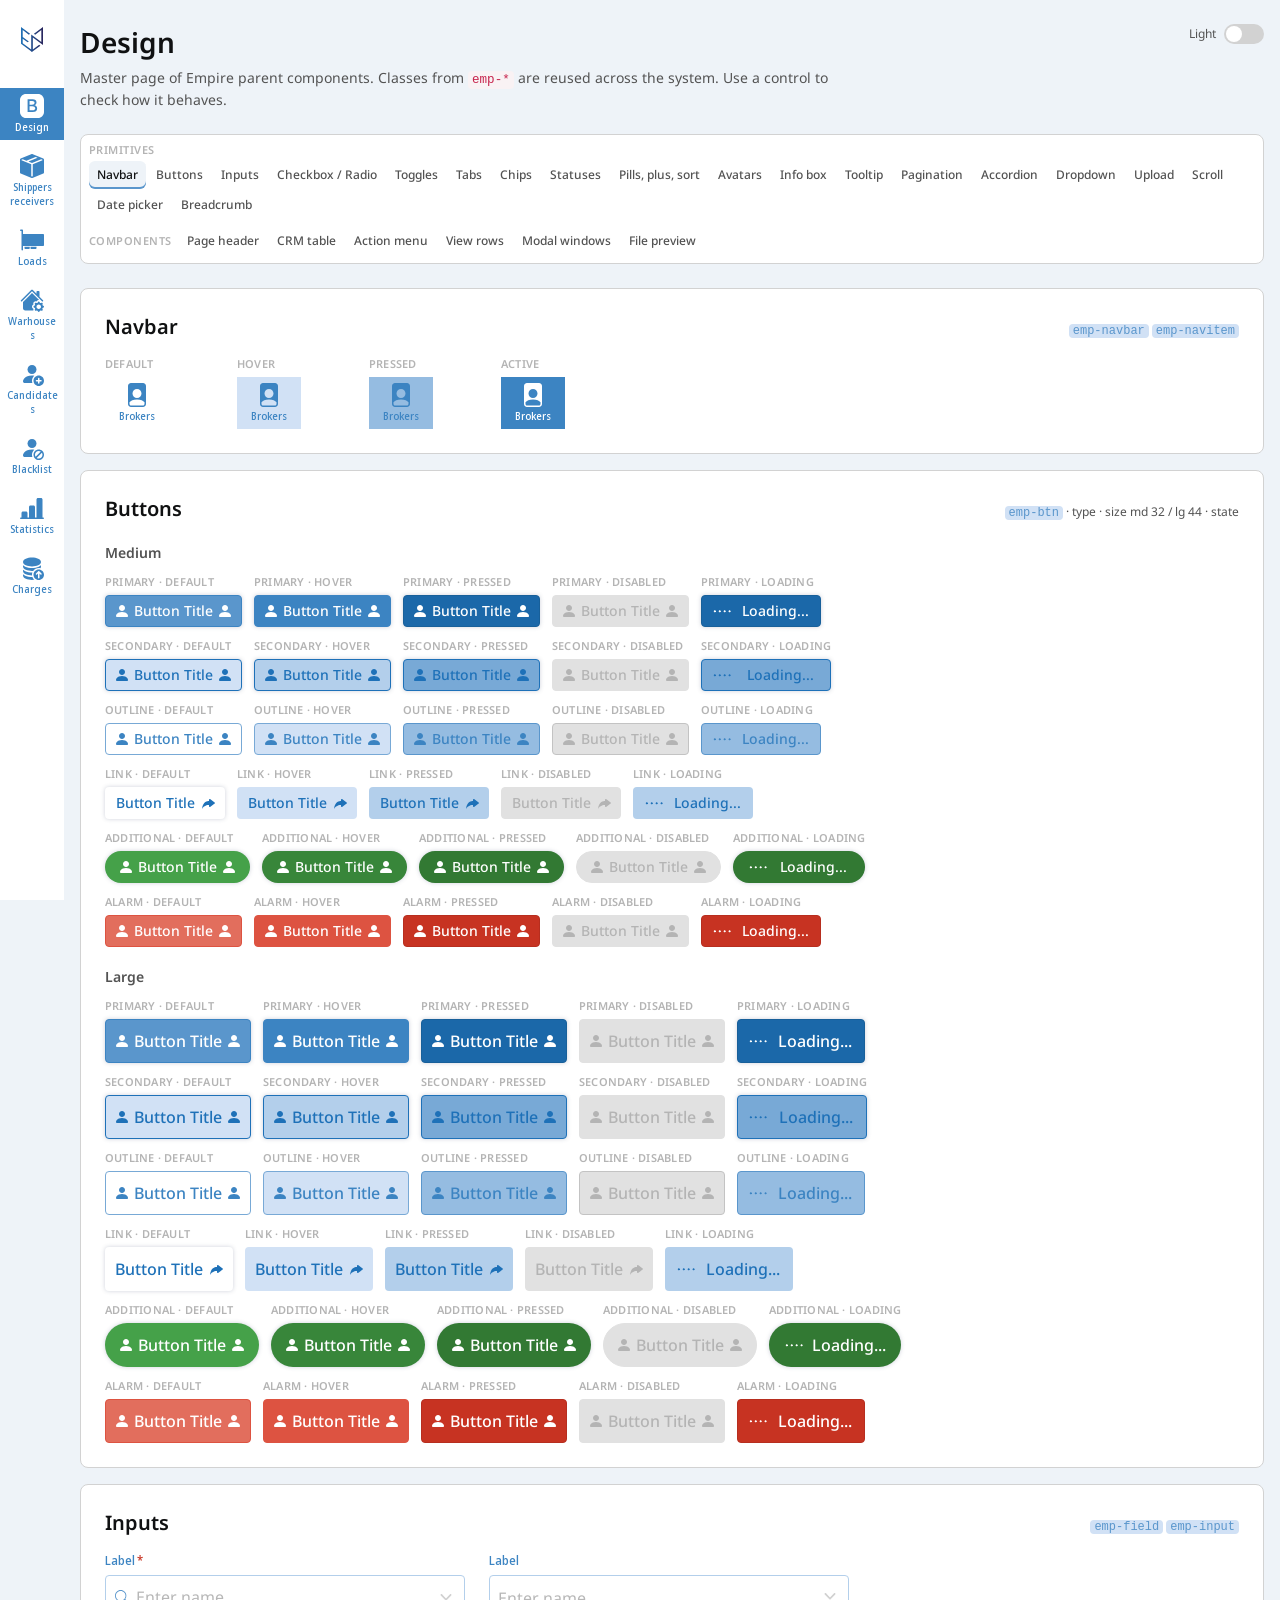
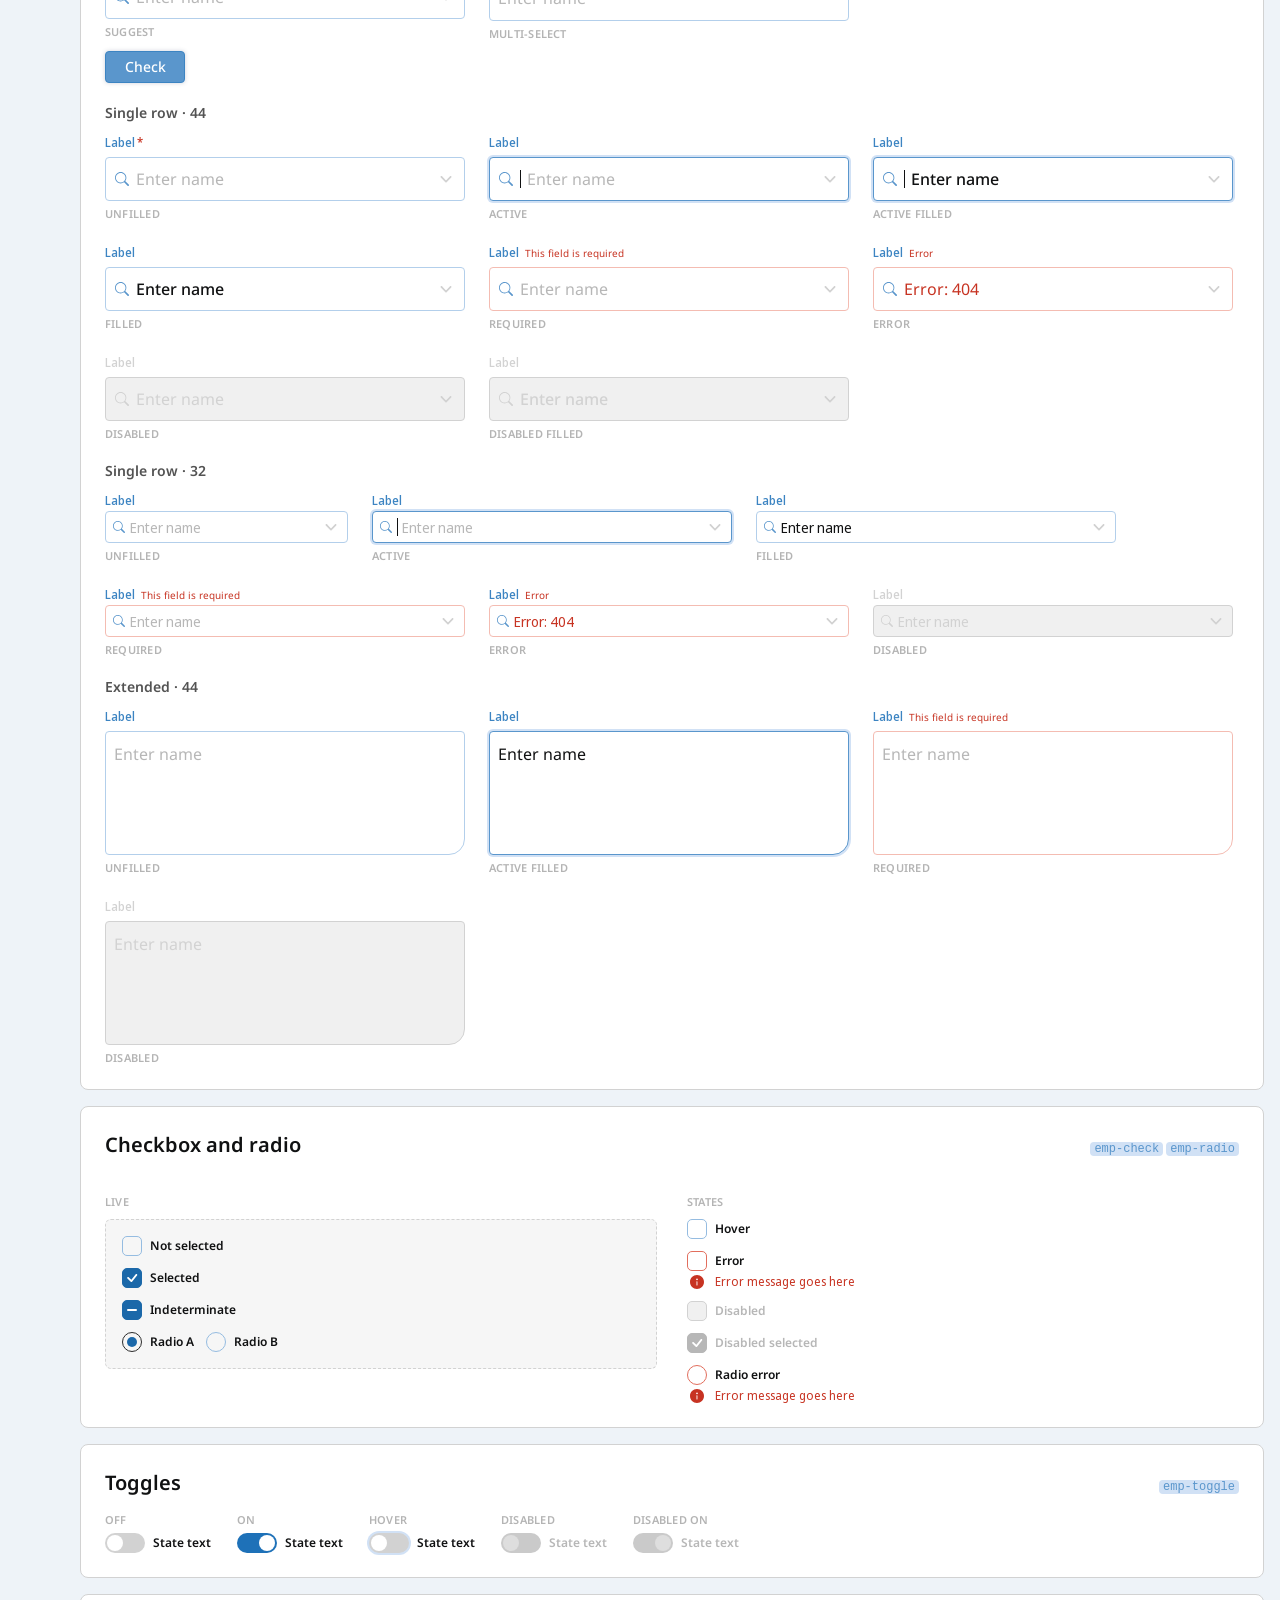
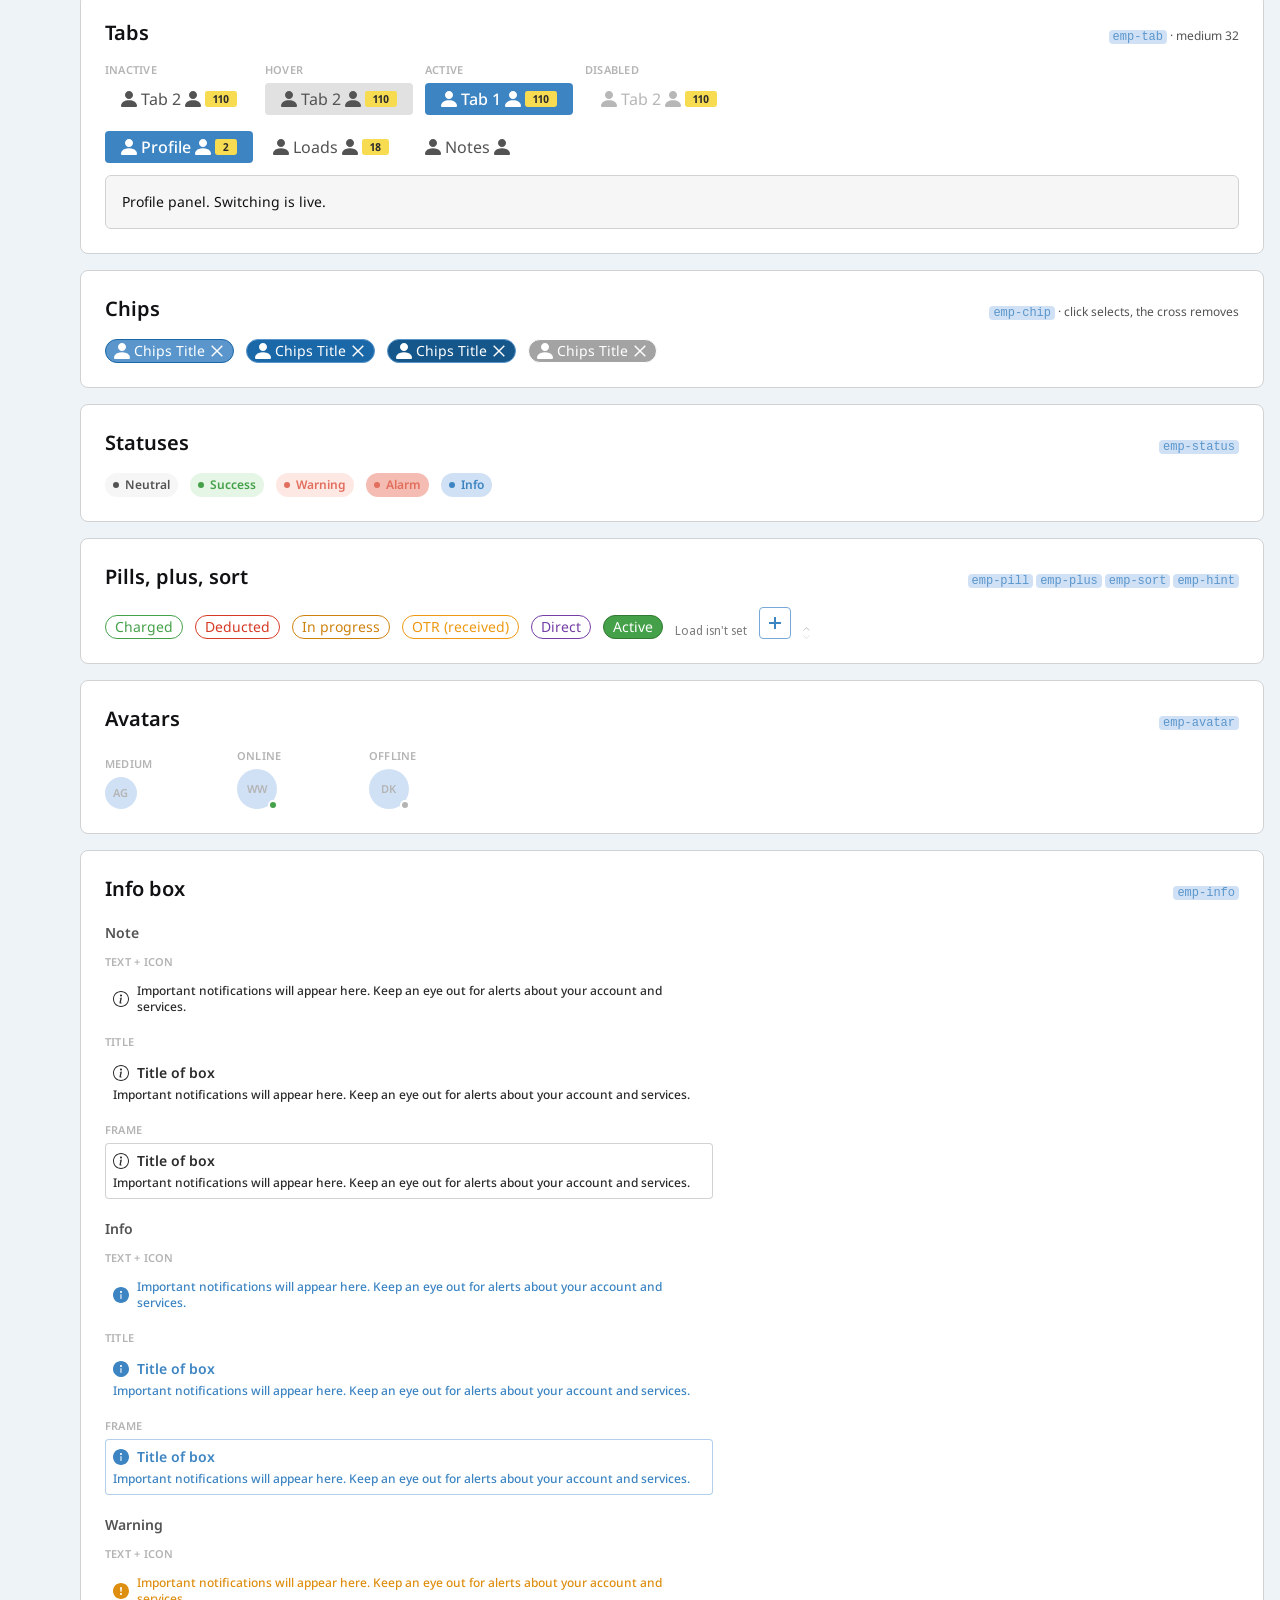
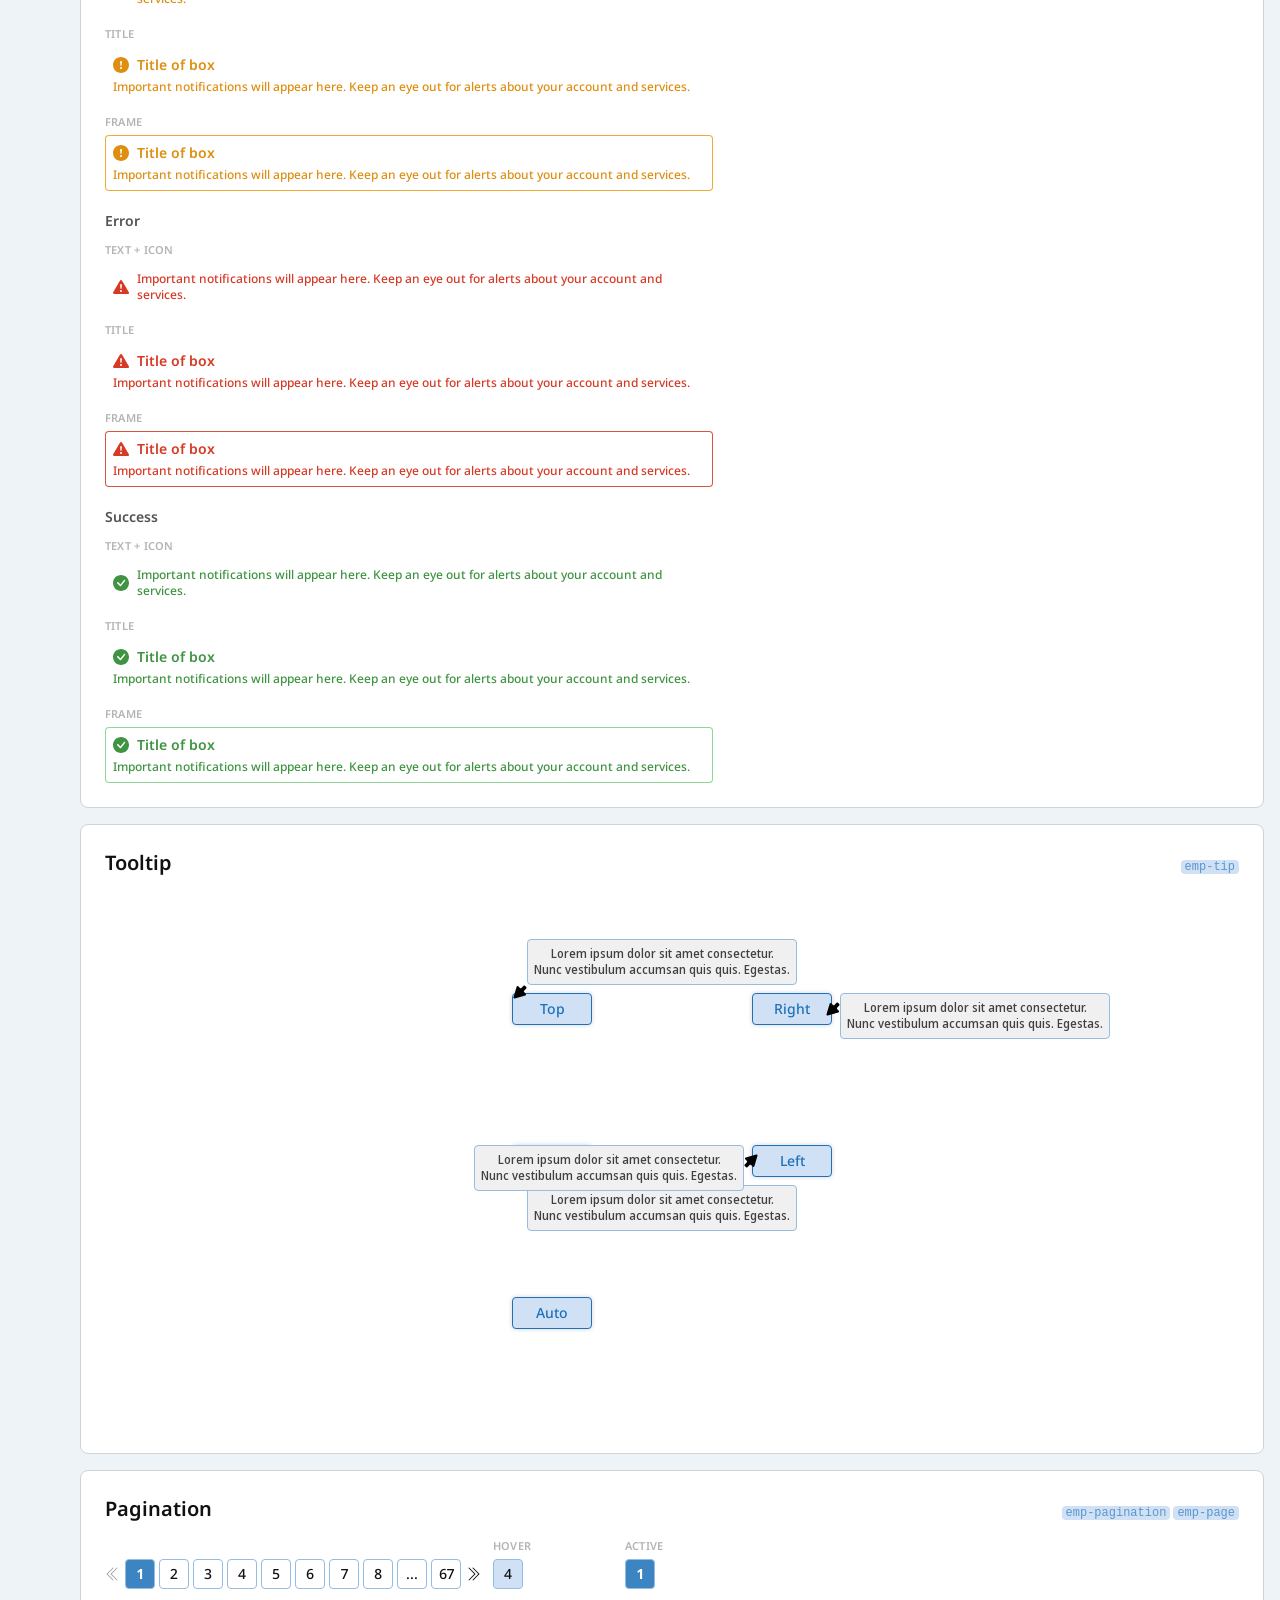
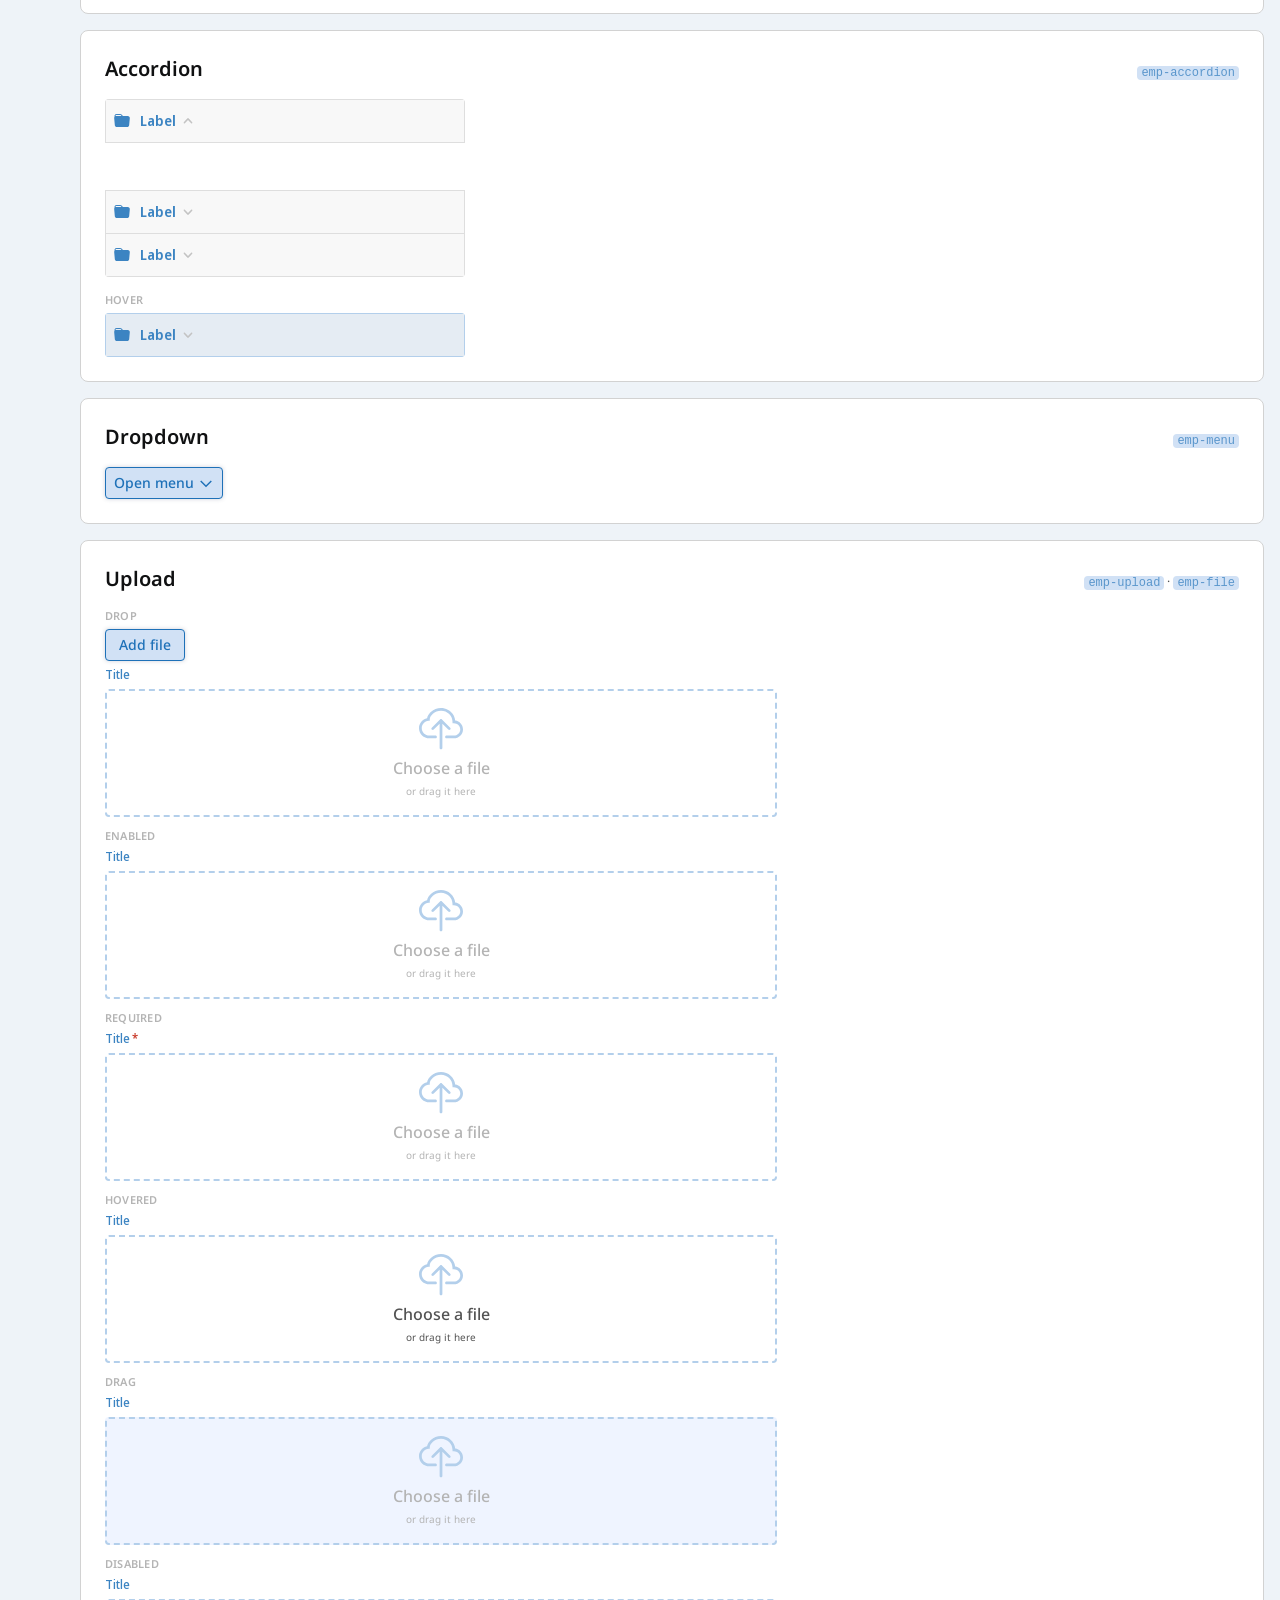
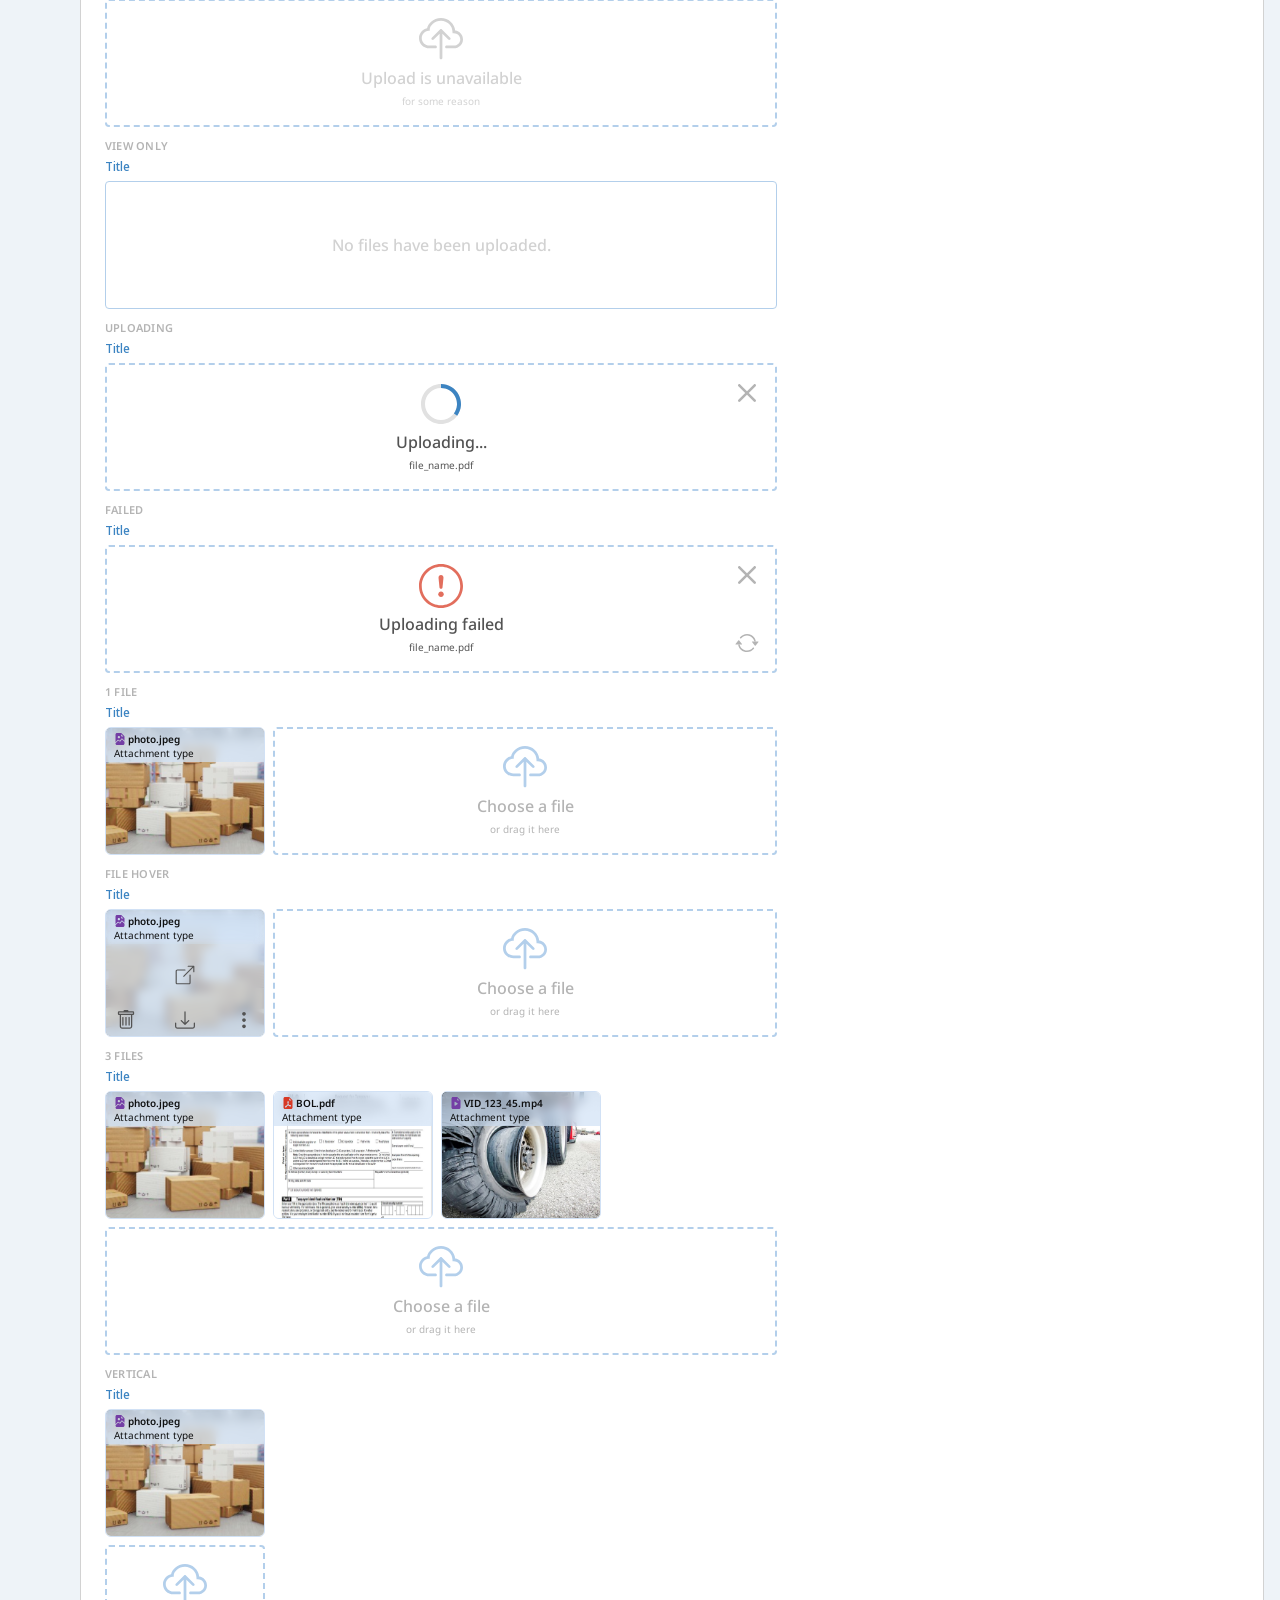
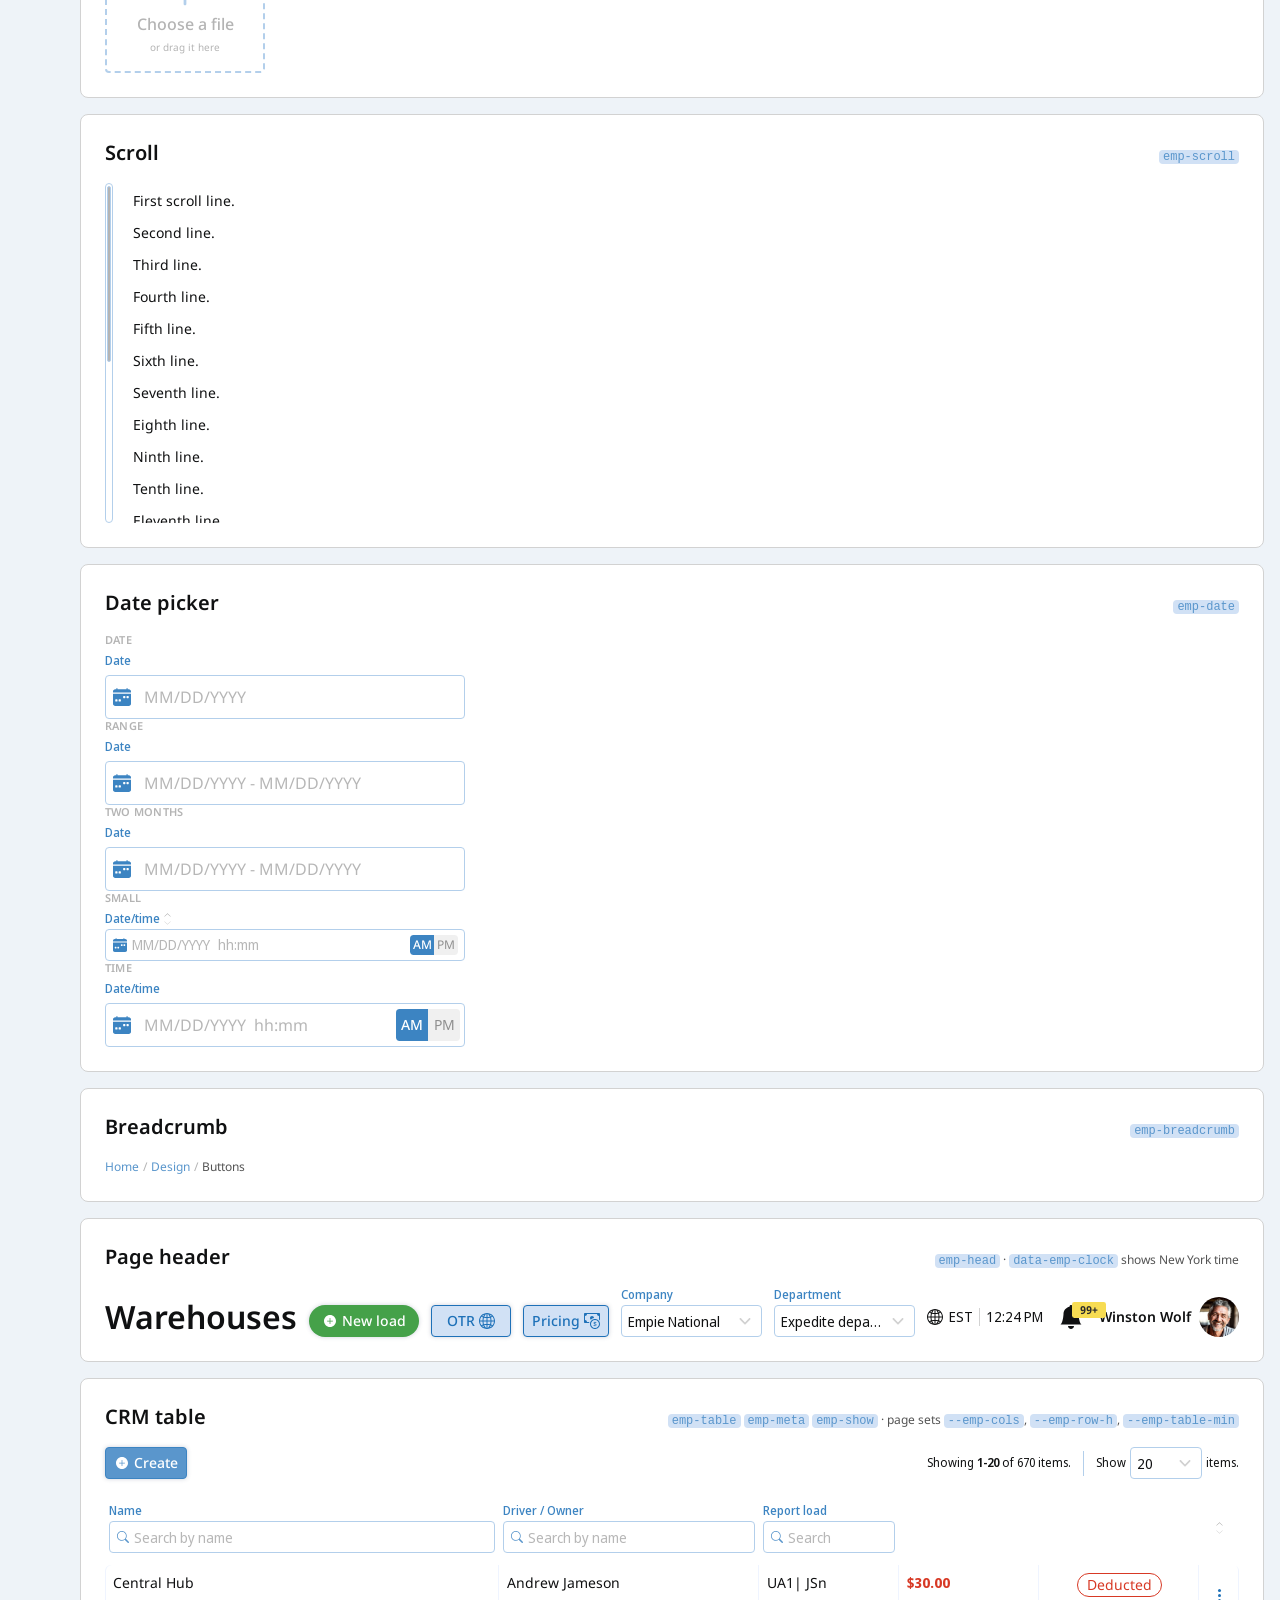
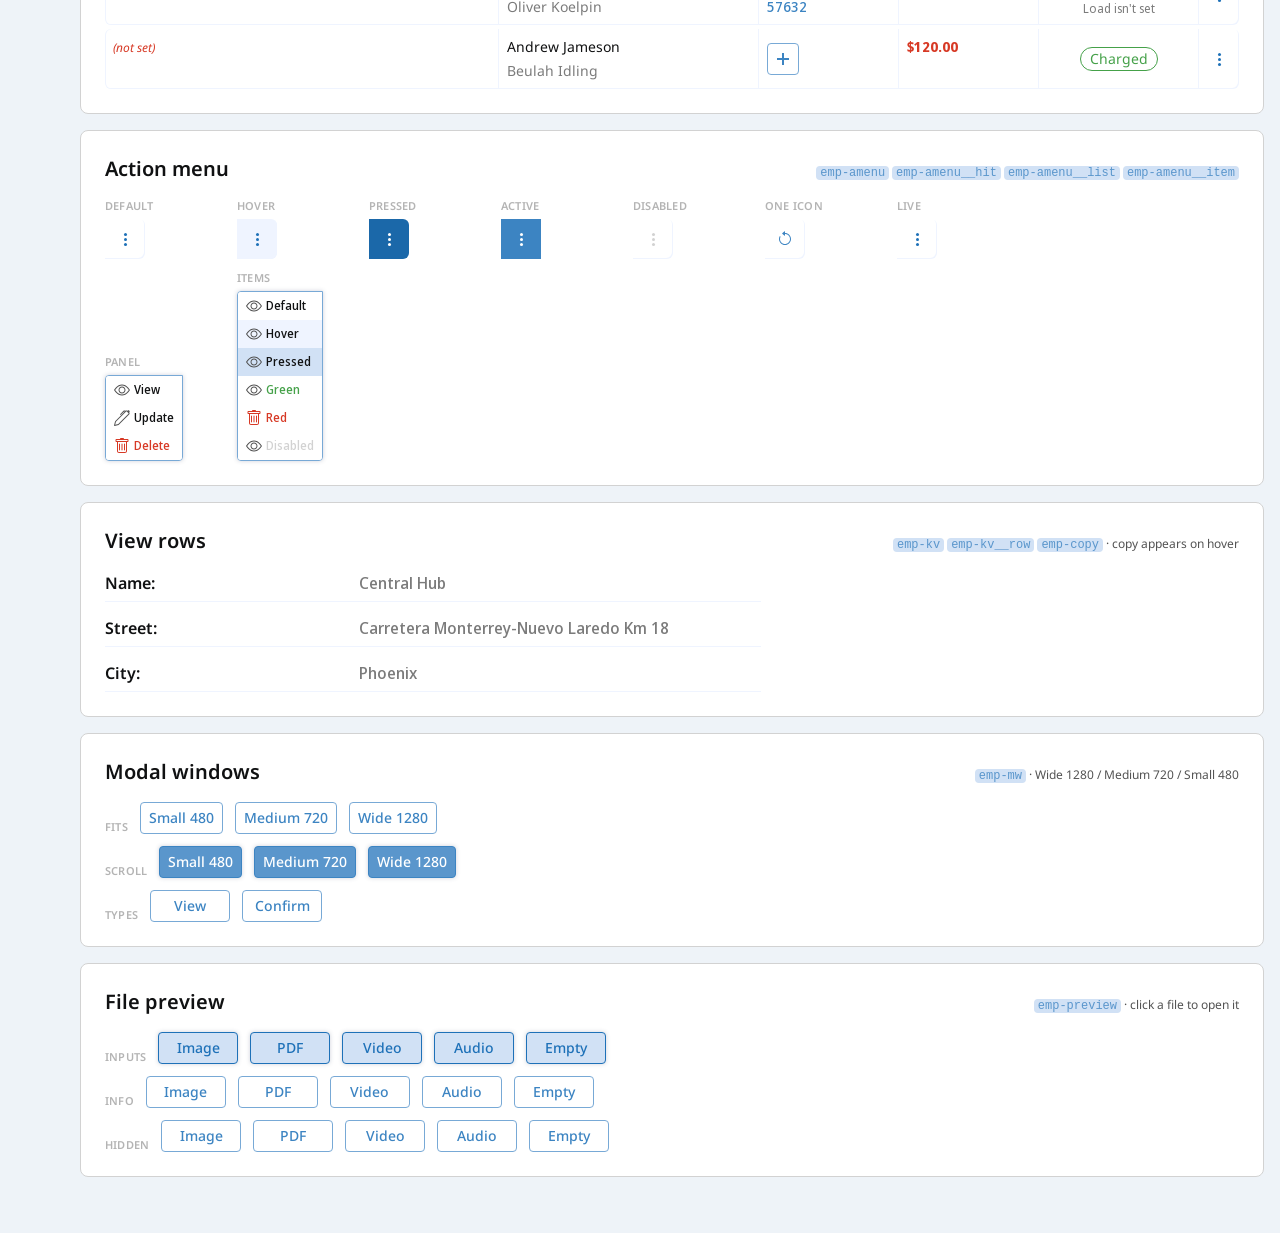
<file: index.html>
<!DOCTYPE html>
<html lang="en">
<head>
    <meta charset="UTF-8">
    <meta name="viewport" content="width=device-width, initial-scale=1.0">
    <title>Design — Empire</title>
    <link rel="preconnect" href="https://fonts.googleapis.com">
    <link rel="preconnect" href="https://fonts.gstatic.com" crossorigin>
    <link href="https://fonts.googleapis.com/css2?family=Noto+Sans+Display:wght@400;500;600&family=Noto+Sans:wdth,wght@87.5,700;100,400;100,500;100,600;100,700&display=swap" rel="stylesheet">
    <link rel="stylesheet" href="https://cdn.jsdelivr.net/npm/bootstrap@3.4.1/dist/css/bootstrap.min.css">
    <link rel="stylesheet" href="css/empire.css?v=ds7">
    <link rel="stylesheet" href="css/header.css?v=ds2">
    <link rel="stylesheet" href="css/toast.css?v=t2">
    <link rel="stylesheet" href="css/design.css?v=ds2">
    <script>
        (function () {
            var theme = localStorage.getItem("emp-theme");
            if (theme === "dark" || theme === "light") {
                document.documentElement.setAttribute("data-theme", theme);
            }
        })();
    </script>
</head>
<body>
    <svg class="emp-sprite" aria-hidden="true">
        <symbol id="i-person" viewBox="0 0 12 12"><path fill="currentColor" d="M1 12C1 12 0 12 0 11C0 10 1 7 6 7C11 7 12 10 12 11C12 12 11 12 11 12H1Z"/><path fill="currentColor" d="M6 6C7.65685 6 9 4.65685 9 3C9 1.34315 7.65685 0 6 0C4.34315 0 3 1.34315 3 3C3 4.65685 4.34315 6 6 6Z"/></symbol>
        <symbol id="i-reply" viewBox="0 0 16 16"><path fill="currentColor" d="M5.92131 11.9003L1.35312 8.61889C0.882292 8.34142 0.882292 7.65858 1.35312 7.38111L5.92131 4.09969C6.39406 3.82109 7 4.15806 7 4.71858V6C8.5 6 13 6 14 14C11.5 9.5 7 10 7 10V11.2814C7 11.8419 6.39406 12.1789 5.92131 11.9003Z"/></symbol>
        <symbol id="i-plus" viewBox="0 0 16 16"><path d="M7 2h2v5h5v2H9v5H7V9H2V7h5V2z"/></symbol>
        <symbol id="i-x" viewBox="0 0 16 16"><path d="M3.2 2.2 8 7l4.8-4.8 1 1L9 8l4.8 4.8-1 1L8 9l-4.8 4.8-1-1L7 8 2.2 3.2l1-1z"/></symbol>
        <symbol id="i-x-lg" viewBox="0 0 24 24"><path fill="currentColor" d="M3.37658 3.37658C3.87868 2.87447 4.69275 2.87447 5.19485 3.37658L12 10.1817L18.8051 3.37658C19.3073 2.87447 20.1213 2.87447 20.6234 3.37658C21.1255 3.87868 21.1255 4.69275 20.6234 5.19485L13.8183 12L20.6234 18.8051C21.1255 19.3073 21.1255 20.1213 20.6234 20.6234C20.1213 21.1255 19.3073 21.1255 18.8051 20.6234L12 13.8183L5.19485 20.6234C4.69275 21.1255 3.87868 21.1255 3.37658 20.6234C2.87447 20.1213 2.87447 19.3073 3.37658 18.8051L10.1817 12L3.37658 5.19485C2.87447 4.69275 2.87447 3.87868 3.37658 3.37658Z"/></symbol>
        <symbol id="i-zoom-in" viewBox="0 0 24 24"><path fill="currentColor" fill-rule="evenodd" d="M9.75 18C14.3063 18 18 14.3063 18 9.75C18 5.19365 14.3063 1.5 9.75 1.5C5.19365 1.5 1.5 5.19365 1.5 9.75C1.5 14.3063 5.19365 18 9.75 18ZM19.5 9.75C19.5 15.1348 15.1348 19.5 9.75 19.5C4.36522 19.5 0 15.1348 0 9.75C0 4.36522 4.36522 0 9.75 0C15.1348 0 19.5 4.36522 19.5 9.75Z"/><path fill="currentColor" d="M15.5158 17.6132C15.5601 17.6732 15.6093 17.7307 15.6636 17.785L21.4393 23.5607C22.0251 24.1465 22.9749 24.1465 23.5607 23.5607C24.1465 22.9749 24.1465 22.0251 23.5607 21.4393L17.785 15.6636C17.7307 15.6093 17.6732 15.5601 17.6132 15.5158C17.0248 16.3169 16.3169 17.0248 15.5158 17.6132Z"/><path fill="currentColor" fill-rule="evenodd" d="M9.75 4.5C10.1642 4.5 10.5 4.83579 10.5 5.25V9H14.25C14.6642 9 15 9.33579 15 9.75C15 10.1642 14.6642 10.5 14.25 10.5H10.5V14.25C10.5 14.6642 10.1642 15 9.75 15C9.33579 15 9 14.6642 9 14.25V10.5H5.25C4.83579 10.5 4.5 10.1642 4.5 9.75C4.5 9.33579 4.83579 9 5.25 9H9V5.25C9 4.83579 9.33579 4.5 9.75 4.5Z"/></symbol>
        <symbol id="i-zoom-out" viewBox="0 0 24 24"><path fill="currentColor" fill-rule="evenodd" d="M9.75 18C14.3063 18 18 14.3063 18 9.75C18 5.19365 14.3063 1.5 9.75 1.5C5.19365 1.5 1.5 5.19365 1.5 9.75C1.5 14.3063 5.19365 18 9.75 18ZM19.5 9.75C19.5 15.1348 15.1348 19.5 9.75 19.5C4.36522 19.5 0 15.1348 0 9.75C0 4.36522 4.36522 0 9.75 0C15.1348 0 19.5 4.36522 19.5 9.75Z"/><path fill="currentColor" d="M15.5158 17.6132C15.5601 17.6732 15.6093 17.7307 15.6636 17.785L21.4393 23.5607C22.0251 24.1465 22.9749 24.1465 23.5607 23.5607C24.1465 22.9749 24.1465 22.0251 23.5607 21.4393L17.785 15.6636C17.7307 15.6093 17.6732 15.5601 17.6132 15.5158C17.0248 16.3169 16.3169 17.0248 15.5158 17.6132Z"/><path fill="currentColor" fill-rule="evenodd" d="M4.5 9.75C4.5 9.33579 4.83579 9 5.25 9H14.25C14.6642 9 15 9.33579 15 9.75C15 10.1642 14.6642 10.5 14.25 10.5H5.25C4.83579 10.5 4.5 10.1642 4.5 9.75Z"/></symbol>
        <symbol id="i-play" viewBox="0 0 24 24"><path fill="currentColor" d="M18.8946 13.0449L9.34919 18.5827C8.53875 19.0529 7.5 18.4842 7.5 17.5383V6.46269C7.5 5.51674 8.53875 4.94806 9.34919 5.41824L18.8946 10.956C19.7018 11.4243 19.7018 12.5767 18.8946 13.0449Z"/></symbol>
        <symbol id="i-play-lg" viewBox="0 0 40 40"><path fill="currentColor" d="M31.4911 21.7416L15.582 30.9712C14.2313 31.7549 12.5 30.8071 12.5 29.2305V10.7711C12.5 9.19456 14.2313 8.24677 15.582 9.0304L31.4911 18.2601C32.8363 19.0405 32.8363 20.9611 31.4911 21.7416Z"/></symbol>
        <symbol id="i-volume" viewBox="0 0 24 24"><path fill="currentColor" d="M17.3033 21.0156C19.6106 18.7083 21.0377 15.5208 21.0377 12C21.0377 8.47919 19.6106 5.29169 17.3033 2.98439L16.2426 4.04505C18.2785 6.0809 19.5377 8.8934 19.5377 12C19.5377 15.1066 18.2785 17.9191 16.2426 19.955L17.3033 21.0156Z"/><path fill="currentColor" d="M15.182 18.8943C16.9464 17.1299 18.0377 14.6924 18.0377 12C18.0377 9.30761 16.9464 6.87011 15.182 5.10571L14.1213 6.16637C15.6143 7.65933 16.5377 9.72183 16.5377 12C16.5377 14.2782 15.6143 16.3407 14.1213 17.8336L15.182 18.8943Z"/><path fill="currentColor" d="M13.0607 16.773C14.2822 15.5515 15.0377 13.864 15.0377 12C15.0377 10.136 14.2822 8.44854 13.0607 7.22703L12 8.28769C12.9501 9.23775 13.5377 10.5503 13.5377 12C13.5377 13.4497 12.9501 14.7622 12 15.7123L13.0607 16.773Z"/><path fill="currentColor" d="M10.0749 5.32403C10.3347 5.44892 10.5 5.7117 10.5 6.00001V18C10.5 18.2883 10.3347 18.5511 10.0749 18.676C9.81504 18.8009 9.50661 18.7658 9.28148 18.5857L5.73691 15.75H2.25C1.83579 15.75 1.5 15.4142 1.5 15V9.00001C1.5 8.58579 1.83579 8.25001 2.25 8.25001H5.73691L9.28148 5.41436C9.50661 5.23425 9.81504 5.19914 10.0749 5.32403Z"/></symbol>
        <symbol id="i-dots" viewBox="0 0 24 24"><path fill="currentColor" d="M14.25 19.5C14.25 20.7426 13.2426 21.75 12 21.75C10.7574 21.75 9.75 20.7426 9.75 19.5C9.75 18.2574 10.7574 17.25 12 17.25C13.2426 17.25 14.25 18.2574 14.25 19.5ZM14.25 12C14.25 13.2426 13.2426 14.25 12 14.25C10.7574 14.25 9.75 13.2426 9.75 12C9.75 10.7574 10.7574 9.75 12 9.75C13.2426 9.75 14.25 10.7574 14.25 12ZM14.25 4.5C14.25 5.74264 13.2426 6.75 12 6.75C10.7574 6.75 9.75 5.74264 9.75 4.5C9.75 3.25736 10.7574 2.25 12 2.25C13.2426 2.25 14.25 3.25736 14.25 4.5Z"/></symbol>
        <symbol id="i-expand" viewBox="0 0 24 24"><g transform="translate(0.038 15.037)"><path fill="currentColor" fill-rule="evenodd" d="M8.70495 0.21967C8.41206 -0.0732233 7.93718 -0.0732233 7.64429 0.21967L1.5 6.36396L1.5 2.2123C1.5 1.79809 1.16421 1.4623 0.750001 1.4623C0.335788 1.4623 0 1.79809 5.05762e-07 2.2123L0 8.17462C0 8.58883 0.335788 8.92462 0.750001 8.92462L6.71225 8.92462C7.12647 8.92462 7.46225 8.58883 7.46225 8.17462C7.46225 7.7604 7.12647 7.42462 6.71225 7.42462L2.56066 7.42462L8.70495 1.28033C8.99784 0.987437 8.99784 0.512563 8.70495 0.21967Z"/></g><g transform="translate(23.962 8.963) scale(-1 -1)"><path fill="currentColor" fill-rule="evenodd" d="M8.70495 0.21967C8.41206 -0.0732233 7.93718 -0.0732233 7.64429 0.21967L1.5 6.36396L1.5 2.2123C1.5 1.79809 1.16421 1.4623 0.750001 1.4623C0.335788 1.4623 0 1.79809 5.05762e-07 2.2123L0 8.17462C0 8.58883 0.335788 8.92462 0.750001 8.92462L6.71225 8.92462C7.12647 8.92462 7.46225 8.58883 7.46225 8.17462C7.46225 7.7604 7.12647 7.42462 6.71225 7.42462L2.56066 7.42462L8.70495 1.28033C8.99784 0.987437 8.99784 0.512563 8.70495 0.21967Z"/></g></symbol>
        <symbol id="i-fullscreen" viewBox="0 0 24 24"><g transform="translate(0.038 15.037)"><path fill="currentColor" fill-rule="evenodd" d="M8.70495 0.21967C8.41206 -0.0732233 7.93718 -0.0732233 7.64429 0.21967L1.5 6.36396L1.5 2.2123C1.5 1.79809 1.16421 1.4623 0.750001 1.4623C0.335788 1.4623 0 1.79809 5.05762e-07 2.2123L0 8.17462C0 8.58883 0.335788 8.92462 0.750001 8.92462L6.71225 8.92462C7.12647 8.92462 7.46225 8.58883 7.46225 8.17462C7.46225 7.7604 7.12647 7.42462 6.71225 7.42462L2.56066 7.42462L8.70495 1.28033C8.99784 0.987437 8.99784 0.512563 8.70495 0.21967Z"/></g><g transform="translate(23.962 15.037) scale(-1 1)"><path fill="currentColor" fill-rule="evenodd" d="M8.70495 0.21967C8.41206 -0.0732233 7.93718 -0.0732233 7.64429 0.21967L1.5 6.36396L1.5 2.2123C1.5 1.79809 1.16421 1.4623 0.750001 1.4623C0.335788 1.4623 0 1.79809 5.05762e-07 2.2123L0 8.17462C0 8.58883 0.335788 8.92462 0.750001 8.92462L6.71225 8.92462C7.12647 8.92462 7.46225 8.58883 7.46225 8.17462C7.46225 7.7604 7.12647 7.42462 6.71225 7.42462L2.56066 7.42462L8.70495 1.28033C8.99784 0.987437 8.99784 0.512563 8.70495 0.21967Z"/></g><g transform="translate(23.962 8.963) scale(-1 -1)"><path fill="currentColor" fill-rule="evenodd" d="M8.70495 0.21967C8.41206 -0.0732233 7.93718 -0.0732233 7.64429 0.21967L1.5 6.36396L1.5 2.2123C1.5 1.79809 1.16421 1.4623 0.750001 1.4623C0.335788 1.4623 0 1.79809 5.05762e-07 2.2123L0 8.17462C0 8.58883 0.335788 8.92462 0.750001 8.92462L6.71225 8.92462C7.12647 8.92462 7.46225 8.58883 7.46225 8.17462C7.46225 7.7604 7.12647 7.42462 6.71225 7.42462L2.56066 7.42462L8.70495 1.28033C8.99784 0.987437 8.99784 0.512563 8.70495 0.21967Z"/></g><g transform="translate(0.038 8.963) scale(1 -1)"><path fill="currentColor" fill-rule="evenodd" d="M8.70495 0.21967C8.41206 -0.0732233 7.93718 -0.0732233 7.64429 0.21967L1.5 6.36396L1.5 2.2123C1.5 1.79809 1.16421 1.4623 0.750001 1.4623C0.335788 1.4623 0 1.79809 5.05762e-07 2.2123L0 8.17462C0 8.58883 0.335788 8.92462 0.750001 8.92462L6.71225 8.92462C7.12647 8.92462 7.46225 8.58883 7.46225 8.17462C7.46225 7.7604 7.12647 7.42462 6.71225 7.42462L2.56066 7.42462L8.70495 1.28033C8.99784 0.987437 8.99784 0.512563 8.70495 0.21967Z"/></g></symbol>
        <symbol id="i-chevron" viewBox="0 0 16 16"><path d="M3.2 5.5 8 10.3l4.8-4.8 1 1L8 12.3 2.2 6.5l1-1z"/></symbol>
        <symbol id="i-chevron-sm" viewBox="0 0 16 16"><path fill="currentColor" fill-rule="evenodd" d="M4.09012 6.09298C4.21028 5.969 4.4051 5.969 4.52526 6.09298L8 9.67802L11.4747 6.09298C11.5949 5.969 11.7897 5.969 11.9099 6.09298C12.03 6.21695 12.03 6.41796 11.9099 6.54194L8.21757 10.3515C8.09741 10.4754 7.90259 10.4754 7.78243 10.3515L4.09012 6.54194C3.96996 6.41796 3.96996 6.21695 4.09012 6.09298Z"/><path fill="currentColor" fill-rule="evenodd" d="M3.80289 5.81459C4.08021 5.52847 4.53517 5.52847 4.81249 5.81459L8 9.10329L11.1875 5.81459C11.4648 5.52847 11.9198 5.52847 12.1971 5.81459C12.4676 6.0937 12.4676 6.54121 12.1971 6.82032L11.9099 6.54194L12.1971 6.82032L8.5048 10.6298C8.22748 10.916 7.77252 10.916 7.4952 10.6298L3.80289 6.82032C3.53237 6.54121 3.53237 6.0937 3.80289 5.81459"/></symbol>
        <symbol id="i-folder" viewBox="0 0 16 16"><path fill="currentColor" d="M9.82843 3H13.8099C14.986 3 15.9082 4.00984 15.8017 5.18107L15.1654 12.1811C15.0717 13.2112 14.208 14 13.1736 14H2.82643C1.79202 14 0.928294 13.2112 0.834643 12.1811L0.19828 5.18107C0.154224 4.69646 0.286278 4.23948 0.539556 3.87023L0.5 3C0.5 1.89543 1.39543 1 2.5 1H6.17157C6.70201 1 7.21071 1.21071 7.58579 1.58579L8.41421 2.41421C8.78929 2.78929 9.29799 3 9.82843 3ZM1.50647 3.11964C1.71927 3.04231 1.94935 3 2.19007 3H7.58579L6.87868 2.29289C6.69114 2.10536 6.43679 2 6.17157 2H2.5C1.95402 2 1.51024 2.43755 1.50017 2.98112L1.50647 3.11964Z"/></symbol>
        <symbol id="i-chevron-left" viewBox="0 0 16 16"><path fill="currentColor" fill-rule="evenodd" d="M8.35355 1.64645C8.54882 1.84171 8.54882 2.15829 8.35355 2.35355L2.70711 8L8.35355 13.6464C8.54882 13.8417 8.54882 14.1583 8.35355 14.3536C8.15829 14.5488 7.84171 14.5488 7.64645 14.3536L1.64645 8.35355C1.45118 8.15829 1.45118 7.84171 1.64645 7.64645L7.64645 1.64645C7.84171 1.45118 8.15829 1.45118 8.35355 1.64645Z"/><path fill="currentColor" fill-rule="evenodd" d="M12.3536 1.64645C12.5488 1.84171 12.5488 2.15829 12.3536 2.35355L6.70711 8L12.3536 13.6464C12.5488 13.8417 12.5488 14.1583 12.3536 14.3536C12.1583 14.5488 11.8417 14.5488 11.6464 14.3536L5.64645 8.35355C5.45118 8.15829 5.45118 7.84171 5.64645 7.64645L11.6464 1.64645C11.8417 1.45118 12.1583 1.45118 12.3536 1.64645Z"/></symbol>
        <symbol id="i-chevron-right" viewBox="0 0 16 16"><path fill="currentColor" fill-rule="evenodd" d="M3.64645 1.64645C3.84171 1.45118 4.15829 1.45118 4.35355 1.64645L10.3536 7.64645C10.5488 7.84171 10.5488 8.15829 10.3536 8.35355L4.35355 14.3536C4.15829 14.5488 3.84171 14.5488 3.64645 14.3536C3.45118 14.1583 3.45118 13.8417 3.64645 13.6464L9.29289 8L3.64645 2.35355C3.45118 2.15829 3.45118 1.84171 3.64645 1.64645Z"/><path fill="currentColor" fill-rule="evenodd" d="M7.64645 1.64645C7.84171 1.45118 8.15829 1.45118 8.35355 1.64645L14.3536 7.64645C14.5488 7.84171 14.5488 8.15829 14.3536 8.35355L8.35355 14.3536C8.15829 14.5488 7.84171 14.5488 7.64645 14.3536C7.45118 14.1583 7.45118 13.8417 7.64645 13.6464L13.2929 8L7.64645 2.35355C7.45118 2.15829 7.45118 1.84171 7.64645 1.64645Z"/></symbol>
        <symbol id="i-search" viewBox="0 0 16 16"><path d="M7 1.5a5.5 5.5 0 0 1 4.4 8.8l3 3-1.1 1.1-3-3A5.5 5.5 0 1 1 7 1.5zm0 2a3.5 3.5 0 1 0 0 7 3.5 3.5 0 0 0 0-7z"/></symbol>
        <symbol id="i-input-search" viewBox="0 0 14 14"><path fill="currentColor" d="M10.2744 9.0509C10.9663 8.10889 11.375 6.94592 11.375 5.6875C11.375 2.54638 8.82862 0 5.6875 0C2.54638 0 0 2.54638 0 5.6875C0 8.82862 2.54638 11.375 5.6875 11.375C6.94626 11.375 8.10951 10.9661 9.05166 10.2738L9.0509 10.2744C9.07671 10.3094 9.10545 10.3429 9.13713 10.3746L12.5063 13.7437C12.848 14.0854 13.402 14.0854 13.7437 13.7437C14.0854 13.402 14.0854 12.848 13.7437 12.5063L10.3746 9.13713C10.3429 9.10545 10.3094 9.07671 10.2744 9.0509ZM10.5 5.6875C10.5 8.34537 8.34537 10.5 5.6875 10.5C3.02963 10.5 0.875 8.34537 0.875 5.6875C0.875 3.02963 3.02963 0.875 5.6875 0.875C8.34537 0.875 10.5 3.02963 10.5 5.6875Z"/></symbol>
        <symbol id="i-input-search-sm" viewBox="0 0 12 12"><path fill="currentColor" d="M8.80662 7.75792C9.39969 6.95048 9.75 5.95365 9.75 4.875C9.75 2.18261 7.56739 0 4.875 0C2.18261 0 0 2.18261 0 4.875C0 7.56739 2.18261 9.75 4.875 9.75C5.95394 9.75 6.95101 9.3995 7.75856 8.80614L7.75792 8.80662C7.78004 8.83661 7.80467 8.86533 7.83182 8.89248L10.7197 11.7803C11.0126 12.0732 11.4874 12.0732 11.7803 11.7803C12.0732 11.4874 12.0732 11.0126 11.7803 10.7197L8.89248 7.83182C8.86533 7.80467 8.83661 7.78004 8.80662 7.75792ZM9 4.875C9 7.15317 7.15317 9 4.875 9C2.59683 9 0.75 7.15317 0.75 4.875C0.75 2.59683 2.59683 0.75 4.875 0.75C7.15317 0.75 9 2.59683 9 4.875Z"/></symbol>
        <symbol id="i-input-chevron" viewBox="0 0 20 20"><path fill="currentColor" fill-rule="evenodd" d="M5.11265 7.61622C5.26285 7.46125 5.50638 7.46125 5.65658 7.61622L10 12.0975L14.3434 7.61622C14.4936 7.46125 14.7371 7.46125 14.8873 7.61622C15.0376 7.77119 15.0376 8.02245 14.8873 8.17742L10.272 12.9393C10.1218 13.0943 9.87824 13.0943 9.72804 12.9393L5.11265 8.17742C4.96245 8.02245 4.96245 7.77119 5.11265 7.61622Z"/><path fill="currentColor" fill-rule="evenodd" d="M4.75362 7.26824C5.10027 6.91058 5.66896 6.91058 6.01561 7.26824L10 11.3791L13.9844 7.26824C14.331 6.91058 14.8997 6.91058 15.2464 7.26824C15.5845 7.61713 15.5845 8.17651 15.2464 8.52541L14.8873 8.17742M14.8873 8.17742L15.2464 8.52541L10.631 13.2873C10.2843 13.645 9.71565 13.645 9.369 13.2873L4.75362 8.52541C4.41546 8.17651 4.41546 7.61713 4.75362 7.26824"/></symbol>
        <symbol id="i-chip-x" viewBox="0 0 16 16"><path fill="currentColor" d="M2.25105 2.25105C2.58579 1.91632 3.1285 1.91632 3.46323 2.25105L8 6.78782L12.5368 2.25105C12.8715 1.91632 13.4142 1.91632 13.7489 2.25105C14.0837 2.58579 14.0837 3.1285 13.7489 3.46323L9.21218 8L13.7489 12.5368C14.0837 12.8715 14.0837 13.4142 13.7489 13.7489C13.4142 14.0837 12.8715 14.0837 12.5368 13.7489L8 9.21218L3.46323 13.7489C3.1285 14.0837 2.58579 14.0837 2.25105 13.7489C1.91632 13.4142 1.91632 12.8715 2.25105 12.5368L6.78782 8L2.25105 3.46323C1.91632 3.1285 1.91632 2.58579 2.25105 2.25105Z"/></symbol>
<symbol id="i-question" viewBox="0 0 24 24"><path fill="currentColor" d="M6.80977 0.21967C6.95042 0.0790176 7.14118 0 7.3401 0H16.6599C16.8588 0 17.0496 0.0790176 17.1902 0.21967L23.7803 6.80977C23.921 6.95042 24 7.14118 24 7.3401V16.6599C24 16.8588 23.921 17.0496 23.7803 17.1902L17.1902 23.7803C17.0496 23.921 16.8588 24 16.6599 24H7.3401C7.14118 24 6.95042 23.921 6.80977 23.7803L0.21967 17.1902C0.0790176 17.0496 0 16.8588 0 16.6599V7.3401C0 7.14118 0.0790176 6.95042 0.21967 6.80977L6.80977 0.21967ZM7.65076 1.5L1.5 7.65076V16.3492L7.65076 22.5H16.3492L22.5 16.3492V7.65076L16.3492 1.5H7.65076Z"/><path fill="currentColor" d="M7.88267 8.67922C7.87128 8.88355 8.03986 9.04907 8.2445 9.04907H9.48123C9.68834 9.04907 9.85302 8.88019 9.88084 8.67496C10.0143 7.69077 10.6898 6.97339 11.8938 6.97339C12.9221 6.97339 13.8648 7.48755 13.8648 8.72534C13.8648 9.67749 13.303 10.1155 12.4175 10.782C11.4082 11.5151 10.6084 12.3721 10.6656 13.7622L10.67 14.0874C10.6728 14.2925 10.8399 14.4573 11.045 14.4573H12.2615C12.4686 14.4573 12.6365 14.2894 12.6365 14.0823V13.9241C12.6365 12.8481 13.0459 12.5339 14.1504 11.696C15.0645 11.001 16.0166 10.2297 16.0166 8.61108C16.0166 6.34497 14.1028 5.25 12.0081 5.25C10.1075 5.25 8.02446 6.13592 7.88267 8.67922ZM10.218 17.3232C10.218 18.123 10.856 18.7134 11.732 18.7134C12.646 18.7134 13.2744 18.123 13.2744 17.3232C13.2744 16.4949 12.646 15.9141 11.732 15.9141C10.856 15.9141 10.218 16.4949 10.218 17.3232Z"/></symbol>
        <symbol id="i-info" viewBox="0 0 16 16"><path d="M8 1.5a6.5 6.5 0 1 1 0 13 6.5 6.5 0 0 1 0-13zM7.2 7h1.6v5H7.2V7zm0-2.5h1.6V6H7.2V4.5z"/></symbol>
        <symbol id="i-info-fill" viewBox="0 0 14 14"><path fill="currentColor" d="M7 0C10.866 0 14 3.13401 14 7C14 10.866 10.866 14 7 14C3.13401 14 0 10.866 0 7C0 3.13401 3.13401 0 7 0ZM6.99902 6.125C6.75066 6.125 6.54229 6.31342 6.51758 6.56055V9.62891C6.47096 10.0951 6.53054 10.5 6.99902 10.5C7.46705 10.4998 7.48406 10.0977 7.4375 9.63184V6.5625C7.4128 6.31549 7.24719 6.12518 6.99902 6.125ZM7 3.5C6.51675 3.5 6.125 3.89175 6.125 4.375C6.125 4.85825 6.51675 5.25 7 5.25C7.48325 5.25 7.875 4.85825 7.875 4.375C7.875 3.89175 7.48325 3.5 7 3.5Z"/></symbol>
        <symbol id="i-check" viewBox="0 0 20 20"><path fill="currentColor" d="M13.712 6.21209C14.0782 5.84597 14.6717 5.84597 15.0379 6.21209C15.3995 6.57371 15.4039 7.15727 15.0512 7.52434L10.0609 13.7622C10.0537 13.7712 10.046 13.7798 10.0379 13.7879C9.67175 14.154 9.07816 14.154 8.71204 13.7879L5.40398 10.4799C5.03787 10.1137 5.03787 9.52015 5.40398 9.15403C5.7701 8.78791 6.36369 8.78791 6.72981 9.15403L9.34671 11.7709L13.6872 6.24013C13.6949 6.23029 13.7032 6.22093 13.712 6.21209Z"/></symbol>
        <symbol id="i-cursor" viewBox="0 0 14 14"><path fill="currentColor" d="M13.2929 11.9683C13.6834 11.5778 13.6834 10.9446 13.2929 10.5541L11.0968 8.35801C10.7063 7.96749 10.7063 7.33432 11.0968 6.9438L12.7578 5.28284C13.2948 4.74585 13.0608 3.82982 12.3321 3.61614L1.75579 0.514852C0.996979 0.292345 0.29232 0.996988 0.514808 1.75581L3.61581 12.3321C3.82947 13.0608 4.74547 13.2948 5.28248 12.7579L6.9438 11.0967C7.33433 10.7062 7.96746 10.7063 8.35797 11.0968L10.5541 13.2929C10.9446 13.6834 11.5778 13.6834 11.9683 13.2929L13.2929 11.9683Z"/></symbol>
        <symbol id="i-info-circle" viewBox="0 0 16 16"><path fill="currentColor" d="M8 15C4.13401 15 1 11.866 1 8C1 4.13401 4.13401 1 8 1C11.866 1 15 4.13401 15 8C15 11.866 11.866 15 8 15ZM8 16C12.4183 16 16 12.4183 16 8C16 3.58172 12.4183 0 8 0C3.58172 0 0 3.58172 0 8C0 12.4183 3.58172 16 8 16Z"/><path fill="currentColor" d="M8.9307 6.58789L6.63969 6.875L6.55766 7.25586L7.00883 7.33789C7.3018 7.4082 7.36039 7.51367 7.29594 7.80664L6.55766 11.2754C6.3643 12.1719 6.66313 12.5938 7.36625 12.5938C7.91117 12.5938 8.54398 12.3418 8.83109 11.9961L8.91898 11.5801C8.71977 11.7559 8.4268 11.8262 8.23344 11.8262C7.95805 11.8262 7.85844 11.6328 7.92875 11.293L8.9307 6.58789Z"/><path fill="currentColor" d="M9 4.5C9 5.05228 8.55229 5.5 8 5.5C7.44772 5.5 7 5.05228 7 4.5C7 3.94772 7.44772 3.5 8 3.5C8.55229 3.5 9 3.94772 9 4.5Z"/></symbol>
        <symbol id="i-info-circle-fill" viewBox="0 0 16 16"><path fill="currentColor" d="M8 0C12.4183 0 16 3.58172 16 8C16 12.4183 12.4183 16 8 16C3.58172 16 0 12.4183 0 8C0 3.58172 3.58172 0 8 0ZM7.99805 7C7.71452 7.00021 7.47665 7.21497 7.44824 7.49707V11.0049C7.39498 11.5375 7.46303 11.9998 7.99805 12C8.53334 12 8.55323 11.5404 8.5 11.0078V7.5C8.47176 7.21757 8.28189 7 7.99805 7ZM8 4C7.44772 4 7 4.44772 7 5C7 5.55228 7.44772 6 8 6C8.55228 6 9 5.55228 9 5C9 4.44772 8.55228 4 8 4Z"/></symbol>
        <symbol id="i-warn-fill" viewBox="0 0 16 16"><path fill="currentColor" d="M16 8C16 12.4183 12.4183 16 8 16C3.58172 16 0 12.4183 0 8C0 3.58172 3.58172 0 8 0C12.4183 0 16 3.58172 16 8ZM8 4C7.46459 4 7.04623 4.46229 7.0995 4.99504L7.45025 8.50248C7.47849 8.78492 7.71616 9 8 9C8.28384 9 8.52151 8.78492 8.54975 8.50248L8.9005 4.99504C8.95377 4.46228 8.53541 4 8 4ZM8.00154 10C7.44926 10 7.00154 10.4477 7.00154 11C7.00154 11.5523 7.44926 12 8.00154 12C8.55383 12 9.00154 11.5523 9.00154 11C9.00154 10.4477 8.55383 10 8.00154 10Z"/></symbol>
        <symbol id="i-error-fill" viewBox="0 0 16 16"><path fill="currentColor" d="M8.98151 1.56642C8.53763 0.811193 7.46546 0.811193 7.02158 1.56642L0.164626 13.2331C-0.292407 14.0107 0.256279 15 1.14459 15H14.8585C15.7468 15 16.2955 14.0107 15.8385 13.2331L8.98151 1.56642ZM8 5C8.53541 5 8.95377 5.46228 8.9005 5.99504L8.54975 9.50248C8.52151 9.78492 8.28384 10 8 10C7.71616 10 7.47849 9.78492 7.45025 9.50248L7.0995 5.99504C7.04623 5.46229 7.46459 5 8 5ZM8.00154 11C8.55383 11 9.00154 11.4477 9.00154 12C9.00154 12.5523 8.55383 13 8.00154 13C7.44926 13 7.00154 12.5523 7.00154 12C7.00154 11.4477 7.44926 11 8.00154 11Z"/></symbol>
        <symbol id="i-success-fill" viewBox="0 0 16 16"><path fill="currentColor" d="M16 8C16 12.4183 12.4183 16 8 16C3.58172 16 0 12.4183 0 8C0 3.58172 3.58172 0 8 0C12.4183 0 16 3.58172 16 8ZM12.0303 4.96967C11.7374 4.67678 11.2626 4.67678 10.9697 4.96967C10.9626 4.97674 10.9559 4.98424 10.9498 4.9921L7.4774 9.41674L5.38388 7.32322C5.09098 7.03033 4.61611 7.03033 4.32322 7.32322C4.03032 7.61612 4.03032 8.09099 4.32322 8.38388L6.96966 11.0303C7.26256 11.3232 7.73743 11.3232 8.03032 11.0303C8.03685 11.0238 8.043 11.0169 8.04876 11.0097L12.041 6.01947C12.3232 5.72582 12.3196 5.25897 12.0303 4.96967Z"/></symbol>
        <symbol id="i-calendar" viewBox="0 0 16 16"><path d="M4 1.5h1.5V3h5V1.5H12V3h1.5A1.5 1.5 0 0 1 15 4.5v9A1.5 1.5 0 0 1 13.5 15h-11A1.5 1.5 0 0 1 1 13.5v-9A1.5 1.5 0 0 1 2.5 3H4V1.5zM2.5 6v7.5h11V6h-11z"/></symbol>
        <symbol id="i-calendar-fill" viewBox="0 0 18 18"><path fill="currentColor" d="M4.5 0.5625C4.5 0.25184 4.24816 0 3.9375 0C3.62684 0 3.375 0.25184 3.375 0.5625V1.125H2.25C1.00736 1.125 0 2.13236 0 3.375V4.5H18V3.375C18 2.13236 16.9926 1.125 15.75 1.125H14.625V0.5625C14.625 0.25184 14.3732 0 14.0625 0C13.7518 0 13.5 0.25184 13.5 0.5625V1.125H4.5V0.5625Z"/><path fill="currentColor" d="M18 15.75V5.625H0V15.75C0 16.9926 1.00736 18 2.25 18H15.75C16.9926 18 18 16.9926 18 15.75ZM10.6875 7.875H11.8125C12.1232 7.875 12.375 8.12684 12.375 8.4375V9.5625C12.375 9.87316 12.1232 10.125 11.8125 10.125H10.6875C10.3768 10.125 10.125 9.87316 10.125 9.5625V8.4375C10.125 8.12684 10.3768 7.875 10.6875 7.875ZM14.0625 7.875H15.1875C15.4982 7.875 15.75 8.12684 15.75 8.4375V9.5625C15.75 9.87316 15.4982 10.125 15.1875 10.125H14.0625C13.7518 10.125 13.5 9.87316 13.5 9.5625V8.4375C13.5 8.12684 13.7518 7.875 14.0625 7.875ZM2.25 11.8125C2.25 11.5018 2.50184 11.25 2.8125 11.25H3.9375C4.24816 11.25 4.5 11.5018 4.5 11.8125V12.9375C4.5 13.2482 4.24816 13.5 3.9375 13.5H2.8125C2.50184 13.5 2.25 13.2482 2.25 12.9375V11.8125ZM6.1875 11.25H7.3125C7.62316 11.25 7.875 11.5018 7.875 11.8125V12.9375C7.875 13.2482 7.62316 13.5 7.3125 13.5H6.1875C5.87684 13.5 5.625 13.2482 5.625 12.9375V11.8125C5.625 11.5018 5.87684 11.25 6.1875 11.25Z"/></symbol>
        <symbol id="i-date-prev" viewBox="0 0 16 16"><path fill="currentColor" fill-rule="evenodd" d="M10.8536 1.64645C11.0488 1.84171 11.0488 2.15829 10.8536 2.35355L5.20711 8L10.8536 13.6464C11.0488 13.8417 11.0488 14.1583 10.8536 14.3536C10.6583 14.5488 10.3417 14.5488 10.1464 14.3536L4.14645 8.35355C3.95118 8.15829 3.95118 7.84171 4.14645 7.64645L10.1464 1.64645C10.3417 1.45118 10.6583 1.45118 10.8536 1.64645Z"/></symbol>
        <symbol id="i-date-next" viewBox="0 0 16 16"><path fill="currentColor" fill-rule="evenodd" d="M5.14645 1.64645C5.34171 1.45118 5.65829 1.45118 5.85355 1.64645L11.8536 7.64645C12.0488 7.84171 12.0488 8.15829 11.8536 8.35355L5.85355 14.3536C5.65829 14.5488 5.34171 14.5488 5.14645 14.3536C4.95118 14.1583 4.95118 13.8417 5.14645 13.6464L10.7929 8L5.14645 2.35355C4.95118 2.15829 4.95118 1.84171 5.14645 1.64645Z"/></symbol>
        <symbol id="i-sort" viewBox="0 0 7 12"><path fill="#A5A5A5" fill-rule="evenodd" d="M6.61013 3.624C6.51455 3.71855 6.35958 3.71855 6.26399 3.624L3.5 0.88964L0.736006 3.624C0.640423 3.71855 0.485452 3.71855 0.389869 3.624C0.294286 3.52944 0.294286 3.37613 0.389869 3.28157L3.32693 0.376004C3.42252 0.281446 3.57749 0.281446 3.67307 0.376004L6.61013 3.28157C6.70571 3.37613 6.70571 3.52944 6.61013 3.624Z"/><path fill="#D2D2D2" fill-rule="evenodd" d="M0.389869 8.376C0.485452 8.28145 0.640422 8.28145 0.736005 8.376L3.5 11.1104L6.26399 8.376C6.35958 8.28145 6.51455 8.28145 6.61013 8.376C6.70571 8.47056 6.70571 8.62387 6.61013 8.71843L3.67307 11.624C3.57748 11.7186 3.42251 11.7186 3.32693 11.624L0.389869 8.71843C0.294286 8.62387 0.294286 8.47056 0.389869 8.376Z"/></symbol>
        <symbol id="nav-load-board" viewBox="0 0 24 24"><g>
        <g>
        <path d="M11.2939 3.5C11.2939 2.39543 10.3984 1.5 9.29388 1.5H3.5C2.39543 1.5 1.5 2.39543 1.5 3.5V8.93688C1.5 10.0414 2.39543 10.9369 3.5 10.9369H9.29388C10.3984 10.9369 11.2939 10.0414 11.2939 8.93688V3.5Z" fill="currentColor"/>
        <path d="M22.5 3.5C22.5 2.39543 21.6046 1.5 20.5 1.5H14.7061C13.6016 1.5 12.7061 2.39543 12.7061 3.5V8.93688C12.7061 10.0414 13.6016 10.9369 14.7061 10.9369H20.5C21.6046 10.9369 22.5 10.0414 22.5 8.93688V3.5Z" fill="currentColor"/>
        <path d="M11.2939 14.2769C11.2939 13.1724 10.3984 12.2769 9.29388 12.2769H3.5C2.39543 12.2769 1.5 13.1724 1.5 14.2769V20.5C1.5 21.6046 2.39543 22.5 3.5 22.5H9.29388C10.3984 22.5 11.2939 21.6046 11.2939 20.5V14.2769Z" fill="currentColor"/>
        <path d="M22.5 14.2769C22.5 13.1724 21.6046 12.2769 20.5 12.2769H14.7061C13.6016 12.2769 12.7061 13.1724 12.7061 14.2769V20.5C12.7061 21.6046 13.6016 22.5 14.7061 22.5H20.5C21.6046 22.5 22.5 21.6046 22.5 20.5V14.2769Z" fill="currentColor"/>
        </g>
        </g></symbol>
        <symbol id="nav-brokers" viewBox="0 0 24 24"><g>
        <path d="M18 0H6C4.34315 0 3 1.34314 3 3V21C3 22.6569 4.34315 24 6 24H18C19.6569 24 21 22.6569 21 21V3C21 1.34315 19.6569 0 18 0ZM16.5 10.5C16.5 12.9853 14.4853 15 12 15C9.51472 15 7.5 12.9853 7.5 10.5C7.5 8.01472 9.51472 6 12 6C14.4853 6 16.5 8.01472 16.5 10.5ZM12.0001 16.5C15.935 16.5 18.2184 17.7387 19.5 19.133V21C19.5 21.8284 18.8284 22.5 18 22.5H6C5.17157 22.5 4.5 21.8284 4.5 21V19.1331C5.7816 17.7388 8.06497 16.5 12.0001 16.5Z" fill="currentColor"/>
        </g></symbol>
        <symbol id="nav-broker-agents" viewBox="0 0 24 24"><g>
        <path d="M3 3C3 1.34315 4.34315 0 6 0H18C19.6569 0 21 1.34315 21 3V21C21 22.6569 19.6569 24 18 24H6C4.34315 24 3 22.6569 3 21V3ZM9.75 3C9.33579 3 9 3.33579 9 3.75C9 4.16421 9.33579 4.5 9.75 4.5H14.25C14.6642 4.5 15 4.16421 15 3.75C15 3.33579 14.6642 3 14.25 3H9.75ZM12 16.5C14.4853 16.5 16.5 14.4853 16.5 12C16.5 9.51472 14.4853 7.5 12 7.5C9.51472 7.5 7.5 9.51472 7.5 12C7.5 14.4853 9.51472 16.5 12 16.5ZM19.5 20.633C18.2184 19.2387 15.935 18 12.0001 18C8.06497 18 5.7816 19.2388 4.5 20.6331V21C4.5 21.8284 5.17157 22.5 6 22.5H18C18.8284 22.5 19.5 21.8284 19.5 21V20.633Z" fill="currentColor"/>
        </g></symbol>
        <symbol id="nav-owners" viewBox="0 0 18 18"><g>
        <g>
        <path d="M1.5 18C1.5 18 0 18 0 16.5C0 15 1.5 10.5 9 10.5C16.5 10.5 18 15 18 16.5C18 18 16.5 18 16.5 18H1.5Z" fill="currentColor"/>
        <path d="M9 9C11.4853 9 13.5 6.98528 13.5 4.5C13.5 2.01472 11.4853 0 9 0C6.51472 0 4.5 2.01472 4.5 4.5C4.5 6.98528 6.51472 9 9 9Z" fill="currentColor"/>
        </g>
        </g></symbol>
        <symbol id="nav-trucks" viewBox="0 0 24 24"><g>
        <path d="M1.5 3.75C1.5 1.67893 3.17893 0 5.25 0H18.75C20.8211 0 22.5 1.67893 22.5 3.75V17.25C22.5 18.4769 21.9108 19.5661 21 20.2503V23.25C21 23.6642 20.6642 24 20.25 24H17.25C16.8358 24 16.5 23.6642 16.5 23.25V21H7.5V23.25C7.5 23.6642 7.16421 24 6.75 24H3.75C3.33579 24 3 23.6642 3 23.25V20.2503C2.08916 19.5661 1.5 18.4769 1.5 17.25V3.75ZM4.5 4.5C4.5 3.67157 5.17157 3 6 3H18C18.8284 3 19.5 3.67157 19.5 4.5V10.3509C19.5 11.2875 18.6567 11.9876 17.7451 11.8404C16.3869 11.6211 13.8116 11.25 12 11.25C10.1884 11.25 7.61305 11.6211 6.25489 11.8404C5.34328 11.9876 4.5 11.2875 4.5 10.3509V4.5ZM6 18C6.82843 18 7.5 17.3284 7.5 16.5C7.5 15.6716 6.82843 15 6 15C5.17157 15 4.5 15.6716 4.5 16.5C4.5 17.3284 5.17157 18 6 18ZM18 18C18.8284 18 19.5 17.3284 19.5 16.5C19.5 15.6716 18.8284 15 18 15C17.1716 15 16.5 15.6716 16.5 16.5C16.5 17.3284 17.1716 18 18 18ZM10.5 15C9.67157 15 9 15.6716 9 16.5C9 17.3284 9.67157 18 10.5 18H13.5C14.3284 18 15 17.3284 15 16.5C15 15.6716 14.3284 15 13.5 15H10.5Z" fill-rule="evenodd" clip-rule="evenodd" fill="currentColor"/>
        </g></symbol>
        <symbol id="nav-offers" viewBox="0 0 24 24"><g>
        <path d="M24 12C24 17.799 18.6274 22.5 12 22.5C10.7749 22.5 9.59262 22.3394 8.47926 22.0408C7.60348 22.4846 5.59161 23.3376 2.20758 23.8916C1.90906 23.9405 1.68055 23.6282 1.79847 23.3496C2.32962 22.0949 2.80876 20.4242 2.95468 18.9001C1.11459 17.0548 0 14.6413 0 12C0 6.20101 5.37258 1.5 12 1.5C18.6274 1.5 24 6.20101 24 12ZM7.5 12C7.5 11.1716 6.82843 10.5 6 10.5C5.17157 10.5 4.5 11.1716 4.5 12C4.5 12.8284 5.17157 13.5 6 13.5C6.82843 13.5 7.5 12.8284 7.5 12ZM13.5 12C13.5 11.1716 12.8284 10.5 12 10.5C11.1716 10.5 10.5 11.1716 10.5 12C10.5 12.8284 11.1716 13.5 12 13.5C12.8284 13.5 13.5 12.8284 13.5 12ZM18 13.5C18.8284 13.5 19.5 12.8284 19.5 12C19.5 11.1716 18.8284 10.5 18 10.5C17.1716 10.5 16.5 11.1716 16.5 12C16.5 12.8284 17.1716 13.5 18 13.5Z" fill="currentColor"/>
        </g></symbol>
        <symbol id="nav-bids" viewBox="0 0 24 24"><g>
        <path d="M5.75 2C3.67893 2 2 3.67893 2 5.75V18.25C2 20.3211 3.67893 22 5.75 22H18.25C20.3211 22 22 20.3211 22 18.25V5.75C22 3.67893 20.3211 2 18.25 2H5.75ZM8.875 7C8.875 8.03553 8.03553 8.875 7 8.875C5.96447 8.875 5.125 8.03553 5.125 7C5.125 5.96447 5.96447 5.125 7 5.125C8.03553 5.125 8.875 5.96447 8.875 7ZM18.875 7C18.875 8.03553 18.0355 8.875 17 8.875C15.9645 8.875 15.125 8.03553 15.125 7C15.125 5.96447 15.9645 5.125 17 5.125C18.0355 5.125 18.875 5.96447 18.875 7ZM17 18.875C15.9645 18.875 15.125 18.0355 15.125 17C15.125 15.9645 15.9645 15.125 17 15.125C18.0355 15.125 18.875 15.9645 18.875 17C18.875 18.0355 18.0355 18.875 17 18.875ZM8.875 17C8.875 18.0355 8.03553 18.875 7 18.875C5.96447 18.875 5.125 18.0355 5.125 17C5.125 15.9645 5.96447 15.125 7 15.125C8.03553 15.125 8.875 15.9645 8.875 17ZM12 13.875C10.9645 13.875 10.125 13.0355 10.125 12C10.125 10.9645 10.9645 10.125 12 10.125C13.0355 10.125 13.875 10.9645 13.875 12C13.875 13.0355 13.0355 13.875 12 13.875Z" fill="currentColor"/>
        </g></symbol>
        <symbol id="nav-expedite-fleet" viewBox="0 0 24 24"><g>
        <path d="M12 24C12 24 21 15.4706 21 9C21 4.02944 16.9706 0 12 0C7.02944 0 3 4.02944 3 9C3 15.4706 12 24 12 24ZM12 13.5C9.51472 13.5 7.5 11.4853 7.5 9C7.5 6.51472 9.51472 4.5 12 4.5C14.4853 4.5 16.5 6.51472 16.5 9C16.5 11.4853 14.4853 13.5 12 13.5Z" fill="currentColor"/>
        </g></symbol>
        <symbol id="nav-drivers" viewBox="0 0 24 24"><g>
        <path d="M21 3C22.6569 3 24 4.34315 24 6V18C24 19.6569 22.6569 21 21 21H3C1.34315 21 0 19.6569 0 18V6C0 4.34315 1.34315 3 3 3H21ZM7.5 13.5C4.37002 13.5001 1.80064 15.5974 1.52539 18.2734C1.65395 18.9712 2.26509 19.4999 3 19.5H13.4395C13.4795 19.2551 13.5 19.0046 13.5 18.75C13.5 15.8506 10.8136 13.5001 7.5 13.5ZM15.75 15.25C15.4739 15.25 15.25 15.4739 15.25 15.75C15.25 16.0261 15.4739 16.25 15.75 16.25H20.25C20.5261 16.25 20.75 16.0261 20.75 15.75C20.75 15.4739 20.5261 15.25 20.25 15.25H15.75ZM14.25 11.5C13.9739 11.5 13.75 11.7239 13.75 12C13.75 12.2761 13.9739 12.5 14.25 12.5H20.25C20.5261 12.5 20.75 12.2761 20.75 12C20.75 11.7239 20.5261 11.5 20.25 11.5H14.25ZM7.5 6C5.84325 6.00012 4.5 7.34322 4.5 9C4.5 10.6568 5.84325 11.9999 7.5 12C9.15674 11.9999 10.5 10.6568 10.5 9C10.5 7.34323 9.15674 6.00013 7.5 6ZM14.25 7.75C13.9739 7.75 13.75 7.97386 13.75 8.25C13.75 8.52614 13.9739 8.75 14.25 8.75H20.25C20.5261 8.75 20.75 8.52614 20.75 8.25C20.75 7.97386 20.5261 7.75 20.25 7.75H14.25Z" fill="currentColor"/>
        </g></symbol>
        <symbol id="nav-document-checking" viewBox="0 0 24 24"><g>
        <g>
        <path d="M6 0H18C19.6569 0 21 1.34315 21 3V13.5H3V3C3 1.34314 4.34315 0 6 0Z" fill="currentColor"/>
        <path d="M3 18H21V21C21 22.6569 19.6569 24 18 24H6C4.34315 24 3 22.6569 3 21V18Z" fill="currentColor"/>
        <path d="M0.75 15C0.335786 15 0 15.3358 0 15.75C0 16.1642 0.335786 16.5 0.75 16.5H23.25C23.6642 16.5 24 16.1642 24 15.75C24 15.3358 23.6642 15 23.25 15H0.75Z" fill="currentColor"/>
        </g>
        </g></symbol>
        <symbol id="nav-shippers" viewBox="0 0 24 24"><g>
        <path d="M23.2928 4.45939C23.7199 4.63024 24 5.04391 24 5.50393V18.4962C24 18.9562 23.7199 19.3698 23.2928 19.5407L12.4178 23.8907C12.1496 23.998 11.8504 23.998 11.5822 23.8907L0.707186 19.5407C0.28007 19.3698 0 18.9562 0 18.4962V5.50393C0 5.04391 0.28007 4.63024 0.707186 4.45939L11.1644 0.276467C11.169 0.274619 11.1736 0.272788 11.1782 0.270972L11.5822 0.109394C11.8504 0.00210963 12.1496 0.00210923 12.4178 0.109394L12.8218 0.270988C12.8264 0.272798 12.831 0.274625 12.8356 0.276467L23.2928 4.45939ZM15.6055 3.00002L6.375 6.69223L2.76949 5.25002L1.5 5.75782V6.35777L11.25 10.2578V22.1423L12 22.4423L12.75 22.1423V10.2578L22.5 6.35778V5.75782L21.2305 5.25002L12 8.94223L8.39444 7.5L17.6249 3.8078L15.6055 3.00002Z" fill-rule="evenodd" clip-rule="evenodd" fill="currentColor"/>
        </g></symbol>
        <symbol id="nav-loads" viewBox="0 0 24 24"><g>
        <g>
        <path d="M0 2.25C0 1.83579 0.335786 1.5 0.75 1.5H2.25C2.66421 1.5 3 1.83579 3 2.25V6H23.25C23.6642 6 24 6.33579 24 6.75V17.25C24 17.6642 23.6642 18 23.25 18H3V21.75C3 22.1642 2.66421 22.5 2.25 22.5C1.83579 22.5 1.5 22.1642 1.5 21.75V3H0.75C0.335786 3 0 2.66421 0 2.25Z" fill="currentColor"/>
        <path d="M4.5 18.75H9.75V20.25C9.75 20.6642 9.41421 21 9 21H5.25C4.83579 21 4.5 20.6642 4.5 20.25V18.75Z" fill="currentColor"/>
        <path d="M10.5 18.75H16.5V20.25C16.5 20.6642 16.1642 21 15.75 21H11.25C10.8358 21 10.5 20.6642 10.5 20.25V18.75Z" fill="currentColor"/>
        </g>
        </g></symbol>
        <symbol id="nav-warehouses" viewBox="0 0 24 24.0001"><g>
        <g>
        <path d="M16.6045 13.5703C15.763 13.1334 14.7034 13.264 13.9923 13.9619L13.9619 13.9923C13.2639 14.7034 13.1334 15.763 13.5703 16.6045C12.6599 16.8927 12 17.7443 12 18.7501C12 19.7558 12.6599 20.6073 13.5703 20.8955C13.3119 21.3931 13.252 21.967 13.3905 22.5L5.25 22.5001C4.00736 22.5001 3 21.4927 3 20.2501V13.9394L12 4.93941L19.0855 12.0248C18.976 12.0085 18.864 12.0001 18.75 12.0001C17.7443 12.0001 16.8926 12.6599 16.6045 13.5703Z" fill="currentColor"/>
        <path d="M13.0607 2.25007C12.4749 1.66428 11.5251 1.66428 10.9393 2.25007L0.96967 12.2197C0.676777 12.5126 0.676777 12.9875 0.96967 13.2804C1.26256 13.5733 1.73744 13.5733 2.03033 13.2804L12 3.31073L21.9697 13.2804C22.2626 13.5733 22.7374 13.5733 23.0303 13.2804C23.3232 12.9875 23.3232 12.5126 23.0303 12.2197L19.5 8.68941V3.75007C19.5 3.33586 19.1642 3.00007 18.75 3.00007H17.25C16.8358 3.00007 16.5 3.33586 16.5 3.75007V5.68941L13.0607 2.25007Z" fill="currentColor"/>
        <path d="M19.6718 14.1894L19.7375 14.4123C19.9106 14.9995 20.5814 15.2774 21.119 14.9845L21.3231 14.8734C22.1645 14.415 23.085 15.3355 22.6267 16.177L22.5156 16.3811C22.2227 16.9187 22.5005 17.5895 23.0878 17.7626L23.3107 17.8283C24.2298 18.0992 24.2298 19.401 23.3107 19.6719L23.0878 19.7376C22.5005 19.9107 22.2227 20.5814 22.5156 21.1191L22.6267 21.3231C23.085 22.1646 22.1645 23.0851 21.3231 22.6268L21.119 22.5156C20.5814 22.2228 19.9106 22.5006 19.7375 23.0879L19.6718 23.3108C19.4009 24.2298 18.0991 24.2298 17.8282 23.3108L17.7625 23.0879C17.5894 22.5006 16.9186 22.2228 16.381 22.5156L16.1769 22.6268C15.3355 23.0851 14.415 22.1646 14.8733 21.3231L14.9844 21.1191C15.2773 20.5814 14.9995 19.9107 14.4122 19.7376L14.1893 19.6719C13.2702 19.401 13.2702 18.0992 14.1893 17.8283L14.4122 17.7626C14.9995 17.5895 15.2773 16.9187 14.9844 16.3811L14.8733 16.177C14.415 15.3356 15.3355 14.415 16.1769 14.8734L16.381 14.9845C16.9186 15.2774 17.5894 14.9995 17.7625 14.4123L17.8282 14.1894C18.0991 13.2703 19.4009 13.2703 19.6718 14.1894ZM18.75 21.0001C19.9926 21.0001 21 19.9927 21 18.7501C21 17.5074 19.9926 16.5001 18.75 16.5001C17.5074 16.5001 16.5 17.5074 16.5 18.7501C16.5 19.9927 17.5074 21.0001 18.75 21.0001Z" fill-rule="evenodd" clip-rule="evenodd" fill="currentColor"/>
        </g>
        </g></symbol>
        <symbol id="nav-payments" viewBox="0 0 24 24"><g>
        <path d="M0 7.5C0 11.1426 2.59686 14.1788 6.04026 14.858C6.13999 13.7583 6.42234 12.7113 6.85673 11.7476C5.54193 11.3046 4.69815 10.2963 4.49844 8.86628H3.75V8.22674H4.44854V7.57558C4.44854 7.50581 4.44854 7.43605 4.45478 7.37209H3.75V6.73256H4.51715C4.85395 4.86047 6.31965 3.75 8.52131 3.75C8.99532 3.75 9.40697 3.79651 9.75 3.87791V4.97674C9.41944 4.89535 9.01403 4.85465 8.52755 4.85465C7.14917 4.85465 6.21985 5.55233 5.92672 6.73256H8.80198V7.37209H5.83316C5.82692 7.44186 5.82692 7.51744 5.82692 7.59302V8.22674H8.80198V8.86628H5.89553C6.07248 9.76938 6.59772 10.4122 7.40226 10.7096C8.96527 8.12653 11.6933 6.32727 14.858 6.04026C14.1788 2.59686 11.1426 0 7.5 0C3.35786 0 0 3.35786 0 7.5ZM24 15.75C24 20.3063 20.3063 24 15.75 24C11.1937 24 7.5 20.3063 7.5 15.75C7.5 11.1937 11.1937 7.5 15.75 7.5C20.3063 7.5 24 11.1937 24 15.75ZM12.375 17.7332C12.478 18.9847 13.4943 19.9603 15.3208 20.0758V21H16.1311V20.0694C18.0195 19.941 19.125 18.959 19.125 17.5342C19.125 16.2378 18.2804 15.5703 16.7697 15.2237L16.1311 15.0761V12.5602C16.9414 12.6501 17.4564 13.0801 17.58 13.677H19.0014C18.8984 12.4704 17.8341 11.5269 16.1311 11.4242V10.5H15.3208V11.4435C13.7071 11.5975 12.6085 12.541 12.6085 13.8759C12.6085 15.0568 13.4256 15.8078 14.7852 16.1158L15.3208 16.2442V18.9141C14.49 18.7922 13.9406 18.3493 13.817 17.7332H12.375ZM15.314 14.89C14.5174 14.7103 14.0848 14.3444 14.0848 13.7925C14.0848 13.1763 14.5518 12.7142 15.3208 12.5795V14.89H15.314ZM16.2478 16.456C17.216 16.6742 17.6624 17.0272 17.6624 17.6498C17.6624 18.3622 17.1062 18.8499 16.1311 18.9398V16.4303L16.2478 16.456Z" fill="currentColor"/>
        </g></symbol>
        <symbol id="nav-document-signature" viewBox="0 0 24 24"><g>
        <g>
        <path d="M14.25 0C14.6642 0 15 0.335786 15 0.75C15 1.16421 15.3358 1.5 15.75 1.5C16.1642 1.5 16.5 1.83579 16.5 2.25V3C16.5 3.41421 16.1642 3.75 15.75 3.75H8.25C7.83579 3.75 7.5 3.41421 7.5 3V2.25C7.5 1.83579 7.83579 1.5 8.25 1.5C8.66421 1.5 9 1.16421 9 0.75C9 0.335786 9.33579 0 9.75 0H14.25Z" fill="currentColor"/>
        <path d="M5.25 1.5H6.12803C6.04512 1.73458 6 1.98702 6 2.25V3C6 4.24264 7.00736 5.25 8.25 5.25H15.75C16.9926 5.25 18 4.24264 18 3V2.25C18 1.98702 17.9549 1.73458 17.872 1.5H18.75C19.9926 1.5 21 2.50736 21 3.75V21.75C21 22.9926 19.9926 24 18.75 24H5.25C4.00736 24 3 22.9926 3 21.75V3.75C3 2.50736 4.00736 1.5 5.25 1.5ZM16.2803 11.7803C16.5732 11.4874 16.5732 11.0126 16.2803 10.7197C15.9874 10.4268 15.5126 10.4268 15.2197 10.7197L11.25 14.6893L9.53033 12.9697C9.23744 12.6768 8.76256 12.6768 8.46967 12.9697C8.17678 13.2626 8.17678 13.7374 8.46967 14.0303L10.7197 16.2803C10.8603 16.421 11.0511 16.5 11.25 16.5C11.4489 16.5 11.6397 16.421 11.7803 16.2803L16.2803 11.7803Z" fill-rule="evenodd" clip-rule="evenodd" fill="currentColor"/>
        </g>
        </g></symbol>
        <symbol id="nav-users" viewBox="0 0 24 24"><g>
        <g>
        <path d="M10.5 21C10.5 21 9 21 9 19.5C9 18 10.5 13.5 16.5 13.5C22.5 13.5 24 18 24 19.5C24 21 22.5 21 22.5 21H10.5Z" fill="currentColor"/>
        <path d="M16.5 12C18.9853 12 21 9.98528 21 7.5C21 5.01472 18.9853 3 16.5 3C14.0147 3 12 5.01472 12 7.5C12 9.98528 14.0147 12 16.5 12Z" fill="currentColor"/>
        <path d="M7.82454 21C7.61334 20.5739 7.5 20.0687 7.5 19.5C7.5 17.4668 8.51858 15.3758 10.4039 13.9199C9.57914 13.6561 8.61764 13.5 7.5 13.5C1.5 13.5 0 18 0 19.5C0 21 1.5 21 1.5 21H7.82454Z" fill="currentColor"/>
        <path d="M6.75 12C8.82107 12 10.5 10.3211 10.5 8.25C10.5 6.17893 8.82107 4.5 6.75 4.5C4.67893 4.5 3 6.17893 3 8.25C3 10.3211 4.67893 12 6.75 12Z" fill="currentColor"/>
        </g>
        </g></symbol>
        <symbol id="nav-candidates" viewBox="0 0 24 24"><g>
        <g>
        <path d="M18.75 24C21.6495 24 24 21.6495 24 18.75C24 15.8505 21.6495 13.5 18.75 13.5C15.8505 13.5 13.5 15.8505 13.5 18.75C13.5 21.6495 15.8505 24 18.75 24ZM19.5 16.5V18H21C21.4142 18 21.75 18.3358 21.75 18.75C21.75 19.1642 21.4142 19.5 21 19.5H19.5V21C19.5 21.4142 19.1642 21.75 18.75 21.75C18.3358 21.75 18 21.4142 18 21V19.5H16.5C16.0858 19.5 15.75 19.1642 15.75 18.75C15.75 18.3358 16.0858 18 16.5 18H18V16.5C18 16.0858 18.3358 15.75 18.75 15.75C19.1642 15.75 19.5 16.0858 19.5 16.5Z" fill="currentColor"/>
        <path d="M16.5 7.5C16.5 9.98528 14.4853 12 12 12C9.51472 12 7.5 9.98528 7.5 7.5C7.5 5.01472 9.51472 3 12 3C14.4853 3 16.5 5.01472 16.5 7.5Z" fill="currentColor"/>
        <path d="M3 19.5C3 21 4.5 21 4.5 21H12.3841C12.1353 20.2962 12 19.5389 12 18.75C12 16.7195 12.8965 14.8984 14.3154 13.661C13.6156 13.5573 12.846 13.5 12 13.5C4.5 13.5 3 18 3 19.5Z" fill="currentColor"/>
        </g>
        </g></symbol>
        <symbol id="nav-blacklist" viewBox="0 0 24 24"><g>
        <g>
        <path d="M22.4623 15.0377C20.4121 12.9874 17.0879 12.9874 15.0377 15.0377C12.9874 17.0879 12.9874 20.4121 15.0377 22.4623C17.0879 24.5126 20.4121 24.5126 22.4623 22.4623C24.5126 20.4121 24.5126 17.0879 22.4623 15.0377ZM20.8183 15.6211C19.3623 14.6564 17.3812 14.8155 16.0983 16.0983C14.8155 17.3812 14.6564 19.3623 15.6211 20.8183L20.8183 15.6211ZM21.8789 16.6817L16.6817 21.8789C18.1377 22.8436 20.1188 22.6845 21.4016 21.4016C22.6845 20.1188 22.8436 18.1377 21.8789 16.6817Z" fill-rule="evenodd" clip-rule="evenodd" fill="currentColor"/>
        <path d="M4.5 21C4.5 21 3 21 3 19.5C3 18 4.5 13.5 12 13.5C12.846 13.5 13.6156 13.5573 14.3154 13.661C12.8965 14.8984 12 16.7195 12 18.75C12 19.5389 12.1353 20.2962 12.3841 21H4.5Z" fill="currentColor"/>
        <path d="M12 12C14.4853 12 16.5 9.98528 16.5 7.5C16.5 5.01472 14.4853 3 12 3C9.51472 3 7.5 5.01472 7.5 7.5C7.5 9.98528 9.51472 12 12 12Z" fill="currentColor"/>
        </g>
        </g></symbol>
        <symbol id="nav-statistics" viewBox="0 0 24 21"><path d="M16.5 1.5C16.5 0.671573 17.1716 0 18 0H21C21.8284 0 22.5 0.671574 22.5 1.5V19.5H23.25C23.6642 19.5 24 19.8358 24 20.25C24 20.6642 23.6642 21 23.25 21H0.75C0.335786 21 0 20.6642 0 20.25C0 19.8358 0.335786 19.5 0.75 19.5H1.5V15C1.5 14.1716 2.17157 13.5 3 13.5H6C6.82843 13.5 7.5 14.1716 7.5 15V19.5H9V9C9 8.17157 9.67157 7.5 10.5 7.5H13.5C14.3284 7.5 15 8.17157 15 9V19.5H16.5V1.5Z" fill="currentColor"/></symbol>
        <symbol id="nav-task-manager" viewBox="0 0 24 24"><g>
        <path d="M5.25 0C5.66421 0 6 0.335786 6 0.75V1.5H18V0.75C18 0.335786 18.3358 0 18.75 0C19.1642 0 19.5 0.335786 19.5 0.75V1.5H21C22.6569 1.5 24 2.84315 24 4.5V21C24 22.6569 22.6569 24 21 24H3C1.34315 24 0 22.6569 0 21V4.5C0 2.84315 1.34315 1.5 3 1.5H4.5V0.75C4.5 0.335786 4.83579 0 5.25 0ZM20.1818 4.5H3.81818C3.36631 4.5 3 4.83579 3 5.25V6.75C3 7.16421 3.36631 7.5 3.81818 7.5H20.1818C20.6337 7.5 21 7.16421 21 6.75V5.25C21 4.83579 20.6337 4.5 20.1818 4.5ZM12.75 10.5C12.3358 10.5 12 10.8358 12 11.25V12.75C12 13.1642 12.3358 13.5 12.75 13.5H14.25C14.6642 13.5 15 13.1642 15 12.75V11.25C15 10.8358 14.6642 10.5 14.25 10.5H12.75ZM17.25 10.5C16.8358 10.5 16.5 10.8358 16.5 11.25V12.75C16.5 13.1642 16.8358 13.5 17.25 13.5H18.75C19.1642 13.5 19.5 13.1642 19.5 12.75V11.25C19.5 10.8358 19.1642 10.5 18.75 10.5H17.25ZM4.5 15.75V17.25C4.5 17.6642 4.83579 18 5.25 18H6.75C7.16421 18 7.5 17.6642 7.5 17.25V15.75C7.5 15.3358 7.16421 15 6.75 15H5.25C4.83579 15 4.5 15.3358 4.5 15.75ZM9.75 15C9.33579 15 9 15.3358 9 15.75V17.25C9 17.6642 9.33579 18 9.75 18H11.25C11.6642 18 12 17.6642 12 17.25V15.75C12 15.3358 11.6642 15 11.25 15H9.75Z" fill="currentColor"/>
        </g></symbol>
        <symbol id="nav-team-tracking" viewBox="0 0 24 24"><g>
        <path d="M9.75 0C9.33579 0 9 0.335786 9 0.75C9 1.16421 9.33579 1.5 9.75 1.5H10.5V3.10641C5.41123 3.83459 1.5 8.21021 1.5 13.5C1.5 19.299 6.20101 24 12 24C17.799 24 22.5 19.299 22.5 13.5C22.5 10.8701 21.5333 8.46623 19.9357 6.62414C19.9422 6.61808 19.9487 6.61189 19.955 6.60556L20.4853 6.07523L21.0156 6.60556C21.3085 6.89845 21.7834 6.89845 22.0763 6.60556C22.3692 6.31267 22.3692 5.83779 22.0763 5.5449L19.955 3.42358C19.6621 3.13069 19.1872 3.13069 18.8943 3.42358C18.6014 3.71647 18.6014 4.19135 18.8943 4.48424L19.4247 5.01457L18.8943 5.5449C18.888 5.55124 18.8818 5.55767 18.8757 5.56418C17.3904 4.27623 15.5398 3.3983 13.5 3.10641V1.5H14.25C14.6642 1.5 15 1.16421 15 0.75C15 0.335786 14.6642 0 14.25 0H9.75ZM12.75 8.39996L12.75 13.5C12.75 13.6989 12.671 13.8897 12.5303 14.0303C12.3897 14.171 12.1989 14.25 12 14.25H6.75C6.33579 14.25 6 13.9142 6 13.5C6 13.0858 6.33579 12.75 6.75 12.75H11.25L11.25 8.39997C11.25 7.98575 11.5858 7.64996 12 7.64996C12.4142 7.64996 12.75 7.98575 12.75 8.39996Z" fill="currentColor"/>
        </g></symbol>
        <symbol id="nav-logs" viewBox="0 0 24 24"><g>
        <path d="M6 0H13.9393C14.3372 0 14.7187 0.158035 15 0.43934L20.5607 6C20.842 6.28131 21 6.66284 21 7.06066V21C21 22.6569 19.6569 24 18 24H6C4.34315 24 3 22.6569 3 21V3C3 1.34315 4.34315 0 6 0ZM14.25 2.25V5.25C14.25 6.07843 14.9216 6.75 15.75 6.75H18.75L14.25 2.25Z" fill="currentColor"/>
        </g></symbol>
        <symbol id="nav-tracking" viewBox="0 0 24 24"><g>
        <path d="M13.9393 0H6C4.34315 0 3 1.34315 3 3V21C3 22.6569 4.34315 24 6 24H18C19.6569 24 21 22.6569 21 21V7.06066C21 6.66284 20.842 6.28131 20.5607 6L15 0.43934C14.7187 0.158035 14.3372 0 13.9393 0ZM14.25 5.25V2.25L18.75 6.75H15.75C14.9216 6.75 14.25 6.07843 14.25 5.25ZM15 20.25V11.25C15 10.8358 15.3358 10.5 15.75 10.5H17.25C17.6642 10.5 18 10.8358 18 11.25V20.25C18 20.6642 17.6642 21 17.25 21H15.75C15.3358 21 15 20.6642 15 20.25ZM11.25 21C10.8358 21 10.5 20.6642 10.5 20.25V14.25C10.5 13.8358 10.8358 13.5 11.25 13.5H12.75C13.1642 13.5 13.5 13.8358 13.5 14.25V20.25C13.5 20.6642 13.1642 21 12.75 21H11.25ZM6.75 21C6.33579 21 6 20.6642 6 20.25V17.25C6 16.8358 6.33579 16.5 6.75 16.5H8.25C8.66421 16.5 9 16.8358 9 17.25V20.25C9 20.6642 8.66421 21 8.25 21H6.75Z" fill="currentColor"/>
        </g></symbol>
        <symbol id="nav-reports" viewBox="0 0 24 24"><g>
        <path d="M18 0H6C4.34315 0 3 1.34314 3 3V21C3 22.6569 4.34315 24 6 24H18C19.6569 24 21 22.6569 21 21V3C21 1.34315 19.6569 0 18 0ZM7.5 6H16.5C16.9142 6 17.25 6.33579 17.25 6.75C17.25 7.16421 16.9142 7.5 16.5 7.5H7.5C7.08579 7.5 6.75 7.16421 6.75 6.75C6.75 6.33579 7.08579 6 7.5 6ZM6.75 9.75C6.75 9.33579 7.08579 9 7.5 9H16.5C16.9142 9 17.25 9.33579 17.25 9.75C17.25 10.1642 16.9142 10.5 16.5 10.5H7.5C7.08579 10.5 6.75 10.1642 6.75 9.75ZM7.5 12H16.5C16.9142 12 17.25 12.3358 17.25 12.75C17.25 13.1642 16.9142 13.5 16.5 13.5H7.5C7.08579 13.5 6.75 13.1642 6.75 12.75C6.75 12.3358 7.08579 12 7.5 12ZM7.5 15H12C12.4142 15 12.75 15.3358 12.75 15.75C12.75 16.1642 12.4142 16.5 12 16.5H7.5C7.08579 16.5 6.75 16.1642 6.75 15.75C6.75 15.3358 7.08579 15 7.5 15Z" fill="currentColor"/>
        </g></symbol>
        <symbol id="nav-chats" viewBox="0 0 24 24"><g>
        <path d="M24 3C24 1.34315 22.6569 0 21 0H3C1.34315 0 0 1.34315 0 3V15C0 16.6569 1.34315 18 3 18H17.3787C17.7765 18 18.158 18.158 18.4393 18.4393L22.7197 22.7197C23.1921 23.1921 24 22.8575 24 22.1893V3ZM5.25 4.5H18.75C19.1642 4.5 19.5 4.83579 19.5 5.25C19.5 5.66421 19.1642 6 18.75 6H5.25C4.83579 6 4.5 5.66421 4.5 5.25C4.5 4.83579 4.83579 4.5 5.25 4.5ZM5.25 8.25H18.75C19.1642 8.25 19.5 8.58579 19.5 9C19.5 9.41421 19.1642 9.75 18.75 9.75H5.25C4.83579 9.75 4.5 9.41421 4.5 9C4.5 8.58579 4.83579 8.25 5.25 8.25ZM5.25 12H12.75C13.1642 12 13.5 12.3358 13.5 12.75C13.5 13.1642 13.1642 13.5 12.75 13.5H5.25C4.83579 13.5 4.5 13.1642 4.5 12.75C4.5 12.3358 4.83579 12 5.25 12Z" fill="currentColor"/>
        </g></symbol>
        <symbol id="nav-options" viewBox="0 0 24 24"><g>
        <path d="M14.107 1.57558C13.4878 -0.525193 10.5122 -0.525193 9.89301 1.57558L9.74284 2.08505C9.3472 3.42735 7.81403 4.06241 6.58512 3.39302L6.11869 3.13896C4.19539 2.09133 2.09133 4.19539 3.13896 6.1187L3.39302 6.58512C4.06241 7.81403 3.42735 9.3472 2.08505 9.74284L1.57558 9.89301C-0.525193 10.5122 -0.525193 13.4878 1.57558 14.107L2.08505 14.2572C3.42735 14.6528 4.06241 16.186 3.39302 17.4149L3.13896 17.8813C2.09133 19.8046 4.19538 21.9087 6.11869 20.861L6.58512 20.607C7.81403 19.9376 9.3472 20.5727 9.74284 21.915L9.89301 22.4244C10.5122 24.5252 13.4878 24.5252 14.107 22.4244L14.2572 21.915C14.6528 20.5727 16.186 19.9376 17.4149 20.607L17.8813 20.861C19.8046 21.9087 21.9087 19.8046 20.861 17.8813L20.607 17.4149C19.9376 16.186 20.5727 14.6528 21.915 14.2572L22.4244 14.107C24.5252 13.4878 24.5252 10.5122 22.4244 9.89301L21.915 9.74284C20.5727 9.3472 19.9376 7.81403 20.607 6.58512L20.861 6.11869C21.9087 4.19538 19.8046 2.09133 17.8813 3.13896L17.4149 3.39302C16.186 4.06241 14.6528 3.42735 14.2572 2.08505L14.107 1.57558ZM12 16.3932C9.57369 16.3932 7.60678 14.4263 7.60678 12C7.60678 9.57369 9.57369 7.60678 12 7.60678C14.4263 7.60678 16.3932 9.57369 16.3932 12C16.3932 14.4263 14.4263 16.3932 12 16.3932Z" fill="currentColor"/>
        </g></symbol>
        <symbol id="nav-charges" viewBox="0 0 24 24"><g>
        <g>
        <path d="M18.75 24C21.6495 24 24 21.6495 24 18.75C24 15.8505 21.6495 13.5 18.75 13.5C15.8505 13.5 13.5 15.8505 13.5 18.75C13.5 21.6495 15.8505 24 18.75 24ZM19.2803 15.2197L21.5303 17.4697C21.8232 17.7626 21.8232 18.2374 21.5303 18.5303C21.2374 18.8232 20.7626 18.8232 20.4697 18.5303L19.5 17.5607V21.75C19.5 22.1642 19.1642 22.5 18.75 22.5C18.3358 22.5 18 22.1642 18 21.75V17.5607L17.0303 18.5303C16.7374 18.8232 16.2626 18.8232 15.9697 18.5303C15.6768 18.2374 15.6768 17.7626 15.9697 17.4697L18.2197 15.2197C18.3603 15.079 18.5511 15 18.75 15C18.9489 15 19.1397 15.079 19.2803 15.2197Z" fill="currentColor"/>
        <path d="M12 1.5C9.63997 1.5 7.46704 1.93329 5.85602 2.66557C4.3127 3.36708 3 4.48951 3 6C3 7.51049 4.3127 8.63292 5.85602 9.33442C7.46704 10.0667 9.63997 10.5 12 10.5C14.36 10.5 16.533 10.0667 18.144 9.33442C19.6873 8.63292 21 7.51049 21 6C21 4.48951 19.6873 3.36708 18.144 2.66557C16.533 1.93329 14.36 1.5 12 1.5Z" fill="currentColor"/>
        <path d="M3 10.5V9.24152C3.6859 9.88915 4.50635 10.3686 5.23531 10.7C7.08248 11.5396 9.47628 12 12 12C14.5237 12 16.9175 11.5396 18.7647 10.7C19.4937 10.3686 20.3141 9.88915 21 9.24152V10.5C21 11.1359 20.7674 11.703 20.3828 12.1988C19.86 12.0689 19.313 12 18.75 12C16.425 12 14.3745 13.1755 13.1605 14.9647C12.78 14.988 12.3926 15 12 15C9.63997 15 7.46704 14.5667 5.85602 13.8344C4.3127 13.1329 3 12.0105 3 10.5Z" fill="currentColor"/>
        <path d="M12.3854 16.4964C12.2573 16.4988 12.1288 16.5 12 16.5C9.47628 16.5 7.08248 16.0396 5.23531 15.2C4.50635 14.8686 3.6859 14.3891 3 13.7415V15C3 16.5105 4.3127 17.6329 5.85602 18.3344C7.46704 19.0667 9.63997 19.5 12 19.5C12.0137 19.5 12.0275 19.5 12.0412 19.5C12.014 19.2537 12 19.0035 12 18.75C12 17.9597 12.1358 17.2012 12.3854 16.4964Z" fill="currentColor"/>
        <path d="M12.3828 20.9965C12.2556 20.9988 12.128 21 12 21C9.47628 21 7.08248 20.5396 5.23531 19.7C4.50635 19.3686 3.6859 18.8891 3 18.2415V19.5C3 21.0105 4.3127 22.1329 5.85602 22.8344C7.46704 23.5667 9.63997 24 12 24C12.8044 24 13.587 23.9497 14.333 23.8543C13.456 23.0948 12.7768 22.1129 12.3828 20.9965Z" fill="currentColor"/>
        </g>
        </g></symbol>
        <symbol id="nav-dnu" viewBox="0 0 24 24"><g>
        <g>
        <path d="M2.82716 0.766614C3.94033 -0.346558 5.77724 -0.232196 6.74375 1.01045L9.4343 4.46974C9.92805 5.10456 10.1025 5.93113 9.90747 6.71134L9.08657 9.99494C8.99991 10.3416 9.10148 10.7083 9.35415 10.961L13.039 14.6459C13.2917 14.8985 13.6584 15.0001 14.0051 14.9134L17.2887 14.0925C18.0689 13.8975 18.8954 14.072 19.5303 14.5657L22.9895 17.2563C24.2322 18.2228 24.3466 20.0597 23.2334 21.1728L21.6825 22.7237C20.5729 23.8333 18.9133 24.3205 17.3666 23.7767C13.5263 22.4266 9.92158 20.2161 6.85273 17.1473C3.78389 14.0784 1.57342 10.4737 0.223257 6.63337C-0.320524 5.08669 0.166695 3.42708 1.27627 2.3175L2.82716 0.766614Z" fill-rule="evenodd" clip-rule="evenodd" fill="currentColor"/>
        </g>
        </g></symbol>
        <symbol id="i-cloud" viewBox="0 0 44 44"><path fill="currentColor" fill-rule="evenodd" d="M12.1158 3.69C14.6073 1.54125 18.0774 0 22 0C29.3982 0 35.5391 5.49846 36.2057 12.5922C40.5848 13.2113 44 16.8755 44 21.375C44 26.3161 39.8814 30.25 34.8906 30.25H27.5C26.7406 30.25 26.125 29.6344 26.125 28.875C26.125 28.1156 26.7406 27.5 27.5 27.5H34.8906C38.443 27.5 41.25 24.7182 41.25 21.375C41.25 18.0318 38.443 15.25 34.8906 15.25H33.5156V13.875C33.5156 7.77041 28.4001 2.75 22 2.75C18.8033 2.75 15.957 4.00875 13.9119 5.7725C11.8313 7.56682 10.7422 9.73032 10.7422 11.425V12.6571L9.51742 12.7918C5.6752 13.2141 2.75 16.3698 2.75 20.125C2.75 24.1585 6.13413 27.5 10.3984 27.5H16.5C17.2594 27.5 17.875 28.1156 17.875 28.875C17.875 29.6344 17.2594 30.25 16.5 30.25H10.3984C4.69573 30.25 0 25.7565 0 20.125C0 15.2766 3.48112 11.2616 8.09112 10.2437C8.48319 7.86968 10.0096 5.50651 12.1158 3.69Z"/><path fill="currentColor" fill-rule="evenodd" d="M21.0277 11.4027C21.5647 10.8658 22.4353 10.8658 22.9723 11.4027L31.2223 19.6527C31.7592 20.1897 31.7592 21.0603 31.2223 21.5973C30.6853 22.1342 29.8147 22.1342 29.2777 21.5973L23.375 15.6945V39.875C23.375 40.6344 22.7594 41.25 22 41.25C21.2406 41.25 20.625 40.6344 20.625 39.875V15.6945L14.7223 21.5973C14.1853 22.1342 13.3147 22.1342 12.7777 21.5973C12.2408 21.0603 12.2408 20.1897 12.7777 19.6527L21.0277 11.4027Z"/></symbol>
        <symbol id="i-progress" viewBox="0 0 40 40"><path fill="#E1E1E1" d="M40 20C40 31.0457 31.0457 40 20 40C8.9543 40 0 31.0457 0 20C0 8.9543 8.9543 0 20 0C31.0457 0 40 8.9543 40 20ZM4 20C4 28.8366 11.1634 36 20 36C28.8366 36 36 28.8366 36 20C36 11.1634 28.8366 4 20 4C11.1634 4 4 11.1634 4 20Z"/><path fill="#3C84C2" d="M20 0C23.6884 4.39843e-08 27.3051 1.01999 30.45 2.9472C33.5949 4.8744 36.1456 7.63376 37.8201 10.9202C39.4947 14.2066 40.2277 17.8921 39.9383 21.5692C39.649 25.2463 38.3484 28.7717 36.1803 31.7557L32.9443 29.4046C34.6787 27.0174 35.7192 24.197 35.9507 21.2553C36.1822 18.3137 35.5957 15.3653 34.2561 12.7362C32.9165 10.107 30.8759 7.89952 28.36 6.35776C25.844 4.81599 22.9508 4 20 4V0Z"/></symbol>
        <symbol id="i-upload-x" viewBox="0 0 24 24"><path fill="currentColor" d="M3.37658 3.37658C3.87868 2.87447 4.69275 2.87447 5.19485 3.37658L12 10.1817L18.8051 3.37658C19.3073 2.87447 20.1213 2.87447 20.6234 3.37658C21.1255 3.87868 21.1255 4.69275 20.6234 5.19485L13.8183 12L20.6234 18.8051C21.1255 19.3073 21.1255 20.1213 20.6234 20.6234C20.1213 21.1255 19.3073 21.1255 18.8051 20.6234L12 13.8183L5.19485 20.6234C4.69275 21.1255 3.87868 21.1255 3.37658 20.6234C2.87447 20.1213 2.87447 19.3073 3.37658 18.8051L10.1817 12L3.37658 5.19485C2.87447 4.69275 2.87447 3.87868 3.37658 3.37658Z"/></symbol>
        <symbol id="i-retry" viewBox="0 0 24 24"><path fill="currentColor" d="M17.3006 10.5H23.1994C23.5173 10.5 23.691 10.8708 23.4874 11.1151L20.5381 14.6543C20.3882 14.8342 20.1118 14.8342 19.9619 14.6543L17.0126 11.1151C16.809 10.8708 16.9827 10.5 17.3006 10.5Z"/><path fill="currentColor" d="M0.800641 13.5H6.69936C7.0173 13.5 7.19098 13.1292 6.98744 12.8849L4.03808 9.3457C3.88816 9.16579 3.61184 9.16579 3.46192 9.3457L0.512557 12.8849C0.309017 13.1292 0.482702 13.5 0.800641 13.5Z"/><path fill="currentColor" fill-rule="evenodd" d="M12 4.5C9.67126 4.5 7.59085 5.56045 6.21403 7.22758C5.95027 7.54696 5.47754 7.59205 5.15816 7.32829C4.83878 7.06452 4.7937 6.59179 5.05746 6.27242C6.70701 4.27504 9.20493 3 12 3C16.4126 3 20.082 6.17476 20.8516 10.3645C20.8599 10.4096 20.8678 10.4547 20.8754 10.5H19.3501C18.6556 7.07667 15.6279 4.5 12 4.5ZM4.64988 13.5C5.3444 16.9233 8.37206 19.5 12 19.5C14.3287 19.5 16.4092 18.4396 17.786 16.7724C18.0497 16.453 18.5225 16.408 18.8418 16.6717C19.1612 16.9355 19.2063 17.4082 18.9425 17.7276C17.293 19.725 14.7951 21 12 21C7.58745 21 3.91797 17.8252 3.14837 13.6355C3.1401 13.5904 3.13216 13.5453 3.12456 13.5H4.64988Z"/></symbol>
        <symbol id="i-alert" viewBox="0 0 44 44"><path fill="#E26E5D" d="M22 41.25C11.3685 41.25 2.75 32.6315 2.75 22C2.75 11.3685 11.3685 2.75 22 2.75C32.6315 2.75 41.25 11.3685 41.25 22C41.25 32.6315 32.6315 41.25 22 41.25ZM22 44C34.1503 44 44 34.1503 44 22C44 9.84974 34.1503 0 22 0C9.84974 0 0 9.84974 0 22C0 34.1503 9.84974 44 22 44Z"/><path fill="#E26E5D" d="M19.2542 30.25C19.2542 28.7312 20.4855 27.5 22.0042 27.5C23.523 27.5 24.7542 28.7312 24.7542 30.25C24.7542 31.7688 23.523 33 22.0042 33C20.4855 33 19.2542 31.7688 19.2542 30.25Z"/><path fill="#E26E5D" d="M19.5236 13.7364C19.3771 12.2713 20.5276 11 22 11C23.4724 11 24.6229 12.2713 24.4764 13.7364L23.5118 23.3818C23.4341 24.1585 22.7806 24.75 22 24.75C21.2194 24.75 20.5659 24.1585 20.4882 23.3818L19.5236 13.7364Z"/></symbol>
        <symbol id="i-trash" viewBox="0 0 20 20"><path fill="currentColor" d="M10.625 7.5C10.625 7.15482 10.3452 6.875 10 6.875C9.65482 6.875 9.375 7.15482 9.375 7.5V15C9.375 15.3452 9.65482 15.625 10 15.625C10.3452 15.625 10.625 15.3452 10.625 15V7.5Z"/><path fill="currentColor" d="M13.125 6.875C13.4702 6.875 13.75 7.15482 13.75 7.5V15C13.75 15.3452 13.4702 15.625 13.125 15.625C12.7798 15.625 12.5 15.3452 12.5 15V7.5C12.5 7.15482 12.7798 6.875 13.125 6.875Z"/><path fill="currentColor" fill-rule="evenodd" d="M16.875 5C17.5654 5 18.125 4.44036 18.125 3.75V2.5C18.125 1.80964 17.5654 1.25 16.875 1.25H12.5C12.5 0.559644 11.9404 0 11.25 0H8.75C8.05964 0 7.5 0.559644 7.5 1.25H3.125C2.43464 1.25 1.875 1.80964 1.875 2.5V3.75C1.875 4.44036 2.43464 5 3.125 5H3.75V16.25C3.75 17.6307 4.86929 18.75 6.25 18.75H13.75C15.1307 18.75 16.25 17.6307 16.25 16.25V5H16.875ZM5.14754 5L5 5.07377V16.25C5 16.9404 5.55964 17.5 6.25 17.5H13.75C14.4404 17.5 15 16.9404 15 16.25V5.07377L14.8525 5H5.14754ZM3.125 3.75V2.5H16.875V3.75H3.125Z"/><path fill="currentColor" d="M7.5 7.5C7.5 7.15482 7.22018 6.875 6.875 6.875C6.52982 6.875 6.25 7.15482 6.25 7.5V15C6.25 15.3452 6.52982 15.625 6.875 15.625C7.22018 15.625 7.5 15.3452 7.5 15V7.5Z"/></symbol>
        <symbol id="i-download" viewBox="0 0 20 20"><path fill="currentColor" d="M0.625 12.375C0.970178 12.375 1.25 12.6549 1.25 13V16.125C1.25 16.8154 1.80964 17.375 2.5 17.375H17.5C18.1904 17.375 18.75 16.8154 18.75 16.125V13C18.75 12.6549 19.0298 12.375 19.375 12.375C19.7202 12.375 20 12.6549 20 13V16.125C20 17.5057 18.8807 18.625 17.5 18.625H2.5C1.11929 18.625 0 17.5057 0 16.125V13C0 12.6549 0.279822 12.375 0.625 12.375Z"/><path fill="currentColor" d="M9.55806 14.8169C9.80214 15.061 10.1979 15.061 10.4419 14.8169L14.1919 11.0669C14.436 10.8229 14.436 10.4271 14.1919 10.1831C13.9479 9.93898 13.5521 9.93898 13.3081 10.1831L10.625 12.8661V1.875C10.625 1.52982 10.3452 1.25 10 1.25C9.65482 1.25 9.375 1.52982 9.375 1.875V12.8661L6.69194 10.1831C6.44786 9.93898 6.05214 9.93898 5.80806 10.1831C5.56398 10.4271 5.56398 10.8229 5.80806 11.0669L9.55806 14.8169Z"/></symbol>
        <symbol id="i-dots" viewBox="0 0 20 20"><path fill="currentColor" d="M11.875 16.25C11.875 17.2855 11.0355 18.125 10 18.125C8.96447 18.125 8.125 17.2855 8.125 16.25C8.125 15.2145 8.96447 14.375 10 14.375C11.0355 14.375 11.875 15.2145 11.875 16.25ZM11.875 10C11.875 11.0355 11.0355 11.875 10 11.875C8.96447 11.875 8.125 11.0355 8.125 10C8.125 8.96447 8.96447 8.125 10 8.125C11.0355 8.125 11.875 8.96447 11.875 10ZM11.875 3.75C11.875 4.78553 11.0355 5.625 10 5.625C8.96447 5.625 8.125 4.78553 8.125 3.75C8.125 2.71447 8.96447 1.875 10 1.875C11.0355 1.875 11.875 2.71447 11.875 3.75Z"/></symbol>
        <symbol id="i-file-open" viewBox="0 0 20 20"><g transform="translate(15.624 4.376) scale(-0.923 0.923)"><path fill="currentColor" fill-rule="evenodd" d="M5.45455 0.625C5.45455 0.279822 5.73437 0 6.07955 0H14.375C15.4105 0 16.25 0.839467 16.25 1.875V14.375C16.25 15.4105 15.4105 16.25 14.375 16.25H1.875C0.839466 16.25 0 15.4105 0 14.375V6.07955C0 5.73437 0.279822 5.45455 0.625 5.45455C0.970178 5.45455 1.25 5.73437 1.25 6.07955V14.375C1.25 14.7202 1.52982 15 1.875 15H14.375C14.7202 15 15 14.7202 15 14.375V1.875C15 1.52982 14.7202 1.25 14.375 1.25H6.07955C5.73437 1.25 5.45455 0.970178 5.45455 0.625Z"/></g><g transform="translate(19.374 0.626) scale(-0.89984 0.89984)"><path fill="currentColor" fill-rule="evenodd" d="M0 0.625C0 0.279822 0.279822 0 0.625 0H6.875C7.22018 0 7.5 0.279822 7.5 0.625C7.5 0.970178 7.22018 1.25 6.875 1.25H2.13388L12.3169 11.4331C12.561 11.6771 12.561 12.0729 12.3169 12.3169C12.0729 12.561 11.6771 12.561 11.4331 12.3169L1.25 2.13388V6.875C1.25 7.22018 0.970178 7.5 0.625 7.5C0.279822 7.5 0 7.22018 0 6.875V0.625Z"/></g></symbol>
        <symbol id="i-file-image" viewBox="0 0 12 12"><path fill="#743EA5" d="M3 0H6.96967C7.16858 0 7.35935 0.0790177 7.5 0.21967L10.2803 3C10.421 3.14065 10.5 3.33142 10.5 3.53033V7.71967L8.45318 5.67285C8.12547 5.34514 7.58193 5.39013 7.31255 5.76725L5.89607 7.75032L4.569 6.95408C4.2739 6.77702 3.89615 6.82352 3.6528 7.06687L1.5 9.21967V1.5C1.5 0.671573 2.17157 0 3 0ZM7.125 1.125V2.625C7.125 3.03921 7.46079 3.375 7.875 3.375H9.375L7.125 1.125ZM6.00114 4.125C6.00114 3.50368 5.49746 3 4.87614 3C4.25482 3 3.75114 3.50368 3.75114 4.125C3.75114 4.74632 4.25482 5.25 4.87614 5.25C5.49746 5.25 6.00114 4.74632 6.00114 4.125Z"/><path fill="#743EA5" d="M7.92285 6.20318L10.5 8.78033V10.5C10.5 11.3284 9.82843 12 9 12H3C2.17157 12 1.5 11.3284 1.5 10.5V10.2803L4.18313 7.5972L6.10393 8.74968L7.92285 6.20318Z"/></symbol>
        <symbol id="i-file-pdf" viewBox="0 0 12 12"><path fill="#D73925" fill-rule="evenodd" d="M3 0H6.96967C7.16858 0 7.35935 0.0790177 7.5 0.21967L10.2803 3C10.421 3.14065 10.5 3.33142 10.5 3.53033V10.5C10.5 11.3284 9.82843 12 9 12H3C2.17157 12 1.5 11.3284 1.5 10.5V1.5C1.5 0.671573 2.17157 0 3 0ZM7.125 1.125V2.625C7.125 3.03921 7.46079 3.375 7.875 3.375H9.375L7.125 1.125ZM3.12352 10.2508C3.19127 10.3863 3.29619 10.508 3.45231 10.565C3.60742 10.6216 3.76099 10.5953 3.88726 10.5433C4.12599 10.4449 4.36378 10.2158 4.5818 9.95304C4.83131 9.65226 5.09414 9.25807 5.3476 8.82068C5.58927 8.74874 5.84162 8.68589 6.09548 8.6343C6.35204 8.58215 6.60503 8.54255 6.84523 8.51645C7.07001 8.80324 7.30288 9.05074 7.52831 9.22876C7.73797 9.39434 7.98002 9.53121 8.2285 9.54119C8.36034 9.54648 8.49216 9.51566 8.61065 9.43812C8.72673 9.36217 8.81325 9.25246 8.87659 9.12578C8.94445 8.99008 8.98506 8.84792 8.97982 8.70409C8.97441 8.55535 8.92042 8.42329 8.82974 8.31512C8.66031 8.11299 8.38272 8.01564 8.10982 7.96654C7.8247 7.91524 7.47986 7.90568 7.10866 7.92917C6.9865 7.7576 6.86601 7.57214 6.75097 7.37804C6.61248 7.14435 6.48485 6.90312 6.37379 6.66479C6.56109 6.16979 6.70147 5.70126 6.76397 5.31883C6.79073 5.15513 6.80463 4.99913 6.79941 4.85871C6.79431 4.72168 6.77036 4.57829 6.7042 4.45496C6.63237 4.32108 6.51254 4.21654 6.34662 4.18106C6.19498 4.14863 6.03926 4.18144 5.89559 4.2389C5.61266 4.35207 5.46372 4.59087 5.40715 4.85622C5.35282 5.11106 5.37734 5.4082 5.44229 5.70856C5.50801 6.01249 5.62065 6.34415 5.76435 6.67973C5.6607 6.93884 5.54384 7.20646 5.41765 7.47369C5.27543 7.77487 5.12342 8.07121 4.96809 8.35C4.55422 8.48564 4.16899 8.64901 3.85617 8.83377C3.5783 8.9979 3.3324 9.19342 3.18404 9.42343C3.02609 9.6683 2.97768 9.95915 3.12352 10.2508Z"/></symbol>
        <symbol id="i-file-play" viewBox="0 0 12 12"><path fill="#743EA5" d="M6.96967 0H3C2.17157 0 1.5 0.671573 1.5 1.5V10.5C1.5 11.3284 2.17157 12 3 12H9C9.82843 12 10.5 11.3284 10.5 10.5V3.53033C10.5 3.33142 10.421 3.14065 10.2803 3L7.5 0.21967C7.35935 0.0790177 7.16858 0 6.96967 0ZM7.125 2.625V1.125L9.375 3.375H7.875C7.46079 3.375 7.125 3.03921 7.125 2.625ZM4.5 5.16232C4.5 4.87084 4.81799 4.69079 5.06794 4.84076L7.71407 6.42844C7.95682 6.57409 7.95682 6.92591 7.71407 7.07156L5.06794 8.65924C4.81799 8.80921 4.5 8.62916 4.5 8.33768V5.16232Z"/></symbol>
        <symbol id="i-file-rich" viewBox="0 0 80 80"><path fill="#B4B4B4" d="M35 21.25C35 23.3211 33.3211 25 31.25 25C29.1789 25 27.5 23.3211 27.5 21.25C27.5 19.1789 29.1789 17.5 31.25 17.5C33.3211 17.5 35 19.1789 35 21.25Z"/><path fill="#B4B4B4" d="M30.6934 28.96L37.3407 33.3915L46.6161 24.1162C46.9966 23.7357 47.5778 23.6414 48.059 23.882L57.5 28.75V37.5C57.5 38.8807 56.3807 40 55 40H25C23.6193 40 22.5 38.8807 22.5 37.5V35C22.5 35 30.1976 28.6295 30.6934 28.96Z"/><path fill="#B4B4B4" d="M25 45C23.6193 45 22.5 46.1193 22.5 47.5C22.5 48.8807 23.6193 50 25 50H55C56.3807 50 57.5 48.8807 57.5 47.5C57.5 46.1193 56.3807 45 55 45H25Z"/><path fill="#B4B4B4" d="M25 55C23.6193 55 22.5 56.1193 22.5 57.5C22.5 58.8807 23.6193 60 25 60H40C41.3807 60 42.5 58.8807 42.5 57.5C42.5 56.1193 41.3807 55 40 55H25Z"/><path fill="#B4B4B4" d="M10 10C10 4.47715 14.4772 0 20 0H60C65.5228 0 70 4.47715 70 10V70C70 75.5229 65.5228 80 60 80H20C14.4772 80 10 75.5229 10 70V10ZM60 5H20C17.2386 5 15 7.23857 15 10V70C15 72.7614 17.2386 75 20 75H60C62.7614 75 65 72.7614 65 70V10C65 7.23858 62.7614 5 60 5Z"/></symbol>
        <symbol id="nav-bootstrap-fill" viewBox="0 0 24.0023 24"><g>
        <g>
        <path d="M9.56188 10.6875V6.9873H12.2338C13.6927 6.9873 14.5453 7.67285 14.5453 8.8418C14.5453 10.0459 13.64 10.6875 11.8998 10.6875H9.56188Z" fill="currentColor"/>
        <path d="M9.56188 16.3301H12.4095C14.1849 16.3301 15.1254 15.6094 15.1254 14.2646C15.1254 12.9375 14.1498 12.2432 12.2953 12.2432H9.56188V16.3301Z" fill="currentColor"/>
        <path d="M6.00231 0C2.6886 0 0.00231171 2.68629 0.00231171 6V18C0.00231171 21.3137 2.6886 24 6.00231 24H18.0023C21.316 24 24.0023 21.3137 24.0023 18V6C24.0023 2.68629 21.316 0 18.0023 0H6.00231ZM7.59313 18V5.31738H12.6908C15.0726 5.31738 16.5052 6.53027 16.5052 8.48145C16.5052 9.80859 15.5297 10.9951 14.2816 11.2061V11.3555C15.9955 11.5312 17.1381 12.7529 17.1381 14.4053C17.1381 16.6377 15.5121 18 12.805 18H7.59313Z" fill="currentColor"/>
        </g>
        </g></symbol>
<symbol id="i-wh-plus" viewBox="0 0 12 12">
<g id="Icon fill/plus-circle-fill">
<path id="Subtract" d="M12 6C12 9.31371 9.31371 12 6 12C2.68629 12 0 9.31371 0 6C0 2.68629 2.68629 0 6 0C9.31371 0 12 2.68629 12 6ZM6.375 3.375C6.375 3.16789 6.20711 3 6 3C5.79289 3 5.625 3.16789 5.625 3.375V5.625H3.375C3.16789 5.625 3 5.79289 3 6C3 6.20711 3.16789 6.375 3.375 6.375H5.625V8.625C5.625 8.83211 5.79289 9 6 9C6.20711 9 6.375 8.83211 6.375 8.625V6.375H8.625C8.83211 6.375 9 6.20711 9 6C9 5.79289 8.83211 5.625 8.625 5.625H6.375V3.375Z" fill="white"/>
</g>
</symbol>
<symbol id="i-wh-globe" viewBox="0 0 16 16">
<g id="icon outline/globe2">
<path id="Subtract" d="M0 8C0 3.58172 3.58172 0 8 0C12.4183 0 16 3.58172 16 8C16 12.4183 12.4183 16 8 16C3.58172 16 0 12.4183 0 8ZM7.5 1.07655C6.83057 1.28128 6.16462 1.89722 5.61275 2.93199C5.46962 3.20034 5.33735 3.49184 5.21771 3.80361C5.92288 3.9609 6.69049 4.06112 7.5 4.09055V1.07655ZM4.24852 3.53944C4.39143 3.15535 4.55268 2.79462 4.73039 2.4614C4.90911 2.1263 5.10862 1.81241 5.32726 1.52835C4.46954 1.88297 3.69766 2.40315 3.05145 3.04904C3.41294 3.23288 3.8141 3.39777 4.24852 3.53944ZM3.50845 7.49999C3.54474 6.42999 3.69684 5.41263 3.94483 4.49229C3.37532 4.30701 2.84978 4.08302 2.38046 3.82544C1.6064 4.86573 1.11439 6.1283 1.01758 7.49999H3.50845ZM4.90869 4.75884C4.68622 5.58644 4.54496 6.51299 4.50906 7.49999H7.5V5.09114C6.5902 5.06026 5.71707 4.94558 4.90869 4.75884ZM8.5 5.09114V7.49999H11.4909C11.455 6.51299 11.3138 5.58644 11.0913 4.75884C10.2829 4.94558 9.40979 5.06026 8.5 5.09114ZM4.50906 8.49999C4.54496 9.487 4.68622 10.4135 4.90869 11.2411C5.71707 11.0544 6.5902 10.9397 7.5 10.9088V8.49999H4.50906ZM8.5 8.49999V10.9088C9.40979 10.9397 10.2829 11.0544 11.0913 11.2411C11.3138 10.4135 11.455 9.487 11.4909 8.49999H8.5ZM5.21771 12.1964C5.33735 12.5081 5.46962 12.7996 5.61275 13.068C6.16462 14.1028 6.83057 14.7187 7.5 14.9234V11.9094C6.69049 11.9389 5.92288 12.0391 5.21771 12.1964ZM5.32726 14.4716C5.10863 14.1876 4.90911 13.8737 4.73039 13.5386C4.55268 13.2054 4.39143 12.8446 4.24852 12.4605C3.8141 12.6022 3.41294 12.7671 3.05145 12.9509C3.69766 13.5968 4.46954 14.117 5.32726 14.4716ZM3.94483 11.5077C3.69684 10.5874 3.54474 9.57 3.50845 8.49999H1.01758C1.11439 9.87169 1.6064 11.1343 2.38046 12.1745C2.84978 11.917 3.37532 11.693 3.94483 11.5077ZM10.6727 14.4716C11.5305 14.117 12.3023 13.5968 12.9485 12.9509C12.5871 12.7671 12.1859 12.6022 11.7515 12.4605C11.6086 12.8446 11.4473 13.2054 11.2696 13.5386C11.0909 13.8737 10.8914 14.1876 10.6727 14.4716ZM8.5 11.9094V14.9234C9.16942 14.7187 9.83537 14.1028 10.3872 13.068C10.5304 12.7996 10.6626 12.5081 10.7823 12.1964C10.0771 12.0391 9.3095 11.9389 8.5 11.9094ZM12.0552 11.5077C12.6247 11.693 13.1502 11.917 13.6195 12.1745C14.3936 11.1343 14.8856 9.87169 14.9824 8.49999H12.4915C12.4552 9.57 12.3032 10.5874 12.0552 11.5077ZM14.9824 7.49999C14.8856 6.1283 14.3936 4.86572 13.6195 3.82544C13.1502 4.08302 12.6247 4.30701 12.0552 4.49229C12.3032 5.41263 12.4552 6.42999 12.4915 7.49999H14.9824ZM11.2696 2.4614C11.4473 2.79462 11.6086 3.15535 11.7515 3.53944C12.1859 3.39777 12.5871 3.23288 12.9485 3.04904C12.3023 2.40315 11.5305 1.88297 10.6727 1.52835C10.8914 1.81241 11.0909 2.1263 11.2696 2.4614ZM10.7823 3.80361C10.6626 3.49184 10.5304 3.20034 10.3872 2.93199C9.83537 1.89722 9.16942 1.28128 8.5 1.07655V4.09055C9.3095 4.06112 10.0771 3.9609 10.7823 3.80361Z" fill="currentColor"/>
</g>
</symbol>
<symbol id="i-wh-cash" viewBox="0 0 16 16">
<g id="icon outline/cash-coin">
<g id="Vector">
<path d="M11 15C13.2091 15 15 13.2091 15 11C15 8.79086 13.2091 7 11 7C8.79086 7 7 8.79086 7 11C7 13.2091 8.79086 15 11 15ZM16 11C16 13.7614 13.7614 16 11 16C8.23858 16 6 13.7614 6 11C6 8.23858 8.23858 6 11 6C13.7614 6 16 8.23858 16 11Z" fill-rule="evenodd" clip-rule="evenodd" fill="currentColor"/>
<path d="M9.4375 11.9444C9.48519 12.5403 9.95568 13.0049 10.8013 13.0599V13.5H11.1764V13.0568C12.0507 12.9957 12.5625 12.5281 12.5625 11.8496C12.5625 11.2323 12.1715 10.9144 11.4721 10.7494L11.1764 10.6791V9.48105C11.5516 9.52384 11.79 9.72861 11.8472 10.0128H12.5053C12.4576 9.43826 11.9648 8.989 11.1764 8.9401V8.5H10.8013V8.94927C10.0542 9.02262 9.54559 9.47188 9.54559 10.1076C9.54559 10.6699 9.92389 11.0275 10.5533 11.1742L10.8013 11.2353V12.5067C10.4166 12.4487 10.1623 12.2378 10.1051 11.9444H9.4375ZM10.7981 10.5905C10.4294 10.5049 10.2291 10.3307 10.2291 10.0678C10.2291 9.77445 10.4453 9.5544 10.8013 9.49022V10.5905H10.7981ZM11.2305 11.3362C11.6787 11.4401 11.8854 11.6082 11.8854 11.9046C11.8854 12.2439 11.6279 12.4762 11.1764 12.5189V11.324L11.2305 11.3362Z" fill="currentColor"/>
<path d="M1 0C0.447715 0 0 0.447716 0 1V9C0 9.55229 0.447715 10 1 10H5.08296C5.1407 9.65585 5.22773 9.32163 5.34141 9H3C3 7.89543 2.10457 7 1 7V3C2.10457 3 3 2.10457 3 1H13C13 2.10457 13.8954 3 15 3V6.52779C15.3801 6.86799 15.7166 7.25594 16 7.68221V1C16 0.447715 15.5523 0 15 0H1Z" fill="currentColor"/>
<path d="M9.9983 5.08325C9.99943 5.05564 10 5.02789 10 5C10 3.89543 9.10457 3 8 3C6.89543 3 6 3.89543 6 5C6 5.6845 6.34387 6.28869 6.86829 6.64924C7.71486 5.84504 8.79591 5.28533 9.9983 5.08325Z" fill="currentColor"/>
</g>
</g>
</symbol>
<symbol id="i-wh-bell" viewBox="0 0 16 16">
<g id="Icon fill/bell-fill">
<g id="Vector">
<path d="M8 16C9.10457 16 10 15.1046 10 14H6C6 15.1046 6.89543 16 8 16Z" fill="currentColor"/>
<path d="M8.99516 1.09903C8.99836 1.06646 9 1.03342 9 1C9 0.447715 8.55228 0 8 0C7.44772 0 7 0.447715 7 1C7 1.03342 7.00164 1.06646 7.00484 1.09904C4.7202 1.56045 3.00002 3.57934 3.00002 6C3.00002 7.0976 2.5 12 1 13H15C13.5 12 13 7.0976 13 6C13 3.57932 11.2798 1.56042 8.99516 1.09903Z" fill="currentColor"/>
</g>
</g>
</symbol>
    </svg>

    <nav class="emp-navbar" aria-label="Navbar">
        <a class="emp-navbar__logo" href="index.html">
            <img src="icons/navbar/logo.svg" alt="Empire National">
        </a>
        <div class="emp-navbar__list">
            <a class="emp-navitem is-active" href="index.html" aria-current="page">
                <span class="emp-navitem__icon">
                    <svg class="emp-navitem__glyph" viewBox="0 0 24.0023 24"><use href="#nav-bootstrap-fill"></use></svg>
                </span>
                <span class="emp-navitem__label">Design</span>
            </a>
            <a hidden class="emp-navitem" href="#">
                <span class="emp-navitem__icon">
                    <svg class="emp-navitem__glyph" viewBox="0 0 24 24"><use href="#nav-load-board"></use></svg>
                </span>
                <span class="emp-navitem__label">Load Board</span>
            </a>
            <a hidden class="emp-navitem" href="#">
                <span class="emp-navitem__icon">
                    <svg class="emp-navitem__glyph" viewBox="0 0 24 24"><use href="#nav-brokers"></use></svg>
                </span>
                <span class="emp-navitem__label">Brokers</span>
            </a>
            <a hidden class="emp-navitem" href="#">
                <span class="emp-navitem__icon">
                    <svg class="emp-navitem__glyph" viewBox="0 0 24 24"><use href="#nav-broker-agents"></use></svg>
                </span>
                <span class="emp-navitem__label">Broker Agents</span>
            </a>
            <a hidden class="emp-navitem" href="#">
                <span class="emp-navitem__icon">
                    <svg class="emp-navitem__glyph emp-navitem__glyph--owners" viewBox="0 0 18 18"><use href="#nav-owners"></use></svg>
                </span>
                <span class="emp-navitem__label">Owners</span>
            </a>
            <a hidden class="emp-navitem" href="#">
                <span class="emp-navitem__icon">
                    <svg class="emp-navitem__glyph" viewBox="0 0 24 24"><use href="#nav-trucks"></use></svg>
                </span>
                <span class="emp-navitem__label">Trucks</span>
            </a>
            <a hidden class="emp-navitem" href="#">
                <span class="emp-navitem__icon">
                    <svg class="emp-navitem__glyph" viewBox="0 0 24 24"><use href="#nav-offers"></use></svg>
                </span>
                <span class="emp-navitem__label">Offers</span>
            </a>
            <a hidden class="emp-navitem" href="#">
                <span class="emp-navitem__icon">
                    <svg class="emp-navitem__glyph" viewBox="0 0 24 24"><use href="#nav-bids"></use></svg>
                </span>
                <span class="emp-navitem__label">Bids</span>
            </a>
            <a hidden class="emp-navitem" href="#">
                <span class="emp-navitem__icon">
                    <svg class="emp-navitem__glyph" viewBox="0 0 24 24"><use href="#nav-expedite-fleet"></use></svg>
                </span>
                <span class="emp-navitem__label">Expedite fleet</span>
            </a>
            <a hidden class="emp-navitem" href="#">
                <span class="emp-navitem__icon">
                    <svg class="emp-navitem__glyph" viewBox="0 0 24 24"><use href="#nav-drivers"></use></svg>
                </span>
                <span class="emp-navitem__label">Drivers</span>
            </a>
            <a hidden class="emp-navitem" href="#">
                <span class="emp-navitem__icon">
                    <svg class="emp-navitem__glyph" viewBox="0 0 24 24"><use href="#nav-document-checking"></use></svg>
                </span>
                <span class="emp-navitem__label">Document cheking</span>
            </a>
            <a class="emp-navitem" href="shippers.html">
                <span class="emp-navitem__icon">
                    <svg class="emp-navitem__glyph" viewBox="0 0 24 24"><use href="#nav-shippers"></use></svg>
                </span>
                <span class="emp-navitem__label">Shippers receivers</span>
            </a>
            <a class="emp-navitem" href="loads.html">
                <span class="emp-navitem__icon">
                    <svg class="emp-navitem__glyph" viewBox="0 0 24 24"><use href="#nav-loads"></use></svg>
                </span>
                <span class="emp-navitem__label">Loads</span>
            </a>
            <a class="emp-navitem" href="warehouses.html">
                <span class="emp-navitem__icon">
                    <svg class="emp-navitem__glyph" viewBox="0 0 24 24"><use href="#nav-warehouses"></use></svg>
                </span>
                <span class="emp-navitem__label">Warhouses</span>
            </a>
            <a hidden class="emp-navitem" href="#">
                <span class="emp-navitem__icon">
                    <svg class="emp-navitem__glyph" viewBox="0 0 24 24"><use href="#nav-payments"></use></svg>
                </span>
                <span class="emp-navitem__label">Payments</span>
            </a>
            <a hidden class="emp-navitem" href="#">
                <span class="emp-navitem__icon">
                    <svg class="emp-navitem__glyph" viewBox="0 0 24 24"><use href="#nav-document-signature"></use></svg>
                </span>
                <span class="emp-navitem__label">Document signamute</span>
            </a>
            <a hidden class="emp-navitem" href="#">
                <span class="emp-navitem__icon">
                    <svg class="emp-navitem__glyph" viewBox="0 0 24 24"><use href="#nav-users"></use></svg>
                </span>
                <span class="emp-navitem__label">Users</span>
            </a>
            <a class="emp-navitem" href="candidates.html">
                <span class="emp-navitem__icon">
                    <svg class="emp-navitem__glyph" viewBox="0 0 24 24"><use href="#nav-candidates"></use></svg>
                </span>
                <span class="emp-navitem__label">Candidates</span>
            </a>
            <a class="emp-navitem" href="blacklist.html">
                <span class="emp-navitem__icon">
                    <svg class="emp-navitem__glyph" viewBox="0 0 24 24"><use href="#nav-blacklist"></use></svg>
                </span>
                <span class="emp-navitem__label">Blacklist</span>
            </a>
            <a class="emp-navitem" href="statistics.html">
                <span class="emp-navitem__icon">
                    <svg class="emp-navitem__glyph emp-navitem__glyph--statistics" viewBox="0 0 24 21"><use href="#nav-statistics"></use></svg>
                </span>
                <span class="emp-navitem__label">Statistics</span>
            </a>
            <a hidden class="emp-navitem" href="#">
                <span class="emp-navitem__icon">
                    <svg class="emp-navitem__glyph" viewBox="0 0 24 24"><use href="#nav-task-manager"></use></svg>
                </span>
                <span class="emp-navitem__label">Task manager</span>
            </a>
            <a hidden class="emp-navitem" href="#">
                <span class="emp-navitem__icon">
                    <svg class="emp-navitem__glyph" viewBox="0 0 24 24"><use href="#nav-team-tracking"></use></svg>
                </span>
                <span class="emp-navitem__label">Team tracking</span>
            </a>
            <a hidden class="emp-navitem" href="#">
                <span class="emp-navitem__icon">
                    <svg class="emp-navitem__glyph" viewBox="0 0 24 24"><use href="#nav-logs"></use></svg>
                </span>
                <span class="emp-navitem__label">Logs</span>
            </a>
            <a hidden class="emp-navitem" href="#">
                <span class="emp-navitem__icon">
                    <svg class="emp-navitem__glyph" viewBox="0 0 24 24"><use href="#nav-tracking"></use></svg>
                </span>
                <span class="emp-navitem__label">Tracking performance</span>
            </a>
            <a hidden class="emp-navitem" href="#">
                <span class="emp-navitem__icon">
                    <svg class="emp-navitem__glyph" viewBox="0 0 24 24"><use href="#nav-reports"></use></svg>
                </span>
                <span class="emp-navitem__label">Reports</span>
            </a>
            <a hidden class="emp-navitem" href="#">
                <span class="emp-navitem__icon">
                    <svg class="emp-navitem__glyph" viewBox="0 0 24 24"><use href="#nav-chats"></use></svg>
                </span>
                <span class="emp-navitem__label">Chats</span>
            </a>
            <a hidden class="emp-navitem" href="#">
                <span class="emp-navitem__icon">
                    <svg class="emp-navitem__glyph" viewBox="0 0 24 24"><use href="#nav-options"></use></svg>
                </span>
                <span class="emp-navitem__label">Options</span>
            </a>
            <a class="emp-navitem" href="charges.html">
                <span class="emp-navitem__icon">
                    <svg class="emp-navitem__glyph" viewBox="0 0 24 24"><use href="#nav-charges"></use></svg>
                </span>
                <span class="emp-navitem__label">Charges</span>
            </a>
            <a hidden class="emp-navitem emp-navitem--dnu" href="#">
                <span class="emp-navitem__icon">
                    <svg class="emp-navitem__glyph" viewBox="0 0 24 24"><use href="#nav-dnu"></use></svg>
                </span>
                <span class="emp-navitem__label">DNU inquiry &amp; recovery check calls</span>
            </a>
        </div>
    </nav>

    <div class="container-fluid ds-shell">
            <main>
                <header class="ds-intro">
                    <div class="ds-intro__copy">
                        <h1>Design</h1>
                        <p>Master page of Empire parent components. Classes from <code>emp-*</code> are reused across the system. Use a control to check how it behaves.</p>
                    </div>
                    <div class="ds-intro__theme">
                        <span id="theme-label">Light</span>
                        <label class="emp-toggle">
                            <input class="emp-toggle__input" id="theme-toggle" type="checkbox" aria-label="Dark theme">
                            <span class="emp-toggle__track"></span>
                        </label>
                    </div>
                </header>

                <nav class="ds-index" aria-label="Catalog">
                    <div class="ds-index__group">
                        <p class="ds-index__label">Primitives</p>
                        <div class="ds-index__links">
                            <a href="#navbar">Navbar</a>
                            <a href="#buttons">Buttons</a>
                            <a href="#fields">Inputs</a>
                            <a href="#checks">Checkbox / Radio</a>
                            <a href="#toggles">Toggles</a>
                            <a href="#tabs">Tabs</a>
                            <a href="#chips">Chips</a>
                            <a href="#statuses">Statuses</a>
                            <a href="#pills">Pills, plus, sort</a>
                            <a href="#avatars">Avatars</a>
                            <a href="#info">Info box</a>
                            <a href="#tooltip">Tooltip</a>
                            <a href="#pagination">Pagination</a>
                            <a href="#accordion">Accordion</a>
                            <a href="#dropdown">Dropdown</a>
                            <a href="#upload">Upload</a>
                            <a href="#scroll">Scroll</a>
                            <a href="#date">Date picker</a>
                            <a href="#breadcrumb">Breadcrumb</a>
                        </div>
                    </div>
                    <div class="ds-index__group">
                        <p class="ds-index__label">Components</p>
                        <div class="ds-index__links">
                            <a href="#page-header">Page header</a>
                            <a href="#crm-table">CRM table</a>
                            <a href="#action-menu">Action menu</a>
                            <a href="#view-rows">View rows</a>
                            <a href="#modal">Modal windows</a>
                            <a href="#preview">File preview</a>
                        </div>
                    </div>
                </nav>

                <section class="ds-section" id="navbar">
                    <div class="ds-section__head">
                        <h2>Navbar</h2>
                        <p><code>emp-navbar</code> <code>emp-navitem</code></p>
                    </div>
                    <div class="ds-row">
                        <div class="ds-specimen"><span>Default</span><a class="emp-navitem" href="#navbar"><span class="emp-navitem__icon"><svg class="emp-navitem__glyph" viewBox="0 0 24 24"><use href="#nav-brokers"></use></svg></span><span class="emp-navitem__label">Brokers</span></a></div>
                        <div class="ds-specimen"><span>Hover</span><a class="emp-navitem is-hover" href="#navbar"><span class="emp-navitem__icon"><svg class="emp-navitem__glyph" viewBox="0 0 24 24"><use href="#nav-brokers"></use></svg></span><span class="emp-navitem__label">Brokers</span></a></div>
                        <div class="ds-specimen"><span>Pressed</span><a class="emp-navitem is-pressed" href="#navbar"><span class="emp-navitem__icon"><svg class="emp-navitem__glyph" viewBox="0 0 24 24"><use href="#nav-brokers"></use></svg></span><span class="emp-navitem__label">Brokers</span></a></div>
                        <div class="ds-specimen"><span>Active</span><a class="emp-navitem is-active" href="#navbar"><span class="emp-navitem__icon"><svg class="emp-navitem__glyph" viewBox="0 0 24 24"><use href="#nav-brokers"></use></svg></span><span class="emp-navitem__label">Brokers</span></a></div>
                    </div>
                </section>

                <section class="ds-section" id="buttons">
                    <div class="ds-section__head">
                        <h2>Buttons</h2>
                        <p><code>emp-btn</code> · type · size md 32 / lg 44 · state</p>
                    </div>
                    <div class="ds-block">
                        <h3>Medium</h3>
                        <div class="ds-stack" id="button-matrix-md"></div>
                    </div>
                    <div class="ds-block">
                        <h3>Large</h3>
                        <div class="ds-stack" id="button-matrix-lg"></div>
                    </div>
                </section>

                <section class="ds-section" id="fields">
                    <div class="ds-section__head">
                        <h2>Inputs</h2>
                        <p><code>emp-field</code> <code>emp-input</code></p>
                    </div>
                    <div class="ds-fields">
                        <form id="field-check" class="ds-stack">
                            <div class="ds-specimen">
                                <div class="emp-combo" data-emp-suggest>
                                    <div class="emp-field">
                                        <div class="emp-field__title">
                                            <span class="emp-field__name">
                                                <span class="emp-field__label">Label</span>
                                                <span class="emp-field__mark">*</span>
                                            </span>
                                            <span class="emp-field__help"></span>
                                        </div>
                                        <div class="emp-combo__anchor">
                                            <div class="emp-input">
                                                <span class="emp-input__icon" aria-hidden="true"><svg class="emp-input__search" viewBox="0 0 14 14"><use href="#i-input-search"></use></svg></span>
                                                <input class="emp-input__control" type="text" placeholder="Enter name" autocomplete="off">
                                                <button class="emp-input__chevron-btn" type="button" aria-label="Open suggestions" aria-expanded="false"><svg class="emp-input__chevron" viewBox="0 0 20 20" aria-hidden="true"><use href="#i-input-chevron"></use></svg></button>
                                            </div>
                                            <div class="emp-drop"></div>
                                        </div>
                                    </div>
                                </div>
                                <span>Suggest</span>
                            </div>
                            <button class="emp-btn emp-btn--primary emp-btn--md" type="submit">Check</button>
                        </form>
                        <div class="ds-specimen">
                            <div class="emp-combo" data-emp-multi>
                                <div class="emp-field">
                                    <div class="emp-field__title"><span class="emp-field__label">Label</span></div>
                                    <div class="emp-combo__anchor">
                                        <div class="emp-input emp-input--multi">
                                            <div class="emp-input__body">
                                                <span class="emp-input__picks"></span>
                                                <input class="emp-input__control" type="text" placeholder="Enter name" autocomplete="off">
                                            </div>
                                            <button class="emp-input__chevron-btn" type="button" aria-label="Open list" aria-expanded="false"><svg class="emp-input__chevron" viewBox="0 0 20 20" aria-hidden="true"><use href="#i-input-chevron"></use></svg></button>
                                        </div>
                                        <div class="emp-drop"></div>
                                    </div>
                                </div>
                            </div>
                            <span>Multi-select</span>
                        </div>
                    </div>
                    <div class="ds-block">
                        <h3>Single row · 44</h3>
                        <div class="ds-fields">
                            <div class="ds-specimen">
                                <div class="emp-field">
                                    <div class="emp-field__title"><span class="emp-field__name"><span class="emp-field__label">Label</span><span class="emp-field__mark">*</span></span></div>
                                    <div class="emp-input">
                                        <span class="emp-input__icon" aria-hidden="true"><svg class="emp-input__search" viewBox="0 0 14 14"><use href="#i-input-search"></use></svg></span>
                                        <input class="emp-input__control" type="text" placeholder="Enter name">
                                        <svg class="emp-input__chevron" viewBox="0 0 20 20" aria-hidden="true"><use href="#i-input-chevron"></use></svg>
                                    </div>
                                </div>
                                <span>Unfilled</span>
                            </div>
                            <div class="ds-specimen">
                                <div class="emp-field">
                                    <div class="emp-field__title"><span class="emp-field__label">Label</span></div>
                                    <div class="emp-input is-active">
                                        <span class="emp-input__icon" aria-hidden="true"><svg class="emp-input__search" viewBox="0 0 14 14"><use href="#i-input-search"></use></svg></span>
                                        <span class="emp-input__caret"></span>
                                        <input class="emp-input__control" type="text" placeholder="Enter name">
                                        <svg class="emp-input__chevron" viewBox="0 0 20 20" aria-hidden="true"><use href="#i-input-chevron"></use></svg>
                                    </div>
                                </div>
                                <span>Active</span>
                            </div>
                            <div class="ds-specimen">
                                <div class="emp-field">
                                    <div class="emp-field__title"><span class="emp-field__label">Label</span></div>
                                    <div class="emp-input is-active">
                                        <span class="emp-input__icon" aria-hidden="true"><svg class="emp-input__search" viewBox="0 0 14 14"><use href="#i-input-search"></use></svg></span>
                                        <span class="emp-input__caret"></span>
                                        <input class="emp-input__control" type="text" value="Enter name">
                                        <svg class="emp-input__chevron" viewBox="0 0 20 20" aria-hidden="true"><use href="#i-input-chevron"></use></svg>
                                    </div>
                                </div>
                                <span>Active filled</span>
                            </div>
                            <div class="ds-specimen">
                                <div class="emp-field">
                                    <div class="emp-field__title"><span class="emp-field__label">Label</span></div>
                                    <div class="emp-input">
                                        <span class="emp-input__icon" aria-hidden="true"><svg class="emp-input__search" viewBox="0 0 14 14"><use href="#i-input-search"></use></svg></span>
                                        <input class="emp-input__control" type="text" value="Enter name">
                                        <svg class="emp-input__chevron" viewBox="0 0 20 20" aria-hidden="true"><use href="#i-input-chevron"></use></svg>
                                    </div>
                                </div>
                                <span>Filled</span>
                            </div>
                            <div class="ds-specimen">
                                <div class="emp-field is-required">
                                    <div class="emp-field__title"><span class="emp-field__label">Label</span><span class="emp-field__help">This field is required</span></div>
                                    <div class="emp-input">
                                        <span class="emp-input__icon" aria-hidden="true"><svg class="emp-input__search" viewBox="0 0 14 14"><use href="#i-input-search"></use></svg></span>
                                        <input class="emp-input__control" type="text" placeholder="Enter name">
                                        <svg class="emp-input__chevron" viewBox="0 0 20 20" aria-hidden="true"><use href="#i-input-chevron"></use></svg>
                                    </div>
                                </div>
                                <span>Required</span>
                            </div>
                            <div class="ds-specimen">
                                <div class="emp-field is-error">
                                    <div class="emp-field__title"><span class="emp-field__label">Label</span><span class="emp-field__help">Error</span></div>
                                    <div class="emp-input">
                                        <span class="emp-input__icon" aria-hidden="true"><svg class="emp-input__search" viewBox="0 0 14 14"><use href="#i-input-search"></use></svg></span>
                                        <input class="emp-input__control" type="text" value="Error: 404">
                                        <svg class="emp-input__chevron" viewBox="0 0 20 20" aria-hidden="true"><use href="#i-input-chevron"></use></svg>
                                    </div>
                                </div>
                                <span>Error</span>
                            </div>
                            <div class="ds-specimen">
                                <div class="emp-field is-disabled">
                                    <div class="emp-field__title"><span class="emp-field__label">Label</span></div>
                                    <div class="emp-input">
                                        <span class="emp-input__icon" aria-hidden="true"><svg class="emp-input__search" viewBox="0 0 14 14"><use href="#i-input-search"></use></svg></span>
                                        <input class="emp-input__control" type="text" placeholder="Enter name" disabled>
                                        <svg class="emp-input__chevron" viewBox="0 0 20 20" aria-hidden="true"><use href="#i-input-chevron"></use></svg>
                                    </div>
                                </div>
                                <span>Disabled</span>
                            </div>
                            <div class="ds-specimen">
                                <div class="emp-field is-disabled">
                                    <div class="emp-field__title"><span class="emp-field__label">Label</span></div>
                                    <div class="emp-input">
                                        <span class="emp-input__icon" aria-hidden="true"><svg class="emp-input__search" viewBox="0 0 14 14"><use href="#i-input-search"></use></svg></span>
                                        <input class="emp-input__control" type="text" value="Enter name" disabled>
                                        <svg class="emp-input__chevron" viewBox="0 0 20 20" aria-hidden="true"><use href="#i-input-chevron"></use></svg>
                                    </div>
                                </div>
                                <span>Disabled filled</span>
                            </div>
                        </div>
                    </div>
                    <div class="ds-block">
                        <h3>Single row · 32</h3>
                        <div class="ds-fields">
                            <div class="ds-specimen">
                                <div class="emp-field emp-field--sm emp-field--narrow">
                                    <div class="emp-field__title"><span class="emp-field__label">Label</span></div>
                                    <div class="emp-input">
                                        <span class="emp-input__icon" aria-hidden="true"><svg class="emp-input__search" viewBox="0 0 12 12"><use href="#i-input-search-sm"></use></svg></span>
                                        <input class="emp-input__control" type="text" placeholder="Enter name">
                                        <svg class="emp-input__chevron" viewBox="0 0 20 20" aria-hidden="true"><use href="#i-input-chevron"></use></svg>
                                    </div>
                                </div>
                                <span>Unfilled</span>
                            </div>
                            <div class="ds-specimen">
                                <div class="emp-field emp-field--sm">
                                    <div class="emp-field__title"><span class="emp-field__label">Label</span></div>
                                    <div class="emp-input is-active">
                                        <span class="emp-input__icon" aria-hidden="true"><svg class="emp-input__search" viewBox="0 0 12 12"><use href="#i-input-search-sm"></use></svg></span>
                                        <span class="emp-input__caret"></span>
                                        <input class="emp-input__control" type="text" placeholder="Enter name">
                                        <svg class="emp-input__chevron" viewBox="0 0 20 20" aria-hidden="true"><use href="#i-input-chevron"></use></svg>
                                    </div>
                                </div>
                                <span>Active</span>
                            </div>
                            <div class="ds-specimen">
                                <div class="emp-field emp-field--sm">
                                    <div class="emp-field__title"><span class="emp-field__label">Label</span></div>
                                    <div class="emp-input">
                                        <span class="emp-input__icon" aria-hidden="true"><svg class="emp-input__search" viewBox="0 0 12 12"><use href="#i-input-search-sm"></use></svg></span>
                                        <input class="emp-input__control" type="text" value="Enter name">
                                        <svg class="emp-input__chevron" viewBox="0 0 20 20" aria-hidden="true"><use href="#i-input-chevron"></use></svg>
                                    </div>
                                </div>
                                <span>Filled</span>
                            </div>
                            <div class="ds-specimen">
                                <div class="emp-field emp-field--sm is-required">
                                    <div class="emp-field__title"><span class="emp-field__label">Label</span><span class="emp-field__help">This field is required</span></div>
                                    <div class="emp-input">
                                        <span class="emp-input__icon" aria-hidden="true"><svg class="emp-input__search" viewBox="0 0 12 12"><use href="#i-input-search-sm"></use></svg></span>
                                        <input class="emp-input__control" type="text" placeholder="Enter name">
                                        <svg class="emp-input__chevron" viewBox="0 0 20 20" aria-hidden="true"><use href="#i-input-chevron"></use></svg>
                                    </div>
                                </div>
                                <span>Required</span>
                            </div>
                            <div class="ds-specimen">
                                <div class="emp-field emp-field--sm is-error">
                                    <div class="emp-field__title"><span class="emp-field__label">Label</span><span class="emp-field__help">Error</span></div>
                                    <div class="emp-input">
                                        <span class="emp-input__icon" aria-hidden="true"><svg class="emp-input__search" viewBox="0 0 12 12"><use href="#i-input-search-sm"></use></svg></span>
                                        <input class="emp-input__control" type="text" value="Error: 404">
                                        <svg class="emp-input__chevron" viewBox="0 0 20 20" aria-hidden="true"><use href="#i-input-chevron"></use></svg>
                                    </div>
                                </div>
                                <span>Error</span>
                            </div>
                            <div class="ds-specimen">
                                <div class="emp-field emp-field--sm is-disabled">
                                    <div class="emp-field__title"><span class="emp-field__label">Label</span></div>
                                    <div class="emp-input">
                                        <span class="emp-input__icon" aria-hidden="true"><svg class="emp-input__search" viewBox="0 0 12 12"><use href="#i-input-search-sm"></use></svg></span>
                                        <input class="emp-input__control" type="text" placeholder="Enter name" disabled>
                                        <svg class="emp-input__chevron" viewBox="0 0 20 20" aria-hidden="true"><use href="#i-input-chevron"></use></svg>
                                    </div>
                                </div>
                                <span>Disabled</span>
                            </div>
                        </div>
                    </div>
                    <div class="ds-block">
                        <h3>Extended · 44</h3>
                        <div class="ds-fields">
                            <div class="ds-specimen">
                                <div class="emp-field">
                                    <div class="emp-field__title"><span class="emp-field__label">Label</span></div>
                                    <div class="emp-input emp-input--extended">
                                        <textarea class="emp-input__control" placeholder="Enter name"></textarea>
                                        <img class="emp-input__resize" src="icons/input/resize.svg" alt="">
                                    </div>
                                </div>
                                <span>Unfilled</span>
                            </div>
                            <div class="ds-specimen">
                                <div class="emp-field">
                                    <div class="emp-field__title"><span class="emp-field__label">Label</span></div>
                                    <div class="emp-input emp-input--extended is-active">
                                        <textarea class="emp-input__control">Enter name</textarea>
                                        <img class="emp-input__resize" src="icons/input/resize.svg" alt="">
                                    </div>
                                </div>
                                <span>Active filled</span>
                            </div>
                            <div class="ds-specimen">
                                <div class="emp-field is-required">
                                    <div class="emp-field__title"><span class="emp-field__label">Label</span><span class="emp-field__help">This field is required</span></div>
                                    <div class="emp-input emp-input--extended">
                                        <textarea class="emp-input__control" placeholder="Enter name"></textarea>
                                        <img class="emp-input__resize" src="icons/input/resize.svg" alt="">
                                    </div>
                                </div>
                                <span>Required</span>
                            </div>
                            <div class="ds-specimen">
                                <div class="emp-field is-disabled">
                                    <div class="emp-field__title"><span class="emp-field__label">Label</span></div>
                                    <div class="emp-input emp-input--extended">
                                        <textarea class="emp-input__control" placeholder="Enter name" disabled></textarea>
                                        <img class="emp-input__resize" src="icons/input/resize.svg" alt="">
                                    </div>
                                </div>
                                <span>Disabled</span>
                            </div>
                        </div>
                    </div>
                </section>

                <section class="ds-section" id="checks">
                    <div class="ds-section__head">
                        <h2>Checkbox and radio</h2>
                        <p><code>emp-check</code> <code>emp-radio</code></p>
                    </div>
                    <div class="row">
                        <div class="col-md-6">
                            <h3 class="ds-caption">Live</h3>
                            <div class="ds-live ds-stack">
                                <label class="emp-check"><input class="emp-check__input" type="checkbox"><span class="emp-check__box"><svg class="emp-check__mark" viewBox="0 0 20 20" aria-hidden="true"><use href="#i-check"></use></svg><span class="emp-check__minus"></span></span><span>Not selected</span></label>
                                <label class="emp-check"><input class="emp-check__input" type="checkbox" checked><span class="emp-check__box"><svg class="emp-check__mark" viewBox="0 0 20 20" aria-hidden="true"><use href="#i-check"></use></svg><span class="emp-check__minus"></span></span><span>Selected</span></label>
                                <label class="emp-check"><input class="emp-check__input" id="check-mixed" type="checkbox"><span class="emp-check__box"><svg class="emp-check__mark" viewBox="0 0 20 20" aria-hidden="true"><use href="#i-check"></use></svg><span class="emp-check__minus"></span></span><span>Indeterminate</span></label>
                                <div class="ds-row">
                                    <label class="emp-radio"><input class="emp-radio__input" type="radio" name="live-radio" checked><span class="emp-radio__box"></span><span>Radio A</span></label>
                                    <label class="emp-radio"><input class="emp-radio__input" type="radio" name="live-radio"><span class="emp-radio__box"></span><span>Radio B</span></label>
                                </div>
                            </div>
                        </div>
                        <div class="col-md-6">
                            <h3 class="ds-caption">States</h3>
                            <div class="ds-stack">
                                <label class="emp-check is-hover"><input class="emp-check__input" type="checkbox"><span class="emp-check__box"><svg class="emp-check__mark" viewBox="0 0 20 20" aria-hidden="true"><use href="#i-check"></use></svg><span class="emp-check__minus"></span></span><span>Hover</span></label>
                                <label class="emp-check is-error"><span class="emp-check__line"><input class="emp-check__input" type="checkbox"><span class="emp-check__box"><svg class="emp-check__mark" viewBox="0 0 20 20" aria-hidden="true"><use href="#i-check"></use></svg><span class="emp-check__minus"></span></span><span>Error</span></span><span class="emp-check__error"><svg class="emp-check__info" viewBox="0 0 14 14" aria-hidden="true"><use href="#i-info-fill"></use></svg>Error message goes here</span></label>
                                <label class="emp-check is-disabled"><input class="emp-check__input" type="checkbox" disabled><span class="emp-check__box"><svg class="emp-check__mark" viewBox="0 0 20 20" aria-hidden="true"><use href="#i-check"></use></svg><span class="emp-check__minus"></span></span><span>Disabled</span></label>
                                <label class="emp-check is-disabled is-checked"><input class="emp-check__input" type="checkbox" checked disabled><span class="emp-check__box"><svg class="emp-check__mark" viewBox="0 0 20 20" aria-hidden="true"><use href="#i-check"></use></svg><span class="emp-check__minus"></span></span><span>Disabled selected</span></label>
                                <label class="emp-radio is-error"><span class="emp-check__line"><input class="emp-radio__input" type="radio"><span class="emp-radio__box"></span><span>Radio error</span></span><span class="emp-check__error"><svg class="emp-check__info" viewBox="0 0 14 14" aria-hidden="true"><use href="#i-info-fill"></use></svg>Error message goes here</span></label>
                            </div>
                        </div>
                    </div>
                </section>

                <section class="ds-section" id="toggles">
                    <div class="ds-section__head">
                        <h2>Toggles</h2>
                        <p><code>emp-toggle</code></p>
                    </div>
                    <div class="ds-row">
                        <div class="ds-specimen"><span>Off</span><label class="emp-toggle"><input class="emp-toggle__input" type="checkbox"><span class="emp-toggle__track"></span><span>State text</span></label></div>
                        <div class="ds-specimen"><span>On</span><label class="emp-toggle"><input class="emp-toggle__input" type="checkbox" checked><span class="emp-toggle__track"></span><span>State text</span></label></div>
                        <div class="ds-specimen"><span>Hover</span><label class="emp-toggle is-hover"><input class="emp-toggle__input" type="checkbox"><span class="emp-toggle__track"></span><span>State text</span></label></div>
                        <div class="ds-specimen"><span>Disabled</span><label class="emp-toggle is-disabled"><input class="emp-toggle__input" type="checkbox" disabled><span class="emp-toggle__track"></span><span>State text</span></label></div>
                        <div class="ds-specimen"><span>Disabled on</span><label class="emp-toggle is-disabled is-checked"><input class="emp-toggle__input" type="checkbox" checked disabled><span class="emp-toggle__track"></span><span>State text</span></label></div>
                    </div>
                </section>

                <section class="ds-section" id="tabs">
                    <div class="ds-section__head">
                        <h2>Tabs</h2>
                        <p><code>emp-tab</code> · medium 32</p>
                    </div>
                    <div class="ds-row ds-tabs-frozen">
                        <div class="ds-specimen"><span>Inactive</span><button class="emp-tab" type="button"><svg class="emp-icon"><use href="#i-person"></use></svg>Tab 2<svg class="emp-icon"><use href="#i-person"></use></svg><span class="emp-tab__count">110</span></button></div>
                        <div class="ds-specimen"><span>Hover</span><button class="emp-tab is-hover" type="button"><svg class="emp-icon"><use href="#i-person"></use></svg>Tab 2<svg class="emp-icon"><use href="#i-person"></use></svg><span class="emp-tab__count">110</span></button></div>
                        <div class="ds-specimen"><span>Active</span><button class="emp-tab is-active" type="button"><svg class="emp-icon"><use href="#i-person"></use></svg>Tab 1<svg class="emp-icon"><use href="#i-person"></use></svg><span class="emp-tab__count">110</span></button></div>
                        <div class="ds-specimen"><span>Disabled</span><button class="emp-tab" type="button" disabled><svg class="emp-icon"><use href="#i-person"></use></svg>Tab 2<svg class="emp-icon"><use href="#i-person"></use></svg><span class="emp-tab__count">110</span></button></div>
                    </div>
                    <div class="emp-tabs" data-emp-tabs>
                        <div class="emp-tabs__list" role="tablist">
                            <button class="emp-tab is-active" type="button" role="tab" aria-selected="true"><svg class="emp-icon"><use href="#i-person"></use></svg>Profile<svg class="emp-icon"><use href="#i-person"></use></svg><span class="emp-tab__count">2</span></button>
                            <button class="emp-tab" type="button" role="tab" aria-selected="false"><svg class="emp-icon"><use href="#i-person"></use></svg>Loads<svg class="emp-icon"><use href="#i-person"></use></svg><span class="emp-tab__count">18</span></button>
                            <button class="emp-tab" type="button" role="tab" aria-selected="false"><svg class="emp-icon"><use href="#i-person"></use></svg>Notes<svg class="emp-icon"><use href="#i-person"></use></svg></button>
                        </div>
                        <div class="emp-tabs__panel" role="tabpanel">Profile panel. Switching is live.</div>
                        <div class="emp-tabs__panel" role="tabpanel" hidden>Loads panel.</div>
                        <div class="emp-tabs__panel" role="tabpanel" hidden>Notes panel.</div>
                    </div>
                </section>

                <section class="ds-section" id="chips">
                    <div class="ds-section__head">
                        <h2>Chips</h2>
                        <p><code>emp-chip</code> · click selects, the cross removes</p>
                    </div>
                    <div class="ds-row">
                        <button class="emp-chip" type="button" data-emp-chip><svg class="emp-icon"><use href="#i-person"></use></svg>Chips Title<span class="emp-chip__x" aria-label="Remove"><svg class="emp-icon"><use href="#i-x"></use></svg></span></button>
                        <button class="emp-chip is-hover" type="button"><svg class="emp-icon"><use href="#i-person"></use></svg>Chips Title<svg class="emp-icon"><use href="#i-x"></use></svg></button>
                        <button class="emp-chip is-active" type="button"><svg class="emp-icon"><use href="#i-person"></use></svg>Chips Title<svg class="emp-icon"><use href="#i-x"></use></svg></button>
                        <button class="emp-chip" type="button" disabled><svg class="emp-icon"><use href="#i-person"></use></svg>Chips Title<svg class="emp-icon"><use href="#i-x"></use></svg></button>
                    </div>
                </section>

                <section class="ds-section" id="statuses">
                    <div class="ds-section__head">
                        <h2>Statuses</h2>
                        <p><code>emp-status</code></p>
                    </div>
                    <div class="ds-row">
                        <span class="emp-status">Neutral</span>
                        <span class="emp-status emp-status--success">Success</span>
                        <span class="emp-status emp-status--warning">Warning</span>
                        <span class="emp-status emp-status--alarm">Alarm</span>
                        <span class="emp-status emp-status--info">Info</span>
                    </div>
                </section>


                <section class="ds-section" id="pills">
                    <div class="ds-section__head">
                        <h2>Pills, plus, sort</h2>
                        <p><code>emp-pill</code> <code>emp-plus</code> <code>emp-sort</code> <code>emp-hint</code></p>
                    </div>
                    <div class="ds-row">
                        <span class="emp-pill emp-pill--success">Charged</span>
                        <span class="emp-pill emp-pill--alarm">Deducted</span>
                        <span class="emp-pill emp-pill--warning">In progress</span>
                        <span class="emp-pill emp-pill--otr">OTR (received)</span>
                        <span class="emp-pill emp-pill--direct">Direct</span>
                        <span class="emp-pill emp-pill--fill">Active</span>
                        <span class="emp-hint">Load isn't set</span>
                        <button class="emp-plus" type="button" aria-label="Add"><svg class="emp-icon" viewBox="0 0 16 16" aria-hidden="true"><use href="#i-plus"></use></svg></button>
                        <button class="emp-sort" type="button" aria-label="Sort"><svg viewBox="0 0 7 12" aria-hidden="true"><use href="#i-sort"></use></svg></button>
                    </div>
                </section>

                <section class="ds-section" id="avatars">
                    <div class="ds-section__head">
                        <h2>Avatars</h2>
                        <p><code>emp-avatar</code></p>
                    </div>
                    <div class="ds-row">
                        <div class="ds-specimen"><span>Medium</span><span class="emp-avatar">AG</span></div>
                        <div class="ds-specimen"><span>Online</span><span class="emp-avatar emp-avatar--lg">WW<span class="emp-avatar__dot"></span></span></div>
                        <div class="ds-specimen"><span>Offline</span><span class="emp-avatar emp-avatar--lg">DK<span class="emp-avatar__dot is-offline"></span></span></div>
                    </div>
                </section>

                <section class="ds-section" id="info">
                    <div class="ds-section__head">
                        <h2>Info box</h2>
                        <p><code>emp-info</code></p>
                    </div>
                    <div class="ds-block">
                        <h3>Note</h3>
                        <div class="ds-stack">
                            <div class="ds-specimen"><span>Text + icon</span><div class="emp-info emp-info--note"><svg class="emp-info__icon" viewBox="0 0 16 16" aria-hidden="true"><use href="#i-info-circle"></use></svg><p>Important notifications will appear here. Keep an eye out for alerts about your account and services.</p></div></div>
                            <div class="ds-specimen"><span>Title</span><div class="emp-info emp-info--note emp-info--title"><div class="emp-info__head"><svg class="emp-info__icon" viewBox="0 0 16 16" aria-hidden="true"><use href="#i-info-circle"></use></svg><strong>Title of box</strong></div><p>Important notifications will appear here. Keep an eye out for alerts about your account and services.</p></div></div>
                            <div class="ds-specimen"><span>Frame</span><div class="emp-info emp-info--note emp-info--frame"><div class="emp-info__head"><svg class="emp-info__icon" viewBox="0 0 16 16" aria-hidden="true"><use href="#i-info-circle"></use></svg><strong>Title of box</strong></div><p>Important notifications will appear here. Keep an eye out for alerts about your account and services.</p></div></div>
                        </div>
                    </div>
                    <div class="ds-block">
                        <h3>Info</h3>
                        <div class="ds-stack">
                            <div class="ds-specimen"><span>Text + icon</span><div class="emp-info emp-info--info"><svg class="emp-info__icon" viewBox="0 0 16 16" aria-hidden="true"><use href="#i-info-circle-fill"></use></svg><p>Important notifications will appear here. Keep an eye out for alerts about your account and services.</p></div></div>
                            <div class="ds-specimen"><span>Title</span><div class="emp-info emp-info--info emp-info--title"><div class="emp-info__head"><svg class="emp-info__icon" viewBox="0 0 16 16" aria-hidden="true"><use href="#i-info-circle-fill"></use></svg><strong>Title of box</strong></div><p>Important notifications will appear here. Keep an eye out for alerts about your account and services.</p></div></div>
                            <div class="ds-specimen"><span>Frame</span><div class="emp-info emp-info--info emp-info--frame"><div class="emp-info__head"><svg class="emp-info__icon" viewBox="0 0 16 16" aria-hidden="true"><use href="#i-info-circle-fill"></use></svg><strong>Title of box</strong></div><p>Important notifications will appear here. Keep an eye out for alerts about your account and services.</p></div></div>
                        </div>
                    </div>
                    <div class="ds-block">
                        <h3>Warning</h3>
                        <div class="ds-stack">
                            <div class="ds-specimen"><span>Text + icon</span><div class="emp-info emp-info--warning"><svg class="emp-info__icon" viewBox="0 0 16 16" aria-hidden="true"><use href="#i-warn-fill"></use></svg><p>Important notifications will appear here. Keep an eye out for alerts about your account and services.</p></div></div>
                            <div class="ds-specimen"><span>Title</span><div class="emp-info emp-info--warning emp-info--title"><div class="emp-info__head"><svg class="emp-info__icon" viewBox="0 0 16 16" aria-hidden="true"><use href="#i-warn-fill"></use></svg><strong>Title of box</strong></div><p>Important notifications will appear here. Keep an eye out for alerts about your account and services.</p></div></div>
                            <div class="ds-specimen"><span>Frame</span><div class="emp-info emp-info--warning emp-info--frame"><div class="emp-info__head"><svg class="emp-info__icon" viewBox="0 0 16 16" aria-hidden="true"><use href="#i-warn-fill"></use></svg><strong>Title of box</strong></div><p>Important notifications will appear here. Keep an eye out for alerts about your account and services.</p></div></div>
                        </div>
                    </div>
                    <div class="ds-block">
                        <h3>Error</h3>
                        <div class="ds-stack">
                            <div class="ds-specimen"><span>Text + icon</span><div class="emp-info emp-info--error"><svg class="emp-info__icon" viewBox="0 0 16 16" aria-hidden="true"><use href="#i-error-fill"></use></svg><p>Important notifications will appear here. Keep an eye out for alerts about your account and services.</p></div></div>
                            <div class="ds-specimen"><span>Title</span><div class="emp-info emp-info--error emp-info--title"><div class="emp-info__head"><svg class="emp-info__icon" viewBox="0 0 16 16" aria-hidden="true"><use href="#i-error-fill"></use></svg><strong>Title of box</strong></div><p>Important notifications will appear here. Keep an eye out for alerts about your account and services.</p></div></div>
                            <div class="ds-specimen"><span>Frame</span><div class="emp-info emp-info--error emp-info--frame"><div class="emp-info__head"><svg class="emp-info__icon" viewBox="0 0 16 16" aria-hidden="true"><use href="#i-error-fill"></use></svg><strong>Title of box</strong></div><p>Important notifications will appear here. Keep an eye out for alerts about your account and services.</p></div></div>
                        </div>
                    </div>
                    <div class="ds-block">
                        <h3>Success</h3>
                        <div class="ds-stack">
                            <div class="ds-specimen"><span>Text + icon</span><div class="emp-info emp-info--success"><svg class="emp-info__icon" viewBox="0 0 16 16" aria-hidden="true"><use href="#i-success-fill"></use></svg><p>Important notifications will appear here. Keep an eye out for alerts about your account and services.</p></div></div>
                            <div class="ds-specimen"><span>Title</span><div class="emp-info emp-info--success emp-info--title"><div class="emp-info__head"><svg class="emp-info__icon" viewBox="0 0 16 16" aria-hidden="true"><use href="#i-success-fill"></use></svg><strong>Title of box</strong></div><p>Important notifications will appear here. Keep an eye out for alerts about your account and services.</p></div></div>
                            <div class="ds-specimen"><span>Frame</span><div class="emp-info emp-info--success emp-info--frame"><div class="emp-info__head"><svg class="emp-info__icon" viewBox="0 0 16 16" aria-hidden="true"><use href="#i-success-fill"></use></svg><strong>Title of box</strong></div><p>Important notifications will appear here. Keep an eye out for alerts about your account and services.</p></div></div>
                        </div>
                    </div>
                </section>

                <section class="ds-section" id="tooltip">
                    <div class="ds-section__head">
                        <h2>Tooltip</h2>
                        <p><code>emp-tip</code></p>
                    </div>
                    <div class="ds-tips">
                        <span class="emp-tip is-open" data-place="top"><button class="emp-btn emp-btn--secondary emp-btn--md" type="button">Top</button><span class="emp-tip__bubble" role="tooltip"><svg class="emp-tip__cursor" viewBox="0 0 14 14" aria-hidden="true"><use href="#i-cursor"></use></svg><span class="emp-tip__line">Lorem ipsum dolor sit amet consectetur.</span><span class="emp-tip__line">Nunc vestibulum accumsan quis quis. Egestas.</span></span></span>
                        <span class="emp-tip is-open" data-place="right"><button class="emp-btn emp-btn--secondary emp-btn--md" type="button">Right</button><span class="emp-tip__bubble" role="tooltip"><svg class="emp-tip__cursor" viewBox="0 0 14 14" aria-hidden="true"><use href="#i-cursor"></use></svg><span class="emp-tip__line">Lorem ipsum dolor sit amet consectetur.</span><span class="emp-tip__line">Nunc vestibulum accumsan quis quis. Egestas.</span></span></span>
                        <span class="emp-tip is-open" data-place="bottom"><button class="emp-btn emp-btn--secondary emp-btn--md" type="button">Bottom</button><span class="emp-tip__bubble" role="tooltip"><svg class="emp-tip__cursor" viewBox="0 0 14 14" aria-hidden="true"><use href="#i-cursor"></use></svg><span class="emp-tip__line">Lorem ipsum dolor sit amet consectetur.</span><span class="emp-tip__line">Nunc vestibulum accumsan quis quis. Egestas.</span></span></span>
                        <span class="emp-tip is-open" data-place="left"><button class="emp-btn emp-btn--secondary emp-btn--md" type="button">Left</button><span class="emp-tip__bubble" role="tooltip"><svg class="emp-tip__cursor" viewBox="0 0 14 14" aria-hidden="true"><use href="#i-cursor"></use></svg><span class="emp-tip__line">Lorem ipsum dolor sit amet consectetur.</span><span class="emp-tip__line">Nunc vestibulum accumsan quis quis. Egestas.</span></span></span>
                        <span class="emp-tip" data-place="auto"><button class="emp-btn emp-btn--secondary emp-btn--md" type="button">Auto</button><span class="emp-tip__bubble" role="tooltip"><svg class="emp-tip__cursor" viewBox="0 0 14 14" aria-hidden="true"><use href="#i-cursor"></use></svg><span class="emp-tip__line">Lorem ipsum dolor sit amet consectetur.</span><span class="emp-tip__line">Nunc vestibulum accumsan quis quis. Egestas.</span></span></span>
                    </div>
                </section>

                <section class="ds-section" id="pagination">
                    <div class="ds-section__head">
                        <h2>Pagination</h2>
                        <p><code>emp-pagination</code> <code>emp-page</code></p>
                    </div>
                    <div class="ds-row">
                        <nav class="emp-pagination" data-emp-pages aria-label="Pages">
                            <button class="emp-page__arrow is-inactive" type="button" aria-label="Back" disabled><svg viewBox="0 0 16 16" aria-hidden="true"><use href="#i-chevron-left"></use></svg></button>
                            <button class="emp-page is-active" type="button" data-page="1">1</button>
                            <button class="emp-page" type="button" data-page="2">2</button>
                            <button class="emp-page" type="button" data-page="3">3</button>
                            <button class="emp-page" type="button" data-page="4">4</button>
                            <button class="emp-page" type="button" data-page="5">5</button>
                            <button class="emp-page" type="button" data-page="6">6</button>
                            <button class="emp-page" type="button" data-page="7">7</button>
                            <button class="emp-page" type="button" data-page="8">8</button>
                            <span class="emp-page" aria-hidden="true">...</span>
                            <button class="emp-page" type="button" data-page="67">67</button>
                            <button class="emp-page__arrow" type="button" aria-label="Forward"><svg viewBox="0 0 16 16" aria-hidden="true"><use href="#i-chevron-right"></use></svg></button>
                        </nav>
                        <div class="ds-specimen"><span>Hover</span><button class="emp-page is-hover" type="button">4</button></div>
                        <div class="ds-specimen"><span>Active</span><button class="emp-page is-active" type="button">1</button></div>
                    </div>
                </section>

                <section class="ds-section" id="accordion">
                    <div class="ds-section__head">
                        <h2>Accordion</h2>
                        <p><code>emp-accordion</code></p>
                    </div>
                    <div class="emp-accordion" data-emp-accordion>
                        <div class="emp-accordion__item is-open">
                            <button class="emp-accordion__trigger" type="button"><svg class="emp-accordion__icon" viewBox="0 0 16 16" aria-hidden="true"><use href="#i-folder"></use></svg><span class="emp-accordion__label"><span class="emp-accordion__title">Label</span><svg class="emp-accordion__chevron" viewBox="0 0 16 16" aria-hidden="true"><use href="#i-chevron-sm"></use></svg></span></button>
                            <div class="emp-accordion__panel"></div>
                        </div>
                        <div class="emp-accordion__item">
                            <button class="emp-accordion__trigger" type="button"><svg class="emp-accordion__icon" viewBox="0 0 16 16" aria-hidden="true"><use href="#i-folder"></use></svg><span class="emp-accordion__label"><span class="emp-accordion__title">Label</span><svg class="emp-accordion__chevron" viewBox="0 0 16 16" aria-hidden="true"><use href="#i-chevron-sm"></use></svg></span></button>
                            <div class="emp-accordion__panel"></div>
                        </div>
                        <div class="emp-accordion__item">
                            <button class="emp-accordion__trigger" type="button"><svg class="emp-accordion__icon" viewBox="0 0 16 16" aria-hidden="true"><use href="#i-folder"></use></svg><span class="emp-accordion__label"><span class="emp-accordion__title">Label</span><svg class="emp-accordion__chevron" viewBox="0 0 16 16" aria-hidden="true"><use href="#i-chevron-sm"></use></svg></span></button>
                            <div class="emp-accordion__panel"></div>
                        </div>
                    </div>
                    <div class="ds-row">
                        <div class="ds-specimen"><span>Hover</span><div class="emp-accordion emp-accordion--solo"><div class="emp-accordion__item is-hover"><button class="emp-accordion__trigger" type="button" tabindex="-1"><svg class="emp-accordion__icon" viewBox="0 0 16 16" aria-hidden="true"><use href="#i-folder"></use></svg><span class="emp-accordion__label"><span class="emp-accordion__title">Label</span><svg class="emp-accordion__chevron" viewBox="0 0 16 16" aria-hidden="true"><use href="#i-chevron-sm"></use></svg></span></button></div></div></div>
                    </div>
                </section>

                <section class="ds-section" id="dropdown">
                    <div class="ds-section__head">
                        <h2>Dropdown</h2>
                        <p><code>emp-menu</code></p>
                    </div>
                    <div class="dropdown">
                        <button class="emp-btn emp-btn--secondary emp-btn--md" type="button" data-toggle="dropdown" aria-haspopup="true" aria-expanded="false">Open menu <svg class="emp-icon"><use href="#i-chevron"></use></svg></button>
                        <ul class="dropdown-menu emp-menu">
                            <li><a class="emp-menu__item" href="#">Edit</a></li>
                            <li><a class="emp-menu__item is-hover" href="#">Hover item</a></li>
                            <li><a class="emp-menu__item is-disabled" href="#">Disabled</a></li>
                        </ul>
                    </div>
                </section>

                <section class="ds-section" id="upload">
                    <div class="ds-section__head">
                        <h2>Upload</h2>
                        <p><code>emp-upload</code> · <code>emp-file</code></p>
                    </div>
                    <div class="ds-stack">
                        <div class="ds-specimen">
                            <span>Drop</span>
                            <div class="ds-row">
                                <button class="emp-btn emp-btn--secondary emp-btn--md" type="button" data-upload-add>Add file</button>
                            </div>
                            <div class="emp-upload" data-emp-upload>
                                <div class="emp-upload__head"><span class="emp-upload__label">Title</span></div>
                                <div class="emp-upload__content">
                                    <div class="emp-upload__drop" tabindex="0">
                                        <input class="emp-upload__file" type="file" multiple>
                                        <span class="emp-upload__pad"></span>
                                        <span class="emp-upload__status">
                                            <span class="emp-upload__mark"><svg class="emp-upload__cloud" viewBox="0 0 44 44" aria-hidden="true"><use href="#i-cloud"></use></svg></span>
                                            <span class="emp-upload__name">Choose a file</span>
                                            <span class="emp-upload__hint">or drag it here</span>
                                        </span>
                                        <span class="emp-upload__tools"></span>
                                    </div>
                                </div>
                            </div>
                        </div>
                        <div class="ds-specimen">
                            <span>Enabled</span>
                            <div class="emp-upload" data-emp-upload>
                                <div class="emp-upload__head"><span class="emp-upload__label">Title</span></div>
                                <div class="emp-upload__content">
                                    <div class="emp-upload__drop" tabindex="0">
                                        <input class="emp-upload__file" type="file" multiple>
                                        <span class="emp-upload__pad"></span>
                                        <span class="emp-upload__status">
                                            <span class="emp-upload__mark"><svg class="emp-upload__cloud" viewBox="0 0 44 44" aria-hidden="true"><use href="#i-cloud"></use></svg></span>
                                            <span class="emp-upload__name">Choose a file</span>
                                            <span class="emp-upload__hint">or drag it here</span>
                                        </span>
                                        <span class="emp-upload__tools"></span>
                                    </div>
                                </div>
                            </div>
                        </div>
                        <div class="ds-specimen">
                            <span>Required</span>
                            <div class="emp-upload is-required">
                                <div class="emp-upload__head"><span class="emp-upload__label">Title</span><span class="emp-upload__star">*</span></div>
                                <div class="emp-upload__content">
                                    <div class="emp-upload__drop">
                                        <span class="emp-upload__pad"></span>
                                        <span class="emp-upload__status">
                                            <span class="emp-upload__mark"><svg class="emp-upload__cloud" viewBox="0 0 44 44" aria-hidden="true"><use href="#i-cloud"></use></svg></span>
                                            <span class="emp-upload__name">Choose a file</span>
                                            <span class="emp-upload__hint">or drag it here</span>
                                        </span>
                                        <span class="emp-upload__tools"></span>
                                    </div>
                                </div>
                            </div>
                        </div>
                        <div class="ds-specimen">
                            <span>Hovered</span>
                            <div class="emp-upload is-hot">
                                <div class="emp-upload__head"><span class="emp-upload__label">Title</span></div>
                                <div class="emp-upload__content">
                                    <div class="emp-upload__drop">
                                        <span class="emp-upload__pad"></span>
                                        <span class="emp-upload__status">
                                            <span class="emp-upload__mark"><svg class="emp-upload__cloud" viewBox="0 0 44 44" aria-hidden="true"><use href="#i-cloud"></use></svg></span>
                                            <span class="emp-upload__name">Choose a file</span>
                                            <span class="emp-upload__hint">or drag it here</span>
                                        </span>
                                        <span class="emp-upload__tools"></span>
                                    </div>
                                </div>
                            </div>
                        </div>
                        <div class="ds-specimen">
                            <span>Drag</span>
                            <div class="emp-upload is-drag">
                                <div class="emp-upload__head"><span class="emp-upload__label">Title</span></div>
                                <div class="emp-upload__content">
                                    <div class="emp-upload__drop">
                                        <span class="emp-upload__pad"></span>
                                        <span class="emp-upload__status">
                                            <span class="emp-upload__mark"><svg class="emp-upload__cloud" viewBox="0 0 44 44" aria-hidden="true"><use href="#i-cloud"></use></svg></span>
                                            <span class="emp-upload__name">Choose a file</span>
                                            <span class="emp-upload__hint">or drag it here</span>
                                        </span>
                                        <span class="emp-upload__tools"></span>
                                    </div>
                                </div>
                            </div>
                        </div>
                        <div class="ds-specimen">
                            <span>Disabled</span>
                            <div class="emp-upload is-disabled">
                                <div class="emp-upload__head"><span class="emp-upload__label">Title</span></div>
                                <div class="emp-upload__content">
                                    <div class="emp-upload__drop">
                                        <span class="emp-upload__pad"></span>
                                        <span class="emp-upload__status">
                                            <span class="emp-upload__mark"><svg class="emp-upload__cloud" viewBox="0 0 44 44" aria-hidden="true"><use href="#i-cloud"></use></svg></span>
                                            <span class="emp-upload__name">Upload is unavailable</span>
                                            <span class="emp-upload__hint">for some reason</span>
                                        </span>
                                        <span class="emp-upload__tools"></span>
                                    </div>
                                </div>
                            </div>
                        </div>
                        <div class="ds-specimen">
                            <span>View only</span>
                            <div class="emp-upload is-view">
                                <div class="emp-upload__head"><span class="emp-upload__label">Title</span></div>
                                <div class="emp-upload__content">
                                    <div class="emp-upload__drop">
                                        <span class="emp-upload__status">
                                            <span class="emp-upload__name">No files have been uploaded.</span>
                                        </span>
                                    </div>
                                </div>
                            </div>
                        </div>
                        <div class="ds-specimen">
                            <span>Uploading</span>
                            <div class="emp-upload is-uploading">
                                <div class="emp-upload__head"><span class="emp-upload__label">Title</span></div>
                                <div class="emp-upload__content">
                                    <div class="emp-upload__drop">
                                        <span class="emp-upload__pad"></span>
                                        <span class="emp-upload__status">
                                            <span class="emp-upload__mark"><svg class="emp-upload__progress" viewBox="0 0 40 40" aria-hidden="true"><use href="#i-progress"></use></svg></span>
                                            <span class="emp-upload__name">Uploading...</span>
                                            <span class="emp-upload__hint">file_name.pdf</span>
                                        </span>
                                        <span class="emp-upload__tools">
                                            <button class="emp-upload__tool" type="button"><span>Cancel</span><svg viewBox="0 0 24 24" aria-hidden="true"><use href="#i-upload-x"></use></svg></button>
                                        </span>
                                    </div>
                                </div>
                            </div>
                        </div>
                        <div class="ds-specimen">
                            <span>Failed</span>
                            <div class="emp-upload is-failed">
                                <div class="emp-upload__head"><span class="emp-upload__label">Title</span></div>
                                <div class="emp-upload__content">
                                    <div class="emp-upload__drop">
                                        <span class="emp-upload__pad"></span>
                                        <span class="emp-upload__status">
                                            <span class="emp-upload__mark"><svg class="emp-upload__alert" viewBox="0 0 44 44" aria-hidden="true"><use href="#i-alert"></use></svg></span>
                                            <span class="emp-upload__name">Uploading failed</span>
                                            <span class="emp-upload__hint">file_name.pdf</span>
                                        </span>
                                        <span class="emp-upload__tools">
                                            <button class="emp-upload__tool" type="button"><span>Cancel</span><svg viewBox="0 0 24 24" aria-hidden="true"><use href="#i-upload-x"></use></svg></button>
                                            <button class="emp-upload__tool emp-upload__tool--retry" type="button"><span>Retry</span><svg viewBox="0 0 24 24" aria-hidden="true"><use href="#i-retry"></use></svg></button>
                                        </span>
                                    </div>
                                </div>
                            </div>
                        </div>
                        <div class="ds-specimen">
                            <span>1 file</span>
                            <div class="emp-upload">
                                <div class="emp-upload__head"><span class="emp-upload__label">Title</span></div>
                                <div class="emp-upload__content">
                                    <article class="emp-file">
                                        <img class="emp-file__img" src="icons/upload/photo.jpeg.png" alt="">
                                        <div class="emp-file__shade">
                                            <div class="emp-file__top">
                                                <span class="emp-file__line"><svg class="emp-file__type" viewBox="0 0 12 12" aria-hidden="true"><use href="#i-file-image"></use></svg><span class="emp-file__name">photo.jpeg</span></span>
                                                <span class="emp-file__kind">Attachment type</span>
                                            </div>
                                            <div class="emp-file__mid"><button class="emp-file__act emp-file__act--open" type="button" aria-label="Open"><svg viewBox="0 0 20 20" aria-hidden="true"><use href="#i-file-open"></use></svg></button></div>
                                            <div class="emp-file__bot">
                                                <button class="emp-file__act emp-file__act--delete" type="button" aria-label="Delete"><svg viewBox="0 0 20 20" aria-hidden="true"><use href="#i-trash"></use></svg></button>
                                                <button class="emp-file__act" type="button" aria-label="Download"><svg viewBox="0 0 20 20" aria-hidden="true"><use href="#i-download"></use></svg></button>
                                                <button class="emp-file__act" type="button" aria-label="More"><svg viewBox="0 0 20 20" aria-hidden="true"><use href="#i-dots"></use></svg></button>
                                            </div>
                                        </div>
                                    </article>
                                    <div class="emp-upload__drop">
                                        <span class="emp-upload__pad"></span>
                                        <span class="emp-upload__status">
                                            <span class="emp-upload__mark"><svg class="emp-upload__cloud" viewBox="0 0 44 44" aria-hidden="true"><use href="#i-cloud"></use></svg></span>
                                            <span class="emp-upload__name">Choose a file</span>
                                            <span class="emp-upload__hint">or drag it here</span>
                                        </span>
                                        <span class="emp-upload__tools"></span>
                                    </div>
                                </div>
                            </div>
                        </div>
                        <div class="ds-specimen">
                            <span>File hover</span>
                            <div class="emp-upload">
                                <div class="emp-upload__head"><span class="emp-upload__label">Title</span></div>
                                <div class="emp-upload__content">
                                    <article class="emp-file is-hover">
                                        <img class="emp-file__img" src="icons/upload/photo.jpeg.png" alt="">
                                        <div class="emp-file__shade">
                                            <div class="emp-file__top">
                                                <span class="emp-file__line"><svg class="emp-file__type" viewBox="0 0 12 12" aria-hidden="true"><use href="#i-file-image"></use></svg><span class="emp-file__name">photo.jpeg</span></span>
                                                <span class="emp-file__kind">Attachment type</span>
                                            </div>
                                            <div class="emp-file__mid"><button class="emp-file__act emp-file__act--open" type="button" aria-label="Open"><svg viewBox="0 0 20 20" aria-hidden="true"><use href="#i-file-open"></use></svg></button></div>
                                            <div class="emp-file__bot">
                                                <button class="emp-file__act emp-file__act--delete" type="button" aria-label="Delete"><svg viewBox="0 0 20 20" aria-hidden="true"><use href="#i-trash"></use></svg></button>
                                                <button class="emp-file__act" type="button" aria-label="Download"><svg viewBox="0 0 20 20" aria-hidden="true"><use href="#i-download"></use></svg></button>
                                                <button class="emp-file__act" type="button" aria-label="More"><svg viewBox="0 0 20 20" aria-hidden="true"><use href="#i-dots"></use></svg></button>
                                            </div>
                                        </div>
                                    </article>
                                    <div class="emp-upload__drop">
                                        <span class="emp-upload__pad"></span>
                                        <span class="emp-upload__status">
                                            <span class="emp-upload__mark"><svg class="emp-upload__cloud" viewBox="0 0 44 44" aria-hidden="true"><use href="#i-cloud"></use></svg></span>
                                            <span class="emp-upload__name">Choose a file</span>
                                            <span class="emp-upload__hint">or drag it here</span>
                                        </span>
                                        <span class="emp-upload__tools"></span>
                                    </div>
                                </div>
                            </div>
                        </div>
                        <div class="ds-specimen">
                            <span>3 files</span>
                            <div class="emp-upload">
                                <div class="emp-upload__head"><span class="emp-upload__label">Title</span></div>
                                <div class="emp-upload__content">
                                    <article class="emp-file">
                                        <img class="emp-file__img" src="icons/upload/photo.jpeg.png" alt="">
                                        <div class="emp-file__shade">
                                            <div class="emp-file__top">
                                                <span class="emp-file__line"><svg class="emp-file__type" viewBox="0 0 12 12" aria-hidden="true"><use href="#i-file-image"></use></svg><span class="emp-file__name">photo.jpeg</span></span>
                                                <span class="emp-file__kind">Attachment type</span>
                                            </div>
                                            <div class="emp-file__mid"><button class="emp-file__act emp-file__act--open" type="button" aria-label="Open"><svg viewBox="0 0 20 20" aria-hidden="true"><use href="#i-file-open"></use></svg></button></div>
                                            <div class="emp-file__bot">
                                                <button class="emp-file__act emp-file__act--delete" type="button" aria-label="Delete"><svg viewBox="0 0 20 20" aria-hidden="true"><use href="#i-trash"></use></svg></button>
                                                <button class="emp-file__act" type="button" aria-label="Download"><svg viewBox="0 0 20 20" aria-hidden="true"><use href="#i-download"></use></svg></button>
                                                <button class="emp-file__act" type="button" aria-label="More"><svg viewBox="0 0 20 20" aria-hidden="true"><use href="#i-dots"></use></svg></button>
                                            </div>
                                        </div>
                                    </article>
                                    <article class="emp-file emp-file--pdf">
                                        <img class="emp-file__img" src="icons/upload/bol.png" alt="">
                                        <div class="emp-file__shade">
                                            <div class="emp-file__top">
                                                <span class="emp-file__line"><svg class="emp-file__type" viewBox="0 0 12 12" aria-hidden="true"><use href="#i-file-pdf"></use></svg><span class="emp-file__name">BOL.pdf</span></span>
                                                <span class="emp-file__kind">Attachment type</span>
                                            </div>
                                            <div class="emp-file__mid"><button class="emp-file__act emp-file__act--open" type="button" aria-label="Open"><svg viewBox="0 0 20 20" aria-hidden="true"><use href="#i-file-open"></use></svg></button></div>
                                            <div class="emp-file__bot">
                                                <button class="emp-file__act emp-file__act--delete" type="button" aria-label="Delete"><svg viewBox="0 0 20 20" aria-hidden="true"><use href="#i-trash"></use></svg></button>
                                                <button class="emp-file__act" type="button" aria-label="Download"><svg viewBox="0 0 20 20" aria-hidden="true"><use href="#i-download"></use></svg></button>
                                                <button class="emp-file__act" type="button" aria-label="More"><svg viewBox="0 0 20 20" aria-hidden="true"><use href="#i-dots"></use></svg></button>
                                            </div>
                                        </div>
                                    </article>
                                    <article class="emp-file">
                                        <img class="emp-file__img" src="icons/upload/video.png" alt="">
                                        <div class="emp-file__shade">
                                            <div class="emp-file__top">
                                                <span class="emp-file__line"><svg class="emp-file__type" viewBox="0 0 12 12" aria-hidden="true"><use href="#i-file-play"></use></svg><span class="emp-file__name">VID_123_45.mp4</span></span>
                                                <span class="emp-file__kind">Attachment type</span>
                                            </div>
                                            <div class="emp-file__mid"><button class="emp-file__act emp-file__act--open" type="button" aria-label="Open"><svg viewBox="0 0 20 20" aria-hidden="true"><use href="#i-file-open"></use></svg></button></div>
                                            <div class="emp-file__bot">
                                                <button class="emp-file__act emp-file__act--delete" type="button" aria-label="Delete"><svg viewBox="0 0 20 20" aria-hidden="true"><use href="#i-trash"></use></svg></button>
                                                <button class="emp-file__act" type="button" aria-label="Download"><svg viewBox="0 0 20 20" aria-hidden="true"><use href="#i-download"></use></svg></button>
                                                <button class="emp-file__act" type="button" aria-label="More"><svg viewBox="0 0 20 20" aria-hidden="true"><use href="#i-dots"></use></svg></button>
                                            </div>
                                        </div>
                                    </article>
                                    <div class="emp-upload__drop">
                                        <span class="emp-upload__pad"></span>
                                        <span class="emp-upload__status">
                                            <span class="emp-upload__mark"><svg class="emp-upload__cloud" viewBox="0 0 44 44" aria-hidden="true"><use href="#i-cloud"></use></svg></span>
                                            <span class="emp-upload__name">Choose a file</span>
                                            <span class="emp-upload__hint">or drag it here</span>
                                        </span>
                                        <span class="emp-upload__tools"></span>
                                    </div>
                                </div>
                            </div>
                        </div>
                        <div class="ds-specimen">
                            <span>Vertical</span>
                            <div class="emp-upload is-vertical">
                                <div class="emp-upload__head"><span class="emp-upload__label">Title</span></div>
                                <div class="emp-upload__content">
                                    <article class="emp-file">
                                        <img class="emp-file__img" src="icons/upload/photo.jpeg.png" alt="">
                                        <div class="emp-file__shade">
                                            <div class="emp-file__top">
                                                <span class="emp-file__line"><svg class="emp-file__type" viewBox="0 0 12 12" aria-hidden="true"><use href="#i-file-image"></use></svg><span class="emp-file__name">photo.jpeg</span></span>
                                                <span class="emp-file__kind">Attachment type</span>
                                            </div>
                                            <div class="emp-file__mid"><button class="emp-file__act emp-file__act--open" type="button" aria-label="Open"><svg viewBox="0 0 20 20" aria-hidden="true"><use href="#i-file-open"></use></svg></button></div>
                                            <div class="emp-file__bot">
                                                <button class="emp-file__act emp-file__act--delete" type="button" aria-label="Delete"><svg viewBox="0 0 20 20" aria-hidden="true"><use href="#i-trash"></use></svg></button>
                                                <button class="emp-file__act" type="button" aria-label="Download"><svg viewBox="0 0 20 20" aria-hidden="true"><use href="#i-download"></use></svg></button>
                                                <button class="emp-file__act" type="button" aria-label="More"><svg viewBox="0 0 20 20" aria-hidden="true"><use href="#i-dots"></use></svg></button>
                                            </div>
                                        </div>
                                    </article>
                                    <div class="emp-upload__drop">
                                        <span class="emp-upload__status">
                                            <span class="emp-upload__mark"><svg class="emp-upload__cloud" viewBox="0 0 44 44" aria-hidden="true"><use href="#i-cloud"></use></svg></span>
                                            <span class="emp-upload__name">Choose a file</span>
                                            <span class="emp-upload__hint">or drag it here</span>
                                        </span>
                                    </div>
                                </div>
                            </div>
                        </div>
                    </div>
                </section>

                <section class="ds-section" id="scroll">
                    <div class="ds-section__head">
                        <h2>Scroll</h2>
                        <p><code>emp-scroll</code></p>
                    </div>
                    <div class="ds-row">
                        <div class="emp-scroll-bar" aria-hidden="true"><span></span></div>
                        <div class="emp-scroll">
                        <p>First scroll line.</p>
                        <p>Second line.</p>
                        <p>Third line.</p>
                        <p>Fourth line.</p>
                        <p>Fifth line.</p>
                        <p>Sixth line.</p>
                        <p>Seventh line.</p>
                        <p>Eighth line.</p>
                        <p>Ninth line.</p>
                        <p>Tenth line.</p>
                        <p>Eleventh line.</p>
                        <p>Twelfth line.</p>
                        </div>
                    </div>
                </section>

                <section class="ds-section" id="date">
                    <div class="ds-section__head">
                        <h2>Date picker</h2>
                        <p><code>emp-date</code></p>
                    </div>
                    <div class="ds-specimen">
                        <span>Date</span>
                        <div class="emp-date" data-emp-date="single">
                            <span class="emp-date__label">Date</span>
                            <button class="emp-date__field" type="button">
                                <svg class="emp-date__icon" viewBox="0 0 18 18" aria-hidden="true"><use href="#i-calendar-fill"></use></svg>
                                <span class="emp-date__value is-empty">MM/DD/YYYY</span>
                            </button>
                            <div class="emp-date__panel"></div>
                        </div>
                    </div>
                    <div class="ds-specimen">
                        <span>Range</span>
                        <div class="emp-date" data-emp-date="range">
                            <span class="emp-date__label">Date</span>
                            <button class="emp-date__field" type="button">
                                <svg class="emp-date__icon" viewBox="0 0 18 18" aria-hidden="true"><use href="#i-calendar-fill"></use></svg>
                                <span class="emp-date__value is-empty">MM/DD/YYYY - MM/DD/YYYY</span>
                            </button>
                            <div class="emp-date__panel"></div>
                        </div>
                    </div>
                    <div class="ds-specimen">
                        <span>Two months</span>
                        <div class="emp-date" data-emp-date="double">
                            <span class="emp-date__label">Date</span>
                            <button class="emp-date__field" type="button">
                                <svg class="emp-date__icon" viewBox="0 0 18 18" aria-hidden="true"><use href="#i-calendar-fill"></use></svg>
                                <span class="emp-date__value is-empty">MM/DD/YYYY - MM/DD/YYYY</span>
                            </button>
                            <div class="emp-date__panel"></div>
                        </div>
                    </div>
                    <div class="ds-specimen">
                        <span>Small</span>
                        <div class="emp-date emp-date--sm" data-emp-date="time">
                            <span class="emp-date__label">Date/time<svg class="emp-date__sort" viewBox="0 0 7 12" aria-hidden="true"><use href="#i-sort"></use></svg></span>
                            <div class="emp-date__field">
                                <svg class="emp-date__icon" viewBox="0 0 18 18" aria-hidden="true"><use href="#i-calendar-fill"></use></svg>
                                <span class="emp-date__text">
                                    <button class="emp-date__open" type="button"><span class="emp-date__value is-empty">MM/DD/YYYY</span></button>
                                    <input class="emp-date__time" type="text" inputmode="numeric" placeholder="hh:mm" aria-label="Time" maxlength="5">
                                </span>
                                <span class="emp-ampm">
                                    <button class="emp-ampm__half is-on" type="button" data-half="am">AM</button>
                                    <button class="emp-ampm__half" type="button" data-half="pm">PM</button>
                                </span>
                            </div>
                            <div class="emp-date__panel"></div>
                        </div>
                    </div>
                    <div class="ds-specimen">
                        <span>Time</span>
                        <div class="emp-date" data-emp-date="time">
                            <span class="emp-date__label">Date/time</span>
                            <div class="emp-date__field">
                                <svg class="emp-date__icon" viewBox="0 0 18 18" aria-hidden="true"><use href="#i-calendar-fill"></use></svg>
                                <span class="emp-date__text">
                                    <button class="emp-date__open" type="button"><span class="emp-date__value is-empty">MM/DD/YYYY</span></button>
                                    <input class="emp-date__time" type="text" inputmode="numeric" placeholder="hh:mm" aria-label="Time" maxlength="5">
                                </span>
                                <span class="emp-ampm">
                                    <button class="emp-ampm__half is-on" type="button" data-half="am">AM</button>
                                    <button class="emp-ampm__half" type="button" data-half="pm">PM</button>
                                </span>
                            </div>
                            <div class="emp-date__panel"></div>
                        </div>
                    </div>
                </section>

                <section class="ds-section" id="breadcrumb">
                    <div class="ds-section__head">
                        <h2>Breadcrumb</h2>
                        <p><code>emp-breadcrumb</code></p>
                    </div>
                    <ol class="emp-breadcrumb">
                        <li><a href="index.html">Home</a></li>
                        <li><a href="#buttons">Design</a></li>
                        <li class="is-active">Buttons</li>
                    </ol>
                </section>


                <section class="ds-section" id="page-header">
                    <div class="ds-section__head">
                        <h2>Page header</h2>
                        <p><code>emp-head</code> · <code>data-emp-clock</code> shows New York time</p>
                    </div>
            <header class="emp-head">
                <div class="emp-head__start">
                    <h1 class="emp-head__title">Warehouses</h1>
                    <button class="emp-btn emp-btn--additional emp-btn--md" type="button">
                        <span class="emp-btn__glyph"><svg class="emp-icon emp-icon--person" viewBox="0 0 12 12" aria-hidden="true"><use href="#i-wh-plus"></use></svg></span>
                        <span class="emp-btn__label">New load</span>
                    </button>
                    <button class="emp-btn emp-btn--secondary emp-btn--md" type="button">
                        <span class="emp-btn__label">OTR</span>
                        <span class="emp-btn__glyph"><svg class="emp-icon" viewBox="0 0 16 16" aria-hidden="true"><use href="#i-wh-globe"></use></svg></span>
                    </button>
                    <button class="emp-btn emp-btn--secondary emp-btn--md" type="button">
                        <span class="emp-btn__label">Pricing</span>
                        <span class="emp-btn__glyph"><svg class="emp-icon" viewBox="0 0 16 16" aria-hidden="true"><use href="#i-wh-cash"></use></svg></span>
                    </button>
                </div>
                <div class="emp-head__center">
                    <div class="emp-head__field"><div class="emp-field emp-field--sm"><div class="emp-field__title"><span class="emp-field__label">Company</span></div><div class="emp-input"><input class="emp-input__control" type="text" value="Empie National" readonly data-emp-options="Empie National|Sierra|Big Trucks|Brokerage"><svg class="emp-input__chevron" viewBox="0 0 20 20" aria-hidden="true"><use href="#i-input-chevron"></use></svg></div></div></div>
                    <div class="emp-head__field"><div class="emp-field emp-field--sm"><div class="emp-field__title"><span class="emp-field__label">Department</span></div><div class="emp-input"><input class="emp-input__control" type="text" value="Expedite department" readonly data-emp-options="Expedite department|OTR|Pricing|Accounting"><svg class="emp-input__chevron" viewBox="0 0 20 20" aria-hidden="true"><use href="#i-input-chevron"></use></svg></div></div></div>
                </div>
                <div class="emp-head__end">
                    <div class="emp-head__clock">
                        <svg class="emp-head__clock-icon" viewBox="0 0 16 16" aria-hidden="true"><use href="#i-wh-globe"></use></svg>
                        <span>EST</span>
                        <span class="emp-head__rule"></span>
                        <span data-emp-clock>10:02 AM</span>
                    </div>
                    <span class="emp-head__bell" aria-label="Notifications">
                        <svg class="emp-head__bell-icon" viewBox="0 0 16 16" aria-hidden="true"><use href="#i-wh-bell"></use></svg>
                        <span class="emp-tab__count">99+</span>
                    </span>
                    <div class="emp-head__who">
                        <span class="emp-head__name">Winston Wolf</span>
                        <img class="emp-head__avatar" src="icons/warehouses/avatar.png" alt="">
                    </div>
                </div>
            </header>
                </section>

                <section class="ds-section" id="crm-table">
                    <div class="ds-section__head">
                        <h2>CRM table</h2>
                        <p><code>emp-table</code> <code>emp-meta</code> <code>emp-show</code> · page sets <code>--emp-cols</code>, <code>--emp-row-h</code>, <code>--emp-table-min</code></p>
                    </div>
                    <section class="emp-table ds-table" aria-label="CRM table">
                        <div class="emp-table__bar">
                            <button class="emp-btn emp-btn--primary emp-btn--md" type="button"><span class="emp-btn__glyph"><svg class="emp-icon emp-icon--person" viewBox="0 0 12 12" aria-hidden="true"><use href="#i-wh-plus"></use></svg></span><span class="emp-btn__label">Create</span></button>
                            <div class="emp-meta"><span>Showing <strong data-emp-show-range>1-20</strong> of 670 items.</span><span class="emp-meta__rule"></span><div class="emp-show"><span>Show</span><div class="emp-show__field"><div class="emp-combo" data-emp-show><div class="emp-field emp-field--sm"><div class="emp-combo__anchor"><div class="emp-input"><input class="emp-input__control" type="text" value="20" readonly aria-label="Items per page"><button class="emp-input__chevron-btn" type="button" aria-label="Items per page" aria-expanded="false"><svg class="emp-input__chevron" viewBox="0 0 20 20" aria-hidden="true"><use href="#i-input-chevron"></use></svg></button></div><div class="emp-drop"><button class="emp-drop__item is-selected" type="button" data-size="20">20</button><button class="emp-drop__item" type="button" data-size="40">40</button><button class="emp-drop__item" type="button" data-size="60">60</button><button class="emp-drop__item" type="button" data-size="80">80</button><button class="emp-drop__item" type="button" data-size="100">100</button><button class="emp-drop__item" type="button" data-size="120">120</button></div></div></div></div></div><span>items.</span></div></div>
                        </div>
                        <div class="emp-table__filters" role="search"><div class="emp-field emp-field--sm"><div class="emp-field__title"><span class="emp-field__label">Name</span></div><div class="emp-input"><span class="emp-input__icon" aria-hidden="true"><svg class="emp-input__search" viewBox="0 0 12 12"><use href="#i-input-search-sm"></use></svg></span><input class="emp-input__control" type="text" placeholder="Search by name" aria-label="Name"></div></div><div class="emp-field emp-field--sm"><div class="emp-field__title"><span class="emp-field__label">Driver / Owner</span></div><div class="emp-input"><span class="emp-input__icon" aria-hidden="true"><svg class="emp-input__search" viewBox="0 0 12 12"><use href="#i-input-search-sm"></use></svg></span><input class="emp-input__control" type="text" placeholder="Search by name" aria-label="Driver / Owner"></div></div><div class="emp-field emp-field--sm"><div class="emp-field__title"><span class="emp-field__label">Report load</span></div><div class="emp-input"><span class="emp-input__icon" aria-hidden="true"><svg class="emp-input__search" viewBox="0 0 12 12"><use href="#i-input-search-sm"></use></svg></span><input class="emp-input__control" type="text" placeholder="Search" aria-label="Report load"></div></div><span class="emp-table__ghost"></span><span class="emp-table__ghost"></span><button class="emp-sort emp-sort--cell" type="button" aria-label="Sort table"><svg viewBox="0 0 7 12" aria-hidden="true"><use href="#i-sort"></use></svg></button></div>
                        <div class="emp-table__rows" role="table">
                            <div class="emp-table__row" role="row"><span>Central Hub</span><div class="emp-table__cell"><span>Andrew Jameson</span><span class="emp-table__muted">Oliver Koelpin</span></div><div class="emp-table__cell"><span>UA1| JSn</span><span class="emp-table__link">57632</span></div><span class="emp-table__money">$30.00</span><div class="emp-table__cell emp-table__cell--center"><span class="emp-pill emp-pill--alarm">Deducted</span><span class="emp-hint">Load isn't set</span></div><div class="emp-amenu"><button class="emp-amenu__hit" type="button" aria-label="Actions" aria-expanded="false"><span class="emp-amenu__dots"></span></button><span class="emp-amenu__list"><button class="emp-amenu__item" type="button"><img src="icons/action-menu/view.svg" alt="" width="16" height="16">View</button><button class="emp-amenu__item" type="button"><img src="icons/action-menu/edit.svg" alt="" width="16" height="16">Update</button><button class="emp-amenu__item emp-amenu__item--red" type="button"><img src="icons/action-menu/delete.svg" alt="" width="16" height="16">Delete</button></span></div></div>
                            <div class="emp-table__row" role="row"><span><span class="emp-table__unset">(not set)</span></span><div class="emp-table__cell"><span>Andrew Jameson</span><span class="emp-table__muted">Beulah Idling</span></div><div class="emp-table__cell"><button class="emp-plus" type="button" aria-label="Add"><svg class="emp-icon" viewBox="0 0 16 16" aria-hidden="true"><use href="#i-plus"></use></svg></button></div><span class="emp-table__money">$120.00</span><div class="emp-table__cell emp-table__cell--center"><span class="emp-pill emp-pill--success">Charged</span></div><div class="emp-amenu"><button class="emp-amenu__hit" type="button" aria-label="Actions" aria-expanded="false"><span class="emp-amenu__dots"></span></button><span class="emp-amenu__list"><button class="emp-amenu__item" type="button"><img src="icons/action-menu/view.svg" alt="" width="16" height="16">View</button><button class="emp-amenu__item" type="button"><img src="icons/action-menu/edit.svg" alt="" width="16" height="16">Update</button><button class="emp-amenu__item emp-amenu__item--red" type="button"><img src="icons/action-menu/delete.svg" alt="" width="16" height="16">Delete</button></span></div></div>
                        </div>
                    </section>
                </section>

                <section class="ds-section" id="action-menu">
                    <div class="ds-section__head">
                        <h2>Action menu</h2>
                        <p><code>emp-amenu</code> <code>emp-amenu__hit</code> <code>emp-amenu__list</code> <code>emp-amenu__item</code></p>
                    </div>
                    <div class="ds-stack">
                        <div class="ds-row">
                            <div class="ds-specimen"><span>Default</span><div class="emp-amenu"><button class="emp-amenu__hit" type="button" aria-label="Actions"><span class="emp-amenu__dots"></span></button></div></div>
                            <div class="ds-specimen"><span>Hover</span><div class="emp-amenu"><button class="emp-amenu__hit is-hover" type="button" aria-label="Actions"><span class="emp-amenu__dots"></span></button></div></div>
                            <div class="ds-specimen"><span>Pressed</span><div class="emp-amenu"><button class="emp-amenu__hit is-pressed" type="button" aria-label="Actions"><span class="emp-amenu__dots"></span></button></div></div>
                            <div class="ds-specimen"><span>Active</span><div class="emp-amenu is-open"><button class="emp-amenu__hit" type="button" aria-label="Actions"><span class="emp-amenu__dots"></span></button></div></div>
                            <div class="ds-specimen"><span>Disabled</span><div class="emp-amenu"><button class="emp-amenu__hit" type="button" aria-label="Actions" disabled><span class="emp-amenu__dots"></span></button></div></div>
                            <div class="ds-specimen"><span>One icon</span><div class="emp-amenu"><button class="emp-amenu__hit" type="button" aria-label="Return"><img src="icons/blacklist/undo.svg" alt="" width="16" height="16"></button></div></div>
                            <div class="ds-specimen"><span>Live</span><div class="emp-amenu"><button class="emp-amenu__hit" type="button" aria-label="Actions" aria-expanded="false"><span class="emp-amenu__dots"></span></button><span class="emp-amenu__list"><button class="emp-amenu__item" type="button"><img src="icons/action-menu/view.svg" alt="" width="16" height="16">View</button><button class="emp-amenu__item" type="button"><img src="icons/action-menu/edit.svg" alt="" width="16" height="16">Update</button><button class="emp-amenu__item emp-amenu__item--red" type="button"><img src="icons/action-menu/delete.svg" alt="" width="16" height="16">Delete</button></span></div></div>
                        </div>
                        <div class="ds-row">
                            <div class="ds-specimen"><span>Panel</span><span class="emp-amenu__list is-static"><button class="emp-amenu__item" type="button"><img src="icons/action-menu/view.svg" alt="" width="16" height="16">View</button><button class="emp-amenu__item" type="button"><img src="icons/action-menu/edit.svg" alt="" width="16" height="16">Update</button><button class="emp-amenu__item emp-amenu__item--red" type="button"><img src="icons/action-menu/delete.svg" alt="" width="16" height="16">Delete</button></span></div>
                            <div class="ds-specimen"><span>Items</span><span class="emp-amenu__list is-static"><button class="emp-amenu__item" type="button"><img src="icons/action-menu/view.svg" alt="" width="16" height="16">Default</button><button class="emp-amenu__item is-hover" type="button"><img src="icons/action-menu/view.svg" alt="" width="16" height="16">Hover</button><button class="emp-amenu__item is-pressed" type="button"><img src="icons/action-menu/view.svg" alt="" width="16" height="16">Pressed</button><button class="emp-amenu__item emp-amenu__item--green" type="button"><img src="icons/action-menu/view.svg" alt="" width="16" height="16">Green</button><button class="emp-amenu__item emp-amenu__item--red" type="button"><img src="icons/action-menu/delete.svg" alt="" width="16" height="16">Red</button><button class="emp-amenu__item" type="button" disabled><img src="icons/action-menu/view.svg" alt="" width="16" height="16">Disabled</button></span></div>
                        </div>
                    </div>
                </section>

                <section class="ds-section" id="view-rows">
                    <div class="ds-section__head">
                        <h2>View rows</h2>
                        <p><code>emp-kv</code> <code>emp-kv__row</code> <code>emp-copy</code> · copy appears on hover</p>
                    </div>
                    <div class="emp-kv ds-kv"><div class="emp-kv__row"><span class="emp-kv__label">Name:</span><span class="emp-kv__value">Central Hub</span><button class="emp-copy" type="button" aria-label="Copy"><img src="icons/action-menu/copy.svg" alt="" width="24" height="24"></button></div><div class="emp-kv__row"><span class="emp-kv__label">Street:</span><span class="emp-kv__value">Carretera Monterrey-Nuevo Laredo Km 18</span><button class="emp-copy" type="button" aria-label="Copy"><img src="icons/action-menu/copy.svg" alt="" width="24" height="24"></button></div><div class="emp-kv__row"><span class="emp-kv__label">City:</span><span class="emp-kv__value">Phoenix</span><button class="emp-copy" type="button" aria-label="Copy"><img src="icons/action-menu/copy.svg" alt="" width="24" height="24"></button></div></div>
                </section>

                <section class="ds-section" id="modal">
                    <div class="ds-section__head">
                        <h2>Modal windows</h2>
                        <p><code>emp-mw</code> · Wide 1280 / Medium 720 / Small 480</p>
                    </div>
                    <div class="ds-stack">
                        <div class="ds-row">
                            <span class="ds-caption">Fits</span>
                            <button class="emp-btn emp-btn--outline emp-btn--md" type="button" data-mw="sm">Small 480</button>
                            <button class="emp-btn emp-btn--outline emp-btn--md" type="button" data-mw="md">Medium 720</button>
                            <button class="emp-btn emp-btn--outline emp-btn--md" type="button" data-mw="lg">Wide 1280</button>
                        </div>
                        <div class="ds-row">
                            <span class="ds-caption">Scroll</span>
                            <button class="emp-btn emp-btn--primary emp-btn--md" type="button" data-mw="sm" data-mw-scroll="1">Small 480</button>
                            <button class="emp-btn emp-btn--primary emp-btn--md" type="button" data-mw="md" data-mw-scroll="1">Medium 720</button>
                            <button class="emp-btn emp-btn--primary emp-btn--md" type="button" data-mw="lg" data-mw-scroll="1">Wide 1280</button>
                        </div>
                        <div class="ds-row">
                            <span class="ds-caption">Types</span>
                            <button class="emp-btn emp-btn--outline emp-btn--md" type="button" data-overlay-open="ds-view-overlay">View</button>
                            <button class="emp-btn emp-btn--outline emp-btn--md" type="button" data-overlay-open="ds-confirm-overlay">Confirm</button>
                        </div>
                    </div>
                </section>

                <section class="ds-section" id="preview">
                    <div class="ds-section__head">
                        <h2>File preview</h2>
                        <p><code>emp-preview</code> · click a file to open it</p>
                    </div>
                    <div class="ds-stack">
                        <div class="ds-row">
                            <span class="ds-caption">Inputs</span>
                            <button class="emp-btn emp-btn--secondary emp-btn--md" type="button" data-preview-open="image" data-preview-panel="inputs">Image</button>
                            <button class="emp-btn emp-btn--secondary emp-btn--md" type="button" data-preview-open="pdf" data-preview-panel="inputs">PDF</button>
                            <button class="emp-btn emp-btn--secondary emp-btn--md" type="button" data-preview-open="video" data-preview-panel="inputs">Video</button>
                            <button class="emp-btn emp-btn--secondary emp-btn--md" type="button" data-preview-open="audio" data-preview-panel="inputs">Audio</button>
                            <button class="emp-btn emp-btn--secondary emp-btn--md" type="button" data-preview-open="empty" data-preview-panel="inputs">Empty</button>
                        </div>
                        <div class="ds-row">
                            <span class="ds-caption">Info</span>
                            <button class="emp-btn emp-btn--outline emp-btn--md" type="button" data-preview-open="image" data-preview-panel="info">Image</button>
                            <button class="emp-btn emp-btn--outline emp-btn--md" type="button" data-preview-open="pdf" data-preview-panel="info">PDF</button>
                            <button class="emp-btn emp-btn--outline emp-btn--md" type="button" data-preview-open="video" data-preview-panel="info">Video</button>
                            <button class="emp-btn emp-btn--outline emp-btn--md" type="button" data-preview-open="audio" data-preview-panel="info">Audio</button>
                            <button class="emp-btn emp-btn--outline emp-btn--md" type="button" data-preview-open="empty" data-preview-panel="info">Empty</button>
                        </div>
                        <div class="ds-row">
                            <span class="ds-caption">Hidden</span>
                            <button class="emp-btn emp-btn--outline emp-btn--md" type="button" data-preview-open="image" data-preview-panel="hidden">Image</button>
                            <button class="emp-btn emp-btn--outline emp-btn--md" type="button" data-preview-open="pdf" data-preview-panel="hidden">PDF</button>
                            <button class="emp-btn emp-btn--outline emp-btn--md" type="button" data-preview-open="video" data-preview-panel="hidden">Video</button>
                            <button class="emp-btn emp-btn--outline emp-btn--md" type="button" data-preview-open="audio" data-preview-panel="hidden">Audio</button>
                            <button class="emp-btn emp-btn--outline emp-btn--md" type="button" data-preview-open="empty" data-preview-panel="hidden">Empty</button>
                        </div>
                    </div>
                </section>
            </main>
    </div>

    <div class="emp-overlay" id="mw-overlay">
        <div class="emp-mw" role="dialog" aria-modal="true" aria-labelledby="mw-title">
            <div class="emp-mw__head">
                <h2 class="emp-mw__title" id="mw-title">Modal window title</h2>
                <button class="emp-mw__close" type="button" data-overlay-close aria-label="Close"><svg viewBox="0 0 24 24" aria-hidden="true"><use href="#i-x-lg"></use></svg></button>
            </div>
            <div class="emp-mw__body">
                <div class="emp-mw__slot" data-mw-slot></div>
                <div class="emp-mw__fade emp-mw__fade--top"></div>
                <div class="emp-mw__fade emp-mw__fade--bottom"></div>
            </div>
            <div class="emp-mw__foot">
                <button class="emp-btn emp-btn--outline emp-btn--lg" type="button" data-overlay-close>Cancel</button>
                <button class="emp-btn emp-btn--primary emp-btn--lg emp-mw__submit" type="button" data-overlay-close>Submit</button>
            </div>
        </div>
    </div>

    <div class="emp-overlay" id="preview-overlay">
        <div class="emp-preview" role="dialog" aria-modal="true" aria-labelledby="preview-title" data-media="image" data-panel="inputs">
            <div class="emp-mw__head">
                <h2 class="emp-mw__title" id="preview-title">Attached document</h2>
                <button class="emp-mw__close" type="button" data-overlay-close aria-label="Close"><svg viewBox="0 0 24 24" aria-hidden="true"><use href="#i-x-lg"></use></svg></button>
            </div>
            <div class="emp-preview__body">
                <div class="emp-preview__list" data-preview-list></div>
                <div class="emp-preview__stage" data-for="doc">
                    <div class="emp-preview__view" data-preview-view>
                        <div class="emp-preview__page">
                            <img alt="" data-preview-sheet>
                            <iframe data-preview-pdf title="PDF" hidden></iframe>
                        </div>
                    </div>
                    <div class="emp-preview__zoom">
                        <button type="button" data-zoom="in" aria-label="Zoom in"><svg viewBox="0 0 24 24"><use href="#i-zoom-in"></use></svg></button>
                        <span data-zoom-label>100%</span>
                        <button type="button" data-zoom="out" aria-label="Zoom out"><svg viewBox="0 0 24 24"><use href="#i-zoom-out"></use></svg></button>
                        <button type="button" data-zoom="full" aria-label="Fullscreen"><svg viewBox="0 0 24 24"><use href="#i-fullscreen"></use></svg></button>
                    </div>
                </div>
                <div class="emp-preview__stage emp-preview__stage--video" data-for="video">
                    <div class="emp-preview__screen">
                        <video data-preview-video playsinline preload="metadata" poster="icons/upload/video.png" src="media/preview.mp4"></video>
                        <button class="emp-preview__play" type="button" data-play aria-label="Play"><svg viewBox="0 0 40 40" aria-hidden="true"><use href="#i-play-lg"></use></svg></button>
                        <div class="emp-preview__player">
                        <div class="emp-preview__player-row">
                            <button type="button" data-play aria-label="Play"><svg viewBox="0 0 24 24" aria-hidden="true"><use href="#i-play"></use></svg></button>
                            <span data-time>0:00 / 0:00</span>
                            <span class="emp-preview__player-space"></span>
                            <button type="button" data-mute aria-label="Volume"><svg viewBox="0 0 24 24" aria-hidden="true"><use href="#i-volume"></use></svg></button>
                            <button type="button" data-full aria-label="Fullscreen"><svg viewBox="0 0 24 24" aria-hidden="true"><use href="#i-expand"></use></svg></button>
                            <button type="button" data-more aria-label="More"><svg viewBox="0 0 24 24" aria-hidden="true"><use href="#i-dots"></use></svg></button>
                        </div>
                        <div class="emp-preview__bar" data-seek>
                            <span class="emp-preview__bar-done" data-seek-done></span>
                            <span class="emp-preview__bar-rest"></span>
                            <span class="emp-preview__knob" data-knob></span>
                        </div>
                    </div>
                    </div>
                </div>
                <div class="emp-preview__stage emp-preview__stage--audio" data-for="audio">
                    <img class="emp-preview__wave" src="icons/preview/soundwave.svg" width="187" height="187" alt="">
                    <audio data-preview-audio preload="metadata" src="media/tone.wav"></audio>
                    <div class="emp-preview__player">
                        <div class="emp-preview__player-row">
                            <button type="button" data-play aria-label="Play"><svg viewBox="0 0 24 24" aria-hidden="true"><use href="#i-play"></use></svg></button>
                            <span data-time>0:00 / 0:00</span>
                            <span class="emp-preview__player-space"></span>
                            <button type="button" data-mute aria-label="Volume"><svg viewBox="0 0 24 24" aria-hidden="true"><use href="#i-volume"></use></svg></button>
                            <button type="button" data-full aria-label="Fullscreen"><svg viewBox="0 0 24 24" aria-hidden="true"><use href="#i-expand"></use></svg></button>
                            <button type="button" data-more aria-label="More"><svg viewBox="0 0 24 24" aria-hidden="true"><use href="#i-dots"></use></svg></button>
                        </div>
                        <div class="emp-preview__bar" data-seek>
                            <span class="emp-preview__bar-done" data-seek-done></span>
                            <span class="emp-preview__bar-rest"></span>
                            <span class="emp-preview__knob" data-knob></span>
                        </div>
                    </div>
                </div>
                <div class="emp-preview__stage emp-preview__stage--empty" data-for="empty">
                    <svg class="emp-preview__ask" viewBox="0 0 24 24" aria-hidden="true"><use href="#i-question"></use></svg>
                    <p>No files found</p>
                </div>
                <aside class="emp-preview__side">
                    <div class="emp-preview__inputs">
                        <label class="emp-preview__field">Attachment type
                            <span class="emp-preview__box" data-preview-type>BOL</span>
                        </label>
                        <label class="emp-preview__field">Description
                            <textarea data-preview-note rows="4"></textarea>
                        </label>
                    </div>
                    <dl class="emp-preview__info">
                        <dt>File name:</dt><dd data-meta="name"></dd>
                        <dt>Attachment type:</dt><dd data-meta="type"></dd>
                        <dt>Upload date:</dt><dd data-meta="date"></dd>
                        <dt>Author:</dt><dd data-meta="author"></dd>
                        <dt>Description:</dt><dd data-meta="note"></dd>
                    </dl>
                    <div class="emp-preview__meta">
                        <p>Upload date:</p>
                        <strong data-meta="date2"></strong>
                        <p>Author:</p>
                        <strong data-meta="author2"></strong>
                    </div>
                </aside>
            </div>
            <div class="emp-mw__foot">
                <button class="emp-btn emp-btn--outline emp-btn--lg" type="button" data-overlay-close>Cancel</button>
                <button class="emp-btn emp-btn--outline emp-btn--lg" type="button">
                    <svg class="emp-btn__glyph" viewBox="0 0 16 16" aria-hidden="true"><path fill="currentColor" d="M0.5 9.90002C0.776142 9.90002 1 10.1239 1 10.4V12.9C1 13.4523 1.44772 13.9 2 13.9H14C14.5523 13.9 15 13.4523 15 12.9V10.4C15 10.1239 15.2239 9.90002 15.5 9.90002C15.7761 9.90002 16 10.1239 16 10.4V12.9C16 14.0046 15.1046 14.9 14 14.9H2C0.895431 14.9 0 14.0046 0 12.9V10.4C0 10.1239 0.223858 9.90002 0.5 9.90002Z"/><path fill="currentColor" d="M7.64645 1.14645C7.84171 0.951184 8.15829 0.951184 8.35355 1.14645L11.3536 4.14645C11.5488 4.34171 11.5488 4.65829 11.3536 4.85355C11.1583 5.04882 10.8417 5.04882 10.6464 4.85355L8.5 2.70711V11.5C8.5 11.7761 8.27614 12 8 12C7.72386 12 7.5 11.7761 7.5 11.5V2.70711L5.35355 4.85355C5.15829 5.04882 4.84171 5.04882 4.64645 4.85355C4.45118 4.65829 4.45118 4.34171 4.64645 4.14645L7.64645 1.14645Z"/></svg>
                    Upload
                </button>
                <button class="emp-btn emp-btn--primary emp-btn--lg emp-mw__submit" type="button">Submit</button>
            </div>
        </div>
    </div>

    <script src="https://code.jquery.com/jquery-3.7.1.min.js"></script>
    <script src="https://cdn.jsdelivr.net/npm/bootstrap@3.4.1/dist/js/bootstrap.min.js"></script>
    <div class="emp-overlay" id="ds-view-overlay">
        <div class="emp-mw emp-mw--md emp-mw--form" role="dialog" aria-modal="true" aria-labelledby="ds-view-title">
            <div class="emp-mw__head"><img class="emp-mw__icon" src="icons/modal/info.svg" width="24" height="24" alt=""><h2 class="emp-mw__title" id="ds-view-title">View warehouse</h2><button class="emp-mw__close" type="button" data-overlay-close aria-label="Close"><svg viewBox="0 0 24 24" aria-hidden="true"><use href="#i-x-lg"></use></svg></button></div>
            <div class="emp-mw__body"><div class="emp-mw__slot"><div class="emp-kv"><div class="emp-kv__row"><span class="emp-kv__label">Name:</span><span class="emp-kv__value">Central Hub</span><button class="emp-copy" type="button" aria-label="Copy"><img src="icons/action-menu/copy.svg" alt="" width="24" height="24"></button></div><div class="emp-kv__row"><span class="emp-kv__label">Street:</span><span class="emp-kv__value">Carretera Monterrey-Nuevo Laredo Km 18</span><button class="emp-copy" type="button" aria-label="Copy"><img src="icons/action-menu/copy.svg" alt="" width="24" height="24"></button></div><div class="emp-kv__row"><span class="emp-kv__label">City:</span><span class="emp-kv__value">Phoenix</span><button class="emp-copy" type="button" aria-label="Copy"><img src="icons/action-menu/copy.svg" alt="" width="24" height="24"></button></div></div></div></div>
        </div>
    </div>
    <div class="emp-overlay" id="ds-confirm-overlay">
        <div class="emp-mw emp-mw--sm emp-mw--confirm" role="dialog" aria-modal="true" aria-labelledby="ds-confirm-title">
            <div class="emp-mw__head"><h2 class="emp-mw__title" id="ds-confirm-title">Delete</h2><button class="emp-mw__close" type="button" data-overlay-close aria-label="Close"><svg viewBox="0 0 24 24" aria-hidden="true"><use href="#i-x-lg"></use></svg></button></div>
            <p class="emp-mw__text">Are you sure you want to delete “Central Hub”</p>
            <div class="emp-mw__foot"><button class="emp-btn emp-btn--outline emp-btn--lg" type="button" data-overlay-close>Cancel</button><button class="emp-btn emp-btn--alarm emp-btn--lg" type="button" data-overlay-close>Delete</button></div>
        </div>
    </div>
    <script src="js/toast.js?v=t2"></script>
    <script src="js/empire.js?v=ds4"></script>
    <script>
        (function () {
            var types = ["primary", "secondary", "outline", "link", "additional", "alarm"];
            var states = [
                { name: "Default", className: "" },
                { name: "Hover", className: "is-hover" },
                { name: "Pressed", className: "is-pressed" },
                { name: "Disabled", className: "", disabled: true },
                { name: "Loading", className: "is-loading" }
            ];

            function glyph(id, kind) {
                return '<span class="emp-btn__glyph"><svg class="emp-icon emp-icon--' + kind + '"><use href="#' + id + '"></use></svg></span>';
            }

            function render(size) {
                var root = document.getElementById("button-matrix-" + size);
                types.forEach(function (type) {
                    var row = document.createElement("div");
                    row.className = "ds-row";
                    states.forEach(function (state) {
                        var specimen = document.createElement("div");
                        specimen.className = "ds-specimen";
                        var caption = document.createElement("span");
                        caption.textContent = type + " · " + state.name;
                        var button = document.createElement("button");
                        button.type = "button";
                        button.className = "emp-btn emp-btn--" + type + " emp-btn--" + size + (state.className ? " " + state.className : "");
                        if (state.disabled) button.disabled = true;
                        if (state.name === "Loading") {
                            button.innerHTML = '<span class="emp-btn__loader" aria-hidden="true"></span><span class="emp-btn__label">Loading...</span>';
                        } else if (type === "link") {
                            button.innerHTML = '<span class="emp-btn__label">Button Title</span>' + glyph("i-reply", "reply");
                        } else {
                            button.innerHTML = glyph("i-person", "person") + '<span class="emp-btn__label">Button Title</span>' + glyph("i-person", "person");
                        }
                        specimen.appendChild(caption);
                        specimen.appendChild(button);
                        row.appendChild(specimen);
                    });
                    root.appendChild(row);
                });
            }

            render("md");
            render("lg");
        })();
    </script>
</body>
</html>
</file>
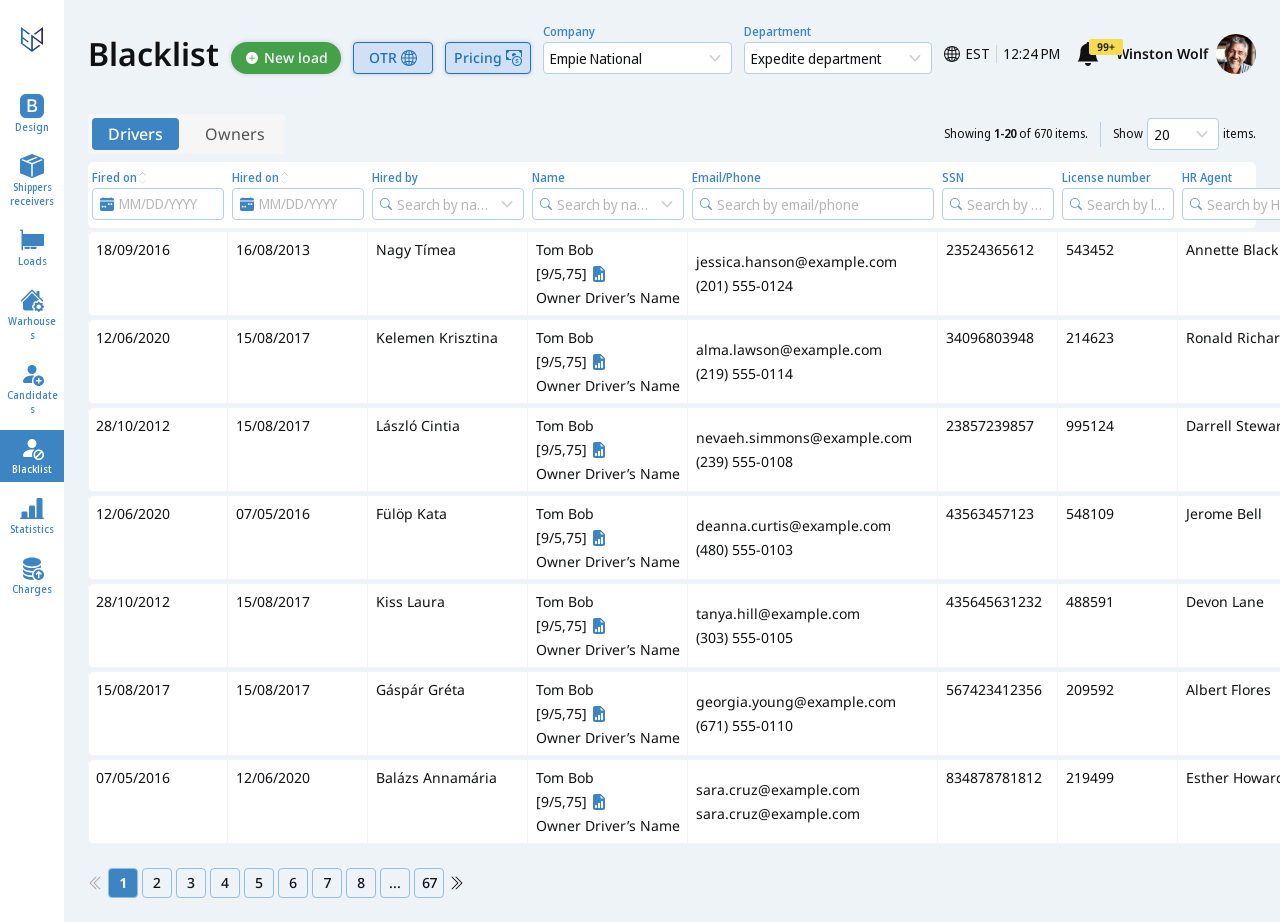
<file: blacklist.html>
<!DOCTYPE html>
<html lang="en">
<head>
    <meta charset="UTF-8">
    <meta name="viewport" content="width=device-width, initial-scale=1.0">
    <title>Blacklist — Empire</title>
    <link rel="preconnect" href="https://fonts.googleapis.com">
    <link rel="preconnect" href="https://fonts.gstatic.com" crossorigin>
    <link href="https://fonts.googleapis.com/css2?family=Noto+Sans+Display:wght@400;500;600&family=Noto+Sans:wdth,wght@87.5,700;100,400;100,500;100,600;100,700&display=swap" rel="stylesheet">
    <link rel="stylesheet" href="https://cdn.jsdelivr.net/npm/bootstrap@3.4.1/dist/css/bootstrap.min.css">
    <link rel="stylesheet" href="css/empire.css?v=ds7">
    <link rel="stylesheet" href="css/header.css?v=ds2">
    <link rel="stylesheet" href="css/blacklist.css?v=ds1">
    <link rel="stylesheet" href="css/toast.css?v=t2">
    <script>
        (function () {
            var theme = localStorage.getItem("emp-theme");
            if (theme === "dark" || theme === "light") {
                document.documentElement.setAttribute("data-theme", theme);
            }
        })();
    </script>
</head>
<body class="emp-app">

    <svg class="emp-sprite" aria-hidden="true">
        <symbol id="i-person" viewBox="0 0 12 12"><path fill="currentColor" d="M1 12C1 12 0 12 0 11C0 10 1 7 6 7C11 7 12 10 12 11C12 12 11 12 11 12H1Z"/><path fill="currentColor" d="M6 6C7.65685 6 9 4.65685 9 3C9 1.34315 7.65685 0 6 0C4.34315 0 3 1.34315 3 3C3 4.65685 4.34315 6 6 6Z"/></symbol>
        <symbol id="i-reply" viewBox="0 0 16 16"><path fill="currentColor" d="M5.92131 11.9003L1.35312 8.61889C0.882292 8.34142 0.882292 7.65858 1.35312 7.38111L5.92131 4.09969C6.39406 3.82109 7 4.15806 7 4.71858V6C8.5 6 13 6 14 14C11.5 9.5 7 10 7 10V11.2814C7 11.8419 6.39406 12.1789 5.92131 11.9003Z"/></symbol>
        <symbol id="i-plus" viewBox="0 0 16 16"><path d="M7 2h2v5h5v2H9v5H7V9H2V7h5V2z"/></symbol>
        <symbol id="i-x" viewBox="0 0 16 16"><path d="M3.2 2.2 8 7l4.8-4.8 1 1L9 8l4.8 4.8-1 1L8 9l-4.8 4.8-1-1L7 8 2.2 3.2l1-1z"/></symbol>
        <symbol id="i-x-lg" viewBox="0 0 24 24"><path fill="currentColor" d="M3.37658 3.37658C3.87868 2.87447 4.69275 2.87447 5.19485 3.37658L12 10.1817L18.8051 3.37658C19.3073 2.87447 20.1213 2.87447 20.6234 3.37658C21.1255 3.87868 21.1255 4.69275 20.6234 5.19485L13.8183 12L20.6234 18.8051C21.1255 19.3073 21.1255 20.1213 20.6234 20.6234C20.1213 21.1255 19.3073 21.1255 18.8051 20.6234L12 13.8183L5.19485 20.6234C4.69275 21.1255 3.87868 21.1255 3.37658 20.6234C2.87447 20.1213 2.87447 19.3073 3.37658 18.8051L10.1817 12L3.37658 5.19485C2.87447 4.69275 2.87447 3.87868 3.37658 3.37658Z"/></symbol>
        <symbol id="i-zoom-in" viewBox="0 0 24 24"><path fill="currentColor" fill-rule="evenodd" d="M9.75 18C14.3063 18 18 14.3063 18 9.75C18 5.19365 14.3063 1.5 9.75 1.5C5.19365 1.5 1.5 5.19365 1.5 9.75C1.5 14.3063 5.19365 18 9.75 18ZM19.5 9.75C19.5 15.1348 15.1348 19.5 9.75 19.5C4.36522 19.5 0 15.1348 0 9.75C0 4.36522 4.36522 0 9.75 0C15.1348 0 19.5 4.36522 19.5 9.75Z"/><path fill="currentColor" d="M15.5158 17.6132C15.5601 17.6732 15.6093 17.7307 15.6636 17.785L21.4393 23.5607C22.0251 24.1465 22.9749 24.1465 23.5607 23.5607C24.1465 22.9749 24.1465 22.0251 23.5607 21.4393L17.785 15.6636C17.7307 15.6093 17.6732 15.5601 17.6132 15.5158C17.0248 16.3169 16.3169 17.0248 15.5158 17.6132Z"/><path fill="currentColor" fill-rule="evenodd" d="M9.75 4.5C10.1642 4.5 10.5 4.83579 10.5 5.25V9H14.25C14.6642 9 15 9.33579 15 9.75C15 10.1642 14.6642 10.5 14.25 10.5H10.5V14.25C10.5 14.6642 10.1642 15 9.75 15C9.33579 15 9 14.6642 9 14.25V10.5H5.25C4.83579 10.5 4.5 10.1642 4.5 9.75C4.5 9.33579 4.83579 9 5.25 9H9V5.25C9 4.83579 9.33579 4.5 9.75 4.5Z"/></symbol>
        <symbol id="i-zoom-out" viewBox="0 0 24 24"><path fill="currentColor" fill-rule="evenodd" d="M9.75 18C14.3063 18 18 14.3063 18 9.75C18 5.19365 14.3063 1.5 9.75 1.5C5.19365 1.5 1.5 5.19365 1.5 9.75C1.5 14.3063 5.19365 18 9.75 18ZM19.5 9.75C19.5 15.1348 15.1348 19.5 9.75 19.5C4.36522 19.5 0 15.1348 0 9.75C0 4.36522 4.36522 0 9.75 0C15.1348 0 19.5 4.36522 19.5 9.75Z"/><path fill="currentColor" d="M15.5158 17.6132C15.5601 17.6732 15.6093 17.7307 15.6636 17.785L21.4393 23.5607C22.0251 24.1465 22.9749 24.1465 23.5607 23.5607C24.1465 22.9749 24.1465 22.0251 23.5607 21.4393L17.785 15.6636C17.7307 15.6093 17.6732 15.5601 17.6132 15.5158C17.0248 16.3169 16.3169 17.0248 15.5158 17.6132Z"/><path fill="currentColor" fill-rule="evenodd" d="M4.5 9.75C4.5 9.33579 4.83579 9 5.25 9H14.25C14.6642 9 15 9.33579 15 9.75C15 10.1642 14.6642 10.5 14.25 10.5H5.25C4.83579 10.5 4.5 10.1642 4.5 9.75Z"/></symbol>
        <symbol id="i-play" viewBox="0 0 24 24"><path fill="currentColor" d="M18.8946 13.0449L9.34919 18.5827C8.53875 19.0529 7.5 18.4842 7.5 17.5383V6.46269C7.5 5.51674 8.53875 4.94806 9.34919 5.41824L18.8946 10.956C19.7018 11.4243 19.7018 12.5767 18.8946 13.0449Z"/></symbol>
        <symbol id="i-play-lg" viewBox="0 0 40 40"><path fill="currentColor" d="M31.4911 21.7416L15.582 30.9712C14.2313 31.7549 12.5 30.8071 12.5 29.2305V10.7711C12.5 9.19456 14.2313 8.24677 15.582 9.0304L31.4911 18.2601C32.8363 19.0405 32.8363 20.9611 31.4911 21.7416Z"/></symbol>
        <symbol id="i-volume" viewBox="0 0 24 24"><path fill="currentColor" d="M17.3033 21.0156C19.6106 18.7083 21.0377 15.5208 21.0377 12C21.0377 8.47919 19.6106 5.29169 17.3033 2.98439L16.2426 4.04505C18.2785 6.0809 19.5377 8.8934 19.5377 12C19.5377 15.1066 18.2785 17.9191 16.2426 19.955L17.3033 21.0156Z"/><path fill="currentColor" d="M15.182 18.8943C16.9464 17.1299 18.0377 14.6924 18.0377 12C18.0377 9.30761 16.9464 6.87011 15.182 5.10571L14.1213 6.16637C15.6143 7.65933 16.5377 9.72183 16.5377 12C16.5377 14.2782 15.6143 16.3407 14.1213 17.8336L15.182 18.8943Z"/><path fill="currentColor" d="M13.0607 16.773C14.2822 15.5515 15.0377 13.864 15.0377 12C15.0377 10.136 14.2822 8.44854 13.0607 7.22703L12 8.28769C12.9501 9.23775 13.5377 10.5503 13.5377 12C13.5377 13.4497 12.9501 14.7622 12 15.7123L13.0607 16.773Z"/><path fill="currentColor" d="M10.0749 5.32403C10.3347 5.44892 10.5 5.7117 10.5 6.00001V18C10.5 18.2883 10.3347 18.5511 10.0749 18.676C9.81504 18.8009 9.50661 18.7658 9.28148 18.5857L5.73691 15.75H2.25C1.83579 15.75 1.5 15.4142 1.5 15V9.00001C1.5 8.58579 1.83579 8.25001 2.25 8.25001H5.73691L9.28148 5.41436C9.50661 5.23425 9.81504 5.19914 10.0749 5.32403Z"/></symbol>
        <symbol id="i-dots" viewBox="0 0 24 24"><path fill="currentColor" d="M14.25 19.5C14.25 20.7426 13.2426 21.75 12 21.75C10.7574 21.75 9.75 20.7426 9.75 19.5C9.75 18.2574 10.7574 17.25 12 17.25C13.2426 17.25 14.25 18.2574 14.25 19.5ZM14.25 12C14.25 13.2426 13.2426 14.25 12 14.25C10.7574 14.25 9.75 13.2426 9.75 12C9.75 10.7574 10.7574 9.75 12 9.75C13.2426 9.75 14.25 10.7574 14.25 12ZM14.25 4.5C14.25 5.74264 13.2426 6.75 12 6.75C10.7574 6.75 9.75 5.74264 9.75 4.5C9.75 3.25736 10.7574 2.25 12 2.25C13.2426 2.25 14.25 3.25736 14.25 4.5Z"/></symbol>
        <symbol id="i-expand" viewBox="0 0 24 24"><g transform="translate(0.038 15.037)"><path fill="currentColor" fill-rule="evenodd" d="M8.70495 0.21967C8.41206 -0.0732233 7.93718 -0.0732233 7.64429 0.21967L1.5 6.36396L1.5 2.2123C1.5 1.79809 1.16421 1.4623 0.750001 1.4623C0.335788 1.4623 0 1.79809 5.05762e-07 2.2123L0 8.17462C0 8.58883 0.335788 8.92462 0.750001 8.92462L6.71225 8.92462C7.12647 8.92462 7.46225 8.58883 7.46225 8.17462C7.46225 7.7604 7.12647 7.42462 6.71225 7.42462L2.56066 7.42462L8.70495 1.28033C8.99784 0.987437 8.99784 0.512563 8.70495 0.21967Z"/></g><g transform="translate(23.962 8.963) scale(-1 -1)"><path fill="currentColor" fill-rule="evenodd" d="M8.70495 0.21967C8.41206 -0.0732233 7.93718 -0.0732233 7.64429 0.21967L1.5 6.36396L1.5 2.2123C1.5 1.79809 1.16421 1.4623 0.750001 1.4623C0.335788 1.4623 0 1.79809 5.05762e-07 2.2123L0 8.17462C0 8.58883 0.335788 8.92462 0.750001 8.92462L6.71225 8.92462C7.12647 8.92462 7.46225 8.58883 7.46225 8.17462C7.46225 7.7604 7.12647 7.42462 6.71225 7.42462L2.56066 7.42462L8.70495 1.28033C8.99784 0.987437 8.99784 0.512563 8.70495 0.21967Z"/></g></symbol>
        <symbol id="i-fullscreen" viewBox="0 0 24 24"><g transform="translate(0.038 15.037)"><path fill="currentColor" fill-rule="evenodd" d="M8.70495 0.21967C8.41206 -0.0732233 7.93718 -0.0732233 7.64429 0.21967L1.5 6.36396L1.5 2.2123C1.5 1.79809 1.16421 1.4623 0.750001 1.4623C0.335788 1.4623 0 1.79809 5.05762e-07 2.2123L0 8.17462C0 8.58883 0.335788 8.92462 0.750001 8.92462L6.71225 8.92462C7.12647 8.92462 7.46225 8.58883 7.46225 8.17462C7.46225 7.7604 7.12647 7.42462 6.71225 7.42462L2.56066 7.42462L8.70495 1.28033C8.99784 0.987437 8.99784 0.512563 8.70495 0.21967Z"/></g><g transform="translate(23.962 15.037) scale(-1 1)"><path fill="currentColor" fill-rule="evenodd" d="M8.70495 0.21967C8.41206 -0.0732233 7.93718 -0.0732233 7.64429 0.21967L1.5 6.36396L1.5 2.2123C1.5 1.79809 1.16421 1.4623 0.750001 1.4623C0.335788 1.4623 0 1.79809 5.05762e-07 2.2123L0 8.17462C0 8.58883 0.335788 8.92462 0.750001 8.92462L6.71225 8.92462C7.12647 8.92462 7.46225 8.58883 7.46225 8.17462C7.46225 7.7604 7.12647 7.42462 6.71225 7.42462L2.56066 7.42462L8.70495 1.28033C8.99784 0.987437 8.99784 0.512563 8.70495 0.21967Z"/></g><g transform="translate(23.962 8.963) scale(-1 -1)"><path fill="currentColor" fill-rule="evenodd" d="M8.70495 0.21967C8.41206 -0.0732233 7.93718 -0.0732233 7.64429 0.21967L1.5 6.36396L1.5 2.2123C1.5 1.79809 1.16421 1.4623 0.750001 1.4623C0.335788 1.4623 0 1.79809 5.05762e-07 2.2123L0 8.17462C0 8.58883 0.335788 8.92462 0.750001 8.92462L6.71225 8.92462C7.12647 8.92462 7.46225 8.58883 7.46225 8.17462C7.46225 7.7604 7.12647 7.42462 6.71225 7.42462L2.56066 7.42462L8.70495 1.28033C8.99784 0.987437 8.99784 0.512563 8.70495 0.21967Z"/></g><g transform="translate(0.038 8.963) scale(1 -1)"><path fill="currentColor" fill-rule="evenodd" d="M8.70495 0.21967C8.41206 -0.0732233 7.93718 -0.0732233 7.64429 0.21967L1.5 6.36396L1.5 2.2123C1.5 1.79809 1.16421 1.4623 0.750001 1.4623C0.335788 1.4623 0 1.79809 5.05762e-07 2.2123L0 8.17462C0 8.58883 0.335788 8.92462 0.750001 8.92462L6.71225 8.92462C7.12647 8.92462 7.46225 8.58883 7.46225 8.17462C7.46225 7.7604 7.12647 7.42462 6.71225 7.42462L2.56066 7.42462L8.70495 1.28033C8.99784 0.987437 8.99784 0.512563 8.70495 0.21967Z"/></g></symbol>
        <symbol id="i-chevron" viewBox="0 0 16 16"><path d="M3.2 5.5 8 10.3l4.8-4.8 1 1L8 12.3 2.2 6.5l1-1z"/></symbol>
        <symbol id="i-chevron-sm" viewBox="0 0 16 16"><path fill="currentColor" fill-rule="evenodd" d="M4.09012 6.09298C4.21028 5.969 4.4051 5.969 4.52526 6.09298L8 9.67802L11.4747 6.09298C11.5949 5.969 11.7897 5.969 11.9099 6.09298C12.03 6.21695 12.03 6.41796 11.9099 6.54194L8.21757 10.3515C8.09741 10.4754 7.90259 10.4754 7.78243 10.3515L4.09012 6.54194C3.96996 6.41796 3.96996 6.21695 4.09012 6.09298Z"/><path fill="currentColor" fill-rule="evenodd" d="M3.80289 5.81459C4.08021 5.52847 4.53517 5.52847 4.81249 5.81459L8 9.10329L11.1875 5.81459C11.4648 5.52847 11.9198 5.52847 12.1971 5.81459C12.4676 6.0937 12.4676 6.54121 12.1971 6.82032L11.9099 6.54194L12.1971 6.82032L8.5048 10.6298C8.22748 10.916 7.77252 10.916 7.4952 10.6298L3.80289 6.82032C3.53237 6.54121 3.53237 6.0937 3.80289 5.81459"/></symbol>
        <symbol id="i-folder" viewBox="0 0 16 16"><path fill="currentColor" d="M9.82843 3H13.8099C14.986 3 15.9082 4.00984 15.8017 5.18107L15.1654 12.1811C15.0717 13.2112 14.208 14 13.1736 14H2.82643C1.79202 14 0.928294 13.2112 0.834643 12.1811L0.19828 5.18107C0.154224 4.69646 0.286278 4.23948 0.539556 3.87023L0.5 3C0.5 1.89543 1.39543 1 2.5 1H6.17157C6.70201 1 7.21071 1.21071 7.58579 1.58579L8.41421 2.41421C8.78929 2.78929 9.29799 3 9.82843 3ZM1.50647 3.11964C1.71927 3.04231 1.94935 3 2.19007 3H7.58579L6.87868 2.29289C6.69114 2.10536 6.43679 2 6.17157 2H2.5C1.95402 2 1.51024 2.43755 1.50017 2.98112L1.50647 3.11964Z"/></symbol>
        <symbol id="i-chevron-left" viewBox="0 0 16 16"><path fill="currentColor" fill-rule="evenodd" d="M8.35355 1.64645C8.54882 1.84171 8.54882 2.15829 8.35355 2.35355L2.70711 8L8.35355 13.6464C8.54882 13.8417 8.54882 14.1583 8.35355 14.3536C8.15829 14.5488 7.84171 14.5488 7.64645 14.3536L1.64645 8.35355C1.45118 8.15829 1.45118 7.84171 1.64645 7.64645L7.64645 1.64645C7.84171 1.45118 8.15829 1.45118 8.35355 1.64645Z"/><path fill="currentColor" fill-rule="evenodd" d="M12.3536 1.64645C12.5488 1.84171 12.5488 2.15829 12.3536 2.35355L6.70711 8L12.3536 13.6464C12.5488 13.8417 12.5488 14.1583 12.3536 14.3536C12.1583 14.5488 11.8417 14.5488 11.6464 14.3536L5.64645 8.35355C5.45118 8.15829 5.45118 7.84171 5.64645 7.64645L11.6464 1.64645C11.8417 1.45118 12.1583 1.45118 12.3536 1.64645Z"/></symbol>
        <symbol id="i-chevron-right" viewBox="0 0 16 16"><path fill="currentColor" fill-rule="evenodd" d="M3.64645 1.64645C3.84171 1.45118 4.15829 1.45118 4.35355 1.64645L10.3536 7.64645C10.5488 7.84171 10.5488 8.15829 10.3536 8.35355L4.35355 14.3536C4.15829 14.5488 3.84171 14.5488 3.64645 14.3536C3.45118 14.1583 3.45118 13.8417 3.64645 13.6464L9.29289 8L3.64645 2.35355C3.45118 2.15829 3.45118 1.84171 3.64645 1.64645Z"/><path fill="currentColor" fill-rule="evenodd" d="M7.64645 1.64645C7.84171 1.45118 8.15829 1.45118 8.35355 1.64645L14.3536 7.64645C14.5488 7.84171 14.5488 8.15829 14.3536 8.35355L8.35355 14.3536C8.15829 14.5488 7.84171 14.5488 7.64645 14.3536C7.45118 14.1583 7.45118 13.8417 7.64645 13.6464L13.2929 8L7.64645 2.35355C7.45118 2.15829 7.45118 1.84171 7.64645 1.64645Z"/></symbol>
        <symbol id="i-search" viewBox="0 0 16 16"><path d="M7 1.5a5.5 5.5 0 0 1 4.4 8.8l3 3-1.1 1.1-3-3A5.5 5.5 0 1 1 7 1.5zm0 2a3.5 3.5 0 1 0 0 7 3.5 3.5 0 0 0 0-7z"/></symbol>
        <symbol id="i-input-search" viewBox="0 0 14 14"><path fill="currentColor" d="M10.2744 9.0509C10.9663 8.10889 11.375 6.94592 11.375 5.6875C11.375 2.54638 8.82862 0 5.6875 0C2.54638 0 0 2.54638 0 5.6875C0 8.82862 2.54638 11.375 5.6875 11.375C6.94626 11.375 8.10951 10.9661 9.05166 10.2738L9.0509 10.2744C9.07671 10.3094 9.10545 10.3429 9.13713 10.3746L12.5063 13.7437C12.848 14.0854 13.402 14.0854 13.7437 13.7437C14.0854 13.402 14.0854 12.848 13.7437 12.5063L10.3746 9.13713C10.3429 9.10545 10.3094 9.07671 10.2744 9.0509ZM10.5 5.6875C10.5 8.34537 8.34537 10.5 5.6875 10.5C3.02963 10.5 0.875 8.34537 0.875 5.6875C0.875 3.02963 3.02963 0.875 5.6875 0.875C8.34537 0.875 10.5 3.02963 10.5 5.6875Z"/></symbol>
        <symbol id="i-input-search-sm" viewBox="0 0 12 12"><path fill="currentColor" d="M8.80662 7.75792C9.39969 6.95048 9.75 5.95365 9.75 4.875C9.75 2.18261 7.56739 0 4.875 0C2.18261 0 0 2.18261 0 4.875C0 7.56739 2.18261 9.75 4.875 9.75C5.95394 9.75 6.95101 9.3995 7.75856 8.80614L7.75792 8.80662C7.78004 8.83661 7.80467 8.86533 7.83182 8.89248L10.7197 11.7803C11.0126 12.0732 11.4874 12.0732 11.7803 11.7803C12.0732 11.4874 12.0732 11.0126 11.7803 10.7197L8.89248 7.83182C8.86533 7.80467 8.83661 7.78004 8.80662 7.75792ZM9 4.875C9 7.15317 7.15317 9 4.875 9C2.59683 9 0.75 7.15317 0.75 4.875C0.75 2.59683 2.59683 0.75 4.875 0.75C7.15317 0.75 9 2.59683 9 4.875Z"/></symbol>
        <symbol id="i-input-chevron" viewBox="0 0 20 20"><path fill="currentColor" fill-rule="evenodd" d="M5.11265 7.61622C5.26285 7.46125 5.50638 7.46125 5.65658 7.61622L10 12.0975L14.3434 7.61622C14.4936 7.46125 14.7371 7.46125 14.8873 7.61622C15.0376 7.77119 15.0376 8.02245 14.8873 8.17742L10.272 12.9393C10.1218 13.0943 9.87824 13.0943 9.72804 12.9393L5.11265 8.17742C4.96245 8.02245 4.96245 7.77119 5.11265 7.61622Z"/><path fill="currentColor" fill-rule="evenodd" d="M4.75362 7.26824C5.10027 6.91058 5.66896 6.91058 6.01561 7.26824L10 11.3791L13.9844 7.26824C14.331 6.91058 14.8997 6.91058 15.2464 7.26824C15.5845 7.61713 15.5845 8.17651 15.2464 8.52541L14.8873 8.17742M14.8873 8.17742L15.2464 8.52541L10.631 13.2873C10.2843 13.645 9.71565 13.645 9.369 13.2873L4.75362 8.52541C4.41546 8.17651 4.41546 7.61713 4.75362 7.26824"/></symbol>
        <symbol id="i-chip-x" viewBox="0 0 16 16"><path fill="currentColor" d="M2.25105 2.25105C2.58579 1.91632 3.1285 1.91632 3.46323 2.25105L8 6.78782L12.5368 2.25105C12.8715 1.91632 13.4142 1.91632 13.7489 2.25105C14.0837 2.58579 14.0837 3.1285 13.7489 3.46323L9.21218 8L13.7489 12.5368C14.0837 12.8715 14.0837 13.4142 13.7489 13.7489C13.4142 14.0837 12.8715 14.0837 12.5368 13.7489L8 9.21218L3.46323 13.7489C3.1285 14.0837 2.58579 14.0837 2.25105 13.7489C1.91632 13.4142 1.91632 12.8715 2.25105 12.5368L6.78782 8L2.25105 3.46323C1.91632 3.1285 1.91632 2.58579 2.25105 2.25105Z"/></symbol>
<symbol id="i-question" viewBox="0 0 24 24"><path fill="currentColor" d="M6.80977 0.21967C6.95042 0.0790176 7.14118 0 7.3401 0H16.6599C16.8588 0 17.0496 0.0790176 17.1902 0.21967L23.7803 6.80977C23.921 6.95042 24 7.14118 24 7.3401V16.6599C24 16.8588 23.921 17.0496 23.7803 17.1902L17.1902 23.7803C17.0496 23.921 16.8588 24 16.6599 24H7.3401C7.14118 24 6.95042 23.921 6.80977 23.7803L0.21967 17.1902C0.0790176 17.0496 0 16.8588 0 16.6599V7.3401C0 7.14118 0.0790176 6.95042 0.21967 6.80977L6.80977 0.21967ZM7.65076 1.5L1.5 7.65076V16.3492L7.65076 22.5H16.3492L22.5 16.3492V7.65076L16.3492 1.5H7.65076Z"/><path fill="currentColor" d="M7.88267 8.67922C7.87128 8.88355 8.03986 9.04907 8.2445 9.04907H9.48123C9.68834 9.04907 9.85302 8.88019 9.88084 8.67496C10.0143 7.69077 10.6898 6.97339 11.8938 6.97339C12.9221 6.97339 13.8648 7.48755 13.8648 8.72534C13.8648 9.67749 13.303 10.1155 12.4175 10.782C11.4082 11.5151 10.6084 12.3721 10.6656 13.7622L10.67 14.0874C10.6728 14.2925 10.8399 14.4573 11.045 14.4573H12.2615C12.4686 14.4573 12.6365 14.2894 12.6365 14.0823V13.9241C12.6365 12.8481 13.0459 12.5339 14.1504 11.696C15.0645 11.001 16.0166 10.2297 16.0166 8.61108C16.0166 6.34497 14.1028 5.25 12.0081 5.25C10.1075 5.25 8.02446 6.13592 7.88267 8.67922ZM10.218 17.3232C10.218 18.123 10.856 18.7134 11.732 18.7134C12.646 18.7134 13.2744 18.123 13.2744 17.3232C13.2744 16.4949 12.646 15.9141 11.732 15.9141C10.856 15.9141 10.218 16.4949 10.218 17.3232Z"/></symbol>
        <symbol id="i-info" viewBox="0 0 16 16"><path d="M8 1.5a6.5 6.5 0 1 1 0 13 6.5 6.5 0 0 1 0-13zM7.2 7h1.6v5H7.2V7zm0-2.5h1.6V6H7.2V4.5z"/></symbol>
        <symbol id="i-info-fill" viewBox="0 0 14 14"><path fill="currentColor" d="M7 0C10.866 0 14 3.13401 14 7C14 10.866 10.866 14 7 14C3.13401 14 0 10.866 0 7C0 3.13401 3.13401 0 7 0ZM6.99902 6.125C6.75066 6.125 6.54229 6.31342 6.51758 6.56055V9.62891C6.47096 10.0951 6.53054 10.5 6.99902 10.5C7.46705 10.4998 7.48406 10.0977 7.4375 9.63184V6.5625C7.4128 6.31549 7.24719 6.12518 6.99902 6.125ZM7 3.5C6.51675 3.5 6.125 3.89175 6.125 4.375C6.125 4.85825 6.51675 5.25 7 5.25C7.48325 5.25 7.875 4.85825 7.875 4.375C7.875 3.89175 7.48325 3.5 7 3.5Z"/></symbol>
        <symbol id="i-check" viewBox="0 0 20 20"><path fill="currentColor" d="M13.712 6.21209C14.0782 5.84597 14.6717 5.84597 15.0379 6.21209C15.3995 6.57371 15.4039 7.15727 15.0512 7.52434L10.0609 13.7622C10.0537 13.7712 10.046 13.7798 10.0379 13.7879C9.67175 14.154 9.07816 14.154 8.71204 13.7879L5.40398 10.4799C5.03787 10.1137 5.03787 9.52015 5.40398 9.15403C5.7701 8.78791 6.36369 8.78791 6.72981 9.15403L9.34671 11.7709L13.6872 6.24013C13.6949 6.23029 13.7032 6.22093 13.712 6.21209Z"/></symbol>
        <symbol id="i-cursor" viewBox="0 0 14 14"><path fill="currentColor" d="M13.2929 11.9683C13.6834 11.5778 13.6834 10.9446 13.2929 10.5541L11.0968 8.35801C10.7063 7.96749 10.7063 7.33432 11.0968 6.9438L12.7578 5.28284C13.2948 4.74585 13.0608 3.82982 12.3321 3.61614L1.75579 0.514852C0.996979 0.292345 0.29232 0.996988 0.514808 1.75581L3.61581 12.3321C3.82947 13.0608 4.74547 13.2948 5.28248 12.7579L6.9438 11.0967C7.33433 10.7062 7.96746 10.7063 8.35797 11.0968L10.5541 13.2929C10.9446 13.6834 11.5778 13.6834 11.9683 13.2929L13.2929 11.9683Z"/></symbol>
        <symbol id="i-info-circle" viewBox="0 0 16 16"><path fill="currentColor" d="M8 15C4.13401 15 1 11.866 1 8C1 4.13401 4.13401 1 8 1C11.866 1 15 4.13401 15 8C15 11.866 11.866 15 8 15ZM8 16C12.4183 16 16 12.4183 16 8C16 3.58172 12.4183 0 8 0C3.58172 0 0 3.58172 0 8C0 12.4183 3.58172 16 8 16Z"/><path fill="currentColor" d="M8.9307 6.58789L6.63969 6.875L6.55766 7.25586L7.00883 7.33789C7.3018 7.4082 7.36039 7.51367 7.29594 7.80664L6.55766 11.2754C6.3643 12.1719 6.66313 12.5938 7.36625 12.5938C7.91117 12.5938 8.54398 12.3418 8.83109 11.9961L8.91898 11.5801C8.71977 11.7559 8.4268 11.8262 8.23344 11.8262C7.95805 11.8262 7.85844 11.6328 7.92875 11.293L8.9307 6.58789Z"/><path fill="currentColor" d="M9 4.5C9 5.05228 8.55229 5.5 8 5.5C7.44772 5.5 7 5.05228 7 4.5C7 3.94772 7.44772 3.5 8 3.5C8.55229 3.5 9 3.94772 9 4.5Z"/></symbol>
        <symbol id="i-info-circle-fill" viewBox="0 0 16 16"><path fill="currentColor" d="M8 0C12.4183 0 16 3.58172 16 8C16 12.4183 12.4183 16 8 16C3.58172 16 0 12.4183 0 8C0 3.58172 3.58172 0 8 0ZM7.99805 7C7.71452 7.00021 7.47665 7.21497 7.44824 7.49707V11.0049C7.39498 11.5375 7.46303 11.9998 7.99805 12C8.53334 12 8.55323 11.5404 8.5 11.0078V7.5C8.47176 7.21757 8.28189 7 7.99805 7ZM8 4C7.44772 4 7 4.44772 7 5C7 5.55228 7.44772 6 8 6C8.55228 6 9 5.55228 9 5C9 4.44772 8.55228 4 8 4Z"/></symbol>
        <symbol id="i-warn-fill" viewBox="0 0 16 16"><path fill="currentColor" d="M16 8C16 12.4183 12.4183 16 8 16C3.58172 16 0 12.4183 0 8C0 3.58172 3.58172 0 8 0C12.4183 0 16 3.58172 16 8ZM8 4C7.46459 4 7.04623 4.46229 7.0995 4.99504L7.45025 8.50248C7.47849 8.78492 7.71616 9 8 9C8.28384 9 8.52151 8.78492 8.54975 8.50248L8.9005 4.99504C8.95377 4.46228 8.53541 4 8 4ZM8.00154 10C7.44926 10 7.00154 10.4477 7.00154 11C7.00154 11.5523 7.44926 12 8.00154 12C8.55383 12 9.00154 11.5523 9.00154 11C9.00154 10.4477 8.55383 10 8.00154 10Z"/></symbol>
        <symbol id="i-error-fill" viewBox="0 0 16 16"><path fill="currentColor" d="M8.98151 1.56642C8.53763 0.811193 7.46546 0.811193 7.02158 1.56642L0.164626 13.2331C-0.292407 14.0107 0.256279 15 1.14459 15H14.8585C15.7468 15 16.2955 14.0107 15.8385 13.2331L8.98151 1.56642ZM8 5C8.53541 5 8.95377 5.46228 8.9005 5.99504L8.54975 9.50248C8.52151 9.78492 8.28384 10 8 10C7.71616 10 7.47849 9.78492 7.45025 9.50248L7.0995 5.99504C7.04623 5.46229 7.46459 5 8 5ZM8.00154 11C8.55383 11 9.00154 11.4477 9.00154 12C9.00154 12.5523 8.55383 13 8.00154 13C7.44926 13 7.00154 12.5523 7.00154 12C7.00154 11.4477 7.44926 11 8.00154 11Z"/></symbol>
        <symbol id="i-success-fill" viewBox="0 0 16 16"><path fill="currentColor" d="M16 8C16 12.4183 12.4183 16 8 16C3.58172 16 0 12.4183 0 8C0 3.58172 3.58172 0 8 0C12.4183 0 16 3.58172 16 8ZM12.0303 4.96967C11.7374 4.67678 11.2626 4.67678 10.9697 4.96967C10.9626 4.97674 10.9559 4.98424 10.9498 4.9921L7.4774 9.41674L5.38388 7.32322C5.09098 7.03033 4.61611 7.03033 4.32322 7.32322C4.03032 7.61612 4.03032 8.09099 4.32322 8.38388L6.96966 11.0303C7.26256 11.3232 7.73743 11.3232 8.03032 11.0303C8.03685 11.0238 8.043 11.0169 8.04876 11.0097L12.041 6.01947C12.3232 5.72582 12.3196 5.25897 12.0303 4.96967Z"/></symbol>
        <symbol id="i-calendar" viewBox="0 0 16 16"><path d="M4 1.5h1.5V3h5V1.5H12V3h1.5A1.5 1.5 0 0 1 15 4.5v9A1.5 1.5 0 0 1 13.5 15h-11A1.5 1.5 0 0 1 1 13.5v-9A1.5 1.5 0 0 1 2.5 3H4V1.5zM2.5 6v7.5h11V6h-11z"/></symbol>
        <symbol id="i-calendar-fill" viewBox="0 0 18 18"><path fill="currentColor" d="M4.5 0.5625C4.5 0.25184 4.24816 0 3.9375 0C3.62684 0 3.375 0.25184 3.375 0.5625V1.125H2.25C1.00736 1.125 0 2.13236 0 3.375V4.5H18V3.375C18 2.13236 16.9926 1.125 15.75 1.125H14.625V0.5625C14.625 0.25184 14.3732 0 14.0625 0C13.7518 0 13.5 0.25184 13.5 0.5625V1.125H4.5V0.5625Z"/><path fill="currentColor" d="M18 15.75V5.625H0V15.75C0 16.9926 1.00736 18 2.25 18H15.75C16.9926 18 18 16.9926 18 15.75ZM10.6875 7.875H11.8125C12.1232 7.875 12.375 8.12684 12.375 8.4375V9.5625C12.375 9.87316 12.1232 10.125 11.8125 10.125H10.6875C10.3768 10.125 10.125 9.87316 10.125 9.5625V8.4375C10.125 8.12684 10.3768 7.875 10.6875 7.875ZM14.0625 7.875H15.1875C15.4982 7.875 15.75 8.12684 15.75 8.4375V9.5625C15.75 9.87316 15.4982 10.125 15.1875 10.125H14.0625C13.7518 10.125 13.5 9.87316 13.5 9.5625V8.4375C13.5 8.12684 13.7518 7.875 14.0625 7.875ZM2.25 11.8125C2.25 11.5018 2.50184 11.25 2.8125 11.25H3.9375C4.24816 11.25 4.5 11.5018 4.5 11.8125V12.9375C4.5 13.2482 4.24816 13.5 3.9375 13.5H2.8125C2.50184 13.5 2.25 13.2482 2.25 12.9375V11.8125ZM6.1875 11.25H7.3125C7.62316 11.25 7.875 11.5018 7.875 11.8125V12.9375C7.875 13.2482 7.62316 13.5 7.3125 13.5H6.1875C5.87684 13.5 5.625 13.2482 5.625 12.9375V11.8125C5.625 11.5018 5.87684 11.25 6.1875 11.25Z"/></symbol>
        <symbol id="i-date-prev" viewBox="0 0 16 16"><path fill="currentColor" fill-rule="evenodd" d="M10.8536 1.64645C11.0488 1.84171 11.0488 2.15829 10.8536 2.35355L5.20711 8L10.8536 13.6464C11.0488 13.8417 11.0488 14.1583 10.8536 14.3536C10.6583 14.5488 10.3417 14.5488 10.1464 14.3536L4.14645 8.35355C3.95118 8.15829 3.95118 7.84171 4.14645 7.64645L10.1464 1.64645C10.3417 1.45118 10.6583 1.45118 10.8536 1.64645Z"/></symbol>
        <symbol id="i-date-next" viewBox="0 0 16 16"><path fill="currentColor" fill-rule="evenodd" d="M5.14645 1.64645C5.34171 1.45118 5.65829 1.45118 5.85355 1.64645L11.8536 7.64645C12.0488 7.84171 12.0488 8.15829 11.8536 8.35355L5.85355 14.3536C5.65829 14.5488 5.34171 14.5488 5.14645 14.3536C4.95118 14.1583 4.95118 13.8417 5.14645 13.6464L10.7929 8L5.14645 2.35355C4.95118 2.15829 4.95118 1.84171 5.14645 1.64645Z"/></symbol>
        <symbol id="i-sort" viewBox="0 0 7 12"><path fill="#A5A5A5" fill-rule="evenodd" d="M6.61013 3.624C6.51455 3.71855 6.35958 3.71855 6.26399 3.624L3.5 0.88964L0.736006 3.624C0.640423 3.71855 0.485452 3.71855 0.389869 3.624C0.294286 3.52944 0.294286 3.37613 0.389869 3.28157L3.32693 0.376004C3.42252 0.281446 3.57749 0.281446 3.67307 0.376004L6.61013 3.28157C6.70571 3.37613 6.70571 3.52944 6.61013 3.624Z"/><path fill="#D2D2D2" fill-rule="evenodd" d="M0.389869 8.376C0.485452 8.28145 0.640422 8.28145 0.736005 8.376L3.5 11.1104L6.26399 8.376C6.35958 8.28145 6.51455 8.28145 6.61013 8.376C6.70571 8.47056 6.70571 8.62387 6.61013 8.71843L3.67307 11.624C3.57748 11.7186 3.42251 11.7186 3.32693 11.624L0.389869 8.71843C0.294286 8.62387 0.294286 8.47056 0.389869 8.376Z"/></symbol>
        <symbol id="nav-load-board" viewBox="0 0 24 24"><g>
        <g>
        <path d="M11.2939 3.5C11.2939 2.39543 10.3984 1.5 9.29388 1.5H3.5C2.39543 1.5 1.5 2.39543 1.5 3.5V8.93688C1.5 10.0414 2.39543 10.9369 3.5 10.9369H9.29388C10.3984 10.9369 11.2939 10.0414 11.2939 8.93688V3.5Z" fill="currentColor"/>
        <path d="M22.5 3.5C22.5 2.39543 21.6046 1.5 20.5 1.5H14.7061C13.6016 1.5 12.7061 2.39543 12.7061 3.5V8.93688C12.7061 10.0414 13.6016 10.9369 14.7061 10.9369H20.5C21.6046 10.9369 22.5 10.0414 22.5 8.93688V3.5Z" fill="currentColor"/>
        <path d="M11.2939 14.2769C11.2939 13.1724 10.3984 12.2769 9.29388 12.2769H3.5C2.39543 12.2769 1.5 13.1724 1.5 14.2769V20.5C1.5 21.6046 2.39543 22.5 3.5 22.5H9.29388C10.3984 22.5 11.2939 21.6046 11.2939 20.5V14.2769Z" fill="currentColor"/>
        <path d="M22.5 14.2769C22.5 13.1724 21.6046 12.2769 20.5 12.2769H14.7061C13.6016 12.2769 12.7061 13.1724 12.7061 14.2769V20.5C12.7061 21.6046 13.6016 22.5 14.7061 22.5H20.5C21.6046 22.5 22.5 21.6046 22.5 20.5V14.2769Z" fill="currentColor"/>
        </g>
        </g></symbol>
        <symbol id="nav-brokers" viewBox="0 0 24 24"><g>
        <path d="M18 0H6C4.34315 0 3 1.34314 3 3V21C3 22.6569 4.34315 24 6 24H18C19.6569 24 21 22.6569 21 21V3C21 1.34315 19.6569 0 18 0ZM16.5 10.5C16.5 12.9853 14.4853 15 12 15C9.51472 15 7.5 12.9853 7.5 10.5C7.5 8.01472 9.51472 6 12 6C14.4853 6 16.5 8.01472 16.5 10.5ZM12.0001 16.5C15.935 16.5 18.2184 17.7387 19.5 19.133V21C19.5 21.8284 18.8284 22.5 18 22.5H6C5.17157 22.5 4.5 21.8284 4.5 21V19.1331C5.7816 17.7388 8.06497 16.5 12.0001 16.5Z" fill="currentColor"/>
        </g></symbol>
        <symbol id="nav-broker-agents" viewBox="0 0 24 24"><g>
        <path d="M3 3C3 1.34315 4.34315 0 6 0H18C19.6569 0 21 1.34315 21 3V21C21 22.6569 19.6569 24 18 24H6C4.34315 24 3 22.6569 3 21V3ZM9.75 3C9.33579 3 9 3.33579 9 3.75C9 4.16421 9.33579 4.5 9.75 4.5H14.25C14.6642 4.5 15 4.16421 15 3.75C15 3.33579 14.6642 3 14.25 3H9.75ZM12 16.5C14.4853 16.5 16.5 14.4853 16.5 12C16.5 9.51472 14.4853 7.5 12 7.5C9.51472 7.5 7.5 9.51472 7.5 12C7.5 14.4853 9.51472 16.5 12 16.5ZM19.5 20.633C18.2184 19.2387 15.935 18 12.0001 18C8.06497 18 5.7816 19.2388 4.5 20.6331V21C4.5 21.8284 5.17157 22.5 6 22.5H18C18.8284 22.5 19.5 21.8284 19.5 21V20.633Z" fill="currentColor"/>
        </g></symbol>
        <symbol id="nav-owners" viewBox="0 0 18 18"><g>
        <g>
        <path d="M1.5 18C1.5 18 0 18 0 16.5C0 15 1.5 10.5 9 10.5C16.5 10.5 18 15 18 16.5C18 18 16.5 18 16.5 18H1.5Z" fill="currentColor"/>
        <path d="M9 9C11.4853 9 13.5 6.98528 13.5 4.5C13.5 2.01472 11.4853 0 9 0C6.51472 0 4.5 2.01472 4.5 4.5C4.5 6.98528 6.51472 9 9 9Z" fill="currentColor"/>
        </g>
        </g></symbol>
        <symbol id="nav-trucks" viewBox="0 0 24 24"><g>
        <path d="M1.5 3.75C1.5 1.67893 3.17893 0 5.25 0H18.75C20.8211 0 22.5 1.67893 22.5 3.75V17.25C22.5 18.4769 21.9108 19.5661 21 20.2503V23.25C21 23.6642 20.6642 24 20.25 24H17.25C16.8358 24 16.5 23.6642 16.5 23.25V21H7.5V23.25C7.5 23.6642 7.16421 24 6.75 24H3.75C3.33579 24 3 23.6642 3 23.25V20.2503C2.08916 19.5661 1.5 18.4769 1.5 17.25V3.75ZM4.5 4.5C4.5 3.67157 5.17157 3 6 3H18C18.8284 3 19.5 3.67157 19.5 4.5V10.3509C19.5 11.2875 18.6567 11.9876 17.7451 11.8404C16.3869 11.6211 13.8116 11.25 12 11.25C10.1884 11.25 7.61305 11.6211 6.25489 11.8404C5.34328 11.9876 4.5 11.2875 4.5 10.3509V4.5ZM6 18C6.82843 18 7.5 17.3284 7.5 16.5C7.5 15.6716 6.82843 15 6 15C5.17157 15 4.5 15.6716 4.5 16.5C4.5 17.3284 5.17157 18 6 18ZM18 18C18.8284 18 19.5 17.3284 19.5 16.5C19.5 15.6716 18.8284 15 18 15C17.1716 15 16.5 15.6716 16.5 16.5C16.5 17.3284 17.1716 18 18 18ZM10.5 15C9.67157 15 9 15.6716 9 16.5C9 17.3284 9.67157 18 10.5 18H13.5C14.3284 18 15 17.3284 15 16.5C15 15.6716 14.3284 15 13.5 15H10.5Z" fill-rule="evenodd" clip-rule="evenodd" fill="currentColor"/>
        </g></symbol>
        <symbol id="nav-offers" viewBox="0 0 24 24"><g>
        <path d="M24 12C24 17.799 18.6274 22.5 12 22.5C10.7749 22.5 9.59262 22.3394 8.47926 22.0408C7.60348 22.4846 5.59161 23.3376 2.20758 23.8916C1.90906 23.9405 1.68055 23.6282 1.79847 23.3496C2.32962 22.0949 2.80876 20.4242 2.95468 18.9001C1.11459 17.0548 0 14.6413 0 12C0 6.20101 5.37258 1.5 12 1.5C18.6274 1.5 24 6.20101 24 12ZM7.5 12C7.5 11.1716 6.82843 10.5 6 10.5C5.17157 10.5 4.5 11.1716 4.5 12C4.5 12.8284 5.17157 13.5 6 13.5C6.82843 13.5 7.5 12.8284 7.5 12ZM13.5 12C13.5 11.1716 12.8284 10.5 12 10.5C11.1716 10.5 10.5 11.1716 10.5 12C10.5 12.8284 11.1716 13.5 12 13.5C12.8284 13.5 13.5 12.8284 13.5 12ZM18 13.5C18.8284 13.5 19.5 12.8284 19.5 12C19.5 11.1716 18.8284 10.5 18 10.5C17.1716 10.5 16.5 11.1716 16.5 12C16.5 12.8284 17.1716 13.5 18 13.5Z" fill="currentColor"/>
        </g></symbol>
        <symbol id="nav-bids" viewBox="0 0 24 24"><g>
        <path d="M5.75 2C3.67893 2 2 3.67893 2 5.75V18.25C2 20.3211 3.67893 22 5.75 22H18.25C20.3211 22 22 20.3211 22 18.25V5.75C22 3.67893 20.3211 2 18.25 2H5.75ZM8.875 7C8.875 8.03553 8.03553 8.875 7 8.875C5.96447 8.875 5.125 8.03553 5.125 7C5.125 5.96447 5.96447 5.125 7 5.125C8.03553 5.125 8.875 5.96447 8.875 7ZM18.875 7C18.875 8.03553 18.0355 8.875 17 8.875C15.9645 8.875 15.125 8.03553 15.125 7C15.125 5.96447 15.9645 5.125 17 5.125C18.0355 5.125 18.875 5.96447 18.875 7ZM17 18.875C15.9645 18.875 15.125 18.0355 15.125 17C15.125 15.9645 15.9645 15.125 17 15.125C18.0355 15.125 18.875 15.9645 18.875 17C18.875 18.0355 18.0355 18.875 17 18.875ZM8.875 17C8.875 18.0355 8.03553 18.875 7 18.875C5.96447 18.875 5.125 18.0355 5.125 17C5.125 15.9645 5.96447 15.125 7 15.125C8.03553 15.125 8.875 15.9645 8.875 17ZM12 13.875C10.9645 13.875 10.125 13.0355 10.125 12C10.125 10.9645 10.9645 10.125 12 10.125C13.0355 10.125 13.875 10.9645 13.875 12C13.875 13.0355 13.0355 13.875 12 13.875Z" fill="currentColor"/>
        </g></symbol>
        <symbol id="nav-expedite-fleet" viewBox="0 0 24 24"><g>
        <path d="M12 24C12 24 21 15.4706 21 9C21 4.02944 16.9706 0 12 0C7.02944 0 3 4.02944 3 9C3 15.4706 12 24 12 24ZM12 13.5C9.51472 13.5 7.5 11.4853 7.5 9C7.5 6.51472 9.51472 4.5 12 4.5C14.4853 4.5 16.5 6.51472 16.5 9C16.5 11.4853 14.4853 13.5 12 13.5Z" fill="currentColor"/>
        </g></symbol>
        <symbol id="nav-drivers" viewBox="0 0 24 24"><g>
        <path d="M21 3C22.6569 3 24 4.34315 24 6V18C24 19.6569 22.6569 21 21 21H3C1.34315 21 0 19.6569 0 18V6C0 4.34315 1.34315 3 3 3H21ZM7.5 13.5C4.37002 13.5001 1.80064 15.5974 1.52539 18.2734C1.65395 18.9712 2.26509 19.4999 3 19.5H13.4395C13.4795 19.2551 13.5 19.0046 13.5 18.75C13.5 15.8506 10.8136 13.5001 7.5 13.5ZM15.75 15.25C15.4739 15.25 15.25 15.4739 15.25 15.75C15.25 16.0261 15.4739 16.25 15.75 16.25H20.25C20.5261 16.25 20.75 16.0261 20.75 15.75C20.75 15.4739 20.5261 15.25 20.25 15.25H15.75ZM14.25 11.5C13.9739 11.5 13.75 11.7239 13.75 12C13.75 12.2761 13.9739 12.5 14.25 12.5H20.25C20.5261 12.5 20.75 12.2761 20.75 12C20.75 11.7239 20.5261 11.5 20.25 11.5H14.25ZM7.5 6C5.84325 6.00012 4.5 7.34322 4.5 9C4.5 10.6568 5.84325 11.9999 7.5 12C9.15674 11.9999 10.5 10.6568 10.5 9C10.5 7.34323 9.15674 6.00013 7.5 6ZM14.25 7.75C13.9739 7.75 13.75 7.97386 13.75 8.25C13.75 8.52614 13.9739 8.75 14.25 8.75H20.25C20.5261 8.75 20.75 8.52614 20.75 8.25C20.75 7.97386 20.5261 7.75 20.25 7.75H14.25Z" fill="currentColor"/>
        </g></symbol>
        <symbol id="nav-document-checking" viewBox="0 0 24 24"><g>
        <g>
        <path d="M6 0H18C19.6569 0 21 1.34315 21 3V13.5H3V3C3 1.34314 4.34315 0 6 0Z" fill="currentColor"/>
        <path d="M3 18H21V21C21 22.6569 19.6569 24 18 24H6C4.34315 24 3 22.6569 3 21V18Z" fill="currentColor"/>
        <path d="M0.75 15C0.335786 15 0 15.3358 0 15.75C0 16.1642 0.335786 16.5 0.75 16.5H23.25C23.6642 16.5 24 16.1642 24 15.75C24 15.3358 23.6642 15 23.25 15H0.75Z" fill="currentColor"/>
        </g>
        </g></symbol>
        <symbol id="nav-shippers" viewBox="0 0 24 24"><g>
        <path d="M23.2928 4.45939C23.7199 4.63024 24 5.04391 24 5.50393V18.4962C24 18.9562 23.7199 19.3698 23.2928 19.5407L12.4178 23.8907C12.1496 23.998 11.8504 23.998 11.5822 23.8907L0.707186 19.5407C0.28007 19.3698 0 18.9562 0 18.4962V5.50393C0 5.04391 0.28007 4.63024 0.707186 4.45939L11.1644 0.276467C11.169 0.274619 11.1736 0.272788 11.1782 0.270972L11.5822 0.109394C11.8504 0.00210963 12.1496 0.00210923 12.4178 0.109394L12.8218 0.270988C12.8264 0.272798 12.831 0.274625 12.8356 0.276467L23.2928 4.45939ZM15.6055 3.00002L6.375 6.69223L2.76949 5.25002L1.5 5.75782V6.35777L11.25 10.2578V22.1423L12 22.4423L12.75 22.1423V10.2578L22.5 6.35778V5.75782L21.2305 5.25002L12 8.94223L8.39444 7.5L17.6249 3.8078L15.6055 3.00002Z" fill-rule="evenodd" clip-rule="evenodd" fill="currentColor"/>
        </g></symbol>
        <symbol id="nav-loads" viewBox="0 0 24 24"><g>
        <g>
        <path d="M0 2.25C0 1.83579 0.335786 1.5 0.75 1.5H2.25C2.66421 1.5 3 1.83579 3 2.25V6H23.25C23.6642 6 24 6.33579 24 6.75V17.25C24 17.6642 23.6642 18 23.25 18H3V21.75C3 22.1642 2.66421 22.5 2.25 22.5C1.83579 22.5 1.5 22.1642 1.5 21.75V3H0.75C0.335786 3 0 2.66421 0 2.25Z" fill="currentColor"/>
        <path d="M4.5 18.75H9.75V20.25C9.75 20.6642 9.41421 21 9 21H5.25C4.83579 21 4.5 20.6642 4.5 20.25V18.75Z" fill="currentColor"/>
        <path d="M10.5 18.75H16.5V20.25C16.5 20.6642 16.1642 21 15.75 21H11.25C10.8358 21 10.5 20.6642 10.5 20.25V18.75Z" fill="currentColor"/>
        </g>
        </g></symbol>
        <symbol id="nav-warehouses" viewBox="0 0 24 24.0001"><g>
        <g>
        <path d="M16.6045 13.5703C15.763 13.1334 14.7034 13.264 13.9923 13.9619L13.9619 13.9923C13.2639 14.7034 13.1334 15.763 13.5703 16.6045C12.6599 16.8927 12 17.7443 12 18.7501C12 19.7558 12.6599 20.6073 13.5703 20.8955C13.3119 21.3931 13.252 21.967 13.3905 22.5L5.25 22.5001C4.00736 22.5001 3 21.4927 3 20.2501V13.9394L12 4.93941L19.0855 12.0248C18.976 12.0085 18.864 12.0001 18.75 12.0001C17.7443 12.0001 16.8926 12.6599 16.6045 13.5703Z" fill="currentColor"/>
        <path d="M13.0607 2.25007C12.4749 1.66428 11.5251 1.66428 10.9393 2.25007L0.96967 12.2197C0.676777 12.5126 0.676777 12.9875 0.96967 13.2804C1.26256 13.5733 1.73744 13.5733 2.03033 13.2804L12 3.31073L21.9697 13.2804C22.2626 13.5733 22.7374 13.5733 23.0303 13.2804C23.3232 12.9875 23.3232 12.5126 23.0303 12.2197L19.5 8.68941V3.75007C19.5 3.33586 19.1642 3.00007 18.75 3.00007H17.25C16.8358 3.00007 16.5 3.33586 16.5 3.75007V5.68941L13.0607 2.25007Z" fill="currentColor"/>
        <path d="M19.6718 14.1894L19.7375 14.4123C19.9106 14.9995 20.5814 15.2774 21.119 14.9845L21.3231 14.8734C22.1645 14.415 23.085 15.3355 22.6267 16.177L22.5156 16.3811C22.2227 16.9187 22.5005 17.5895 23.0878 17.7626L23.3107 17.8283C24.2298 18.0992 24.2298 19.401 23.3107 19.6719L23.0878 19.7376C22.5005 19.9107 22.2227 20.5814 22.5156 21.1191L22.6267 21.3231C23.085 22.1646 22.1645 23.0851 21.3231 22.6268L21.119 22.5156C20.5814 22.2228 19.9106 22.5006 19.7375 23.0879L19.6718 23.3108C19.4009 24.2298 18.0991 24.2298 17.8282 23.3108L17.7625 23.0879C17.5894 22.5006 16.9186 22.2228 16.381 22.5156L16.1769 22.6268C15.3355 23.0851 14.415 22.1646 14.8733 21.3231L14.9844 21.1191C15.2773 20.5814 14.9995 19.9107 14.4122 19.7376L14.1893 19.6719C13.2702 19.401 13.2702 18.0992 14.1893 17.8283L14.4122 17.7626C14.9995 17.5895 15.2773 16.9187 14.9844 16.3811L14.8733 16.177C14.415 15.3356 15.3355 14.415 16.1769 14.8734L16.381 14.9845C16.9186 15.2774 17.5894 14.9995 17.7625 14.4123L17.8282 14.1894C18.0991 13.2703 19.4009 13.2703 19.6718 14.1894ZM18.75 21.0001C19.9926 21.0001 21 19.9927 21 18.7501C21 17.5074 19.9926 16.5001 18.75 16.5001C17.5074 16.5001 16.5 17.5074 16.5 18.7501C16.5 19.9927 17.5074 21.0001 18.75 21.0001Z" fill-rule="evenodd" clip-rule="evenodd" fill="currentColor"/>
        </g>
        </g></symbol>
        <symbol id="nav-payments" viewBox="0 0 24 24"><g>
        <path d="M0 7.5C0 11.1426 2.59686 14.1788 6.04026 14.858C6.13999 13.7583 6.42234 12.7113 6.85673 11.7476C5.54193 11.3046 4.69815 10.2963 4.49844 8.86628H3.75V8.22674H4.44854V7.57558C4.44854 7.50581 4.44854 7.43605 4.45478 7.37209H3.75V6.73256H4.51715C4.85395 4.86047 6.31965 3.75 8.52131 3.75C8.99532 3.75 9.40697 3.79651 9.75 3.87791V4.97674C9.41944 4.89535 9.01403 4.85465 8.52755 4.85465C7.14917 4.85465 6.21985 5.55233 5.92672 6.73256H8.80198V7.37209H5.83316C5.82692 7.44186 5.82692 7.51744 5.82692 7.59302V8.22674H8.80198V8.86628H5.89553C6.07248 9.76938 6.59772 10.4122 7.40226 10.7096C8.96527 8.12653 11.6933 6.32727 14.858 6.04026C14.1788 2.59686 11.1426 0 7.5 0C3.35786 0 0 3.35786 0 7.5ZM24 15.75C24 20.3063 20.3063 24 15.75 24C11.1937 24 7.5 20.3063 7.5 15.75C7.5 11.1937 11.1937 7.5 15.75 7.5C20.3063 7.5 24 11.1937 24 15.75ZM12.375 17.7332C12.478 18.9847 13.4943 19.9603 15.3208 20.0758V21H16.1311V20.0694C18.0195 19.941 19.125 18.959 19.125 17.5342C19.125 16.2378 18.2804 15.5703 16.7697 15.2237L16.1311 15.0761V12.5602C16.9414 12.6501 17.4564 13.0801 17.58 13.677H19.0014C18.8984 12.4704 17.8341 11.5269 16.1311 11.4242V10.5H15.3208V11.4435C13.7071 11.5975 12.6085 12.541 12.6085 13.8759C12.6085 15.0568 13.4256 15.8078 14.7852 16.1158L15.3208 16.2442V18.9141C14.49 18.7922 13.9406 18.3493 13.817 17.7332H12.375ZM15.314 14.89C14.5174 14.7103 14.0848 14.3444 14.0848 13.7925C14.0848 13.1763 14.5518 12.7142 15.3208 12.5795V14.89H15.314ZM16.2478 16.456C17.216 16.6742 17.6624 17.0272 17.6624 17.6498C17.6624 18.3622 17.1062 18.8499 16.1311 18.9398V16.4303L16.2478 16.456Z" fill="currentColor"/>
        </g></symbol>
        <symbol id="nav-document-signature" viewBox="0 0 24 24"><g>
        <g>
        <path d="M14.25 0C14.6642 0 15 0.335786 15 0.75C15 1.16421 15.3358 1.5 15.75 1.5C16.1642 1.5 16.5 1.83579 16.5 2.25V3C16.5 3.41421 16.1642 3.75 15.75 3.75H8.25C7.83579 3.75 7.5 3.41421 7.5 3V2.25C7.5 1.83579 7.83579 1.5 8.25 1.5C8.66421 1.5 9 1.16421 9 0.75C9 0.335786 9.33579 0 9.75 0H14.25Z" fill="currentColor"/>
        <path d="M5.25 1.5H6.12803C6.04512 1.73458 6 1.98702 6 2.25V3C6 4.24264 7.00736 5.25 8.25 5.25H15.75C16.9926 5.25 18 4.24264 18 3V2.25C18 1.98702 17.9549 1.73458 17.872 1.5H18.75C19.9926 1.5 21 2.50736 21 3.75V21.75C21 22.9926 19.9926 24 18.75 24H5.25C4.00736 24 3 22.9926 3 21.75V3.75C3 2.50736 4.00736 1.5 5.25 1.5ZM16.2803 11.7803C16.5732 11.4874 16.5732 11.0126 16.2803 10.7197C15.9874 10.4268 15.5126 10.4268 15.2197 10.7197L11.25 14.6893L9.53033 12.9697C9.23744 12.6768 8.76256 12.6768 8.46967 12.9697C8.17678 13.2626 8.17678 13.7374 8.46967 14.0303L10.7197 16.2803C10.8603 16.421 11.0511 16.5 11.25 16.5C11.4489 16.5 11.6397 16.421 11.7803 16.2803L16.2803 11.7803Z" fill-rule="evenodd" clip-rule="evenodd" fill="currentColor"/>
        </g>
        </g></symbol>
        <symbol id="nav-users" viewBox="0 0 24 24"><g>
        <g>
        <path d="M10.5 21C10.5 21 9 21 9 19.5C9 18 10.5 13.5 16.5 13.5C22.5 13.5 24 18 24 19.5C24 21 22.5 21 22.5 21H10.5Z" fill="currentColor"/>
        <path d="M16.5 12C18.9853 12 21 9.98528 21 7.5C21 5.01472 18.9853 3 16.5 3C14.0147 3 12 5.01472 12 7.5C12 9.98528 14.0147 12 16.5 12Z" fill="currentColor"/>
        <path d="M7.82454 21C7.61334 20.5739 7.5 20.0687 7.5 19.5C7.5 17.4668 8.51858 15.3758 10.4039 13.9199C9.57914 13.6561 8.61764 13.5 7.5 13.5C1.5 13.5 0 18 0 19.5C0 21 1.5 21 1.5 21H7.82454Z" fill="currentColor"/>
        <path d="M6.75 12C8.82107 12 10.5 10.3211 10.5 8.25C10.5 6.17893 8.82107 4.5 6.75 4.5C4.67893 4.5 3 6.17893 3 8.25C3 10.3211 4.67893 12 6.75 12Z" fill="currentColor"/>
        </g>
        </g></symbol>
        <symbol id="nav-candidates" viewBox="0 0 24 24"><g>
        <g>
        <path d="M18.75 24C21.6495 24 24 21.6495 24 18.75C24 15.8505 21.6495 13.5 18.75 13.5C15.8505 13.5 13.5 15.8505 13.5 18.75C13.5 21.6495 15.8505 24 18.75 24ZM19.5 16.5V18H21C21.4142 18 21.75 18.3358 21.75 18.75C21.75 19.1642 21.4142 19.5 21 19.5H19.5V21C19.5 21.4142 19.1642 21.75 18.75 21.75C18.3358 21.75 18 21.4142 18 21V19.5H16.5C16.0858 19.5 15.75 19.1642 15.75 18.75C15.75 18.3358 16.0858 18 16.5 18H18V16.5C18 16.0858 18.3358 15.75 18.75 15.75C19.1642 15.75 19.5 16.0858 19.5 16.5Z" fill="currentColor"/>
        <path d="M16.5 7.5C16.5 9.98528 14.4853 12 12 12C9.51472 12 7.5 9.98528 7.5 7.5C7.5 5.01472 9.51472 3 12 3C14.4853 3 16.5 5.01472 16.5 7.5Z" fill="currentColor"/>
        <path d="M3 19.5C3 21 4.5 21 4.5 21H12.3841C12.1353 20.2962 12 19.5389 12 18.75C12 16.7195 12.8965 14.8984 14.3154 13.661C13.6156 13.5573 12.846 13.5 12 13.5C4.5 13.5 3 18 3 19.5Z" fill="currentColor"/>
        </g>
        </g></symbol>
        <symbol id="nav-blacklist" viewBox="0 0 24 24"><g>
        <g>
        <path d="M22.4623 15.0377C20.4121 12.9874 17.0879 12.9874 15.0377 15.0377C12.9874 17.0879 12.9874 20.4121 15.0377 22.4623C17.0879 24.5126 20.4121 24.5126 22.4623 22.4623C24.5126 20.4121 24.5126 17.0879 22.4623 15.0377ZM20.8183 15.6211C19.3623 14.6564 17.3812 14.8155 16.0983 16.0983C14.8155 17.3812 14.6564 19.3623 15.6211 20.8183L20.8183 15.6211ZM21.8789 16.6817L16.6817 21.8789C18.1377 22.8436 20.1188 22.6845 21.4016 21.4016C22.6845 20.1188 22.8436 18.1377 21.8789 16.6817Z" fill-rule="evenodd" clip-rule="evenodd" fill="currentColor"/>
        <path d="M4.5 21C4.5 21 3 21 3 19.5C3 18 4.5 13.5 12 13.5C12.846 13.5 13.6156 13.5573 14.3154 13.661C12.8965 14.8984 12 16.7195 12 18.75C12 19.5389 12.1353 20.2962 12.3841 21H4.5Z" fill="currentColor"/>
        <path d="M12 12C14.4853 12 16.5 9.98528 16.5 7.5C16.5 5.01472 14.4853 3 12 3C9.51472 3 7.5 5.01472 7.5 7.5C7.5 9.98528 9.51472 12 12 12Z" fill="currentColor"/>
        </g>
        </g></symbol>
        <symbol id="nav-statistics" viewBox="0 0 24 21"><path d="M16.5 1.5C16.5 0.671573 17.1716 0 18 0H21C21.8284 0 22.5 0.671574 22.5 1.5V19.5H23.25C23.6642 19.5 24 19.8358 24 20.25C24 20.6642 23.6642 21 23.25 21H0.75C0.335786 21 0 20.6642 0 20.25C0 19.8358 0.335786 19.5 0.75 19.5H1.5V15C1.5 14.1716 2.17157 13.5 3 13.5H6C6.82843 13.5 7.5 14.1716 7.5 15V19.5H9V9C9 8.17157 9.67157 7.5 10.5 7.5H13.5C14.3284 7.5 15 8.17157 15 9V19.5H16.5V1.5Z" fill="currentColor"/></symbol>
        <symbol id="nav-task-manager" viewBox="0 0 24 24"><g>
        <path d="M5.25 0C5.66421 0 6 0.335786 6 0.75V1.5H18V0.75C18 0.335786 18.3358 0 18.75 0C19.1642 0 19.5 0.335786 19.5 0.75V1.5H21C22.6569 1.5 24 2.84315 24 4.5V21C24 22.6569 22.6569 24 21 24H3C1.34315 24 0 22.6569 0 21V4.5C0 2.84315 1.34315 1.5 3 1.5H4.5V0.75C4.5 0.335786 4.83579 0 5.25 0ZM20.1818 4.5H3.81818C3.36631 4.5 3 4.83579 3 5.25V6.75C3 7.16421 3.36631 7.5 3.81818 7.5H20.1818C20.6337 7.5 21 7.16421 21 6.75V5.25C21 4.83579 20.6337 4.5 20.1818 4.5ZM12.75 10.5C12.3358 10.5 12 10.8358 12 11.25V12.75C12 13.1642 12.3358 13.5 12.75 13.5H14.25C14.6642 13.5 15 13.1642 15 12.75V11.25C15 10.8358 14.6642 10.5 14.25 10.5H12.75ZM17.25 10.5C16.8358 10.5 16.5 10.8358 16.5 11.25V12.75C16.5 13.1642 16.8358 13.5 17.25 13.5H18.75C19.1642 13.5 19.5 13.1642 19.5 12.75V11.25C19.5 10.8358 19.1642 10.5 18.75 10.5H17.25ZM4.5 15.75V17.25C4.5 17.6642 4.83579 18 5.25 18H6.75C7.16421 18 7.5 17.6642 7.5 17.25V15.75C7.5 15.3358 7.16421 15 6.75 15H5.25C4.83579 15 4.5 15.3358 4.5 15.75ZM9.75 15C9.33579 15 9 15.3358 9 15.75V17.25C9 17.6642 9.33579 18 9.75 18H11.25C11.6642 18 12 17.6642 12 17.25V15.75C12 15.3358 11.6642 15 11.25 15H9.75Z" fill="currentColor"/>
        </g></symbol>
        <symbol id="nav-team-tracking" viewBox="0 0 24 24"><g>
        <path d="M9.75 0C9.33579 0 9 0.335786 9 0.75C9 1.16421 9.33579 1.5 9.75 1.5H10.5V3.10641C5.41123 3.83459 1.5 8.21021 1.5 13.5C1.5 19.299 6.20101 24 12 24C17.799 24 22.5 19.299 22.5 13.5C22.5 10.8701 21.5333 8.46623 19.9357 6.62414C19.9422 6.61808 19.9487 6.61189 19.955 6.60556L20.4853 6.07523L21.0156 6.60556C21.3085 6.89845 21.7834 6.89845 22.0763 6.60556C22.3692 6.31267 22.3692 5.83779 22.0763 5.5449L19.955 3.42358C19.6621 3.13069 19.1872 3.13069 18.8943 3.42358C18.6014 3.71647 18.6014 4.19135 18.8943 4.48424L19.4247 5.01457L18.8943 5.5449C18.888 5.55124 18.8818 5.55767 18.8757 5.56418C17.3904 4.27623 15.5398 3.3983 13.5 3.10641V1.5H14.25C14.6642 1.5 15 1.16421 15 0.75C15 0.335786 14.6642 0 14.25 0H9.75ZM12.75 8.39996L12.75 13.5C12.75 13.6989 12.671 13.8897 12.5303 14.0303C12.3897 14.171 12.1989 14.25 12 14.25H6.75C6.33579 14.25 6 13.9142 6 13.5C6 13.0858 6.33579 12.75 6.75 12.75H11.25L11.25 8.39997C11.25 7.98575 11.5858 7.64996 12 7.64996C12.4142 7.64996 12.75 7.98575 12.75 8.39996Z" fill="currentColor"/>
        </g></symbol>
        <symbol id="nav-logs" viewBox="0 0 24 24"><g>
        <path d="M6 0H13.9393C14.3372 0 14.7187 0.158035 15 0.43934L20.5607 6C20.842 6.28131 21 6.66284 21 7.06066V21C21 22.6569 19.6569 24 18 24H6C4.34315 24 3 22.6569 3 21V3C3 1.34315 4.34315 0 6 0ZM14.25 2.25V5.25C14.25 6.07843 14.9216 6.75 15.75 6.75H18.75L14.25 2.25Z" fill="currentColor"/>
        </g></symbol>
        <symbol id="nav-tracking" viewBox="0 0 24 24"><g>
        <path d="M13.9393 0H6C4.34315 0 3 1.34315 3 3V21C3 22.6569 4.34315 24 6 24H18C19.6569 24 21 22.6569 21 21V7.06066C21 6.66284 20.842 6.28131 20.5607 6L15 0.43934C14.7187 0.158035 14.3372 0 13.9393 0ZM14.25 5.25V2.25L18.75 6.75H15.75C14.9216 6.75 14.25 6.07843 14.25 5.25ZM15 20.25V11.25C15 10.8358 15.3358 10.5 15.75 10.5H17.25C17.6642 10.5 18 10.8358 18 11.25V20.25C18 20.6642 17.6642 21 17.25 21H15.75C15.3358 21 15 20.6642 15 20.25ZM11.25 21C10.8358 21 10.5 20.6642 10.5 20.25V14.25C10.5 13.8358 10.8358 13.5 11.25 13.5H12.75C13.1642 13.5 13.5 13.8358 13.5 14.25V20.25C13.5 20.6642 13.1642 21 12.75 21H11.25ZM6.75 21C6.33579 21 6 20.6642 6 20.25V17.25C6 16.8358 6.33579 16.5 6.75 16.5H8.25C8.66421 16.5 9 16.8358 9 17.25V20.25C9 20.6642 8.66421 21 8.25 21H6.75Z" fill="currentColor"/>
        </g></symbol>
        <symbol id="nav-reports" viewBox="0 0 24 24"><g>
        <path d="M18 0H6C4.34315 0 3 1.34314 3 3V21C3 22.6569 4.34315 24 6 24H18C19.6569 24 21 22.6569 21 21V3C21 1.34315 19.6569 0 18 0ZM7.5 6H16.5C16.9142 6 17.25 6.33579 17.25 6.75C17.25 7.16421 16.9142 7.5 16.5 7.5H7.5C7.08579 7.5 6.75 7.16421 6.75 6.75C6.75 6.33579 7.08579 6 7.5 6ZM6.75 9.75C6.75 9.33579 7.08579 9 7.5 9H16.5C16.9142 9 17.25 9.33579 17.25 9.75C17.25 10.1642 16.9142 10.5 16.5 10.5H7.5C7.08579 10.5 6.75 10.1642 6.75 9.75ZM7.5 12H16.5C16.9142 12 17.25 12.3358 17.25 12.75C17.25 13.1642 16.9142 13.5 16.5 13.5H7.5C7.08579 13.5 6.75 13.1642 6.75 12.75C6.75 12.3358 7.08579 12 7.5 12ZM7.5 15H12C12.4142 15 12.75 15.3358 12.75 15.75C12.75 16.1642 12.4142 16.5 12 16.5H7.5C7.08579 16.5 6.75 16.1642 6.75 15.75C6.75 15.3358 7.08579 15 7.5 15Z" fill="currentColor"/>
        </g></symbol>
        <symbol id="nav-chats" viewBox="0 0 24 24"><g>
        <path d="M24 3C24 1.34315 22.6569 0 21 0H3C1.34315 0 0 1.34315 0 3V15C0 16.6569 1.34315 18 3 18H17.3787C17.7765 18 18.158 18.158 18.4393 18.4393L22.7197 22.7197C23.1921 23.1921 24 22.8575 24 22.1893V3ZM5.25 4.5H18.75C19.1642 4.5 19.5 4.83579 19.5 5.25C19.5 5.66421 19.1642 6 18.75 6H5.25C4.83579 6 4.5 5.66421 4.5 5.25C4.5 4.83579 4.83579 4.5 5.25 4.5ZM5.25 8.25H18.75C19.1642 8.25 19.5 8.58579 19.5 9C19.5 9.41421 19.1642 9.75 18.75 9.75H5.25C4.83579 9.75 4.5 9.41421 4.5 9C4.5 8.58579 4.83579 8.25 5.25 8.25ZM5.25 12H12.75C13.1642 12 13.5 12.3358 13.5 12.75C13.5 13.1642 13.1642 13.5 12.75 13.5H5.25C4.83579 13.5 4.5 13.1642 4.5 12.75C4.5 12.3358 4.83579 12 5.25 12Z" fill="currentColor"/>
        </g></symbol>
        <symbol id="nav-options" viewBox="0 0 24 24"><g>
        <path d="M14.107 1.57558C13.4878 -0.525193 10.5122 -0.525193 9.89301 1.57558L9.74284 2.08505C9.3472 3.42735 7.81403 4.06241 6.58512 3.39302L6.11869 3.13896C4.19539 2.09133 2.09133 4.19539 3.13896 6.1187L3.39302 6.58512C4.06241 7.81403 3.42735 9.3472 2.08505 9.74284L1.57558 9.89301C-0.525193 10.5122 -0.525193 13.4878 1.57558 14.107L2.08505 14.2572C3.42735 14.6528 4.06241 16.186 3.39302 17.4149L3.13896 17.8813C2.09133 19.8046 4.19538 21.9087 6.11869 20.861L6.58512 20.607C7.81403 19.9376 9.3472 20.5727 9.74284 21.915L9.89301 22.4244C10.5122 24.5252 13.4878 24.5252 14.107 22.4244L14.2572 21.915C14.6528 20.5727 16.186 19.9376 17.4149 20.607L17.8813 20.861C19.8046 21.9087 21.9087 19.8046 20.861 17.8813L20.607 17.4149C19.9376 16.186 20.5727 14.6528 21.915 14.2572L22.4244 14.107C24.5252 13.4878 24.5252 10.5122 22.4244 9.89301L21.915 9.74284C20.5727 9.3472 19.9376 7.81403 20.607 6.58512L20.861 6.11869C21.9087 4.19538 19.8046 2.09133 17.8813 3.13896L17.4149 3.39302C16.186 4.06241 14.6528 3.42735 14.2572 2.08505L14.107 1.57558ZM12 16.3932C9.57369 16.3932 7.60678 14.4263 7.60678 12C7.60678 9.57369 9.57369 7.60678 12 7.60678C14.4263 7.60678 16.3932 9.57369 16.3932 12C16.3932 14.4263 14.4263 16.3932 12 16.3932Z" fill="currentColor"/>
        </g></symbol>
        <symbol id="nav-charges" viewBox="0 0 24 24"><g>
        <g>
        <path d="M18.75 24C21.6495 24 24 21.6495 24 18.75C24 15.8505 21.6495 13.5 18.75 13.5C15.8505 13.5 13.5 15.8505 13.5 18.75C13.5 21.6495 15.8505 24 18.75 24ZM19.2803 15.2197L21.5303 17.4697C21.8232 17.7626 21.8232 18.2374 21.5303 18.5303C21.2374 18.8232 20.7626 18.8232 20.4697 18.5303L19.5 17.5607V21.75C19.5 22.1642 19.1642 22.5 18.75 22.5C18.3358 22.5 18 22.1642 18 21.75V17.5607L17.0303 18.5303C16.7374 18.8232 16.2626 18.8232 15.9697 18.5303C15.6768 18.2374 15.6768 17.7626 15.9697 17.4697L18.2197 15.2197C18.3603 15.079 18.5511 15 18.75 15C18.9489 15 19.1397 15.079 19.2803 15.2197Z" fill="currentColor"/>
        <path d="M12 1.5C9.63997 1.5 7.46704 1.93329 5.85602 2.66557C4.3127 3.36708 3 4.48951 3 6C3 7.51049 4.3127 8.63292 5.85602 9.33442C7.46704 10.0667 9.63997 10.5 12 10.5C14.36 10.5 16.533 10.0667 18.144 9.33442C19.6873 8.63292 21 7.51049 21 6C21 4.48951 19.6873 3.36708 18.144 2.66557C16.533 1.93329 14.36 1.5 12 1.5Z" fill="currentColor"/>
        <path d="M3 10.5V9.24152C3.6859 9.88915 4.50635 10.3686 5.23531 10.7C7.08248 11.5396 9.47628 12 12 12C14.5237 12 16.9175 11.5396 18.7647 10.7C19.4937 10.3686 20.3141 9.88915 21 9.24152V10.5C21 11.1359 20.7674 11.703 20.3828 12.1988C19.86 12.0689 19.313 12 18.75 12C16.425 12 14.3745 13.1755 13.1605 14.9647C12.78 14.988 12.3926 15 12 15C9.63997 15 7.46704 14.5667 5.85602 13.8344C4.3127 13.1329 3 12.0105 3 10.5Z" fill="currentColor"/>
        <path d="M12.3854 16.4964C12.2573 16.4988 12.1288 16.5 12 16.5C9.47628 16.5 7.08248 16.0396 5.23531 15.2C4.50635 14.8686 3.6859 14.3891 3 13.7415V15C3 16.5105 4.3127 17.6329 5.85602 18.3344C7.46704 19.0667 9.63997 19.5 12 19.5C12.0137 19.5 12.0275 19.5 12.0412 19.5C12.014 19.2537 12 19.0035 12 18.75C12 17.9597 12.1358 17.2012 12.3854 16.4964Z" fill="currentColor"/>
        <path d="M12.3828 20.9965C12.2556 20.9988 12.128 21 12 21C9.47628 21 7.08248 20.5396 5.23531 19.7C4.50635 19.3686 3.6859 18.8891 3 18.2415V19.5C3 21.0105 4.3127 22.1329 5.85602 22.8344C7.46704 23.5667 9.63997 24 12 24C12.8044 24 13.587 23.9497 14.333 23.8543C13.456 23.0948 12.7768 22.1129 12.3828 20.9965Z" fill="currentColor"/>
        </g>
        </g></symbol>
        <symbol id="nav-dnu" viewBox="0 0 24 24"><g>
        <g>
        <path d="M2.82716 0.766614C3.94033 -0.346558 5.77724 -0.232196 6.74375 1.01045L9.4343 4.46974C9.92805 5.10456 10.1025 5.93113 9.90747 6.71134L9.08657 9.99494C8.99991 10.3416 9.10148 10.7083 9.35415 10.961L13.039 14.6459C13.2917 14.8985 13.6584 15.0001 14.0051 14.9134L17.2887 14.0925C18.0689 13.8975 18.8954 14.072 19.5303 14.5657L22.9895 17.2563C24.2322 18.2228 24.3466 20.0597 23.2334 21.1728L21.6825 22.7237C20.5729 23.8333 18.9133 24.3205 17.3666 23.7767C13.5263 22.4266 9.92158 20.2161 6.85273 17.1473C3.78389 14.0784 1.57342 10.4737 0.223257 6.63337C-0.320524 5.08669 0.166695 3.42708 1.27627 2.3175L2.82716 0.766614Z" fill-rule="evenodd" clip-rule="evenodd" fill="currentColor"/>
        </g>
        </g></symbol>
        <symbol id="i-cloud" viewBox="0 0 44 44"><path fill="currentColor" fill-rule="evenodd" d="M12.1158 3.69C14.6073 1.54125 18.0774 0 22 0C29.3982 0 35.5391 5.49846 36.2057 12.5922C40.5848 13.2113 44 16.8755 44 21.375C44 26.3161 39.8814 30.25 34.8906 30.25H27.5C26.7406 30.25 26.125 29.6344 26.125 28.875C26.125 28.1156 26.7406 27.5 27.5 27.5H34.8906C38.443 27.5 41.25 24.7182 41.25 21.375C41.25 18.0318 38.443 15.25 34.8906 15.25H33.5156V13.875C33.5156 7.77041 28.4001 2.75 22 2.75C18.8033 2.75 15.957 4.00875 13.9119 5.7725C11.8313 7.56682 10.7422 9.73032 10.7422 11.425V12.6571L9.51742 12.7918C5.6752 13.2141 2.75 16.3698 2.75 20.125C2.75 24.1585 6.13413 27.5 10.3984 27.5H16.5C17.2594 27.5 17.875 28.1156 17.875 28.875C17.875 29.6344 17.2594 30.25 16.5 30.25H10.3984C4.69573 30.25 0 25.7565 0 20.125C0 15.2766 3.48112 11.2616 8.09112 10.2437C8.48319 7.86968 10.0096 5.50651 12.1158 3.69Z"/><path fill="currentColor" fill-rule="evenodd" d="M21.0277 11.4027C21.5647 10.8658 22.4353 10.8658 22.9723 11.4027L31.2223 19.6527C31.7592 20.1897 31.7592 21.0603 31.2223 21.5973C30.6853 22.1342 29.8147 22.1342 29.2777 21.5973L23.375 15.6945V39.875C23.375 40.6344 22.7594 41.25 22 41.25C21.2406 41.25 20.625 40.6344 20.625 39.875V15.6945L14.7223 21.5973C14.1853 22.1342 13.3147 22.1342 12.7777 21.5973C12.2408 21.0603 12.2408 20.1897 12.7777 19.6527L21.0277 11.4027Z"/></symbol>
        <symbol id="i-progress" viewBox="0 0 40 40"><path fill="#E1E1E1" d="M40 20C40 31.0457 31.0457 40 20 40C8.9543 40 0 31.0457 0 20C0 8.9543 8.9543 0 20 0C31.0457 0 40 8.9543 40 20ZM4 20C4 28.8366 11.1634 36 20 36C28.8366 36 36 28.8366 36 20C36 11.1634 28.8366 4 20 4C11.1634 4 4 11.1634 4 20Z"/><path fill="#3C84C2" d="M20 0C23.6884 4.39843e-08 27.3051 1.01999 30.45 2.9472C33.5949 4.8744 36.1456 7.63376 37.8201 10.9202C39.4947 14.2066 40.2277 17.8921 39.9383 21.5692C39.649 25.2463 38.3484 28.7717 36.1803 31.7557L32.9443 29.4046C34.6787 27.0174 35.7192 24.197 35.9507 21.2553C36.1822 18.3137 35.5957 15.3653 34.2561 12.7362C32.9165 10.107 30.8759 7.89952 28.36 6.35776C25.844 4.81599 22.9508 4 20 4V0Z"/></symbol>
        <symbol id="i-upload-x" viewBox="0 0 24 24"><path fill="currentColor" d="M3.37658 3.37658C3.87868 2.87447 4.69275 2.87447 5.19485 3.37658L12 10.1817L18.8051 3.37658C19.3073 2.87447 20.1213 2.87447 20.6234 3.37658C21.1255 3.87868 21.1255 4.69275 20.6234 5.19485L13.8183 12L20.6234 18.8051C21.1255 19.3073 21.1255 20.1213 20.6234 20.6234C20.1213 21.1255 19.3073 21.1255 18.8051 20.6234L12 13.8183L5.19485 20.6234C4.69275 21.1255 3.87868 21.1255 3.37658 20.6234C2.87447 20.1213 2.87447 19.3073 3.37658 18.8051L10.1817 12L3.37658 5.19485C2.87447 4.69275 2.87447 3.87868 3.37658 3.37658Z"/></symbol>
        <symbol id="i-retry" viewBox="0 0 24 24"><path fill="currentColor" d="M17.3006 10.5H23.1994C23.5173 10.5 23.691 10.8708 23.4874 11.1151L20.5381 14.6543C20.3882 14.8342 20.1118 14.8342 19.9619 14.6543L17.0126 11.1151C16.809 10.8708 16.9827 10.5 17.3006 10.5Z"/><path fill="currentColor" d="M0.800641 13.5H6.69936C7.0173 13.5 7.19098 13.1292 6.98744 12.8849L4.03808 9.3457C3.88816 9.16579 3.61184 9.16579 3.46192 9.3457L0.512557 12.8849C0.309017 13.1292 0.482702 13.5 0.800641 13.5Z"/><path fill="currentColor" fill-rule="evenodd" d="M12 4.5C9.67126 4.5 7.59085 5.56045 6.21403 7.22758C5.95027 7.54696 5.47754 7.59205 5.15816 7.32829C4.83878 7.06452 4.7937 6.59179 5.05746 6.27242C6.70701 4.27504 9.20493 3 12 3C16.4126 3 20.082 6.17476 20.8516 10.3645C20.8599 10.4096 20.8678 10.4547 20.8754 10.5H19.3501C18.6556 7.07667 15.6279 4.5 12 4.5ZM4.64988 13.5C5.3444 16.9233 8.37206 19.5 12 19.5C14.3287 19.5 16.4092 18.4396 17.786 16.7724C18.0497 16.453 18.5225 16.408 18.8418 16.6717C19.1612 16.9355 19.2063 17.4082 18.9425 17.7276C17.293 19.725 14.7951 21 12 21C7.58745 21 3.91797 17.8252 3.14837 13.6355C3.1401 13.5904 3.13216 13.5453 3.12456 13.5H4.64988Z"/></symbol>
        <symbol id="i-alert" viewBox="0 0 44 44"><path fill="#E26E5D" d="M22 41.25C11.3685 41.25 2.75 32.6315 2.75 22C2.75 11.3685 11.3685 2.75 22 2.75C32.6315 2.75 41.25 11.3685 41.25 22C41.25 32.6315 32.6315 41.25 22 41.25ZM22 44C34.1503 44 44 34.1503 44 22C44 9.84974 34.1503 0 22 0C9.84974 0 0 9.84974 0 22C0 34.1503 9.84974 44 22 44Z"/><path fill="#E26E5D" d="M19.2542 30.25C19.2542 28.7312 20.4855 27.5 22.0042 27.5C23.523 27.5 24.7542 28.7312 24.7542 30.25C24.7542 31.7688 23.523 33 22.0042 33C20.4855 33 19.2542 31.7688 19.2542 30.25Z"/><path fill="#E26E5D" d="M19.5236 13.7364C19.3771 12.2713 20.5276 11 22 11C23.4724 11 24.6229 12.2713 24.4764 13.7364L23.5118 23.3818C23.4341 24.1585 22.7806 24.75 22 24.75C21.2194 24.75 20.5659 24.1585 20.4882 23.3818L19.5236 13.7364Z"/></symbol>
        <symbol id="i-trash" viewBox="0 0 20 20"><path fill="currentColor" d="M10.625 7.5C10.625 7.15482 10.3452 6.875 10 6.875C9.65482 6.875 9.375 7.15482 9.375 7.5V15C9.375 15.3452 9.65482 15.625 10 15.625C10.3452 15.625 10.625 15.3452 10.625 15V7.5Z"/><path fill="currentColor" d="M13.125 6.875C13.4702 6.875 13.75 7.15482 13.75 7.5V15C13.75 15.3452 13.4702 15.625 13.125 15.625C12.7798 15.625 12.5 15.3452 12.5 15V7.5C12.5 7.15482 12.7798 6.875 13.125 6.875Z"/><path fill="currentColor" fill-rule="evenodd" d="M16.875 5C17.5654 5 18.125 4.44036 18.125 3.75V2.5C18.125 1.80964 17.5654 1.25 16.875 1.25H12.5C12.5 0.559644 11.9404 0 11.25 0H8.75C8.05964 0 7.5 0.559644 7.5 1.25H3.125C2.43464 1.25 1.875 1.80964 1.875 2.5V3.75C1.875 4.44036 2.43464 5 3.125 5H3.75V16.25C3.75 17.6307 4.86929 18.75 6.25 18.75H13.75C15.1307 18.75 16.25 17.6307 16.25 16.25V5H16.875ZM5.14754 5L5 5.07377V16.25C5 16.9404 5.55964 17.5 6.25 17.5H13.75C14.4404 17.5 15 16.9404 15 16.25V5.07377L14.8525 5H5.14754ZM3.125 3.75V2.5H16.875V3.75H3.125Z"/><path fill="currentColor" d="M7.5 7.5C7.5 7.15482 7.22018 6.875 6.875 6.875C6.52982 6.875 6.25 7.15482 6.25 7.5V15C6.25 15.3452 6.52982 15.625 6.875 15.625C7.22018 15.625 7.5 15.3452 7.5 15V7.5Z"/></symbol>
        <symbol id="i-download" viewBox="0 0 20 20"><path fill="currentColor" d="M0.625 12.375C0.970178 12.375 1.25 12.6549 1.25 13V16.125C1.25 16.8154 1.80964 17.375 2.5 17.375H17.5C18.1904 17.375 18.75 16.8154 18.75 16.125V13C18.75 12.6549 19.0298 12.375 19.375 12.375C19.7202 12.375 20 12.6549 20 13V16.125C20 17.5057 18.8807 18.625 17.5 18.625H2.5C1.11929 18.625 0 17.5057 0 16.125V13C0 12.6549 0.279822 12.375 0.625 12.375Z"/><path fill="currentColor" d="M9.55806 14.8169C9.80214 15.061 10.1979 15.061 10.4419 14.8169L14.1919 11.0669C14.436 10.8229 14.436 10.4271 14.1919 10.1831C13.9479 9.93898 13.5521 9.93898 13.3081 10.1831L10.625 12.8661V1.875C10.625 1.52982 10.3452 1.25 10 1.25C9.65482 1.25 9.375 1.52982 9.375 1.875V12.8661L6.69194 10.1831C6.44786 9.93898 6.05214 9.93898 5.80806 10.1831C5.56398 10.4271 5.56398 10.8229 5.80806 11.0669L9.55806 14.8169Z"/></symbol>
        <symbol id="i-dots" viewBox="0 0 20 20"><path fill="currentColor" d="M11.875 16.25C11.875 17.2855 11.0355 18.125 10 18.125C8.96447 18.125 8.125 17.2855 8.125 16.25C8.125 15.2145 8.96447 14.375 10 14.375C11.0355 14.375 11.875 15.2145 11.875 16.25ZM11.875 10C11.875 11.0355 11.0355 11.875 10 11.875C8.96447 11.875 8.125 11.0355 8.125 10C8.125 8.96447 8.96447 8.125 10 8.125C11.0355 8.125 11.875 8.96447 11.875 10ZM11.875 3.75C11.875 4.78553 11.0355 5.625 10 5.625C8.96447 5.625 8.125 4.78553 8.125 3.75C8.125 2.71447 8.96447 1.875 10 1.875C11.0355 1.875 11.875 2.71447 11.875 3.75Z"/></symbol>
        <symbol id="i-file-open" viewBox="0 0 20 20"><g transform="translate(15.624 4.376) scale(-0.923 0.923)"><path fill="currentColor" fill-rule="evenodd" d="M5.45455 0.625C5.45455 0.279822 5.73437 0 6.07955 0H14.375C15.4105 0 16.25 0.839467 16.25 1.875V14.375C16.25 15.4105 15.4105 16.25 14.375 16.25H1.875C0.839466 16.25 0 15.4105 0 14.375V6.07955C0 5.73437 0.279822 5.45455 0.625 5.45455C0.970178 5.45455 1.25 5.73437 1.25 6.07955V14.375C1.25 14.7202 1.52982 15 1.875 15H14.375C14.7202 15 15 14.7202 15 14.375V1.875C15 1.52982 14.7202 1.25 14.375 1.25H6.07955C5.73437 1.25 5.45455 0.970178 5.45455 0.625Z"/></g><g transform="translate(19.374 0.626) scale(-0.89984 0.89984)"><path fill="currentColor" fill-rule="evenodd" d="M0 0.625C0 0.279822 0.279822 0 0.625 0H6.875C7.22018 0 7.5 0.279822 7.5 0.625C7.5 0.970178 7.22018 1.25 6.875 1.25H2.13388L12.3169 11.4331C12.561 11.6771 12.561 12.0729 12.3169 12.3169C12.0729 12.561 11.6771 12.561 11.4331 12.3169L1.25 2.13388V6.875C1.25 7.22018 0.970178 7.5 0.625 7.5C0.279822 7.5 0 7.22018 0 6.875V0.625Z"/></g></symbol>
        <symbol id="i-file-image" viewBox="0 0 12 12"><path fill="#743EA5" d="M3 0H6.96967C7.16858 0 7.35935 0.0790177 7.5 0.21967L10.2803 3C10.421 3.14065 10.5 3.33142 10.5 3.53033V7.71967L8.45318 5.67285C8.12547 5.34514 7.58193 5.39013 7.31255 5.76725L5.89607 7.75032L4.569 6.95408C4.2739 6.77702 3.89615 6.82352 3.6528 7.06687L1.5 9.21967V1.5C1.5 0.671573 2.17157 0 3 0ZM7.125 1.125V2.625C7.125 3.03921 7.46079 3.375 7.875 3.375H9.375L7.125 1.125ZM6.00114 4.125C6.00114 3.50368 5.49746 3 4.87614 3C4.25482 3 3.75114 3.50368 3.75114 4.125C3.75114 4.74632 4.25482 5.25 4.87614 5.25C5.49746 5.25 6.00114 4.74632 6.00114 4.125Z"/><path fill="#743EA5" d="M7.92285 6.20318L10.5 8.78033V10.5C10.5 11.3284 9.82843 12 9 12H3C2.17157 12 1.5 11.3284 1.5 10.5V10.2803L4.18313 7.5972L6.10393 8.74968L7.92285 6.20318Z"/></symbol>
        <symbol id="i-file-pdf" viewBox="0 0 12 12"><path fill="#D73925" fill-rule="evenodd" d="M3 0H6.96967C7.16858 0 7.35935 0.0790177 7.5 0.21967L10.2803 3C10.421 3.14065 10.5 3.33142 10.5 3.53033V10.5C10.5 11.3284 9.82843 12 9 12H3C2.17157 12 1.5 11.3284 1.5 10.5V1.5C1.5 0.671573 2.17157 0 3 0ZM7.125 1.125V2.625C7.125 3.03921 7.46079 3.375 7.875 3.375H9.375L7.125 1.125ZM3.12352 10.2508C3.19127 10.3863 3.29619 10.508 3.45231 10.565C3.60742 10.6216 3.76099 10.5953 3.88726 10.5433C4.12599 10.4449 4.36378 10.2158 4.5818 9.95304C4.83131 9.65226 5.09414 9.25807 5.3476 8.82068C5.58927 8.74874 5.84162 8.68589 6.09548 8.6343C6.35204 8.58215 6.60503 8.54255 6.84523 8.51645C7.07001 8.80324 7.30288 9.05074 7.52831 9.22876C7.73797 9.39434 7.98002 9.53121 8.2285 9.54119C8.36034 9.54648 8.49216 9.51566 8.61065 9.43812C8.72673 9.36217 8.81325 9.25246 8.87659 9.12578C8.94445 8.99008 8.98506 8.84792 8.97982 8.70409C8.97441 8.55535 8.92042 8.42329 8.82974 8.31512C8.66031 8.11299 8.38272 8.01564 8.10982 7.96654C7.8247 7.91524 7.47986 7.90568 7.10866 7.92917C6.9865 7.7576 6.86601 7.57214 6.75097 7.37804C6.61248 7.14435 6.48485 6.90312 6.37379 6.66479C6.56109 6.16979 6.70147 5.70126 6.76397 5.31883C6.79073 5.15513 6.80463 4.99913 6.79941 4.85871C6.79431 4.72168 6.77036 4.57829 6.7042 4.45496C6.63237 4.32108 6.51254 4.21654 6.34662 4.18106C6.19498 4.14863 6.03926 4.18144 5.89559 4.2389C5.61266 4.35207 5.46372 4.59087 5.40715 4.85622C5.35282 5.11106 5.37734 5.4082 5.44229 5.70856C5.50801 6.01249 5.62065 6.34415 5.76435 6.67973C5.6607 6.93884 5.54384 7.20646 5.41765 7.47369C5.27543 7.77487 5.12342 8.07121 4.96809 8.35C4.55422 8.48564 4.16899 8.64901 3.85617 8.83377C3.5783 8.9979 3.3324 9.19342 3.18404 9.42343C3.02609 9.6683 2.97768 9.95915 3.12352 10.2508Z"/></symbol>
        <symbol id="i-file-play" viewBox="0 0 12 12"><path fill="#743EA5" d="M6.96967 0H3C2.17157 0 1.5 0.671573 1.5 1.5V10.5C1.5 11.3284 2.17157 12 3 12H9C9.82843 12 10.5 11.3284 10.5 10.5V3.53033C10.5 3.33142 10.421 3.14065 10.2803 3L7.5 0.21967C7.35935 0.0790177 7.16858 0 6.96967 0ZM7.125 2.625V1.125L9.375 3.375H7.875C7.46079 3.375 7.125 3.03921 7.125 2.625ZM4.5 5.16232C4.5 4.87084 4.81799 4.69079 5.06794 4.84076L7.71407 6.42844C7.95682 6.57409 7.95682 6.92591 7.71407 7.07156L5.06794 8.65924C4.81799 8.80921 4.5 8.62916 4.5 8.33768V5.16232Z"/></symbol>
        <symbol id="i-file-music" viewBox="0 0 12 12"><path fill="#743EA5" d="M6.96967 0H3C2.17157 0 1.5 0.671573 1.5 1.5V10.5C1.5 11.3284 2.17157 12 3 12H9C9.82843 12 10.5 11.3284 10.5 10.5V3.53033C10.5 3.33142 10.421 3.14065 10.2803 3L7.5 0.21967C7.35935 0.0790177 7.16858 0 6.96967 0ZM7.125 2.625V1.125L9.375 3.375H7.875C7.46079 3.375 7.125 3.03921 7.125 2.625ZM8.25 4.98029V6.29279L6.75 6.66779V9.375C6.75 9.7465 6.52414 10.0369 6.25351 10.2173C5.98026 10.3995 5.62437 10.5 5.25 10.5C4.87563 10.5 4.51974 10.3995 4.24649 10.2173C3.97586 10.0369 3.75 9.7465 3.75 9.375C3.75 9.0035 3.97586 8.71307 4.24649 8.53265C4.51974 8.35048 4.87563 8.25 5.25 8.25C5.51719 8.25 5.77496 8.30118 6 8.39672V5.16779C6 4.82364 6.23422 4.52365 6.5681 4.44018L7.3181 4.25268C7.79146 4.13434 8.25 4.49236 8.25 4.98029Z"/></symbol>
        <symbol id="i-file-rich" viewBox="0 0 80 80"><path fill="#B4B4B4" d="M35 21.25C35 23.3211 33.3211 25 31.25 25C29.1789 25 27.5 23.3211 27.5 21.25C27.5 19.1789 29.1789 17.5 31.25 17.5C33.3211 17.5 35 19.1789 35 21.25Z"/><path fill="#B4B4B4" d="M30.6934 28.96L37.3407 33.3915L46.6161 24.1162C46.9966 23.7357 47.5778 23.6414 48.059 23.882L57.5 28.75V37.5C57.5 38.8807 56.3807 40 55 40H25C23.6193 40 22.5 38.8807 22.5 37.5V35C22.5 35 30.1976 28.6295 30.6934 28.96Z"/><path fill="#B4B4B4" d="M25 45C23.6193 45 22.5 46.1193 22.5 47.5C22.5 48.8807 23.6193 50 25 50H55C56.3807 50 57.5 48.8807 57.5 47.5C57.5 46.1193 56.3807 45 55 45H25Z"/><path fill="#B4B4B4" d="M25 55C23.6193 55 22.5 56.1193 22.5 57.5C22.5 58.8807 23.6193 60 25 60H40C41.3807 60 42.5 58.8807 42.5 57.5C42.5 56.1193 41.3807 55 40 55H25Z"/><path fill="#B4B4B4" d="M10 10C10 4.47715 14.4772 0 20 0H60C65.5228 0 70 4.47715 70 10V70C70 75.5229 65.5228 80 60 80H20C14.4772 80 10 75.5229 10 70V10ZM60 5H20C17.2386 5 15 7.23857 15 10V70C15 72.7614 17.2386 75 20 75H60C62.7614 75 65 72.7614 65 70V10C65 7.23858 62.7614 5 60 5Z"/></symbol>
        <symbol id="nav-bootstrap-fill" viewBox="0 0 24.0023 24"><g>
        <g>
        <path d="M9.56188 10.6875V6.9873H12.2338C13.6927 6.9873 14.5453 7.67285 14.5453 8.8418C14.5453 10.0459 13.64 10.6875 11.8998 10.6875H9.56188Z" fill="currentColor"/>
        <path d="M9.56188 16.3301H12.4095C14.1849 16.3301 15.1254 15.6094 15.1254 14.2646C15.1254 12.9375 14.1498 12.2432 12.2953 12.2432H9.56188V16.3301Z" fill="currentColor"/>
        <path d="M6.00231 0C2.6886 0 0.00231171 2.68629 0.00231171 6V18C0.00231171 21.3137 2.6886 24 6.00231 24H18.0023C21.316 24 24.0023 21.3137 24.0023 18V6C24.0023 2.68629 21.316 0 18.0023 0H6.00231ZM7.59313 18V5.31738H12.6908C15.0726 5.31738 16.5052 6.53027 16.5052 8.48145C16.5052 9.80859 15.5297 10.9951 14.2816 11.2061V11.3555C15.9955 11.5312 17.1381 12.7529 17.1381 14.4053C17.1381 16.6377 15.5121 18 12.805 18H7.59313Z" fill="currentColor"/>
        </g>
        </g></symbol>
    <symbol id="i-wh-plus" viewBox="0 0 12 12">
<g id="Icon fill/plus-circle-fill">
<path id="Subtract" d="M12 6C12 9.31371 9.31371 12 6 12C2.68629 12 0 9.31371 0 6C0 2.68629 2.68629 0 6 0C9.31371 0 12 2.68629 12 6ZM6.375 3.375C6.375 3.16789 6.20711 3 6 3C5.79289 3 5.625 3.16789 5.625 3.375V5.625H3.375C3.16789 5.625 3 5.79289 3 6C3 6.20711 3.16789 6.375 3.375 6.375H5.625V8.625C5.625 8.83211 5.79289 9 6 9C6.20711 9 6.375 8.83211 6.375 8.625V6.375H8.625C8.83211 6.375 9 6.20711 9 6C9 5.79289 8.83211 5.625 8.625 5.625H6.375V3.375Z" fill="white"/>
</g>
</symbol><symbol id="i-wh-globe" viewBox="0 0 16 16">
<g id="icon outline/globe2">
<path id="Subtract" d="M0 8C0 3.58172 3.58172 0 8 0C12.4183 0 16 3.58172 16 8C16 12.4183 12.4183 16 8 16C3.58172 16 0 12.4183 0 8ZM7.5 1.07655C6.83057 1.28128 6.16462 1.89722 5.61275 2.93199C5.46962 3.20034 5.33735 3.49184 5.21771 3.80361C5.92288 3.9609 6.69049 4.06112 7.5 4.09055V1.07655ZM4.24852 3.53944C4.39143 3.15535 4.55268 2.79462 4.73039 2.4614C4.90911 2.1263 5.10862 1.81241 5.32726 1.52835C4.46954 1.88297 3.69766 2.40315 3.05145 3.04904C3.41294 3.23288 3.8141 3.39777 4.24852 3.53944ZM3.50845 7.49999C3.54474 6.42999 3.69684 5.41263 3.94483 4.49229C3.37532 4.30701 2.84978 4.08302 2.38046 3.82544C1.6064 4.86573 1.11439 6.1283 1.01758 7.49999H3.50845ZM4.90869 4.75884C4.68622 5.58644 4.54496 6.51299 4.50906 7.49999H7.5V5.09114C6.5902 5.06026 5.71707 4.94558 4.90869 4.75884ZM8.5 5.09114V7.49999H11.4909C11.455 6.51299 11.3138 5.58644 11.0913 4.75884C10.2829 4.94558 9.40979 5.06026 8.5 5.09114ZM4.50906 8.49999C4.54496 9.487 4.68622 10.4135 4.90869 11.2411C5.71707 11.0544 6.5902 10.9397 7.5 10.9088V8.49999H4.50906ZM8.5 8.49999V10.9088C9.40979 10.9397 10.2829 11.0544 11.0913 11.2411C11.3138 10.4135 11.455 9.487 11.4909 8.49999H8.5ZM5.21771 12.1964C5.33735 12.5081 5.46962 12.7996 5.61275 13.068C6.16462 14.1028 6.83057 14.7187 7.5 14.9234V11.9094C6.69049 11.9389 5.92288 12.0391 5.21771 12.1964ZM5.32726 14.4716C5.10863 14.1876 4.90911 13.8737 4.73039 13.5386C4.55268 13.2054 4.39143 12.8446 4.24852 12.4605C3.8141 12.6022 3.41294 12.7671 3.05145 12.9509C3.69766 13.5968 4.46954 14.117 5.32726 14.4716ZM3.94483 11.5077C3.69684 10.5874 3.54474 9.57 3.50845 8.49999H1.01758C1.11439 9.87169 1.6064 11.1343 2.38046 12.1745C2.84978 11.917 3.37532 11.693 3.94483 11.5077ZM10.6727 14.4716C11.5305 14.117 12.3023 13.5968 12.9485 12.9509C12.5871 12.7671 12.1859 12.6022 11.7515 12.4605C11.6086 12.8446 11.4473 13.2054 11.2696 13.5386C11.0909 13.8737 10.8914 14.1876 10.6727 14.4716ZM8.5 11.9094V14.9234C9.16942 14.7187 9.83537 14.1028 10.3872 13.068C10.5304 12.7996 10.6626 12.5081 10.7823 12.1964C10.0771 12.0391 9.3095 11.9389 8.5 11.9094ZM12.0552 11.5077C12.6247 11.693 13.1502 11.917 13.6195 12.1745C14.3936 11.1343 14.8856 9.87169 14.9824 8.49999H12.4915C12.4552 9.57 12.3032 10.5874 12.0552 11.5077ZM14.9824 7.49999C14.8856 6.1283 14.3936 4.86572 13.6195 3.82544C13.1502 4.08302 12.6247 4.30701 12.0552 4.49229C12.3032 5.41263 12.4552 6.42999 12.4915 7.49999H14.9824ZM11.2696 2.4614C11.4473 2.79462 11.6086 3.15535 11.7515 3.53944C12.1859 3.39777 12.5871 3.23288 12.9485 3.04904C12.3023 2.40315 11.5305 1.88297 10.6727 1.52835C10.8914 1.81241 11.0909 2.1263 11.2696 2.4614ZM10.7823 3.80361C10.6626 3.49184 10.5304 3.20034 10.3872 2.93199C9.83537 1.89722 9.16942 1.28128 8.5 1.07655V4.09055C9.3095 4.06112 10.0771 3.9609 10.7823 3.80361Z" fill="currentColor"/>
</g>
</symbol><symbol id="i-wh-cash" viewBox="0 0 16 16">
<g id="icon outline/cash-coin">
<g id="Vector">
<path d="M11 15C13.2091 15 15 13.2091 15 11C15 8.79086 13.2091 7 11 7C8.79086 7 7 8.79086 7 11C7 13.2091 8.79086 15 11 15ZM16 11C16 13.7614 13.7614 16 11 16C8.23858 16 6 13.7614 6 11C6 8.23858 8.23858 6 11 6C13.7614 6 16 8.23858 16 11Z" fill-rule="evenodd" clip-rule="evenodd" fill="currentColor"/>
<path d="M9.4375 11.9444C9.48519 12.5403 9.95568 13.0049 10.8013 13.0599V13.5H11.1764V13.0568C12.0507 12.9957 12.5625 12.5281 12.5625 11.8496C12.5625 11.2323 12.1715 10.9144 11.4721 10.7494L11.1764 10.6791V9.48105C11.5516 9.52384 11.79 9.72861 11.8472 10.0128H12.5053C12.4576 9.43826 11.9648 8.989 11.1764 8.9401V8.5H10.8013V8.94927C10.0542 9.02262 9.54559 9.47188 9.54559 10.1076C9.54559 10.6699 9.92389 11.0275 10.5533 11.1742L10.8013 11.2353V12.5067C10.4166 12.4487 10.1623 12.2378 10.1051 11.9444H9.4375ZM10.7981 10.5905C10.4294 10.5049 10.2291 10.3307 10.2291 10.0678C10.2291 9.77445 10.4453 9.5544 10.8013 9.49022V10.5905H10.7981ZM11.2305 11.3362C11.6787 11.4401 11.8854 11.6082 11.8854 11.9046C11.8854 12.2439 11.6279 12.4762 11.1764 12.5189V11.324L11.2305 11.3362Z" fill="currentColor"/>
<path d="M1 0C0.447715 0 0 0.447716 0 1V9C0 9.55229 0.447715 10 1 10H5.08296C5.1407 9.65585 5.22773 9.32163 5.34141 9H3C3 7.89543 2.10457 7 1 7V3C2.10457 3 3 2.10457 3 1H13C13 2.10457 13.8954 3 15 3V6.52779C15.3801 6.86799 15.7166 7.25594 16 7.68221V1C16 0.447715 15.5523 0 15 0H1Z" fill="currentColor"/>
<path d="M9.9983 5.08325C9.99943 5.05564 10 5.02789 10 5C10 3.89543 9.10457 3 8 3C6.89543 3 6 3.89543 6 5C6 5.6845 6.34387 6.28869 6.86829 6.64924C7.71486 5.84504 8.79591 5.28533 9.9983 5.08325Z" fill="currentColor"/>
</g>
</g>
</symbol><symbol id="i-wh-bell" viewBox="0 0 16 16">
<g id="Icon fill/bell-fill">
<g id="Vector">
<path d="M8 16C9.10457 16 10 15.1046 10 14H6C6 15.1046 6.89543 16 8 16Z" fill="currentColor"/>
<path d="M8.99516 1.09903C8.99836 1.06646 9 1.03342 9 1C9 0.447715 8.55228 0 8 0C7.44772 0 7 0.447715 7 1C7 1.03342 7.00164 1.06646 7.00484 1.09904C4.7202 1.56045 3.00002 3.57934 3.00002 6C3.00002 7.0976 2.5 12 1 13H15C13.5 12 13 7.0976 13 6C13 3.57932 11.2798 1.56042 8.99516 1.09903Z" fill="currentColor"/>
</g>
</g>
</symbol></svg>

    <nav class="emp-navbar" aria-label="Navbar">
        <a class="emp-navbar__logo" href="index.html">
            <img src="icons/navbar/logo.svg" alt="Empire National">
        </a>
        <div class="emp-navbar__list">
            <a class="emp-navitem" href="index.html">
                <span class="emp-navitem__icon">
                    <svg class="emp-navitem__glyph" viewBox="0 0 24.0023 24"><use href="#nav-bootstrap-fill"></use></svg>
                </span>
                <span class="emp-navitem__label">Design</span>
            </a>
            <a hidden class="emp-navitem" href="#">
                <span class="emp-navitem__icon">
                    <svg class="emp-navitem__glyph" viewBox="0 0 24 24"><use href="#nav-load-board"></use></svg>
                </span>
                <span class="emp-navitem__label">Load Board</span>
            </a>
            <a hidden class="emp-navitem" href="#">
                <span class="emp-navitem__icon">
                    <svg class="emp-navitem__glyph" viewBox="0 0 24 24"><use href="#nav-brokers"></use></svg>
                </span>
                <span class="emp-navitem__label">Brokers</span>
            </a>
            <a hidden class="emp-navitem" href="#">
                <span class="emp-navitem__icon">
                    <svg class="emp-navitem__glyph" viewBox="0 0 24 24"><use href="#nav-broker-agents"></use></svg>
                </span>
                <span class="emp-navitem__label">Broker Agents</span>
            </a>
            <a hidden class="emp-navitem" href="#">
                <span class="emp-navitem__icon">
                    <svg class="emp-navitem__glyph emp-navitem__glyph--owners" viewBox="0 0 18 18"><use href="#nav-owners"></use></svg>
                </span>
                <span class="emp-navitem__label">Owners</span>
            </a>
            <a hidden class="emp-navitem" href="#">
                <span class="emp-navitem__icon">
                    <svg class="emp-navitem__glyph" viewBox="0 0 24 24"><use href="#nav-trucks"></use></svg>
                </span>
                <span class="emp-navitem__label">Trucks</span>
            </a>
            <a hidden class="emp-navitem" href="#">
                <span class="emp-navitem__icon">
                    <svg class="emp-navitem__glyph" viewBox="0 0 24 24"><use href="#nav-offers"></use></svg>
                </span>
                <span class="emp-navitem__label">Offers</span>
            </a>
            <a hidden class="emp-navitem" href="#">
                <span class="emp-navitem__icon">
                    <svg class="emp-navitem__glyph" viewBox="0 0 24 24"><use href="#nav-bids"></use></svg>
                </span>
                <span class="emp-navitem__label">Bids</span>
            </a>
            <a hidden class="emp-navitem" href="#">
                <span class="emp-navitem__icon">
                    <svg class="emp-navitem__glyph" viewBox="0 0 24 24"><use href="#nav-expedite-fleet"></use></svg>
                </span>
                <span class="emp-navitem__label">Expedite fleet</span>
            </a>
            <a hidden class="emp-navitem" href="#">
                <span class="emp-navitem__icon">
                    <svg class="emp-navitem__glyph" viewBox="0 0 24 24"><use href="#nav-drivers"></use></svg>
                </span>
                <span class="emp-navitem__label">Drivers</span>
            </a>
            <a hidden class="emp-navitem" href="#">
                <span class="emp-navitem__icon">
                    <svg class="emp-navitem__glyph" viewBox="0 0 24 24"><use href="#nav-document-checking"></use></svg>
                </span>
                <span class="emp-navitem__label">Document cheking</span>
            </a>
            <a class="emp-navitem" href="shippers.html">
                <span class="emp-navitem__icon">
                    <svg class="emp-navitem__glyph" viewBox="0 0 24 24"><use href="#nav-shippers"></use></svg>
                </span>
                <span class="emp-navitem__label">Shippers receivers</span>
            </a>
            <a class="emp-navitem" href="loads.html">
                <span class="emp-navitem__icon">
                    <svg class="emp-navitem__glyph" viewBox="0 0 24 24"><use href="#nav-loads"></use></svg>
                </span>
                <span class="emp-navitem__label">Loads</span>
            </a>
            <a class="emp-navitem" href="warehouses.html">
                <span class="emp-navitem__icon">
                    <svg class="emp-navitem__glyph" viewBox="0 0 24 24"><use href="#nav-warehouses"></use></svg>
                </span>
                <span class="emp-navitem__label">Warhouses</span>
            </a>
            <a hidden class="emp-navitem" href="#">
                <span class="emp-navitem__icon">
                    <svg class="emp-navitem__glyph" viewBox="0 0 24 24"><use href="#nav-payments"></use></svg>
                </span>
                <span class="emp-navitem__label">Payments</span>
            </a>
            <a hidden class="emp-navitem" href="#">
                <span class="emp-navitem__icon">
                    <svg class="emp-navitem__glyph" viewBox="0 0 24 24"><use href="#nav-document-signature"></use></svg>
                </span>
                <span class="emp-navitem__label">Document signamute</span>
            </a>
            <a hidden class="emp-navitem" href="#">
                <span class="emp-navitem__icon">
                    <svg class="emp-navitem__glyph" viewBox="0 0 24 24"><use href="#nav-users"></use></svg>
                </span>
                <span class="emp-navitem__label">Users</span>
            </a>
            <a class="emp-navitem" href="candidates.html">
                <span class="emp-navitem__icon">
                    <svg class="emp-navitem__glyph" viewBox="0 0 24 24"><use href="#nav-candidates"></use></svg>
                </span>
                <span class="emp-navitem__label">Candidates</span>
            </a>
            <a class="emp-navitem is-active" href="blacklist.html" aria-current="page">
                <span class="emp-navitem__icon">
                    <svg class="emp-navitem__glyph" viewBox="0 0 24 24"><use href="#nav-blacklist"></use></svg>
                </span>
                <span class="emp-navitem__label">Blacklist</span>
            </a>
            <a class="emp-navitem" href="statistics.html">
                <span class="emp-navitem__icon">
                    <svg class="emp-navitem__glyph emp-navitem__glyph--statistics" viewBox="0 0 24 21"><use href="#nav-statistics"></use></svg>
                </span>
                <span class="emp-navitem__label">Statistics</span>
            </a>
            <a hidden class="emp-navitem" href="#">
                <span class="emp-navitem__icon">
                    <svg class="emp-navitem__glyph" viewBox="0 0 24 24"><use href="#nav-task-manager"></use></svg>
                </span>
                <span class="emp-navitem__label">Task manager</span>
            </a>
            <a hidden class="emp-navitem" href="#">
                <span class="emp-navitem__icon">
                    <svg class="emp-navitem__glyph" viewBox="0 0 24 24"><use href="#nav-team-tracking"></use></svg>
                </span>
                <span class="emp-navitem__label">Team tracking</span>
            </a>
            <a hidden class="emp-navitem" href="#">
                <span class="emp-navitem__icon">
                    <svg class="emp-navitem__glyph" viewBox="0 0 24 24"><use href="#nav-logs"></use></svg>
                </span>
                <span class="emp-navitem__label">Logs</span>
            </a>
            <a hidden class="emp-navitem" href="#">
                <span class="emp-navitem__icon">
                    <svg class="emp-navitem__glyph" viewBox="0 0 24 24"><use href="#nav-tracking"></use></svg>
                </span>
                <span class="emp-navitem__label">Tracking performance</span>
            </a>
            <a hidden class="emp-navitem" href="#">
                <span class="emp-navitem__icon">
                    <svg class="emp-navitem__glyph" viewBox="0 0 24 24"><use href="#nav-reports"></use></svg>
                </span>
                <span class="emp-navitem__label">Reports</span>
            </a>
            <a hidden class="emp-navitem" href="#">
                <span class="emp-navitem__icon">
                    <svg class="emp-navitem__glyph" viewBox="0 0 24 24"><use href="#nav-chats"></use></svg>
                </span>
                <span class="emp-navitem__label">Chats</span>
            </a>
            <a hidden class="emp-navitem" href="#">
                <span class="emp-navitem__icon">
                    <svg class="emp-navitem__glyph" viewBox="0 0 24 24"><use href="#nav-options"></use></svg>
                </span>
                <span class="emp-navitem__label">Options</span>
            </a>
            <a class="emp-navitem" href="charges.html">
                <span class="emp-navitem__icon">
                    <svg class="emp-navitem__glyph" viewBox="0 0 24 24"><use href="#nav-charges"></use></svg>
                </span>
                <span class="emp-navitem__label">Charges</span>
            </a>
            <a hidden class="emp-navitem emp-navitem--dnu" href="#">
                <span class="emp-navitem__icon">
                    <svg class="emp-navitem__glyph" viewBox="0 0 24 24"><use href="#nav-dnu"></use></svg>
                </span>
                <span class="emp-navitem__label">DNU inquiry &amp; recovery check calls</span>
            </a>
        </div>
    </nav>
    <div class="emp-app__main bl">
<header class="emp-head">
<div class="emp-head__start">
<h1 class="emp-head__title">Blacklist</h1>
<button class="emp-btn emp-btn--additional emp-btn--md" type="button"><span class="emp-btn__glyph"><svg class="emp-icon emp-icon--person" viewBox="0 0 12 12" aria-hidden="true"><use href="#i-wh-plus"></use></svg></span><span class="emp-btn__label">New load</span></button>
<a class="emp-btn emp-btn--secondary emp-btn--md" href="brokers.html"><span class="emp-btn__label">OTR</span><span class="emp-btn__glyph"><svg class="emp-icon" viewBox="0 0 16 16" aria-hidden="true"><use href="#i-wh-globe"></use></svg></span></a>
<button class="emp-btn emp-btn--secondary emp-btn--md" type="button"><span class="emp-btn__label">Pricing</span><span class="emp-btn__glyph"><svg class="emp-icon" viewBox="0 0 16 16" aria-hidden="true"><use href="#i-wh-cash"></use></svg></span></button>
</div>
<div class="emp-head__center">
<div class="emp-head__field"><div class="emp-field emp-field--sm"><div class="emp-field__title"><span class="emp-field__label">Company</span></div><div class="emp-input"><input class="emp-input__control" type="text" value="Empie National" readonly data-emp-options="Empie National|Sierra|Big Trucks|Brokerage"><svg class="emp-input__chevron" viewBox="0 0 20 20" aria-hidden="true"><use href="#i-input-chevron"></use></svg></div></div></div>
<div class="emp-head__field"><div class="emp-field emp-field--sm"><div class="emp-field__title"><span class="emp-field__label">Department</span></div><div class="emp-input"><input class="emp-input__control" type="text" value="Expedite department" readonly data-emp-options="Expedite department|OTR|Pricing|Accounting"><svg class="emp-input__chevron" viewBox="0 0 20 20" aria-hidden="true"><use href="#i-input-chevron"></use></svg></div></div></div>
</div>
<div class="emp-head__end">
<div class="emp-head__clock"><svg class="emp-head__clock-icon" viewBox="0 0 16 16" aria-hidden="true"><use href="#i-wh-globe"></use></svg><span>EST</span><span class="emp-head__rule"></span><span id="bl-clock" data-emp-clock>10:02 AM</span></div>
<span class="emp-head__bell" aria-label="Notifications"><svg class="emp-head__bell-icon" viewBox="0 0 16 16" aria-hidden="true"><use href="#i-wh-bell"></use></svg><span class="emp-tab__count">99+</span></span>
<div class="emp-head__who"><span class="emp-head__name">Winston Wolf</span><img class="emp-head__avatar" src="icons/warehouses/avatar.png" alt=""></div>
</div>
</header>
<section class="emp-table bl-table" aria-label="Blacklist">
<div class="emp-table__bar bl-bar">
<div class="emp-tabs__list emp-tabs__list--boxed" role="tablist">
<button class="emp-tab is-active" type="button" role="tab" aria-selected="true" data-bl-tab="drivers">Drivers</button>
<button class="emp-tab" type="button" role="tab" aria-selected="false" data-bl-tab="owners">Owners</button>
</div>
<div class="emp-meta"><span>Showing <strong id="bl-range" data-emp-show-range>1-20</strong> of 670 items.</span><span class="emp-meta__rule"></span><div class="emp-show"><span>Show</span><div class="emp-show__field"><div class="emp-combo" id="bl-page-size" data-emp-show><div class="emp-field emp-field--sm"><div class="emp-combo__anchor"><div class="emp-input"><input class="emp-input__control" id="bl-page-size-value" type="text" value="20" readonly aria-label="Items per page"><button class="emp-input__chevron-btn" type="button" aria-label="Items per page" aria-expanded="false"><svg class="emp-input__chevron" viewBox="0 0 20 20" aria-hidden="true"><use href="#i-input-chevron"></use></svg></button></div><div class="emp-drop"><button class="emp-drop__item is-selected" type="button" data-size="20">20</button><button class="emp-drop__item" type="button" data-size="40">40</button><button class="emp-drop__item" type="button" data-size="60">60</button><button class="emp-drop__item" type="button" data-size="80">80</button><button class="emp-drop__item" type="button" data-size="100">100</button><button class="emp-drop__item" type="button" data-size="120">120</button></div></div></div></div></div><span>items.</span></div></div>
</div>
<div class="bl-panel" data-tab="drivers">
<div class="emp-table__filters" role="search"><div class="emp-date emp-date--sm" data-emp-date="single" data-bl-date="fired"><span class="emp-date__label">Fired on<svg class="emp-date__sort" viewBox="0 0 7 12" aria-hidden="true"><use href="#i-sort"></use></svg></span><button class="emp-date__field" type="button"><svg class="emp-date__icon" viewBox="0 0 18 18" aria-hidden="true"><use href="#i-calendar-fill"></use></svg><span class="emp-date__value is-empty">MM/DD/YYYY</span></button><div class="emp-date__panel"></div></div><div class="emp-date emp-date--sm" data-emp-date="single" data-bl-date="hired"><span class="emp-date__label">Hired on<svg class="emp-date__sort" viewBox="0 0 7 12" aria-hidden="true"><use href="#i-sort"></use></svg></span><button class="emp-date__field" type="button"><svg class="emp-date__icon" viewBox="0 0 18 18" aria-hidden="true"><use href="#i-calendar-fill"></use></svg><span class="emp-date__value is-empty">MM/DD/YYYY</span></button><div class="emp-date__panel"></div></div><div class="emp-field emp-field--sm"><div class="emp-field__title"><span class="emp-field__label">Hired by</span></div><div class="emp-input"><span class="emp-input__icon" aria-hidden="true"><svg class="emp-input__search" viewBox="0 0 12 12"><use href="#i-input-search-sm"></use></svg></span><input class="emp-input__control" type="text" placeholder="Search by name" data-bl-filter="by" aria-label="Hired by" data-emp-options="Nagy Tímea|Kelemen Krisztina|László Cintia|Fülöp Kata|Kiss Laura|Gáspár Gréta|Balázs Annamária"><svg class="emp-input__chevron" viewBox="0 0 20 20" aria-hidden="true"><use href="#i-input-chevron"></use></svg></div></div><div class="emp-field emp-field--sm"><div class="emp-field__title"><span class="emp-field__label">Name</span></div><div class="emp-input"><span class="emp-input__icon" aria-hidden="true"><svg class="emp-input__search" viewBox="0 0 12 12"><use href="#i-input-search-sm"></use></svg></span><input class="emp-input__control" type="text" placeholder="Search by name" data-bl-filter="name" aria-label="Name" data-emp-options="Tom Bob|Owner Driver’s Name"><svg class="emp-input__chevron" viewBox="0 0 20 20" aria-hidden="true"><use href="#i-input-chevron"></use></svg></div></div><div class="emp-field emp-field--sm"><div class="emp-field__title"><span class="emp-field__label">Email/Phone</span></div><div class="emp-input"><span class="emp-input__icon" aria-hidden="true"><svg class="emp-input__search" viewBox="0 0 12 12"><use href="#i-input-search-sm"></use></svg></span><input class="emp-input__control" type="text" placeholder="Search by email/phone" data-bl-filter="email" aria-label="Email/Phone"></div></div><div class="emp-field emp-field--sm"><div class="emp-field__title"><span class="emp-field__label">SSN</span></div><div class="emp-input"><span class="emp-input__icon" aria-hidden="true"><svg class="emp-input__search" viewBox="0 0 12 12"><use href="#i-input-search-sm"></use></svg></span><input class="emp-input__control" type="text" placeholder="Search by SSN" data-bl-filter="ssn" aria-label="SSN"></div></div><div class="emp-field emp-field--sm"><div class="emp-field__title"><span class="emp-field__label">License number</span></div><div class="emp-input"><span class="emp-input__icon" aria-hidden="true"><svg class="emp-input__search" viewBox="0 0 12 12"><use href="#i-input-search-sm"></use></svg></span><input class="emp-input__control" type="text" placeholder="Search by license number" data-bl-filter="license" aria-label="License number"></div></div><div class="emp-field emp-field--sm"><div class="emp-field__title"><span class="emp-field__label">HR Agent</span></div><div class="emp-input"><span class="emp-input__icon" aria-hidden="true"><svg class="emp-input__search" viewBox="0 0 12 12"><use href="#i-input-search-sm"></use></svg></span><input class="emp-input__control" type="text" placeholder="Search by HR Agent" data-bl-filter="agent" aria-label="HR Agent"></div></div><div class="emp-field emp-field--sm emp-table__ghost"><div class="emp-field__title"><span class="emp-field__label">Blacklist reason</span></div><div class="emp-input"><input class="emp-input__control" type="text" tabindex="-1" aria-hidden="true"></div></div><span></span></div>
<div class="emp-table__rows"><div class="emp-table__row"><span data-col="fired">18/09/2016</span><span data-col="hired">16/08/2013</span><span data-col="by">Nagy Tímea</span><span class="emp-table__cell" data-col="name"><p>Tom Bob</p><p class="bl-score"><span>[9/5,75]</span><button class="bl-hit" type="button" data-open="rating" aria-label="Driver rating list"><img src="icons/blacklist/graph.svg" alt="" width="16" height="16"></button></p><p>Owner Driver’s Name</p></span><span class="emp-table__cell" data-col="email"><p>jessica.hanson@example.com</p><p>(201) 555-0124</p></span><span data-col="ssn">23524365612</span><span data-col="license">543452</span><span data-col="agent">Annette Black</span><span class="emp-table__wrap" data-col="reason">How to design a product that can grow itself 10x in year:</span><div class="emp-amenu"><button class="emp-amenu__hit" type="button" data-open="return-driver" aria-label="Return from blacklist"><img src="icons/blacklist/undo.svg" alt="" width="16" height="16"></button></div></div><div class="emp-table__row"><span data-col="fired">12/06/2020</span><span data-col="hired">15/08/2017</span><span data-col="by">Kelemen Krisztina</span><span class="emp-table__cell" data-col="name"><p>Tom Bob</p><p class="bl-score"><span>[9/5,75]</span><button class="bl-hit" type="button" data-open="rating" aria-label="Driver rating list"><img src="icons/blacklist/graph.svg" alt="" width="16" height="16"></button></p><p>Owner Driver’s Name</p></span><span class="emp-table__cell" data-col="email"><p>alma.lawson@example.com</p><p>(219) 555-0114</p></span><span data-col="ssn">34096803948</span><span data-col="license">214623</span><span data-col="agent">Ronald Richards</span><span class="emp-table__wrap" data-col="reason">How to design a product that can grow itself 10x in year:</span><div class="emp-amenu"><button class="emp-amenu__hit" type="button" data-open="return-driver" aria-label="Return from blacklist"><img src="icons/blacklist/undo.svg" alt="" width="16" height="16"></button></div></div><div class="emp-table__row"><span data-col="fired">28/10/2012</span><span data-col="hired">15/08/2017</span><span data-col="by">László Cintia</span><span class="emp-table__cell" data-col="name"><p>Tom Bob</p><p class="bl-score"><span>[9/5,75]</span><button class="bl-hit" type="button" data-open="rating" aria-label="Driver rating list"><img src="icons/blacklist/graph.svg" alt="" width="16" height="16"></button></p><p>Owner Driver’s Name</p></span><span class="emp-table__cell" data-col="email"><p>nevaeh.simmons@example.com</p><p>(239) 555-0108</p></span><span data-col="ssn">23857239857</span><span data-col="license">995124</span><span data-col="agent">Darrell Steward</span><span class="emp-table__wrap" data-col="reason">Understanding color theory: the color wheel and finding complementary colors</span><div class="emp-amenu"><button class="emp-amenu__hit" type="button" data-open="return-driver" aria-label="Return from blacklist"><img src="icons/blacklist/undo.svg" alt="" width="16" height="16"></button></div></div><div class="emp-table__row"><span data-col="fired">12/06/2020</span><span data-col="hired">07/05/2016</span><span data-col="by">Fülöp Kata</span><span class="emp-table__cell" data-col="name"><p>Tom Bob</p><p class="bl-score"><span>[9/5,75]</span><button class="bl-hit" type="button" data-open="rating" aria-label="Driver rating list"><img src="icons/blacklist/graph.svg" alt="" width="16" height="16"></button></p><p>Owner Driver’s Name</p></span><span class="emp-table__cell" data-col="email"><p>deanna.curtis@example.com</p><p>(480) 555-0103</p></span><span data-col="ssn">43563457123</span><span data-col="license">548109</span><span data-col="agent">Jerome Bell</span><span class="emp-table__wrap" data-col="reason">The More Important the Work, the More Important the Rest</span><div class="emp-amenu"><button class="emp-amenu__hit" type="button" data-open="return-driver" aria-label="Return from blacklist"><img src="icons/blacklist/undo.svg" alt="" width="16" height="16"></button></div></div><div class="emp-table__row"><span data-col="fired">28/10/2012</span><span data-col="hired">15/08/2017</span><span data-col="by">Kiss Laura</span><span class="emp-table__cell" data-col="name"><p>Tom Bob</p><p class="bl-score"><span>[9/5,75]</span><button class="bl-hit" type="button" data-open="rating" aria-label="Driver rating list"><img src="icons/blacklist/graph.svg" alt="" width="16" height="16"></button></p><p>Owner Driver’s Name</p></span><span class="emp-table__cell" data-col="email"><p>tanya.hill@example.com</p><p>(303) 555-0105</p></span><span data-col="ssn">435645631232</span><span data-col="license">488591</span><span data-col="agent">Devon Lane</span><span class="emp-table__wrap" data-col="reason">Any mechanical keyboard enthusiasts in design?</span><div class="emp-amenu"><button class="emp-amenu__hit" type="button" data-open="return-driver" aria-label="Return from blacklist"><img src="icons/blacklist/undo.svg" alt="" width="16" height="16"></button></div></div><div class="emp-table__row"><span data-col="fired">15/08/2017</span><span data-col="hired">15/08/2017</span><span data-col="by">Gáspár Gréta</span><span class="emp-table__cell" data-col="name"><p>Tom Bob</p><p class="bl-score"><span>[9/5,75]</span><button class="bl-hit" type="button" data-open="rating" aria-label="Driver rating list"><img src="icons/blacklist/graph.svg" alt="" width="16" height="16"></button></p><p>Owner Driver’s Name</p></span><span class="emp-table__cell" data-col="email"><p>georgia.young@example.com</p><p>(671) 555-0110</p></span><span data-col="ssn">567423412356</span><span data-col="license">209592</span><span data-col="agent">Albert Flores</span><span class="emp-table__wrap" data-col="reason">How to design a product that can grow itself 10x in year:</span><div class="emp-amenu"><button class="emp-amenu__hit" type="button" data-open="return-driver" aria-label="Return from blacklist"><img src="icons/blacklist/undo.svg" alt="" width="16" height="16"></button></div></div><div class="emp-table__row"><span data-col="fired">07/05/2016</span><span data-col="hired">12/06/2020</span><span data-col="by">Balázs Annamária</span><span class="emp-table__cell" data-col="name"><p>Tom Bob</p><p class="bl-score"><span>[9/5,75]</span><button class="bl-hit" type="button" data-open="rating" aria-label="Driver rating list"><img src="icons/blacklist/graph.svg" alt="" width="16" height="16"></button></p><p>Owner Driver’s Name</p></span><span class="emp-table__cell" data-col="email"><p>sara.cruz@example.com</p><p>sara.cruz@example.com</p></span><span data-col="ssn">834878781812</span><span data-col="license">219499</span><span data-col="agent">Esther Howard</span><span class="emp-table__wrap" data-col="reason">How to design a product that can grow itself 10x in year:</span><div class="emp-amenu"><button class="emp-amenu__hit" type="button" data-open="return-driver" aria-label="Return from blacklist"><img src="icons/blacklist/undo.svg" alt="" width="16" height="16"></button></div></div></div>
</div>
<div class="bl-panel" data-tab="owners" hidden>
<div class="emp-table__filters" role="search"><div class="emp-date emp-date--sm" data-emp-date="single" data-bl-date="fired"><span class="emp-date__label">Fired on<svg class="emp-date__sort" viewBox="0 0 7 12" aria-hidden="true"><use href="#i-sort"></use></svg></span><button class="emp-date__field" type="button"><svg class="emp-date__icon" viewBox="0 0 18 18" aria-hidden="true"><use href="#i-calendar-fill"></use></svg><span class="emp-date__value is-empty">MM/DD/YYYY</span></button><div class="emp-date__panel"></div></div><div class="emp-field emp-field--sm"><div class="emp-field__title"><span class="emp-field__label">Fired by</span></div><div class="emp-input"><span class="emp-input__icon" aria-hidden="true"><svg class="emp-input__search" viewBox="0 0 12 12"><use href="#i-input-search-sm"></use></svg></span><input class="emp-input__control" type="text" placeholder="Search by name" data-bl-filter="by" aria-label="Fired by" data-emp-options="Nagy Tímea|Kelemen Krisztina|László Cintia|Fülöp Kata|Kiss Laura|Gáspár Gréta|Hajdú Dominika|Balázs Annamária"><svg class="emp-input__chevron" viewBox="0 0 20 20" aria-hidden="true"><use href="#i-input-chevron"></use></svg></div></div><div class="emp-field emp-field--sm"><div class="emp-field__title"><span class="emp-field__label">Type</span></div><div class="emp-input"><span class="emp-input__icon" aria-hidden="true"><svg class="emp-input__search" viewBox="0 0 12 12"><use href="#i-input-search-sm"></use></svg></span><input class="emp-input__control" type="text" placeholder="Search type" data-bl-filter="type" aria-label="Type" data-emp-options="Company|Person"><svg class="emp-input__chevron" viewBox="0 0 20 20" aria-hidden="true"><use href="#i-input-chevron"></use></svg></div></div><div class="emp-field emp-field--sm"><div class="emp-field__title"><span class="emp-field__label">Name</span></div><div class="emp-input"><span class="emp-input__icon" aria-hidden="true"><svg class="emp-input__search" viewBox="0 0 12 12"><use href="#i-input-search-sm"></use></svg></span><input class="emp-input__control" type="text" placeholder="Search by name" data-bl-filter="name" aria-label="Name"></div></div><div class="emp-field emp-field--sm"><div class="emp-field__title"><span class="emp-field__label">Email/Phone</span></div><div class="emp-input"><span class="emp-input__icon" aria-hidden="true"><svg class="emp-input__search" viewBox="0 0 12 12"><use href="#i-input-search-sm"></use></svg></span><input class="emp-input__control" type="text" placeholder="Search by SSN" data-bl-filter="email" aria-label="Email/Phone"></div></div><div class="emp-field emp-field--sm"><div class="emp-field__title"><span class="emp-field__label">EIN</span></div><div class="emp-input"><span class="emp-input__icon" aria-hidden="true"><svg class="emp-input__search" viewBox="0 0 12 12"><use href="#i-input-search-sm"></use></svg></span><input class="emp-input__control" type="text" placeholder="Search by license number" data-bl-filter="ein" aria-label="EIN"></div></div><div class="emp-field emp-field--sm"><div class="emp-field__title"><span class="emp-field__label">Drivers were assigned</span></div><div class="emp-input"><span class="emp-input__icon" aria-hidden="true"><svg class="emp-input__search" viewBox="0 0 12 12"><use href="#i-input-search-sm"></use></svg></span><input class="emp-input__control" type="text" placeholder="Search by HR Agent" data-bl-filter="drivers" aria-label="Drivers were assigned"></div></div><div class="emp-field emp-field--sm emp-table__ghost"><div class="emp-field__title"><span class="emp-field__label">Blacklist reason</span></div><div class="emp-input"><input class="emp-input__control" type="text" tabindex="-1" aria-hidden="true"></div></div><span></span></div>
<div class="emp-table__rows"><div class="emp-table__row"><span data-col="fired">18/09/2016</span><span data-col="by">Nagy Tímea</span><span data-col="type">Company</span><span data-col="name">Leslie Alexander</span><span class="emp-table__cell" data-col="email"><p>jackson.graham@example.com</p><p>(229) 555-0109</p></span><span data-col="ein">543452</span><span class="emp-table__cell bl-assign" data-col="drivers"><span class="bl-assign__line"><span class="bl-muted">No truck assigned</span><span class="bl-assign__unit"><button class="bl-name" type="button" data-open="driver">Jacob Jones</button><span class="bl-chip">Fired</span></span></span><span class="bl-assign__line"><span class="bl-muted">No truck assigned</span><span class="bl-assign__unit"><button class="bl-name" type="button" data-open="driver">Annette Black</button><span class="bl-chip">Fired</span></span></span><span class="bl-assign__line"><span class="bl-assign__unit">1245<img src="icons/blacklist/edit.svg" alt="" width="16" height="16"></span><span class="bl-assign__unit"><button class="bl-name" type="button" data-open="driver">Floyd Miles</button><span class="bl-chip">Fired</span></span></span><span class="bl-assign__line"><span class="bl-assign__unit">3445<img src="icons/blacklist/edit.svg" alt="" width="16" height="16"></span><span class="bl-assign__unit"><button class="bl-name" type="button" data-open="driver">Esther Howard</button><span class="bl-chip bl-chip--quit">Quitted</span></span></span></span><span class="emp-table__wrap" data-col="reason">How to design a product that can grow itself 10x in year:</span><div class="emp-amenu"><button class="emp-amenu__hit" type="button" data-open="return-owner" aria-label="Return from blacklist"><img src="icons/blacklist/undo.svg" alt="" width="16" height="16"></button></div></div><div class="emp-table__row"><span data-col="fired">12/06/2020</span><span data-col="by">Kelemen Krisztina</span><span data-col="type">Person</span><span data-col="name">Theresa Webb</span><span class="emp-table__cell" data-col="email"><p>jessica.hanson@example.com</p><p>(480) 555-0103</p></span><span data-col="ein">214623</span><span class="emp-table__cell bl-assign" data-col="drivers"><span class="bl-assign__line"><span class="bl-muted">No asset assigned</span></span></span><span class="emp-table__wrap" data-col="reason">How to design a product that can grow itself 10x in year:</span><div class="emp-amenu"><button class="emp-amenu__hit" type="button" data-open="return-owner" aria-label="Return from blacklist"><img src="icons/blacklist/undo.svg" alt="" width="16" height="16"></button></div></div><div class="emp-table__row"><span data-col="fired">28/10/2012</span><span data-col="by">László Cintia</span><span data-col="type">Company</span><span data-col="name">Darrell Steward</span><span class="emp-table__cell" data-col="email"><p>nevaeh.simmons@example.com</p><p>(205) 555-0100</p></span><span data-col="ein">995124</span><span class="emp-table__cell bl-assign" data-col="drivers"><span class="bl-assign__line"><span class="bl-assign__unit">1245<img src="icons/blacklist/edit.svg" alt="" width="16" height="16"></span><span class="bl-assign__unit"><button class="bl-name" type="button" data-open="driver">Darrell Steward</button><span class="bl-chip bl-chip--quit">Quitted</span></span></span></span><span class="emp-table__wrap" data-col="reason">Understanding color theory: the color wheel and finding complementary colors</span><div class="emp-amenu"><button class="emp-amenu__hit" type="button" data-open="return-owner" aria-label="Return from blacklist"><img src="icons/blacklist/undo.svg" alt="" width="16" height="16"></button></div></div><div class="emp-table__row"><span data-col="fired">12/06/2020</span><span data-col="by">Fülöp Kata</span><span data-col="type">Company</span><span data-col="name">Wade Warren</span><span class="emp-table__cell" data-col="email"><p>deanna.curtis@example.com</p><p>(702) 555-0122</p></span><span data-col="ein">548109</span><span class="emp-table__cell bl-assign" data-col="drivers"><span class="bl-assign__line"><span class="bl-muted">No truck assigned</span><span class="bl-assign__unit"><button class="bl-name" type="button" data-open="driver">Annette Black</button><span class="bl-chip">Fired</span></span></span></span><span class="emp-table__wrap" data-col="reason">The More Important the Work, the More Important the Rest</span><div class="emp-amenu"><button class="emp-amenu__hit" type="button" data-open="return-owner" aria-label="Return from blacklist"><img src="icons/blacklist/undo.svg" alt="" width="16" height="16"></button></div></div><div class="emp-table__row"><span data-col="fired">28/10/2012</span><span data-col="by">Kiss Laura</span><span data-col="type">Person</span><span data-col="name">Savannah Nguyen</span><span class="emp-table__cell" data-col="email"><p>alma.lawson@example.com</p><p>(603) 555-0123</p></span><span data-col="ein">488591</span><span class="emp-table__cell bl-assign" data-col="drivers"><span class="bl-assign__line"><span class="bl-assign__unit">3445<img src="icons/blacklist/edit.svg" alt="" width="16" height="16"></span><span class="bl-assign__unit"><button class="bl-name" type="button" data-open="driver">Esther Howard</button><span class="bl-chip bl-chip--quit">Quitted</span></span></span></span><span class="emp-table__wrap" data-col="reason">Any mechanical keyboard enthusiasts in design?</span><div class="emp-amenu"><button class="emp-amenu__hit" type="button" data-open="return-owner" aria-label="Return from blacklist"><img src="icons/blacklist/undo.svg" alt="" width="16" height="16"></button></div></div><div class="emp-table__row"><span data-col="fired">15/08/2017</span><span data-col="by">Gáspár Gréta</span><span data-col="type">Company</span><span data-col="name">Devon Lane</span><span class="emp-table__cell" data-col="email"><p>bill.sanders@example.com</p><p>(907) 555-0101</p></span><span data-col="ein">209592</span><span class="emp-table__cell bl-assign" data-col="drivers"><span class="bl-assign__line"><span class="bl-assign__unit">1245<img src="icons/blacklist/edit.svg" alt="" width="16" height="16"></span><span class="bl-assign__unit"><button class="bl-name" type="button" data-open="driver">Annette Black</button><span class="bl-chip">Fired</span></span></span><span class="bl-assign__line"><span class="bl-assign__unit">1245<img src="icons/blacklist/edit.svg" alt="" width="16" height="16"></span><span class="bl-assign__unit"><button class="bl-name" type="button" data-open="driver">Cody Fisher</button><span class="bl-chip bl-chip--quit">Quitted</span></span></span></span><span class="emp-table__wrap" data-col="reason">How to design a product that can grow itself 10x in year:</span><div class="emp-amenu"><button class="emp-amenu__hit" type="button" data-open="return-owner" aria-label="Return from blacklist"><img src="icons/blacklist/undo.svg" alt="" width="16" height="16"></button></div></div><div class="emp-table__row"><span data-col="fired">18/09/2016</span><span data-col="by">Hajdú Dominika</span><span data-col="type">Company</span><span data-col="name">Courtney Henry</span><span class="emp-table__cell" data-col="email"><p>willie.jennings@example.com</p><p>(684) 555-0102</p></span><span data-col="ein">140943</span><span class="emp-table__cell bl-assign" data-col="drivers"><span class="bl-assign__line"><span class="bl-assign__unit">3445<img src="icons/blacklist/edit.svg" alt="" width="16" height="16"></span><span class="bl-assign__unit"><button class="bl-name" type="button" data-open="driver">Esther Howard</button><span class="bl-chip">Fired</span></span></span></span><span class="emp-table__wrap" data-col="reason">How to design a product that can grow itself 10x in year:</span><div class="emp-amenu"><button class="emp-amenu__hit" type="button" data-open="return-owner" aria-label="Return from blacklist"><img src="icons/blacklist/undo.svg" alt="" width="16" height="16"></button></div></div><div class="emp-table__row"><span data-col="fired">07/05/2016</span><span data-col="by">Balázs Annamária</span><span data-col="type">Company</span><span data-col="name">Ronald Richards</span><span class="emp-table__cell" data-col="email"><p>kenzi.lawson@example.com</p><p>(217) 555-0113</p></span><span data-col="ein">219499</span><span class="emp-table__cell bl-assign" data-col="drivers"><span class="bl-assign__line"><span class="bl-muted">No asset assigned</span></span></span><span class="emp-table__wrap" data-col="reason">How to design a product that can grow itself 10x in year:</span><div class="emp-amenu"><button class="emp-amenu__hit" type="button" data-open="return-owner" aria-label="Return from blacklist"><img src="icons/blacklist/undo.svg" alt="" width="16" height="16"></button></div></div></div>
</div>
<nav class="emp-pagination emp-table__pages" aria-label="Pages"><button class="emp-page__arrow is-inactive" type="button" aria-label="Back" disabled><svg viewBox="0 0 16 16" aria-hidden="true"><use href="#i-chevron-left"></use></svg></button><button class="emp-page is-active" type="button">1</button><button class="emp-page" type="button">2</button><button class="emp-page" type="button">3</button><button class="emp-page" type="button">4</button><button class="emp-page" type="button">5</button><button class="emp-page" type="button">6</button><button class="emp-page" type="button">7</button><button class="emp-page" type="button">8</button><span class="emp-page" aria-hidden="true">...</span><button class="emp-page" type="button">67</button><button class="emp-page__arrow" type="button" aria-label="Forward"><svg viewBox="0 0 16 16" aria-hidden="true"><use href="#i-chevron-right"></use></svg></button></nav>
</section>
</div>

<div class="emp-overlay" id="bl-return-driver" hidden>
<div class="emp-mw emp-mw--sm emp-mw--confirm" role="dialog" aria-modal="true" aria-labelledby="bl-return-driver-title">
<div class="emp-mw__head"><h2 class="emp-mw__title" id="bl-return-driver-title">Return from blacklist</h2><button class="emp-mw__close" type="button" data-bl-close aria-label="Close"><svg viewBox="0 0 24 24" aria-hidden="true"><use href="#i-x-lg"></use></svg></button></div>
<p class="emp-mw__text">Are you sure you want to get back this driver from blacklist?</p>
<div class="emp-mw__foot"><button class="emp-btn emp-btn--outline emp-btn--lg" type="button" data-bl-close>Cancel</button><button class="emp-btn emp-btn--primary emp-btn--lg" type="button" data-bl-archive>Archive</button></div>
</div></div>
<div class="emp-overlay" id="bl-return-owner" hidden>
<div class="emp-mw emp-mw--sm emp-mw--confirm" role="dialog" aria-modal="true" aria-labelledby="bl-return-owner-title">
<div class="emp-mw__head"><h2 class="emp-mw__title" id="bl-return-owner-title">Return from blacklist</h2><button class="emp-mw__close" type="button" data-bl-close aria-label="Close"><svg viewBox="0 0 24 24" aria-hidden="true"><use href="#i-x-lg"></use></svg></button></div>
<p class="emp-mw__text">Are you sure you want to remove this owner from the blacklist?</p>
<div class="emp-mw__foot"><button class="emp-btn emp-btn--outline emp-btn--lg" type="button" data-bl-close>Cancel</button><button class="emp-btn emp-btn--primary emp-btn--lg" type="button" data-bl-archive>Archive</button></div>
</div></div>
<div class="emp-overlay" id="bl-rating" hidden>
<div class="emp-mw emp-mw--lg bl-rating" role="dialog" aria-modal="true" aria-labelledby="bl-rating-title">
<div class="emp-mw__head"><h2 class="emp-mw__title" id="bl-rating-title">Driver rating list</h2><button class="emp-mw__close" type="button" data-bl-close aria-label="Close"><svg viewBox="0 0 24 24" aria-hidden="true"><use href="#i-x-lg"></use></svg></button></div>
<div class="emp-mw__body"><div class="emp-mw__slot">
<div class="bl-rating__head"><div class="emp-field emp-field--sm"><div class="emp-field__title"><span class="emp-field__label">Dispatcher</span></div><div class="emp-input"><input class="emp-input__control" type="text" placeholder="Select dispatcher" readonly aria-label="Dispatcher" data-emp-options="Bessie Cooper|Floyd Miles|Jane Cooper|Courtney Henry"><svg class="emp-input__chevron" viewBox="0 0 20 20" aria-hidden="true"><use href="#i-input-chevron"></use></svg></div></div></div>
<div class="emp-tabs__list emp-tabs__list--boxed bl-rating__tabs" role="tablist">
<button class="emp-tab is-active" type="button" data-rate-tab="loads" aria-selected="true">Loads history <span class="emp-tab__count">110</span></button>
<button class="emp-tab" type="button" data-rate-tab="reports" aria-selected="false">Reports history <span class="emp-tab__count">110</span></button>
</div>
<div data-rate-panel="loads"><table class="bl-rate-table"><tr><th>Date</th><th>User</th><th>Dispatcher</th><th>Pro#</th><th>Distance</th><th>Rate/mile</th><th>PU</th><th>DEL</th><th>Scores</th><th>Comment</th><th>Outcome</th><th>Action</th></tr><tr><td>02/21/2025<span class="bl-time">4:00 AM</span></td><td>Gáspár Gréta</td><td>Bessie Cooper</td><td>12234</td><td>12466mi</td><td>$2.1</td><td>1901 Thornridge Cir. Shiloh, Hawaii 81063</td><td>2715 Ash Dr. San Jose, South Dakota 83475</td><td>9</td><td>Alcohol based exposures through inadvertently consuming hand sanitizer, have been observed to produc</td><td>The study was repeated with three brands of hand sanitizers containing 55%, 85%, and 95% ethanol. Th</td><td><button class="bl-hit" type="button" aria-label="Comment"><img src="icons/blacklist/chat.svg" alt="" width="16" height="16"></button></td></tr><tr><td>02/21/2025<span class="bl-time">4:00 AM</span></td><td>Somogyi Adél</td><td>Floyd Miles</td><td>00001</td><td>2366mi</td><td>$1.0</td><td>3891 Ranchview Dr. Richardson, California 62639</td><td>4517 Washington Ave. Manchester, Kentucky 39495</td><td>9.5</td><td>So yes, the alcohol (ethanol) in hand sanitizers can be absorbed through the skin, but no, it would </td><td><span class="emp-plus"><img src="icons/blacklist/plus.svg" alt="" width="18.2857" height="18.2857"></span></td><td><button class="bl-hit" type="button" aria-label="Comment"><img src="icons/blacklist/chat.svg" alt="" width="16" height="16"></button></td></tr><tr><td>02/21/2025<span class="bl-time">4:00 AM</span></td><td>Molnár Fruzsina</td><td>Jane Cooper</td><td>55555</td><td>550mi</td><td>$0.8</td><td>3517 W. Gray St. Utica, Pennsylvania 57867</td><td>2715 Ash Dr. San Jose, South Dakota 83475</td><td>9.5</td><td>An average healthy 7 year old boy weighs about 50 lb (23 kg). If we suppose the same amount of alcoh</td><td><span class="emp-plus is-hidden"><img src="icons/blacklist/plus.svg" alt="" width="18.2857" height="18.2857"></span></td><td><button class="bl-hit" type="button" aria-label="Comment"><img src="icons/blacklist/chat.svg" alt="" width="16" height="16"></button></td></tr><tr><td>02/21/2025<span class="bl-time">4:00 AM</span></td><td>Pintér Beatrix</td><td>Courtney Henry</td><td>77775</td><td>54mi</td><td>$0.9</td><td>2972 Westheimer Rd. Santa Ana, Illinois 85486 </td><td>8502 Preston Rd. Inglewood, Maine 98380</td><td>5.5</td><td>The study was repeated with three brands of hand sanitizers containing 55%, 85%, and 95% ethanol. Th</td><td><span class="emp-plus"><img src="icons/blacklist/plus.svg" alt="" width="18.2857" height="18.2857"></span></td><td><button class="bl-hit" type="button" aria-label="Comment"><img src="icons/blacklist/chat.svg" alt="" width="16" height="16"></button></td></tr></table></div>
<div data-rate-panel="reports" hidden><table class="bl-rate-table"><tr><th>Date</th><th>Unit</th><th>Pro#</th><th>Report category</th><th>Sub-category</th><th>Driver support</th><th>HR Agent</th><th>Status HR Only</th><th>Sanctions</th><th>Note/Outcome</th><th>Show report</th></tr><tr><td>02/21/2025<span class="bl-time">4:00 AM</span></td><td>2145</td><td>345656</td><td>No on-site notification</td><td>PU</td><td>Courtney Henry</td><td>Wade Warren</td><td class="bl-status--new">New</td><td>OOS</td><td>Alcohol based exposures through inadvertently consuming hand sanitizer, have been observed to produc</td><td><button class="bl-hit" type="button" data-open="report" aria-label="Show report"><img src="icons/blacklist/eye.svg" alt="" width="16" height="16"></button></td></tr><tr><td>02/21/2025<span class="bl-time">4:00 AM</span></td><td>6546</td><td>346534</td><td>No on-site notification</td><td>DEL</td><td>Darrell Steward</td><td>Dianne Russell</td><td class="bl-status--resolved">Resolved</td><td>Warnings</td><td>So yes, the alcohol (ethanol) in hand sanitizers can be absorbed through the skin, but no, it would </td><td><button class="bl-hit" type="button" data-open="report" aria-label="Show report"><img src="icons/blacklist/eye.svg" alt="" width="16" height="16"></button></td></tr><tr><td>02/21/2025<span class="bl-time">4:00 AM</span></td><td>4563</td><td>878676</td><td>No on-site notification</td><td>PU</td><td>Kathryn Murphy</td><td>Cameron Williamson</td><td class="bl-status--progress">In Progress</td><td>OOS</td><td>An average healthy 7 year old boy weighs about 50 lb (23 kg). If we suppose the same amount of alcoh</td><td><button class="bl-hit" type="button" data-open="report" aria-label="Show report"><img src="icons/blacklist/eye.svg" alt="" width="16" height="16"></button></td></tr><tr><td>02/21/2025<span class="bl-time">4:00 AM</span></td><td>4356</td><td>867887</td><td>No on-site notification</td><td>DEL</td><td>Annette Black</td><td>Brooklyn Simmons</td><td class="bl-status--new">New</td><td>Warnings</td><td>The study was repeated with three brands of hand sanitizers containing 55%, 85%, and 95% ethanol. Th</td><td><button class="bl-hit" type="button" data-open="report" aria-label="Show report"><img src="icons/blacklist/eye.svg" alt="" width="16" height="16"></button></td></tr></table></div>
</div></div>
<div class="emp-mw__foot"><button class="emp-btn emp-btn--outline emp-btn--lg" type="button" data-bl-close>Cancel</button><button class="emp-btn emp-btn--primary emp-btn--lg" type="button" data-bl-close>Submit</button></div>
</div></div>
<div class="emp-overlay" id="bl-report" hidden>
<div class="emp-mw emp-mw--md emp-mw--fit bl-report" role="dialog" aria-modal="true" aria-labelledby="bl-report-title">
<div class="emp-mw__head"><img class="emp-mw__icon" src="icons/modal/info.svg" width="24" height="24" alt=""><h2 class="emp-mw__title" id="bl-report-title">Report: Not following instructions</h2><button class="emp-mw__close" type="button" data-bl-close aria-label="Close"><svg viewBox="0 0 24 24" aria-hidden="true"><use href="#i-x-lg"></use></svg></button></div>
<div class="emp-mw__body"><div class="emp-mw__slot">
<div class="bl-report__form">
<div class="bl-report__usage"><b>Application usage</b><span class="emp-pill emp-pill--alarm">New</span></div>
<div class="emp-kv">
<div class="emp-kv__row"><span class="emp-kv__label">Date:</span><span class="emp-kv__value">04/02/2026 07:42 AM</span><button class="emp-copy" type="button" aria-label="Copy"><img src="icons/action-menu/copy.svg" alt="" width="24" height="24"></button></div>
<div class="emp-kv__row"><span class="emp-kv__label">PRO #:</span><span class="emp-kv__value">46697</span><button class="emp-copy" type="button" aria-label="Copy"><img src="icons/action-menu/copy.svg" alt="" width="24" height="24"></button></div>
<div class="emp-kv__row"><span class="emp-kv__label">User:</span><span class="emp-kv__value">Test Admin</span><button class="emp-copy" type="button" aria-label="Copy"><img src="icons/action-menu/copy.svg" alt="" width="24" height="24"></button></div>
<div class="emp-kv__row"><span class="emp-kv__label">Driver:</span><span class="emp-kv__value">Winston Wolf</span><button class="emp-copy" type="button" aria-label="Copy"><img src="icons/action-menu/copy.svg" alt="" width="24" height="24"></button></div>
<div class="emp-kv__row"><span class="emp-kv__label">Unit:</span><span class="emp-kv__value">1609</span><button class="emp-copy" type="button" aria-label="Copy"><img src="icons/action-menu/copy.svg" alt="" width="24" height="24"></button></div>
<div class="emp-kv__row"><span class="emp-kv__label">Status:</span><span class="emp-kv__value">New</span><button class="emp-copy" type="button" aria-label="Copy"><img src="icons/action-menu/copy.svg" alt="" width="24" height="24"></button></div>
<div class="emp-kv__row"><span class="emp-kv__label">Category:</span><span class="emp-kv__value">Rudeness</span><button class="emp-copy" type="button" aria-label="Copy"><img src="icons/action-menu/copy.svg" alt="" width="24" height="24"></button></div>
<div class="emp-kv__row"><span class="emp-kv__label">Sub-category:</span><span class="emp-kv__value">Impatience at PU/DEL</span><button class="emp-copy" type="button" aria-label="Copy"><img src="icons/action-menu/copy.svg" alt="" width="24" height="24"></button></div>
<div class="emp-kv__row"><span class="emp-kv__label">Note:</span><span class="emp-kv__value">-</span><button class="emp-copy" type="button" aria-label="Copy"><img src="icons/action-menu/copy.svg" alt="" width="24" height="24"></button></div>
</div>
<div class="bl-upload">
<p class="bl-upload__label">Photos/Videos <i>*</i></p>
<div class="bl-files">
<article class="emp-file"><img class="emp-file__img" src="icons/upload/photo.jpeg.png" alt=""><div class="emp-file__shade"><div class="emp-file__top"><span class="emp-file__line"><svg class="emp-file__type" viewBox="0 0 12 12" aria-hidden="true"><use href="#i-file-image"></use></svg><span class="emp-file__name">photo.jpeg</span></span><span class="emp-file__kind">Attachment type</span></div><div class="emp-file__mid"><button class="emp-file__act emp-file__act--open" type="button" aria-label="Open"><svg viewBox="0 0 20 20" aria-hidden="true"><use href="#i-file-open"></use></svg></button></div><div class="emp-file__bot"><button class="emp-file__act emp-file__act--delete" type="button" aria-label="Delete"><svg viewBox="0 0 20 20" aria-hidden="true"><use href="#i-trash"></use></svg></button><button class="emp-file__act" type="button" aria-label="Download"><svg viewBox="0 0 20 20" aria-hidden="true"><use href="#i-download"></use></svg></button><button class="emp-file__act" type="button" aria-label="More"><svg viewBox="0 0 20 20" aria-hidden="true"><use href="#i-dots"></use></svg></button></div></div></article>
<article class="emp-file"><img class="emp-file__img" src="icons/upload/video.png" alt=""><div class="emp-file__shade"><div class="emp-file__top"><span class="emp-file__line"><svg class="emp-file__type" viewBox="0 0 12 12" aria-hidden="true"><use href="#i-file-play"></use></svg><span class="emp-file__name">VID_123_45.mp4</span></span><span class="emp-file__kind">Attachment type</span></div><div class="emp-file__mid"><button class="emp-file__act emp-file__act--open" type="button" aria-label="Open"><svg viewBox="0 0 20 20" aria-hidden="true"><use href="#i-file-open"></use></svg></button></div><div class="emp-file__bot"><button class="emp-file__act emp-file__act--delete" type="button" aria-label="Delete"><svg viewBox="0 0 20 20" aria-hidden="true"><use href="#i-trash"></use></svg></button><button class="emp-file__act" type="button" aria-label="Download"><svg viewBox="0 0 20 20" aria-hidden="true"><use href="#i-download"></use></svg></button><button class="emp-file__act" type="button" aria-label="More"><svg viewBox="0 0 20 20" aria-hidden="true"><use href="#i-dots"></use></svg></button></div></div></article>
<article class="emp-file"><img class="emp-file__img" src="icons/upload/video.png" alt=""><div class="emp-file__shade"><div class="emp-file__top"><span class="emp-file__line"><svg class="emp-file__type" viewBox="0 0 12 12" aria-hidden="true"><use href="#i-file-play"></use></svg><span class="emp-file__name">VID_123_45.mp4</span></span><span class="emp-file__kind">Attachment type</span></div><div class="emp-file__mid"><button class="emp-file__act emp-file__act--open" type="button" aria-label="Open"><svg viewBox="0 0 20 20" aria-hidden="true"><use href="#i-file-open"></use></svg></button></div><div class="emp-file__bot"><button class="emp-file__act emp-file__act--delete" type="button" aria-label="Delete"><svg viewBox="0 0 20 20" aria-hidden="true"><use href="#i-trash"></use></svg></button><button class="emp-file__act" type="button" aria-label="Download"><svg viewBox="0 0 20 20" aria-hidden="true"><use href="#i-download"></use></svg></button><button class="emp-file__act" type="button" aria-label="More"><svg viewBox="0 0 20 20" aria-hidden="true"><use href="#i-dots"></use></svg></button></div></div></article>
</div>
</div>
<div class="bl-upload">
<p class="bl-upload__label">Audio <i>*</i></p>
<div class="bl-files">
<article class="emp-file"><img class="emp-file__ghost" src="icons/upload/soundwave.svg" alt="" width="80" height="80"><div class="emp-file__shade"><div class="emp-file__top"><span class="emp-file__line"><svg class="emp-file__type" viewBox="0 0 12 12" aria-hidden="true"><use href="#i-file-music"></use></svg><span class="emp-file__name">Record.mp3</span></span><span class="emp-file__kind">Attachment type</span></div><div class="emp-file__mid"><button class="emp-file__act emp-file__act--open" type="button" aria-label="Open"><svg viewBox="0 0 20 20" aria-hidden="true"><use href="#i-file-open"></use></svg></button></div><div class="emp-file__bot"><button class="emp-file__act emp-file__act--delete" type="button" aria-label="Delete"><svg viewBox="0 0 20 20" aria-hidden="true"><use href="#i-trash"></use></svg></button><button class="emp-file__act" type="button" aria-label="Download"><svg viewBox="0 0 20 20" aria-hidden="true"><use href="#i-download"></use></svg></button><button class="emp-file__act" type="button" aria-label="More"><svg viewBox="0 0 20 20" aria-hidden="true"><use href="#i-dots"></use></svg></button></div></div></article>
</div>
</div>
<button class="emp-btn emp-btn--additional emp-btn--md" type="button"><svg class="emp-btn__glyph" viewBox="0 0 16 16" aria-hidden="true"><path fill="currentColor" d="M7.25 1.75h1.5V7.25H14.25v1.5H8.75V14.25h-1.5V8.75H1.75v-1.5H7.25V1.75z"/></svg><span class="emp-btn__label">Add report check call</span></button>
</div>
</div></div>
<div class="emp-mw__foot"><button class="emp-btn emp-btn--outline emp-btn--lg" type="button" data-bl-close>Cancel</button><button class="emp-btn emp-btn--primary emp-btn--lg" type="button" data-bl-close>Submit</button></div>
</div></div>
<div class="emp-overlay" id="bl-driver" hidden>
<div class="emp-mw bl-view" role="dialog" aria-modal="true" aria-labelledby="bl-driver-title">
<div class="emp-mw__head" data-copy-row><img class="emp-mw__icon" src="icons/modal/info.svg" width="24" height="24" alt=""><h2 class="emp-mw__title" id="bl-driver-title" data-copy>View driver — Diego Fernando-Carrera</h2><button class="emp-copy emp-copy--title" type="button" aria-label="Copy"><img src="icons/blacklist/copy.svg" alt="" width="20" height="20"></button><button class="emp-mw__close" type="button" data-bl-close aria-label="Close"><svg viewBox="0 0 24 24" aria-hidden="true"><use href="#i-x-lg"></use></svg></button></div>
<div class="emp-mw__body"><div class="emp-mw__slot"><div class="bl-view__body">
<aside class="bl-driver">
<div class="bl-driver__top"><img class="bl-driver__avatar" src="icons/blacklist/avatar.png" alt=""><span class="emp-pill emp-pill--fill">Active</span></div>
<div class="bl-driver__who"><span class="bl-dot"></span><strong>Diego Fernando-Carrera</strong></div>
<div class="bl-badges"><span class="bl-loads">260</span><span class="bl-rate">9.28<img src="icons/blacklist/star.svg" alt="" width="14.0013" height="14"></span></div>
<p class="bl-owner-link">Owner LLC</p>
<p class="bl-contact" data-copy-row><img src="icons/blacklist/phone.svg" alt="" width="16" height="16"><span data-copy>+1 (235) 462-3542</span><button class="emp-copy" type="button" aria-label="Copy"><img src="icons/action-menu/copy.svg" alt="" width="24" height="24"></button></p>
<p class="bl-contact" data-copy-row><img src="icons/blacklist/mail.svg" alt="" width="16" height="16"><span data-copy>rhemail@tbd.com</span><button class="emp-copy" type="button" aria-label="Copy"><img src="icons/action-menu/copy.svg" alt="" width="24" height="24"></button></p>
<p class="bl-contact" data-copy-row><img src="icons/blacklist/truck.svg" alt="" width="16" height="16"><span data-copy>+1 (235) 462-3542</span><button class="emp-copy" type="button" aria-label="Copy"><img src="icons/action-menu/copy.svg" alt="" width="24" height="24"></button></p>
<p class="bl-note"><img src="icons/blacklist/pen.svg" alt="" width="16" height="16"> Gorillas are fascinating creatures, often displaying remarkable intelligence and strong social bonds within their troops.</p>
</aside>
<div class="bl-main">
<div class="emp-tabs__list emp-tabs__list--boxed" role="tablist">
<button class="emp-tab is-active" type="button" data-view-tab="general" aria-selected="true"><svg class="bl-tab-icon" width="16" height="16" viewBox="0 0 16 16" aria-hidden="true"><path fill="currentColor" d="M0 2C0 0.895431 0.895431 0 2 0H14C15.1046 0 16 0.895431 16 2V14C16 15.1046 15.1046 16 14 16H2C0.895431 16 0 15.1046 0 14V2ZM8.9307 6.58789L6.63969 6.875L6.55766 7.25586L7.00883 7.33789C7.3018 7.4082 7.36039 7.51367 7.29594 7.80664L6.55766 11.2754C6.3643 12.1719 6.66313 12.5938 7.36625 12.5938C7.91117 12.5938 8.54398 12.3418 8.83109 11.9961L8.91898 11.5801C8.71977 11.7559 8.4268 11.8262 8.23344 11.8262C7.95805 11.8262 7.85844 11.6328 7.92875 11.293L8.9307 6.58789ZM8 5.5C8.55229 5.5 9 5.05228 9 4.5C9 3.94772 8.55229 3.5 8 3.5C7.44772 3.5 7 3.94772 7 4.5C7 5.05228 7.44772 5.5 8 5.5Z"/></svg>General</button>
<button class="emp-tab" type="button" data-view-tab="contacts" aria-selected="false"><svg class="bl-tab-icon" width="16" height="16" viewBox="0 0 16 16" aria-hidden="true"><path fill="currentColor" d="M12 0H4C2.89543 0 2 0.89543 2 2V14C2 15.1046 2.89543 16 4 16H12C13.1046 16 14 15.1046 14 14V2C14 0.89543 13.1046 0 12 0ZM11 7C11 8.65685 9.65685 10 8 10C6.34315 10 5 8.65685 5 7C5 5.34315 6.34315 4 8 4C9.65685 4 11 5.34315 11 7ZM8.00005 11C10.6234 11 12.1456 11.8258 13 12.7553V14C13 14.5523 12.5523 15 12 15H4C3.44772 15 3 14.5523 3 14V12.7554C3.8544 11.8259 5.37665 11 8.00005 11Z"/></svg>Contacts</button>
</div>
<div class="emp-kv bl-fields" data-view-panel="general">
<div class="emp-kv__row"><span class="emp-kv__label">SSN:</span><span class="emp-kv__value">***-**-4320</span><button class="emp-copy" type="button" aria-label="Copy"><img src="icons/action-menu/copy.svg" alt="" width="24" height="24"></button></div>
<div class="emp-kv__row"><span class="emp-kv__label">HR content:</span><span class="emp-kv__value"></span><button class="emp-copy" type="button" aria-label="Copy"><img src="icons/action-menu/copy.svg" alt="" width="24" height="24"></button></div>
<div class="emp-kv__row"><span class="emp-kv__label">Date of birth:</span><span class="emp-kv__value">07/18/1964</span><button class="emp-copy" type="button" aria-label="Copy"><img src="icons/action-menu/copy.svg" alt="" width="24" height="24"></button></div>
<div class="emp-kv__row"><span class="emp-kv__label">Driver Support:</span><span class="emp-kv__value">Damon Pierce</span><button class="emp-copy" type="button" aria-label="Copy"><img src="icons/action-menu/copy.svg" alt="" width="24" height="24"></button></div>
<div class="emp-kv__row"><span class="emp-kv__label">Active:</span><span class="emp-kv__value">Yes</span><button class="emp-copy" type="button" aria-label="Copy"><img src="icons/action-menu/copy.svg" alt="" width="24" height="24"></button></div>
<div class="emp-kv__row"><span class="emp-kv__label">Is SMS Friendly:</span><span class="emp-kv__value">No</span><button class="emp-copy" type="button" aria-label="Copy"><img src="icons/action-menu/copy.svg" alt="" width="24" height="24"></button></div>
<div class="emp-kv__row"><span class="emp-kv__label">Hired on:</span><span class="emp-kv__value">02/02/2026</span><button class="emp-copy" type="button" aria-label="Copy"><img src="icons/action-menu/copy.svg" alt="" width="24" height="24"></button></div>
<div class="emp-kv__row"><span class="emp-kv__label">Is Bold Phone Number:</span><span class="emp-kv__value">+1 (123) 124-124</span><button class="emp-copy" type="button" aria-label="Copy"><img src="icons/action-menu/copy.svg" alt="" width="24" height="24"></button></div>
<div class="emp-kv__row"><span class="emp-kv__label">HR agent:</span><span class="emp-kv__value">Agent003 HR</span><button class="emp-copy" type="button" aria-label="Copy"><img src="icons/action-menu/copy.svg" alt="" width="24" height="24"></button></div>
</div>
<div data-view-panel="contacts" hidden></div>
<div class="bl-main__foot"><button class="emp-btn emp-btn--outline emp-btn--md" type="button">Reset password</button></div>
</div>
</div></div></div>
</div></div>
<div class="emp-overlay" id="preview-overlay">
<div class="emp-preview" role="dialog" aria-modal="true" aria-labelledby="preview-title" data-media="image" data-panel="inputs">
<div class="emp-mw__head"><h2 class="emp-mw__title" id="preview-title">Attached document</h2><button class="emp-mw__close" type="button" data-overlay-close aria-label="Close"><svg viewBox="0 0 24 24" aria-hidden="true"><use href="#i-x-lg"></use></svg></button></div>
<div class="emp-preview__body">
<div class="emp-preview__list" data-preview-list></div>
<div class="emp-preview__stage" data-for="doc">
<div class="emp-preview__view" data-preview-view><div class="emp-preview__page"><img alt="" data-preview-sheet><iframe data-preview-pdf title="PDF" hidden></iframe></div></div>
<div class="emp-preview__zoom"><button type="button" data-zoom="in" aria-label="Zoom in"><svg viewBox="0 0 24 24"><use href="#i-zoom-in"></use></svg></button><span data-zoom-label>100%</span><button type="button" data-zoom="out" aria-label="Zoom out"><svg viewBox="0 0 24 24"><use href="#i-zoom-out"></use></svg></button><button type="button" data-zoom="full" aria-label="Fullscreen"><svg viewBox="0 0 24 24"><use href="#i-fullscreen"></use></svg></button></div>
</div>
<div class="emp-preview__stage emp-preview__stage--video" data-for="video">
<div class="emp-preview__screen">
<video data-preview-video playsinline preload="metadata" poster="icons/upload/video.png" src="media/preview.mp4"></video>
<button class="emp-preview__play" type="button" data-play aria-label="Play"><svg viewBox="0 0 40 40" aria-hidden="true"><use href="#i-play-lg"></use></svg></button>
<div class="emp-preview__player">
<div class="emp-preview__player-row"><button type="button" data-play aria-label="Play"><svg viewBox="0 0 24 24" aria-hidden="true"><use href="#i-play"></use></svg></button><span data-time>0:00 / 0:00</span><span class="emp-preview__player-space"></span><button type="button" data-mute aria-label="Volume"><svg viewBox="0 0 24 24" aria-hidden="true"><use href="#i-volume"></use></svg></button><button type="button" data-full aria-label="Fullscreen"><svg viewBox="0 0 24 24" aria-hidden="true"><use href="#i-expand"></use></svg></button><button type="button" data-more aria-label="More"><svg viewBox="0 0 24 24" aria-hidden="true"><use href="#i-dots"></use></svg></button></div>
<div class="emp-preview__bar" data-seek><span class="emp-preview__bar-done" data-seek-done></span><span class="emp-preview__bar-rest"></span><span class="emp-preview__knob" data-knob></span></div>
</div>
</div>
</div>
<div class="emp-preview__stage emp-preview__stage--audio" data-for="audio">
<img class="emp-preview__wave" src="icons/preview/soundwave.svg" width="187" height="187" alt="">
<audio data-preview-audio preload="metadata" src="media/tone.wav"></audio>
<div class="emp-preview__player">
<div class="emp-preview__player-row"><button type="button" data-play aria-label="Play"><svg viewBox="0 0 24 24" aria-hidden="true"><use href="#i-play"></use></svg></button><span data-time>0:00 / 0:00</span><span class="emp-preview__player-space"></span><button type="button" data-mute aria-label="Volume"><svg viewBox="0 0 24 24" aria-hidden="true"><use href="#i-volume"></use></svg></button><button type="button" data-full aria-label="Fullscreen"><svg viewBox="0 0 24 24" aria-hidden="true"><use href="#i-expand"></use></svg></button><button type="button" data-more aria-label="More"><svg viewBox="0 0 24 24" aria-hidden="true"><use href="#i-dots"></use></svg></button></div>
<div class="emp-preview__bar" data-seek><span class="emp-preview__bar-done" data-seek-done></span><span class="emp-preview__bar-rest"></span><span class="emp-preview__knob" data-knob></span></div>
</div>
</div>
<div class="emp-preview__stage emp-preview__stage--empty" data-for="empty"><svg class="emp-preview__ask" viewBox="0 0 24 24" aria-hidden="true"><use href="#i-question"></use></svg><p>No files found</p></div>
<aside class="emp-preview__side">
<div class="emp-preview__inputs">
<label class="emp-preview__field">Attachment type<span class="emp-preview__box" data-preview-type>BOL</span></label>
<label class="emp-preview__field">Description<textarea data-preview-note rows="4"></textarea></label>
</div>
<dl class="emp-preview__info"><dt>File name:</dt><dd data-meta="name"></dd><dt>Attachment type:</dt><dd data-meta="type"></dd><dt>Upload date:</dt><dd data-meta="date"></dd><dt>Author:</dt><dd data-meta="author"></dd><dt>Description:</dt><dd data-meta="note"></dd></dl>
<div class="emp-preview__meta"><p>Upload date:</p><strong data-meta="date2"></strong><p>Author:</p><strong data-meta="author2"></strong></div>
</aside>
</div>
<div class="emp-mw__foot"><button class="emp-btn emp-btn--outline emp-btn--lg" type="button" data-overlay-close>Cancel</button><button class="emp-btn emp-btn--outline emp-btn--lg" type="button"><svg class="emp-btn__glyph" viewBox="0 0 16 16" aria-hidden="true"><path fill="currentColor" d="M0.5 9.90002C0.776142 9.90002 1 10.1239 1 10.4V12.9C1 13.4523 1.44772 13.9 2 13.9H14C14.5523 13.9 15 13.4523 15 12.9V10.4C15 10.1239 15.2239 9.90002 15.5 9.90002C15.7761 9.90002 16 10.1239 16 10.4V12.9C16 14.0046 15.1046 14.9 14 14.9H2C0.895431 14.9 0 14.0046 0 12.9V10.4C0 10.1239 0.223858 9.90002 0.5 9.90002Z"/><path fill="currentColor" d="M7.64645 1.14645C7.84171 0.951184 8.15829 0.951184 8.35355 1.14645L11.3536 4.14645C11.5488 4.34171 11.5488 4.65829 11.3536 4.85355C11.1583 5.04882 10.8417 5.04882 10.6464 4.85355L8.5 2.70711V11.5C8.5 11.7761 8.27614 12 8 12C7.72386 12 7.5 11.7761 7.5 11.5V2.70711L5.35355 4.85355C5.15829 5.04882 4.84171 5.04882 4.64645 4.85355C4.45118 4.65829 4.45118 4.34171 4.64645 4.14645L7.64645 1.14645Z"/></svg>Upload</button><button class="emp-btn emp-btn--primary emp-btn--lg emp-mw__submit" type="button">Submit</button></div>
</div>
</div>
<script src="js/toast.js?v=t2"></script>
<script src="js/empire.js?v=ds4"></script>
<script src="js/blacklist.js?v=ds1"></script>
</body>
</html>
</file>
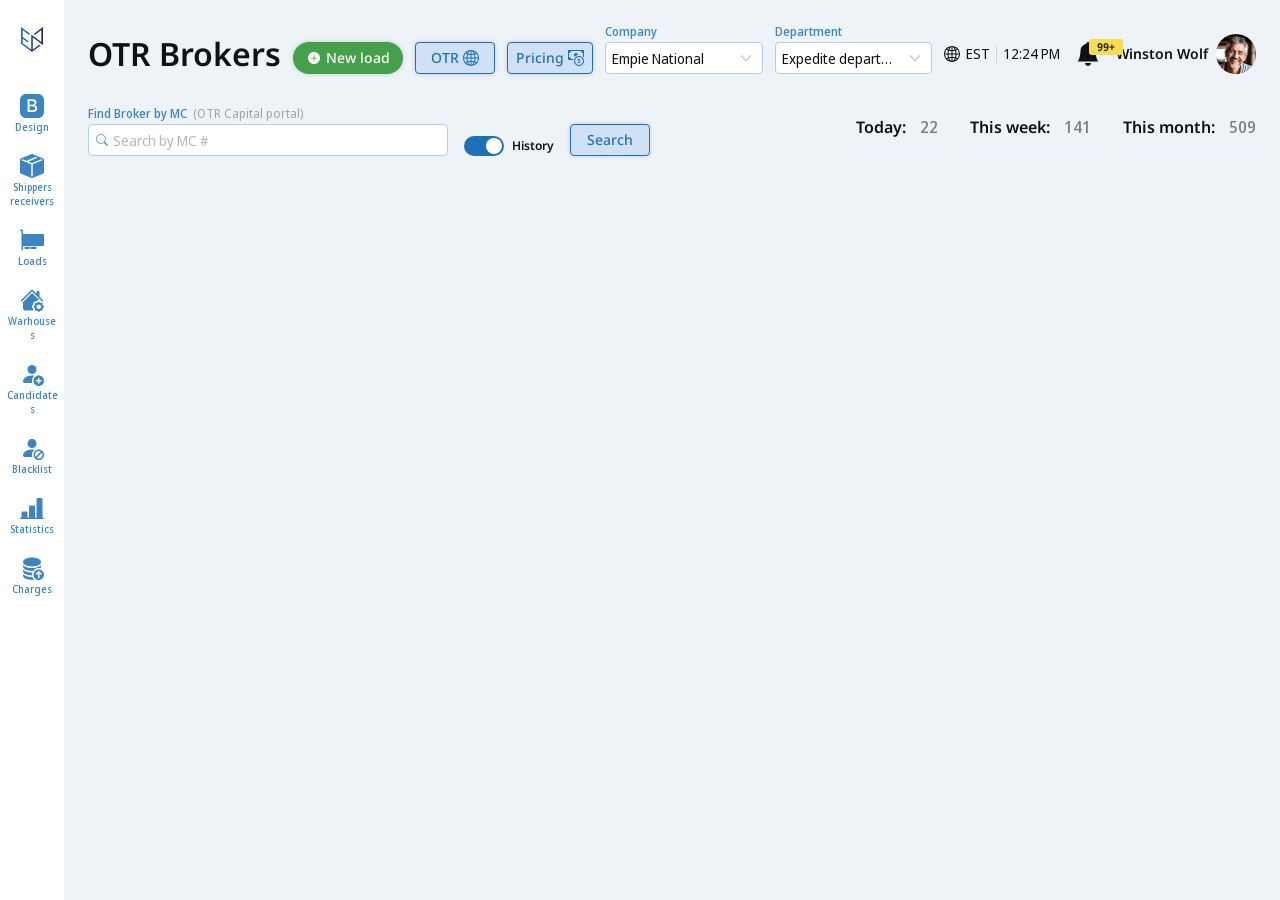
<file: brokers.html>
<!DOCTYPE html>
<html lang="en">
<head>
    <meta charset="UTF-8">
    <meta name="viewport" content="width=device-width, initial-scale=1.0">
    <title>OTR Brokers — Empire</title>
    <link rel="preconnect" href="https://fonts.googleapis.com">
    <link rel="preconnect" href="https://fonts.gstatic.com" crossorigin>
    <link href="https://fonts.googleapis.com/css2?family=Noto+Sans+Display:wght@400;500;600&family=Noto+Sans:wdth,wght@87.5,700;100,400;100,500;100,600;100,700&display=swap" rel="stylesheet">
    <link rel="stylesheet" href="https://cdn.jsdelivr.net/npm/bootstrap@3.4.1/dist/css/bootstrap.min.css">
    <link rel="stylesheet" href="css/empire.css?v=ds7">
    <link rel="stylesheet" href="css/header.css?v=ds2">
    <link rel="stylesheet" href="css/brokers.css?v=br6">
    <link rel="stylesheet" href="css/toast.css?v=t2">
    <script>
        (function () {
            var theme = localStorage.getItem("emp-theme");
            if (theme === "dark" || theme === "light") {
                document.documentElement.setAttribute("data-theme", theme);
            }
        })();
    </script>
</head>
<body class="emp-app">

    <svg class="emp-sprite" aria-hidden="true">
        <symbol id="i-person" viewBox="0 0 12 12"><path fill="currentColor" d="M1 12C1 12 0 12 0 11C0 10 1 7 6 7C11 7 12 10 12 11C12 12 11 12 11 12H1Z"/><path fill="currentColor" d="M6 6C7.65685 6 9 4.65685 9 3C9 1.34315 7.65685 0 6 0C4.34315 0 3 1.34315 3 3C3 4.65685 4.34315 6 6 6Z"/></symbol>
        <symbol id="i-reply" viewBox="0 0 16 16"><path fill="currentColor" d="M5.92131 11.9003L1.35312 8.61889C0.882292 8.34142 0.882292 7.65858 1.35312 7.38111L5.92131 4.09969C6.39406 3.82109 7 4.15806 7 4.71858V6C8.5 6 13 6 14 14C11.5 9.5 7 10 7 10V11.2814C7 11.8419 6.39406 12.1789 5.92131 11.9003Z"/></symbol>
        <symbol id="i-plus" viewBox="0 0 16 16"><path d="M7 2h2v5h5v2H9v5H7V9H2V7h5V2z"/></symbol>
        <symbol id="i-x" viewBox="0 0 16 16"><path d="M3.2 2.2 8 7l4.8-4.8 1 1L9 8l4.8 4.8-1 1L8 9l-4.8 4.8-1-1L7 8 2.2 3.2l1-1z"/></symbol>
        <symbol id="i-x-lg" viewBox="0 0 24 24"><path fill="currentColor" d="M3.37658 3.37658C3.87868 2.87447 4.69275 2.87447 5.19485 3.37658L12 10.1817L18.8051 3.37658C19.3073 2.87447 20.1213 2.87447 20.6234 3.37658C21.1255 3.87868 21.1255 4.69275 20.6234 5.19485L13.8183 12L20.6234 18.8051C21.1255 19.3073 21.1255 20.1213 20.6234 20.6234C20.1213 21.1255 19.3073 21.1255 18.8051 20.6234L12 13.8183L5.19485 20.6234C4.69275 21.1255 3.87868 21.1255 3.37658 20.6234C2.87447 20.1213 2.87447 19.3073 3.37658 18.8051L10.1817 12L3.37658 5.19485C2.87447 4.69275 2.87447 3.87868 3.37658 3.37658Z"/></symbol>
        <symbol id="i-zoom-in" viewBox="0 0 24 24"><path fill="currentColor" fill-rule="evenodd" d="M9.75 18C14.3063 18 18 14.3063 18 9.75C18 5.19365 14.3063 1.5 9.75 1.5C5.19365 1.5 1.5 5.19365 1.5 9.75C1.5 14.3063 5.19365 18 9.75 18ZM19.5 9.75C19.5 15.1348 15.1348 19.5 9.75 19.5C4.36522 19.5 0 15.1348 0 9.75C0 4.36522 4.36522 0 9.75 0C15.1348 0 19.5 4.36522 19.5 9.75Z"/><path fill="currentColor" d="M15.5158 17.6132C15.5601 17.6732 15.6093 17.7307 15.6636 17.785L21.4393 23.5607C22.0251 24.1465 22.9749 24.1465 23.5607 23.5607C24.1465 22.9749 24.1465 22.0251 23.5607 21.4393L17.785 15.6636C17.7307 15.6093 17.6732 15.5601 17.6132 15.5158C17.0248 16.3169 16.3169 17.0248 15.5158 17.6132Z"/><path fill="currentColor" fill-rule="evenodd" d="M9.75 4.5C10.1642 4.5 10.5 4.83579 10.5 5.25V9H14.25C14.6642 9 15 9.33579 15 9.75C15 10.1642 14.6642 10.5 14.25 10.5H10.5V14.25C10.5 14.6642 10.1642 15 9.75 15C9.33579 15 9 14.6642 9 14.25V10.5H5.25C4.83579 10.5 4.5 10.1642 4.5 9.75C4.5 9.33579 4.83579 9 5.25 9H9V5.25C9 4.83579 9.33579 4.5 9.75 4.5Z"/></symbol>
        <symbol id="i-zoom-out" viewBox="0 0 24 24"><path fill="currentColor" fill-rule="evenodd" d="M9.75 18C14.3063 18 18 14.3063 18 9.75C18 5.19365 14.3063 1.5 9.75 1.5C5.19365 1.5 1.5 5.19365 1.5 9.75C1.5 14.3063 5.19365 18 9.75 18ZM19.5 9.75C19.5 15.1348 15.1348 19.5 9.75 19.5C4.36522 19.5 0 15.1348 0 9.75C0 4.36522 4.36522 0 9.75 0C15.1348 0 19.5 4.36522 19.5 9.75Z"/><path fill="currentColor" d="M15.5158 17.6132C15.5601 17.6732 15.6093 17.7307 15.6636 17.785L21.4393 23.5607C22.0251 24.1465 22.9749 24.1465 23.5607 23.5607C24.1465 22.9749 24.1465 22.0251 23.5607 21.4393L17.785 15.6636C17.7307 15.6093 17.6732 15.5601 17.6132 15.5158C17.0248 16.3169 16.3169 17.0248 15.5158 17.6132Z"/><path fill="currentColor" fill-rule="evenodd" d="M4.5 9.75C4.5 9.33579 4.83579 9 5.25 9H14.25C14.6642 9 15 9.33579 15 9.75C15 10.1642 14.6642 10.5 14.25 10.5H5.25C4.83579 10.5 4.5 10.1642 4.5 9.75Z"/></symbol>
        <symbol id="i-play" viewBox="0 0 24 24"><path fill="currentColor" d="M18.8946 13.0449L9.34919 18.5827C8.53875 19.0529 7.5 18.4842 7.5 17.5383V6.46269C7.5 5.51674 8.53875 4.94806 9.34919 5.41824L18.8946 10.956C19.7018 11.4243 19.7018 12.5767 18.8946 13.0449Z"/></symbol>
        <symbol id="i-play-lg" viewBox="0 0 40 40"><path fill="currentColor" d="M31.4911 21.7416L15.582 30.9712C14.2313 31.7549 12.5 30.8071 12.5 29.2305V10.7711C12.5 9.19456 14.2313 8.24677 15.582 9.0304L31.4911 18.2601C32.8363 19.0405 32.8363 20.9611 31.4911 21.7416Z"/></symbol>
        <symbol id="i-volume" viewBox="0 0 24 24"><path fill="currentColor" d="M17.3033 21.0156C19.6106 18.7083 21.0377 15.5208 21.0377 12C21.0377 8.47919 19.6106 5.29169 17.3033 2.98439L16.2426 4.04505C18.2785 6.0809 19.5377 8.8934 19.5377 12C19.5377 15.1066 18.2785 17.9191 16.2426 19.955L17.3033 21.0156Z"/><path fill="currentColor" d="M15.182 18.8943C16.9464 17.1299 18.0377 14.6924 18.0377 12C18.0377 9.30761 16.9464 6.87011 15.182 5.10571L14.1213 6.16637C15.6143 7.65933 16.5377 9.72183 16.5377 12C16.5377 14.2782 15.6143 16.3407 14.1213 17.8336L15.182 18.8943Z"/><path fill="currentColor" d="M13.0607 16.773C14.2822 15.5515 15.0377 13.864 15.0377 12C15.0377 10.136 14.2822 8.44854 13.0607 7.22703L12 8.28769C12.9501 9.23775 13.5377 10.5503 13.5377 12C13.5377 13.4497 12.9501 14.7622 12 15.7123L13.0607 16.773Z"/><path fill="currentColor" d="M10.0749 5.32403C10.3347 5.44892 10.5 5.7117 10.5 6.00001V18C10.5 18.2883 10.3347 18.5511 10.0749 18.676C9.81504 18.8009 9.50661 18.7658 9.28148 18.5857L5.73691 15.75H2.25C1.83579 15.75 1.5 15.4142 1.5 15V9.00001C1.5 8.58579 1.83579 8.25001 2.25 8.25001H5.73691L9.28148 5.41436C9.50661 5.23425 9.81504 5.19914 10.0749 5.32403Z"/></symbol>
        <symbol id="i-dots" viewBox="0 0 24 24"><path fill="currentColor" d="M14.25 19.5C14.25 20.7426 13.2426 21.75 12 21.75C10.7574 21.75 9.75 20.7426 9.75 19.5C9.75 18.2574 10.7574 17.25 12 17.25C13.2426 17.25 14.25 18.2574 14.25 19.5ZM14.25 12C14.25 13.2426 13.2426 14.25 12 14.25C10.7574 14.25 9.75 13.2426 9.75 12C9.75 10.7574 10.7574 9.75 12 9.75C13.2426 9.75 14.25 10.7574 14.25 12ZM14.25 4.5C14.25 5.74264 13.2426 6.75 12 6.75C10.7574 6.75 9.75 5.74264 9.75 4.5C9.75 3.25736 10.7574 2.25 12 2.25C13.2426 2.25 14.25 3.25736 14.25 4.5Z"/></symbol>
        <symbol id="i-expand" viewBox="0 0 24 24"><g transform="translate(0.038 15.037)"><path fill="currentColor" fill-rule="evenodd" d="M8.70495 0.21967C8.41206 -0.0732233 7.93718 -0.0732233 7.64429 0.21967L1.5 6.36396L1.5 2.2123C1.5 1.79809 1.16421 1.4623 0.750001 1.4623C0.335788 1.4623 0 1.79809 5.05762e-07 2.2123L0 8.17462C0 8.58883 0.335788 8.92462 0.750001 8.92462L6.71225 8.92462C7.12647 8.92462 7.46225 8.58883 7.46225 8.17462C7.46225 7.7604 7.12647 7.42462 6.71225 7.42462L2.56066 7.42462L8.70495 1.28033C8.99784 0.987437 8.99784 0.512563 8.70495 0.21967Z"/></g><g transform="translate(23.962 8.963) scale(-1 -1)"><path fill="currentColor" fill-rule="evenodd" d="M8.70495 0.21967C8.41206 -0.0732233 7.93718 -0.0732233 7.64429 0.21967L1.5 6.36396L1.5 2.2123C1.5 1.79809 1.16421 1.4623 0.750001 1.4623C0.335788 1.4623 0 1.79809 5.05762e-07 2.2123L0 8.17462C0 8.58883 0.335788 8.92462 0.750001 8.92462L6.71225 8.92462C7.12647 8.92462 7.46225 8.58883 7.46225 8.17462C7.46225 7.7604 7.12647 7.42462 6.71225 7.42462L2.56066 7.42462L8.70495 1.28033C8.99784 0.987437 8.99784 0.512563 8.70495 0.21967Z"/></g></symbol>
        <symbol id="i-fullscreen" viewBox="0 0 24 24"><g transform="translate(0.038 15.037)"><path fill="currentColor" fill-rule="evenodd" d="M8.70495 0.21967C8.41206 -0.0732233 7.93718 -0.0732233 7.64429 0.21967L1.5 6.36396L1.5 2.2123C1.5 1.79809 1.16421 1.4623 0.750001 1.4623C0.335788 1.4623 0 1.79809 5.05762e-07 2.2123L0 8.17462C0 8.58883 0.335788 8.92462 0.750001 8.92462L6.71225 8.92462C7.12647 8.92462 7.46225 8.58883 7.46225 8.17462C7.46225 7.7604 7.12647 7.42462 6.71225 7.42462L2.56066 7.42462L8.70495 1.28033C8.99784 0.987437 8.99784 0.512563 8.70495 0.21967Z"/></g><g transform="translate(23.962 15.037) scale(-1 1)"><path fill="currentColor" fill-rule="evenodd" d="M8.70495 0.21967C8.41206 -0.0732233 7.93718 -0.0732233 7.64429 0.21967L1.5 6.36396L1.5 2.2123C1.5 1.79809 1.16421 1.4623 0.750001 1.4623C0.335788 1.4623 0 1.79809 5.05762e-07 2.2123L0 8.17462C0 8.58883 0.335788 8.92462 0.750001 8.92462L6.71225 8.92462C7.12647 8.92462 7.46225 8.58883 7.46225 8.17462C7.46225 7.7604 7.12647 7.42462 6.71225 7.42462L2.56066 7.42462L8.70495 1.28033C8.99784 0.987437 8.99784 0.512563 8.70495 0.21967Z"/></g><g transform="translate(23.962 8.963) scale(-1 -1)"><path fill="currentColor" fill-rule="evenodd" d="M8.70495 0.21967C8.41206 -0.0732233 7.93718 -0.0732233 7.64429 0.21967L1.5 6.36396L1.5 2.2123C1.5 1.79809 1.16421 1.4623 0.750001 1.4623C0.335788 1.4623 0 1.79809 5.05762e-07 2.2123L0 8.17462C0 8.58883 0.335788 8.92462 0.750001 8.92462L6.71225 8.92462C7.12647 8.92462 7.46225 8.58883 7.46225 8.17462C7.46225 7.7604 7.12647 7.42462 6.71225 7.42462L2.56066 7.42462L8.70495 1.28033C8.99784 0.987437 8.99784 0.512563 8.70495 0.21967Z"/></g><g transform="translate(0.038 8.963) scale(1 -1)"><path fill="currentColor" fill-rule="evenodd" d="M8.70495 0.21967C8.41206 -0.0732233 7.93718 -0.0732233 7.64429 0.21967L1.5 6.36396L1.5 2.2123C1.5 1.79809 1.16421 1.4623 0.750001 1.4623C0.335788 1.4623 0 1.79809 5.05762e-07 2.2123L0 8.17462C0 8.58883 0.335788 8.92462 0.750001 8.92462L6.71225 8.92462C7.12647 8.92462 7.46225 8.58883 7.46225 8.17462C7.46225 7.7604 7.12647 7.42462 6.71225 7.42462L2.56066 7.42462L8.70495 1.28033C8.99784 0.987437 8.99784 0.512563 8.70495 0.21967Z"/></g></symbol>
        <symbol id="i-chevron" viewBox="0 0 16 16"><path d="M3.2 5.5 8 10.3l4.8-4.8 1 1L8 12.3 2.2 6.5l1-1z"/></symbol>
        <symbol id="i-chevron-sm" viewBox="0 0 16 16"><path fill="currentColor" fill-rule="evenodd" d="M4.09012 6.09298C4.21028 5.969 4.4051 5.969 4.52526 6.09298L8 9.67802L11.4747 6.09298C11.5949 5.969 11.7897 5.969 11.9099 6.09298C12.03 6.21695 12.03 6.41796 11.9099 6.54194L8.21757 10.3515C8.09741 10.4754 7.90259 10.4754 7.78243 10.3515L4.09012 6.54194C3.96996 6.41796 3.96996 6.21695 4.09012 6.09298Z"/><path fill="currentColor" fill-rule="evenodd" d="M3.80289 5.81459C4.08021 5.52847 4.53517 5.52847 4.81249 5.81459L8 9.10329L11.1875 5.81459C11.4648 5.52847 11.9198 5.52847 12.1971 5.81459C12.4676 6.0937 12.4676 6.54121 12.1971 6.82032L11.9099 6.54194L12.1971 6.82032L8.5048 10.6298C8.22748 10.916 7.77252 10.916 7.4952 10.6298L3.80289 6.82032C3.53237 6.54121 3.53237 6.0937 3.80289 5.81459"/></symbol>
        <symbol id="i-folder" viewBox="0 0 16 16"><path fill="currentColor" d="M9.82843 3H13.8099C14.986 3 15.9082 4.00984 15.8017 5.18107L15.1654 12.1811C15.0717 13.2112 14.208 14 13.1736 14H2.82643C1.79202 14 0.928294 13.2112 0.834643 12.1811L0.19828 5.18107C0.154224 4.69646 0.286278 4.23948 0.539556 3.87023L0.5 3C0.5 1.89543 1.39543 1 2.5 1H6.17157C6.70201 1 7.21071 1.21071 7.58579 1.58579L8.41421 2.41421C8.78929 2.78929 9.29799 3 9.82843 3ZM1.50647 3.11964C1.71927 3.04231 1.94935 3 2.19007 3H7.58579L6.87868 2.29289C6.69114 2.10536 6.43679 2 6.17157 2H2.5C1.95402 2 1.51024 2.43755 1.50017 2.98112L1.50647 3.11964Z"/></symbol>
        <symbol id="i-chevron-left" viewBox="0 0 16 16"><path fill="currentColor" fill-rule="evenodd" d="M8.35355 1.64645C8.54882 1.84171 8.54882 2.15829 8.35355 2.35355L2.70711 8L8.35355 13.6464C8.54882 13.8417 8.54882 14.1583 8.35355 14.3536C8.15829 14.5488 7.84171 14.5488 7.64645 14.3536L1.64645 8.35355C1.45118 8.15829 1.45118 7.84171 1.64645 7.64645L7.64645 1.64645C7.84171 1.45118 8.15829 1.45118 8.35355 1.64645Z"/><path fill="currentColor" fill-rule="evenodd" d="M12.3536 1.64645C12.5488 1.84171 12.5488 2.15829 12.3536 2.35355L6.70711 8L12.3536 13.6464C12.5488 13.8417 12.5488 14.1583 12.3536 14.3536C12.1583 14.5488 11.8417 14.5488 11.6464 14.3536L5.64645 8.35355C5.45118 8.15829 5.45118 7.84171 5.64645 7.64645L11.6464 1.64645C11.8417 1.45118 12.1583 1.45118 12.3536 1.64645Z"/></symbol>
        <symbol id="i-chevron-right" viewBox="0 0 16 16"><path fill="currentColor" fill-rule="evenodd" d="M3.64645 1.64645C3.84171 1.45118 4.15829 1.45118 4.35355 1.64645L10.3536 7.64645C10.5488 7.84171 10.5488 8.15829 10.3536 8.35355L4.35355 14.3536C4.15829 14.5488 3.84171 14.5488 3.64645 14.3536C3.45118 14.1583 3.45118 13.8417 3.64645 13.6464L9.29289 8L3.64645 2.35355C3.45118 2.15829 3.45118 1.84171 3.64645 1.64645Z"/><path fill="currentColor" fill-rule="evenodd" d="M7.64645 1.64645C7.84171 1.45118 8.15829 1.45118 8.35355 1.64645L14.3536 7.64645C14.5488 7.84171 14.5488 8.15829 14.3536 8.35355L8.35355 14.3536C8.15829 14.5488 7.84171 14.5488 7.64645 14.3536C7.45118 14.1583 7.45118 13.8417 7.64645 13.6464L13.2929 8L7.64645 2.35355C7.45118 2.15829 7.45118 1.84171 7.64645 1.64645Z"/></symbol>
        <symbol id="i-search" viewBox="0 0 16 16"><path d="M7 1.5a5.5 5.5 0 0 1 4.4 8.8l3 3-1.1 1.1-3-3A5.5 5.5 0 1 1 7 1.5zm0 2a3.5 3.5 0 1 0 0 7 3.5 3.5 0 0 0 0-7z"/></symbol>
        <symbol id="i-input-search" viewBox="0 0 14 14"><path fill="currentColor" d="M10.2744 9.0509C10.9663 8.10889 11.375 6.94592 11.375 5.6875C11.375 2.54638 8.82862 0 5.6875 0C2.54638 0 0 2.54638 0 5.6875C0 8.82862 2.54638 11.375 5.6875 11.375C6.94626 11.375 8.10951 10.9661 9.05166 10.2738L9.0509 10.2744C9.07671 10.3094 9.10545 10.3429 9.13713 10.3746L12.5063 13.7437C12.848 14.0854 13.402 14.0854 13.7437 13.7437C14.0854 13.402 14.0854 12.848 13.7437 12.5063L10.3746 9.13713C10.3429 9.10545 10.3094 9.07671 10.2744 9.0509ZM10.5 5.6875C10.5 8.34537 8.34537 10.5 5.6875 10.5C3.02963 10.5 0.875 8.34537 0.875 5.6875C0.875 3.02963 3.02963 0.875 5.6875 0.875C8.34537 0.875 10.5 3.02963 10.5 5.6875Z"/></symbol>
        <symbol id="i-input-search-sm" viewBox="0 0 12 12"><path fill="currentColor" d="M8.80662 7.75792C9.39969 6.95048 9.75 5.95365 9.75 4.875C9.75 2.18261 7.56739 0 4.875 0C2.18261 0 0 2.18261 0 4.875C0 7.56739 2.18261 9.75 4.875 9.75C5.95394 9.75 6.95101 9.3995 7.75856 8.80614L7.75792 8.80662C7.78004 8.83661 7.80467 8.86533 7.83182 8.89248L10.7197 11.7803C11.0126 12.0732 11.4874 12.0732 11.7803 11.7803C12.0732 11.4874 12.0732 11.0126 11.7803 10.7197L8.89248 7.83182C8.86533 7.80467 8.83661 7.78004 8.80662 7.75792ZM9 4.875C9 7.15317 7.15317 9 4.875 9C2.59683 9 0.75 7.15317 0.75 4.875C0.75 2.59683 2.59683 0.75 4.875 0.75C7.15317 0.75 9 2.59683 9 4.875Z"/></symbol>
        <symbol id="i-input-chevron" viewBox="0 0 20 20"><path fill="currentColor" fill-rule="evenodd" d="M5.11265 7.61622C5.26285 7.46125 5.50638 7.46125 5.65658 7.61622L10 12.0975L14.3434 7.61622C14.4936 7.46125 14.7371 7.46125 14.8873 7.61622C15.0376 7.77119 15.0376 8.02245 14.8873 8.17742L10.272 12.9393C10.1218 13.0943 9.87824 13.0943 9.72804 12.9393L5.11265 8.17742C4.96245 8.02245 4.96245 7.77119 5.11265 7.61622Z"/><path fill="currentColor" fill-rule="evenodd" d="M4.75362 7.26824C5.10027 6.91058 5.66896 6.91058 6.01561 7.26824L10 11.3791L13.9844 7.26824C14.331 6.91058 14.8997 6.91058 15.2464 7.26824C15.5845 7.61713 15.5845 8.17651 15.2464 8.52541L14.8873 8.17742M14.8873 8.17742L15.2464 8.52541L10.631 13.2873C10.2843 13.645 9.71565 13.645 9.369 13.2873L4.75362 8.52541C4.41546 8.17651 4.41546 7.61713 4.75362 7.26824"/></symbol>
        <symbol id="i-chip-x" viewBox="0 0 16 16"><path fill="currentColor" d="M2.25105 2.25105C2.58579 1.91632 3.1285 1.91632 3.46323 2.25105L8 6.78782L12.5368 2.25105C12.8715 1.91632 13.4142 1.91632 13.7489 2.25105C14.0837 2.58579 14.0837 3.1285 13.7489 3.46323L9.21218 8L13.7489 12.5368C14.0837 12.8715 14.0837 13.4142 13.7489 13.7489C13.4142 14.0837 12.8715 14.0837 12.5368 13.7489L8 9.21218L3.46323 13.7489C3.1285 14.0837 2.58579 14.0837 2.25105 13.7489C1.91632 13.4142 1.91632 12.8715 2.25105 12.5368L6.78782 8L2.25105 3.46323C1.91632 3.1285 1.91632 2.58579 2.25105 2.25105Z"/></symbol>
<symbol id="i-question" viewBox="0 0 24 24"><path fill="currentColor" d="M6.80977 0.21967C6.95042 0.0790176 7.14118 0 7.3401 0H16.6599C16.8588 0 17.0496 0.0790176 17.1902 0.21967L23.7803 6.80977C23.921 6.95042 24 7.14118 24 7.3401V16.6599C24 16.8588 23.921 17.0496 23.7803 17.1902L17.1902 23.7803C17.0496 23.921 16.8588 24 16.6599 24H7.3401C7.14118 24 6.95042 23.921 6.80977 23.7803L0.21967 17.1902C0.0790176 17.0496 0 16.8588 0 16.6599V7.3401C0 7.14118 0.0790176 6.95042 0.21967 6.80977L6.80977 0.21967ZM7.65076 1.5L1.5 7.65076V16.3492L7.65076 22.5H16.3492L22.5 16.3492V7.65076L16.3492 1.5H7.65076Z"/><path fill="currentColor" d="M7.88267 8.67922C7.87128 8.88355 8.03986 9.04907 8.2445 9.04907H9.48123C9.68834 9.04907 9.85302 8.88019 9.88084 8.67496C10.0143 7.69077 10.6898 6.97339 11.8938 6.97339C12.9221 6.97339 13.8648 7.48755 13.8648 8.72534C13.8648 9.67749 13.303 10.1155 12.4175 10.782C11.4082 11.5151 10.6084 12.3721 10.6656 13.7622L10.67 14.0874C10.6728 14.2925 10.8399 14.4573 11.045 14.4573H12.2615C12.4686 14.4573 12.6365 14.2894 12.6365 14.0823V13.9241C12.6365 12.8481 13.0459 12.5339 14.1504 11.696C15.0645 11.001 16.0166 10.2297 16.0166 8.61108C16.0166 6.34497 14.1028 5.25 12.0081 5.25C10.1075 5.25 8.02446 6.13592 7.88267 8.67922ZM10.218 17.3232C10.218 18.123 10.856 18.7134 11.732 18.7134C12.646 18.7134 13.2744 18.123 13.2744 17.3232C13.2744 16.4949 12.646 15.9141 11.732 15.9141C10.856 15.9141 10.218 16.4949 10.218 17.3232Z"/></symbol>
        <symbol id="i-info" viewBox="0 0 16 16"><path d="M8 1.5a6.5 6.5 0 1 1 0 13 6.5 6.5 0 0 1 0-13zM7.2 7h1.6v5H7.2V7zm0-2.5h1.6V6H7.2V4.5z"/></symbol>
        <symbol id="i-info-fill" viewBox="0 0 14 14"><path fill="currentColor" d="M7 0C10.866 0 14 3.13401 14 7C14 10.866 10.866 14 7 14C3.13401 14 0 10.866 0 7C0 3.13401 3.13401 0 7 0ZM6.99902 6.125C6.75066 6.125 6.54229 6.31342 6.51758 6.56055V9.62891C6.47096 10.0951 6.53054 10.5 6.99902 10.5C7.46705 10.4998 7.48406 10.0977 7.4375 9.63184V6.5625C7.4128 6.31549 7.24719 6.12518 6.99902 6.125ZM7 3.5C6.51675 3.5 6.125 3.89175 6.125 4.375C6.125 4.85825 6.51675 5.25 7 5.25C7.48325 5.25 7.875 4.85825 7.875 4.375C7.875 3.89175 7.48325 3.5 7 3.5Z"/></symbol>
        <symbol id="i-check" viewBox="0 0 20 20"><path fill="currentColor" d="M13.712 6.21209C14.0782 5.84597 14.6717 5.84597 15.0379 6.21209C15.3995 6.57371 15.4039 7.15727 15.0512 7.52434L10.0609 13.7622C10.0537 13.7712 10.046 13.7798 10.0379 13.7879C9.67175 14.154 9.07816 14.154 8.71204 13.7879L5.40398 10.4799C5.03787 10.1137 5.03787 9.52015 5.40398 9.15403C5.7701 8.78791 6.36369 8.78791 6.72981 9.15403L9.34671 11.7709L13.6872 6.24013C13.6949 6.23029 13.7032 6.22093 13.712 6.21209Z"/></symbol>
        <symbol id="i-cursor" viewBox="0 0 14 14"><path fill="currentColor" d="M13.2929 11.9683C13.6834 11.5778 13.6834 10.9446 13.2929 10.5541L11.0968 8.35801C10.7063 7.96749 10.7063 7.33432 11.0968 6.9438L12.7578 5.28284C13.2948 4.74585 13.0608 3.82982 12.3321 3.61614L1.75579 0.514852C0.996979 0.292345 0.29232 0.996988 0.514808 1.75581L3.61581 12.3321C3.82947 13.0608 4.74547 13.2948 5.28248 12.7579L6.9438 11.0967C7.33433 10.7062 7.96746 10.7063 8.35797 11.0968L10.5541 13.2929C10.9446 13.6834 11.5778 13.6834 11.9683 13.2929L13.2929 11.9683Z"/></symbol>
        <symbol id="i-info-circle" viewBox="0 0 16 16"><path fill="currentColor" d="M8 15C4.13401 15 1 11.866 1 8C1 4.13401 4.13401 1 8 1C11.866 1 15 4.13401 15 8C15 11.866 11.866 15 8 15ZM8 16C12.4183 16 16 12.4183 16 8C16 3.58172 12.4183 0 8 0C3.58172 0 0 3.58172 0 8C0 12.4183 3.58172 16 8 16Z"/><path fill="currentColor" d="M8.9307 6.58789L6.63969 6.875L6.55766 7.25586L7.00883 7.33789C7.3018 7.4082 7.36039 7.51367 7.29594 7.80664L6.55766 11.2754C6.3643 12.1719 6.66313 12.5938 7.36625 12.5938C7.91117 12.5938 8.54398 12.3418 8.83109 11.9961L8.91898 11.5801C8.71977 11.7559 8.4268 11.8262 8.23344 11.8262C7.95805 11.8262 7.85844 11.6328 7.92875 11.293L8.9307 6.58789Z"/><path fill="currentColor" d="M9 4.5C9 5.05228 8.55229 5.5 8 5.5C7.44772 5.5 7 5.05228 7 4.5C7 3.94772 7.44772 3.5 8 3.5C8.55229 3.5 9 3.94772 9 4.5Z"/></symbol>
        <symbol id="i-info-circle-fill" viewBox="0 0 16 16"><path fill="currentColor" d="M8 0C12.4183 0 16 3.58172 16 8C16 12.4183 12.4183 16 8 16C3.58172 16 0 12.4183 0 8C0 3.58172 3.58172 0 8 0ZM7.99805 7C7.71452 7.00021 7.47665 7.21497 7.44824 7.49707V11.0049C7.39498 11.5375 7.46303 11.9998 7.99805 12C8.53334 12 8.55323 11.5404 8.5 11.0078V7.5C8.47176 7.21757 8.28189 7 7.99805 7ZM8 4C7.44772 4 7 4.44772 7 5C7 5.55228 7.44772 6 8 6C8.55228 6 9 5.55228 9 5C9 4.44772 8.55228 4 8 4Z"/></symbol>
        <symbol id="i-warn-fill" viewBox="0 0 16 16"><path fill="currentColor" d="M16 8C16 12.4183 12.4183 16 8 16C3.58172 16 0 12.4183 0 8C0 3.58172 3.58172 0 8 0C12.4183 0 16 3.58172 16 8ZM8 4C7.46459 4 7.04623 4.46229 7.0995 4.99504L7.45025 8.50248C7.47849 8.78492 7.71616 9 8 9C8.28384 9 8.52151 8.78492 8.54975 8.50248L8.9005 4.99504C8.95377 4.46228 8.53541 4 8 4ZM8.00154 10C7.44926 10 7.00154 10.4477 7.00154 11C7.00154 11.5523 7.44926 12 8.00154 12C8.55383 12 9.00154 11.5523 9.00154 11C9.00154 10.4477 8.55383 10 8.00154 10Z"/></symbol>
        <symbol id="i-error-fill" viewBox="0 0 16 16"><path fill="currentColor" d="M8.98151 1.56642C8.53763 0.811193 7.46546 0.811193 7.02158 1.56642L0.164626 13.2331C-0.292407 14.0107 0.256279 15 1.14459 15H14.8585C15.7468 15 16.2955 14.0107 15.8385 13.2331L8.98151 1.56642ZM8 5C8.53541 5 8.95377 5.46228 8.9005 5.99504L8.54975 9.50248C8.52151 9.78492 8.28384 10 8 10C7.71616 10 7.47849 9.78492 7.45025 9.50248L7.0995 5.99504C7.04623 5.46229 7.46459 5 8 5ZM8.00154 11C8.55383 11 9.00154 11.4477 9.00154 12C9.00154 12.5523 8.55383 13 8.00154 13C7.44926 13 7.00154 12.5523 7.00154 12C7.00154 11.4477 7.44926 11 8.00154 11Z"/></symbol>
        <symbol id="i-success-fill" viewBox="0 0 16 16"><path fill="currentColor" d="M16 8C16 12.4183 12.4183 16 8 16C3.58172 16 0 12.4183 0 8C0 3.58172 3.58172 0 8 0C12.4183 0 16 3.58172 16 8ZM12.0303 4.96967C11.7374 4.67678 11.2626 4.67678 10.9697 4.96967C10.9626 4.97674 10.9559 4.98424 10.9498 4.9921L7.4774 9.41674L5.38388 7.32322C5.09098 7.03033 4.61611 7.03033 4.32322 7.32322C4.03032 7.61612 4.03032 8.09099 4.32322 8.38388L6.96966 11.0303C7.26256 11.3232 7.73743 11.3232 8.03032 11.0303C8.03685 11.0238 8.043 11.0169 8.04876 11.0097L12.041 6.01947C12.3232 5.72582 12.3196 5.25897 12.0303 4.96967Z"/></symbol>
        <symbol id="i-calendar" viewBox="0 0 16 16"><path d="M4 1.5h1.5V3h5V1.5H12V3h1.5A1.5 1.5 0 0 1 15 4.5v9A1.5 1.5 0 0 1 13.5 15h-11A1.5 1.5 0 0 1 1 13.5v-9A1.5 1.5 0 0 1 2.5 3H4V1.5zM2.5 6v7.5h11V6h-11z"/></symbol>
        <symbol id="i-calendar-fill" viewBox="0 0 18 18"><path fill="currentColor" d="M4.5 0.5625C4.5 0.25184 4.24816 0 3.9375 0C3.62684 0 3.375 0.25184 3.375 0.5625V1.125H2.25C1.00736 1.125 0 2.13236 0 3.375V4.5H18V3.375C18 2.13236 16.9926 1.125 15.75 1.125H14.625V0.5625C14.625 0.25184 14.3732 0 14.0625 0C13.7518 0 13.5 0.25184 13.5 0.5625V1.125H4.5V0.5625Z"/><path fill="currentColor" d="M18 15.75V5.625H0V15.75C0 16.9926 1.00736 18 2.25 18H15.75C16.9926 18 18 16.9926 18 15.75ZM10.6875 7.875H11.8125C12.1232 7.875 12.375 8.12684 12.375 8.4375V9.5625C12.375 9.87316 12.1232 10.125 11.8125 10.125H10.6875C10.3768 10.125 10.125 9.87316 10.125 9.5625V8.4375C10.125 8.12684 10.3768 7.875 10.6875 7.875ZM14.0625 7.875H15.1875C15.4982 7.875 15.75 8.12684 15.75 8.4375V9.5625C15.75 9.87316 15.4982 10.125 15.1875 10.125H14.0625C13.7518 10.125 13.5 9.87316 13.5 9.5625V8.4375C13.5 8.12684 13.7518 7.875 14.0625 7.875ZM2.25 11.8125C2.25 11.5018 2.50184 11.25 2.8125 11.25H3.9375C4.24816 11.25 4.5 11.5018 4.5 11.8125V12.9375C4.5 13.2482 4.24816 13.5 3.9375 13.5H2.8125C2.50184 13.5 2.25 13.2482 2.25 12.9375V11.8125ZM6.1875 11.25H7.3125C7.62316 11.25 7.875 11.5018 7.875 11.8125V12.9375C7.875 13.2482 7.62316 13.5 7.3125 13.5H6.1875C5.87684 13.5 5.625 13.2482 5.625 12.9375V11.8125C5.625 11.5018 5.87684 11.25 6.1875 11.25Z"/></symbol>
        <symbol id="i-date-prev" viewBox="0 0 16 16"><path fill="currentColor" fill-rule="evenodd" d="M10.8536 1.64645C11.0488 1.84171 11.0488 2.15829 10.8536 2.35355L5.20711 8L10.8536 13.6464C11.0488 13.8417 11.0488 14.1583 10.8536 14.3536C10.6583 14.5488 10.3417 14.5488 10.1464 14.3536L4.14645 8.35355C3.95118 8.15829 3.95118 7.84171 4.14645 7.64645L10.1464 1.64645C10.3417 1.45118 10.6583 1.45118 10.8536 1.64645Z"/></symbol>
        <symbol id="i-date-next" viewBox="0 0 16 16"><path fill="currentColor" fill-rule="evenodd" d="M5.14645 1.64645C5.34171 1.45118 5.65829 1.45118 5.85355 1.64645L11.8536 7.64645C12.0488 7.84171 12.0488 8.15829 11.8536 8.35355L5.85355 14.3536C5.65829 14.5488 5.34171 14.5488 5.14645 14.3536C4.95118 14.1583 4.95118 13.8417 5.14645 13.6464L10.7929 8L5.14645 2.35355C4.95118 2.15829 4.95118 1.84171 5.14645 1.64645Z"/></symbol>
        <symbol id="i-sort" viewBox="0 0 7 12"><path fill="#A5A5A5" fill-rule="evenodd" d="M6.61013 3.624C6.51455 3.71855 6.35958 3.71855 6.26399 3.624L3.5 0.88964L0.736006 3.624C0.640423 3.71855 0.485452 3.71855 0.389869 3.624C0.294286 3.52944 0.294286 3.37613 0.389869 3.28157L3.32693 0.376004C3.42252 0.281446 3.57749 0.281446 3.67307 0.376004L6.61013 3.28157C6.70571 3.37613 6.70571 3.52944 6.61013 3.624Z"/><path fill="#D2D2D2" fill-rule="evenodd" d="M0.389869 8.376C0.485452 8.28145 0.640422 8.28145 0.736005 8.376L3.5 11.1104L6.26399 8.376C6.35958 8.28145 6.51455 8.28145 6.61013 8.376C6.70571 8.47056 6.70571 8.62387 6.61013 8.71843L3.67307 11.624C3.57748 11.7186 3.42251 11.7186 3.32693 11.624L0.389869 8.71843C0.294286 8.62387 0.294286 8.47056 0.389869 8.376Z"/></symbol>
        <symbol id="nav-load-board" viewBox="0 0 24 24"><g>
        <g>
        <path d="M11.2939 3.5C11.2939 2.39543 10.3984 1.5 9.29388 1.5H3.5C2.39543 1.5 1.5 2.39543 1.5 3.5V8.93688C1.5 10.0414 2.39543 10.9369 3.5 10.9369H9.29388C10.3984 10.9369 11.2939 10.0414 11.2939 8.93688V3.5Z" fill="currentColor"/>
        <path d="M22.5 3.5C22.5 2.39543 21.6046 1.5 20.5 1.5H14.7061C13.6016 1.5 12.7061 2.39543 12.7061 3.5V8.93688C12.7061 10.0414 13.6016 10.9369 14.7061 10.9369H20.5C21.6046 10.9369 22.5 10.0414 22.5 8.93688V3.5Z" fill="currentColor"/>
        <path d="M11.2939 14.2769C11.2939 13.1724 10.3984 12.2769 9.29388 12.2769H3.5C2.39543 12.2769 1.5 13.1724 1.5 14.2769V20.5C1.5 21.6046 2.39543 22.5 3.5 22.5H9.29388C10.3984 22.5 11.2939 21.6046 11.2939 20.5V14.2769Z" fill="currentColor"/>
        <path d="M22.5 14.2769C22.5 13.1724 21.6046 12.2769 20.5 12.2769H14.7061C13.6016 12.2769 12.7061 13.1724 12.7061 14.2769V20.5C12.7061 21.6046 13.6016 22.5 14.7061 22.5H20.5C21.6046 22.5 22.5 21.6046 22.5 20.5V14.2769Z" fill="currentColor"/>
        </g>
        </g></symbol>
        <symbol id="nav-brokers" viewBox="0 0 24 24"><g>
        <path d="M18 0H6C4.34315 0 3 1.34314 3 3V21C3 22.6569 4.34315 24 6 24H18C19.6569 24 21 22.6569 21 21V3C21 1.34315 19.6569 0 18 0ZM16.5 10.5C16.5 12.9853 14.4853 15 12 15C9.51472 15 7.5 12.9853 7.5 10.5C7.5 8.01472 9.51472 6 12 6C14.4853 6 16.5 8.01472 16.5 10.5ZM12.0001 16.5C15.935 16.5 18.2184 17.7387 19.5 19.133V21C19.5 21.8284 18.8284 22.5 18 22.5H6C5.17157 22.5 4.5 21.8284 4.5 21V19.1331C5.7816 17.7388 8.06497 16.5 12.0001 16.5Z" fill="currentColor"/>
        </g></symbol>
        <symbol id="nav-broker-agents" viewBox="0 0 24 24"><g>
        <path d="M3 3C3 1.34315 4.34315 0 6 0H18C19.6569 0 21 1.34315 21 3V21C21 22.6569 19.6569 24 18 24H6C4.34315 24 3 22.6569 3 21V3ZM9.75 3C9.33579 3 9 3.33579 9 3.75C9 4.16421 9.33579 4.5 9.75 4.5H14.25C14.6642 4.5 15 4.16421 15 3.75C15 3.33579 14.6642 3 14.25 3H9.75ZM12 16.5C14.4853 16.5 16.5 14.4853 16.5 12C16.5 9.51472 14.4853 7.5 12 7.5C9.51472 7.5 7.5 9.51472 7.5 12C7.5 14.4853 9.51472 16.5 12 16.5ZM19.5 20.633C18.2184 19.2387 15.935 18 12.0001 18C8.06497 18 5.7816 19.2388 4.5 20.6331V21C4.5 21.8284 5.17157 22.5 6 22.5H18C18.8284 22.5 19.5 21.8284 19.5 21V20.633Z" fill="currentColor"/>
        </g></symbol>
        <symbol id="nav-owners" viewBox="0 0 18 18"><g>
        <g>
        <path d="M1.5 18C1.5 18 0 18 0 16.5C0 15 1.5 10.5 9 10.5C16.5 10.5 18 15 18 16.5C18 18 16.5 18 16.5 18H1.5Z" fill="currentColor"/>
        <path d="M9 9C11.4853 9 13.5 6.98528 13.5 4.5C13.5 2.01472 11.4853 0 9 0C6.51472 0 4.5 2.01472 4.5 4.5C4.5 6.98528 6.51472 9 9 9Z" fill="currentColor"/>
        </g>
        </g></symbol>
        <symbol id="nav-trucks" viewBox="0 0 24 24"><g>
        <path d="M1.5 3.75C1.5 1.67893 3.17893 0 5.25 0H18.75C20.8211 0 22.5 1.67893 22.5 3.75V17.25C22.5 18.4769 21.9108 19.5661 21 20.2503V23.25C21 23.6642 20.6642 24 20.25 24H17.25C16.8358 24 16.5 23.6642 16.5 23.25V21H7.5V23.25C7.5 23.6642 7.16421 24 6.75 24H3.75C3.33579 24 3 23.6642 3 23.25V20.2503C2.08916 19.5661 1.5 18.4769 1.5 17.25V3.75ZM4.5 4.5C4.5 3.67157 5.17157 3 6 3H18C18.8284 3 19.5 3.67157 19.5 4.5V10.3509C19.5 11.2875 18.6567 11.9876 17.7451 11.8404C16.3869 11.6211 13.8116 11.25 12 11.25C10.1884 11.25 7.61305 11.6211 6.25489 11.8404C5.34328 11.9876 4.5 11.2875 4.5 10.3509V4.5ZM6 18C6.82843 18 7.5 17.3284 7.5 16.5C7.5 15.6716 6.82843 15 6 15C5.17157 15 4.5 15.6716 4.5 16.5C4.5 17.3284 5.17157 18 6 18ZM18 18C18.8284 18 19.5 17.3284 19.5 16.5C19.5 15.6716 18.8284 15 18 15C17.1716 15 16.5 15.6716 16.5 16.5C16.5 17.3284 17.1716 18 18 18ZM10.5 15C9.67157 15 9 15.6716 9 16.5C9 17.3284 9.67157 18 10.5 18H13.5C14.3284 18 15 17.3284 15 16.5C15 15.6716 14.3284 15 13.5 15H10.5Z" fill-rule="evenodd" clip-rule="evenodd" fill="currentColor"/>
        </g></symbol>
        <symbol id="nav-offers" viewBox="0 0 24 24"><g>
        <path d="M24 12C24 17.799 18.6274 22.5 12 22.5C10.7749 22.5 9.59262 22.3394 8.47926 22.0408C7.60348 22.4846 5.59161 23.3376 2.20758 23.8916C1.90906 23.9405 1.68055 23.6282 1.79847 23.3496C2.32962 22.0949 2.80876 20.4242 2.95468 18.9001C1.11459 17.0548 0 14.6413 0 12C0 6.20101 5.37258 1.5 12 1.5C18.6274 1.5 24 6.20101 24 12ZM7.5 12C7.5 11.1716 6.82843 10.5 6 10.5C5.17157 10.5 4.5 11.1716 4.5 12C4.5 12.8284 5.17157 13.5 6 13.5C6.82843 13.5 7.5 12.8284 7.5 12ZM13.5 12C13.5 11.1716 12.8284 10.5 12 10.5C11.1716 10.5 10.5 11.1716 10.5 12C10.5 12.8284 11.1716 13.5 12 13.5C12.8284 13.5 13.5 12.8284 13.5 12ZM18 13.5C18.8284 13.5 19.5 12.8284 19.5 12C19.5 11.1716 18.8284 10.5 18 10.5C17.1716 10.5 16.5 11.1716 16.5 12C16.5 12.8284 17.1716 13.5 18 13.5Z" fill="currentColor"/>
        </g></symbol>
        <symbol id="nav-bids" viewBox="0 0 24 24"><g>
        <path d="M5.75 2C3.67893 2 2 3.67893 2 5.75V18.25C2 20.3211 3.67893 22 5.75 22H18.25C20.3211 22 22 20.3211 22 18.25V5.75C22 3.67893 20.3211 2 18.25 2H5.75ZM8.875 7C8.875 8.03553 8.03553 8.875 7 8.875C5.96447 8.875 5.125 8.03553 5.125 7C5.125 5.96447 5.96447 5.125 7 5.125C8.03553 5.125 8.875 5.96447 8.875 7ZM18.875 7C18.875 8.03553 18.0355 8.875 17 8.875C15.9645 8.875 15.125 8.03553 15.125 7C15.125 5.96447 15.9645 5.125 17 5.125C18.0355 5.125 18.875 5.96447 18.875 7ZM17 18.875C15.9645 18.875 15.125 18.0355 15.125 17C15.125 15.9645 15.9645 15.125 17 15.125C18.0355 15.125 18.875 15.9645 18.875 17C18.875 18.0355 18.0355 18.875 17 18.875ZM8.875 17C8.875 18.0355 8.03553 18.875 7 18.875C5.96447 18.875 5.125 18.0355 5.125 17C5.125 15.9645 5.96447 15.125 7 15.125C8.03553 15.125 8.875 15.9645 8.875 17ZM12 13.875C10.9645 13.875 10.125 13.0355 10.125 12C10.125 10.9645 10.9645 10.125 12 10.125C13.0355 10.125 13.875 10.9645 13.875 12C13.875 13.0355 13.0355 13.875 12 13.875Z" fill="currentColor"/>
        </g></symbol>
        <symbol id="nav-expedite-fleet" viewBox="0 0 24 24"><g>
        <path d="M12 24C12 24 21 15.4706 21 9C21 4.02944 16.9706 0 12 0C7.02944 0 3 4.02944 3 9C3 15.4706 12 24 12 24ZM12 13.5C9.51472 13.5 7.5 11.4853 7.5 9C7.5 6.51472 9.51472 4.5 12 4.5C14.4853 4.5 16.5 6.51472 16.5 9C16.5 11.4853 14.4853 13.5 12 13.5Z" fill="currentColor"/>
        </g></symbol>
        <symbol id="nav-drivers" viewBox="0 0 24 24"><g>
        <path d="M21 3C22.6569 3 24 4.34315 24 6V18C24 19.6569 22.6569 21 21 21H3C1.34315 21 0 19.6569 0 18V6C0 4.34315 1.34315 3 3 3H21ZM7.5 13.5C4.37002 13.5001 1.80064 15.5974 1.52539 18.2734C1.65395 18.9712 2.26509 19.4999 3 19.5H13.4395C13.4795 19.2551 13.5 19.0046 13.5 18.75C13.5 15.8506 10.8136 13.5001 7.5 13.5ZM15.75 15.25C15.4739 15.25 15.25 15.4739 15.25 15.75C15.25 16.0261 15.4739 16.25 15.75 16.25H20.25C20.5261 16.25 20.75 16.0261 20.75 15.75C20.75 15.4739 20.5261 15.25 20.25 15.25H15.75ZM14.25 11.5C13.9739 11.5 13.75 11.7239 13.75 12C13.75 12.2761 13.9739 12.5 14.25 12.5H20.25C20.5261 12.5 20.75 12.2761 20.75 12C20.75 11.7239 20.5261 11.5 20.25 11.5H14.25ZM7.5 6C5.84325 6.00012 4.5 7.34322 4.5 9C4.5 10.6568 5.84325 11.9999 7.5 12C9.15674 11.9999 10.5 10.6568 10.5 9C10.5 7.34323 9.15674 6.00013 7.5 6ZM14.25 7.75C13.9739 7.75 13.75 7.97386 13.75 8.25C13.75 8.52614 13.9739 8.75 14.25 8.75H20.25C20.5261 8.75 20.75 8.52614 20.75 8.25C20.75 7.97386 20.5261 7.75 20.25 7.75H14.25Z" fill="currentColor"/>
        </g></symbol>
        <symbol id="nav-document-checking" viewBox="0 0 24 24"><g>
        <g>
        <path d="M6 0H18C19.6569 0 21 1.34315 21 3V13.5H3V3C3 1.34314 4.34315 0 6 0Z" fill="currentColor"/>
        <path d="M3 18H21V21C21 22.6569 19.6569 24 18 24H6C4.34315 24 3 22.6569 3 21V18Z" fill="currentColor"/>
        <path d="M0.75 15C0.335786 15 0 15.3358 0 15.75C0 16.1642 0.335786 16.5 0.75 16.5H23.25C23.6642 16.5 24 16.1642 24 15.75C24 15.3358 23.6642 15 23.25 15H0.75Z" fill="currentColor"/>
        </g>
        </g></symbol>
        <symbol id="nav-shippers" viewBox="0 0 24 24"><g>
        <path d="M23.2928 4.45939C23.7199 4.63024 24 5.04391 24 5.50393V18.4962C24 18.9562 23.7199 19.3698 23.2928 19.5407L12.4178 23.8907C12.1496 23.998 11.8504 23.998 11.5822 23.8907L0.707186 19.5407C0.28007 19.3698 0 18.9562 0 18.4962V5.50393C0 5.04391 0.28007 4.63024 0.707186 4.45939L11.1644 0.276467C11.169 0.274619 11.1736 0.272788 11.1782 0.270972L11.5822 0.109394C11.8504 0.00210963 12.1496 0.00210923 12.4178 0.109394L12.8218 0.270988C12.8264 0.272798 12.831 0.274625 12.8356 0.276467L23.2928 4.45939ZM15.6055 3.00002L6.375 6.69223L2.76949 5.25002L1.5 5.75782V6.35777L11.25 10.2578V22.1423L12 22.4423L12.75 22.1423V10.2578L22.5 6.35778V5.75782L21.2305 5.25002L12 8.94223L8.39444 7.5L17.6249 3.8078L15.6055 3.00002Z" fill-rule="evenodd" clip-rule="evenodd" fill="currentColor"/>
        </g></symbol>
        <symbol id="nav-loads" viewBox="0 0 24 24"><g>
        <g>
        <path d="M0 2.25C0 1.83579 0.335786 1.5 0.75 1.5H2.25C2.66421 1.5 3 1.83579 3 2.25V6H23.25C23.6642 6 24 6.33579 24 6.75V17.25C24 17.6642 23.6642 18 23.25 18H3V21.75C3 22.1642 2.66421 22.5 2.25 22.5C1.83579 22.5 1.5 22.1642 1.5 21.75V3H0.75C0.335786 3 0 2.66421 0 2.25Z" fill="currentColor"/>
        <path d="M4.5 18.75H9.75V20.25C9.75 20.6642 9.41421 21 9 21H5.25C4.83579 21 4.5 20.6642 4.5 20.25V18.75Z" fill="currentColor"/>
        <path d="M10.5 18.75H16.5V20.25C16.5 20.6642 16.1642 21 15.75 21H11.25C10.8358 21 10.5 20.6642 10.5 20.25V18.75Z" fill="currentColor"/>
        </g>
        </g></symbol>
        <symbol id="nav-warehouses" viewBox="0 0 24 24.0001"><g>
        <g>
        <path d="M16.6045 13.5703C15.763 13.1334 14.7034 13.264 13.9923 13.9619L13.9619 13.9923C13.2639 14.7034 13.1334 15.763 13.5703 16.6045C12.6599 16.8927 12 17.7443 12 18.7501C12 19.7558 12.6599 20.6073 13.5703 20.8955C13.3119 21.3931 13.252 21.967 13.3905 22.5L5.25 22.5001C4.00736 22.5001 3 21.4927 3 20.2501V13.9394L12 4.93941L19.0855 12.0248C18.976 12.0085 18.864 12.0001 18.75 12.0001C17.7443 12.0001 16.8926 12.6599 16.6045 13.5703Z" fill="currentColor"/>
        <path d="M13.0607 2.25007C12.4749 1.66428 11.5251 1.66428 10.9393 2.25007L0.96967 12.2197C0.676777 12.5126 0.676777 12.9875 0.96967 13.2804C1.26256 13.5733 1.73744 13.5733 2.03033 13.2804L12 3.31073L21.9697 13.2804C22.2626 13.5733 22.7374 13.5733 23.0303 13.2804C23.3232 12.9875 23.3232 12.5126 23.0303 12.2197L19.5 8.68941V3.75007C19.5 3.33586 19.1642 3.00007 18.75 3.00007H17.25C16.8358 3.00007 16.5 3.33586 16.5 3.75007V5.68941L13.0607 2.25007Z" fill="currentColor"/>
        <path d="M19.6718 14.1894L19.7375 14.4123C19.9106 14.9995 20.5814 15.2774 21.119 14.9845L21.3231 14.8734C22.1645 14.415 23.085 15.3355 22.6267 16.177L22.5156 16.3811C22.2227 16.9187 22.5005 17.5895 23.0878 17.7626L23.3107 17.8283C24.2298 18.0992 24.2298 19.401 23.3107 19.6719L23.0878 19.7376C22.5005 19.9107 22.2227 20.5814 22.5156 21.1191L22.6267 21.3231C23.085 22.1646 22.1645 23.0851 21.3231 22.6268L21.119 22.5156C20.5814 22.2228 19.9106 22.5006 19.7375 23.0879L19.6718 23.3108C19.4009 24.2298 18.0991 24.2298 17.8282 23.3108L17.7625 23.0879C17.5894 22.5006 16.9186 22.2228 16.381 22.5156L16.1769 22.6268C15.3355 23.0851 14.415 22.1646 14.8733 21.3231L14.9844 21.1191C15.2773 20.5814 14.9995 19.9107 14.4122 19.7376L14.1893 19.6719C13.2702 19.401 13.2702 18.0992 14.1893 17.8283L14.4122 17.7626C14.9995 17.5895 15.2773 16.9187 14.9844 16.3811L14.8733 16.177C14.415 15.3356 15.3355 14.415 16.1769 14.8734L16.381 14.9845C16.9186 15.2774 17.5894 14.9995 17.7625 14.4123L17.8282 14.1894C18.0991 13.2703 19.4009 13.2703 19.6718 14.1894ZM18.75 21.0001C19.9926 21.0001 21 19.9927 21 18.7501C21 17.5074 19.9926 16.5001 18.75 16.5001C17.5074 16.5001 16.5 17.5074 16.5 18.7501C16.5 19.9927 17.5074 21.0001 18.75 21.0001Z" fill-rule="evenodd" clip-rule="evenodd" fill="currentColor"/>
        </g>
        </g></symbol>
        <symbol id="nav-payments" viewBox="0 0 24 24"><g>
        <path d="M0 7.5C0 11.1426 2.59686 14.1788 6.04026 14.858C6.13999 13.7583 6.42234 12.7113 6.85673 11.7476C5.54193 11.3046 4.69815 10.2963 4.49844 8.86628H3.75V8.22674H4.44854V7.57558C4.44854 7.50581 4.44854 7.43605 4.45478 7.37209H3.75V6.73256H4.51715C4.85395 4.86047 6.31965 3.75 8.52131 3.75C8.99532 3.75 9.40697 3.79651 9.75 3.87791V4.97674C9.41944 4.89535 9.01403 4.85465 8.52755 4.85465C7.14917 4.85465 6.21985 5.55233 5.92672 6.73256H8.80198V7.37209H5.83316C5.82692 7.44186 5.82692 7.51744 5.82692 7.59302V8.22674H8.80198V8.86628H5.89553C6.07248 9.76938 6.59772 10.4122 7.40226 10.7096C8.96527 8.12653 11.6933 6.32727 14.858 6.04026C14.1788 2.59686 11.1426 0 7.5 0C3.35786 0 0 3.35786 0 7.5ZM24 15.75C24 20.3063 20.3063 24 15.75 24C11.1937 24 7.5 20.3063 7.5 15.75C7.5 11.1937 11.1937 7.5 15.75 7.5C20.3063 7.5 24 11.1937 24 15.75ZM12.375 17.7332C12.478 18.9847 13.4943 19.9603 15.3208 20.0758V21H16.1311V20.0694C18.0195 19.941 19.125 18.959 19.125 17.5342C19.125 16.2378 18.2804 15.5703 16.7697 15.2237L16.1311 15.0761V12.5602C16.9414 12.6501 17.4564 13.0801 17.58 13.677H19.0014C18.8984 12.4704 17.8341 11.5269 16.1311 11.4242V10.5H15.3208V11.4435C13.7071 11.5975 12.6085 12.541 12.6085 13.8759C12.6085 15.0568 13.4256 15.8078 14.7852 16.1158L15.3208 16.2442V18.9141C14.49 18.7922 13.9406 18.3493 13.817 17.7332H12.375ZM15.314 14.89C14.5174 14.7103 14.0848 14.3444 14.0848 13.7925C14.0848 13.1763 14.5518 12.7142 15.3208 12.5795V14.89H15.314ZM16.2478 16.456C17.216 16.6742 17.6624 17.0272 17.6624 17.6498C17.6624 18.3622 17.1062 18.8499 16.1311 18.9398V16.4303L16.2478 16.456Z" fill="currentColor"/>
        </g></symbol>
        <symbol id="nav-document-signature" viewBox="0 0 24 24"><g>
        <g>
        <path d="M14.25 0C14.6642 0 15 0.335786 15 0.75C15 1.16421 15.3358 1.5 15.75 1.5C16.1642 1.5 16.5 1.83579 16.5 2.25V3C16.5 3.41421 16.1642 3.75 15.75 3.75H8.25C7.83579 3.75 7.5 3.41421 7.5 3V2.25C7.5 1.83579 7.83579 1.5 8.25 1.5C8.66421 1.5 9 1.16421 9 0.75C9 0.335786 9.33579 0 9.75 0H14.25Z" fill="currentColor"/>
        <path d="M5.25 1.5H6.12803C6.04512 1.73458 6 1.98702 6 2.25V3C6 4.24264 7.00736 5.25 8.25 5.25H15.75C16.9926 5.25 18 4.24264 18 3V2.25C18 1.98702 17.9549 1.73458 17.872 1.5H18.75C19.9926 1.5 21 2.50736 21 3.75V21.75C21 22.9926 19.9926 24 18.75 24H5.25C4.00736 24 3 22.9926 3 21.75V3.75C3 2.50736 4.00736 1.5 5.25 1.5ZM16.2803 11.7803C16.5732 11.4874 16.5732 11.0126 16.2803 10.7197C15.9874 10.4268 15.5126 10.4268 15.2197 10.7197L11.25 14.6893L9.53033 12.9697C9.23744 12.6768 8.76256 12.6768 8.46967 12.9697C8.17678 13.2626 8.17678 13.7374 8.46967 14.0303L10.7197 16.2803C10.8603 16.421 11.0511 16.5 11.25 16.5C11.4489 16.5 11.6397 16.421 11.7803 16.2803L16.2803 11.7803Z" fill-rule="evenodd" clip-rule="evenodd" fill="currentColor"/>
        </g>
        </g></symbol>
        <symbol id="nav-users" viewBox="0 0 24 24"><g>
        <g>
        <path d="M10.5 21C10.5 21 9 21 9 19.5C9 18 10.5 13.5 16.5 13.5C22.5 13.5 24 18 24 19.5C24 21 22.5 21 22.5 21H10.5Z" fill="currentColor"/>
        <path d="M16.5 12C18.9853 12 21 9.98528 21 7.5C21 5.01472 18.9853 3 16.5 3C14.0147 3 12 5.01472 12 7.5C12 9.98528 14.0147 12 16.5 12Z" fill="currentColor"/>
        <path d="M7.82454 21C7.61334 20.5739 7.5 20.0687 7.5 19.5C7.5 17.4668 8.51858 15.3758 10.4039 13.9199C9.57914 13.6561 8.61764 13.5 7.5 13.5C1.5 13.5 0 18 0 19.5C0 21 1.5 21 1.5 21H7.82454Z" fill="currentColor"/>
        <path d="M6.75 12C8.82107 12 10.5 10.3211 10.5 8.25C10.5 6.17893 8.82107 4.5 6.75 4.5C4.67893 4.5 3 6.17893 3 8.25C3 10.3211 4.67893 12 6.75 12Z" fill="currentColor"/>
        </g>
        </g></symbol>
        <symbol id="nav-candidates" viewBox="0 0 24 24"><g>
        <g>
        <path d="M18.75 24C21.6495 24 24 21.6495 24 18.75C24 15.8505 21.6495 13.5 18.75 13.5C15.8505 13.5 13.5 15.8505 13.5 18.75C13.5 21.6495 15.8505 24 18.75 24ZM19.5 16.5V18H21C21.4142 18 21.75 18.3358 21.75 18.75C21.75 19.1642 21.4142 19.5 21 19.5H19.5V21C19.5 21.4142 19.1642 21.75 18.75 21.75C18.3358 21.75 18 21.4142 18 21V19.5H16.5C16.0858 19.5 15.75 19.1642 15.75 18.75C15.75 18.3358 16.0858 18 16.5 18H18V16.5C18 16.0858 18.3358 15.75 18.75 15.75C19.1642 15.75 19.5 16.0858 19.5 16.5Z" fill="currentColor"/>
        <path d="M16.5 7.5C16.5 9.98528 14.4853 12 12 12C9.51472 12 7.5 9.98528 7.5 7.5C7.5 5.01472 9.51472 3 12 3C14.4853 3 16.5 5.01472 16.5 7.5Z" fill="currentColor"/>
        <path d="M3 19.5C3 21 4.5 21 4.5 21H12.3841C12.1353 20.2962 12 19.5389 12 18.75C12 16.7195 12.8965 14.8984 14.3154 13.661C13.6156 13.5573 12.846 13.5 12 13.5C4.5 13.5 3 18 3 19.5Z" fill="currentColor"/>
        </g>
        </g></symbol>
        <symbol id="nav-blacklist" viewBox="0 0 24 24"><g>
        <g>
        <path d="M22.4623 15.0377C20.4121 12.9874 17.0879 12.9874 15.0377 15.0377C12.9874 17.0879 12.9874 20.4121 15.0377 22.4623C17.0879 24.5126 20.4121 24.5126 22.4623 22.4623C24.5126 20.4121 24.5126 17.0879 22.4623 15.0377ZM20.8183 15.6211C19.3623 14.6564 17.3812 14.8155 16.0983 16.0983C14.8155 17.3812 14.6564 19.3623 15.6211 20.8183L20.8183 15.6211ZM21.8789 16.6817L16.6817 21.8789C18.1377 22.8436 20.1188 22.6845 21.4016 21.4016C22.6845 20.1188 22.8436 18.1377 21.8789 16.6817Z" fill-rule="evenodd" clip-rule="evenodd" fill="currentColor"/>
        <path d="M4.5 21C4.5 21 3 21 3 19.5C3 18 4.5 13.5 12 13.5C12.846 13.5 13.6156 13.5573 14.3154 13.661C12.8965 14.8984 12 16.7195 12 18.75C12 19.5389 12.1353 20.2962 12.3841 21H4.5Z" fill="currentColor"/>
        <path d="M12 12C14.4853 12 16.5 9.98528 16.5 7.5C16.5 5.01472 14.4853 3 12 3C9.51472 3 7.5 5.01472 7.5 7.5C7.5 9.98528 9.51472 12 12 12Z" fill="currentColor"/>
        </g>
        </g></symbol>
        <symbol id="nav-statistics" viewBox="0 0 24 21"><path d="M16.5 1.5C16.5 0.671573 17.1716 0 18 0H21C21.8284 0 22.5 0.671574 22.5 1.5V19.5H23.25C23.6642 19.5 24 19.8358 24 20.25C24 20.6642 23.6642 21 23.25 21H0.75C0.335786 21 0 20.6642 0 20.25C0 19.8358 0.335786 19.5 0.75 19.5H1.5V15C1.5 14.1716 2.17157 13.5 3 13.5H6C6.82843 13.5 7.5 14.1716 7.5 15V19.5H9V9C9 8.17157 9.67157 7.5 10.5 7.5H13.5C14.3284 7.5 15 8.17157 15 9V19.5H16.5V1.5Z" fill="currentColor"/></symbol>
        <symbol id="nav-task-manager" viewBox="0 0 24 24"><g>
        <path d="M5.25 0C5.66421 0 6 0.335786 6 0.75V1.5H18V0.75C18 0.335786 18.3358 0 18.75 0C19.1642 0 19.5 0.335786 19.5 0.75V1.5H21C22.6569 1.5 24 2.84315 24 4.5V21C24 22.6569 22.6569 24 21 24H3C1.34315 24 0 22.6569 0 21V4.5C0 2.84315 1.34315 1.5 3 1.5H4.5V0.75C4.5 0.335786 4.83579 0 5.25 0ZM20.1818 4.5H3.81818C3.36631 4.5 3 4.83579 3 5.25V6.75C3 7.16421 3.36631 7.5 3.81818 7.5H20.1818C20.6337 7.5 21 7.16421 21 6.75V5.25C21 4.83579 20.6337 4.5 20.1818 4.5ZM12.75 10.5C12.3358 10.5 12 10.8358 12 11.25V12.75C12 13.1642 12.3358 13.5 12.75 13.5H14.25C14.6642 13.5 15 13.1642 15 12.75V11.25C15 10.8358 14.6642 10.5 14.25 10.5H12.75ZM17.25 10.5C16.8358 10.5 16.5 10.8358 16.5 11.25V12.75C16.5 13.1642 16.8358 13.5 17.25 13.5H18.75C19.1642 13.5 19.5 13.1642 19.5 12.75V11.25C19.5 10.8358 19.1642 10.5 18.75 10.5H17.25ZM4.5 15.75V17.25C4.5 17.6642 4.83579 18 5.25 18H6.75C7.16421 18 7.5 17.6642 7.5 17.25V15.75C7.5 15.3358 7.16421 15 6.75 15H5.25C4.83579 15 4.5 15.3358 4.5 15.75ZM9.75 15C9.33579 15 9 15.3358 9 15.75V17.25C9 17.6642 9.33579 18 9.75 18H11.25C11.6642 18 12 17.6642 12 17.25V15.75C12 15.3358 11.6642 15 11.25 15H9.75Z" fill="currentColor"/>
        </g></symbol>
        <symbol id="nav-team-tracking" viewBox="0 0 24 24"><g>
        <path d="M9.75 0C9.33579 0 9 0.335786 9 0.75C9 1.16421 9.33579 1.5 9.75 1.5H10.5V3.10641C5.41123 3.83459 1.5 8.21021 1.5 13.5C1.5 19.299 6.20101 24 12 24C17.799 24 22.5 19.299 22.5 13.5C22.5 10.8701 21.5333 8.46623 19.9357 6.62414C19.9422 6.61808 19.9487 6.61189 19.955 6.60556L20.4853 6.07523L21.0156 6.60556C21.3085 6.89845 21.7834 6.89845 22.0763 6.60556C22.3692 6.31267 22.3692 5.83779 22.0763 5.5449L19.955 3.42358C19.6621 3.13069 19.1872 3.13069 18.8943 3.42358C18.6014 3.71647 18.6014 4.19135 18.8943 4.48424L19.4247 5.01457L18.8943 5.5449C18.888 5.55124 18.8818 5.55767 18.8757 5.56418C17.3904 4.27623 15.5398 3.3983 13.5 3.10641V1.5H14.25C14.6642 1.5 15 1.16421 15 0.75C15 0.335786 14.6642 0 14.25 0H9.75ZM12.75 8.39996L12.75 13.5C12.75 13.6989 12.671 13.8897 12.5303 14.0303C12.3897 14.171 12.1989 14.25 12 14.25H6.75C6.33579 14.25 6 13.9142 6 13.5C6 13.0858 6.33579 12.75 6.75 12.75H11.25L11.25 8.39997C11.25 7.98575 11.5858 7.64996 12 7.64996C12.4142 7.64996 12.75 7.98575 12.75 8.39996Z" fill="currentColor"/>
        </g></symbol>
        <symbol id="nav-logs" viewBox="0 0 24 24"><g>
        <path d="M6 0H13.9393C14.3372 0 14.7187 0.158035 15 0.43934L20.5607 6C20.842 6.28131 21 6.66284 21 7.06066V21C21 22.6569 19.6569 24 18 24H6C4.34315 24 3 22.6569 3 21V3C3 1.34315 4.34315 0 6 0ZM14.25 2.25V5.25C14.25 6.07843 14.9216 6.75 15.75 6.75H18.75L14.25 2.25Z" fill="currentColor"/>
        </g></symbol>
        <symbol id="nav-tracking" viewBox="0 0 24 24"><g>
        <path d="M13.9393 0H6C4.34315 0 3 1.34315 3 3V21C3 22.6569 4.34315 24 6 24H18C19.6569 24 21 22.6569 21 21V7.06066C21 6.66284 20.842 6.28131 20.5607 6L15 0.43934C14.7187 0.158035 14.3372 0 13.9393 0ZM14.25 5.25V2.25L18.75 6.75H15.75C14.9216 6.75 14.25 6.07843 14.25 5.25ZM15 20.25V11.25C15 10.8358 15.3358 10.5 15.75 10.5H17.25C17.6642 10.5 18 10.8358 18 11.25V20.25C18 20.6642 17.6642 21 17.25 21H15.75C15.3358 21 15 20.6642 15 20.25ZM11.25 21C10.8358 21 10.5 20.6642 10.5 20.25V14.25C10.5 13.8358 10.8358 13.5 11.25 13.5H12.75C13.1642 13.5 13.5 13.8358 13.5 14.25V20.25C13.5 20.6642 13.1642 21 12.75 21H11.25ZM6.75 21C6.33579 21 6 20.6642 6 20.25V17.25C6 16.8358 6.33579 16.5 6.75 16.5H8.25C8.66421 16.5 9 16.8358 9 17.25V20.25C9 20.6642 8.66421 21 8.25 21H6.75Z" fill="currentColor"/>
        </g></symbol>
        <symbol id="nav-reports" viewBox="0 0 24 24"><g>
        <path d="M18 0H6C4.34315 0 3 1.34314 3 3V21C3 22.6569 4.34315 24 6 24H18C19.6569 24 21 22.6569 21 21V3C21 1.34315 19.6569 0 18 0ZM7.5 6H16.5C16.9142 6 17.25 6.33579 17.25 6.75C17.25 7.16421 16.9142 7.5 16.5 7.5H7.5C7.08579 7.5 6.75 7.16421 6.75 6.75C6.75 6.33579 7.08579 6 7.5 6ZM6.75 9.75C6.75 9.33579 7.08579 9 7.5 9H16.5C16.9142 9 17.25 9.33579 17.25 9.75C17.25 10.1642 16.9142 10.5 16.5 10.5H7.5C7.08579 10.5 6.75 10.1642 6.75 9.75ZM7.5 12H16.5C16.9142 12 17.25 12.3358 17.25 12.75C17.25 13.1642 16.9142 13.5 16.5 13.5H7.5C7.08579 13.5 6.75 13.1642 6.75 12.75C6.75 12.3358 7.08579 12 7.5 12ZM7.5 15H12C12.4142 15 12.75 15.3358 12.75 15.75C12.75 16.1642 12.4142 16.5 12 16.5H7.5C7.08579 16.5 6.75 16.1642 6.75 15.75C6.75 15.3358 7.08579 15 7.5 15Z" fill="currentColor"/>
        </g></symbol>
        <symbol id="nav-chats" viewBox="0 0 24 24"><g>
        <path d="M24 3C24 1.34315 22.6569 0 21 0H3C1.34315 0 0 1.34315 0 3V15C0 16.6569 1.34315 18 3 18H17.3787C17.7765 18 18.158 18.158 18.4393 18.4393L22.7197 22.7197C23.1921 23.1921 24 22.8575 24 22.1893V3ZM5.25 4.5H18.75C19.1642 4.5 19.5 4.83579 19.5 5.25C19.5 5.66421 19.1642 6 18.75 6H5.25C4.83579 6 4.5 5.66421 4.5 5.25C4.5 4.83579 4.83579 4.5 5.25 4.5ZM5.25 8.25H18.75C19.1642 8.25 19.5 8.58579 19.5 9C19.5 9.41421 19.1642 9.75 18.75 9.75H5.25C4.83579 9.75 4.5 9.41421 4.5 9C4.5 8.58579 4.83579 8.25 5.25 8.25ZM5.25 12H12.75C13.1642 12 13.5 12.3358 13.5 12.75C13.5 13.1642 13.1642 13.5 12.75 13.5H5.25C4.83579 13.5 4.5 13.1642 4.5 12.75C4.5 12.3358 4.83579 12 5.25 12Z" fill="currentColor"/>
        </g></symbol>
        <symbol id="nav-options" viewBox="0 0 24 24"><g>
        <path d="M14.107 1.57558C13.4878 -0.525193 10.5122 -0.525193 9.89301 1.57558L9.74284 2.08505C9.3472 3.42735 7.81403 4.06241 6.58512 3.39302L6.11869 3.13896C4.19539 2.09133 2.09133 4.19539 3.13896 6.1187L3.39302 6.58512C4.06241 7.81403 3.42735 9.3472 2.08505 9.74284L1.57558 9.89301C-0.525193 10.5122 -0.525193 13.4878 1.57558 14.107L2.08505 14.2572C3.42735 14.6528 4.06241 16.186 3.39302 17.4149L3.13896 17.8813C2.09133 19.8046 4.19538 21.9087 6.11869 20.861L6.58512 20.607C7.81403 19.9376 9.3472 20.5727 9.74284 21.915L9.89301 22.4244C10.5122 24.5252 13.4878 24.5252 14.107 22.4244L14.2572 21.915C14.6528 20.5727 16.186 19.9376 17.4149 20.607L17.8813 20.861C19.8046 21.9087 21.9087 19.8046 20.861 17.8813L20.607 17.4149C19.9376 16.186 20.5727 14.6528 21.915 14.2572L22.4244 14.107C24.5252 13.4878 24.5252 10.5122 22.4244 9.89301L21.915 9.74284C20.5727 9.3472 19.9376 7.81403 20.607 6.58512L20.861 6.11869C21.9087 4.19538 19.8046 2.09133 17.8813 3.13896L17.4149 3.39302C16.186 4.06241 14.6528 3.42735 14.2572 2.08505L14.107 1.57558ZM12 16.3932C9.57369 16.3932 7.60678 14.4263 7.60678 12C7.60678 9.57369 9.57369 7.60678 12 7.60678C14.4263 7.60678 16.3932 9.57369 16.3932 12C16.3932 14.4263 14.4263 16.3932 12 16.3932Z" fill="currentColor"/>
        </g></symbol>
        <symbol id="nav-charges" viewBox="0 0 24 24"><g>
        <g>
        <path d="M18.75 24C21.6495 24 24 21.6495 24 18.75C24 15.8505 21.6495 13.5 18.75 13.5C15.8505 13.5 13.5 15.8505 13.5 18.75C13.5 21.6495 15.8505 24 18.75 24ZM19.2803 15.2197L21.5303 17.4697C21.8232 17.7626 21.8232 18.2374 21.5303 18.5303C21.2374 18.8232 20.7626 18.8232 20.4697 18.5303L19.5 17.5607V21.75C19.5 22.1642 19.1642 22.5 18.75 22.5C18.3358 22.5 18 22.1642 18 21.75V17.5607L17.0303 18.5303C16.7374 18.8232 16.2626 18.8232 15.9697 18.5303C15.6768 18.2374 15.6768 17.7626 15.9697 17.4697L18.2197 15.2197C18.3603 15.079 18.5511 15 18.75 15C18.9489 15 19.1397 15.079 19.2803 15.2197Z" fill="currentColor"/>
        <path d="M12 1.5C9.63997 1.5 7.46704 1.93329 5.85602 2.66557C4.3127 3.36708 3 4.48951 3 6C3 7.51049 4.3127 8.63292 5.85602 9.33442C7.46704 10.0667 9.63997 10.5 12 10.5C14.36 10.5 16.533 10.0667 18.144 9.33442C19.6873 8.63292 21 7.51049 21 6C21 4.48951 19.6873 3.36708 18.144 2.66557C16.533 1.93329 14.36 1.5 12 1.5Z" fill="currentColor"/>
        <path d="M3 10.5V9.24152C3.6859 9.88915 4.50635 10.3686 5.23531 10.7C7.08248 11.5396 9.47628 12 12 12C14.5237 12 16.9175 11.5396 18.7647 10.7C19.4937 10.3686 20.3141 9.88915 21 9.24152V10.5C21 11.1359 20.7674 11.703 20.3828 12.1988C19.86 12.0689 19.313 12 18.75 12C16.425 12 14.3745 13.1755 13.1605 14.9647C12.78 14.988 12.3926 15 12 15C9.63997 15 7.46704 14.5667 5.85602 13.8344C4.3127 13.1329 3 12.0105 3 10.5Z" fill="currentColor"/>
        <path d="M12.3854 16.4964C12.2573 16.4988 12.1288 16.5 12 16.5C9.47628 16.5 7.08248 16.0396 5.23531 15.2C4.50635 14.8686 3.6859 14.3891 3 13.7415V15C3 16.5105 4.3127 17.6329 5.85602 18.3344C7.46704 19.0667 9.63997 19.5 12 19.5C12.0137 19.5 12.0275 19.5 12.0412 19.5C12.014 19.2537 12 19.0035 12 18.75C12 17.9597 12.1358 17.2012 12.3854 16.4964Z" fill="currentColor"/>
        <path d="M12.3828 20.9965C12.2556 20.9988 12.128 21 12 21C9.47628 21 7.08248 20.5396 5.23531 19.7C4.50635 19.3686 3.6859 18.8891 3 18.2415V19.5C3 21.0105 4.3127 22.1329 5.85602 22.8344C7.46704 23.5667 9.63997 24 12 24C12.8044 24 13.587 23.9497 14.333 23.8543C13.456 23.0948 12.7768 22.1129 12.3828 20.9965Z" fill="currentColor"/>
        </g>
        </g></symbol>
        <symbol id="nav-dnu" viewBox="0 0 24 24"><g>
        <g>
        <path d="M2.82716 0.766614C3.94033 -0.346558 5.77724 -0.232196 6.74375 1.01045L9.4343 4.46974C9.92805 5.10456 10.1025 5.93113 9.90747 6.71134L9.08657 9.99494C8.99991 10.3416 9.10148 10.7083 9.35415 10.961L13.039 14.6459C13.2917 14.8985 13.6584 15.0001 14.0051 14.9134L17.2887 14.0925C18.0689 13.8975 18.8954 14.072 19.5303 14.5657L22.9895 17.2563C24.2322 18.2228 24.3466 20.0597 23.2334 21.1728L21.6825 22.7237C20.5729 23.8333 18.9133 24.3205 17.3666 23.7767C13.5263 22.4266 9.92158 20.2161 6.85273 17.1473C3.78389 14.0784 1.57342 10.4737 0.223257 6.63337C-0.320524 5.08669 0.166695 3.42708 1.27627 2.3175L2.82716 0.766614Z" fill-rule="evenodd" clip-rule="evenodd" fill="currentColor"/>
        </g>
        </g></symbol>
        <symbol id="i-cloud" viewBox="0 0 44 44"><path fill="currentColor" fill-rule="evenodd" d="M12.1158 3.69C14.6073 1.54125 18.0774 0 22 0C29.3982 0 35.5391 5.49846 36.2057 12.5922C40.5848 13.2113 44 16.8755 44 21.375C44 26.3161 39.8814 30.25 34.8906 30.25H27.5C26.7406 30.25 26.125 29.6344 26.125 28.875C26.125 28.1156 26.7406 27.5 27.5 27.5H34.8906C38.443 27.5 41.25 24.7182 41.25 21.375C41.25 18.0318 38.443 15.25 34.8906 15.25H33.5156V13.875C33.5156 7.77041 28.4001 2.75 22 2.75C18.8033 2.75 15.957 4.00875 13.9119 5.7725C11.8313 7.56682 10.7422 9.73032 10.7422 11.425V12.6571L9.51742 12.7918C5.6752 13.2141 2.75 16.3698 2.75 20.125C2.75 24.1585 6.13413 27.5 10.3984 27.5H16.5C17.2594 27.5 17.875 28.1156 17.875 28.875C17.875 29.6344 17.2594 30.25 16.5 30.25H10.3984C4.69573 30.25 0 25.7565 0 20.125C0 15.2766 3.48112 11.2616 8.09112 10.2437C8.48319 7.86968 10.0096 5.50651 12.1158 3.69Z"/><path fill="currentColor" fill-rule="evenodd" d="M21.0277 11.4027C21.5647 10.8658 22.4353 10.8658 22.9723 11.4027L31.2223 19.6527C31.7592 20.1897 31.7592 21.0603 31.2223 21.5973C30.6853 22.1342 29.8147 22.1342 29.2777 21.5973L23.375 15.6945V39.875C23.375 40.6344 22.7594 41.25 22 41.25C21.2406 41.25 20.625 40.6344 20.625 39.875V15.6945L14.7223 21.5973C14.1853 22.1342 13.3147 22.1342 12.7777 21.5973C12.2408 21.0603 12.2408 20.1897 12.7777 19.6527L21.0277 11.4027Z"/></symbol>
        <symbol id="i-progress" viewBox="0 0 40 40"><path fill="#E1E1E1" d="M40 20C40 31.0457 31.0457 40 20 40C8.9543 40 0 31.0457 0 20C0 8.9543 8.9543 0 20 0C31.0457 0 40 8.9543 40 20ZM4 20C4 28.8366 11.1634 36 20 36C28.8366 36 36 28.8366 36 20C36 11.1634 28.8366 4 20 4C11.1634 4 4 11.1634 4 20Z"/><path fill="#3C84C2" d="M20 0C23.6884 4.39843e-08 27.3051 1.01999 30.45 2.9472C33.5949 4.8744 36.1456 7.63376 37.8201 10.9202C39.4947 14.2066 40.2277 17.8921 39.9383 21.5692C39.649 25.2463 38.3484 28.7717 36.1803 31.7557L32.9443 29.4046C34.6787 27.0174 35.7192 24.197 35.9507 21.2553C36.1822 18.3137 35.5957 15.3653 34.2561 12.7362C32.9165 10.107 30.8759 7.89952 28.36 6.35776C25.844 4.81599 22.9508 4 20 4V0Z"/></symbol>
        <symbol id="i-upload-x" viewBox="0 0 24 24"><path fill="currentColor" d="M3.37658 3.37658C3.87868 2.87447 4.69275 2.87447 5.19485 3.37658L12 10.1817L18.8051 3.37658C19.3073 2.87447 20.1213 2.87447 20.6234 3.37658C21.1255 3.87868 21.1255 4.69275 20.6234 5.19485L13.8183 12L20.6234 18.8051C21.1255 19.3073 21.1255 20.1213 20.6234 20.6234C20.1213 21.1255 19.3073 21.1255 18.8051 20.6234L12 13.8183L5.19485 20.6234C4.69275 21.1255 3.87868 21.1255 3.37658 20.6234C2.87447 20.1213 2.87447 19.3073 3.37658 18.8051L10.1817 12L3.37658 5.19485C2.87447 4.69275 2.87447 3.87868 3.37658 3.37658Z"/></symbol>
        <symbol id="i-retry" viewBox="0 0 24 24"><path fill="currentColor" d="M17.3006 10.5H23.1994C23.5173 10.5 23.691 10.8708 23.4874 11.1151L20.5381 14.6543C20.3882 14.8342 20.1118 14.8342 19.9619 14.6543L17.0126 11.1151C16.809 10.8708 16.9827 10.5 17.3006 10.5Z"/><path fill="currentColor" d="M0.800641 13.5H6.69936C7.0173 13.5 7.19098 13.1292 6.98744 12.8849L4.03808 9.3457C3.88816 9.16579 3.61184 9.16579 3.46192 9.3457L0.512557 12.8849C0.309017 13.1292 0.482702 13.5 0.800641 13.5Z"/><path fill="currentColor" fill-rule="evenodd" d="M12 4.5C9.67126 4.5 7.59085 5.56045 6.21403 7.22758C5.95027 7.54696 5.47754 7.59205 5.15816 7.32829C4.83878 7.06452 4.7937 6.59179 5.05746 6.27242C6.70701 4.27504 9.20493 3 12 3C16.4126 3 20.082 6.17476 20.8516 10.3645C20.8599 10.4096 20.8678 10.4547 20.8754 10.5H19.3501C18.6556 7.07667 15.6279 4.5 12 4.5ZM4.64988 13.5C5.3444 16.9233 8.37206 19.5 12 19.5C14.3287 19.5 16.4092 18.4396 17.786 16.7724C18.0497 16.453 18.5225 16.408 18.8418 16.6717C19.1612 16.9355 19.2063 17.4082 18.9425 17.7276C17.293 19.725 14.7951 21 12 21C7.58745 21 3.91797 17.8252 3.14837 13.6355C3.1401 13.5904 3.13216 13.5453 3.12456 13.5H4.64988Z"/></symbol>
        <symbol id="i-alert" viewBox="0 0 44 44"><path fill="#E26E5D" d="M22 41.25C11.3685 41.25 2.75 32.6315 2.75 22C2.75 11.3685 11.3685 2.75 22 2.75C32.6315 2.75 41.25 11.3685 41.25 22C41.25 32.6315 32.6315 41.25 22 41.25ZM22 44C34.1503 44 44 34.1503 44 22C44 9.84974 34.1503 0 22 0C9.84974 0 0 9.84974 0 22C0 34.1503 9.84974 44 22 44Z"/><path fill="#E26E5D" d="M19.2542 30.25C19.2542 28.7312 20.4855 27.5 22.0042 27.5C23.523 27.5 24.7542 28.7312 24.7542 30.25C24.7542 31.7688 23.523 33 22.0042 33C20.4855 33 19.2542 31.7688 19.2542 30.25Z"/><path fill="#E26E5D" d="M19.5236 13.7364C19.3771 12.2713 20.5276 11 22 11C23.4724 11 24.6229 12.2713 24.4764 13.7364L23.5118 23.3818C23.4341 24.1585 22.7806 24.75 22 24.75C21.2194 24.75 20.5659 24.1585 20.4882 23.3818L19.5236 13.7364Z"/></symbol>
        <symbol id="i-trash" viewBox="0 0 20 20"><path fill="currentColor" d="M10.625 7.5C10.625 7.15482 10.3452 6.875 10 6.875C9.65482 6.875 9.375 7.15482 9.375 7.5V15C9.375 15.3452 9.65482 15.625 10 15.625C10.3452 15.625 10.625 15.3452 10.625 15V7.5Z"/><path fill="currentColor" d="M13.125 6.875C13.4702 6.875 13.75 7.15482 13.75 7.5V15C13.75 15.3452 13.4702 15.625 13.125 15.625C12.7798 15.625 12.5 15.3452 12.5 15V7.5C12.5 7.15482 12.7798 6.875 13.125 6.875Z"/><path fill="currentColor" fill-rule="evenodd" d="M16.875 5C17.5654 5 18.125 4.44036 18.125 3.75V2.5C18.125 1.80964 17.5654 1.25 16.875 1.25H12.5C12.5 0.559644 11.9404 0 11.25 0H8.75C8.05964 0 7.5 0.559644 7.5 1.25H3.125C2.43464 1.25 1.875 1.80964 1.875 2.5V3.75C1.875 4.44036 2.43464 5 3.125 5H3.75V16.25C3.75 17.6307 4.86929 18.75 6.25 18.75H13.75C15.1307 18.75 16.25 17.6307 16.25 16.25V5H16.875ZM5.14754 5L5 5.07377V16.25C5 16.9404 5.55964 17.5 6.25 17.5H13.75C14.4404 17.5 15 16.9404 15 16.25V5.07377L14.8525 5H5.14754ZM3.125 3.75V2.5H16.875V3.75H3.125Z"/><path fill="currentColor" d="M7.5 7.5C7.5 7.15482 7.22018 6.875 6.875 6.875C6.52982 6.875 6.25 7.15482 6.25 7.5V15C6.25 15.3452 6.52982 15.625 6.875 15.625C7.22018 15.625 7.5 15.3452 7.5 15V7.5Z"/></symbol>
        <symbol id="i-download" viewBox="0 0 20 20"><path fill="currentColor" d="M0.625 12.375C0.970178 12.375 1.25 12.6549 1.25 13V16.125C1.25 16.8154 1.80964 17.375 2.5 17.375H17.5C18.1904 17.375 18.75 16.8154 18.75 16.125V13C18.75 12.6549 19.0298 12.375 19.375 12.375C19.7202 12.375 20 12.6549 20 13V16.125C20 17.5057 18.8807 18.625 17.5 18.625H2.5C1.11929 18.625 0 17.5057 0 16.125V13C0 12.6549 0.279822 12.375 0.625 12.375Z"/><path fill="currentColor" d="M9.55806 14.8169C9.80214 15.061 10.1979 15.061 10.4419 14.8169L14.1919 11.0669C14.436 10.8229 14.436 10.4271 14.1919 10.1831C13.9479 9.93898 13.5521 9.93898 13.3081 10.1831L10.625 12.8661V1.875C10.625 1.52982 10.3452 1.25 10 1.25C9.65482 1.25 9.375 1.52982 9.375 1.875V12.8661L6.69194 10.1831C6.44786 9.93898 6.05214 9.93898 5.80806 10.1831C5.56398 10.4271 5.56398 10.8229 5.80806 11.0669L9.55806 14.8169Z"/></symbol>
        <symbol id="i-dots" viewBox="0 0 20 20"><path fill="currentColor" d="M11.875 16.25C11.875 17.2855 11.0355 18.125 10 18.125C8.96447 18.125 8.125 17.2855 8.125 16.25C8.125 15.2145 8.96447 14.375 10 14.375C11.0355 14.375 11.875 15.2145 11.875 16.25ZM11.875 10C11.875 11.0355 11.0355 11.875 10 11.875C8.96447 11.875 8.125 11.0355 8.125 10C8.125 8.96447 8.96447 8.125 10 8.125C11.0355 8.125 11.875 8.96447 11.875 10ZM11.875 3.75C11.875 4.78553 11.0355 5.625 10 5.625C8.96447 5.625 8.125 4.78553 8.125 3.75C8.125 2.71447 8.96447 1.875 10 1.875C11.0355 1.875 11.875 2.71447 11.875 3.75Z"/></symbol>
        <symbol id="i-file-open" viewBox="0 0 20 20"><g transform="translate(15.624 4.376) scale(-0.923 0.923)"><path fill="currentColor" fill-rule="evenodd" d="M5.45455 0.625C5.45455 0.279822 5.73437 0 6.07955 0H14.375C15.4105 0 16.25 0.839467 16.25 1.875V14.375C16.25 15.4105 15.4105 16.25 14.375 16.25H1.875C0.839466 16.25 0 15.4105 0 14.375V6.07955C0 5.73437 0.279822 5.45455 0.625 5.45455C0.970178 5.45455 1.25 5.73437 1.25 6.07955V14.375C1.25 14.7202 1.52982 15 1.875 15H14.375C14.7202 15 15 14.7202 15 14.375V1.875C15 1.52982 14.7202 1.25 14.375 1.25H6.07955C5.73437 1.25 5.45455 0.970178 5.45455 0.625Z"/></g><g transform="translate(19.374 0.626) scale(-0.89984 0.89984)"><path fill="currentColor" fill-rule="evenodd" d="M0 0.625C0 0.279822 0.279822 0 0.625 0H6.875C7.22018 0 7.5 0.279822 7.5 0.625C7.5 0.970178 7.22018 1.25 6.875 1.25H2.13388L12.3169 11.4331C12.561 11.6771 12.561 12.0729 12.3169 12.3169C12.0729 12.561 11.6771 12.561 11.4331 12.3169L1.25 2.13388V6.875C1.25 7.22018 0.970178 7.5 0.625 7.5C0.279822 7.5 0 7.22018 0 6.875V0.625Z"/></g></symbol>
        <symbol id="i-file-image" viewBox="0 0 12 12"><path fill="#743EA5" d="M3 0H6.96967C7.16858 0 7.35935 0.0790177 7.5 0.21967L10.2803 3C10.421 3.14065 10.5 3.33142 10.5 3.53033V7.71967L8.45318 5.67285C8.12547 5.34514 7.58193 5.39013 7.31255 5.76725L5.89607 7.75032L4.569 6.95408C4.2739 6.77702 3.89615 6.82352 3.6528 7.06687L1.5 9.21967V1.5C1.5 0.671573 2.17157 0 3 0ZM7.125 1.125V2.625C7.125 3.03921 7.46079 3.375 7.875 3.375H9.375L7.125 1.125ZM6.00114 4.125C6.00114 3.50368 5.49746 3 4.87614 3C4.25482 3 3.75114 3.50368 3.75114 4.125C3.75114 4.74632 4.25482 5.25 4.87614 5.25C5.49746 5.25 6.00114 4.74632 6.00114 4.125Z"/><path fill="#743EA5" d="M7.92285 6.20318L10.5 8.78033V10.5C10.5 11.3284 9.82843 12 9 12H3C2.17157 12 1.5 11.3284 1.5 10.5V10.2803L4.18313 7.5972L6.10393 8.74968L7.92285 6.20318Z"/></symbol>
        <symbol id="i-file-pdf" viewBox="0 0 12 12"><path fill="#D73925" fill-rule="evenodd" d="M3 0H6.96967C7.16858 0 7.35935 0.0790177 7.5 0.21967L10.2803 3C10.421 3.14065 10.5 3.33142 10.5 3.53033V10.5C10.5 11.3284 9.82843 12 9 12H3C2.17157 12 1.5 11.3284 1.5 10.5V1.5C1.5 0.671573 2.17157 0 3 0ZM7.125 1.125V2.625C7.125 3.03921 7.46079 3.375 7.875 3.375H9.375L7.125 1.125ZM3.12352 10.2508C3.19127 10.3863 3.29619 10.508 3.45231 10.565C3.60742 10.6216 3.76099 10.5953 3.88726 10.5433C4.12599 10.4449 4.36378 10.2158 4.5818 9.95304C4.83131 9.65226 5.09414 9.25807 5.3476 8.82068C5.58927 8.74874 5.84162 8.68589 6.09548 8.6343C6.35204 8.58215 6.60503 8.54255 6.84523 8.51645C7.07001 8.80324 7.30288 9.05074 7.52831 9.22876C7.73797 9.39434 7.98002 9.53121 8.2285 9.54119C8.36034 9.54648 8.49216 9.51566 8.61065 9.43812C8.72673 9.36217 8.81325 9.25246 8.87659 9.12578C8.94445 8.99008 8.98506 8.84792 8.97982 8.70409C8.97441 8.55535 8.92042 8.42329 8.82974 8.31512C8.66031 8.11299 8.38272 8.01564 8.10982 7.96654C7.8247 7.91524 7.47986 7.90568 7.10866 7.92917C6.9865 7.7576 6.86601 7.57214 6.75097 7.37804C6.61248 7.14435 6.48485 6.90312 6.37379 6.66479C6.56109 6.16979 6.70147 5.70126 6.76397 5.31883C6.79073 5.15513 6.80463 4.99913 6.79941 4.85871C6.79431 4.72168 6.77036 4.57829 6.7042 4.45496C6.63237 4.32108 6.51254 4.21654 6.34662 4.18106C6.19498 4.14863 6.03926 4.18144 5.89559 4.2389C5.61266 4.35207 5.46372 4.59087 5.40715 4.85622C5.35282 5.11106 5.37734 5.4082 5.44229 5.70856C5.50801 6.01249 5.62065 6.34415 5.76435 6.67973C5.6607 6.93884 5.54384 7.20646 5.41765 7.47369C5.27543 7.77487 5.12342 8.07121 4.96809 8.35C4.55422 8.48564 4.16899 8.64901 3.85617 8.83377C3.5783 8.9979 3.3324 9.19342 3.18404 9.42343C3.02609 9.6683 2.97768 9.95915 3.12352 10.2508Z"/></symbol>
        <symbol id="i-file-play" viewBox="0 0 12 12"><path fill="#743EA5" d="M6.96967 0H3C2.17157 0 1.5 0.671573 1.5 1.5V10.5C1.5 11.3284 2.17157 12 3 12H9C9.82843 12 10.5 11.3284 10.5 10.5V3.53033C10.5 3.33142 10.421 3.14065 10.2803 3L7.5 0.21967C7.35935 0.0790177 7.16858 0 6.96967 0ZM7.125 2.625V1.125L9.375 3.375H7.875C7.46079 3.375 7.125 3.03921 7.125 2.625ZM4.5 5.16232C4.5 4.87084 4.81799 4.69079 5.06794 4.84076L7.71407 6.42844C7.95682 6.57409 7.95682 6.92591 7.71407 7.07156L5.06794 8.65924C4.81799 8.80921 4.5 8.62916 4.5 8.33768V5.16232Z"/></symbol>
        <symbol id="i-file-rich" viewBox="0 0 80 80"><path fill="#B4B4B4" d="M35 21.25C35 23.3211 33.3211 25 31.25 25C29.1789 25 27.5 23.3211 27.5 21.25C27.5 19.1789 29.1789 17.5 31.25 17.5C33.3211 17.5 35 19.1789 35 21.25Z"/><path fill="#B4B4B4" d="M30.6934 28.96L37.3407 33.3915L46.6161 24.1162C46.9966 23.7357 47.5778 23.6414 48.059 23.882L57.5 28.75V37.5C57.5 38.8807 56.3807 40 55 40H25C23.6193 40 22.5 38.8807 22.5 37.5V35C22.5 35 30.1976 28.6295 30.6934 28.96Z"/><path fill="#B4B4B4" d="M25 45C23.6193 45 22.5 46.1193 22.5 47.5C22.5 48.8807 23.6193 50 25 50H55C56.3807 50 57.5 48.8807 57.5 47.5C57.5 46.1193 56.3807 45 55 45H25Z"/><path fill="#B4B4B4" d="M25 55C23.6193 55 22.5 56.1193 22.5 57.5C22.5 58.8807 23.6193 60 25 60H40C41.3807 60 42.5 58.8807 42.5 57.5C42.5 56.1193 41.3807 55 40 55H25Z"/><path fill="#B4B4B4" d="M10 10C10 4.47715 14.4772 0 20 0H60C65.5228 0 70 4.47715 70 10V70C70 75.5229 65.5228 80 60 80H20C14.4772 80 10 75.5229 10 70V10ZM60 5H20C17.2386 5 15 7.23857 15 10V70C15 72.7614 17.2386 75 20 75H60C62.7614 75 65 72.7614 65 70V10C65 7.23858 62.7614 5 60 5Z"/></symbol>
        <symbol id="nav-bootstrap-fill" viewBox="0 0 24.0023 24"><g>
        <g>
        <path d="M9.56188 10.6875V6.9873H12.2338C13.6927 6.9873 14.5453 7.67285 14.5453 8.8418C14.5453 10.0459 13.64 10.6875 11.8998 10.6875H9.56188Z" fill="currentColor"/>
        <path d="M9.56188 16.3301H12.4095C14.1849 16.3301 15.1254 15.6094 15.1254 14.2646C15.1254 12.9375 14.1498 12.2432 12.2953 12.2432H9.56188V16.3301Z" fill="currentColor"/>
        <path d="M6.00231 0C2.6886 0 0.00231171 2.68629 0.00231171 6V18C0.00231171 21.3137 2.6886 24 6.00231 24H18.0023C21.316 24 24.0023 21.3137 24.0023 18V6C24.0023 2.68629 21.316 0 18.0023 0H6.00231ZM7.59313 18V5.31738H12.6908C15.0726 5.31738 16.5052 6.53027 16.5052 8.48145C16.5052 9.80859 15.5297 10.9951 14.2816 11.2061V11.3555C15.9955 11.5312 17.1381 12.7529 17.1381 14.4053C17.1381 16.6377 15.5121 18 12.805 18H7.59313Z" fill="currentColor"/>
        </g>
        </g></symbol>
    <symbol id="i-wh-plus" viewBox="0 0 12 12">
<g id="Icon fill/plus-circle-fill">
<path id="Subtract" d="M12 6C12 9.31371 9.31371 12 6 12C2.68629 12 0 9.31371 0 6C0 2.68629 2.68629 0 6 0C9.31371 0 12 2.68629 12 6ZM6.375 3.375C6.375 3.16789 6.20711 3 6 3C5.79289 3 5.625 3.16789 5.625 3.375V5.625H3.375C3.16789 5.625 3 5.79289 3 6C3 6.20711 3.16789 6.375 3.375 6.375H5.625V8.625C5.625 8.83211 5.79289 9 6 9C6.20711 9 6.375 8.83211 6.375 8.625V6.375H8.625C8.83211 6.375 9 6.20711 9 6C9 5.79289 8.83211 5.625 8.625 5.625H6.375V3.375Z" fill="white"/>
</g>
</symbol><symbol id="i-wh-globe" viewBox="0 0 16 16">
<g id="icon outline/globe2">
<path id="Subtract" d="M0 8C0 3.58172 3.58172 0 8 0C12.4183 0 16 3.58172 16 8C16 12.4183 12.4183 16 8 16C3.58172 16 0 12.4183 0 8ZM7.5 1.07655C6.83057 1.28128 6.16462 1.89722 5.61275 2.93199C5.46962 3.20034 5.33735 3.49184 5.21771 3.80361C5.92288 3.9609 6.69049 4.06112 7.5 4.09055V1.07655ZM4.24852 3.53944C4.39143 3.15535 4.55268 2.79462 4.73039 2.4614C4.90911 2.1263 5.10862 1.81241 5.32726 1.52835C4.46954 1.88297 3.69766 2.40315 3.05145 3.04904C3.41294 3.23288 3.8141 3.39777 4.24852 3.53944ZM3.50845 7.49999C3.54474 6.42999 3.69684 5.41263 3.94483 4.49229C3.37532 4.30701 2.84978 4.08302 2.38046 3.82544C1.6064 4.86573 1.11439 6.1283 1.01758 7.49999H3.50845ZM4.90869 4.75884C4.68622 5.58644 4.54496 6.51299 4.50906 7.49999H7.5V5.09114C6.5902 5.06026 5.71707 4.94558 4.90869 4.75884ZM8.5 5.09114V7.49999H11.4909C11.455 6.51299 11.3138 5.58644 11.0913 4.75884C10.2829 4.94558 9.40979 5.06026 8.5 5.09114ZM4.50906 8.49999C4.54496 9.487 4.68622 10.4135 4.90869 11.2411C5.71707 11.0544 6.5902 10.9397 7.5 10.9088V8.49999H4.50906ZM8.5 8.49999V10.9088C9.40979 10.9397 10.2829 11.0544 11.0913 11.2411C11.3138 10.4135 11.455 9.487 11.4909 8.49999H8.5ZM5.21771 12.1964C5.33735 12.5081 5.46962 12.7996 5.61275 13.068C6.16462 14.1028 6.83057 14.7187 7.5 14.9234V11.9094C6.69049 11.9389 5.92288 12.0391 5.21771 12.1964ZM5.32726 14.4716C5.10863 14.1876 4.90911 13.8737 4.73039 13.5386C4.55268 13.2054 4.39143 12.8446 4.24852 12.4605C3.8141 12.6022 3.41294 12.7671 3.05145 12.9509C3.69766 13.5968 4.46954 14.117 5.32726 14.4716ZM3.94483 11.5077C3.69684 10.5874 3.54474 9.57 3.50845 8.49999H1.01758C1.11439 9.87169 1.6064 11.1343 2.38046 12.1745C2.84978 11.917 3.37532 11.693 3.94483 11.5077ZM10.6727 14.4716C11.5305 14.117 12.3023 13.5968 12.9485 12.9509C12.5871 12.7671 12.1859 12.6022 11.7515 12.4605C11.6086 12.8446 11.4473 13.2054 11.2696 13.5386C11.0909 13.8737 10.8914 14.1876 10.6727 14.4716ZM8.5 11.9094V14.9234C9.16942 14.7187 9.83537 14.1028 10.3872 13.068C10.5304 12.7996 10.6626 12.5081 10.7823 12.1964C10.0771 12.0391 9.3095 11.9389 8.5 11.9094ZM12.0552 11.5077C12.6247 11.693 13.1502 11.917 13.6195 12.1745C14.3936 11.1343 14.8856 9.87169 14.9824 8.49999H12.4915C12.4552 9.57 12.3032 10.5874 12.0552 11.5077ZM14.9824 7.49999C14.8856 6.1283 14.3936 4.86572 13.6195 3.82544C13.1502 4.08302 12.6247 4.30701 12.0552 4.49229C12.3032 5.41263 12.4552 6.42999 12.4915 7.49999H14.9824ZM11.2696 2.4614C11.4473 2.79462 11.6086 3.15535 11.7515 3.53944C12.1859 3.39777 12.5871 3.23288 12.9485 3.04904C12.3023 2.40315 11.5305 1.88297 10.6727 1.52835C10.8914 1.81241 11.0909 2.1263 11.2696 2.4614ZM10.7823 3.80361C10.6626 3.49184 10.5304 3.20034 10.3872 2.93199C9.83537 1.89722 9.16942 1.28128 8.5 1.07655V4.09055C9.3095 4.06112 10.0771 3.9609 10.7823 3.80361Z" fill="currentColor"/>
</g>
</symbol><symbol id="i-wh-cash" viewBox="0 0 16 16">
<g id="icon outline/cash-coin">
<g id="Vector">
<path d="M11 15C13.2091 15 15 13.2091 15 11C15 8.79086 13.2091 7 11 7C8.79086 7 7 8.79086 7 11C7 13.2091 8.79086 15 11 15ZM16 11C16 13.7614 13.7614 16 11 16C8.23858 16 6 13.7614 6 11C6 8.23858 8.23858 6 11 6C13.7614 6 16 8.23858 16 11Z" fill-rule="evenodd" clip-rule="evenodd" fill="currentColor"/>
<path d="M9.4375 11.9444C9.48519 12.5403 9.95568 13.0049 10.8013 13.0599V13.5H11.1764V13.0568C12.0507 12.9957 12.5625 12.5281 12.5625 11.8496C12.5625 11.2323 12.1715 10.9144 11.4721 10.7494L11.1764 10.6791V9.48105C11.5516 9.52384 11.79 9.72861 11.8472 10.0128H12.5053C12.4576 9.43826 11.9648 8.989 11.1764 8.9401V8.5H10.8013V8.94927C10.0542 9.02262 9.54559 9.47188 9.54559 10.1076C9.54559 10.6699 9.92389 11.0275 10.5533 11.1742L10.8013 11.2353V12.5067C10.4166 12.4487 10.1623 12.2378 10.1051 11.9444H9.4375ZM10.7981 10.5905C10.4294 10.5049 10.2291 10.3307 10.2291 10.0678C10.2291 9.77445 10.4453 9.5544 10.8013 9.49022V10.5905H10.7981ZM11.2305 11.3362C11.6787 11.4401 11.8854 11.6082 11.8854 11.9046C11.8854 12.2439 11.6279 12.4762 11.1764 12.5189V11.324L11.2305 11.3362Z" fill="currentColor"/>
<path d="M1 0C0.447715 0 0 0.447716 0 1V9C0 9.55229 0.447715 10 1 10H5.08296C5.1407 9.65585 5.22773 9.32163 5.34141 9H3C3 7.89543 2.10457 7 1 7V3C2.10457 3 3 2.10457 3 1H13C13 2.10457 13.8954 3 15 3V6.52779C15.3801 6.86799 15.7166 7.25594 16 7.68221V1C16 0.447715 15.5523 0 15 0H1Z" fill="currentColor"/>
<path d="M9.9983 5.08325C9.99943 5.05564 10 5.02789 10 5C10 3.89543 9.10457 3 8 3C6.89543 3 6 3.89543 6 5C6 5.6845 6.34387 6.28869 6.86829 6.64924C7.71486 5.84504 8.79591 5.28533 9.9983 5.08325Z" fill="currentColor"/>
</g>
</g>
</symbol><symbol id="i-wh-bell" viewBox="0 0 16 16">
<g id="Icon fill/bell-fill">
<g id="Vector">
<path d="M8 16C9.10457 16 10 15.1046 10 14H6C6 15.1046 6.89543 16 8 16Z" fill="currentColor"/>
<path d="M8.99516 1.09903C8.99836 1.06646 9 1.03342 9 1C9 0.447715 8.55228 0 8 0C7.44772 0 7 0.447715 7 1C7 1.03342 7.00164 1.06646 7.00484 1.09904C4.7202 1.56045 3.00002 3.57934 3.00002 6C3.00002 7.0976 2.5 12 1 13H15C13.5 12 13 7.0976 13 6C13 3.57932 11.2798 1.56042 8.99516 1.09903Z" fill="currentColor"/>
</g>
</g>
<symbol id="i-br-mail" viewBox="0 0 16 16"><path fill="currentColor" d="M0 4a2 2 0 0 1 2-2h12a2 2 0 0 1 2 2v8a2 2 0 0 1-2 2H2a2 2 0 0 1-2-2zm2-1a1 1 0 0 0-1 1v.217l7 4.2 7-4.2V4a1 1 0 0 0-1-1zm13 2.383-4.708 2.825L15 11.105zm-.034 6.876-5.64-3.471L8 9.583l-1.326-.795-5.64 3.47A1 1 0 0 0 2 13h12a1 1 0 0 0 .966-.741M1 11.105l4.708-2.897L1 5.383z"/></symbol>
<symbol id="i-br-phone" viewBox="0 0 16 16"><path fill="currentColor" d="M3.654 1.328a.678.678 0 0 0-1.015-.063L1.605 2.3c-.483.484-.661 1.169-.45 1.77a17.568 17.568 0 0 0 4.168 6.608 17.569 17.569 0 0 0 6.608 4.168c.601.211 1.286.033 1.77-.45l1.034-1.034a.678.678 0 0 0-.063-1.015l-2.307-1.794a.678.678 0 0 0-.58-.122l-2.19.547a1.745 1.745 0 0 1-1.657-.459L5.482 8.062a1.745 1.745 0 0 1-.46-1.657l.548-2.19a.678.678 0 0 0-.122-.58L3.654 1.328z"/></symbol>
</symbol></svg>

    <nav class="emp-navbar" aria-label="Navbar">
        <a class="emp-navbar__logo" href="index.html">
            <img src="icons/navbar/logo.svg" alt="Empire National">
        </a>
        <div class="emp-navbar__list">
            <a class="emp-navitem" href="index.html">
                <span class="emp-navitem__icon">
                    <svg class="emp-navitem__glyph" viewBox="0 0 24.0023 24"><use href="#nav-bootstrap-fill"></use></svg>
                </span>
                <span class="emp-navitem__label">Design</span>
            </a>
            <a hidden class="emp-navitem" href="#">
                <span class="emp-navitem__icon">
                    <svg class="emp-navitem__glyph" viewBox="0 0 24 24"><use href="#nav-load-board"></use></svg>
                </span>
                <span class="emp-navitem__label">Load Board</span>
            </a>
            <a hidden class="emp-navitem" href="#">
                <span class="emp-navitem__icon">
                    <svg class="emp-navitem__glyph" viewBox="0 0 24 24"><use href="#nav-brokers"></use></svg>
                </span>
                <span class="emp-navitem__label">Brokers</span>
            </a>
            <a hidden class="emp-navitem" href="#">
                <span class="emp-navitem__icon">
                    <svg class="emp-navitem__glyph" viewBox="0 0 24 24"><use href="#nav-broker-agents"></use></svg>
                </span>
                <span class="emp-navitem__label">Broker Agents</span>
            </a>
            <a hidden class="emp-navitem" href="#">
                <span class="emp-navitem__icon">
                    <svg class="emp-navitem__glyph emp-navitem__glyph--owners" viewBox="0 0 18 18"><use href="#nav-owners"></use></svg>
                </span>
                <span class="emp-navitem__label">Owners</span>
            </a>
            <a hidden class="emp-navitem" href="#">
                <span class="emp-navitem__icon">
                    <svg class="emp-navitem__glyph" viewBox="0 0 24 24"><use href="#nav-trucks"></use></svg>
                </span>
                <span class="emp-navitem__label">Trucks</span>
            </a>
            <a hidden class="emp-navitem" href="#">
                <span class="emp-navitem__icon">
                    <svg class="emp-navitem__glyph" viewBox="0 0 24 24"><use href="#nav-offers"></use></svg>
                </span>
                <span class="emp-navitem__label">Offers</span>
            </a>
            <a hidden class="emp-navitem" href="#">
                <span class="emp-navitem__icon">
                    <svg class="emp-navitem__glyph" viewBox="0 0 24 24"><use href="#nav-bids"></use></svg>
                </span>
                <span class="emp-navitem__label">Bids</span>
            </a>
            <a hidden class="emp-navitem" href="#">
                <span class="emp-navitem__icon">
                    <svg class="emp-navitem__glyph" viewBox="0 0 24 24"><use href="#nav-expedite-fleet"></use></svg>
                </span>
                <span class="emp-navitem__label">Expedite fleet</span>
            </a>
            <a hidden class="emp-navitem" href="#">
                <span class="emp-navitem__icon">
                    <svg class="emp-navitem__glyph" viewBox="0 0 24 24"><use href="#nav-drivers"></use></svg>
                </span>
                <span class="emp-navitem__label">Drivers</span>
            </a>
            <a hidden class="emp-navitem" href="#">
                <span class="emp-navitem__icon">
                    <svg class="emp-navitem__glyph" viewBox="0 0 24 24"><use href="#nav-document-checking"></use></svg>
                </span>
                <span class="emp-navitem__label">Document cheking</span>
            </a>
            <a class="emp-navitem" href="shippers.html">
                <span class="emp-navitem__icon">
                    <svg class="emp-navitem__glyph" viewBox="0 0 24 24"><use href="#nav-shippers"></use></svg>
                </span>
                <span class="emp-navitem__label">Shippers receivers</span>
            </a>
            <a class="emp-navitem" href="loads.html">
                <span class="emp-navitem__icon">
                    <svg class="emp-navitem__glyph" viewBox="0 0 24 24"><use href="#nav-loads"></use></svg>
                </span>
                <span class="emp-navitem__label">Loads</span>
            </a>
            <a class="emp-navitem" href="warehouses.html">
                <span class="emp-navitem__icon">
                    <svg class="emp-navitem__glyph" viewBox="0 0 24 24"><use href="#nav-warehouses"></use></svg>
                </span>
                <span class="emp-navitem__label">Warhouses</span>
            </a>
            <a hidden class="emp-navitem" href="#">
                <span class="emp-navitem__icon">
                    <svg class="emp-navitem__glyph" viewBox="0 0 24 24"><use href="#nav-payments"></use></svg>
                </span>
                <span class="emp-navitem__label">Payments</span>
            </a>
            <a hidden class="emp-navitem" href="#">
                <span class="emp-navitem__icon">
                    <svg class="emp-navitem__glyph" viewBox="0 0 24 24"><use href="#nav-document-signature"></use></svg>
                </span>
                <span class="emp-navitem__label">Document signamute</span>
            </a>
            <a hidden class="emp-navitem" href="#">
                <span class="emp-navitem__icon">
                    <svg class="emp-navitem__glyph" viewBox="0 0 24 24"><use href="#nav-users"></use></svg>
                </span>
                <span class="emp-navitem__label">Users</span>
            </a>
            <a class="emp-navitem" href="candidates.html">
                <span class="emp-navitem__icon">
                    <svg class="emp-navitem__glyph" viewBox="0 0 24 24"><use href="#nav-candidates"></use></svg>
                </span>
                <span class="emp-navitem__label">Candidates</span>
            </a>
            <a class="emp-navitem" href="blacklist.html">
                <span class="emp-navitem__icon">
                    <svg class="emp-navitem__glyph" viewBox="0 0 24 24"><use href="#nav-blacklist"></use></svg>
                </span>
                <span class="emp-navitem__label">Blacklist</span>
            </a>
            <a class="emp-navitem" href="statistics.html">
                <span class="emp-navitem__icon">
                    <svg class="emp-navitem__glyph emp-navitem__glyph--statistics" viewBox="0 0 24 21"><use href="#nav-statistics"></use></svg>
                </span>
                <span class="emp-navitem__label">Statistics</span>
            </a>
            <a hidden class="emp-navitem" href="#">
                <span class="emp-navitem__icon">
                    <svg class="emp-navitem__glyph" viewBox="0 0 24 24"><use href="#nav-task-manager"></use></svg>
                </span>
                <span class="emp-navitem__label">Task manager</span>
            </a>
            <a hidden class="emp-navitem" href="#">
                <span class="emp-navitem__icon">
                    <svg class="emp-navitem__glyph" viewBox="0 0 24 24"><use href="#nav-team-tracking"></use></svg>
                </span>
                <span class="emp-navitem__label">Team tracking</span>
            </a>
            <a hidden class="emp-navitem" href="#">
                <span class="emp-navitem__icon">
                    <svg class="emp-navitem__glyph" viewBox="0 0 24 24"><use href="#nav-logs"></use></svg>
                </span>
                <span class="emp-navitem__label">Logs</span>
            </a>
            <a hidden class="emp-navitem" href="#">
                <span class="emp-navitem__icon">
                    <svg class="emp-navitem__glyph" viewBox="0 0 24 24"><use href="#nav-tracking"></use></svg>
                </span>
                <span class="emp-navitem__label">Tracking performance</span>
            </a>
            <a hidden class="emp-navitem" href="#">
                <span class="emp-navitem__icon">
                    <svg class="emp-navitem__glyph" viewBox="0 0 24 24"><use href="#nav-reports"></use></svg>
                </span>
                <span class="emp-navitem__label">Reports</span>
            </a>
            <a hidden class="emp-navitem" href="#">
                <span class="emp-navitem__icon">
                    <svg class="emp-navitem__glyph" viewBox="0 0 24 24"><use href="#nav-chats"></use></svg>
                </span>
                <span class="emp-navitem__label">Chats</span>
            </a>
            <a hidden class="emp-navitem" href="#">
                <span class="emp-navitem__icon">
                    <svg class="emp-navitem__glyph" viewBox="0 0 24 24"><use href="#nav-options"></use></svg>
                </span>
                <span class="emp-navitem__label">Options</span>
            </a>
            <a class="emp-navitem" href="charges.html">
                <span class="emp-navitem__icon">
                    <svg class="emp-navitem__glyph" viewBox="0 0 24 24"><use href="#nav-charges"></use></svg>
                </span>
                <span class="emp-navitem__label">Charges</span>
            </a>
            <a hidden class="emp-navitem emp-navitem--dnu" href="#">
                <span class="emp-navitem__icon">
                    <svg class="emp-navitem__glyph" viewBox="0 0 24 24"><use href="#nav-dnu"></use></svg>
                </span>
                <span class="emp-navitem__label">DNU inquiry &amp; recovery check calls</span>
            </a>
        </div>
    </nav>
        <div class="emp-app__main br">
        <header class="emp-head">
            <div class="emp-head__start">
                <h1 class="emp-head__title">OTR Brokers</h1>
                <button class="emp-btn emp-btn--additional emp-btn--md" type="button">
                    <span class="emp-btn__glyph"><svg class="emp-icon emp-icon--person" viewBox="0 0 12 12" aria-hidden="true"><use href="#i-wh-plus"></use></svg></span>
                    <span class="emp-btn__label">New load</span>
                </button>
                <a class="emp-btn emp-btn--secondary emp-btn--md" href="brokers.html">
                    <span class="emp-btn__label">OTR</span>
                    <span class="emp-btn__glyph"><svg class="emp-icon" viewBox="0 0 16 16" aria-hidden="true"><use href="#i-wh-globe"></use></svg></span>
                </a>
                <button class="emp-btn emp-btn--secondary emp-btn--md" type="button">
                    <span class="emp-btn__label">Pricing</span>
                    <span class="emp-btn__glyph"><svg class="emp-icon" viewBox="0 0 16 16" aria-hidden="true"><use href="#i-wh-cash"></use></svg></span>
                </button>
            </div>
            <div class="emp-head__center">
                <div class="emp-head__field"><div class="emp-field emp-field--sm"><div class="emp-field__title"><span class="emp-field__label">Company</span></div><div class="emp-input"><input class="emp-input__control" type="text" value="Empie National" readonly data-emp-options="Empie National|Sierra|Big Trucks|Brokerage"><svg class="emp-input__chevron" viewBox="0 0 20 20" aria-hidden="true"><use href="#i-input-chevron"></use></svg></div></div></div>
                <div class="emp-head__field"><div class="emp-field emp-field--sm"><div class="emp-field__title"><span class="emp-field__label">Department</span></div><div class="emp-input"><input class="emp-input__control" type="text" value="Expedite department" readonly data-emp-options="Expedite department|OTR|Pricing|Accounting"><svg class="emp-input__chevron" viewBox="0 0 20 20" aria-hidden="true"><use href="#i-input-chevron"></use></svg></div></div></div>
            </div>
            <div class="emp-head__end">
                <div class="emp-head__clock">
                    <svg class="emp-head__clock-icon" viewBox="0 0 16 16" aria-hidden="true"><use href="#i-wh-globe"></use></svg>
                    <span>EST</span>
                    <span class="emp-head__rule"></span>
                    <span data-emp-clock>10:02 AM</span>
                </div>
                <span class="emp-head__bell" aria-label="Notifications">
                    <svg class="emp-head__bell-icon" viewBox="0 0 16 16" aria-hidden="true"><use href="#i-wh-bell"></use></svg>
                    <span class="emp-tab__count">99+</span>
                </span>
                <div class="emp-head__who">
                    <span class="emp-head__name">Winston Wolf</span>
                    <img class="emp-head__avatar" src="icons/warehouses/avatar.png" alt="">
                </div>
            </div>
        </header>

        <section class="br-board" aria-label="OTR Brokers">
            <div class="br-bar">
                <form class="br-search" id="br-search">
                    <div class="emp-field emp-field--sm br-mc">
                        <div class="emp-field__title">
                            <span class="emp-field__label" id="br-label">Find Broker by MC</span>
                            <span class="br-aside" id="br-note">(OTR Capital portal)</span>
                            <span class="br-aside br-aside--error" id="br-error" hidden>Invalid MC number format</span>
                        </div>
                        <div class="emp-input">
                            <span class="emp-input__icon" aria-hidden="true"><svg class="emp-input__search" viewBox="0 0 12 12"><use href="#i-input-search-sm"></use></svg></span>
                            <input class="emp-input__control" id="br-mc" type="text" inputmode="numeric" placeholder="Search by MC #" autocomplete="off" aria-label="Search by MC number">
                        </div>
                    </div>
                    <label class="emp-toggle">
                        <input class="emp-toggle__input" type="checkbox" checked>
                        <span class="emp-toggle__track"></span>
                        <span>History</span>
                    </label>
                    <button class="emp-btn emp-btn--secondary emp-btn--md" type="submit">
                        <span class="emp-btn__label">Search</span>
                    </button>
                </form>
                <div class="br-stats">
                    <p class="br-stat">Today:<span>22</span></p>
                    <p class="br-stat">This week:<span>141</span></p>
                    <p class="br-stat">This month:<span>509</span></p>
                </div>
            </div>

            <div class="br-result" id="br-result" hidden>
                <div class="br-top">
                    <div class="br-facts">
                        <div class="emp-kv">
                            <div class="emp-kv__row"><span class="emp-kv__label">Broker name:</span><span class="emp-kv__value">HUB GROUP Inc</span></div>
                            <div class="emp-kv__row"><span class="emp-kv__label">MC / MX:</span><span class="emp-kv__value" data-br-mc>507885</span></div>
                            <div class="emp-kv__row"><span class="emp-kv__label">FF:</span><span class="emp-kv__value">-</span></div>
                            <div class="emp-kv__row"><span class="emp-kv__label">DOT #:</span><span class="emp-kv__value">270112</span></div>
                            <div class="emp-kv__row"><span class="emp-kv__label">DOT status:</span><span class="emp-kv__value">Active</span></div>
                            <div class="emp-kv__row"><span class="emp-kv__label">DBA name:</span><span class="emp-kv__value">-</span></div>
                            <div class="emp-kv__row"><span class="emp-kv__label">Year established:</span><span class="emp-kv__value">2026</span></div>
                        </div>
                        <div class="br-sources">
                            <div class="br-source"><img src="icons/brokers/lightbulb-alarm.svg" alt="" width="24" height="24">CRM</div>
                            <div class="br-source"><img src="icons/brokers/lightbulb-alarm.svg" alt="" width="24" height="24">OTR</div>
                            <div class="br-source"><img src="icons/brokers/lightbulb-ok.svg" alt="" width="24" height="24">BrokerSnapshot</div>
                        </div>
                    </div>
                    <div class="br-pills">
                        <span class="emp-pill br-pill--info">Original</span>
                        <span class="emp-pill emp-pill--success">OTR Approved</span>
                        <span class="emp-pill br-pill--year">Less than 1 years</span>
                        <span class="emp-pill emp-pill--alarm">OTR not approved</span>
                        <span class="emp-pill emp-pill--otr">Warning</span>
                        <span class="emp-pill emp-pill--alarm">DNU: 3B</span>
                    </div>
                </div>

                <section class="br-block">
                    <h2 class="br-title">General information</h2>
                    <div class="br-sheet">
                        <table class="br-grid br-grid--general">
                            <colgroup>
                                <col class="br-col br-col--side">
                                <col class="br-col br-col--wide">
                                <col class="br-col br-col--wide">
                                <col class="br-col br-col--side">
                                <col class="br-col br-col--side">
                            </colgroup>
                            <thead>
                                <tr>
                                    <th>Names</th>
                                    <th>Addresses</th>
                                    <th>Contact info</th>
                                    <th>Credit amount</th>
                                    <th>Exceed amount</th>
                                </tr>
                            </thead>
                            <tbody>
                                <tr>
                                    <td class="br-link">HUB GROUP INC</td>
                                    <td>3517 W. Gray St. Utica, PE 57867</td>
                                    <td><span class="br-pair br-link"><svg class="br-glyph" viewBox="0 0 16 16" aria-hidden="true"><use href="#i-br-mail"></use></svg><span>alexeyseva@gmail.con</span></span></td>
                                    <td class="br-ok">$5,000.00</td>
                                    <td class="br-ok">$5,000.00</td>
                                </tr>
                                <tr>
                                    <td class="br-muted">Tom Bob inc.</td>
                                    <td class="br-muted">1901 Thornridge Cir. Shiloh, HA 81063</td>
                                    <td><span class="br-pair br-link"><svg class="br-glyph" viewBox="0 0 16 16" aria-hidden="true"><use href="#i-br-phone"></use></svg><span>+991 125 1551</span></span></td>
                                    <td class="br-muted">$4,900.00</td>
                                    <td class="br-bad">$5,200.00</td>
                                </tr>
                                <tr>
                                    <td class="br-muted">IKEA</td>
                                    <td class="br-muted">4140 Parker Rd. Allentown, NM 31134</td>
                                    <td><span class="br-pair br-link"><svg class="br-glyph" viewBox="0 0 16 16" aria-hidden="true"><use href="#i-wh-globe"></use></svg><span>www.tombob.ua</span></span></td>
                                    <td class="br-muted">$2,500.00</td>
                                    <td class="br-muted">$2,500.00</td>
                                </tr>
                                <tr>
                                    <td></td>
                                    <td class="br-muted">2972 Westheimer Rd. Santa Ana, IL 85486</td>
                                    <td data-copy-row><span class="br-pair br-link"><svg class="br-glyph" viewBox="0 0 16 16" aria-hidden="true"><use href="#i-br-mail"></use></svg><span data-copy>felicia.reid@example.com</span></span><button class="emp-copy" type="button" aria-label="Copy"><img src="icons/action-menu/copy.svg" alt="" width="24" height="24"></button></td>
                                    <td></td>
                                    <td></td>
                                </tr>
                                <tr>
                                    <td></td>
                                    <td></td>
                                    <td><span class="br-pair br-link"><svg class="br-glyph" viewBox="0 0 12 12" aria-hidden="true"><use href="#i-person"></use></svg><span>Tom Bob</span></span></td>
                                    <td></td>
                                    <td></td>
                                </tr>
                                <tr>
                                    <td></td>
                                    <td></td>
                                    <td><span class="br-pair br-quiet"><svg class="br-glyph" viewBox="0 0 16 16" aria-hidden="true"><use href="#i-br-phone"></use></svg><span>+991 125 1551</span></span></td>
                                    <td></td>
                                    <td></td>
                                </tr>
                                <tr>
                                    <td></td>
                                    <td></td>
                                    <td><span class="br-pair br-quiet"><svg class="br-glyph" viewBox="0 0 16 16" aria-hidden="true"><use href="#i-wh-globe"></use></svg><span>www.tombob.ua</span></span></td>
                                    <td></td>
                                    <td></td>
                                </tr>
                                <tr>
                                    <td></td>
                                    <td></td>
                                    <td><span class="br-pair br-quiet"><svg class="br-glyph" viewBox="0 0 16 16" aria-hidden="true"><use href="#i-br-mail"></use></svg><span>felicia.reid@example.com</span></span></td>
                                    <td></td>
                                    <td></td>
                                </tr>
                                <tr>
                                    <td></td>
                                    <td></td>
                                    <td><span class="br-pair br-quiet"><svg class="br-glyph" viewBox="0 0 16 16" aria-hidden="true"><use href="#i-br-mail"></use></svg><span>felicia.reid@example.com</span></span></td>
                                    <td></td>
                                    <td></td>
                                </tr>
                            </tbody>
                        </table>
                    </div>
                </section>

                <div class="emp-field emp-field--sm br-loads">
                    <div class="emp-input">
                        <input class="emp-input__control" type="text" value="Loads: 145" readonly aria-label="Loads">
                        <svg class="emp-input__chevron" viewBox="0 0 20 20" aria-hidden="true"><use href="#i-input-chevron"></use></svg>
                    </div>
                </div>

                <div class="emp-tabs" id="br-years">
                    <div class="emp-tabs__list" role="tablist" aria-label="Year">
                        <button class="emp-tab" type="button" role="tab" aria-selected="false" data-year="2014">2014</button>
                        <button class="emp-tab" type="button" role="tab" aria-selected="false" data-year="2015">2015</button>
                        <button class="emp-tab" type="button" role="tab" aria-selected="false" data-year="2016">2016</button>
                        <button class="emp-tab" type="button" role="tab" aria-selected="false" data-year="2017">2017</button>
                        <button class="emp-tab" type="button" role="tab" aria-selected="false" data-year="2018">2018</button>
                        <button class="emp-tab" type="button" role="tab" aria-selected="false" data-year="2019">2019</button>
                        <button class="emp-tab" type="button" role="tab" aria-selected="false" data-year="2020">2020</button>
                        <button class="emp-tab is-active" type="button" role="tab" aria-selected="true" data-year="2021">2021</button>
                        <button class="emp-tab" type="button" role="tab" aria-selected="false" data-year="2022">2022</button>
                        <button class="emp-tab" type="button" role="tab" aria-selected="false" data-year="2023">2023</button>
                        <button class="emp-tab" type="button" role="tab" aria-selected="false" data-year="2024">2024</button>
                        <button class="emp-tab" type="button" role="tab" aria-selected="false" data-year="2025">2025</button>
                        <button class="emp-tab" type="button" role="tab" aria-selected="false" data-year="2026">2026</button>
                    </div>
                </div>

                <div class="br-split">
                    <div class="br-sheet">
                        <table class="br-grid br-grid--pair">
                            <colgroup><col class="br-col br-col--label"><col></colgroup>
                            <tbody>
                                <tr><td>DOT status</td><td>Active</td></tr>
                                <tr><td>Operating status</td><td>Not available</td></tr>
                                <tr><td>Entity type</td><td>Broker</td></tr>
                                <tr><td>DBA name</td><td>-</td></tr>
                                <tr><td>DOT number</td><td>23224565</td></tr>
                                <tr><td>MC / MX /FF</td><td>MC54578</td></tr>
                                <tr><td>Added</td><td>01/19/2014</td></tr>
                                <tr><td>Changed</td><td>08/21/2026</td></tr>
                                <tr><td>ID</td><td>9146372845197</td></tr>
                            </tbody>
                        </table>
                    </div>
                    <div class="br-sheet">
                        <table class="br-grid br-grid--pair">
                            <colgroup><col class="br-col br-col--label"><col></colgroup>
                            <tbody>
                                <tr><td>Common</td><td>-</td></tr>
                                <tr><td>Contact</td><td>-</td></tr>
                                <tr><td>Broker</td><td>Active (12 years)</td></tr>
                                <tr><td>Authority</td><td>Property</td></tr>
                                <tr><td>SmartWay</td><td>-</td></tr>
                            </tbody>
                        </table>
                    </div>
                    <div class="br-sheet">
                        <table class="br-grid br-grid--pair">
                            <colgroup><col class="br-col br-col--label"><col></colgroup>
                            <tbody>
                                <tr><td>Physical address</td><td>3517 W. Gray St. Utica, PE 57867</td></tr>
                                <tr><td>Mailing address</td><td>1901 Thornridge Cir. Shiloh, HA 81063</td></tr>
                                <tr><td>Phone</td><td>+1 (828) 555-0123</td></tr>
                                <tr><td>Cell</td><td>+1 (336) 555-0123</td></tr>
                                <tr><td>Mail phone</td><td>-</td></tr>
                                <tr><td>Contact name</td><td>Steven Sven</td></tr>
                                <tr><td>Fax</td><td>+1 (909) 555-0123</td></tr>
                                <tr><td>Email</td><td>www.tombob.ua</td></tr>
                            </tbody>
                        </table>
                    </div>
                </div>

                <section class="br-block">
                    <h2 class="br-title">Related companies</h2>
                    <div class="br-sheet">
                        <table class="br-grid br-grid--related">
                            <colgroup>
                                <col class="br-col br-col--status">
                                <col class="br-col br-col--short">
                                <col class="br-col br-col--short">
                                <col class="br-col br-col--company">
                                <col class="br-col br-col--address">
                                <col class="br-col br-col--contact">
                                <col class="br-col br-col--short">
                            </colgroup>
                            <thead>
                                <tr>
                                    <th>Operating status</th>
                                    <th>Docket</th>
                                    <th>DOT</th>
                                    <th>Company</th>
                                    <th>Address</th>
                                    <th>Contact info</th>
                                    <th>Inspections</th>
                                </tr>
                            </thead>
                            <tbody>
                                <tr>
                                    <td class="br-status br-ok">Authorized for property</td>
                                    <td>FF12345</td>
                                    <td>DOT012345</td>
                                    <td class="br-link">Crimson Wood Studio</td>
                                    <td>3517 Washington St. North Little Rock, AK 57867 |USA</td>
                                    <td>+1 (828) 555-0123</td>
                                    <td>123</td>
                                </tr>
                                <tr>
                                    <td class="br-status br-ok">Authorized for broker property</td>
                                    <td>FF12345</td>
                                    <td>DOT012345</td>
                                    <td class="br-link">Significant Trade Goods corp</td>
                                    <td>1203 Elm Street, Vancouver, British Columbia 80203 |Canada</td>
                                    <td>+1 (909) 555-0123</td>
                                    <td>123</td>
                                </tr>
                                <tr>
                                    <td class="br-status br-bad">Not authorized</td>
                                    <td>FF12345</td>
                                    <td>DOT012345</td>
                                    <td class="br-link">Azure Pine Collective</td>
                                    <td>4829 Maple Avenue, Springfield, IL 62704 |USA</td>
                                    <td>+1 (734) 555-0198</td>
                                    <td>123</td>
                                </tr>
                                <tr>
                                    <td class="br-status br-bad">Out of service</td>
                                    <td>FF12345</td>
                                    <td>DOT012345</td>
                                    <td class="br-link">Prime Meridian Ventures</td>
                                    <td>978, 4/B Martin Luther King square, Oklahoma City, OK 880224 |USA</td>
                                    <td>+1 (617) 555-0247</td>
                                    <td>123</td>
                                </tr>
                            </tbody>
                        </table>
                    </div>
                </section>
            </div>
        </section>
        </div>

    <script src="js/toast.js?v=t2"></script>
    <script src="js/empire.js?v=ds4"></script>
    <script src="js/brokers.js?v=br3"></script>
</body>
</html>
</file>
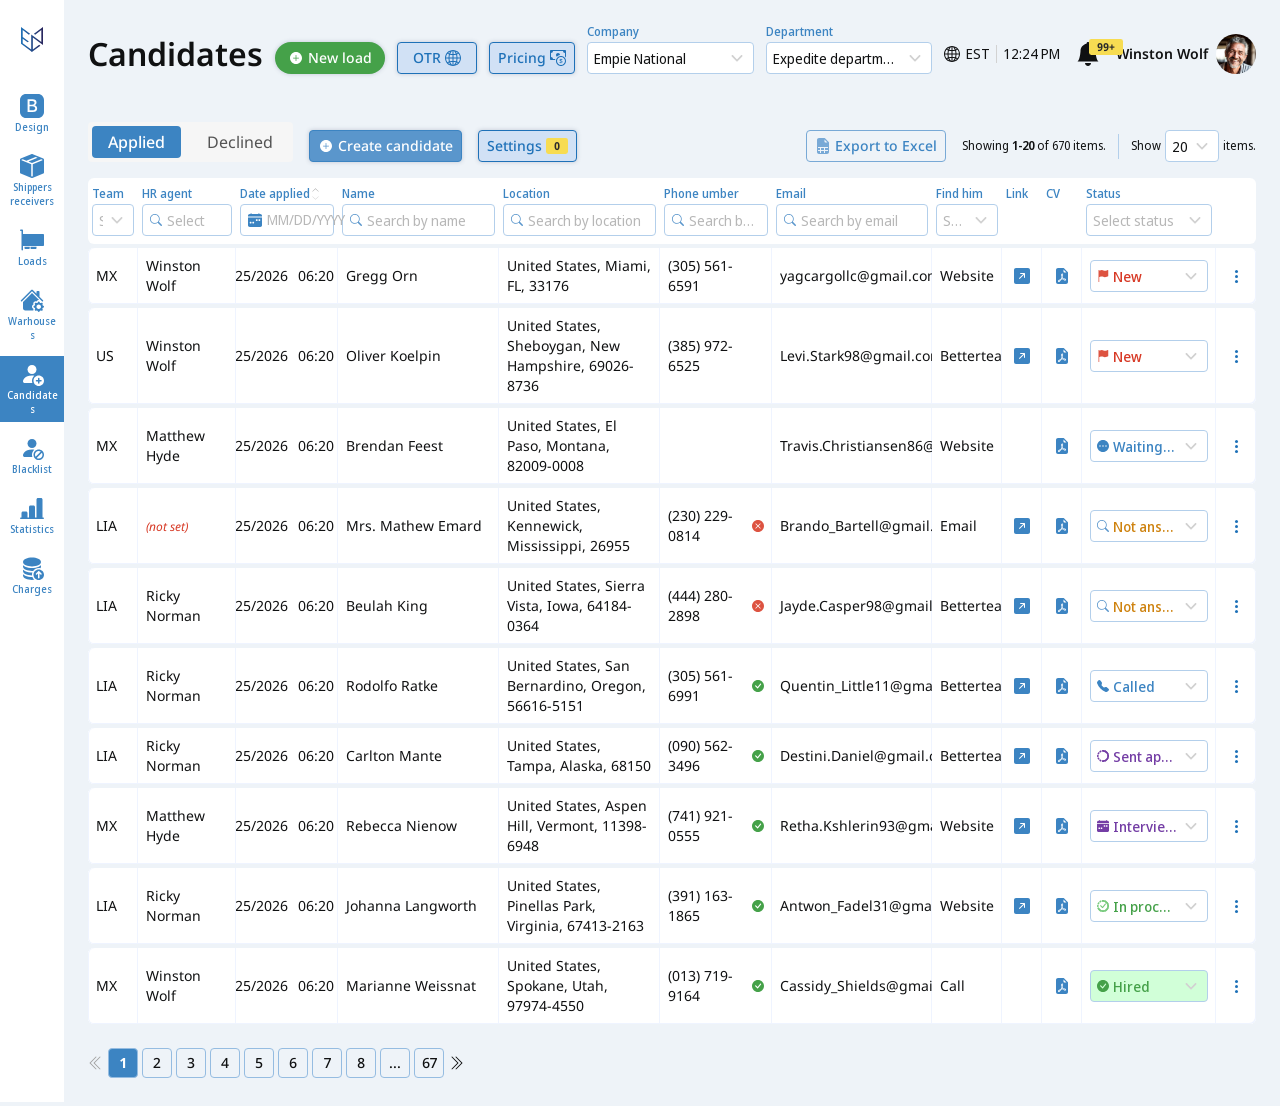
<file: candidates.html>
<!DOCTYPE html>
<html lang="en">
<head>
    <meta charset="UTF-8">
    <meta name="viewport" content="width=device-width, initial-scale=1.0">
    <title>Candidates — Empire</title>
    <link rel="preconnect" href="https://fonts.googleapis.com">
    <link rel="preconnect" href="https://fonts.gstatic.com" crossorigin>
    <link href="https://fonts.googleapis.com/css2?family=Noto+Sans+Display:wght@400;500;600&family=Noto+Sans:wdth,wght@87.5,700;100,400;100,500;100,600;100,700&display=swap" rel="stylesheet">
    <link rel="stylesheet" href="https://cdn.jsdelivr.net/npm/bootstrap@3.4.1/dist/css/bootstrap.min.css">
    <link rel="stylesheet" href="css/empire.css?v=ds7">
    <link rel="stylesheet" href="css/header.css?v=ds2">
    <link rel="stylesheet" href="css/candidates.css?v=cd3">
    <link rel="stylesheet" href="css/toast.css?v=t2">
    <script>
        (function () {
            var theme = localStorage.getItem("emp-theme");
            if (theme === "dark" || theme === "light") {
                document.documentElement.setAttribute("data-theme", theme);
            }
        })();
    </script>
</head>
<body class="emp-app">

    <svg class="emp-sprite" aria-hidden="true">
        <symbol id="i-person" viewBox="0 0 12 12"><path fill="currentColor" d="M1 12C1 12 0 12 0 11C0 10 1 7 6 7C11 7 12 10 12 11C12 12 11 12 11 12H1Z"/><path fill="currentColor" d="M6 6C7.65685 6 9 4.65685 9 3C9 1.34315 7.65685 0 6 0C4.34315 0 3 1.34315 3 3C3 4.65685 4.34315 6 6 6Z"/></symbol>
        <symbol id="i-reply" viewBox="0 0 16 16"><path fill="currentColor" d="M5.92131 11.9003L1.35312 8.61889C0.882292 8.34142 0.882292 7.65858 1.35312 7.38111L5.92131 4.09969C6.39406 3.82109 7 4.15806 7 4.71858V6C8.5 6 13 6 14 14C11.5 9.5 7 10 7 10V11.2814C7 11.8419 6.39406 12.1789 5.92131 11.9003Z"/></symbol>
        <symbol id="i-plus" viewBox="0 0 16 16"><path d="M7 2h2v5h5v2H9v5H7V9H2V7h5V2z"/></symbol>
        <symbol id="i-x" viewBox="0 0 16 16"><path d="M3.2 2.2 8 7l4.8-4.8 1 1L9 8l4.8 4.8-1 1L8 9l-4.8 4.8-1-1L7 8 2.2 3.2l1-1z"/></symbol>
        <symbol id="i-x-lg" viewBox="0 0 24 24"><path fill="currentColor" d="M3.37658 3.37658C3.87868 2.87447 4.69275 2.87447 5.19485 3.37658L12 10.1817L18.8051 3.37658C19.3073 2.87447 20.1213 2.87447 20.6234 3.37658C21.1255 3.87868 21.1255 4.69275 20.6234 5.19485L13.8183 12L20.6234 18.8051C21.1255 19.3073 21.1255 20.1213 20.6234 20.6234C20.1213 21.1255 19.3073 21.1255 18.8051 20.6234L12 13.8183L5.19485 20.6234C4.69275 21.1255 3.87868 21.1255 3.37658 20.6234C2.87447 20.1213 2.87447 19.3073 3.37658 18.8051L10.1817 12L3.37658 5.19485C2.87447 4.69275 2.87447 3.87868 3.37658 3.37658Z"/></symbol>
        <symbol id="i-zoom-in" viewBox="0 0 24 24"><path fill="currentColor" fill-rule="evenodd" d="M9.75 18C14.3063 18 18 14.3063 18 9.75C18 5.19365 14.3063 1.5 9.75 1.5C5.19365 1.5 1.5 5.19365 1.5 9.75C1.5 14.3063 5.19365 18 9.75 18ZM19.5 9.75C19.5 15.1348 15.1348 19.5 9.75 19.5C4.36522 19.5 0 15.1348 0 9.75C0 4.36522 4.36522 0 9.75 0C15.1348 0 19.5 4.36522 19.5 9.75Z"/><path fill="currentColor" d="M15.5158 17.6132C15.5601 17.6732 15.6093 17.7307 15.6636 17.785L21.4393 23.5607C22.0251 24.1465 22.9749 24.1465 23.5607 23.5607C24.1465 22.9749 24.1465 22.0251 23.5607 21.4393L17.785 15.6636C17.7307 15.6093 17.6732 15.5601 17.6132 15.5158C17.0248 16.3169 16.3169 17.0248 15.5158 17.6132Z"/><path fill="currentColor" fill-rule="evenodd" d="M9.75 4.5C10.1642 4.5 10.5 4.83579 10.5 5.25V9H14.25C14.6642 9 15 9.33579 15 9.75C15 10.1642 14.6642 10.5 14.25 10.5H10.5V14.25C10.5 14.6642 10.1642 15 9.75 15C9.33579 15 9 14.6642 9 14.25V10.5H5.25C4.83579 10.5 4.5 10.1642 4.5 9.75C4.5 9.33579 4.83579 9 5.25 9H9V5.25C9 4.83579 9.33579 4.5 9.75 4.5Z"/></symbol>
        <symbol id="i-zoom-out" viewBox="0 0 24 24"><path fill="currentColor" fill-rule="evenodd" d="M9.75 18C14.3063 18 18 14.3063 18 9.75C18 5.19365 14.3063 1.5 9.75 1.5C5.19365 1.5 1.5 5.19365 1.5 9.75C1.5 14.3063 5.19365 18 9.75 18ZM19.5 9.75C19.5 15.1348 15.1348 19.5 9.75 19.5C4.36522 19.5 0 15.1348 0 9.75C0 4.36522 4.36522 0 9.75 0C15.1348 0 19.5 4.36522 19.5 9.75Z"/><path fill="currentColor" d="M15.5158 17.6132C15.5601 17.6732 15.6093 17.7307 15.6636 17.785L21.4393 23.5607C22.0251 24.1465 22.9749 24.1465 23.5607 23.5607C24.1465 22.9749 24.1465 22.0251 23.5607 21.4393L17.785 15.6636C17.7307 15.6093 17.6732 15.5601 17.6132 15.5158C17.0248 16.3169 16.3169 17.0248 15.5158 17.6132Z"/><path fill="currentColor" fill-rule="evenodd" d="M4.5 9.75C4.5 9.33579 4.83579 9 5.25 9H14.25C14.6642 9 15 9.33579 15 9.75C15 10.1642 14.6642 10.5 14.25 10.5H5.25C4.83579 10.5 4.5 10.1642 4.5 9.75Z"/></symbol>
        <symbol id="i-play" viewBox="0 0 24 24"><path fill="currentColor" d="M18.8946 13.0449L9.34919 18.5827C8.53875 19.0529 7.5 18.4842 7.5 17.5383V6.46269C7.5 5.51674 8.53875 4.94806 9.34919 5.41824L18.8946 10.956C19.7018 11.4243 19.7018 12.5767 18.8946 13.0449Z"/></symbol>
        <symbol id="i-play-lg" viewBox="0 0 40 40"><path fill="currentColor" d="M31.4911 21.7416L15.582 30.9712C14.2313 31.7549 12.5 30.8071 12.5 29.2305V10.7711C12.5 9.19456 14.2313 8.24677 15.582 9.0304L31.4911 18.2601C32.8363 19.0405 32.8363 20.9611 31.4911 21.7416Z"/></symbol>
        <symbol id="i-volume" viewBox="0 0 24 24"><path fill="currentColor" d="M17.3033 21.0156C19.6106 18.7083 21.0377 15.5208 21.0377 12C21.0377 8.47919 19.6106 5.29169 17.3033 2.98439L16.2426 4.04505C18.2785 6.0809 19.5377 8.8934 19.5377 12C19.5377 15.1066 18.2785 17.9191 16.2426 19.955L17.3033 21.0156Z"/><path fill="currentColor" d="M15.182 18.8943C16.9464 17.1299 18.0377 14.6924 18.0377 12C18.0377 9.30761 16.9464 6.87011 15.182 5.10571L14.1213 6.16637C15.6143 7.65933 16.5377 9.72183 16.5377 12C16.5377 14.2782 15.6143 16.3407 14.1213 17.8336L15.182 18.8943Z"/><path fill="currentColor" d="M13.0607 16.773C14.2822 15.5515 15.0377 13.864 15.0377 12C15.0377 10.136 14.2822 8.44854 13.0607 7.22703L12 8.28769C12.9501 9.23775 13.5377 10.5503 13.5377 12C13.5377 13.4497 12.9501 14.7622 12 15.7123L13.0607 16.773Z"/><path fill="currentColor" d="M10.0749 5.32403C10.3347 5.44892 10.5 5.7117 10.5 6.00001V18C10.5 18.2883 10.3347 18.5511 10.0749 18.676C9.81504 18.8009 9.50661 18.7658 9.28148 18.5857L5.73691 15.75H2.25C1.83579 15.75 1.5 15.4142 1.5 15V9.00001C1.5 8.58579 1.83579 8.25001 2.25 8.25001H5.73691L9.28148 5.41436C9.50661 5.23425 9.81504 5.19914 10.0749 5.32403Z"/></symbol>
        <symbol id="i-dots" viewBox="0 0 24 24"><path fill="currentColor" d="M14.25 19.5C14.25 20.7426 13.2426 21.75 12 21.75C10.7574 21.75 9.75 20.7426 9.75 19.5C9.75 18.2574 10.7574 17.25 12 17.25C13.2426 17.25 14.25 18.2574 14.25 19.5ZM14.25 12C14.25 13.2426 13.2426 14.25 12 14.25C10.7574 14.25 9.75 13.2426 9.75 12C9.75 10.7574 10.7574 9.75 12 9.75C13.2426 9.75 14.25 10.7574 14.25 12ZM14.25 4.5C14.25 5.74264 13.2426 6.75 12 6.75C10.7574 6.75 9.75 5.74264 9.75 4.5C9.75 3.25736 10.7574 2.25 12 2.25C13.2426 2.25 14.25 3.25736 14.25 4.5Z"/></symbol>
        <symbol id="i-expand" viewBox="0 0 24 24"><g transform="translate(0.038 15.037)"><path fill="currentColor" fill-rule="evenodd" d="M8.70495 0.21967C8.41206 -0.0732233 7.93718 -0.0732233 7.64429 0.21967L1.5 6.36396L1.5 2.2123C1.5 1.79809 1.16421 1.4623 0.750001 1.4623C0.335788 1.4623 0 1.79809 5.05762e-07 2.2123L0 8.17462C0 8.58883 0.335788 8.92462 0.750001 8.92462L6.71225 8.92462C7.12647 8.92462 7.46225 8.58883 7.46225 8.17462C7.46225 7.7604 7.12647 7.42462 6.71225 7.42462L2.56066 7.42462L8.70495 1.28033C8.99784 0.987437 8.99784 0.512563 8.70495 0.21967Z"/></g><g transform="translate(23.962 8.963) scale(-1 -1)"><path fill="currentColor" fill-rule="evenodd" d="M8.70495 0.21967C8.41206 -0.0732233 7.93718 -0.0732233 7.64429 0.21967L1.5 6.36396L1.5 2.2123C1.5 1.79809 1.16421 1.4623 0.750001 1.4623C0.335788 1.4623 0 1.79809 5.05762e-07 2.2123L0 8.17462C0 8.58883 0.335788 8.92462 0.750001 8.92462L6.71225 8.92462C7.12647 8.92462 7.46225 8.58883 7.46225 8.17462C7.46225 7.7604 7.12647 7.42462 6.71225 7.42462L2.56066 7.42462L8.70495 1.28033C8.99784 0.987437 8.99784 0.512563 8.70495 0.21967Z"/></g></symbol>
        <symbol id="i-fullscreen" viewBox="0 0 24 24"><g transform="translate(0.038 15.037)"><path fill="currentColor" fill-rule="evenodd" d="M8.70495 0.21967C8.41206 -0.0732233 7.93718 -0.0732233 7.64429 0.21967L1.5 6.36396L1.5 2.2123C1.5 1.79809 1.16421 1.4623 0.750001 1.4623C0.335788 1.4623 0 1.79809 5.05762e-07 2.2123L0 8.17462C0 8.58883 0.335788 8.92462 0.750001 8.92462L6.71225 8.92462C7.12647 8.92462 7.46225 8.58883 7.46225 8.17462C7.46225 7.7604 7.12647 7.42462 6.71225 7.42462L2.56066 7.42462L8.70495 1.28033C8.99784 0.987437 8.99784 0.512563 8.70495 0.21967Z"/></g><g transform="translate(23.962 15.037) scale(-1 1)"><path fill="currentColor" fill-rule="evenodd" d="M8.70495 0.21967C8.41206 -0.0732233 7.93718 -0.0732233 7.64429 0.21967L1.5 6.36396L1.5 2.2123C1.5 1.79809 1.16421 1.4623 0.750001 1.4623C0.335788 1.4623 0 1.79809 5.05762e-07 2.2123L0 8.17462C0 8.58883 0.335788 8.92462 0.750001 8.92462L6.71225 8.92462C7.12647 8.92462 7.46225 8.58883 7.46225 8.17462C7.46225 7.7604 7.12647 7.42462 6.71225 7.42462L2.56066 7.42462L8.70495 1.28033C8.99784 0.987437 8.99784 0.512563 8.70495 0.21967Z"/></g><g transform="translate(23.962 8.963) scale(-1 -1)"><path fill="currentColor" fill-rule="evenodd" d="M8.70495 0.21967C8.41206 -0.0732233 7.93718 -0.0732233 7.64429 0.21967L1.5 6.36396L1.5 2.2123C1.5 1.79809 1.16421 1.4623 0.750001 1.4623C0.335788 1.4623 0 1.79809 5.05762e-07 2.2123L0 8.17462C0 8.58883 0.335788 8.92462 0.750001 8.92462L6.71225 8.92462C7.12647 8.92462 7.46225 8.58883 7.46225 8.17462C7.46225 7.7604 7.12647 7.42462 6.71225 7.42462L2.56066 7.42462L8.70495 1.28033C8.99784 0.987437 8.99784 0.512563 8.70495 0.21967Z"/></g><g transform="translate(0.038 8.963) scale(1 -1)"><path fill="currentColor" fill-rule="evenodd" d="M8.70495 0.21967C8.41206 -0.0732233 7.93718 -0.0732233 7.64429 0.21967L1.5 6.36396L1.5 2.2123C1.5 1.79809 1.16421 1.4623 0.750001 1.4623C0.335788 1.4623 0 1.79809 5.05762e-07 2.2123L0 8.17462C0 8.58883 0.335788 8.92462 0.750001 8.92462L6.71225 8.92462C7.12647 8.92462 7.46225 8.58883 7.46225 8.17462C7.46225 7.7604 7.12647 7.42462 6.71225 7.42462L2.56066 7.42462L8.70495 1.28033C8.99784 0.987437 8.99784 0.512563 8.70495 0.21967Z"/></g></symbol>
        <symbol id="i-chevron" viewBox="0 0 16 16"><path d="M3.2 5.5 8 10.3l4.8-4.8 1 1L8 12.3 2.2 6.5l1-1z"/></symbol>
        <symbol id="i-chevron-sm" viewBox="0 0 16 16"><path fill="currentColor" fill-rule="evenodd" d="M4.09012 6.09298C4.21028 5.969 4.4051 5.969 4.52526 6.09298L8 9.67802L11.4747 6.09298C11.5949 5.969 11.7897 5.969 11.9099 6.09298C12.03 6.21695 12.03 6.41796 11.9099 6.54194L8.21757 10.3515C8.09741 10.4754 7.90259 10.4754 7.78243 10.3515L4.09012 6.54194C3.96996 6.41796 3.96996 6.21695 4.09012 6.09298Z"/><path fill="currentColor" fill-rule="evenodd" d="M3.80289 5.81459C4.08021 5.52847 4.53517 5.52847 4.81249 5.81459L8 9.10329L11.1875 5.81459C11.4648 5.52847 11.9198 5.52847 12.1971 5.81459C12.4676 6.0937 12.4676 6.54121 12.1971 6.82032L11.9099 6.54194L12.1971 6.82032L8.5048 10.6298C8.22748 10.916 7.77252 10.916 7.4952 10.6298L3.80289 6.82032C3.53237 6.54121 3.53237 6.0937 3.80289 5.81459"/></symbol>
        <symbol id="i-folder" viewBox="0 0 16 16"><path fill="currentColor" d="M9.82843 3H13.8099C14.986 3 15.9082 4.00984 15.8017 5.18107L15.1654 12.1811C15.0717 13.2112 14.208 14 13.1736 14H2.82643C1.79202 14 0.928294 13.2112 0.834643 12.1811L0.19828 5.18107C0.154224 4.69646 0.286278 4.23948 0.539556 3.87023L0.5 3C0.5 1.89543 1.39543 1 2.5 1H6.17157C6.70201 1 7.21071 1.21071 7.58579 1.58579L8.41421 2.41421C8.78929 2.78929 9.29799 3 9.82843 3ZM1.50647 3.11964C1.71927 3.04231 1.94935 3 2.19007 3H7.58579L6.87868 2.29289C6.69114 2.10536 6.43679 2 6.17157 2H2.5C1.95402 2 1.51024 2.43755 1.50017 2.98112L1.50647 3.11964Z"/></symbol>
        <symbol id="i-chevron-left" viewBox="0 0 16 16"><path fill="currentColor" fill-rule="evenodd" d="M8.35355 1.64645C8.54882 1.84171 8.54882 2.15829 8.35355 2.35355L2.70711 8L8.35355 13.6464C8.54882 13.8417 8.54882 14.1583 8.35355 14.3536C8.15829 14.5488 7.84171 14.5488 7.64645 14.3536L1.64645 8.35355C1.45118 8.15829 1.45118 7.84171 1.64645 7.64645L7.64645 1.64645C7.84171 1.45118 8.15829 1.45118 8.35355 1.64645Z"/><path fill="currentColor" fill-rule="evenodd" d="M12.3536 1.64645C12.5488 1.84171 12.5488 2.15829 12.3536 2.35355L6.70711 8L12.3536 13.6464C12.5488 13.8417 12.5488 14.1583 12.3536 14.3536C12.1583 14.5488 11.8417 14.5488 11.6464 14.3536L5.64645 8.35355C5.45118 8.15829 5.45118 7.84171 5.64645 7.64645L11.6464 1.64645C11.8417 1.45118 12.1583 1.45118 12.3536 1.64645Z"/></symbol>
        <symbol id="i-chevron-right" viewBox="0 0 16 16"><path fill="currentColor" fill-rule="evenodd" d="M3.64645 1.64645C3.84171 1.45118 4.15829 1.45118 4.35355 1.64645L10.3536 7.64645C10.5488 7.84171 10.5488 8.15829 10.3536 8.35355L4.35355 14.3536C4.15829 14.5488 3.84171 14.5488 3.64645 14.3536C3.45118 14.1583 3.45118 13.8417 3.64645 13.6464L9.29289 8L3.64645 2.35355C3.45118 2.15829 3.45118 1.84171 3.64645 1.64645Z"/><path fill="currentColor" fill-rule="evenodd" d="M7.64645 1.64645C7.84171 1.45118 8.15829 1.45118 8.35355 1.64645L14.3536 7.64645C14.5488 7.84171 14.5488 8.15829 14.3536 8.35355L8.35355 14.3536C8.15829 14.5488 7.84171 14.5488 7.64645 14.3536C7.45118 14.1583 7.45118 13.8417 7.64645 13.6464L13.2929 8L7.64645 2.35355C7.45118 2.15829 7.45118 1.84171 7.64645 1.64645Z"/></symbol>
        <symbol id="i-search" viewBox="0 0 16 16"><path d="M7 1.5a5.5 5.5 0 0 1 4.4 8.8l3 3-1.1 1.1-3-3A5.5 5.5 0 1 1 7 1.5zm0 2a3.5 3.5 0 1 0 0 7 3.5 3.5 0 0 0 0-7z"/></symbol>
        <symbol id="i-input-search" viewBox="0 0 14 14"><path fill="currentColor" d="M10.2744 9.0509C10.9663 8.10889 11.375 6.94592 11.375 5.6875C11.375 2.54638 8.82862 0 5.6875 0C2.54638 0 0 2.54638 0 5.6875C0 8.82862 2.54638 11.375 5.6875 11.375C6.94626 11.375 8.10951 10.9661 9.05166 10.2738L9.0509 10.2744C9.07671 10.3094 9.10545 10.3429 9.13713 10.3746L12.5063 13.7437C12.848 14.0854 13.402 14.0854 13.7437 13.7437C14.0854 13.402 14.0854 12.848 13.7437 12.5063L10.3746 9.13713C10.3429 9.10545 10.3094 9.07671 10.2744 9.0509ZM10.5 5.6875C10.5 8.34537 8.34537 10.5 5.6875 10.5C3.02963 10.5 0.875 8.34537 0.875 5.6875C0.875 3.02963 3.02963 0.875 5.6875 0.875C8.34537 0.875 10.5 3.02963 10.5 5.6875Z"/></symbol>
        <symbol id="i-input-search-sm" viewBox="0 0 12 12"><path fill="currentColor" d="M8.80662 7.75792C9.39969 6.95048 9.75 5.95365 9.75 4.875C9.75 2.18261 7.56739 0 4.875 0C2.18261 0 0 2.18261 0 4.875C0 7.56739 2.18261 9.75 4.875 9.75C5.95394 9.75 6.95101 9.3995 7.75856 8.80614L7.75792 8.80662C7.78004 8.83661 7.80467 8.86533 7.83182 8.89248L10.7197 11.7803C11.0126 12.0732 11.4874 12.0732 11.7803 11.7803C12.0732 11.4874 12.0732 11.0126 11.7803 10.7197L8.89248 7.83182C8.86533 7.80467 8.83661 7.78004 8.80662 7.75792ZM9 4.875C9 7.15317 7.15317 9 4.875 9C2.59683 9 0.75 7.15317 0.75 4.875C0.75 2.59683 2.59683 0.75 4.875 0.75C7.15317 0.75 9 2.59683 9 4.875Z"/></symbol>
        <symbol id="i-input-chevron" viewBox="0 0 20 20"><path fill="currentColor" fill-rule="evenodd" d="M5.11265 7.61622C5.26285 7.46125 5.50638 7.46125 5.65658 7.61622L10 12.0975L14.3434 7.61622C14.4936 7.46125 14.7371 7.46125 14.8873 7.61622C15.0376 7.77119 15.0376 8.02245 14.8873 8.17742L10.272 12.9393C10.1218 13.0943 9.87824 13.0943 9.72804 12.9393L5.11265 8.17742C4.96245 8.02245 4.96245 7.77119 5.11265 7.61622Z"/><path fill="currentColor" fill-rule="evenodd" d="M4.75362 7.26824C5.10027 6.91058 5.66896 6.91058 6.01561 7.26824L10 11.3791L13.9844 7.26824C14.331 6.91058 14.8997 6.91058 15.2464 7.26824C15.5845 7.61713 15.5845 8.17651 15.2464 8.52541L14.8873 8.17742M14.8873 8.17742L15.2464 8.52541L10.631 13.2873C10.2843 13.645 9.71565 13.645 9.369 13.2873L4.75362 8.52541C4.41546 8.17651 4.41546 7.61713 4.75362 7.26824"/></symbol>
        <symbol id="i-chip-x" viewBox="0 0 16 16"><path fill="currentColor" d="M2.25105 2.25105C2.58579 1.91632 3.1285 1.91632 3.46323 2.25105L8 6.78782L12.5368 2.25105C12.8715 1.91632 13.4142 1.91632 13.7489 2.25105C14.0837 2.58579 14.0837 3.1285 13.7489 3.46323L9.21218 8L13.7489 12.5368C14.0837 12.8715 14.0837 13.4142 13.7489 13.7489C13.4142 14.0837 12.8715 14.0837 12.5368 13.7489L8 9.21218L3.46323 13.7489C3.1285 14.0837 2.58579 14.0837 2.25105 13.7489C1.91632 13.4142 1.91632 12.8715 2.25105 12.5368L6.78782 8L2.25105 3.46323C1.91632 3.1285 1.91632 2.58579 2.25105 2.25105Z"/></symbol>
<symbol id="i-question" viewBox="0 0 24 24"><path fill="currentColor" d="M6.80977 0.21967C6.95042 0.0790176 7.14118 0 7.3401 0H16.6599C16.8588 0 17.0496 0.0790176 17.1902 0.21967L23.7803 6.80977C23.921 6.95042 24 7.14118 24 7.3401V16.6599C24 16.8588 23.921 17.0496 23.7803 17.1902L17.1902 23.7803C17.0496 23.921 16.8588 24 16.6599 24H7.3401C7.14118 24 6.95042 23.921 6.80977 23.7803L0.21967 17.1902C0.0790176 17.0496 0 16.8588 0 16.6599V7.3401C0 7.14118 0.0790176 6.95042 0.21967 6.80977L6.80977 0.21967ZM7.65076 1.5L1.5 7.65076V16.3492L7.65076 22.5H16.3492L22.5 16.3492V7.65076L16.3492 1.5H7.65076Z"/><path fill="currentColor" d="M7.88267 8.67922C7.87128 8.88355 8.03986 9.04907 8.2445 9.04907H9.48123C9.68834 9.04907 9.85302 8.88019 9.88084 8.67496C10.0143 7.69077 10.6898 6.97339 11.8938 6.97339C12.9221 6.97339 13.8648 7.48755 13.8648 8.72534C13.8648 9.67749 13.303 10.1155 12.4175 10.782C11.4082 11.5151 10.6084 12.3721 10.6656 13.7622L10.67 14.0874C10.6728 14.2925 10.8399 14.4573 11.045 14.4573H12.2615C12.4686 14.4573 12.6365 14.2894 12.6365 14.0823V13.9241C12.6365 12.8481 13.0459 12.5339 14.1504 11.696C15.0645 11.001 16.0166 10.2297 16.0166 8.61108C16.0166 6.34497 14.1028 5.25 12.0081 5.25C10.1075 5.25 8.02446 6.13592 7.88267 8.67922ZM10.218 17.3232C10.218 18.123 10.856 18.7134 11.732 18.7134C12.646 18.7134 13.2744 18.123 13.2744 17.3232C13.2744 16.4949 12.646 15.9141 11.732 15.9141C10.856 15.9141 10.218 16.4949 10.218 17.3232Z"/></symbol>
        <symbol id="i-info" viewBox="0 0 16 16"><path d="M8 1.5a6.5 6.5 0 1 1 0 13 6.5 6.5 0 0 1 0-13zM7.2 7h1.6v5H7.2V7zm0-2.5h1.6V6H7.2V4.5z"/></symbol>
        <symbol id="i-info-fill" viewBox="0 0 14 14"><path fill="currentColor" d="M7 0C10.866 0 14 3.13401 14 7C14 10.866 10.866 14 7 14C3.13401 14 0 10.866 0 7C0 3.13401 3.13401 0 7 0ZM6.99902 6.125C6.75066 6.125 6.54229 6.31342 6.51758 6.56055V9.62891C6.47096 10.0951 6.53054 10.5 6.99902 10.5C7.46705 10.4998 7.48406 10.0977 7.4375 9.63184V6.5625C7.4128 6.31549 7.24719 6.12518 6.99902 6.125ZM7 3.5C6.51675 3.5 6.125 3.89175 6.125 4.375C6.125 4.85825 6.51675 5.25 7 5.25C7.48325 5.25 7.875 4.85825 7.875 4.375C7.875 3.89175 7.48325 3.5 7 3.5Z"/></symbol>
        <symbol id="i-check" viewBox="0 0 20 20"><path fill="currentColor" d="M13.712 6.21209C14.0782 5.84597 14.6717 5.84597 15.0379 6.21209C15.3995 6.57371 15.4039 7.15727 15.0512 7.52434L10.0609 13.7622C10.0537 13.7712 10.046 13.7798 10.0379 13.7879C9.67175 14.154 9.07816 14.154 8.71204 13.7879L5.40398 10.4799C5.03787 10.1137 5.03787 9.52015 5.40398 9.15403C5.7701 8.78791 6.36369 8.78791 6.72981 9.15403L9.34671 11.7709L13.6872 6.24013C13.6949 6.23029 13.7032 6.22093 13.712 6.21209Z"/></symbol>
        <symbol id="i-cursor" viewBox="0 0 14 14"><path fill="currentColor" d="M13.2929 11.9683C13.6834 11.5778 13.6834 10.9446 13.2929 10.5541L11.0968 8.35801C10.7063 7.96749 10.7063 7.33432 11.0968 6.9438L12.7578 5.28284C13.2948 4.74585 13.0608 3.82982 12.3321 3.61614L1.75579 0.514852C0.996979 0.292345 0.29232 0.996988 0.514808 1.75581L3.61581 12.3321C3.82947 13.0608 4.74547 13.2948 5.28248 12.7579L6.9438 11.0967C7.33433 10.7062 7.96746 10.7063 8.35797 11.0968L10.5541 13.2929C10.9446 13.6834 11.5778 13.6834 11.9683 13.2929L13.2929 11.9683Z"/></symbol>
        <symbol id="i-info-circle" viewBox="0 0 16 16"><path fill="currentColor" d="M8 15C4.13401 15 1 11.866 1 8C1 4.13401 4.13401 1 8 1C11.866 1 15 4.13401 15 8C15 11.866 11.866 15 8 15ZM8 16C12.4183 16 16 12.4183 16 8C16 3.58172 12.4183 0 8 0C3.58172 0 0 3.58172 0 8C0 12.4183 3.58172 16 8 16Z"/><path fill="currentColor" d="M8.9307 6.58789L6.63969 6.875L6.55766 7.25586L7.00883 7.33789C7.3018 7.4082 7.36039 7.51367 7.29594 7.80664L6.55766 11.2754C6.3643 12.1719 6.66313 12.5938 7.36625 12.5938C7.91117 12.5938 8.54398 12.3418 8.83109 11.9961L8.91898 11.5801C8.71977 11.7559 8.4268 11.8262 8.23344 11.8262C7.95805 11.8262 7.85844 11.6328 7.92875 11.293L8.9307 6.58789Z"/><path fill="currentColor" d="M9 4.5C9 5.05228 8.55229 5.5 8 5.5C7.44772 5.5 7 5.05228 7 4.5C7 3.94772 7.44772 3.5 8 3.5C8.55229 3.5 9 3.94772 9 4.5Z"/></symbol>
        <symbol id="i-info-circle-fill" viewBox="0 0 16 16"><path fill="currentColor" d="M8 0C12.4183 0 16 3.58172 16 8C16 12.4183 12.4183 16 8 16C3.58172 16 0 12.4183 0 8C0 3.58172 3.58172 0 8 0ZM7.99805 7C7.71452 7.00021 7.47665 7.21497 7.44824 7.49707V11.0049C7.39498 11.5375 7.46303 11.9998 7.99805 12C8.53334 12 8.55323 11.5404 8.5 11.0078V7.5C8.47176 7.21757 8.28189 7 7.99805 7ZM8 4C7.44772 4 7 4.44772 7 5C7 5.55228 7.44772 6 8 6C8.55228 6 9 5.55228 9 5C9 4.44772 8.55228 4 8 4Z"/></symbol>
        <symbol id="i-warn-fill" viewBox="0 0 16 16"><path fill="currentColor" d="M16 8C16 12.4183 12.4183 16 8 16C3.58172 16 0 12.4183 0 8C0 3.58172 3.58172 0 8 0C12.4183 0 16 3.58172 16 8ZM8 4C7.46459 4 7.04623 4.46229 7.0995 4.99504L7.45025 8.50248C7.47849 8.78492 7.71616 9 8 9C8.28384 9 8.52151 8.78492 8.54975 8.50248L8.9005 4.99504C8.95377 4.46228 8.53541 4 8 4ZM8.00154 10C7.44926 10 7.00154 10.4477 7.00154 11C7.00154 11.5523 7.44926 12 8.00154 12C8.55383 12 9.00154 11.5523 9.00154 11C9.00154 10.4477 8.55383 10 8.00154 10Z"/></symbol>
        <symbol id="i-error-fill" viewBox="0 0 16 16"><path fill="currentColor" d="M8.98151 1.56642C8.53763 0.811193 7.46546 0.811193 7.02158 1.56642L0.164626 13.2331C-0.292407 14.0107 0.256279 15 1.14459 15H14.8585C15.7468 15 16.2955 14.0107 15.8385 13.2331L8.98151 1.56642ZM8 5C8.53541 5 8.95377 5.46228 8.9005 5.99504L8.54975 9.50248C8.52151 9.78492 8.28384 10 8 10C7.71616 10 7.47849 9.78492 7.45025 9.50248L7.0995 5.99504C7.04623 5.46229 7.46459 5 8 5ZM8.00154 11C8.55383 11 9.00154 11.4477 9.00154 12C9.00154 12.5523 8.55383 13 8.00154 13C7.44926 13 7.00154 12.5523 7.00154 12C7.00154 11.4477 7.44926 11 8.00154 11Z"/></symbol>
        <symbol id="i-success-fill" viewBox="0 0 16 16"><path fill="currentColor" d="M16 8C16 12.4183 12.4183 16 8 16C3.58172 16 0 12.4183 0 8C0 3.58172 3.58172 0 8 0C12.4183 0 16 3.58172 16 8ZM12.0303 4.96967C11.7374 4.67678 11.2626 4.67678 10.9697 4.96967C10.9626 4.97674 10.9559 4.98424 10.9498 4.9921L7.4774 9.41674L5.38388 7.32322C5.09098 7.03033 4.61611 7.03033 4.32322 7.32322C4.03032 7.61612 4.03032 8.09099 4.32322 8.38388L6.96966 11.0303C7.26256 11.3232 7.73743 11.3232 8.03032 11.0303C8.03685 11.0238 8.043 11.0169 8.04876 11.0097L12.041 6.01947C12.3232 5.72582 12.3196 5.25897 12.0303 4.96967Z"/></symbol>
        <symbol id="i-calendar" viewBox="0 0 16 16"><path d="M4 1.5h1.5V3h5V1.5H12V3h1.5A1.5 1.5 0 0 1 15 4.5v9A1.5 1.5 0 0 1 13.5 15h-11A1.5 1.5 0 0 1 1 13.5v-9A1.5 1.5 0 0 1 2.5 3H4V1.5zM2.5 6v7.5h11V6h-11z"/></symbol>
        <symbol id="i-calendar-fill" viewBox="0 0 18 18"><path fill="currentColor" d="M4.5 0.5625C4.5 0.25184 4.24816 0 3.9375 0C3.62684 0 3.375 0.25184 3.375 0.5625V1.125H2.25C1.00736 1.125 0 2.13236 0 3.375V4.5H18V3.375C18 2.13236 16.9926 1.125 15.75 1.125H14.625V0.5625C14.625 0.25184 14.3732 0 14.0625 0C13.7518 0 13.5 0.25184 13.5 0.5625V1.125H4.5V0.5625Z"/><path fill="currentColor" d="M18 15.75V5.625H0V15.75C0 16.9926 1.00736 18 2.25 18H15.75C16.9926 18 18 16.9926 18 15.75ZM10.6875 7.875H11.8125C12.1232 7.875 12.375 8.12684 12.375 8.4375V9.5625C12.375 9.87316 12.1232 10.125 11.8125 10.125H10.6875C10.3768 10.125 10.125 9.87316 10.125 9.5625V8.4375C10.125 8.12684 10.3768 7.875 10.6875 7.875ZM14.0625 7.875H15.1875C15.4982 7.875 15.75 8.12684 15.75 8.4375V9.5625C15.75 9.87316 15.4982 10.125 15.1875 10.125H14.0625C13.7518 10.125 13.5 9.87316 13.5 9.5625V8.4375C13.5 8.12684 13.7518 7.875 14.0625 7.875ZM2.25 11.8125C2.25 11.5018 2.50184 11.25 2.8125 11.25H3.9375C4.24816 11.25 4.5 11.5018 4.5 11.8125V12.9375C4.5 13.2482 4.24816 13.5 3.9375 13.5H2.8125C2.50184 13.5 2.25 13.2482 2.25 12.9375V11.8125ZM6.1875 11.25H7.3125C7.62316 11.25 7.875 11.5018 7.875 11.8125V12.9375C7.875 13.2482 7.62316 13.5 7.3125 13.5H6.1875C5.87684 13.5 5.625 13.2482 5.625 12.9375V11.8125C5.625 11.5018 5.87684 11.25 6.1875 11.25Z"/></symbol>
        <symbol id="i-date-prev" viewBox="0 0 16 16"><path fill="currentColor" fill-rule="evenodd" d="M10.8536 1.64645C11.0488 1.84171 11.0488 2.15829 10.8536 2.35355L5.20711 8L10.8536 13.6464C11.0488 13.8417 11.0488 14.1583 10.8536 14.3536C10.6583 14.5488 10.3417 14.5488 10.1464 14.3536L4.14645 8.35355C3.95118 8.15829 3.95118 7.84171 4.14645 7.64645L10.1464 1.64645C10.3417 1.45118 10.6583 1.45118 10.8536 1.64645Z"/></symbol>
        <symbol id="i-date-next" viewBox="0 0 16 16"><path fill="currentColor" fill-rule="evenodd" d="M5.14645 1.64645C5.34171 1.45118 5.65829 1.45118 5.85355 1.64645L11.8536 7.64645C12.0488 7.84171 12.0488 8.15829 11.8536 8.35355L5.85355 14.3536C5.65829 14.5488 5.34171 14.5488 5.14645 14.3536C4.95118 14.1583 4.95118 13.8417 5.14645 13.6464L10.7929 8L5.14645 2.35355C4.95118 2.15829 4.95118 1.84171 5.14645 1.64645Z"/></symbol>
        <symbol id="i-sort" viewBox="0 0 7 12"><path fill="#A5A5A5" fill-rule="evenodd" d="M6.61013 3.624C6.51455 3.71855 6.35958 3.71855 6.26399 3.624L3.5 0.88964L0.736006 3.624C0.640423 3.71855 0.485452 3.71855 0.389869 3.624C0.294286 3.52944 0.294286 3.37613 0.389869 3.28157L3.32693 0.376004C3.42252 0.281446 3.57749 0.281446 3.67307 0.376004L6.61013 3.28157C6.70571 3.37613 6.70571 3.52944 6.61013 3.624Z"/><path fill="#D2D2D2" fill-rule="evenodd" d="M0.389869 8.376C0.485452 8.28145 0.640422 8.28145 0.736005 8.376L3.5 11.1104L6.26399 8.376C6.35958 8.28145 6.51455 8.28145 6.61013 8.376C6.70571 8.47056 6.70571 8.62387 6.61013 8.71843L3.67307 11.624C3.57748 11.7186 3.42251 11.7186 3.32693 11.624L0.389869 8.71843C0.294286 8.62387 0.294286 8.47056 0.389869 8.376Z"/></symbol>
        <symbol id="nav-load-board" viewBox="0 0 24 24"><g>
        <g>
        <path d="M11.2939 3.5C11.2939 2.39543 10.3984 1.5 9.29388 1.5H3.5C2.39543 1.5 1.5 2.39543 1.5 3.5V8.93688C1.5 10.0414 2.39543 10.9369 3.5 10.9369H9.29388C10.3984 10.9369 11.2939 10.0414 11.2939 8.93688V3.5Z" fill="currentColor"/>
        <path d="M22.5 3.5C22.5 2.39543 21.6046 1.5 20.5 1.5H14.7061C13.6016 1.5 12.7061 2.39543 12.7061 3.5V8.93688C12.7061 10.0414 13.6016 10.9369 14.7061 10.9369H20.5C21.6046 10.9369 22.5 10.0414 22.5 8.93688V3.5Z" fill="currentColor"/>
        <path d="M11.2939 14.2769C11.2939 13.1724 10.3984 12.2769 9.29388 12.2769H3.5C2.39543 12.2769 1.5 13.1724 1.5 14.2769V20.5C1.5 21.6046 2.39543 22.5 3.5 22.5H9.29388C10.3984 22.5 11.2939 21.6046 11.2939 20.5V14.2769Z" fill="currentColor"/>
        <path d="M22.5 14.2769C22.5 13.1724 21.6046 12.2769 20.5 12.2769H14.7061C13.6016 12.2769 12.7061 13.1724 12.7061 14.2769V20.5C12.7061 21.6046 13.6016 22.5 14.7061 22.5H20.5C21.6046 22.5 22.5 21.6046 22.5 20.5V14.2769Z" fill="currentColor"/>
        </g>
        </g></symbol>
        <symbol id="nav-brokers" viewBox="0 0 24 24"><g>
        <path d="M18 0H6C4.34315 0 3 1.34314 3 3V21C3 22.6569 4.34315 24 6 24H18C19.6569 24 21 22.6569 21 21V3C21 1.34315 19.6569 0 18 0ZM16.5 10.5C16.5 12.9853 14.4853 15 12 15C9.51472 15 7.5 12.9853 7.5 10.5C7.5 8.01472 9.51472 6 12 6C14.4853 6 16.5 8.01472 16.5 10.5ZM12.0001 16.5C15.935 16.5 18.2184 17.7387 19.5 19.133V21C19.5 21.8284 18.8284 22.5 18 22.5H6C5.17157 22.5 4.5 21.8284 4.5 21V19.1331C5.7816 17.7388 8.06497 16.5 12.0001 16.5Z" fill="currentColor"/>
        </g></symbol>
        <symbol id="nav-broker-agents" viewBox="0 0 24 24"><g>
        <path d="M3 3C3 1.34315 4.34315 0 6 0H18C19.6569 0 21 1.34315 21 3V21C21 22.6569 19.6569 24 18 24H6C4.34315 24 3 22.6569 3 21V3ZM9.75 3C9.33579 3 9 3.33579 9 3.75C9 4.16421 9.33579 4.5 9.75 4.5H14.25C14.6642 4.5 15 4.16421 15 3.75C15 3.33579 14.6642 3 14.25 3H9.75ZM12 16.5C14.4853 16.5 16.5 14.4853 16.5 12C16.5 9.51472 14.4853 7.5 12 7.5C9.51472 7.5 7.5 9.51472 7.5 12C7.5 14.4853 9.51472 16.5 12 16.5ZM19.5 20.633C18.2184 19.2387 15.935 18 12.0001 18C8.06497 18 5.7816 19.2388 4.5 20.6331V21C4.5 21.8284 5.17157 22.5 6 22.5H18C18.8284 22.5 19.5 21.8284 19.5 21V20.633Z" fill="currentColor"/>
        </g></symbol>
        <symbol id="nav-owners" viewBox="0 0 18 18"><g>
        <g>
        <path d="M1.5 18C1.5 18 0 18 0 16.5C0 15 1.5 10.5 9 10.5C16.5 10.5 18 15 18 16.5C18 18 16.5 18 16.5 18H1.5Z" fill="currentColor"/>
        <path d="M9 9C11.4853 9 13.5 6.98528 13.5 4.5C13.5 2.01472 11.4853 0 9 0C6.51472 0 4.5 2.01472 4.5 4.5C4.5 6.98528 6.51472 9 9 9Z" fill="currentColor"/>
        </g>
        </g></symbol>
        <symbol id="nav-trucks" viewBox="0 0 24 24"><g>
        <path d="M1.5 3.75C1.5 1.67893 3.17893 0 5.25 0H18.75C20.8211 0 22.5 1.67893 22.5 3.75V17.25C22.5 18.4769 21.9108 19.5661 21 20.2503V23.25C21 23.6642 20.6642 24 20.25 24H17.25C16.8358 24 16.5 23.6642 16.5 23.25V21H7.5V23.25C7.5 23.6642 7.16421 24 6.75 24H3.75C3.33579 24 3 23.6642 3 23.25V20.2503C2.08916 19.5661 1.5 18.4769 1.5 17.25V3.75ZM4.5 4.5C4.5 3.67157 5.17157 3 6 3H18C18.8284 3 19.5 3.67157 19.5 4.5V10.3509C19.5 11.2875 18.6567 11.9876 17.7451 11.8404C16.3869 11.6211 13.8116 11.25 12 11.25C10.1884 11.25 7.61305 11.6211 6.25489 11.8404C5.34328 11.9876 4.5 11.2875 4.5 10.3509V4.5ZM6 18C6.82843 18 7.5 17.3284 7.5 16.5C7.5 15.6716 6.82843 15 6 15C5.17157 15 4.5 15.6716 4.5 16.5C4.5 17.3284 5.17157 18 6 18ZM18 18C18.8284 18 19.5 17.3284 19.5 16.5C19.5 15.6716 18.8284 15 18 15C17.1716 15 16.5 15.6716 16.5 16.5C16.5 17.3284 17.1716 18 18 18ZM10.5 15C9.67157 15 9 15.6716 9 16.5C9 17.3284 9.67157 18 10.5 18H13.5C14.3284 18 15 17.3284 15 16.5C15 15.6716 14.3284 15 13.5 15H10.5Z" fill-rule="evenodd" clip-rule="evenodd" fill="currentColor"/>
        </g></symbol>
        <symbol id="nav-offers" viewBox="0 0 24 24"><g>
        <path d="M24 12C24 17.799 18.6274 22.5 12 22.5C10.7749 22.5 9.59262 22.3394 8.47926 22.0408C7.60348 22.4846 5.59161 23.3376 2.20758 23.8916C1.90906 23.9405 1.68055 23.6282 1.79847 23.3496C2.32962 22.0949 2.80876 20.4242 2.95468 18.9001C1.11459 17.0548 0 14.6413 0 12C0 6.20101 5.37258 1.5 12 1.5C18.6274 1.5 24 6.20101 24 12ZM7.5 12C7.5 11.1716 6.82843 10.5 6 10.5C5.17157 10.5 4.5 11.1716 4.5 12C4.5 12.8284 5.17157 13.5 6 13.5C6.82843 13.5 7.5 12.8284 7.5 12ZM13.5 12C13.5 11.1716 12.8284 10.5 12 10.5C11.1716 10.5 10.5 11.1716 10.5 12C10.5 12.8284 11.1716 13.5 12 13.5C12.8284 13.5 13.5 12.8284 13.5 12ZM18 13.5C18.8284 13.5 19.5 12.8284 19.5 12C19.5 11.1716 18.8284 10.5 18 10.5C17.1716 10.5 16.5 11.1716 16.5 12C16.5 12.8284 17.1716 13.5 18 13.5Z" fill="currentColor"/>
        </g></symbol>
        <symbol id="nav-bids" viewBox="0 0 24 24"><g>
        <path d="M5.75 2C3.67893 2 2 3.67893 2 5.75V18.25C2 20.3211 3.67893 22 5.75 22H18.25C20.3211 22 22 20.3211 22 18.25V5.75C22 3.67893 20.3211 2 18.25 2H5.75ZM8.875 7C8.875 8.03553 8.03553 8.875 7 8.875C5.96447 8.875 5.125 8.03553 5.125 7C5.125 5.96447 5.96447 5.125 7 5.125C8.03553 5.125 8.875 5.96447 8.875 7ZM18.875 7C18.875 8.03553 18.0355 8.875 17 8.875C15.9645 8.875 15.125 8.03553 15.125 7C15.125 5.96447 15.9645 5.125 17 5.125C18.0355 5.125 18.875 5.96447 18.875 7ZM17 18.875C15.9645 18.875 15.125 18.0355 15.125 17C15.125 15.9645 15.9645 15.125 17 15.125C18.0355 15.125 18.875 15.9645 18.875 17C18.875 18.0355 18.0355 18.875 17 18.875ZM8.875 17C8.875 18.0355 8.03553 18.875 7 18.875C5.96447 18.875 5.125 18.0355 5.125 17C5.125 15.9645 5.96447 15.125 7 15.125C8.03553 15.125 8.875 15.9645 8.875 17ZM12 13.875C10.9645 13.875 10.125 13.0355 10.125 12C10.125 10.9645 10.9645 10.125 12 10.125C13.0355 10.125 13.875 10.9645 13.875 12C13.875 13.0355 13.0355 13.875 12 13.875Z" fill="currentColor"/>
        </g></symbol>
        <symbol id="nav-expedite-fleet" viewBox="0 0 24 24"><g>
        <path d="M12 24C12 24 21 15.4706 21 9C21 4.02944 16.9706 0 12 0C7.02944 0 3 4.02944 3 9C3 15.4706 12 24 12 24ZM12 13.5C9.51472 13.5 7.5 11.4853 7.5 9C7.5 6.51472 9.51472 4.5 12 4.5C14.4853 4.5 16.5 6.51472 16.5 9C16.5 11.4853 14.4853 13.5 12 13.5Z" fill="currentColor"/>
        </g></symbol>
        <symbol id="nav-drivers" viewBox="0 0 24 24"><g>
        <path d="M21 3C22.6569 3 24 4.34315 24 6V18C24 19.6569 22.6569 21 21 21H3C1.34315 21 0 19.6569 0 18V6C0 4.34315 1.34315 3 3 3H21ZM7.5 13.5C4.37002 13.5001 1.80064 15.5974 1.52539 18.2734C1.65395 18.9712 2.26509 19.4999 3 19.5H13.4395C13.4795 19.2551 13.5 19.0046 13.5 18.75C13.5 15.8506 10.8136 13.5001 7.5 13.5ZM15.75 15.25C15.4739 15.25 15.25 15.4739 15.25 15.75C15.25 16.0261 15.4739 16.25 15.75 16.25H20.25C20.5261 16.25 20.75 16.0261 20.75 15.75C20.75 15.4739 20.5261 15.25 20.25 15.25H15.75ZM14.25 11.5C13.9739 11.5 13.75 11.7239 13.75 12C13.75 12.2761 13.9739 12.5 14.25 12.5H20.25C20.5261 12.5 20.75 12.2761 20.75 12C20.75 11.7239 20.5261 11.5 20.25 11.5H14.25ZM7.5 6C5.84325 6.00012 4.5 7.34322 4.5 9C4.5 10.6568 5.84325 11.9999 7.5 12C9.15674 11.9999 10.5 10.6568 10.5 9C10.5 7.34323 9.15674 6.00013 7.5 6ZM14.25 7.75C13.9739 7.75 13.75 7.97386 13.75 8.25C13.75 8.52614 13.9739 8.75 14.25 8.75H20.25C20.5261 8.75 20.75 8.52614 20.75 8.25C20.75 7.97386 20.5261 7.75 20.25 7.75H14.25Z" fill="currentColor"/>
        </g></symbol>
        <symbol id="nav-document-checking" viewBox="0 0 24 24"><g>
        <g>
        <path d="M6 0H18C19.6569 0 21 1.34315 21 3V13.5H3V3C3 1.34314 4.34315 0 6 0Z" fill="currentColor"/>
        <path d="M3 18H21V21C21 22.6569 19.6569 24 18 24H6C4.34315 24 3 22.6569 3 21V18Z" fill="currentColor"/>
        <path d="M0.75 15C0.335786 15 0 15.3358 0 15.75C0 16.1642 0.335786 16.5 0.75 16.5H23.25C23.6642 16.5 24 16.1642 24 15.75C24 15.3358 23.6642 15 23.25 15H0.75Z" fill="currentColor"/>
        </g>
        </g></symbol>
        <symbol id="nav-shippers" viewBox="0 0 24 24"><g>
        <path d="M23.2928 4.45939C23.7199 4.63024 24 5.04391 24 5.50393V18.4962C24 18.9562 23.7199 19.3698 23.2928 19.5407L12.4178 23.8907C12.1496 23.998 11.8504 23.998 11.5822 23.8907L0.707186 19.5407C0.28007 19.3698 0 18.9562 0 18.4962V5.50393C0 5.04391 0.28007 4.63024 0.707186 4.45939L11.1644 0.276467C11.169 0.274619 11.1736 0.272788 11.1782 0.270972L11.5822 0.109394C11.8504 0.00210963 12.1496 0.00210923 12.4178 0.109394L12.8218 0.270988C12.8264 0.272798 12.831 0.274625 12.8356 0.276467L23.2928 4.45939ZM15.6055 3.00002L6.375 6.69223L2.76949 5.25002L1.5 5.75782V6.35777L11.25 10.2578V22.1423L12 22.4423L12.75 22.1423V10.2578L22.5 6.35778V5.75782L21.2305 5.25002L12 8.94223L8.39444 7.5L17.6249 3.8078L15.6055 3.00002Z" fill-rule="evenodd" clip-rule="evenodd" fill="currentColor"/>
        </g></symbol>
        <symbol id="nav-loads" viewBox="0 0 24 24"><g>
        <g>
        <path d="M0 2.25C0 1.83579 0.335786 1.5 0.75 1.5H2.25C2.66421 1.5 3 1.83579 3 2.25V6H23.25C23.6642 6 24 6.33579 24 6.75V17.25C24 17.6642 23.6642 18 23.25 18H3V21.75C3 22.1642 2.66421 22.5 2.25 22.5C1.83579 22.5 1.5 22.1642 1.5 21.75V3H0.75C0.335786 3 0 2.66421 0 2.25Z" fill="currentColor"/>
        <path d="M4.5 18.75H9.75V20.25C9.75 20.6642 9.41421 21 9 21H5.25C4.83579 21 4.5 20.6642 4.5 20.25V18.75Z" fill="currentColor"/>
        <path d="M10.5 18.75H16.5V20.25C16.5 20.6642 16.1642 21 15.75 21H11.25C10.8358 21 10.5 20.6642 10.5 20.25V18.75Z" fill="currentColor"/>
        </g>
        </g></symbol>
        <symbol id="nav-warehouses" viewBox="0 0 24 24.0001"><g>
        <g>
        <path d="M16.6045 13.5703C15.763 13.1334 14.7034 13.264 13.9923 13.9619L13.9619 13.9923C13.2639 14.7034 13.1334 15.763 13.5703 16.6045C12.6599 16.8927 12 17.7443 12 18.7501C12 19.7558 12.6599 20.6073 13.5703 20.8955C13.3119 21.3931 13.252 21.967 13.3905 22.5L5.25 22.5001C4.00736 22.5001 3 21.4927 3 20.2501V13.9394L12 4.93941L19.0855 12.0248C18.976 12.0085 18.864 12.0001 18.75 12.0001C17.7443 12.0001 16.8926 12.6599 16.6045 13.5703Z" fill="currentColor"/>
        <path d="M13.0607 2.25007C12.4749 1.66428 11.5251 1.66428 10.9393 2.25007L0.96967 12.2197C0.676777 12.5126 0.676777 12.9875 0.96967 13.2804C1.26256 13.5733 1.73744 13.5733 2.03033 13.2804L12 3.31073L21.9697 13.2804C22.2626 13.5733 22.7374 13.5733 23.0303 13.2804C23.3232 12.9875 23.3232 12.5126 23.0303 12.2197L19.5 8.68941V3.75007C19.5 3.33586 19.1642 3.00007 18.75 3.00007H17.25C16.8358 3.00007 16.5 3.33586 16.5 3.75007V5.68941L13.0607 2.25007Z" fill="currentColor"/>
        <path d="M19.6718 14.1894L19.7375 14.4123C19.9106 14.9995 20.5814 15.2774 21.119 14.9845L21.3231 14.8734C22.1645 14.415 23.085 15.3355 22.6267 16.177L22.5156 16.3811C22.2227 16.9187 22.5005 17.5895 23.0878 17.7626L23.3107 17.8283C24.2298 18.0992 24.2298 19.401 23.3107 19.6719L23.0878 19.7376C22.5005 19.9107 22.2227 20.5814 22.5156 21.1191L22.6267 21.3231C23.085 22.1646 22.1645 23.0851 21.3231 22.6268L21.119 22.5156C20.5814 22.2228 19.9106 22.5006 19.7375 23.0879L19.6718 23.3108C19.4009 24.2298 18.0991 24.2298 17.8282 23.3108L17.7625 23.0879C17.5894 22.5006 16.9186 22.2228 16.381 22.5156L16.1769 22.6268C15.3355 23.0851 14.415 22.1646 14.8733 21.3231L14.9844 21.1191C15.2773 20.5814 14.9995 19.9107 14.4122 19.7376L14.1893 19.6719C13.2702 19.401 13.2702 18.0992 14.1893 17.8283L14.4122 17.7626C14.9995 17.5895 15.2773 16.9187 14.9844 16.3811L14.8733 16.177C14.415 15.3356 15.3355 14.415 16.1769 14.8734L16.381 14.9845C16.9186 15.2774 17.5894 14.9995 17.7625 14.4123L17.8282 14.1894C18.0991 13.2703 19.4009 13.2703 19.6718 14.1894ZM18.75 21.0001C19.9926 21.0001 21 19.9927 21 18.7501C21 17.5074 19.9926 16.5001 18.75 16.5001C17.5074 16.5001 16.5 17.5074 16.5 18.7501C16.5 19.9927 17.5074 21.0001 18.75 21.0001Z" fill-rule="evenodd" clip-rule="evenodd" fill="currentColor"/>
        </g>
        </g></symbol>
        <symbol id="nav-payments" viewBox="0 0 24 24"><g>
        <path d="M0 7.5C0 11.1426 2.59686 14.1788 6.04026 14.858C6.13999 13.7583 6.42234 12.7113 6.85673 11.7476C5.54193 11.3046 4.69815 10.2963 4.49844 8.86628H3.75V8.22674H4.44854V7.57558C4.44854 7.50581 4.44854 7.43605 4.45478 7.37209H3.75V6.73256H4.51715C4.85395 4.86047 6.31965 3.75 8.52131 3.75C8.99532 3.75 9.40697 3.79651 9.75 3.87791V4.97674C9.41944 4.89535 9.01403 4.85465 8.52755 4.85465C7.14917 4.85465 6.21985 5.55233 5.92672 6.73256H8.80198V7.37209H5.83316C5.82692 7.44186 5.82692 7.51744 5.82692 7.59302V8.22674H8.80198V8.86628H5.89553C6.07248 9.76938 6.59772 10.4122 7.40226 10.7096C8.96527 8.12653 11.6933 6.32727 14.858 6.04026C14.1788 2.59686 11.1426 0 7.5 0C3.35786 0 0 3.35786 0 7.5ZM24 15.75C24 20.3063 20.3063 24 15.75 24C11.1937 24 7.5 20.3063 7.5 15.75C7.5 11.1937 11.1937 7.5 15.75 7.5C20.3063 7.5 24 11.1937 24 15.75ZM12.375 17.7332C12.478 18.9847 13.4943 19.9603 15.3208 20.0758V21H16.1311V20.0694C18.0195 19.941 19.125 18.959 19.125 17.5342C19.125 16.2378 18.2804 15.5703 16.7697 15.2237L16.1311 15.0761V12.5602C16.9414 12.6501 17.4564 13.0801 17.58 13.677H19.0014C18.8984 12.4704 17.8341 11.5269 16.1311 11.4242V10.5H15.3208V11.4435C13.7071 11.5975 12.6085 12.541 12.6085 13.8759C12.6085 15.0568 13.4256 15.8078 14.7852 16.1158L15.3208 16.2442V18.9141C14.49 18.7922 13.9406 18.3493 13.817 17.7332H12.375ZM15.314 14.89C14.5174 14.7103 14.0848 14.3444 14.0848 13.7925C14.0848 13.1763 14.5518 12.7142 15.3208 12.5795V14.89H15.314ZM16.2478 16.456C17.216 16.6742 17.6624 17.0272 17.6624 17.6498C17.6624 18.3622 17.1062 18.8499 16.1311 18.9398V16.4303L16.2478 16.456Z" fill="currentColor"/>
        </g></symbol>
        <symbol id="nav-document-signature" viewBox="0 0 24 24"><g>
        <g>
        <path d="M14.25 0C14.6642 0 15 0.335786 15 0.75C15 1.16421 15.3358 1.5 15.75 1.5C16.1642 1.5 16.5 1.83579 16.5 2.25V3C16.5 3.41421 16.1642 3.75 15.75 3.75H8.25C7.83579 3.75 7.5 3.41421 7.5 3V2.25C7.5 1.83579 7.83579 1.5 8.25 1.5C8.66421 1.5 9 1.16421 9 0.75C9 0.335786 9.33579 0 9.75 0H14.25Z" fill="currentColor"/>
        <path d="M5.25 1.5H6.12803C6.04512 1.73458 6 1.98702 6 2.25V3C6 4.24264 7.00736 5.25 8.25 5.25H15.75C16.9926 5.25 18 4.24264 18 3V2.25C18 1.98702 17.9549 1.73458 17.872 1.5H18.75C19.9926 1.5 21 2.50736 21 3.75V21.75C21 22.9926 19.9926 24 18.75 24H5.25C4.00736 24 3 22.9926 3 21.75V3.75C3 2.50736 4.00736 1.5 5.25 1.5ZM16.2803 11.7803C16.5732 11.4874 16.5732 11.0126 16.2803 10.7197C15.9874 10.4268 15.5126 10.4268 15.2197 10.7197L11.25 14.6893L9.53033 12.9697C9.23744 12.6768 8.76256 12.6768 8.46967 12.9697C8.17678 13.2626 8.17678 13.7374 8.46967 14.0303L10.7197 16.2803C10.8603 16.421 11.0511 16.5 11.25 16.5C11.4489 16.5 11.6397 16.421 11.7803 16.2803L16.2803 11.7803Z" fill-rule="evenodd" clip-rule="evenodd" fill="currentColor"/>
        </g>
        </g></symbol>
        <symbol id="nav-users" viewBox="0 0 24 24"><g>
        <g>
        <path d="M10.5 21C10.5 21 9 21 9 19.5C9 18 10.5 13.5 16.5 13.5C22.5 13.5 24 18 24 19.5C24 21 22.5 21 22.5 21H10.5Z" fill="currentColor"/>
        <path d="M16.5 12C18.9853 12 21 9.98528 21 7.5C21 5.01472 18.9853 3 16.5 3C14.0147 3 12 5.01472 12 7.5C12 9.98528 14.0147 12 16.5 12Z" fill="currentColor"/>
        <path d="M7.82454 21C7.61334 20.5739 7.5 20.0687 7.5 19.5C7.5 17.4668 8.51858 15.3758 10.4039 13.9199C9.57914 13.6561 8.61764 13.5 7.5 13.5C1.5 13.5 0 18 0 19.5C0 21 1.5 21 1.5 21H7.82454Z" fill="currentColor"/>
        <path d="M6.75 12C8.82107 12 10.5 10.3211 10.5 8.25C10.5 6.17893 8.82107 4.5 6.75 4.5C4.67893 4.5 3 6.17893 3 8.25C3 10.3211 4.67893 12 6.75 12Z" fill="currentColor"/>
        </g>
        </g></symbol>
        <symbol id="nav-candidates" viewBox="0 0 24 24"><g>
        <g>
        <path d="M18.75 24C21.6495 24 24 21.6495 24 18.75C24 15.8505 21.6495 13.5 18.75 13.5C15.8505 13.5 13.5 15.8505 13.5 18.75C13.5 21.6495 15.8505 24 18.75 24ZM19.5 16.5V18H21C21.4142 18 21.75 18.3358 21.75 18.75C21.75 19.1642 21.4142 19.5 21 19.5H19.5V21C19.5 21.4142 19.1642 21.75 18.75 21.75C18.3358 21.75 18 21.4142 18 21V19.5H16.5C16.0858 19.5 15.75 19.1642 15.75 18.75C15.75 18.3358 16.0858 18 16.5 18H18V16.5C18 16.0858 18.3358 15.75 18.75 15.75C19.1642 15.75 19.5 16.0858 19.5 16.5Z" fill="currentColor"/>
        <path d="M16.5 7.5C16.5 9.98528 14.4853 12 12 12C9.51472 12 7.5 9.98528 7.5 7.5C7.5 5.01472 9.51472 3 12 3C14.4853 3 16.5 5.01472 16.5 7.5Z" fill="currentColor"/>
        <path d="M3 19.5C3 21 4.5 21 4.5 21H12.3841C12.1353 20.2962 12 19.5389 12 18.75C12 16.7195 12.8965 14.8984 14.3154 13.661C13.6156 13.5573 12.846 13.5 12 13.5C4.5 13.5 3 18 3 19.5Z" fill="currentColor"/>
        </g>
        </g></symbol>
        <symbol id="nav-blacklist" viewBox="0 0 24 24"><g>
        <g>
        <path d="M22.4623 15.0377C20.4121 12.9874 17.0879 12.9874 15.0377 15.0377C12.9874 17.0879 12.9874 20.4121 15.0377 22.4623C17.0879 24.5126 20.4121 24.5126 22.4623 22.4623C24.5126 20.4121 24.5126 17.0879 22.4623 15.0377ZM20.8183 15.6211C19.3623 14.6564 17.3812 14.8155 16.0983 16.0983C14.8155 17.3812 14.6564 19.3623 15.6211 20.8183L20.8183 15.6211ZM21.8789 16.6817L16.6817 21.8789C18.1377 22.8436 20.1188 22.6845 21.4016 21.4016C22.6845 20.1188 22.8436 18.1377 21.8789 16.6817Z" fill-rule="evenodd" clip-rule="evenodd" fill="currentColor"/>
        <path d="M4.5 21C4.5 21 3 21 3 19.5C3 18 4.5 13.5 12 13.5C12.846 13.5 13.6156 13.5573 14.3154 13.661C12.8965 14.8984 12 16.7195 12 18.75C12 19.5389 12.1353 20.2962 12.3841 21H4.5Z" fill="currentColor"/>
        <path d="M12 12C14.4853 12 16.5 9.98528 16.5 7.5C16.5 5.01472 14.4853 3 12 3C9.51472 3 7.5 5.01472 7.5 7.5C7.5 9.98528 9.51472 12 12 12Z" fill="currentColor"/>
        </g>
        </g></symbol>
        <symbol id="nav-statistics" viewBox="0 0 24 21"><path d="M16.5 1.5C16.5 0.671573 17.1716 0 18 0H21C21.8284 0 22.5 0.671574 22.5 1.5V19.5H23.25C23.6642 19.5 24 19.8358 24 20.25C24 20.6642 23.6642 21 23.25 21H0.75C0.335786 21 0 20.6642 0 20.25C0 19.8358 0.335786 19.5 0.75 19.5H1.5V15C1.5 14.1716 2.17157 13.5 3 13.5H6C6.82843 13.5 7.5 14.1716 7.5 15V19.5H9V9C9 8.17157 9.67157 7.5 10.5 7.5H13.5C14.3284 7.5 15 8.17157 15 9V19.5H16.5V1.5Z" fill="currentColor"/></symbol>
        <symbol id="nav-task-manager" viewBox="0 0 24 24"><g>
        <path d="M5.25 0C5.66421 0 6 0.335786 6 0.75V1.5H18V0.75C18 0.335786 18.3358 0 18.75 0C19.1642 0 19.5 0.335786 19.5 0.75V1.5H21C22.6569 1.5 24 2.84315 24 4.5V21C24 22.6569 22.6569 24 21 24H3C1.34315 24 0 22.6569 0 21V4.5C0 2.84315 1.34315 1.5 3 1.5H4.5V0.75C4.5 0.335786 4.83579 0 5.25 0ZM20.1818 4.5H3.81818C3.36631 4.5 3 4.83579 3 5.25V6.75C3 7.16421 3.36631 7.5 3.81818 7.5H20.1818C20.6337 7.5 21 7.16421 21 6.75V5.25C21 4.83579 20.6337 4.5 20.1818 4.5ZM12.75 10.5C12.3358 10.5 12 10.8358 12 11.25V12.75C12 13.1642 12.3358 13.5 12.75 13.5H14.25C14.6642 13.5 15 13.1642 15 12.75V11.25C15 10.8358 14.6642 10.5 14.25 10.5H12.75ZM17.25 10.5C16.8358 10.5 16.5 10.8358 16.5 11.25V12.75C16.5 13.1642 16.8358 13.5 17.25 13.5H18.75C19.1642 13.5 19.5 13.1642 19.5 12.75V11.25C19.5 10.8358 19.1642 10.5 18.75 10.5H17.25ZM4.5 15.75V17.25C4.5 17.6642 4.83579 18 5.25 18H6.75C7.16421 18 7.5 17.6642 7.5 17.25V15.75C7.5 15.3358 7.16421 15 6.75 15H5.25C4.83579 15 4.5 15.3358 4.5 15.75ZM9.75 15C9.33579 15 9 15.3358 9 15.75V17.25C9 17.6642 9.33579 18 9.75 18H11.25C11.6642 18 12 17.6642 12 17.25V15.75C12 15.3358 11.6642 15 11.25 15H9.75Z" fill="currentColor"/>
        </g></symbol>
        <symbol id="nav-team-tracking" viewBox="0 0 24 24"><g>
        <path d="M9.75 0C9.33579 0 9 0.335786 9 0.75C9 1.16421 9.33579 1.5 9.75 1.5H10.5V3.10641C5.41123 3.83459 1.5 8.21021 1.5 13.5C1.5 19.299 6.20101 24 12 24C17.799 24 22.5 19.299 22.5 13.5C22.5 10.8701 21.5333 8.46623 19.9357 6.62414C19.9422 6.61808 19.9487 6.61189 19.955 6.60556L20.4853 6.07523L21.0156 6.60556C21.3085 6.89845 21.7834 6.89845 22.0763 6.60556C22.3692 6.31267 22.3692 5.83779 22.0763 5.5449L19.955 3.42358C19.6621 3.13069 19.1872 3.13069 18.8943 3.42358C18.6014 3.71647 18.6014 4.19135 18.8943 4.48424L19.4247 5.01457L18.8943 5.5449C18.888 5.55124 18.8818 5.55767 18.8757 5.56418C17.3904 4.27623 15.5398 3.3983 13.5 3.10641V1.5H14.25C14.6642 1.5 15 1.16421 15 0.75C15 0.335786 14.6642 0 14.25 0H9.75ZM12.75 8.39996L12.75 13.5C12.75 13.6989 12.671 13.8897 12.5303 14.0303C12.3897 14.171 12.1989 14.25 12 14.25H6.75C6.33579 14.25 6 13.9142 6 13.5C6 13.0858 6.33579 12.75 6.75 12.75H11.25L11.25 8.39997C11.25 7.98575 11.5858 7.64996 12 7.64996C12.4142 7.64996 12.75 7.98575 12.75 8.39996Z" fill="currentColor"/>
        </g></symbol>
        <symbol id="nav-logs" viewBox="0 0 24 24"><g>
        <path d="M6 0H13.9393C14.3372 0 14.7187 0.158035 15 0.43934L20.5607 6C20.842 6.28131 21 6.66284 21 7.06066V21C21 22.6569 19.6569 24 18 24H6C4.34315 24 3 22.6569 3 21V3C3 1.34315 4.34315 0 6 0ZM14.25 2.25V5.25C14.25 6.07843 14.9216 6.75 15.75 6.75H18.75L14.25 2.25Z" fill="currentColor"/>
        </g></symbol>
        <symbol id="nav-tracking" viewBox="0 0 24 24"><g>
        <path d="M13.9393 0H6C4.34315 0 3 1.34315 3 3V21C3 22.6569 4.34315 24 6 24H18C19.6569 24 21 22.6569 21 21V7.06066C21 6.66284 20.842 6.28131 20.5607 6L15 0.43934C14.7187 0.158035 14.3372 0 13.9393 0ZM14.25 5.25V2.25L18.75 6.75H15.75C14.9216 6.75 14.25 6.07843 14.25 5.25ZM15 20.25V11.25C15 10.8358 15.3358 10.5 15.75 10.5H17.25C17.6642 10.5 18 10.8358 18 11.25V20.25C18 20.6642 17.6642 21 17.25 21H15.75C15.3358 21 15 20.6642 15 20.25ZM11.25 21C10.8358 21 10.5 20.6642 10.5 20.25V14.25C10.5 13.8358 10.8358 13.5 11.25 13.5H12.75C13.1642 13.5 13.5 13.8358 13.5 14.25V20.25C13.5 20.6642 13.1642 21 12.75 21H11.25ZM6.75 21C6.33579 21 6 20.6642 6 20.25V17.25C6 16.8358 6.33579 16.5 6.75 16.5H8.25C8.66421 16.5 9 16.8358 9 17.25V20.25C9 20.6642 8.66421 21 8.25 21H6.75Z" fill="currentColor"/>
        </g></symbol>
        <symbol id="nav-reports" viewBox="0 0 24 24"><g>
        <path d="M18 0H6C4.34315 0 3 1.34314 3 3V21C3 22.6569 4.34315 24 6 24H18C19.6569 24 21 22.6569 21 21V3C21 1.34315 19.6569 0 18 0ZM7.5 6H16.5C16.9142 6 17.25 6.33579 17.25 6.75C17.25 7.16421 16.9142 7.5 16.5 7.5H7.5C7.08579 7.5 6.75 7.16421 6.75 6.75C6.75 6.33579 7.08579 6 7.5 6ZM6.75 9.75C6.75 9.33579 7.08579 9 7.5 9H16.5C16.9142 9 17.25 9.33579 17.25 9.75C17.25 10.1642 16.9142 10.5 16.5 10.5H7.5C7.08579 10.5 6.75 10.1642 6.75 9.75ZM7.5 12H16.5C16.9142 12 17.25 12.3358 17.25 12.75C17.25 13.1642 16.9142 13.5 16.5 13.5H7.5C7.08579 13.5 6.75 13.1642 6.75 12.75C6.75 12.3358 7.08579 12 7.5 12ZM7.5 15H12C12.4142 15 12.75 15.3358 12.75 15.75C12.75 16.1642 12.4142 16.5 12 16.5H7.5C7.08579 16.5 6.75 16.1642 6.75 15.75C6.75 15.3358 7.08579 15 7.5 15Z" fill="currentColor"/>
        </g></symbol>
        <symbol id="nav-chats" viewBox="0 0 24 24"><g>
        <path d="M24 3C24 1.34315 22.6569 0 21 0H3C1.34315 0 0 1.34315 0 3V15C0 16.6569 1.34315 18 3 18H17.3787C17.7765 18 18.158 18.158 18.4393 18.4393L22.7197 22.7197C23.1921 23.1921 24 22.8575 24 22.1893V3ZM5.25 4.5H18.75C19.1642 4.5 19.5 4.83579 19.5 5.25C19.5 5.66421 19.1642 6 18.75 6H5.25C4.83579 6 4.5 5.66421 4.5 5.25C4.5 4.83579 4.83579 4.5 5.25 4.5ZM5.25 8.25H18.75C19.1642 8.25 19.5 8.58579 19.5 9C19.5 9.41421 19.1642 9.75 18.75 9.75H5.25C4.83579 9.75 4.5 9.41421 4.5 9C4.5 8.58579 4.83579 8.25 5.25 8.25ZM5.25 12H12.75C13.1642 12 13.5 12.3358 13.5 12.75C13.5 13.1642 13.1642 13.5 12.75 13.5H5.25C4.83579 13.5 4.5 13.1642 4.5 12.75C4.5 12.3358 4.83579 12 5.25 12Z" fill="currentColor"/>
        </g></symbol>
        <symbol id="nav-options" viewBox="0 0 24 24"><g>
        <path d="M14.107 1.57558C13.4878 -0.525193 10.5122 -0.525193 9.89301 1.57558L9.74284 2.08505C9.3472 3.42735 7.81403 4.06241 6.58512 3.39302L6.11869 3.13896C4.19539 2.09133 2.09133 4.19539 3.13896 6.1187L3.39302 6.58512C4.06241 7.81403 3.42735 9.3472 2.08505 9.74284L1.57558 9.89301C-0.525193 10.5122 -0.525193 13.4878 1.57558 14.107L2.08505 14.2572C3.42735 14.6528 4.06241 16.186 3.39302 17.4149L3.13896 17.8813C2.09133 19.8046 4.19538 21.9087 6.11869 20.861L6.58512 20.607C7.81403 19.9376 9.3472 20.5727 9.74284 21.915L9.89301 22.4244C10.5122 24.5252 13.4878 24.5252 14.107 22.4244L14.2572 21.915C14.6528 20.5727 16.186 19.9376 17.4149 20.607L17.8813 20.861C19.8046 21.9087 21.9087 19.8046 20.861 17.8813L20.607 17.4149C19.9376 16.186 20.5727 14.6528 21.915 14.2572L22.4244 14.107C24.5252 13.4878 24.5252 10.5122 22.4244 9.89301L21.915 9.74284C20.5727 9.3472 19.9376 7.81403 20.607 6.58512L20.861 6.11869C21.9087 4.19538 19.8046 2.09133 17.8813 3.13896L17.4149 3.39302C16.186 4.06241 14.6528 3.42735 14.2572 2.08505L14.107 1.57558ZM12 16.3932C9.57369 16.3932 7.60678 14.4263 7.60678 12C7.60678 9.57369 9.57369 7.60678 12 7.60678C14.4263 7.60678 16.3932 9.57369 16.3932 12C16.3932 14.4263 14.4263 16.3932 12 16.3932Z" fill="currentColor"/>
        </g></symbol>
        <symbol id="nav-charges" viewBox="0 0 24 24"><g>
        <g>
        <path d="M18.75 24C21.6495 24 24 21.6495 24 18.75C24 15.8505 21.6495 13.5 18.75 13.5C15.8505 13.5 13.5 15.8505 13.5 18.75C13.5 21.6495 15.8505 24 18.75 24ZM19.2803 15.2197L21.5303 17.4697C21.8232 17.7626 21.8232 18.2374 21.5303 18.5303C21.2374 18.8232 20.7626 18.8232 20.4697 18.5303L19.5 17.5607V21.75C19.5 22.1642 19.1642 22.5 18.75 22.5C18.3358 22.5 18 22.1642 18 21.75V17.5607L17.0303 18.5303C16.7374 18.8232 16.2626 18.8232 15.9697 18.5303C15.6768 18.2374 15.6768 17.7626 15.9697 17.4697L18.2197 15.2197C18.3603 15.079 18.5511 15 18.75 15C18.9489 15 19.1397 15.079 19.2803 15.2197Z" fill="currentColor"/>
        <path d="M12 1.5C9.63997 1.5 7.46704 1.93329 5.85602 2.66557C4.3127 3.36708 3 4.48951 3 6C3 7.51049 4.3127 8.63292 5.85602 9.33442C7.46704 10.0667 9.63997 10.5 12 10.5C14.36 10.5 16.533 10.0667 18.144 9.33442C19.6873 8.63292 21 7.51049 21 6C21 4.48951 19.6873 3.36708 18.144 2.66557C16.533 1.93329 14.36 1.5 12 1.5Z" fill="currentColor"/>
        <path d="M3 10.5V9.24152C3.6859 9.88915 4.50635 10.3686 5.23531 10.7C7.08248 11.5396 9.47628 12 12 12C14.5237 12 16.9175 11.5396 18.7647 10.7C19.4937 10.3686 20.3141 9.88915 21 9.24152V10.5C21 11.1359 20.7674 11.703 20.3828 12.1988C19.86 12.0689 19.313 12 18.75 12C16.425 12 14.3745 13.1755 13.1605 14.9647C12.78 14.988 12.3926 15 12 15C9.63997 15 7.46704 14.5667 5.85602 13.8344C4.3127 13.1329 3 12.0105 3 10.5Z" fill="currentColor"/>
        <path d="M12.3854 16.4964C12.2573 16.4988 12.1288 16.5 12 16.5C9.47628 16.5 7.08248 16.0396 5.23531 15.2C4.50635 14.8686 3.6859 14.3891 3 13.7415V15C3 16.5105 4.3127 17.6329 5.85602 18.3344C7.46704 19.0667 9.63997 19.5 12 19.5C12.0137 19.5 12.0275 19.5 12.0412 19.5C12.014 19.2537 12 19.0035 12 18.75C12 17.9597 12.1358 17.2012 12.3854 16.4964Z" fill="currentColor"/>
        <path d="M12.3828 20.9965C12.2556 20.9988 12.128 21 12 21C9.47628 21 7.08248 20.5396 5.23531 19.7C4.50635 19.3686 3.6859 18.8891 3 18.2415V19.5C3 21.0105 4.3127 22.1329 5.85602 22.8344C7.46704 23.5667 9.63997 24 12 24C12.8044 24 13.587 23.9497 14.333 23.8543C13.456 23.0948 12.7768 22.1129 12.3828 20.9965Z" fill="currentColor"/>
        </g>
        </g></symbol>
        <symbol id="nav-dnu" viewBox="0 0 24 24"><g>
        <g>
        <path d="M2.82716 0.766614C3.94033 -0.346558 5.77724 -0.232196 6.74375 1.01045L9.4343 4.46974C9.92805 5.10456 10.1025 5.93113 9.90747 6.71134L9.08657 9.99494C8.99991 10.3416 9.10148 10.7083 9.35415 10.961L13.039 14.6459C13.2917 14.8985 13.6584 15.0001 14.0051 14.9134L17.2887 14.0925C18.0689 13.8975 18.8954 14.072 19.5303 14.5657L22.9895 17.2563C24.2322 18.2228 24.3466 20.0597 23.2334 21.1728L21.6825 22.7237C20.5729 23.8333 18.9133 24.3205 17.3666 23.7767C13.5263 22.4266 9.92158 20.2161 6.85273 17.1473C3.78389 14.0784 1.57342 10.4737 0.223257 6.63337C-0.320524 5.08669 0.166695 3.42708 1.27627 2.3175L2.82716 0.766614Z" fill-rule="evenodd" clip-rule="evenodd" fill="currentColor"/>
        </g>
        </g></symbol>
        <symbol id="i-cloud" viewBox="0 0 44 44"><path fill="currentColor" fill-rule="evenodd" d="M12.1158 3.69C14.6073 1.54125 18.0774 0 22 0C29.3982 0 35.5391 5.49846 36.2057 12.5922C40.5848 13.2113 44 16.8755 44 21.375C44 26.3161 39.8814 30.25 34.8906 30.25H27.5C26.7406 30.25 26.125 29.6344 26.125 28.875C26.125 28.1156 26.7406 27.5 27.5 27.5H34.8906C38.443 27.5 41.25 24.7182 41.25 21.375C41.25 18.0318 38.443 15.25 34.8906 15.25H33.5156V13.875C33.5156 7.77041 28.4001 2.75 22 2.75C18.8033 2.75 15.957 4.00875 13.9119 5.7725C11.8313 7.56682 10.7422 9.73032 10.7422 11.425V12.6571L9.51742 12.7918C5.6752 13.2141 2.75 16.3698 2.75 20.125C2.75 24.1585 6.13413 27.5 10.3984 27.5H16.5C17.2594 27.5 17.875 28.1156 17.875 28.875C17.875 29.6344 17.2594 30.25 16.5 30.25H10.3984C4.69573 30.25 0 25.7565 0 20.125C0 15.2766 3.48112 11.2616 8.09112 10.2437C8.48319 7.86968 10.0096 5.50651 12.1158 3.69Z"/><path fill="currentColor" fill-rule="evenodd" d="M21.0277 11.4027C21.5647 10.8658 22.4353 10.8658 22.9723 11.4027L31.2223 19.6527C31.7592 20.1897 31.7592 21.0603 31.2223 21.5973C30.6853 22.1342 29.8147 22.1342 29.2777 21.5973L23.375 15.6945V39.875C23.375 40.6344 22.7594 41.25 22 41.25C21.2406 41.25 20.625 40.6344 20.625 39.875V15.6945L14.7223 21.5973C14.1853 22.1342 13.3147 22.1342 12.7777 21.5973C12.2408 21.0603 12.2408 20.1897 12.7777 19.6527L21.0277 11.4027Z"/></symbol>
        <symbol id="i-progress" viewBox="0 0 40 40"><path fill="#E1E1E1" d="M40 20C40 31.0457 31.0457 40 20 40C8.9543 40 0 31.0457 0 20C0 8.9543 8.9543 0 20 0C31.0457 0 40 8.9543 40 20ZM4 20C4 28.8366 11.1634 36 20 36C28.8366 36 36 28.8366 36 20C36 11.1634 28.8366 4 20 4C11.1634 4 4 11.1634 4 20Z"/><path fill="#3C84C2" d="M20 0C23.6884 4.39843e-08 27.3051 1.01999 30.45 2.9472C33.5949 4.8744 36.1456 7.63376 37.8201 10.9202C39.4947 14.2066 40.2277 17.8921 39.9383 21.5692C39.649 25.2463 38.3484 28.7717 36.1803 31.7557L32.9443 29.4046C34.6787 27.0174 35.7192 24.197 35.9507 21.2553C36.1822 18.3137 35.5957 15.3653 34.2561 12.7362C32.9165 10.107 30.8759 7.89952 28.36 6.35776C25.844 4.81599 22.9508 4 20 4V0Z"/></symbol>
        <symbol id="i-upload-x" viewBox="0 0 24 24"><path fill="currentColor" d="M3.37658 3.37658C3.87868 2.87447 4.69275 2.87447 5.19485 3.37658L12 10.1817L18.8051 3.37658C19.3073 2.87447 20.1213 2.87447 20.6234 3.37658C21.1255 3.87868 21.1255 4.69275 20.6234 5.19485L13.8183 12L20.6234 18.8051C21.1255 19.3073 21.1255 20.1213 20.6234 20.6234C20.1213 21.1255 19.3073 21.1255 18.8051 20.6234L12 13.8183L5.19485 20.6234C4.69275 21.1255 3.87868 21.1255 3.37658 20.6234C2.87447 20.1213 2.87447 19.3073 3.37658 18.8051L10.1817 12L3.37658 5.19485C2.87447 4.69275 2.87447 3.87868 3.37658 3.37658Z"/></symbol>
        <symbol id="i-retry" viewBox="0 0 24 24"><path fill="currentColor" d="M17.3006 10.5H23.1994C23.5173 10.5 23.691 10.8708 23.4874 11.1151L20.5381 14.6543C20.3882 14.8342 20.1118 14.8342 19.9619 14.6543L17.0126 11.1151C16.809 10.8708 16.9827 10.5 17.3006 10.5Z"/><path fill="currentColor" d="M0.800641 13.5H6.69936C7.0173 13.5 7.19098 13.1292 6.98744 12.8849L4.03808 9.3457C3.88816 9.16579 3.61184 9.16579 3.46192 9.3457L0.512557 12.8849C0.309017 13.1292 0.482702 13.5 0.800641 13.5Z"/><path fill="currentColor" fill-rule="evenodd" d="M12 4.5C9.67126 4.5 7.59085 5.56045 6.21403 7.22758C5.95027 7.54696 5.47754 7.59205 5.15816 7.32829C4.83878 7.06452 4.7937 6.59179 5.05746 6.27242C6.70701 4.27504 9.20493 3 12 3C16.4126 3 20.082 6.17476 20.8516 10.3645C20.8599 10.4096 20.8678 10.4547 20.8754 10.5H19.3501C18.6556 7.07667 15.6279 4.5 12 4.5ZM4.64988 13.5C5.3444 16.9233 8.37206 19.5 12 19.5C14.3287 19.5 16.4092 18.4396 17.786 16.7724C18.0497 16.453 18.5225 16.408 18.8418 16.6717C19.1612 16.9355 19.2063 17.4082 18.9425 17.7276C17.293 19.725 14.7951 21 12 21C7.58745 21 3.91797 17.8252 3.14837 13.6355C3.1401 13.5904 3.13216 13.5453 3.12456 13.5H4.64988Z"/></symbol>
        <symbol id="i-alert" viewBox="0 0 44 44"><path fill="#E26E5D" d="M22 41.25C11.3685 41.25 2.75 32.6315 2.75 22C2.75 11.3685 11.3685 2.75 22 2.75C32.6315 2.75 41.25 11.3685 41.25 22C41.25 32.6315 32.6315 41.25 22 41.25ZM22 44C34.1503 44 44 34.1503 44 22C44 9.84974 34.1503 0 22 0C9.84974 0 0 9.84974 0 22C0 34.1503 9.84974 44 22 44Z"/><path fill="#E26E5D" d="M19.2542 30.25C19.2542 28.7312 20.4855 27.5 22.0042 27.5C23.523 27.5 24.7542 28.7312 24.7542 30.25C24.7542 31.7688 23.523 33 22.0042 33C20.4855 33 19.2542 31.7688 19.2542 30.25Z"/><path fill="#E26E5D" d="M19.5236 13.7364C19.3771 12.2713 20.5276 11 22 11C23.4724 11 24.6229 12.2713 24.4764 13.7364L23.5118 23.3818C23.4341 24.1585 22.7806 24.75 22 24.75C21.2194 24.75 20.5659 24.1585 20.4882 23.3818L19.5236 13.7364Z"/></symbol>
        <symbol id="i-trash" viewBox="0 0 20 20"><path fill="currentColor" d="M10.625 7.5C10.625 7.15482 10.3452 6.875 10 6.875C9.65482 6.875 9.375 7.15482 9.375 7.5V15C9.375 15.3452 9.65482 15.625 10 15.625C10.3452 15.625 10.625 15.3452 10.625 15V7.5Z"/><path fill="currentColor" d="M13.125 6.875C13.4702 6.875 13.75 7.15482 13.75 7.5V15C13.75 15.3452 13.4702 15.625 13.125 15.625C12.7798 15.625 12.5 15.3452 12.5 15V7.5C12.5 7.15482 12.7798 6.875 13.125 6.875Z"/><path fill="currentColor" fill-rule="evenodd" d="M16.875 5C17.5654 5 18.125 4.44036 18.125 3.75V2.5C18.125 1.80964 17.5654 1.25 16.875 1.25H12.5C12.5 0.559644 11.9404 0 11.25 0H8.75C8.05964 0 7.5 0.559644 7.5 1.25H3.125C2.43464 1.25 1.875 1.80964 1.875 2.5V3.75C1.875 4.44036 2.43464 5 3.125 5H3.75V16.25C3.75 17.6307 4.86929 18.75 6.25 18.75H13.75C15.1307 18.75 16.25 17.6307 16.25 16.25V5H16.875ZM5.14754 5L5 5.07377V16.25C5 16.9404 5.55964 17.5 6.25 17.5H13.75C14.4404 17.5 15 16.9404 15 16.25V5.07377L14.8525 5H5.14754ZM3.125 3.75V2.5H16.875V3.75H3.125Z"/><path fill="currentColor" d="M7.5 7.5C7.5 7.15482 7.22018 6.875 6.875 6.875C6.52982 6.875 6.25 7.15482 6.25 7.5V15C6.25 15.3452 6.52982 15.625 6.875 15.625C7.22018 15.625 7.5 15.3452 7.5 15V7.5Z"/></symbol>
        <symbol id="i-download" viewBox="0 0 20 20"><path fill="currentColor" d="M0.625 12.375C0.970178 12.375 1.25 12.6549 1.25 13V16.125C1.25 16.8154 1.80964 17.375 2.5 17.375H17.5C18.1904 17.375 18.75 16.8154 18.75 16.125V13C18.75 12.6549 19.0298 12.375 19.375 12.375C19.7202 12.375 20 12.6549 20 13V16.125C20 17.5057 18.8807 18.625 17.5 18.625H2.5C1.11929 18.625 0 17.5057 0 16.125V13C0 12.6549 0.279822 12.375 0.625 12.375Z"/><path fill="currentColor" d="M9.55806 14.8169C9.80214 15.061 10.1979 15.061 10.4419 14.8169L14.1919 11.0669C14.436 10.8229 14.436 10.4271 14.1919 10.1831C13.9479 9.93898 13.5521 9.93898 13.3081 10.1831L10.625 12.8661V1.875C10.625 1.52982 10.3452 1.25 10 1.25C9.65482 1.25 9.375 1.52982 9.375 1.875V12.8661L6.69194 10.1831C6.44786 9.93898 6.05214 9.93898 5.80806 10.1831C5.56398 10.4271 5.56398 10.8229 5.80806 11.0669L9.55806 14.8169Z"/></symbol>
        <symbol id="i-dots" viewBox="0 0 20 20"><path fill="currentColor" d="M11.875 16.25C11.875 17.2855 11.0355 18.125 10 18.125C8.96447 18.125 8.125 17.2855 8.125 16.25C8.125 15.2145 8.96447 14.375 10 14.375C11.0355 14.375 11.875 15.2145 11.875 16.25ZM11.875 10C11.875 11.0355 11.0355 11.875 10 11.875C8.96447 11.875 8.125 11.0355 8.125 10C8.125 8.96447 8.96447 8.125 10 8.125C11.0355 8.125 11.875 8.96447 11.875 10ZM11.875 3.75C11.875 4.78553 11.0355 5.625 10 5.625C8.96447 5.625 8.125 4.78553 8.125 3.75C8.125 2.71447 8.96447 1.875 10 1.875C11.0355 1.875 11.875 2.71447 11.875 3.75Z"/></symbol>
        <symbol id="i-file-open" viewBox="0 0 20 20"><g transform="translate(15.624 4.376) scale(-0.923 0.923)"><path fill="currentColor" fill-rule="evenodd" d="M5.45455 0.625C5.45455 0.279822 5.73437 0 6.07955 0H14.375C15.4105 0 16.25 0.839467 16.25 1.875V14.375C16.25 15.4105 15.4105 16.25 14.375 16.25H1.875C0.839466 16.25 0 15.4105 0 14.375V6.07955C0 5.73437 0.279822 5.45455 0.625 5.45455C0.970178 5.45455 1.25 5.73437 1.25 6.07955V14.375C1.25 14.7202 1.52982 15 1.875 15H14.375C14.7202 15 15 14.7202 15 14.375V1.875C15 1.52982 14.7202 1.25 14.375 1.25H6.07955C5.73437 1.25 5.45455 0.970178 5.45455 0.625Z"/></g><g transform="translate(19.374 0.626) scale(-0.89984 0.89984)"><path fill="currentColor" fill-rule="evenodd" d="M0 0.625C0 0.279822 0.279822 0 0.625 0H6.875C7.22018 0 7.5 0.279822 7.5 0.625C7.5 0.970178 7.22018 1.25 6.875 1.25H2.13388L12.3169 11.4331C12.561 11.6771 12.561 12.0729 12.3169 12.3169C12.0729 12.561 11.6771 12.561 11.4331 12.3169L1.25 2.13388V6.875C1.25 7.22018 0.970178 7.5 0.625 7.5C0.279822 7.5 0 7.22018 0 6.875V0.625Z"/></g></symbol>
        <symbol id="i-file-image" viewBox="0 0 12 12"><path fill="#743EA5" d="M3 0H6.96967C7.16858 0 7.35935 0.0790177 7.5 0.21967L10.2803 3C10.421 3.14065 10.5 3.33142 10.5 3.53033V7.71967L8.45318 5.67285C8.12547 5.34514 7.58193 5.39013 7.31255 5.76725L5.89607 7.75032L4.569 6.95408C4.2739 6.77702 3.89615 6.82352 3.6528 7.06687L1.5 9.21967V1.5C1.5 0.671573 2.17157 0 3 0ZM7.125 1.125V2.625C7.125 3.03921 7.46079 3.375 7.875 3.375H9.375L7.125 1.125ZM6.00114 4.125C6.00114 3.50368 5.49746 3 4.87614 3C4.25482 3 3.75114 3.50368 3.75114 4.125C3.75114 4.74632 4.25482 5.25 4.87614 5.25C5.49746 5.25 6.00114 4.74632 6.00114 4.125Z"/><path fill="#743EA5" d="M7.92285 6.20318L10.5 8.78033V10.5C10.5 11.3284 9.82843 12 9 12H3C2.17157 12 1.5 11.3284 1.5 10.5V10.2803L4.18313 7.5972L6.10393 8.74968L7.92285 6.20318Z"/></symbol>
        <symbol id="i-file-pdf" viewBox="0 0 12 12"><path fill="#D73925" fill-rule="evenodd" d="M3 0H6.96967C7.16858 0 7.35935 0.0790177 7.5 0.21967L10.2803 3C10.421 3.14065 10.5 3.33142 10.5 3.53033V10.5C10.5 11.3284 9.82843 12 9 12H3C2.17157 12 1.5 11.3284 1.5 10.5V1.5C1.5 0.671573 2.17157 0 3 0ZM7.125 1.125V2.625C7.125 3.03921 7.46079 3.375 7.875 3.375H9.375L7.125 1.125ZM3.12352 10.2508C3.19127 10.3863 3.29619 10.508 3.45231 10.565C3.60742 10.6216 3.76099 10.5953 3.88726 10.5433C4.12599 10.4449 4.36378 10.2158 4.5818 9.95304C4.83131 9.65226 5.09414 9.25807 5.3476 8.82068C5.58927 8.74874 5.84162 8.68589 6.09548 8.6343C6.35204 8.58215 6.60503 8.54255 6.84523 8.51645C7.07001 8.80324 7.30288 9.05074 7.52831 9.22876C7.73797 9.39434 7.98002 9.53121 8.2285 9.54119C8.36034 9.54648 8.49216 9.51566 8.61065 9.43812C8.72673 9.36217 8.81325 9.25246 8.87659 9.12578C8.94445 8.99008 8.98506 8.84792 8.97982 8.70409C8.97441 8.55535 8.92042 8.42329 8.82974 8.31512C8.66031 8.11299 8.38272 8.01564 8.10982 7.96654C7.8247 7.91524 7.47986 7.90568 7.10866 7.92917C6.9865 7.7576 6.86601 7.57214 6.75097 7.37804C6.61248 7.14435 6.48485 6.90312 6.37379 6.66479C6.56109 6.16979 6.70147 5.70126 6.76397 5.31883C6.79073 5.15513 6.80463 4.99913 6.79941 4.85871C6.79431 4.72168 6.77036 4.57829 6.7042 4.45496C6.63237 4.32108 6.51254 4.21654 6.34662 4.18106C6.19498 4.14863 6.03926 4.18144 5.89559 4.2389C5.61266 4.35207 5.46372 4.59087 5.40715 4.85622C5.35282 5.11106 5.37734 5.4082 5.44229 5.70856C5.50801 6.01249 5.62065 6.34415 5.76435 6.67973C5.6607 6.93884 5.54384 7.20646 5.41765 7.47369C5.27543 7.77487 5.12342 8.07121 4.96809 8.35C4.55422 8.48564 4.16899 8.64901 3.85617 8.83377C3.5783 8.9979 3.3324 9.19342 3.18404 9.42343C3.02609 9.6683 2.97768 9.95915 3.12352 10.2508Z"/></symbol>
        <symbol id="i-file-play" viewBox="0 0 12 12"><path fill="#743EA5" d="M6.96967 0H3C2.17157 0 1.5 0.671573 1.5 1.5V10.5C1.5 11.3284 2.17157 12 3 12H9C9.82843 12 10.5 11.3284 10.5 10.5V3.53033C10.5 3.33142 10.421 3.14065 10.2803 3L7.5 0.21967C7.35935 0.0790177 7.16858 0 6.96967 0ZM7.125 2.625V1.125L9.375 3.375H7.875C7.46079 3.375 7.125 3.03921 7.125 2.625ZM4.5 5.16232C4.5 4.87084 4.81799 4.69079 5.06794 4.84076L7.71407 6.42844C7.95682 6.57409 7.95682 6.92591 7.71407 7.07156L5.06794 8.65924C4.81799 8.80921 4.5 8.62916 4.5 8.33768V5.16232Z"/></symbol>
        <symbol id="i-file-rich" viewBox="0 0 80 80"><path fill="#B4B4B4" d="M35 21.25C35 23.3211 33.3211 25 31.25 25C29.1789 25 27.5 23.3211 27.5 21.25C27.5 19.1789 29.1789 17.5 31.25 17.5C33.3211 17.5 35 19.1789 35 21.25Z"/><path fill="#B4B4B4" d="M30.6934 28.96L37.3407 33.3915L46.6161 24.1162C46.9966 23.7357 47.5778 23.6414 48.059 23.882L57.5 28.75V37.5C57.5 38.8807 56.3807 40 55 40H25C23.6193 40 22.5 38.8807 22.5 37.5V35C22.5 35 30.1976 28.6295 30.6934 28.96Z"/><path fill="#B4B4B4" d="M25 45C23.6193 45 22.5 46.1193 22.5 47.5C22.5 48.8807 23.6193 50 25 50H55C56.3807 50 57.5 48.8807 57.5 47.5C57.5 46.1193 56.3807 45 55 45H25Z"/><path fill="#B4B4B4" d="M25 55C23.6193 55 22.5 56.1193 22.5 57.5C22.5 58.8807 23.6193 60 25 60H40C41.3807 60 42.5 58.8807 42.5 57.5C42.5 56.1193 41.3807 55 40 55H25Z"/><path fill="#B4B4B4" d="M10 10C10 4.47715 14.4772 0 20 0H60C65.5228 0 70 4.47715 70 10V70C70 75.5229 65.5228 80 60 80H20C14.4772 80 10 75.5229 10 70V10ZM60 5H20C17.2386 5 15 7.23857 15 10V70C15 72.7614 17.2386 75 20 75H60C62.7614 75 65 72.7614 65 70V10C65 7.23858 62.7614 5 60 5Z"/></symbol>
        <symbol id="nav-bootstrap-fill" viewBox="0 0 24.0023 24"><g>
        <g>
        <path d="M9.56188 10.6875V6.9873H12.2338C13.6927 6.9873 14.5453 7.67285 14.5453 8.8418C14.5453 10.0459 13.64 10.6875 11.8998 10.6875H9.56188Z" fill="currentColor"/>
        <path d="M9.56188 16.3301H12.4095C14.1849 16.3301 15.1254 15.6094 15.1254 14.2646C15.1254 12.9375 14.1498 12.2432 12.2953 12.2432H9.56188V16.3301Z" fill="currentColor"/>
        <path d="M6.00231 0C2.6886 0 0.00231171 2.68629 0.00231171 6V18C0.00231171 21.3137 2.6886 24 6.00231 24H18.0023C21.316 24 24.0023 21.3137 24.0023 18V6C24.0023 2.68629 21.316 0 18.0023 0H6.00231ZM7.59313 18V5.31738H12.6908C15.0726 5.31738 16.5052 6.53027 16.5052 8.48145C16.5052 9.80859 15.5297 10.9951 14.2816 11.2061V11.3555C15.9955 11.5312 17.1381 12.7529 17.1381 14.4053C17.1381 16.6377 15.5121 18 12.805 18H7.59313Z" fill="currentColor"/>
        </g>
        </g></symbol>
    <symbol id="i-wh-plus" viewBox="0 0 12 12">
<g id="Icon fill/plus-circle-fill">
<path id="Subtract" d="M12 6C12 9.31371 9.31371 12 6 12C2.68629 12 0 9.31371 0 6C0 2.68629 2.68629 0 6 0C9.31371 0 12 2.68629 12 6ZM6.375 3.375C6.375 3.16789 6.20711 3 6 3C5.79289 3 5.625 3.16789 5.625 3.375V5.625H3.375C3.16789 5.625 3 5.79289 3 6C3 6.20711 3.16789 6.375 3.375 6.375H5.625V8.625C5.625 8.83211 5.79289 9 6 9C6.20711 9 6.375 8.83211 6.375 8.625V6.375H8.625C8.83211 6.375 9 6.20711 9 6C9 5.79289 8.83211 5.625 8.625 5.625H6.375V3.375Z" fill="white"/>
</g>
</symbol><symbol id="i-wh-globe" viewBox="0 0 16 16">
<g id="icon outline/globe2">
<path id="Subtract" d="M0 8C0 3.58172 3.58172 0 8 0C12.4183 0 16 3.58172 16 8C16 12.4183 12.4183 16 8 16C3.58172 16 0 12.4183 0 8ZM7.5 1.07655C6.83057 1.28128 6.16462 1.89722 5.61275 2.93199C5.46962 3.20034 5.33735 3.49184 5.21771 3.80361C5.92288 3.9609 6.69049 4.06112 7.5 4.09055V1.07655ZM4.24852 3.53944C4.39143 3.15535 4.55268 2.79462 4.73039 2.4614C4.90911 2.1263 5.10862 1.81241 5.32726 1.52835C4.46954 1.88297 3.69766 2.40315 3.05145 3.04904C3.41294 3.23288 3.8141 3.39777 4.24852 3.53944ZM3.50845 7.49999C3.54474 6.42999 3.69684 5.41263 3.94483 4.49229C3.37532 4.30701 2.84978 4.08302 2.38046 3.82544C1.6064 4.86573 1.11439 6.1283 1.01758 7.49999H3.50845ZM4.90869 4.75884C4.68622 5.58644 4.54496 6.51299 4.50906 7.49999H7.5V5.09114C6.5902 5.06026 5.71707 4.94558 4.90869 4.75884ZM8.5 5.09114V7.49999H11.4909C11.455 6.51299 11.3138 5.58644 11.0913 4.75884C10.2829 4.94558 9.40979 5.06026 8.5 5.09114ZM4.50906 8.49999C4.54496 9.487 4.68622 10.4135 4.90869 11.2411C5.71707 11.0544 6.5902 10.9397 7.5 10.9088V8.49999H4.50906ZM8.5 8.49999V10.9088C9.40979 10.9397 10.2829 11.0544 11.0913 11.2411C11.3138 10.4135 11.455 9.487 11.4909 8.49999H8.5ZM5.21771 12.1964C5.33735 12.5081 5.46962 12.7996 5.61275 13.068C6.16462 14.1028 6.83057 14.7187 7.5 14.9234V11.9094C6.69049 11.9389 5.92288 12.0391 5.21771 12.1964ZM5.32726 14.4716C5.10863 14.1876 4.90911 13.8737 4.73039 13.5386C4.55268 13.2054 4.39143 12.8446 4.24852 12.4605C3.8141 12.6022 3.41294 12.7671 3.05145 12.9509C3.69766 13.5968 4.46954 14.117 5.32726 14.4716ZM3.94483 11.5077C3.69684 10.5874 3.54474 9.57 3.50845 8.49999H1.01758C1.11439 9.87169 1.6064 11.1343 2.38046 12.1745C2.84978 11.917 3.37532 11.693 3.94483 11.5077ZM10.6727 14.4716C11.5305 14.117 12.3023 13.5968 12.9485 12.9509C12.5871 12.7671 12.1859 12.6022 11.7515 12.4605C11.6086 12.8446 11.4473 13.2054 11.2696 13.5386C11.0909 13.8737 10.8914 14.1876 10.6727 14.4716ZM8.5 11.9094V14.9234C9.16942 14.7187 9.83537 14.1028 10.3872 13.068C10.5304 12.7996 10.6626 12.5081 10.7823 12.1964C10.0771 12.0391 9.3095 11.9389 8.5 11.9094ZM12.0552 11.5077C12.6247 11.693 13.1502 11.917 13.6195 12.1745C14.3936 11.1343 14.8856 9.87169 14.9824 8.49999H12.4915C12.4552 9.57 12.3032 10.5874 12.0552 11.5077ZM14.9824 7.49999C14.8856 6.1283 14.3936 4.86572 13.6195 3.82544C13.1502 4.08302 12.6247 4.30701 12.0552 4.49229C12.3032 5.41263 12.4552 6.42999 12.4915 7.49999H14.9824ZM11.2696 2.4614C11.4473 2.79462 11.6086 3.15535 11.7515 3.53944C12.1859 3.39777 12.5871 3.23288 12.9485 3.04904C12.3023 2.40315 11.5305 1.88297 10.6727 1.52835C10.8914 1.81241 11.0909 2.1263 11.2696 2.4614ZM10.7823 3.80361C10.6626 3.49184 10.5304 3.20034 10.3872 2.93199C9.83537 1.89722 9.16942 1.28128 8.5 1.07655V4.09055C9.3095 4.06112 10.0771 3.9609 10.7823 3.80361Z" fill="currentColor"/>
</g>
</symbol><symbol id="i-wh-cash" viewBox="0 0 16 16">
<g id="icon outline/cash-coin">
<g id="Vector">
<path d="M11 15C13.2091 15 15 13.2091 15 11C15 8.79086 13.2091 7 11 7C8.79086 7 7 8.79086 7 11C7 13.2091 8.79086 15 11 15ZM16 11C16 13.7614 13.7614 16 11 16C8.23858 16 6 13.7614 6 11C6 8.23858 8.23858 6 11 6C13.7614 6 16 8.23858 16 11Z" fill-rule="evenodd" clip-rule="evenodd" fill="currentColor"/>
<path d="M9.4375 11.9444C9.48519 12.5403 9.95568 13.0049 10.8013 13.0599V13.5H11.1764V13.0568C12.0507 12.9957 12.5625 12.5281 12.5625 11.8496C12.5625 11.2323 12.1715 10.9144 11.4721 10.7494L11.1764 10.6791V9.48105C11.5516 9.52384 11.79 9.72861 11.8472 10.0128H12.5053C12.4576 9.43826 11.9648 8.989 11.1764 8.9401V8.5H10.8013V8.94927C10.0542 9.02262 9.54559 9.47188 9.54559 10.1076C9.54559 10.6699 9.92389 11.0275 10.5533 11.1742L10.8013 11.2353V12.5067C10.4166 12.4487 10.1623 12.2378 10.1051 11.9444H9.4375ZM10.7981 10.5905C10.4294 10.5049 10.2291 10.3307 10.2291 10.0678C10.2291 9.77445 10.4453 9.5544 10.8013 9.49022V10.5905H10.7981ZM11.2305 11.3362C11.6787 11.4401 11.8854 11.6082 11.8854 11.9046C11.8854 12.2439 11.6279 12.4762 11.1764 12.5189V11.324L11.2305 11.3362Z" fill="currentColor"/>
<path d="M1 0C0.447715 0 0 0.447716 0 1V9C0 9.55229 0.447715 10 1 10H5.08296C5.1407 9.65585 5.22773 9.32163 5.34141 9H3C3 7.89543 2.10457 7 1 7V3C2.10457 3 3 2.10457 3 1H13C13 2.10457 13.8954 3 15 3V6.52779C15.3801 6.86799 15.7166 7.25594 16 7.68221V1C16 0.447715 15.5523 0 15 0H1Z" fill="currentColor"/>
<path d="M9.9983 5.08325C9.99943 5.05564 10 5.02789 10 5C10 3.89543 9.10457 3 8 3C6.89543 3 6 3.89543 6 5C6 5.6845 6.34387 6.28869 6.86829 6.64924C7.71486 5.84504 8.79591 5.28533 9.9983 5.08325Z" fill="currentColor"/>
</g>
</g>
</symbol><symbol id="i-wh-bell" viewBox="0 0 16 16">
<g id="Icon fill/bell-fill">
<g id="Vector">
<path d="M8 16C9.10457 16 10 15.1046 10 14H6C6 15.1046 6.89543 16 8 16Z" fill="currentColor"/>
<path d="M8.99516 1.09903C8.99836 1.06646 9 1.03342 9 1C9 0.447715 8.55228 0 8 0C7.44772 0 7 0.447715 7 1C7 1.03342 7.00164 1.06646 7.00484 1.09904C4.7202 1.56045 3.00002 3.57934 3.00002 6C3.00002 7.0976 2.5 12 1 13H15C13.5 12 13 7.0976 13 6C13 3.57932 11.2798 1.56042 8.99516 1.09903Z" fill="currentColor"/>
</g>
</g>
</symbol></svg>

    <nav class="emp-navbar" aria-label="Navbar">
        <a class="emp-navbar__logo" href="index.html">
            <img src="icons/navbar/logo.svg" alt="Empire National">
        </a>
        <div class="emp-navbar__list">
            <a class="emp-navitem" href="index.html">
                <span class="emp-navitem__icon">
                    <svg class="emp-navitem__glyph" viewBox="0 0 24.0023 24"><use href="#nav-bootstrap-fill"></use></svg>
                </span>
                <span class="emp-navitem__label">Design</span>
            </a>
            <a hidden class="emp-navitem" href="#">
                <span class="emp-navitem__icon">
                    <svg class="emp-navitem__glyph" viewBox="0 0 24 24"><use href="#nav-load-board"></use></svg>
                </span>
                <span class="emp-navitem__label">Load Board</span>
            </a>
            <a hidden class="emp-navitem" href="#">
                <span class="emp-navitem__icon">
                    <svg class="emp-navitem__glyph" viewBox="0 0 24 24"><use href="#nav-brokers"></use></svg>
                </span>
                <span class="emp-navitem__label">Brokers</span>
            </a>
            <a hidden class="emp-navitem" href="#">
                <span class="emp-navitem__icon">
                    <svg class="emp-navitem__glyph" viewBox="0 0 24 24"><use href="#nav-broker-agents"></use></svg>
                </span>
                <span class="emp-navitem__label">Broker Agents</span>
            </a>
            <a hidden class="emp-navitem" href="#">
                <span class="emp-navitem__icon">
                    <svg class="emp-navitem__glyph emp-navitem__glyph--owners" viewBox="0 0 18 18"><use href="#nav-owners"></use></svg>
                </span>
                <span class="emp-navitem__label">Owners</span>
            </a>
            <a hidden class="emp-navitem" href="#">
                <span class="emp-navitem__icon">
                    <svg class="emp-navitem__glyph" viewBox="0 0 24 24"><use href="#nav-trucks"></use></svg>
                </span>
                <span class="emp-navitem__label">Trucks</span>
            </a>
            <a hidden class="emp-navitem" href="#">
                <span class="emp-navitem__icon">
                    <svg class="emp-navitem__glyph" viewBox="0 0 24 24"><use href="#nav-offers"></use></svg>
                </span>
                <span class="emp-navitem__label">Offers</span>
            </a>
            <a hidden class="emp-navitem" href="#">
                <span class="emp-navitem__icon">
                    <svg class="emp-navitem__glyph" viewBox="0 0 24 24"><use href="#nav-bids"></use></svg>
                </span>
                <span class="emp-navitem__label">Bids</span>
            </a>
            <a hidden class="emp-navitem" href="#">
                <span class="emp-navitem__icon">
                    <svg class="emp-navitem__glyph" viewBox="0 0 24 24"><use href="#nav-expedite-fleet"></use></svg>
                </span>
                <span class="emp-navitem__label">Expedite fleet</span>
            </a>
            <a hidden class="emp-navitem" href="#">
                <span class="emp-navitem__icon">
                    <svg class="emp-navitem__glyph" viewBox="0 0 24 24"><use href="#nav-drivers"></use></svg>
                </span>
                <span class="emp-navitem__label">Drivers</span>
            </a>
            <a hidden class="emp-navitem" href="#">
                <span class="emp-navitem__icon">
                    <svg class="emp-navitem__glyph" viewBox="0 0 24 24"><use href="#nav-document-checking"></use></svg>
                </span>
                <span class="emp-navitem__label">Document cheking</span>
            </a>
            <a class="emp-navitem" href="shippers.html">
                <span class="emp-navitem__icon">
                    <svg class="emp-navitem__glyph" viewBox="0 0 24 24"><use href="#nav-shippers"></use></svg>
                </span>
                <span class="emp-navitem__label">Shippers receivers</span>
            </a>
            <a class="emp-navitem" href="loads.html">
                <span class="emp-navitem__icon">
                    <svg class="emp-navitem__glyph" viewBox="0 0 24 24"><use href="#nav-loads"></use></svg>
                </span>
                <span class="emp-navitem__label">Loads</span>
            </a>
            <a class="emp-navitem" href="warehouses.html">
                <span class="emp-navitem__icon">
                    <svg class="emp-navitem__glyph" viewBox="0 0 24 24"><use href="#nav-warehouses"></use></svg>
                </span>
                <span class="emp-navitem__label">Warhouses</span>
            </a>
            <a hidden class="emp-navitem" href="#">
                <span class="emp-navitem__icon">
                    <svg class="emp-navitem__glyph" viewBox="0 0 24 24"><use href="#nav-payments"></use></svg>
                </span>
                <span class="emp-navitem__label">Payments</span>
            </a>
            <a hidden class="emp-navitem" href="#">
                <span class="emp-navitem__icon">
                    <svg class="emp-navitem__glyph" viewBox="0 0 24 24"><use href="#nav-document-signature"></use></svg>
                </span>
                <span class="emp-navitem__label">Document signamute</span>
            </a>
            <a hidden class="emp-navitem" href="#">
                <span class="emp-navitem__icon">
                    <svg class="emp-navitem__glyph" viewBox="0 0 24 24"><use href="#nav-users"></use></svg>
                </span>
                <span class="emp-navitem__label">Users</span>
            </a>
            <a class="emp-navitem is-active" href="candidates.html" aria-current="page">
                <span class="emp-navitem__icon">
                    <svg class="emp-navitem__glyph" viewBox="0 0 24 24"><use href="#nav-candidates"></use></svg>
                </span>
                <span class="emp-navitem__label">Candidates</span>
            </a>
            <a class="emp-navitem" href="blacklist.html">
                <span class="emp-navitem__icon">
                    <svg class="emp-navitem__glyph" viewBox="0 0 24 24"><use href="#nav-blacklist"></use></svg>
                </span>
                <span class="emp-navitem__label">Blacklist</span>
            </a>
            <a class="emp-navitem" href="statistics.html">
                <span class="emp-navitem__icon">
                    <svg class="emp-navitem__glyph emp-navitem__glyph--statistics" viewBox="0 0 24 21"><use href="#nav-statistics"></use></svg>
                </span>
                <span class="emp-navitem__label">Statistics</span>
            </a>
            <a hidden class="emp-navitem" href="#">
                <span class="emp-navitem__icon">
                    <svg class="emp-navitem__glyph" viewBox="0 0 24 24"><use href="#nav-task-manager"></use></svg>
                </span>
                <span class="emp-navitem__label">Task manager</span>
            </a>
            <a hidden class="emp-navitem" href="#">
                <span class="emp-navitem__icon">
                    <svg class="emp-navitem__glyph" viewBox="0 0 24 24"><use href="#nav-team-tracking"></use></svg>
                </span>
                <span class="emp-navitem__label">Team tracking</span>
            </a>
            <a hidden class="emp-navitem" href="#">
                <span class="emp-navitem__icon">
                    <svg class="emp-navitem__glyph" viewBox="0 0 24 24"><use href="#nav-logs"></use></svg>
                </span>
                <span class="emp-navitem__label">Logs</span>
            </a>
            <a hidden class="emp-navitem" href="#">
                <span class="emp-navitem__icon">
                    <svg class="emp-navitem__glyph" viewBox="0 0 24 24"><use href="#nav-tracking"></use></svg>
                </span>
                <span class="emp-navitem__label">Tracking performance</span>
            </a>
            <a hidden class="emp-navitem" href="#">
                <span class="emp-navitem__icon">
                    <svg class="emp-navitem__glyph" viewBox="0 0 24 24"><use href="#nav-reports"></use></svg>
                </span>
                <span class="emp-navitem__label">Reports</span>
            </a>
            <a hidden class="emp-navitem" href="#">
                <span class="emp-navitem__icon">
                    <svg class="emp-navitem__glyph" viewBox="0 0 24 24"><use href="#nav-chats"></use></svg>
                </span>
                <span class="emp-navitem__label">Chats</span>
            </a>
            <a hidden class="emp-navitem" href="#">
                <span class="emp-navitem__icon">
                    <svg class="emp-navitem__glyph" viewBox="0 0 24 24"><use href="#nav-options"></use></svg>
                </span>
                <span class="emp-navitem__label">Options</span>
            </a>
            <a class="emp-navitem" href="charges.html">
                <span class="emp-navitem__icon">
                    <svg class="emp-navitem__glyph" viewBox="0 0 24 24"><use href="#nav-charges"></use></svg>
                </span>
                <span class="emp-navitem__label">Charges</span>
            </a>
            <a hidden class="emp-navitem emp-navitem--dnu" href="#">
                <span class="emp-navitem__icon">
                    <svg class="emp-navitem__glyph" viewBox="0 0 24 24"><use href="#nav-dnu"></use></svg>
                </span>
                <span class="emp-navitem__label">DNU inquiry &amp; recovery check calls</span>
            </a>
        </div>
    </nav>
        <div class="emp-app__main cd">
        <header class="emp-head">
            <div class="emp-head__start">
                <h1 class="emp-head__title">Candidates</h1>
                <button class="emp-btn emp-btn--additional emp-btn--md" type="button">
                    <span class="emp-btn__glyph"><svg class="emp-icon emp-icon--person" viewBox="0 0 12 12" aria-hidden="true"><use href="#i-wh-plus"></use></svg></span>
                    <span class="emp-btn__label">New load</span>
                </button>
                <a class="emp-btn emp-btn--secondary emp-btn--md" href="brokers.html">
                    <span class="emp-btn__label">OTR</span>
                    <span class="emp-btn__glyph"><svg class="emp-icon" viewBox="0 0 16 16" aria-hidden="true"><use href="#i-wh-globe"></use></svg></span>
                </a>
                <button class="emp-btn emp-btn--secondary emp-btn--md" type="button">
                    <span class="emp-btn__label">Pricing</span>
                    <span class="emp-btn__glyph"><svg class="emp-icon" viewBox="0 0 16 16" aria-hidden="true"><use href="#i-wh-cash"></use></svg></span>
                </button>
            </div>
            <div class="emp-head__center">
                <div class="emp-head__field"><div class="emp-field emp-field--sm"><div class="emp-field__title"><span class="emp-field__label">Company</span></div><div class="emp-input"><input class="emp-input__control" type="text" value="Empie National" readonly data-emp-options="Empie National|Sierra|Big Trucks|Brokerage"><svg class="emp-input__chevron" viewBox="0 0 20 20" aria-hidden="true"><use href="#i-input-chevron"></use></svg></div></div></div>
                <div class="emp-head__field"><div class="emp-field emp-field--sm"><div class="emp-field__title"><span class="emp-field__label">Department</span></div><div class="emp-input"><input class="emp-input__control" type="text" value="Expedite department" readonly data-emp-options="Expedite department|OTR|Pricing|Accounting"><svg class="emp-input__chevron" viewBox="0 0 20 20" aria-hidden="true"><use href="#i-input-chevron"></use></svg></div></div></div>
            </div>
            <div class="emp-head__end">
                <div class="emp-head__clock">
                    <svg class="emp-head__clock-icon" viewBox="0 0 16 16" aria-hidden="true"><use href="#i-wh-globe"></use></svg>
                    <span>EST</span>
                    <span class="emp-head__rule"></span>
                    <span data-emp-clock>10:02 AM</span>
                </div>
                <span class="emp-head__bell" aria-label="Notifications">
                    <svg class="emp-head__bell-icon" viewBox="0 0 16 16" aria-hidden="true"><use href="#i-wh-bell"></use></svg>
                    <span class="emp-tab__count">99+</span>
                </span>
                <div class="emp-head__who">
                    <span class="emp-head__name">Winston Wolf</span>
                    <img class="emp-head__avatar" src="icons/warehouses/avatar.png" alt="">
                </div>
            </div>
        </header>
        <section class="emp-table cd-table" aria-label="Candidates">
            <div class="emp-table__bar">
                <div class="cd-tools" data-emp-tabs>
                    <div class="emp-tabs__list emp-tabs__list--boxed" role="tablist">
                        <button class="emp-tab is-active" type="button" role="tab" aria-selected="true" data-cd-tab="applied">Applied</button>
                        <button class="emp-tab" type="button" role="tab" aria-selected="false" data-cd-tab="declined">Declined</button>
                    </div>
                    <button class="emp-btn emp-btn--primary emp-btn--md cd-create" type="button" data-cd-open="cd-create">
                        <span class="emp-btn__glyph"><img src="icons/candidates/person.svg" alt="" width="12" height="12"></span>
                        <span class="emp-btn__label">Create candidate</span>
                    </button>
                    <button class="emp-btn emp-btn--secondary emp-btn--md" type="button" data-cd-open="cd-settings">
                        <span class="emp-btn__label">Settings</span>
                        <span class="emp-tab__count">0</span>
                    </button>
                </div>
                <div class="cd-tools">
                    <button class="emp-btn emp-btn--outline emp-btn--md" type="button" data-cd-open="cd-export">
                        <span class="emp-btn__glyph"><img src="icons/loads/file-spreadsheet.svg" alt="" width="16" height="16"></span>
                        <span class="emp-btn__label">Export to Excel</span>
                    </button>
                    <div class="emp-meta"><span>Showing <strong data-emp-show-range>1-20</strong> of 670 items.</span><span class="emp-meta__rule"></span><div class="emp-show"><span>Show</span><div class="emp-show__field"><div class="emp-combo" data-emp-show><div class="emp-field emp-field--sm"><div class="emp-combo__anchor"><div class="emp-input"><input class="emp-input__control" id="cd-page-size" type="text" value="20" readonly aria-label="Items per page"><button class="emp-input__chevron-btn" type="button" aria-label="Items per page" aria-expanded="false"><svg class="emp-input__chevron" viewBox="0 0 20 20" aria-hidden="true"><use href="#i-input-chevron"></use></svg></button></div><div class="emp-drop"><button class="emp-drop__item is-selected" type="button" data-size="20">20</button><button class="emp-drop__item" type="button" data-size="40">40</button><button class="emp-drop__item" type="button" data-size="60">60</button><button class="emp-drop__item" type="button" data-size="80">80</button><button class="emp-drop__item" type="button" data-size="100">100</button><button class="emp-drop__item" type="button" data-size="120">120</button></div></div></div></div></div><span>items.</span></div></div>
                </div>
            </div>
            <div class="emp-table__filters" role="search">
                <div class="emp-field emp-field--sm"><div class="emp-field__title"><span class="emp-field__label">Team</span></div><div class="emp-input"><input class="emp-input__control" type="text" placeholder="Select" readonly data-emp-options="MX|US|LIA" data-cd-filter="team" aria-label="Team"><svg class="emp-input__chevron" viewBox="0 0 20 20" aria-hidden="true"><use href="#i-input-chevron"></use></svg></div></div>
                <div class="emp-field emp-field--sm"><div class="emp-field__title"><span class="emp-field__label">HR agent</span></div><div class="emp-input"><span class="emp-input__icon" aria-hidden="true"><svg class="emp-input__search" viewBox="0 0 12 12"><use href="#i-input-search-sm"></use></svg></span><input class="emp-input__control" type="text" placeholder="Select" data-cd-filter="hr" aria-label="HR agent"></div></div>
                <div class="emp-date emp-date--sm" data-emp-date="single"><span class="emp-date__label">Date applied<button class="emp-sort" type="button" aria-label="Sort by date"><svg class="emp-date__sort" viewBox="0 0 7 12" aria-hidden="true"><use href="#i-sort"></use></svg></button></span><button class="emp-date__field" type="button"><svg class="emp-date__icon" viewBox="0 0 18 18" aria-hidden="true"><use href="#i-calendar-fill"></use></svg><span class="emp-date__value is-empty">MM/DD/YYYY</span></button><div class="emp-date__panel"></div></div>
                <div class="emp-field emp-field--sm"><div class="emp-field__title"><span class="emp-field__label">Name</span></div><div class="emp-input"><span class="emp-input__icon" aria-hidden="true"><svg class="emp-input__search" viewBox="0 0 12 12"><use href="#i-input-search-sm"></use></svg></span><input class="emp-input__control" type="text" placeholder="Search by name" data-cd-filter="name" aria-label="Name"></div></div>
                <div class="emp-field emp-field--sm"><div class="emp-field__title"><span class="emp-field__label">Location</span></div><div class="emp-input"><span class="emp-input__icon" aria-hidden="true"><svg class="emp-input__search" viewBox="0 0 12 12"><use href="#i-input-search-sm"></use></svg></span><input class="emp-input__control" type="text" placeholder="Search by location" data-cd-filter="place" aria-label="Location"></div></div>
                <div class="emp-field emp-field--sm"><div class="emp-field__title"><span class="emp-field__label" id="cd-phone-label">Phone umber</span></div><div class="emp-input"><span class="emp-input__icon" aria-hidden="true"><svg class="emp-input__search" viewBox="0 0 12 12"><use href="#i-input-search-sm"></use></svg></span><input class="emp-input__control" type="text" placeholder="Search by phone number" data-cd-filter="phone" aria-label="Phone umber"></div></div>
                <div class="emp-field emp-field--sm"><div class="emp-field__title"><span class="emp-field__label">Email</span></div><div class="emp-input"><span class="emp-input__icon" aria-hidden="true"><svg class="emp-input__search" viewBox="0 0 12 12"><use href="#i-input-search-sm"></use></svg></span><input class="emp-input__control" type="text" placeholder="Search by email" data-cd-filter="email" aria-label="Email"></div></div>
                <div class="emp-field emp-field--sm"><div class="emp-field__title"><span class="emp-field__label">Find him</span></div><div class="emp-input"><input class="emp-input__control" type="text" placeholder="Select" readonly data-emp-options="Website|Betterteam|Email|Call" data-cd-filter="find" aria-label="Find him"><svg class="emp-input__chevron" viewBox="0 0 20 20" aria-hidden="true"><use href="#i-input-chevron"></use></svg></div></div>
                <div class="emp-field emp-field--sm"><div class="emp-field__title"><span class="emp-field__label">Link</span></div></div>
                <div class="emp-field emp-field--sm"><div class="emp-field__title"><span class="emp-field__label">CV</span></div></div>
                <div class="emp-field emp-field--sm"><div class="emp-field__title"><span class="emp-field__label" id="cd-last-label">Status</span></div><div class="emp-input"><input class="emp-input__control" type="text" placeholder="Select status" readonly data-emp-options="New|Waiting for Pictures|Not answered|Called|Sent application|Interview Scheduled|In process of hiring|Hired|Declined" data-cd-filter="status" aria-label="Status"><svg class="emp-input__chevron" viewBox="0 0 20 20" aria-hidden="true"><use href="#i-input-chevron"></use></svg></div></div>
                <span></span>
            </div>
            <div class="emp-table__rows" id="cd-rows" role="table"></div>
            <nav class="emp-pagination emp-table__pages" aria-label="Pages">
                <button class="emp-page__arrow is-inactive" type="button" aria-label="Back" disabled><svg viewBox="0 0 16 16" aria-hidden="true"><use href="#i-chevron-left"></use></svg></button>
                <button class="emp-page is-active" type="button">1</button>
                <button class="emp-page" type="button">2</button>
                <button class="emp-page" type="button">3</button>
                <button class="emp-page" type="button">4</button>
                <button class="emp-page" type="button">5</button>
                <button class="emp-page" type="button">6</button>
                <button class="emp-page" type="button">7</button>
                <button class="emp-page" type="button">8</button>
                <span class="emp-page" aria-hidden="true">...</span>
                <button class="emp-page" type="button">67</button>
                <button class="emp-page__arrow" type="button" aria-label="Forward"><svg viewBox="0 0 16 16" aria-hidden="true"><use href="#i-chevron-right"></use></svg></button>
            </nav>
        </section>
    </div>

    <div class="emp-overlay" id="cd-view">
        <div class="emp-mw emp-mw--md emp-mw--form" role="dialog" aria-modal="true" aria-labelledby="cd-view-title">
            <div class="emp-mw__head">
                <img class="emp-mw__icon" src="icons/modal/info.svg" alt="" width="24" height="24">
                <h2 class="emp-mw__title" id="cd-view-title">View candidate</h2>
                <button class="emp-mw__close" type="button" data-overlay-close aria-label="Close"><svg viewBox="0 0 24 24" aria-hidden="true"><use href="#i-x-lg"></use></svg></button>
            </div>
            <div class="cd-who">
                <div class="cd-who__id">
                    <p class="cd-who__name" id="cd-view-name">Gregg Orn</p>
                    <span class="emp-pill cd-pill cd-tone--new" id="cd-view-pill"><img src="icons/candidates/flag.svg" alt="" width="12" height="12"><span>New</span></span>
                </div>
            </div>
            <div class="emp-kv">
                <div class="emp-kv__row"><span class="emp-kv__label">Location</span><span class="emp-kv__value" id="cd-view-location"></span><button class="emp-copy" type="button" aria-label="Copy"><img src="icons/action-menu/copy.svg" alt="" width="24" height="24"></button></div>
                <div class="emp-kv__row"><span class="emp-kv__label">Phone umber</span><span class="emp-kv__value" id="cd-view-phone"></span><button class="emp-copy" type="button" aria-label="Copy"><img src="icons/action-menu/copy.svg" alt="" width="24" height="24"></button></div>
                <div class="emp-kv__row"><span class="emp-kv__label">Email</span><span class="emp-kv__value emp-table__link" id="cd-view-email"></span><button class="emp-copy" type="button" aria-label="Copy"><img src="icons/action-menu/copy.svg" alt="" width="24" height="24"></button></div>
                <div class="emp-kv__row"><span class="emp-kv__label">Find him</span><span class="emp-kv__value" id="cd-view-find"></span><button class="emp-copy" type="button" aria-label="Copy"><img src="icons/action-menu/copy.svg" alt="" width="24" height="24"></button></div>
                <div class="emp-kv__row"><span class="emp-kv__label">HR agent</span><span class="emp-kv__value" id="cd-view-hr"></span><button class="emp-copy" type="button" aria-label="Copy"><img src="icons/action-menu/copy.svg" alt="" width="24" height="24"></button></div>
                <div class="emp-kv__row"><span class="emp-kv__label">Note</span><span class="emp-kv__value" id="cd-view-note">—</span><button class="emp-copy" type="button" aria-label="Copy"><img src="icons/action-menu/copy.svg" alt="" width="24" height="24"></button></div>
            </div>
        </div>
    </div>

    <div class="emp-overlay" id="cd-create">
        <form class="emp-mw emp-mw--md emp-mw--form" role="dialog" aria-modal="true" aria-labelledby="cd-create-title">
            <div class="emp-mw__head">
                <h2 class="emp-mw__title" id="cd-create-title">Create candidate</h2>
                <button class="emp-mw__close" type="button" data-overlay-close aria-label="Close"><svg viewBox="0 0 24 24" aria-hidden="true"><use href="#i-x-lg"></use></svg></button>
            </div>
            <div class="emp-form">
                <label class="emp-field"><span class="emp-field__title"><span class="emp-field__label">Name</span></span><span class="emp-input"><input class="emp-input__control" id="cd-create-name" type="text" placeholder="Enter name"></span></label>
                <label class="emp-field"><span class="emp-field__title"><span class="emp-field__label">Location</span></span><span class="emp-input"><input class="emp-input__control" id="cd-create-location" type="text" placeholder="Enter city"></span></label>
                <div class="emp-form__row">
                    <label class="emp-field"><span class="emp-field__title"><span class="emp-field__label">Phone umber</span></span><span class="emp-input"><input class="emp-input__control" id="cd-create-phone" type="text" placeholder="(xxx) xxx-xxxx"></span></label>
                    <label class="emp-field"><span class="emp-field__title"><span class="emp-field__label">Email</span></span><span class="emp-input"><input class="emp-input__control" id="cd-create-email" type="text" placeholder="email@email.com"></span></label>
                </div>
                <div class="emp-form__row">
                    <label class="emp-field"><span class="emp-field__title"><span class="emp-field__label">Find him</span></span><span class="emp-input"><input class="emp-input__control" id="cd-create-find" type="text" placeholder="Select" readonly data-emp-options="Website|Betterteam|Email|Call"><svg class="emp-input__chevron" viewBox="0 0 20 20" aria-hidden="true"><use href="#i-input-chevron"></use></svg></span></label>
                    <label class="emp-field cd-status cd-status--new"><span class="emp-field__title"><span class="emp-field__label">Status</span></span><span class="emp-input"><img class="cd-status__icon" src="icons/candidates/flag.svg" alt="" width="12" height="12"><input class="emp-input__control" id="cd-create-status" type="text" value="New" readonly data-emp-options="New|Waiting for Pictures|Not answered|Called|Sent application|Interview Scheduled|In process of hiring|Hired|Declined" data-cd-status><svg class="emp-input__chevron" viewBox="0 0 20 20" aria-hidden="true"><use href="#i-input-chevron"></use></svg></span></label>
                </div>
                <label class="emp-field"><span class="emp-field__title"><span class="emp-field__label">Note</span></span><span class="emp-input emp-input--extended"><textarea class="emp-input__control" id="cd-create-note" placeholder="Enter note"></textarea><img class="emp-input__resize" src="icons/input/resize.svg" alt=""></span></label>
                <div class="emp-form__row">
                    <label class="emp-field"><span class="emp-field__title"><span class="emp-field__label">HR agent</span></span><span class="emp-input"><input class="emp-input__control" id="cd-create-hr" type="text" placeholder="Select" readonly data-emp-options="Winston Wolf|Matthew Hyde|Ricky Norman|Anna Horda"><svg class="emp-input__chevron" viewBox="0 0 20 20" aria-hidden="true"><use href="#i-input-chevron"></use></svg></span></label>
                    <label class="emp-field"><span class="emp-field__title"><span class="emp-field__label">Link</span></span><span class="emp-input"><input class="emp-input__control" id="cd-create-link" type="text" placeholder="https://app.betterteam.com/jobs..."></span></label>
                </div>
            </div>
            <div class="emp-mw__foot">
                <button class="emp-btn emp-btn--outline emp-btn--lg" type="button" data-overlay-close>Cancel</button>
                <button class="emp-btn emp-btn--primary emp-btn--lg" type="submit">Save</button>
            </div>
        </form>
    </div>

    <div class="emp-overlay" id="cd-edit">
        <form class="emp-mw emp-mw--md emp-mw--form" role="dialog" aria-modal="true" aria-labelledby="cd-edit-title">
            <div class="emp-mw__head">
                <h2 class="emp-mw__title" id="cd-edit-title">Edit candidate</h2>
                <button class="emp-mw__close" type="button" data-overlay-close aria-label="Close"><svg viewBox="0 0 24 24" aria-hidden="true"><use href="#i-x-lg"></use></svg></button>
            </div>
            <div class="emp-form">
                <label class="emp-field"><span class="emp-field__title"><span class="emp-field__label">Name</span></span><span class="emp-input"><input class="emp-input__control" id="cd-edit-name" type="text" placeholder="Enter name"></span></label>
                <label class="emp-field"><span class="emp-field__title"><span class="emp-field__label">Location</span></span><span class="emp-input"><input class="emp-input__control" id="cd-edit-location" type="text" placeholder="Enter city"></span></label>
                <div class="emp-form__row">
                    <label class="emp-field"><span class="emp-field__title"><span class="emp-field__label">Phone umber</span></span><span class="emp-input"><input class="emp-input__control" id="cd-edit-phone" type="text" placeholder="(xxx) xxx-xxxx"></span></label>
                    <label class="emp-field"><span class="emp-field__title"><span class="emp-field__label">Email</span></span><span class="emp-input"><input class="emp-input__control" id="cd-edit-email" type="text" placeholder="email@email.com"></span></label>
                </div>
                <div class="emp-form__row">
                    <label class="emp-field"><span class="emp-field__title"><span class="emp-field__label">Find him</span></span><span class="emp-input"><input class="emp-input__control" id="cd-edit-find" type="text" placeholder="Select" readonly data-emp-options="Website|Betterteam|Email|Call"><svg class="emp-input__chevron" viewBox="0 0 20 20" aria-hidden="true"><use href="#i-input-chevron"></use></svg></span></label>
                    <label class="emp-field cd-status cd-status--new"><span class="emp-field__title"><span class="emp-field__label">Status</span></span><span class="emp-input"><img class="cd-status__icon" src="icons/candidates/flag.svg" alt="" width="12" height="12"><input class="emp-input__control" id="cd-edit-status" type="text" value="New" readonly data-emp-options="New|Waiting for Pictures|Not answered|Called|Sent application|Interview Scheduled|In process of hiring|Hired|Declined" data-cd-status><svg class="emp-input__chevron" viewBox="0 0 20 20" aria-hidden="true"><use href="#i-input-chevron"></use></svg></span></label>
                </div>
                <label class="emp-field"><span class="emp-field__title"><span class="emp-field__label">Note</span></span><span class="emp-input emp-input--extended"><textarea class="emp-input__control" id="cd-edit-note" placeholder="Enter note"></textarea><img class="emp-input__resize" src="icons/input/resize.svg" alt=""></span></label>
                <div class="emp-form__row">
                    <label class="emp-field"><span class="emp-field__title"><span class="emp-field__label">HR agent</span></span><span class="emp-input"><input class="emp-input__control" id="cd-edit-hr" type="text" placeholder="Select" readonly data-emp-options="Winston Wolf|Matthew Hyde|Ricky Norman|Anna Horda"><svg class="emp-input__chevron" viewBox="0 0 20 20" aria-hidden="true"><use href="#i-input-chevron"></use></svg></span></label>
                    <label class="emp-field"><span class="emp-field__title"><span class="emp-field__label">Link</span></span><span class="emp-input"><input class="emp-input__control" id="cd-edit-link" type="text" placeholder="https://app.betterteam.com/jobs..."></span></label>
                </div>
            </div>
            <div class="emp-mw__foot">
                <button class="emp-btn emp-btn--outline emp-btn--lg" type="button" data-overlay-close>Cancel</button>
                <button class="emp-btn emp-btn--primary emp-btn--lg" type="submit">Save</button>
            </div>
        </form>
    </div>

    <div class="emp-overlay" id="cd-decline">
        <form class="emp-mw emp-mw--md emp-mw--form" role="dialog" aria-modal="true" aria-labelledby="cd-decline-title">
            <div class="emp-mw__head">
                <h2 class="emp-mw__title" id="cd-decline-title">Decline the candidate</h2>
                <button class="emp-mw__close" type="button" data-overlay-close aria-label="Close"><svg viewBox="0 0 24 24" aria-hidden="true"><use href="#i-x-lg"></use></svg></button>
            </div>
            <div class="cd-who">
                <div class="cd-who__id">
                    <p class="cd-who__name" id="cd-decline-name">Gregg Orn</p>
                    <span class="emp-pill cd-pill cd-tone--new" id="cd-decline-pill"><img src="icons/candidates/flag.svg" alt="" width="12" height="12"><span>New</span></span>
                </div>
                <p class="cd-who__phone" id="cd-decline-phone">(305) 561-6591</p>
            </div>
            <div class="emp-form">
                <label class="emp-field"><span class="emp-field__title"><span class="emp-field__label">Reason</span></span><span class="emp-input"><input class="emp-input__control" type="text" placeholder="Select reason" readonly data-emp-options="Poor English"><svg class="emp-input__chevron" viewBox="0 0 20 20" aria-hidden="true"><use href="#i-input-chevron"></use></svg></span></label>
                <label class="emp-field"><span class="emp-field__title"><span class="emp-field__label">Note</span></span><span class="emp-input emp-input--extended"><textarea class="emp-input__control" placeholder="Enter note"></textarea><img class="emp-input__resize" src="icons/input/resize.svg" alt=""></span></label>
            </div>
            <div class="emp-mw__foot">
                <button class="emp-btn emp-btn--outline emp-btn--lg" type="button" data-overlay-close>Cancel</button>
                <button class="emp-btn emp-btn--alarm emp-btn--lg" type="submit">Decline</button>
            </div>
        </form>
    </div>

    <div class="emp-overlay" id="cd-export">
        <form class="emp-mw emp-mw--md emp-mw--form" role="dialog" aria-modal="true" aria-labelledby="cd-export-title">
            <div class="emp-mw__head">
                <h2 class="emp-mw__title" id="cd-export-title">Export options</h2>
                <button class="emp-mw__close" type="button" data-overlay-close aria-label="Close"><svg viewBox="0 0 24 24" aria-hidden="true"><use href="#i-x-lg"></use></svg></button>
            </div>
            <div class="emp-form">
                <div class="emp-field">
                    <div class="emp-field__title"><span class="emp-field__label">Type</span></div>
                    <div class="cd-checks">
                        <label class="emp-check"><input class="emp-check__input" type="checkbox"><span class="emp-check__box"><svg class="emp-check__mark" viewBox="0 0 20 20" aria-hidden="true"><use href="#i-check"></use></svg><span class="emp-check__minus"></span></span><span>Applied</span></label>
                        <label class="emp-check"><input class="emp-check__input" type="checkbox"><span class="emp-check__box"><svg class="emp-check__mark" viewBox="0 0 20 20" aria-hidden="true"><use href="#i-check"></use></svg><span class="emp-check__minus"></span></span><span>Declined</span></label>
                    </div>
                </div>
                <div class="emp-form__row">
                    <label class="emp-field"><span class="emp-field__title"><span class="emp-field__label">Team</span></span><span class="emp-input"><input class="emp-input__control" type="text" placeholder="Select team" readonly data-emp-options="MX|US|LIA"><svg class="emp-input__chevron" viewBox="0 0 20 20" aria-hidden="true"><use href="#i-input-chevron"></use></svg></span></label>
                    <label class="emp-field"><span class="emp-field__title"><span class="emp-field__label">HR agent</span></span><span class="emp-input"><input class="emp-input__control" type="text" placeholder="Select agent" readonly data-emp-options="Winston Wolf|Matthew Hyde|Ricky Norman|Anna Horda"><svg class="emp-input__chevron" viewBox="0 0 20 20" aria-hidden="true"><use href="#i-input-chevron"></use></svg></span></label>
                </div>
                <div class="emp-form__row">
                    <div class="emp-date" data-emp-date="single"><span class="emp-date__label">Date/time</span><button class="emp-date__field" type="button"><svg class="emp-date__icon" viewBox="0 0 18 18" aria-hidden="true"><use href="#i-calendar-fill"></use></svg><span class="emp-date__value">05/28/2026</span></button><div class="emp-date__panel"></div></div>
                    <label class="emp-field"><span class="emp-field__title"><span class="emp-field__label">Find him</span></span><span class="emp-input"><input class="emp-input__control" type="text" placeholder="Choose" readonly data-emp-options="Website|Betterteam|Email|Call"><svg class="emp-input__chevron" viewBox="0 0 20 20" aria-hidden="true"><use href="#i-input-chevron"></use></svg></span></label>
                </div>
                <div class="emp-form__row">
                    <label class="emp-field cd-status cd-status--new"><span class="emp-field__title"><span class="emp-field__label">Status</span></span><span class="emp-input"><img class="cd-status__icon" src="icons/candidates/flag.svg" alt="" width="12" height="12"><input class="emp-input__control" type="text" value="New" readonly data-emp-options="New|Waiting for Pictures|Not answered|Called|Sent application|Interview Scheduled|In process of hiring|Hired|Declined" data-cd-status><svg class="emp-input__chevron" viewBox="0 0 20 20" aria-hidden="true"><use href="#i-input-chevron"></use></svg></span></label>
                    <label class="emp-field"><span class="emp-field__title"><span class="emp-field__label">Reason</span></span><span class="emp-input"><input class="emp-input__control" type="text" placeholder="Enter reason"></span></label>
                </div>
            </div>
            <div class="emp-mw__foot">
                <button class="emp-btn emp-btn--outline emp-btn--lg" type="button" data-overlay-close>Cancel</button>
                <button class="emp-btn emp-btn--primary emp-btn--lg" type="submit">Export</button>
            </div>
        </form>
    </div>

    <div class="emp-overlay" id="cd-return">
        <div class="emp-mw emp-mw--sm emp-mw--confirm" role="dialog" aria-modal="true" aria-labelledby="cd-return-title">
            <div class="emp-mw__head">
                <h2 class="emp-mw__title" id="cd-return-title">Attention!</h2>
                <button class="emp-mw__close" type="button" data-overlay-close aria-label="Close"><svg viewBox="0 0 24 24" aria-hidden="true"><use href="#i-x-lg"></use></svg></button>
            </div>
            <p class="emp-mw__text">Are you sure that you want to return this driver from Declined?</p>
            <div class="emp-mw__foot">
                <button class="emp-btn emp-btn--outline emp-btn--lg" type="button" data-overlay-close>Yes</button>
                <button class="emp-btn emp-btn--primary emp-btn--lg" type="button" data-overlay-close>No</button>
            </div>
        </div>
    </div>

    <div class="emp-overlay" id="cd-settings">
        <div class="emp-mw emp-mw--md emp-mw--form" role="dialog" aria-modal="true" aria-labelledby="cd-settings-title">
            <div class="emp-mw__head">
                <img class="emp-mw__icon" src="icons/modal/info.svg" alt="" width="24" height="24">
                <h2 class="emp-mw__title" id="cd-settings-title">Parser settings</h2>
                <button class="emp-mw__close" type="button" data-overlay-close aria-label="Close"><svg viewBox="0 0 24 24" aria-hidden="true"><use href="#i-x-lg"></use></svg></button>
            </div>
            <div class="emp-kv">
                <div class="emp-kv__row"><span class="emp-kv__label">Updated At:</span><span class="emp-kv__value">2026/05/28 07:00:02</span></div>
                <div class="emp-kv__row"><span class="emp-kv__label">Hr Agents List Json:</span><label class="emp-field emp-field--sm cd-agent"><span class="emp-input"><input class="emp-input__control" type="text" value="Anna Horda" readonly data-emp-options="Anna Horda|Winston Wolf|Matthew Hyde|Ricky Norman"><svg class="emp-input__chevron" viewBox="0 0 20 20" aria-hidden="true"><use href="#i-input-chevron"></use></svg></span></label></div>
            </div>
            <div class="cd-log">
                <div class="cd-log__row cd-log__head"><p>Resource</p><p>Message</p><p>Time</p></div>
                <div class="cd-log__row"><p>Website</p><p>Country 'United Arab Emirates' is not valid</p><p class="cd-log__time">2026/05/28<br>02:40:02</p></div>
                <div class="cd-log__row"><p>Website</p><p>Phone '' not valid</p><p class="cd-log__time">2026/05/25<br>16:40:04</p></div>
                <div class="cd-log__row"><p>Website</p><p>Email 'My name is Isiah Davis, and I’m the owner of Davis and Sons Enterprises, a Calumet City IL –based courier company. I wanted to reach out to...</p><p class="cd-log__time">2026/05/25<br>16:40:04</p></div>
                <div class="cd-log__row"><p>Website</p><p>Country 'United Arab Emirates' is not valid</p><p class="cd-log__time">2026/05/28<br>02:40:02</p></div>
                <div class="cd-log__row"><p>Website</p><p>Phone '' not valid</p><p class="cd-log__time">2026/05/25<br>16:40:04</p></div>
                <div class="cd-log__row"><p>Website</p><p>Email 'My name is Isiah Davis, and I’m the owner of Davis and Sons Enterprises, a Calumet City IL –based courier company. I wanted to reach out to...</p><p class="cd-log__time">2026/05/25<br>16:40:04</p></div>
            </div>
        </div>
    </div>

    <div class="emp-overlay" id="cd-check">
        <form class="emp-mw emp-mw--md emp-mw--form" role="dialog" aria-modal="true" aria-labelledby="cd-check-title">
            <div class="emp-mw__head">
                <h2 class="emp-mw__title" id="cd-check-title">Check call</h2>
                <button class="emp-mw__close" type="button" data-overlay-close aria-label="Close"><svg viewBox="0 0 24 24" aria-hidden="true"><use href="#i-x-lg"></use></svg></button>
            </div>
            <div class="cd-who">
                <div class="cd-who__id">
                    <p class="cd-who__name" id="cd-check-name">Gregg Orn</p>
                    <span class="emp-pill cd-pill cd-tone--new" id="cd-check-pill"><img src="icons/candidates/flag.svg" alt="" width="12" height="12"><span>New</span></span>
                </div>
                <p class="cd-who__phone" id="cd-check-phone">(305) 561-6591</p>
            </div>
            <div>
                <button class="emp-btn emp-btn--additional emp-btn--md" type="button">
                    <span class="emp-btn__glyph"><svg class="emp-icon" viewBox="0 0 16 16" aria-hidden="true"><path fill="currentColor" d="M8.016 2a.75.75 0 0 1 .75.75V7.25h4.5a.75.75 0 0 1 0 1.5h-4.5v4.5a.75.75 0 0 1-1.5 0v-4.5h-4.5a.75.75 0 0 1 0-1.5h4.5v-4.5a.75.75 0 0 1 .75-.75Z"/></svg></span>
                    <span class="emp-btn__label">Outcome call</span>
                </button>
            </div>
            <div class="emp-mw__foot">
                <button class="emp-btn emp-btn--outline emp-btn--lg" type="button" data-overlay-close>Cancel</button>
                <button class="emp-btn emp-btn--primary emp-btn--lg" type="submit">Submit</button>
            </div>
        </form>
    </div>

    <script src="js/toast.js?v=t2"></script>
    <script src="js/candidates.js?v=cd1"></script>
    <script src="js/empire.js?v=ds4"></script>
</body>
</html>
</file>
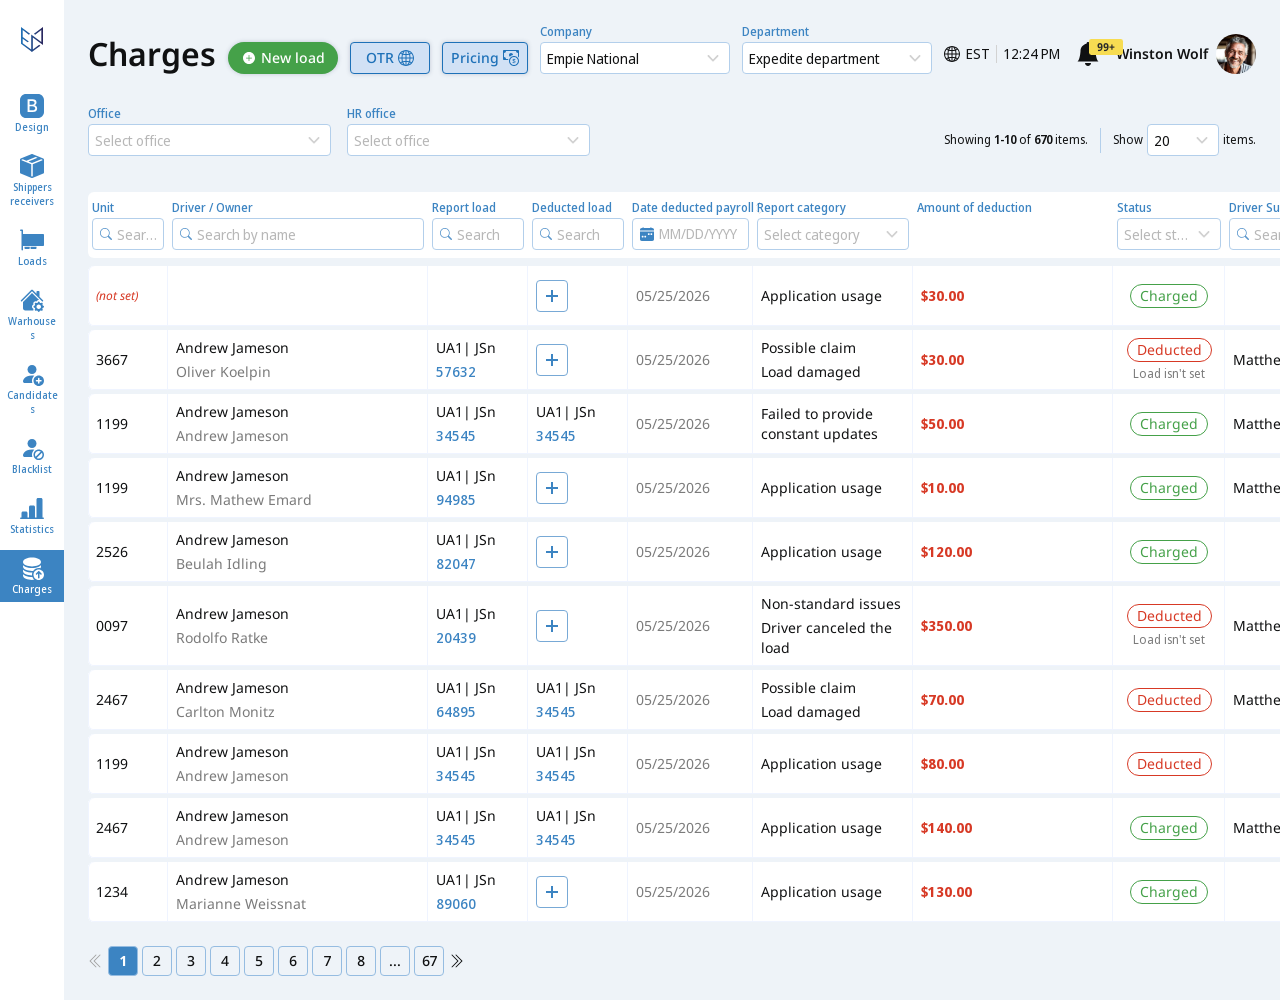
<file: charges.html>
<!DOCTYPE html>
<html lang="en">
<head>
    <meta charset="UTF-8">
    <meta name="viewport" content="width=device-width, initial-scale=1.0">
    <title>Charges — Empire</title>
    <link rel="preconnect" href="https://fonts.googleapis.com">
    <link rel="preconnect" href="https://fonts.gstatic.com" crossorigin>
    <link href="https://fonts.googleapis.com/css2?family=Noto+Sans+Display:wght@400;500;600&family=Noto+Sans:wdth,wght@87.5,700;100,400;100,500;100,600;100,700&display=swap" rel="stylesheet">
    <link rel="stylesheet" href="https://cdn.jsdelivr.net/npm/bootstrap@3.4.1/dist/css/bootstrap.min.css">
    <link rel="stylesheet" href="css/empire.css?v=ds7">
    <link rel="stylesheet" href="css/header.css?v=ds2">
    <link rel="stylesheet" href="css/charges.css?v=ds1">
    <link rel="stylesheet" href="css/toast.css?v=t2">
    <script>
        (function () {
            var theme = localStorage.getItem("emp-theme");
            if (theme === "dark" || theme === "light") {
                document.documentElement.setAttribute("data-theme", theme);
            }
        })();
    </script>
</head>
<body class="emp-app">

    <svg class="emp-sprite" aria-hidden="true">
        <symbol id="i-person" viewBox="0 0 12 12"><path fill="currentColor" d="M1 12C1 12 0 12 0 11C0 10 1 7 6 7C11 7 12 10 12 11C12 12 11 12 11 12H1Z"/><path fill="currentColor" d="M6 6C7.65685 6 9 4.65685 9 3C9 1.34315 7.65685 0 6 0C4.34315 0 3 1.34315 3 3C3 4.65685 4.34315 6 6 6Z"/></symbol>
        <symbol id="i-reply" viewBox="0 0 16 16"><path fill="currentColor" d="M5.92131 11.9003L1.35312 8.61889C0.882292 8.34142 0.882292 7.65858 1.35312 7.38111L5.92131 4.09969C6.39406 3.82109 7 4.15806 7 4.71858V6C8.5 6 13 6 14 14C11.5 9.5 7 10 7 10V11.2814C7 11.8419 6.39406 12.1789 5.92131 11.9003Z"/></symbol>
        <symbol id="i-plus" viewBox="0 0 16 16"><path d="M7 2h2v5h5v2H9v5H7V9H2V7h5V2z"/></symbol>
        <symbol id="i-x" viewBox="0 0 16 16"><path d="M3.2 2.2 8 7l4.8-4.8 1 1L9 8l4.8 4.8-1 1L8 9l-4.8 4.8-1-1L7 8 2.2 3.2l1-1z"/></symbol>
        <symbol id="i-x-lg" viewBox="0 0 24 24"><path fill="currentColor" d="M3.37658 3.37658C3.87868 2.87447 4.69275 2.87447 5.19485 3.37658L12 10.1817L18.8051 3.37658C19.3073 2.87447 20.1213 2.87447 20.6234 3.37658C21.1255 3.87868 21.1255 4.69275 20.6234 5.19485L13.8183 12L20.6234 18.8051C21.1255 19.3073 21.1255 20.1213 20.6234 20.6234C20.1213 21.1255 19.3073 21.1255 18.8051 20.6234L12 13.8183L5.19485 20.6234C4.69275 21.1255 3.87868 21.1255 3.37658 20.6234C2.87447 20.1213 2.87447 19.3073 3.37658 18.8051L10.1817 12L3.37658 5.19485C2.87447 4.69275 2.87447 3.87868 3.37658 3.37658Z"/></symbol>
        <symbol id="i-zoom-in" viewBox="0 0 24 24"><path fill="currentColor" fill-rule="evenodd" d="M9.75 18C14.3063 18 18 14.3063 18 9.75C18 5.19365 14.3063 1.5 9.75 1.5C5.19365 1.5 1.5 5.19365 1.5 9.75C1.5 14.3063 5.19365 18 9.75 18ZM19.5 9.75C19.5 15.1348 15.1348 19.5 9.75 19.5C4.36522 19.5 0 15.1348 0 9.75C0 4.36522 4.36522 0 9.75 0C15.1348 0 19.5 4.36522 19.5 9.75Z"/><path fill="currentColor" d="M15.5158 17.6132C15.5601 17.6732 15.6093 17.7307 15.6636 17.785L21.4393 23.5607C22.0251 24.1465 22.9749 24.1465 23.5607 23.5607C24.1465 22.9749 24.1465 22.0251 23.5607 21.4393L17.785 15.6636C17.7307 15.6093 17.6732 15.5601 17.6132 15.5158C17.0248 16.3169 16.3169 17.0248 15.5158 17.6132Z"/><path fill="currentColor" fill-rule="evenodd" d="M9.75 4.5C10.1642 4.5 10.5 4.83579 10.5 5.25V9H14.25C14.6642 9 15 9.33579 15 9.75C15 10.1642 14.6642 10.5 14.25 10.5H10.5V14.25C10.5 14.6642 10.1642 15 9.75 15C9.33579 15 9 14.6642 9 14.25V10.5H5.25C4.83579 10.5 4.5 10.1642 4.5 9.75C4.5 9.33579 4.83579 9 5.25 9H9V5.25C9 4.83579 9.33579 4.5 9.75 4.5Z"/></symbol>
        <symbol id="i-zoom-out" viewBox="0 0 24 24"><path fill="currentColor" fill-rule="evenodd" d="M9.75 18C14.3063 18 18 14.3063 18 9.75C18 5.19365 14.3063 1.5 9.75 1.5C5.19365 1.5 1.5 5.19365 1.5 9.75C1.5 14.3063 5.19365 18 9.75 18ZM19.5 9.75C19.5 15.1348 15.1348 19.5 9.75 19.5C4.36522 19.5 0 15.1348 0 9.75C0 4.36522 4.36522 0 9.75 0C15.1348 0 19.5 4.36522 19.5 9.75Z"/><path fill="currentColor" d="M15.5158 17.6132C15.5601 17.6732 15.6093 17.7307 15.6636 17.785L21.4393 23.5607C22.0251 24.1465 22.9749 24.1465 23.5607 23.5607C24.1465 22.9749 24.1465 22.0251 23.5607 21.4393L17.785 15.6636C17.7307 15.6093 17.6732 15.5601 17.6132 15.5158C17.0248 16.3169 16.3169 17.0248 15.5158 17.6132Z"/><path fill="currentColor" fill-rule="evenodd" d="M4.5 9.75C4.5 9.33579 4.83579 9 5.25 9H14.25C14.6642 9 15 9.33579 15 9.75C15 10.1642 14.6642 10.5 14.25 10.5H5.25C4.83579 10.5 4.5 10.1642 4.5 9.75Z"/></symbol>
        <symbol id="i-play" viewBox="0 0 24 24"><path fill="currentColor" d="M18.8946 13.0449L9.34919 18.5827C8.53875 19.0529 7.5 18.4842 7.5 17.5383V6.46269C7.5 5.51674 8.53875 4.94806 9.34919 5.41824L18.8946 10.956C19.7018 11.4243 19.7018 12.5767 18.8946 13.0449Z"/></symbol>
        <symbol id="i-play-lg" viewBox="0 0 40 40"><path fill="currentColor" d="M31.4911 21.7416L15.582 30.9712C14.2313 31.7549 12.5 30.8071 12.5 29.2305V10.7711C12.5 9.19456 14.2313 8.24677 15.582 9.0304L31.4911 18.2601C32.8363 19.0405 32.8363 20.9611 31.4911 21.7416Z"/></symbol>
        <symbol id="i-volume" viewBox="0 0 24 24"><path fill="currentColor" d="M17.3033 21.0156C19.6106 18.7083 21.0377 15.5208 21.0377 12C21.0377 8.47919 19.6106 5.29169 17.3033 2.98439L16.2426 4.04505C18.2785 6.0809 19.5377 8.8934 19.5377 12C19.5377 15.1066 18.2785 17.9191 16.2426 19.955L17.3033 21.0156Z"/><path fill="currentColor" d="M15.182 18.8943C16.9464 17.1299 18.0377 14.6924 18.0377 12C18.0377 9.30761 16.9464 6.87011 15.182 5.10571L14.1213 6.16637C15.6143 7.65933 16.5377 9.72183 16.5377 12C16.5377 14.2782 15.6143 16.3407 14.1213 17.8336L15.182 18.8943Z"/><path fill="currentColor" d="M13.0607 16.773C14.2822 15.5515 15.0377 13.864 15.0377 12C15.0377 10.136 14.2822 8.44854 13.0607 7.22703L12 8.28769C12.9501 9.23775 13.5377 10.5503 13.5377 12C13.5377 13.4497 12.9501 14.7622 12 15.7123L13.0607 16.773Z"/><path fill="currentColor" d="M10.0749 5.32403C10.3347 5.44892 10.5 5.7117 10.5 6.00001V18C10.5 18.2883 10.3347 18.5511 10.0749 18.676C9.81504 18.8009 9.50661 18.7658 9.28148 18.5857L5.73691 15.75H2.25C1.83579 15.75 1.5 15.4142 1.5 15V9.00001C1.5 8.58579 1.83579 8.25001 2.25 8.25001H5.73691L9.28148 5.41436C9.50661 5.23425 9.81504 5.19914 10.0749 5.32403Z"/></symbol>
        <symbol id="i-dots" viewBox="0 0 24 24"><path fill="currentColor" d="M14.25 19.5C14.25 20.7426 13.2426 21.75 12 21.75C10.7574 21.75 9.75 20.7426 9.75 19.5C9.75 18.2574 10.7574 17.25 12 17.25C13.2426 17.25 14.25 18.2574 14.25 19.5ZM14.25 12C14.25 13.2426 13.2426 14.25 12 14.25C10.7574 14.25 9.75 13.2426 9.75 12C9.75 10.7574 10.7574 9.75 12 9.75C13.2426 9.75 14.25 10.7574 14.25 12ZM14.25 4.5C14.25 5.74264 13.2426 6.75 12 6.75C10.7574 6.75 9.75 5.74264 9.75 4.5C9.75 3.25736 10.7574 2.25 12 2.25C13.2426 2.25 14.25 3.25736 14.25 4.5Z"/></symbol>
        <symbol id="i-expand" viewBox="0 0 24 24"><g transform="translate(0.038 15.037)"><path fill="currentColor" fill-rule="evenodd" d="M8.70495 0.21967C8.41206 -0.0732233 7.93718 -0.0732233 7.64429 0.21967L1.5 6.36396L1.5 2.2123C1.5 1.79809 1.16421 1.4623 0.750001 1.4623C0.335788 1.4623 0 1.79809 5.05762e-07 2.2123L0 8.17462C0 8.58883 0.335788 8.92462 0.750001 8.92462L6.71225 8.92462C7.12647 8.92462 7.46225 8.58883 7.46225 8.17462C7.46225 7.7604 7.12647 7.42462 6.71225 7.42462L2.56066 7.42462L8.70495 1.28033C8.99784 0.987437 8.99784 0.512563 8.70495 0.21967Z"/></g><g transform="translate(23.962 8.963) scale(-1 -1)"><path fill="currentColor" fill-rule="evenodd" d="M8.70495 0.21967C8.41206 -0.0732233 7.93718 -0.0732233 7.64429 0.21967L1.5 6.36396L1.5 2.2123C1.5 1.79809 1.16421 1.4623 0.750001 1.4623C0.335788 1.4623 0 1.79809 5.05762e-07 2.2123L0 8.17462C0 8.58883 0.335788 8.92462 0.750001 8.92462L6.71225 8.92462C7.12647 8.92462 7.46225 8.58883 7.46225 8.17462C7.46225 7.7604 7.12647 7.42462 6.71225 7.42462L2.56066 7.42462L8.70495 1.28033C8.99784 0.987437 8.99784 0.512563 8.70495 0.21967Z"/></g></symbol>
        <symbol id="i-fullscreen" viewBox="0 0 24 24"><g transform="translate(0.038 15.037)"><path fill="currentColor" fill-rule="evenodd" d="M8.70495 0.21967C8.41206 -0.0732233 7.93718 -0.0732233 7.64429 0.21967L1.5 6.36396L1.5 2.2123C1.5 1.79809 1.16421 1.4623 0.750001 1.4623C0.335788 1.4623 0 1.79809 5.05762e-07 2.2123L0 8.17462C0 8.58883 0.335788 8.92462 0.750001 8.92462L6.71225 8.92462C7.12647 8.92462 7.46225 8.58883 7.46225 8.17462C7.46225 7.7604 7.12647 7.42462 6.71225 7.42462L2.56066 7.42462L8.70495 1.28033C8.99784 0.987437 8.99784 0.512563 8.70495 0.21967Z"/></g><g transform="translate(23.962 15.037) scale(-1 1)"><path fill="currentColor" fill-rule="evenodd" d="M8.70495 0.21967C8.41206 -0.0732233 7.93718 -0.0732233 7.64429 0.21967L1.5 6.36396L1.5 2.2123C1.5 1.79809 1.16421 1.4623 0.750001 1.4623C0.335788 1.4623 0 1.79809 5.05762e-07 2.2123L0 8.17462C0 8.58883 0.335788 8.92462 0.750001 8.92462L6.71225 8.92462C7.12647 8.92462 7.46225 8.58883 7.46225 8.17462C7.46225 7.7604 7.12647 7.42462 6.71225 7.42462L2.56066 7.42462L8.70495 1.28033C8.99784 0.987437 8.99784 0.512563 8.70495 0.21967Z"/></g><g transform="translate(23.962 8.963) scale(-1 -1)"><path fill="currentColor" fill-rule="evenodd" d="M8.70495 0.21967C8.41206 -0.0732233 7.93718 -0.0732233 7.64429 0.21967L1.5 6.36396L1.5 2.2123C1.5 1.79809 1.16421 1.4623 0.750001 1.4623C0.335788 1.4623 0 1.79809 5.05762e-07 2.2123L0 8.17462C0 8.58883 0.335788 8.92462 0.750001 8.92462L6.71225 8.92462C7.12647 8.92462 7.46225 8.58883 7.46225 8.17462C7.46225 7.7604 7.12647 7.42462 6.71225 7.42462L2.56066 7.42462L8.70495 1.28033C8.99784 0.987437 8.99784 0.512563 8.70495 0.21967Z"/></g><g transform="translate(0.038 8.963) scale(1 -1)"><path fill="currentColor" fill-rule="evenodd" d="M8.70495 0.21967C8.41206 -0.0732233 7.93718 -0.0732233 7.64429 0.21967L1.5 6.36396L1.5 2.2123C1.5 1.79809 1.16421 1.4623 0.750001 1.4623C0.335788 1.4623 0 1.79809 5.05762e-07 2.2123L0 8.17462C0 8.58883 0.335788 8.92462 0.750001 8.92462L6.71225 8.92462C7.12647 8.92462 7.46225 8.58883 7.46225 8.17462C7.46225 7.7604 7.12647 7.42462 6.71225 7.42462L2.56066 7.42462L8.70495 1.28033C8.99784 0.987437 8.99784 0.512563 8.70495 0.21967Z"/></g></symbol>
        <symbol id="i-chevron" viewBox="0 0 16 16"><path d="M3.2 5.5 8 10.3l4.8-4.8 1 1L8 12.3 2.2 6.5l1-1z"/></symbol>
        <symbol id="i-chevron-sm" viewBox="0 0 16 16"><path fill="currentColor" fill-rule="evenodd" d="M4.09012 6.09298C4.21028 5.969 4.4051 5.969 4.52526 6.09298L8 9.67802L11.4747 6.09298C11.5949 5.969 11.7897 5.969 11.9099 6.09298C12.03 6.21695 12.03 6.41796 11.9099 6.54194L8.21757 10.3515C8.09741 10.4754 7.90259 10.4754 7.78243 10.3515L4.09012 6.54194C3.96996 6.41796 3.96996 6.21695 4.09012 6.09298Z"/><path fill="currentColor" fill-rule="evenodd" d="M3.80289 5.81459C4.08021 5.52847 4.53517 5.52847 4.81249 5.81459L8 9.10329L11.1875 5.81459C11.4648 5.52847 11.9198 5.52847 12.1971 5.81459C12.4676 6.0937 12.4676 6.54121 12.1971 6.82032L11.9099 6.54194L12.1971 6.82032L8.5048 10.6298C8.22748 10.916 7.77252 10.916 7.4952 10.6298L3.80289 6.82032C3.53237 6.54121 3.53237 6.0937 3.80289 5.81459"/></symbol>
        <symbol id="i-folder" viewBox="0 0 16 16"><path fill="currentColor" d="M9.82843 3H13.8099C14.986 3 15.9082 4.00984 15.8017 5.18107L15.1654 12.1811C15.0717 13.2112 14.208 14 13.1736 14H2.82643C1.79202 14 0.928294 13.2112 0.834643 12.1811L0.19828 5.18107C0.154224 4.69646 0.286278 4.23948 0.539556 3.87023L0.5 3C0.5 1.89543 1.39543 1 2.5 1H6.17157C6.70201 1 7.21071 1.21071 7.58579 1.58579L8.41421 2.41421C8.78929 2.78929 9.29799 3 9.82843 3ZM1.50647 3.11964C1.71927 3.04231 1.94935 3 2.19007 3H7.58579L6.87868 2.29289C6.69114 2.10536 6.43679 2 6.17157 2H2.5C1.95402 2 1.51024 2.43755 1.50017 2.98112L1.50647 3.11964Z"/></symbol>
        <symbol id="i-chevron-left" viewBox="0 0 16 16"><path fill="currentColor" fill-rule="evenodd" d="M8.35355 1.64645C8.54882 1.84171 8.54882 2.15829 8.35355 2.35355L2.70711 8L8.35355 13.6464C8.54882 13.8417 8.54882 14.1583 8.35355 14.3536C8.15829 14.5488 7.84171 14.5488 7.64645 14.3536L1.64645 8.35355C1.45118 8.15829 1.45118 7.84171 1.64645 7.64645L7.64645 1.64645C7.84171 1.45118 8.15829 1.45118 8.35355 1.64645Z"/><path fill="currentColor" fill-rule="evenodd" d="M12.3536 1.64645C12.5488 1.84171 12.5488 2.15829 12.3536 2.35355L6.70711 8L12.3536 13.6464C12.5488 13.8417 12.5488 14.1583 12.3536 14.3536C12.1583 14.5488 11.8417 14.5488 11.6464 14.3536L5.64645 8.35355C5.45118 8.15829 5.45118 7.84171 5.64645 7.64645L11.6464 1.64645C11.8417 1.45118 12.1583 1.45118 12.3536 1.64645Z"/></symbol>
        <symbol id="i-chevron-right" viewBox="0 0 16 16"><path fill="currentColor" fill-rule="evenodd" d="M3.64645 1.64645C3.84171 1.45118 4.15829 1.45118 4.35355 1.64645L10.3536 7.64645C10.5488 7.84171 10.5488 8.15829 10.3536 8.35355L4.35355 14.3536C4.15829 14.5488 3.84171 14.5488 3.64645 14.3536C3.45118 14.1583 3.45118 13.8417 3.64645 13.6464L9.29289 8L3.64645 2.35355C3.45118 2.15829 3.45118 1.84171 3.64645 1.64645Z"/><path fill="currentColor" fill-rule="evenodd" d="M7.64645 1.64645C7.84171 1.45118 8.15829 1.45118 8.35355 1.64645L14.3536 7.64645C14.5488 7.84171 14.5488 8.15829 14.3536 8.35355L8.35355 14.3536C8.15829 14.5488 7.84171 14.5488 7.64645 14.3536C7.45118 14.1583 7.45118 13.8417 7.64645 13.6464L13.2929 8L7.64645 2.35355C7.45118 2.15829 7.45118 1.84171 7.64645 1.64645Z"/></symbol>
        <symbol id="i-search" viewBox="0 0 16 16"><path d="M7 1.5a5.5 5.5 0 0 1 4.4 8.8l3 3-1.1 1.1-3-3A5.5 5.5 0 1 1 7 1.5zm0 2a3.5 3.5 0 1 0 0 7 3.5 3.5 0 0 0 0-7z"/></symbol>
        <symbol id="i-input-search" viewBox="0 0 14 14"><path fill="currentColor" d="M10.2744 9.0509C10.9663 8.10889 11.375 6.94592 11.375 5.6875C11.375 2.54638 8.82862 0 5.6875 0C2.54638 0 0 2.54638 0 5.6875C0 8.82862 2.54638 11.375 5.6875 11.375C6.94626 11.375 8.10951 10.9661 9.05166 10.2738L9.0509 10.2744C9.07671 10.3094 9.10545 10.3429 9.13713 10.3746L12.5063 13.7437C12.848 14.0854 13.402 14.0854 13.7437 13.7437C14.0854 13.402 14.0854 12.848 13.7437 12.5063L10.3746 9.13713C10.3429 9.10545 10.3094 9.07671 10.2744 9.0509ZM10.5 5.6875C10.5 8.34537 8.34537 10.5 5.6875 10.5C3.02963 10.5 0.875 8.34537 0.875 5.6875C0.875 3.02963 3.02963 0.875 5.6875 0.875C8.34537 0.875 10.5 3.02963 10.5 5.6875Z"/></symbol>
        <symbol id="i-input-search-sm" viewBox="0 0 12 12"><path fill="currentColor" d="M8.80662 7.75792C9.39969 6.95048 9.75 5.95365 9.75 4.875C9.75 2.18261 7.56739 0 4.875 0C2.18261 0 0 2.18261 0 4.875C0 7.56739 2.18261 9.75 4.875 9.75C5.95394 9.75 6.95101 9.3995 7.75856 8.80614L7.75792 8.80662C7.78004 8.83661 7.80467 8.86533 7.83182 8.89248L10.7197 11.7803C11.0126 12.0732 11.4874 12.0732 11.7803 11.7803C12.0732 11.4874 12.0732 11.0126 11.7803 10.7197L8.89248 7.83182C8.86533 7.80467 8.83661 7.78004 8.80662 7.75792ZM9 4.875C9 7.15317 7.15317 9 4.875 9C2.59683 9 0.75 7.15317 0.75 4.875C0.75 2.59683 2.59683 0.75 4.875 0.75C7.15317 0.75 9 2.59683 9 4.875Z"/></symbol>
        <symbol id="i-input-chevron" viewBox="0 0 20 20"><path fill="currentColor" fill-rule="evenodd" d="M5.11265 7.61622C5.26285 7.46125 5.50638 7.46125 5.65658 7.61622L10 12.0975L14.3434 7.61622C14.4936 7.46125 14.7371 7.46125 14.8873 7.61622C15.0376 7.77119 15.0376 8.02245 14.8873 8.17742L10.272 12.9393C10.1218 13.0943 9.87824 13.0943 9.72804 12.9393L5.11265 8.17742C4.96245 8.02245 4.96245 7.77119 5.11265 7.61622Z"/><path fill="currentColor" fill-rule="evenodd" d="M4.75362 7.26824C5.10027 6.91058 5.66896 6.91058 6.01561 7.26824L10 11.3791L13.9844 7.26824C14.331 6.91058 14.8997 6.91058 15.2464 7.26824C15.5845 7.61713 15.5845 8.17651 15.2464 8.52541L14.8873 8.17742M14.8873 8.17742L15.2464 8.52541L10.631 13.2873C10.2843 13.645 9.71565 13.645 9.369 13.2873L4.75362 8.52541C4.41546 8.17651 4.41546 7.61713 4.75362 7.26824"/></symbol>
        <symbol id="i-chip-x" viewBox="0 0 16 16"><path fill="currentColor" d="M2.25105 2.25105C2.58579 1.91632 3.1285 1.91632 3.46323 2.25105L8 6.78782L12.5368 2.25105C12.8715 1.91632 13.4142 1.91632 13.7489 2.25105C14.0837 2.58579 14.0837 3.1285 13.7489 3.46323L9.21218 8L13.7489 12.5368C14.0837 12.8715 14.0837 13.4142 13.7489 13.7489C13.4142 14.0837 12.8715 14.0837 12.5368 13.7489L8 9.21218L3.46323 13.7489C3.1285 14.0837 2.58579 14.0837 2.25105 13.7489C1.91632 13.4142 1.91632 12.8715 2.25105 12.5368L6.78782 8L2.25105 3.46323C1.91632 3.1285 1.91632 2.58579 2.25105 2.25105Z"/></symbol>
<symbol id="i-question" viewBox="0 0 24 24"><path fill="currentColor" d="M6.80977 0.21967C6.95042 0.0790176 7.14118 0 7.3401 0H16.6599C16.8588 0 17.0496 0.0790176 17.1902 0.21967L23.7803 6.80977C23.921 6.95042 24 7.14118 24 7.3401V16.6599C24 16.8588 23.921 17.0496 23.7803 17.1902L17.1902 23.7803C17.0496 23.921 16.8588 24 16.6599 24H7.3401C7.14118 24 6.95042 23.921 6.80977 23.7803L0.21967 17.1902C0.0790176 17.0496 0 16.8588 0 16.6599V7.3401C0 7.14118 0.0790176 6.95042 0.21967 6.80977L6.80977 0.21967ZM7.65076 1.5L1.5 7.65076V16.3492L7.65076 22.5H16.3492L22.5 16.3492V7.65076L16.3492 1.5H7.65076Z"/><path fill="currentColor" d="M7.88267 8.67922C7.87128 8.88355 8.03986 9.04907 8.2445 9.04907H9.48123C9.68834 9.04907 9.85302 8.88019 9.88084 8.67496C10.0143 7.69077 10.6898 6.97339 11.8938 6.97339C12.9221 6.97339 13.8648 7.48755 13.8648 8.72534C13.8648 9.67749 13.303 10.1155 12.4175 10.782C11.4082 11.5151 10.6084 12.3721 10.6656 13.7622L10.67 14.0874C10.6728 14.2925 10.8399 14.4573 11.045 14.4573H12.2615C12.4686 14.4573 12.6365 14.2894 12.6365 14.0823V13.9241C12.6365 12.8481 13.0459 12.5339 14.1504 11.696C15.0645 11.001 16.0166 10.2297 16.0166 8.61108C16.0166 6.34497 14.1028 5.25 12.0081 5.25C10.1075 5.25 8.02446 6.13592 7.88267 8.67922ZM10.218 17.3232C10.218 18.123 10.856 18.7134 11.732 18.7134C12.646 18.7134 13.2744 18.123 13.2744 17.3232C13.2744 16.4949 12.646 15.9141 11.732 15.9141C10.856 15.9141 10.218 16.4949 10.218 17.3232Z"/></symbol>
        <symbol id="i-info" viewBox="0 0 16 16"><path d="M8 1.5a6.5 6.5 0 1 1 0 13 6.5 6.5 0 0 1 0-13zM7.2 7h1.6v5H7.2V7zm0-2.5h1.6V6H7.2V4.5z"/></symbol>
        <symbol id="i-info-fill" viewBox="0 0 14 14"><path fill="currentColor" d="M7 0C10.866 0 14 3.13401 14 7C14 10.866 10.866 14 7 14C3.13401 14 0 10.866 0 7C0 3.13401 3.13401 0 7 0ZM6.99902 6.125C6.75066 6.125 6.54229 6.31342 6.51758 6.56055V9.62891C6.47096 10.0951 6.53054 10.5 6.99902 10.5C7.46705 10.4998 7.48406 10.0977 7.4375 9.63184V6.5625C7.4128 6.31549 7.24719 6.12518 6.99902 6.125ZM7 3.5C6.51675 3.5 6.125 3.89175 6.125 4.375C6.125 4.85825 6.51675 5.25 7 5.25C7.48325 5.25 7.875 4.85825 7.875 4.375C7.875 3.89175 7.48325 3.5 7 3.5Z"/></symbol>
        <symbol id="i-check" viewBox="0 0 20 20"><path fill="currentColor" d="M13.712 6.21209C14.0782 5.84597 14.6717 5.84597 15.0379 6.21209C15.3995 6.57371 15.4039 7.15727 15.0512 7.52434L10.0609 13.7622C10.0537 13.7712 10.046 13.7798 10.0379 13.7879C9.67175 14.154 9.07816 14.154 8.71204 13.7879L5.40398 10.4799C5.03787 10.1137 5.03787 9.52015 5.40398 9.15403C5.7701 8.78791 6.36369 8.78791 6.72981 9.15403L9.34671 11.7709L13.6872 6.24013C13.6949 6.23029 13.7032 6.22093 13.712 6.21209Z"/></symbol>
        <symbol id="i-cursor" viewBox="0 0 14 14"><path fill="currentColor" d="M13.2929 11.9683C13.6834 11.5778 13.6834 10.9446 13.2929 10.5541L11.0968 8.35801C10.7063 7.96749 10.7063 7.33432 11.0968 6.9438L12.7578 5.28284C13.2948 4.74585 13.0608 3.82982 12.3321 3.61614L1.75579 0.514852C0.996979 0.292345 0.29232 0.996988 0.514808 1.75581L3.61581 12.3321C3.82947 13.0608 4.74547 13.2948 5.28248 12.7579L6.9438 11.0967C7.33433 10.7062 7.96746 10.7063 8.35797 11.0968L10.5541 13.2929C10.9446 13.6834 11.5778 13.6834 11.9683 13.2929L13.2929 11.9683Z"/></symbol>
        <symbol id="i-info-circle" viewBox="0 0 16 16"><path fill="currentColor" d="M8 15C4.13401 15 1 11.866 1 8C1 4.13401 4.13401 1 8 1C11.866 1 15 4.13401 15 8C15 11.866 11.866 15 8 15ZM8 16C12.4183 16 16 12.4183 16 8C16 3.58172 12.4183 0 8 0C3.58172 0 0 3.58172 0 8C0 12.4183 3.58172 16 8 16Z"/><path fill="currentColor" d="M8.9307 6.58789L6.63969 6.875L6.55766 7.25586L7.00883 7.33789C7.3018 7.4082 7.36039 7.51367 7.29594 7.80664L6.55766 11.2754C6.3643 12.1719 6.66313 12.5938 7.36625 12.5938C7.91117 12.5938 8.54398 12.3418 8.83109 11.9961L8.91898 11.5801C8.71977 11.7559 8.4268 11.8262 8.23344 11.8262C7.95805 11.8262 7.85844 11.6328 7.92875 11.293L8.9307 6.58789Z"/><path fill="currentColor" d="M9 4.5C9 5.05228 8.55229 5.5 8 5.5C7.44772 5.5 7 5.05228 7 4.5C7 3.94772 7.44772 3.5 8 3.5C8.55229 3.5 9 3.94772 9 4.5Z"/></symbol>
        <symbol id="i-info-circle-fill" viewBox="0 0 16 16"><path fill="currentColor" d="M8 0C12.4183 0 16 3.58172 16 8C16 12.4183 12.4183 16 8 16C3.58172 16 0 12.4183 0 8C0 3.58172 3.58172 0 8 0ZM7.99805 7C7.71452 7.00021 7.47665 7.21497 7.44824 7.49707V11.0049C7.39498 11.5375 7.46303 11.9998 7.99805 12C8.53334 12 8.55323 11.5404 8.5 11.0078V7.5C8.47176 7.21757 8.28189 7 7.99805 7ZM8 4C7.44772 4 7 4.44772 7 5C7 5.55228 7.44772 6 8 6C8.55228 6 9 5.55228 9 5C9 4.44772 8.55228 4 8 4Z"/></symbol>
        <symbol id="i-warn-fill" viewBox="0 0 16 16"><path fill="currentColor" d="M16 8C16 12.4183 12.4183 16 8 16C3.58172 16 0 12.4183 0 8C0 3.58172 3.58172 0 8 0C12.4183 0 16 3.58172 16 8ZM8 4C7.46459 4 7.04623 4.46229 7.0995 4.99504L7.45025 8.50248C7.47849 8.78492 7.71616 9 8 9C8.28384 9 8.52151 8.78492 8.54975 8.50248L8.9005 4.99504C8.95377 4.46228 8.53541 4 8 4ZM8.00154 10C7.44926 10 7.00154 10.4477 7.00154 11C7.00154 11.5523 7.44926 12 8.00154 12C8.55383 12 9.00154 11.5523 9.00154 11C9.00154 10.4477 8.55383 10 8.00154 10Z"/></symbol>
        <symbol id="i-error-fill" viewBox="0 0 16 16"><path fill="currentColor" d="M8.98151 1.56642C8.53763 0.811193 7.46546 0.811193 7.02158 1.56642L0.164626 13.2331C-0.292407 14.0107 0.256279 15 1.14459 15H14.8585C15.7468 15 16.2955 14.0107 15.8385 13.2331L8.98151 1.56642ZM8 5C8.53541 5 8.95377 5.46228 8.9005 5.99504L8.54975 9.50248C8.52151 9.78492 8.28384 10 8 10C7.71616 10 7.47849 9.78492 7.45025 9.50248L7.0995 5.99504C7.04623 5.46229 7.46459 5 8 5ZM8.00154 11C8.55383 11 9.00154 11.4477 9.00154 12C9.00154 12.5523 8.55383 13 8.00154 13C7.44926 13 7.00154 12.5523 7.00154 12C7.00154 11.4477 7.44926 11 8.00154 11Z"/></symbol>
        <symbol id="i-success-fill" viewBox="0 0 16 16"><path fill="currentColor" d="M16 8C16 12.4183 12.4183 16 8 16C3.58172 16 0 12.4183 0 8C0 3.58172 3.58172 0 8 0C12.4183 0 16 3.58172 16 8ZM12.0303 4.96967C11.7374 4.67678 11.2626 4.67678 10.9697 4.96967C10.9626 4.97674 10.9559 4.98424 10.9498 4.9921L7.4774 9.41674L5.38388 7.32322C5.09098 7.03033 4.61611 7.03033 4.32322 7.32322C4.03032 7.61612 4.03032 8.09099 4.32322 8.38388L6.96966 11.0303C7.26256 11.3232 7.73743 11.3232 8.03032 11.0303C8.03685 11.0238 8.043 11.0169 8.04876 11.0097L12.041 6.01947C12.3232 5.72582 12.3196 5.25897 12.0303 4.96967Z"/></symbol>
        <symbol id="i-calendar" viewBox="0 0 16 16"><path d="M4 1.5h1.5V3h5V1.5H12V3h1.5A1.5 1.5 0 0 1 15 4.5v9A1.5 1.5 0 0 1 13.5 15h-11A1.5 1.5 0 0 1 1 13.5v-9A1.5 1.5 0 0 1 2.5 3H4V1.5zM2.5 6v7.5h11V6h-11z"/></symbol>
        <symbol id="i-calendar-fill" viewBox="0 0 18 18"><path fill="currentColor" d="M4.5 0.5625C4.5 0.25184 4.24816 0 3.9375 0C3.62684 0 3.375 0.25184 3.375 0.5625V1.125H2.25C1.00736 1.125 0 2.13236 0 3.375V4.5H18V3.375C18 2.13236 16.9926 1.125 15.75 1.125H14.625V0.5625C14.625 0.25184 14.3732 0 14.0625 0C13.7518 0 13.5 0.25184 13.5 0.5625V1.125H4.5V0.5625Z"/><path fill="currentColor" d="M18 15.75V5.625H0V15.75C0 16.9926 1.00736 18 2.25 18H15.75C16.9926 18 18 16.9926 18 15.75ZM10.6875 7.875H11.8125C12.1232 7.875 12.375 8.12684 12.375 8.4375V9.5625C12.375 9.87316 12.1232 10.125 11.8125 10.125H10.6875C10.3768 10.125 10.125 9.87316 10.125 9.5625V8.4375C10.125 8.12684 10.3768 7.875 10.6875 7.875ZM14.0625 7.875H15.1875C15.4982 7.875 15.75 8.12684 15.75 8.4375V9.5625C15.75 9.87316 15.4982 10.125 15.1875 10.125H14.0625C13.7518 10.125 13.5 9.87316 13.5 9.5625V8.4375C13.5 8.12684 13.7518 7.875 14.0625 7.875ZM2.25 11.8125C2.25 11.5018 2.50184 11.25 2.8125 11.25H3.9375C4.24816 11.25 4.5 11.5018 4.5 11.8125V12.9375C4.5 13.2482 4.24816 13.5 3.9375 13.5H2.8125C2.50184 13.5 2.25 13.2482 2.25 12.9375V11.8125ZM6.1875 11.25H7.3125C7.62316 11.25 7.875 11.5018 7.875 11.8125V12.9375C7.875 13.2482 7.62316 13.5 7.3125 13.5H6.1875C5.87684 13.5 5.625 13.2482 5.625 12.9375V11.8125C5.625 11.5018 5.87684 11.25 6.1875 11.25Z"/></symbol>
        <symbol id="i-date-prev" viewBox="0 0 16 16"><path fill="currentColor" fill-rule="evenodd" d="M10.8536 1.64645C11.0488 1.84171 11.0488 2.15829 10.8536 2.35355L5.20711 8L10.8536 13.6464C11.0488 13.8417 11.0488 14.1583 10.8536 14.3536C10.6583 14.5488 10.3417 14.5488 10.1464 14.3536L4.14645 8.35355C3.95118 8.15829 3.95118 7.84171 4.14645 7.64645L10.1464 1.64645C10.3417 1.45118 10.6583 1.45118 10.8536 1.64645Z"/></symbol>
        <symbol id="i-date-next" viewBox="0 0 16 16"><path fill="currentColor" fill-rule="evenodd" d="M5.14645 1.64645C5.34171 1.45118 5.65829 1.45118 5.85355 1.64645L11.8536 7.64645C12.0488 7.84171 12.0488 8.15829 11.8536 8.35355L5.85355 14.3536C5.65829 14.5488 5.34171 14.5488 5.14645 14.3536C4.95118 14.1583 4.95118 13.8417 5.14645 13.6464L10.7929 8L5.14645 2.35355C4.95118 2.15829 4.95118 1.84171 5.14645 1.64645Z"/></symbol>
        <symbol id="i-sort" viewBox="0 0 7 12"><path fill="#A5A5A5" fill-rule="evenodd" d="M6.61013 3.624C6.51455 3.71855 6.35958 3.71855 6.26399 3.624L3.5 0.88964L0.736006 3.624C0.640423 3.71855 0.485452 3.71855 0.389869 3.624C0.294286 3.52944 0.294286 3.37613 0.389869 3.28157L3.32693 0.376004C3.42252 0.281446 3.57749 0.281446 3.67307 0.376004L6.61013 3.28157C6.70571 3.37613 6.70571 3.52944 6.61013 3.624Z"/><path fill="#D2D2D2" fill-rule="evenodd" d="M0.389869 8.376C0.485452 8.28145 0.640422 8.28145 0.736005 8.376L3.5 11.1104L6.26399 8.376C6.35958 8.28145 6.51455 8.28145 6.61013 8.376C6.70571 8.47056 6.70571 8.62387 6.61013 8.71843L3.67307 11.624C3.57748 11.7186 3.42251 11.7186 3.32693 11.624L0.389869 8.71843C0.294286 8.62387 0.294286 8.47056 0.389869 8.376Z"/></symbol>
        <symbol id="nav-load-board" viewBox="0 0 24 24"><g>
        <g>
        <path d="M11.2939 3.5C11.2939 2.39543 10.3984 1.5 9.29388 1.5H3.5C2.39543 1.5 1.5 2.39543 1.5 3.5V8.93688C1.5 10.0414 2.39543 10.9369 3.5 10.9369H9.29388C10.3984 10.9369 11.2939 10.0414 11.2939 8.93688V3.5Z" fill="currentColor"/>
        <path d="M22.5 3.5C22.5 2.39543 21.6046 1.5 20.5 1.5H14.7061C13.6016 1.5 12.7061 2.39543 12.7061 3.5V8.93688C12.7061 10.0414 13.6016 10.9369 14.7061 10.9369H20.5C21.6046 10.9369 22.5 10.0414 22.5 8.93688V3.5Z" fill="currentColor"/>
        <path d="M11.2939 14.2769C11.2939 13.1724 10.3984 12.2769 9.29388 12.2769H3.5C2.39543 12.2769 1.5 13.1724 1.5 14.2769V20.5C1.5 21.6046 2.39543 22.5 3.5 22.5H9.29388C10.3984 22.5 11.2939 21.6046 11.2939 20.5V14.2769Z" fill="currentColor"/>
        <path d="M22.5 14.2769C22.5 13.1724 21.6046 12.2769 20.5 12.2769H14.7061C13.6016 12.2769 12.7061 13.1724 12.7061 14.2769V20.5C12.7061 21.6046 13.6016 22.5 14.7061 22.5H20.5C21.6046 22.5 22.5 21.6046 22.5 20.5V14.2769Z" fill="currentColor"/>
        </g>
        </g></symbol>
        <symbol id="nav-brokers" viewBox="0 0 24 24"><g>
        <path d="M18 0H6C4.34315 0 3 1.34314 3 3V21C3 22.6569 4.34315 24 6 24H18C19.6569 24 21 22.6569 21 21V3C21 1.34315 19.6569 0 18 0ZM16.5 10.5C16.5 12.9853 14.4853 15 12 15C9.51472 15 7.5 12.9853 7.5 10.5C7.5 8.01472 9.51472 6 12 6C14.4853 6 16.5 8.01472 16.5 10.5ZM12.0001 16.5C15.935 16.5 18.2184 17.7387 19.5 19.133V21C19.5 21.8284 18.8284 22.5 18 22.5H6C5.17157 22.5 4.5 21.8284 4.5 21V19.1331C5.7816 17.7388 8.06497 16.5 12.0001 16.5Z" fill="currentColor"/>
        </g></symbol>
        <symbol id="nav-broker-agents" viewBox="0 0 24 24"><g>
        <path d="M3 3C3 1.34315 4.34315 0 6 0H18C19.6569 0 21 1.34315 21 3V21C21 22.6569 19.6569 24 18 24H6C4.34315 24 3 22.6569 3 21V3ZM9.75 3C9.33579 3 9 3.33579 9 3.75C9 4.16421 9.33579 4.5 9.75 4.5H14.25C14.6642 4.5 15 4.16421 15 3.75C15 3.33579 14.6642 3 14.25 3H9.75ZM12 16.5C14.4853 16.5 16.5 14.4853 16.5 12C16.5 9.51472 14.4853 7.5 12 7.5C9.51472 7.5 7.5 9.51472 7.5 12C7.5 14.4853 9.51472 16.5 12 16.5ZM19.5 20.633C18.2184 19.2387 15.935 18 12.0001 18C8.06497 18 5.7816 19.2388 4.5 20.6331V21C4.5 21.8284 5.17157 22.5 6 22.5H18C18.8284 22.5 19.5 21.8284 19.5 21V20.633Z" fill="currentColor"/>
        </g></symbol>
        <symbol id="nav-owners" viewBox="0 0 18 18"><g>
        <g>
        <path d="M1.5 18C1.5 18 0 18 0 16.5C0 15 1.5 10.5 9 10.5C16.5 10.5 18 15 18 16.5C18 18 16.5 18 16.5 18H1.5Z" fill="currentColor"/>
        <path d="M9 9C11.4853 9 13.5 6.98528 13.5 4.5C13.5 2.01472 11.4853 0 9 0C6.51472 0 4.5 2.01472 4.5 4.5C4.5 6.98528 6.51472 9 9 9Z" fill="currentColor"/>
        </g>
        </g></symbol>
        <symbol id="nav-trucks" viewBox="0 0 24 24"><g>
        <path d="M1.5 3.75C1.5 1.67893 3.17893 0 5.25 0H18.75C20.8211 0 22.5 1.67893 22.5 3.75V17.25C22.5 18.4769 21.9108 19.5661 21 20.2503V23.25C21 23.6642 20.6642 24 20.25 24H17.25C16.8358 24 16.5 23.6642 16.5 23.25V21H7.5V23.25C7.5 23.6642 7.16421 24 6.75 24H3.75C3.33579 24 3 23.6642 3 23.25V20.2503C2.08916 19.5661 1.5 18.4769 1.5 17.25V3.75ZM4.5 4.5C4.5 3.67157 5.17157 3 6 3H18C18.8284 3 19.5 3.67157 19.5 4.5V10.3509C19.5 11.2875 18.6567 11.9876 17.7451 11.8404C16.3869 11.6211 13.8116 11.25 12 11.25C10.1884 11.25 7.61305 11.6211 6.25489 11.8404C5.34328 11.9876 4.5 11.2875 4.5 10.3509V4.5ZM6 18C6.82843 18 7.5 17.3284 7.5 16.5C7.5 15.6716 6.82843 15 6 15C5.17157 15 4.5 15.6716 4.5 16.5C4.5 17.3284 5.17157 18 6 18ZM18 18C18.8284 18 19.5 17.3284 19.5 16.5C19.5 15.6716 18.8284 15 18 15C17.1716 15 16.5 15.6716 16.5 16.5C16.5 17.3284 17.1716 18 18 18ZM10.5 15C9.67157 15 9 15.6716 9 16.5C9 17.3284 9.67157 18 10.5 18H13.5C14.3284 18 15 17.3284 15 16.5C15 15.6716 14.3284 15 13.5 15H10.5Z" fill-rule="evenodd" clip-rule="evenodd" fill="currentColor"/>
        </g></symbol>
        <symbol id="nav-offers" viewBox="0 0 24 24"><g>
        <path d="M24 12C24 17.799 18.6274 22.5 12 22.5C10.7749 22.5 9.59262 22.3394 8.47926 22.0408C7.60348 22.4846 5.59161 23.3376 2.20758 23.8916C1.90906 23.9405 1.68055 23.6282 1.79847 23.3496C2.32962 22.0949 2.80876 20.4242 2.95468 18.9001C1.11459 17.0548 0 14.6413 0 12C0 6.20101 5.37258 1.5 12 1.5C18.6274 1.5 24 6.20101 24 12ZM7.5 12C7.5 11.1716 6.82843 10.5 6 10.5C5.17157 10.5 4.5 11.1716 4.5 12C4.5 12.8284 5.17157 13.5 6 13.5C6.82843 13.5 7.5 12.8284 7.5 12ZM13.5 12C13.5 11.1716 12.8284 10.5 12 10.5C11.1716 10.5 10.5 11.1716 10.5 12C10.5 12.8284 11.1716 13.5 12 13.5C12.8284 13.5 13.5 12.8284 13.5 12ZM18 13.5C18.8284 13.5 19.5 12.8284 19.5 12C19.5 11.1716 18.8284 10.5 18 10.5C17.1716 10.5 16.5 11.1716 16.5 12C16.5 12.8284 17.1716 13.5 18 13.5Z" fill="currentColor"/>
        </g></symbol>
        <symbol id="nav-bids" viewBox="0 0 24 24"><g>
        <path d="M5.75 2C3.67893 2 2 3.67893 2 5.75V18.25C2 20.3211 3.67893 22 5.75 22H18.25C20.3211 22 22 20.3211 22 18.25V5.75C22 3.67893 20.3211 2 18.25 2H5.75ZM8.875 7C8.875 8.03553 8.03553 8.875 7 8.875C5.96447 8.875 5.125 8.03553 5.125 7C5.125 5.96447 5.96447 5.125 7 5.125C8.03553 5.125 8.875 5.96447 8.875 7ZM18.875 7C18.875 8.03553 18.0355 8.875 17 8.875C15.9645 8.875 15.125 8.03553 15.125 7C15.125 5.96447 15.9645 5.125 17 5.125C18.0355 5.125 18.875 5.96447 18.875 7ZM17 18.875C15.9645 18.875 15.125 18.0355 15.125 17C15.125 15.9645 15.9645 15.125 17 15.125C18.0355 15.125 18.875 15.9645 18.875 17C18.875 18.0355 18.0355 18.875 17 18.875ZM8.875 17C8.875 18.0355 8.03553 18.875 7 18.875C5.96447 18.875 5.125 18.0355 5.125 17C5.125 15.9645 5.96447 15.125 7 15.125C8.03553 15.125 8.875 15.9645 8.875 17ZM12 13.875C10.9645 13.875 10.125 13.0355 10.125 12C10.125 10.9645 10.9645 10.125 12 10.125C13.0355 10.125 13.875 10.9645 13.875 12C13.875 13.0355 13.0355 13.875 12 13.875Z" fill="currentColor"/>
        </g></symbol>
        <symbol id="nav-expedite-fleet" viewBox="0 0 24 24"><g>
        <path d="M12 24C12 24 21 15.4706 21 9C21 4.02944 16.9706 0 12 0C7.02944 0 3 4.02944 3 9C3 15.4706 12 24 12 24ZM12 13.5C9.51472 13.5 7.5 11.4853 7.5 9C7.5 6.51472 9.51472 4.5 12 4.5C14.4853 4.5 16.5 6.51472 16.5 9C16.5 11.4853 14.4853 13.5 12 13.5Z" fill="currentColor"/>
        </g></symbol>
        <symbol id="nav-drivers" viewBox="0 0 24 24"><g>
        <path d="M21 3C22.6569 3 24 4.34315 24 6V18C24 19.6569 22.6569 21 21 21H3C1.34315 21 0 19.6569 0 18V6C0 4.34315 1.34315 3 3 3H21ZM7.5 13.5C4.37002 13.5001 1.80064 15.5974 1.52539 18.2734C1.65395 18.9712 2.26509 19.4999 3 19.5H13.4395C13.4795 19.2551 13.5 19.0046 13.5 18.75C13.5 15.8506 10.8136 13.5001 7.5 13.5ZM15.75 15.25C15.4739 15.25 15.25 15.4739 15.25 15.75C15.25 16.0261 15.4739 16.25 15.75 16.25H20.25C20.5261 16.25 20.75 16.0261 20.75 15.75C20.75 15.4739 20.5261 15.25 20.25 15.25H15.75ZM14.25 11.5C13.9739 11.5 13.75 11.7239 13.75 12C13.75 12.2761 13.9739 12.5 14.25 12.5H20.25C20.5261 12.5 20.75 12.2761 20.75 12C20.75 11.7239 20.5261 11.5 20.25 11.5H14.25ZM7.5 6C5.84325 6.00012 4.5 7.34322 4.5 9C4.5 10.6568 5.84325 11.9999 7.5 12C9.15674 11.9999 10.5 10.6568 10.5 9C10.5 7.34323 9.15674 6.00013 7.5 6ZM14.25 7.75C13.9739 7.75 13.75 7.97386 13.75 8.25C13.75 8.52614 13.9739 8.75 14.25 8.75H20.25C20.5261 8.75 20.75 8.52614 20.75 8.25C20.75 7.97386 20.5261 7.75 20.25 7.75H14.25Z" fill="currentColor"/>
        </g></symbol>
        <symbol id="nav-document-checking" viewBox="0 0 24 24"><g>
        <g>
        <path d="M6 0H18C19.6569 0 21 1.34315 21 3V13.5H3V3C3 1.34314 4.34315 0 6 0Z" fill="currentColor"/>
        <path d="M3 18H21V21C21 22.6569 19.6569 24 18 24H6C4.34315 24 3 22.6569 3 21V18Z" fill="currentColor"/>
        <path d="M0.75 15C0.335786 15 0 15.3358 0 15.75C0 16.1642 0.335786 16.5 0.75 16.5H23.25C23.6642 16.5 24 16.1642 24 15.75C24 15.3358 23.6642 15 23.25 15H0.75Z" fill="currentColor"/>
        </g>
        </g></symbol>
        <symbol id="nav-shippers" viewBox="0 0 24 24"><g>
        <path d="M23.2928 4.45939C23.7199 4.63024 24 5.04391 24 5.50393V18.4962C24 18.9562 23.7199 19.3698 23.2928 19.5407L12.4178 23.8907C12.1496 23.998 11.8504 23.998 11.5822 23.8907L0.707186 19.5407C0.28007 19.3698 0 18.9562 0 18.4962V5.50393C0 5.04391 0.28007 4.63024 0.707186 4.45939L11.1644 0.276467C11.169 0.274619 11.1736 0.272788 11.1782 0.270972L11.5822 0.109394C11.8504 0.00210963 12.1496 0.00210923 12.4178 0.109394L12.8218 0.270988C12.8264 0.272798 12.831 0.274625 12.8356 0.276467L23.2928 4.45939ZM15.6055 3.00002L6.375 6.69223L2.76949 5.25002L1.5 5.75782V6.35777L11.25 10.2578V22.1423L12 22.4423L12.75 22.1423V10.2578L22.5 6.35778V5.75782L21.2305 5.25002L12 8.94223L8.39444 7.5L17.6249 3.8078L15.6055 3.00002Z" fill-rule="evenodd" clip-rule="evenodd" fill="currentColor"/>
        </g></symbol>
        <symbol id="nav-loads" viewBox="0 0 24 24"><g>
        <g>
        <path d="M0 2.25C0 1.83579 0.335786 1.5 0.75 1.5H2.25C2.66421 1.5 3 1.83579 3 2.25V6H23.25C23.6642 6 24 6.33579 24 6.75V17.25C24 17.6642 23.6642 18 23.25 18H3V21.75C3 22.1642 2.66421 22.5 2.25 22.5C1.83579 22.5 1.5 22.1642 1.5 21.75V3H0.75C0.335786 3 0 2.66421 0 2.25Z" fill="currentColor"/>
        <path d="M4.5 18.75H9.75V20.25C9.75 20.6642 9.41421 21 9 21H5.25C4.83579 21 4.5 20.6642 4.5 20.25V18.75Z" fill="currentColor"/>
        <path d="M10.5 18.75H16.5V20.25C16.5 20.6642 16.1642 21 15.75 21H11.25C10.8358 21 10.5 20.6642 10.5 20.25V18.75Z" fill="currentColor"/>
        </g>
        </g></symbol>
        <symbol id="nav-warehouses" viewBox="0 0 24 24.0001"><g>
        <g>
        <path d="M16.6045 13.5703C15.763 13.1334 14.7034 13.264 13.9923 13.9619L13.9619 13.9923C13.2639 14.7034 13.1334 15.763 13.5703 16.6045C12.6599 16.8927 12 17.7443 12 18.7501C12 19.7558 12.6599 20.6073 13.5703 20.8955C13.3119 21.3931 13.252 21.967 13.3905 22.5L5.25 22.5001C4.00736 22.5001 3 21.4927 3 20.2501V13.9394L12 4.93941L19.0855 12.0248C18.976 12.0085 18.864 12.0001 18.75 12.0001C17.7443 12.0001 16.8926 12.6599 16.6045 13.5703Z" fill="currentColor"/>
        <path d="M13.0607 2.25007C12.4749 1.66428 11.5251 1.66428 10.9393 2.25007L0.96967 12.2197C0.676777 12.5126 0.676777 12.9875 0.96967 13.2804C1.26256 13.5733 1.73744 13.5733 2.03033 13.2804L12 3.31073L21.9697 13.2804C22.2626 13.5733 22.7374 13.5733 23.0303 13.2804C23.3232 12.9875 23.3232 12.5126 23.0303 12.2197L19.5 8.68941V3.75007C19.5 3.33586 19.1642 3.00007 18.75 3.00007H17.25C16.8358 3.00007 16.5 3.33586 16.5 3.75007V5.68941L13.0607 2.25007Z" fill="currentColor"/>
        <path d="M19.6718 14.1894L19.7375 14.4123C19.9106 14.9995 20.5814 15.2774 21.119 14.9845L21.3231 14.8734C22.1645 14.415 23.085 15.3355 22.6267 16.177L22.5156 16.3811C22.2227 16.9187 22.5005 17.5895 23.0878 17.7626L23.3107 17.8283C24.2298 18.0992 24.2298 19.401 23.3107 19.6719L23.0878 19.7376C22.5005 19.9107 22.2227 20.5814 22.5156 21.1191L22.6267 21.3231C23.085 22.1646 22.1645 23.0851 21.3231 22.6268L21.119 22.5156C20.5814 22.2228 19.9106 22.5006 19.7375 23.0879L19.6718 23.3108C19.4009 24.2298 18.0991 24.2298 17.8282 23.3108L17.7625 23.0879C17.5894 22.5006 16.9186 22.2228 16.381 22.5156L16.1769 22.6268C15.3355 23.0851 14.415 22.1646 14.8733 21.3231L14.9844 21.1191C15.2773 20.5814 14.9995 19.9107 14.4122 19.7376L14.1893 19.6719C13.2702 19.401 13.2702 18.0992 14.1893 17.8283L14.4122 17.7626C14.9995 17.5895 15.2773 16.9187 14.9844 16.3811L14.8733 16.177C14.415 15.3356 15.3355 14.415 16.1769 14.8734L16.381 14.9845C16.9186 15.2774 17.5894 14.9995 17.7625 14.4123L17.8282 14.1894C18.0991 13.2703 19.4009 13.2703 19.6718 14.1894ZM18.75 21.0001C19.9926 21.0001 21 19.9927 21 18.7501C21 17.5074 19.9926 16.5001 18.75 16.5001C17.5074 16.5001 16.5 17.5074 16.5 18.7501C16.5 19.9927 17.5074 21.0001 18.75 21.0001Z" fill-rule="evenodd" clip-rule="evenodd" fill="currentColor"/>
        </g>
        </g></symbol>
        <symbol id="nav-payments" viewBox="0 0 24 24"><g>
        <path d="M0 7.5C0 11.1426 2.59686 14.1788 6.04026 14.858C6.13999 13.7583 6.42234 12.7113 6.85673 11.7476C5.54193 11.3046 4.69815 10.2963 4.49844 8.86628H3.75V8.22674H4.44854V7.57558C4.44854 7.50581 4.44854 7.43605 4.45478 7.37209H3.75V6.73256H4.51715C4.85395 4.86047 6.31965 3.75 8.52131 3.75C8.99532 3.75 9.40697 3.79651 9.75 3.87791V4.97674C9.41944 4.89535 9.01403 4.85465 8.52755 4.85465C7.14917 4.85465 6.21985 5.55233 5.92672 6.73256H8.80198V7.37209H5.83316C5.82692 7.44186 5.82692 7.51744 5.82692 7.59302V8.22674H8.80198V8.86628H5.89553C6.07248 9.76938 6.59772 10.4122 7.40226 10.7096C8.96527 8.12653 11.6933 6.32727 14.858 6.04026C14.1788 2.59686 11.1426 0 7.5 0C3.35786 0 0 3.35786 0 7.5ZM24 15.75C24 20.3063 20.3063 24 15.75 24C11.1937 24 7.5 20.3063 7.5 15.75C7.5 11.1937 11.1937 7.5 15.75 7.5C20.3063 7.5 24 11.1937 24 15.75ZM12.375 17.7332C12.478 18.9847 13.4943 19.9603 15.3208 20.0758V21H16.1311V20.0694C18.0195 19.941 19.125 18.959 19.125 17.5342C19.125 16.2378 18.2804 15.5703 16.7697 15.2237L16.1311 15.0761V12.5602C16.9414 12.6501 17.4564 13.0801 17.58 13.677H19.0014C18.8984 12.4704 17.8341 11.5269 16.1311 11.4242V10.5H15.3208V11.4435C13.7071 11.5975 12.6085 12.541 12.6085 13.8759C12.6085 15.0568 13.4256 15.8078 14.7852 16.1158L15.3208 16.2442V18.9141C14.49 18.7922 13.9406 18.3493 13.817 17.7332H12.375ZM15.314 14.89C14.5174 14.7103 14.0848 14.3444 14.0848 13.7925C14.0848 13.1763 14.5518 12.7142 15.3208 12.5795V14.89H15.314ZM16.2478 16.456C17.216 16.6742 17.6624 17.0272 17.6624 17.6498C17.6624 18.3622 17.1062 18.8499 16.1311 18.9398V16.4303L16.2478 16.456Z" fill="currentColor"/>
        </g></symbol>
        <symbol id="nav-document-signature" viewBox="0 0 24 24"><g>
        <g>
        <path d="M14.25 0C14.6642 0 15 0.335786 15 0.75C15 1.16421 15.3358 1.5 15.75 1.5C16.1642 1.5 16.5 1.83579 16.5 2.25V3C16.5 3.41421 16.1642 3.75 15.75 3.75H8.25C7.83579 3.75 7.5 3.41421 7.5 3V2.25C7.5 1.83579 7.83579 1.5 8.25 1.5C8.66421 1.5 9 1.16421 9 0.75C9 0.335786 9.33579 0 9.75 0H14.25Z" fill="currentColor"/>
        <path d="M5.25 1.5H6.12803C6.04512 1.73458 6 1.98702 6 2.25V3C6 4.24264 7.00736 5.25 8.25 5.25H15.75C16.9926 5.25 18 4.24264 18 3V2.25C18 1.98702 17.9549 1.73458 17.872 1.5H18.75C19.9926 1.5 21 2.50736 21 3.75V21.75C21 22.9926 19.9926 24 18.75 24H5.25C4.00736 24 3 22.9926 3 21.75V3.75C3 2.50736 4.00736 1.5 5.25 1.5ZM16.2803 11.7803C16.5732 11.4874 16.5732 11.0126 16.2803 10.7197C15.9874 10.4268 15.5126 10.4268 15.2197 10.7197L11.25 14.6893L9.53033 12.9697C9.23744 12.6768 8.76256 12.6768 8.46967 12.9697C8.17678 13.2626 8.17678 13.7374 8.46967 14.0303L10.7197 16.2803C10.8603 16.421 11.0511 16.5 11.25 16.5C11.4489 16.5 11.6397 16.421 11.7803 16.2803L16.2803 11.7803Z" fill-rule="evenodd" clip-rule="evenodd" fill="currentColor"/>
        </g>
        </g></symbol>
        <symbol id="nav-users" viewBox="0 0 24 24"><g>
        <g>
        <path d="M10.5 21C10.5 21 9 21 9 19.5C9 18 10.5 13.5 16.5 13.5C22.5 13.5 24 18 24 19.5C24 21 22.5 21 22.5 21H10.5Z" fill="currentColor"/>
        <path d="M16.5 12C18.9853 12 21 9.98528 21 7.5C21 5.01472 18.9853 3 16.5 3C14.0147 3 12 5.01472 12 7.5C12 9.98528 14.0147 12 16.5 12Z" fill="currentColor"/>
        <path d="M7.82454 21C7.61334 20.5739 7.5 20.0687 7.5 19.5C7.5 17.4668 8.51858 15.3758 10.4039 13.9199C9.57914 13.6561 8.61764 13.5 7.5 13.5C1.5 13.5 0 18 0 19.5C0 21 1.5 21 1.5 21H7.82454Z" fill="currentColor"/>
        <path d="M6.75 12C8.82107 12 10.5 10.3211 10.5 8.25C10.5 6.17893 8.82107 4.5 6.75 4.5C4.67893 4.5 3 6.17893 3 8.25C3 10.3211 4.67893 12 6.75 12Z" fill="currentColor"/>
        </g>
        </g></symbol>
        <symbol id="nav-candidates" viewBox="0 0 24 24"><g>
        <g>
        <path d="M18.75 24C21.6495 24 24 21.6495 24 18.75C24 15.8505 21.6495 13.5 18.75 13.5C15.8505 13.5 13.5 15.8505 13.5 18.75C13.5 21.6495 15.8505 24 18.75 24ZM19.5 16.5V18H21C21.4142 18 21.75 18.3358 21.75 18.75C21.75 19.1642 21.4142 19.5 21 19.5H19.5V21C19.5 21.4142 19.1642 21.75 18.75 21.75C18.3358 21.75 18 21.4142 18 21V19.5H16.5C16.0858 19.5 15.75 19.1642 15.75 18.75C15.75 18.3358 16.0858 18 16.5 18H18V16.5C18 16.0858 18.3358 15.75 18.75 15.75C19.1642 15.75 19.5 16.0858 19.5 16.5Z" fill="currentColor"/>
        <path d="M16.5 7.5C16.5 9.98528 14.4853 12 12 12C9.51472 12 7.5 9.98528 7.5 7.5C7.5 5.01472 9.51472 3 12 3C14.4853 3 16.5 5.01472 16.5 7.5Z" fill="currentColor"/>
        <path d="M3 19.5C3 21 4.5 21 4.5 21H12.3841C12.1353 20.2962 12 19.5389 12 18.75C12 16.7195 12.8965 14.8984 14.3154 13.661C13.6156 13.5573 12.846 13.5 12 13.5C4.5 13.5 3 18 3 19.5Z" fill="currentColor"/>
        </g>
        </g></symbol>
        <symbol id="nav-blacklist" viewBox="0 0 24 24"><g>
        <g>
        <path d="M22.4623 15.0377C20.4121 12.9874 17.0879 12.9874 15.0377 15.0377C12.9874 17.0879 12.9874 20.4121 15.0377 22.4623C17.0879 24.5126 20.4121 24.5126 22.4623 22.4623C24.5126 20.4121 24.5126 17.0879 22.4623 15.0377ZM20.8183 15.6211C19.3623 14.6564 17.3812 14.8155 16.0983 16.0983C14.8155 17.3812 14.6564 19.3623 15.6211 20.8183L20.8183 15.6211ZM21.8789 16.6817L16.6817 21.8789C18.1377 22.8436 20.1188 22.6845 21.4016 21.4016C22.6845 20.1188 22.8436 18.1377 21.8789 16.6817Z" fill-rule="evenodd" clip-rule="evenodd" fill="currentColor"/>
        <path d="M4.5 21C4.5 21 3 21 3 19.5C3 18 4.5 13.5 12 13.5C12.846 13.5 13.6156 13.5573 14.3154 13.661C12.8965 14.8984 12 16.7195 12 18.75C12 19.5389 12.1353 20.2962 12.3841 21H4.5Z" fill="currentColor"/>
        <path d="M12 12C14.4853 12 16.5 9.98528 16.5 7.5C16.5 5.01472 14.4853 3 12 3C9.51472 3 7.5 5.01472 7.5 7.5C7.5 9.98528 9.51472 12 12 12Z" fill="currentColor"/>
        </g>
        </g></symbol>
        <symbol id="nav-statistics" viewBox="0 0 24 21"><path d="M16.5 1.5C16.5 0.671573 17.1716 0 18 0H21C21.8284 0 22.5 0.671574 22.5 1.5V19.5H23.25C23.6642 19.5 24 19.8358 24 20.25C24 20.6642 23.6642 21 23.25 21H0.75C0.335786 21 0 20.6642 0 20.25C0 19.8358 0.335786 19.5 0.75 19.5H1.5V15C1.5 14.1716 2.17157 13.5 3 13.5H6C6.82843 13.5 7.5 14.1716 7.5 15V19.5H9V9C9 8.17157 9.67157 7.5 10.5 7.5H13.5C14.3284 7.5 15 8.17157 15 9V19.5H16.5V1.5Z" fill="currentColor"/></symbol>
        <symbol id="nav-task-manager" viewBox="0 0 24 24"><g>
        <path d="M5.25 0C5.66421 0 6 0.335786 6 0.75V1.5H18V0.75C18 0.335786 18.3358 0 18.75 0C19.1642 0 19.5 0.335786 19.5 0.75V1.5H21C22.6569 1.5 24 2.84315 24 4.5V21C24 22.6569 22.6569 24 21 24H3C1.34315 24 0 22.6569 0 21V4.5C0 2.84315 1.34315 1.5 3 1.5H4.5V0.75C4.5 0.335786 4.83579 0 5.25 0ZM20.1818 4.5H3.81818C3.36631 4.5 3 4.83579 3 5.25V6.75C3 7.16421 3.36631 7.5 3.81818 7.5H20.1818C20.6337 7.5 21 7.16421 21 6.75V5.25C21 4.83579 20.6337 4.5 20.1818 4.5ZM12.75 10.5C12.3358 10.5 12 10.8358 12 11.25V12.75C12 13.1642 12.3358 13.5 12.75 13.5H14.25C14.6642 13.5 15 13.1642 15 12.75V11.25C15 10.8358 14.6642 10.5 14.25 10.5H12.75ZM17.25 10.5C16.8358 10.5 16.5 10.8358 16.5 11.25V12.75C16.5 13.1642 16.8358 13.5 17.25 13.5H18.75C19.1642 13.5 19.5 13.1642 19.5 12.75V11.25C19.5 10.8358 19.1642 10.5 18.75 10.5H17.25ZM4.5 15.75V17.25C4.5 17.6642 4.83579 18 5.25 18H6.75C7.16421 18 7.5 17.6642 7.5 17.25V15.75C7.5 15.3358 7.16421 15 6.75 15H5.25C4.83579 15 4.5 15.3358 4.5 15.75ZM9.75 15C9.33579 15 9 15.3358 9 15.75V17.25C9 17.6642 9.33579 18 9.75 18H11.25C11.6642 18 12 17.6642 12 17.25V15.75C12 15.3358 11.6642 15 11.25 15H9.75Z" fill="currentColor"/>
        </g></symbol>
        <symbol id="nav-team-tracking" viewBox="0 0 24 24"><g>
        <path d="M9.75 0C9.33579 0 9 0.335786 9 0.75C9 1.16421 9.33579 1.5 9.75 1.5H10.5V3.10641C5.41123 3.83459 1.5 8.21021 1.5 13.5C1.5 19.299 6.20101 24 12 24C17.799 24 22.5 19.299 22.5 13.5C22.5 10.8701 21.5333 8.46623 19.9357 6.62414C19.9422 6.61808 19.9487 6.61189 19.955 6.60556L20.4853 6.07523L21.0156 6.60556C21.3085 6.89845 21.7834 6.89845 22.0763 6.60556C22.3692 6.31267 22.3692 5.83779 22.0763 5.5449L19.955 3.42358C19.6621 3.13069 19.1872 3.13069 18.8943 3.42358C18.6014 3.71647 18.6014 4.19135 18.8943 4.48424L19.4247 5.01457L18.8943 5.5449C18.888 5.55124 18.8818 5.55767 18.8757 5.56418C17.3904 4.27623 15.5398 3.3983 13.5 3.10641V1.5H14.25C14.6642 1.5 15 1.16421 15 0.75C15 0.335786 14.6642 0 14.25 0H9.75ZM12.75 8.39996L12.75 13.5C12.75 13.6989 12.671 13.8897 12.5303 14.0303C12.3897 14.171 12.1989 14.25 12 14.25H6.75C6.33579 14.25 6 13.9142 6 13.5C6 13.0858 6.33579 12.75 6.75 12.75H11.25L11.25 8.39997C11.25 7.98575 11.5858 7.64996 12 7.64996C12.4142 7.64996 12.75 7.98575 12.75 8.39996Z" fill="currentColor"/>
        </g></symbol>
        <symbol id="nav-logs" viewBox="0 0 24 24"><g>
        <path d="M6 0H13.9393C14.3372 0 14.7187 0.158035 15 0.43934L20.5607 6C20.842 6.28131 21 6.66284 21 7.06066V21C21 22.6569 19.6569 24 18 24H6C4.34315 24 3 22.6569 3 21V3C3 1.34315 4.34315 0 6 0ZM14.25 2.25V5.25C14.25 6.07843 14.9216 6.75 15.75 6.75H18.75L14.25 2.25Z" fill="currentColor"/>
        </g></symbol>
        <symbol id="nav-tracking" viewBox="0 0 24 24"><g>
        <path d="M13.9393 0H6C4.34315 0 3 1.34315 3 3V21C3 22.6569 4.34315 24 6 24H18C19.6569 24 21 22.6569 21 21V7.06066C21 6.66284 20.842 6.28131 20.5607 6L15 0.43934C14.7187 0.158035 14.3372 0 13.9393 0ZM14.25 5.25V2.25L18.75 6.75H15.75C14.9216 6.75 14.25 6.07843 14.25 5.25ZM15 20.25V11.25C15 10.8358 15.3358 10.5 15.75 10.5H17.25C17.6642 10.5 18 10.8358 18 11.25V20.25C18 20.6642 17.6642 21 17.25 21H15.75C15.3358 21 15 20.6642 15 20.25ZM11.25 21C10.8358 21 10.5 20.6642 10.5 20.25V14.25C10.5 13.8358 10.8358 13.5 11.25 13.5H12.75C13.1642 13.5 13.5 13.8358 13.5 14.25V20.25C13.5 20.6642 13.1642 21 12.75 21H11.25ZM6.75 21C6.33579 21 6 20.6642 6 20.25V17.25C6 16.8358 6.33579 16.5 6.75 16.5H8.25C8.66421 16.5 9 16.8358 9 17.25V20.25C9 20.6642 8.66421 21 8.25 21H6.75Z" fill="currentColor"/>
        </g></symbol>
        <symbol id="nav-reports" viewBox="0 0 24 24"><g>
        <path d="M18 0H6C4.34315 0 3 1.34314 3 3V21C3 22.6569 4.34315 24 6 24H18C19.6569 24 21 22.6569 21 21V3C21 1.34315 19.6569 0 18 0ZM7.5 6H16.5C16.9142 6 17.25 6.33579 17.25 6.75C17.25 7.16421 16.9142 7.5 16.5 7.5H7.5C7.08579 7.5 6.75 7.16421 6.75 6.75C6.75 6.33579 7.08579 6 7.5 6ZM6.75 9.75C6.75 9.33579 7.08579 9 7.5 9H16.5C16.9142 9 17.25 9.33579 17.25 9.75C17.25 10.1642 16.9142 10.5 16.5 10.5H7.5C7.08579 10.5 6.75 10.1642 6.75 9.75ZM7.5 12H16.5C16.9142 12 17.25 12.3358 17.25 12.75C17.25 13.1642 16.9142 13.5 16.5 13.5H7.5C7.08579 13.5 6.75 13.1642 6.75 12.75C6.75 12.3358 7.08579 12 7.5 12ZM7.5 15H12C12.4142 15 12.75 15.3358 12.75 15.75C12.75 16.1642 12.4142 16.5 12 16.5H7.5C7.08579 16.5 6.75 16.1642 6.75 15.75C6.75 15.3358 7.08579 15 7.5 15Z" fill="currentColor"/>
        </g></symbol>
        <symbol id="nav-chats" viewBox="0 0 24 24"><g>
        <path d="M24 3C24 1.34315 22.6569 0 21 0H3C1.34315 0 0 1.34315 0 3V15C0 16.6569 1.34315 18 3 18H17.3787C17.7765 18 18.158 18.158 18.4393 18.4393L22.7197 22.7197C23.1921 23.1921 24 22.8575 24 22.1893V3ZM5.25 4.5H18.75C19.1642 4.5 19.5 4.83579 19.5 5.25C19.5 5.66421 19.1642 6 18.75 6H5.25C4.83579 6 4.5 5.66421 4.5 5.25C4.5 4.83579 4.83579 4.5 5.25 4.5ZM5.25 8.25H18.75C19.1642 8.25 19.5 8.58579 19.5 9C19.5 9.41421 19.1642 9.75 18.75 9.75H5.25C4.83579 9.75 4.5 9.41421 4.5 9C4.5 8.58579 4.83579 8.25 5.25 8.25ZM5.25 12H12.75C13.1642 12 13.5 12.3358 13.5 12.75C13.5 13.1642 13.1642 13.5 12.75 13.5H5.25C4.83579 13.5 4.5 13.1642 4.5 12.75C4.5 12.3358 4.83579 12 5.25 12Z" fill="currentColor"/>
        </g></symbol>
        <symbol id="nav-options" viewBox="0 0 24 24"><g>
        <path d="M14.107 1.57558C13.4878 -0.525193 10.5122 -0.525193 9.89301 1.57558L9.74284 2.08505C9.3472 3.42735 7.81403 4.06241 6.58512 3.39302L6.11869 3.13896C4.19539 2.09133 2.09133 4.19539 3.13896 6.1187L3.39302 6.58512C4.06241 7.81403 3.42735 9.3472 2.08505 9.74284L1.57558 9.89301C-0.525193 10.5122 -0.525193 13.4878 1.57558 14.107L2.08505 14.2572C3.42735 14.6528 4.06241 16.186 3.39302 17.4149L3.13896 17.8813C2.09133 19.8046 4.19538 21.9087 6.11869 20.861L6.58512 20.607C7.81403 19.9376 9.3472 20.5727 9.74284 21.915L9.89301 22.4244C10.5122 24.5252 13.4878 24.5252 14.107 22.4244L14.2572 21.915C14.6528 20.5727 16.186 19.9376 17.4149 20.607L17.8813 20.861C19.8046 21.9087 21.9087 19.8046 20.861 17.8813L20.607 17.4149C19.9376 16.186 20.5727 14.6528 21.915 14.2572L22.4244 14.107C24.5252 13.4878 24.5252 10.5122 22.4244 9.89301L21.915 9.74284C20.5727 9.3472 19.9376 7.81403 20.607 6.58512L20.861 6.11869C21.9087 4.19538 19.8046 2.09133 17.8813 3.13896L17.4149 3.39302C16.186 4.06241 14.6528 3.42735 14.2572 2.08505L14.107 1.57558ZM12 16.3932C9.57369 16.3932 7.60678 14.4263 7.60678 12C7.60678 9.57369 9.57369 7.60678 12 7.60678C14.4263 7.60678 16.3932 9.57369 16.3932 12C16.3932 14.4263 14.4263 16.3932 12 16.3932Z" fill="currentColor"/>
        </g></symbol>
        <symbol id="nav-charges" viewBox="0 0 24 24"><g>
        <g>
        <path d="M18.75 24C21.6495 24 24 21.6495 24 18.75C24 15.8505 21.6495 13.5 18.75 13.5C15.8505 13.5 13.5 15.8505 13.5 18.75C13.5 21.6495 15.8505 24 18.75 24ZM19.2803 15.2197L21.5303 17.4697C21.8232 17.7626 21.8232 18.2374 21.5303 18.5303C21.2374 18.8232 20.7626 18.8232 20.4697 18.5303L19.5 17.5607V21.75C19.5 22.1642 19.1642 22.5 18.75 22.5C18.3358 22.5 18 22.1642 18 21.75V17.5607L17.0303 18.5303C16.7374 18.8232 16.2626 18.8232 15.9697 18.5303C15.6768 18.2374 15.6768 17.7626 15.9697 17.4697L18.2197 15.2197C18.3603 15.079 18.5511 15 18.75 15C18.9489 15 19.1397 15.079 19.2803 15.2197Z" fill="currentColor"/>
        <path d="M12 1.5C9.63997 1.5 7.46704 1.93329 5.85602 2.66557C4.3127 3.36708 3 4.48951 3 6C3 7.51049 4.3127 8.63292 5.85602 9.33442C7.46704 10.0667 9.63997 10.5 12 10.5C14.36 10.5 16.533 10.0667 18.144 9.33442C19.6873 8.63292 21 7.51049 21 6C21 4.48951 19.6873 3.36708 18.144 2.66557C16.533 1.93329 14.36 1.5 12 1.5Z" fill="currentColor"/>
        <path d="M3 10.5V9.24152C3.6859 9.88915 4.50635 10.3686 5.23531 10.7C7.08248 11.5396 9.47628 12 12 12C14.5237 12 16.9175 11.5396 18.7647 10.7C19.4937 10.3686 20.3141 9.88915 21 9.24152V10.5C21 11.1359 20.7674 11.703 20.3828 12.1988C19.86 12.0689 19.313 12 18.75 12C16.425 12 14.3745 13.1755 13.1605 14.9647C12.78 14.988 12.3926 15 12 15C9.63997 15 7.46704 14.5667 5.85602 13.8344C4.3127 13.1329 3 12.0105 3 10.5Z" fill="currentColor"/>
        <path d="M12.3854 16.4964C12.2573 16.4988 12.1288 16.5 12 16.5C9.47628 16.5 7.08248 16.0396 5.23531 15.2C4.50635 14.8686 3.6859 14.3891 3 13.7415V15C3 16.5105 4.3127 17.6329 5.85602 18.3344C7.46704 19.0667 9.63997 19.5 12 19.5C12.0137 19.5 12.0275 19.5 12.0412 19.5C12.014 19.2537 12 19.0035 12 18.75C12 17.9597 12.1358 17.2012 12.3854 16.4964Z" fill="currentColor"/>
        <path d="M12.3828 20.9965C12.2556 20.9988 12.128 21 12 21C9.47628 21 7.08248 20.5396 5.23531 19.7C4.50635 19.3686 3.6859 18.8891 3 18.2415V19.5C3 21.0105 4.3127 22.1329 5.85602 22.8344C7.46704 23.5667 9.63997 24 12 24C12.8044 24 13.587 23.9497 14.333 23.8543C13.456 23.0948 12.7768 22.1129 12.3828 20.9965Z" fill="currentColor"/>
        </g>
        </g></symbol>
        <symbol id="nav-dnu" viewBox="0 0 24 24"><g>
        <g>
        <path d="M2.82716 0.766614C3.94033 -0.346558 5.77724 -0.232196 6.74375 1.01045L9.4343 4.46974C9.92805 5.10456 10.1025 5.93113 9.90747 6.71134L9.08657 9.99494C8.99991 10.3416 9.10148 10.7083 9.35415 10.961L13.039 14.6459C13.2917 14.8985 13.6584 15.0001 14.0051 14.9134L17.2887 14.0925C18.0689 13.8975 18.8954 14.072 19.5303 14.5657L22.9895 17.2563C24.2322 18.2228 24.3466 20.0597 23.2334 21.1728L21.6825 22.7237C20.5729 23.8333 18.9133 24.3205 17.3666 23.7767C13.5263 22.4266 9.92158 20.2161 6.85273 17.1473C3.78389 14.0784 1.57342 10.4737 0.223257 6.63337C-0.320524 5.08669 0.166695 3.42708 1.27627 2.3175L2.82716 0.766614Z" fill-rule="evenodd" clip-rule="evenodd" fill="currentColor"/>
        </g>
        </g></symbol>
        <symbol id="i-cloud" viewBox="0 0 44 44"><path fill="currentColor" fill-rule="evenodd" d="M12.1158 3.69C14.6073 1.54125 18.0774 0 22 0C29.3982 0 35.5391 5.49846 36.2057 12.5922C40.5848 13.2113 44 16.8755 44 21.375C44 26.3161 39.8814 30.25 34.8906 30.25H27.5C26.7406 30.25 26.125 29.6344 26.125 28.875C26.125 28.1156 26.7406 27.5 27.5 27.5H34.8906C38.443 27.5 41.25 24.7182 41.25 21.375C41.25 18.0318 38.443 15.25 34.8906 15.25H33.5156V13.875C33.5156 7.77041 28.4001 2.75 22 2.75C18.8033 2.75 15.957 4.00875 13.9119 5.7725C11.8313 7.56682 10.7422 9.73032 10.7422 11.425V12.6571L9.51742 12.7918C5.6752 13.2141 2.75 16.3698 2.75 20.125C2.75 24.1585 6.13413 27.5 10.3984 27.5H16.5C17.2594 27.5 17.875 28.1156 17.875 28.875C17.875 29.6344 17.2594 30.25 16.5 30.25H10.3984C4.69573 30.25 0 25.7565 0 20.125C0 15.2766 3.48112 11.2616 8.09112 10.2437C8.48319 7.86968 10.0096 5.50651 12.1158 3.69Z"/><path fill="currentColor" fill-rule="evenodd" d="M21.0277 11.4027C21.5647 10.8658 22.4353 10.8658 22.9723 11.4027L31.2223 19.6527C31.7592 20.1897 31.7592 21.0603 31.2223 21.5973C30.6853 22.1342 29.8147 22.1342 29.2777 21.5973L23.375 15.6945V39.875C23.375 40.6344 22.7594 41.25 22 41.25C21.2406 41.25 20.625 40.6344 20.625 39.875V15.6945L14.7223 21.5973C14.1853 22.1342 13.3147 22.1342 12.7777 21.5973C12.2408 21.0603 12.2408 20.1897 12.7777 19.6527L21.0277 11.4027Z"/></symbol>
        <symbol id="i-progress" viewBox="0 0 40 40"><path fill="#E1E1E1" d="M40 20C40 31.0457 31.0457 40 20 40C8.9543 40 0 31.0457 0 20C0 8.9543 8.9543 0 20 0C31.0457 0 40 8.9543 40 20ZM4 20C4 28.8366 11.1634 36 20 36C28.8366 36 36 28.8366 36 20C36 11.1634 28.8366 4 20 4C11.1634 4 4 11.1634 4 20Z"/><path fill="#3C84C2" d="M20 0C23.6884 4.39843e-08 27.3051 1.01999 30.45 2.9472C33.5949 4.8744 36.1456 7.63376 37.8201 10.9202C39.4947 14.2066 40.2277 17.8921 39.9383 21.5692C39.649 25.2463 38.3484 28.7717 36.1803 31.7557L32.9443 29.4046C34.6787 27.0174 35.7192 24.197 35.9507 21.2553C36.1822 18.3137 35.5957 15.3653 34.2561 12.7362C32.9165 10.107 30.8759 7.89952 28.36 6.35776C25.844 4.81599 22.9508 4 20 4V0Z"/></symbol>
        <symbol id="i-upload-x" viewBox="0 0 24 24"><path fill="currentColor" d="M3.37658 3.37658C3.87868 2.87447 4.69275 2.87447 5.19485 3.37658L12 10.1817L18.8051 3.37658C19.3073 2.87447 20.1213 2.87447 20.6234 3.37658C21.1255 3.87868 21.1255 4.69275 20.6234 5.19485L13.8183 12L20.6234 18.8051C21.1255 19.3073 21.1255 20.1213 20.6234 20.6234C20.1213 21.1255 19.3073 21.1255 18.8051 20.6234L12 13.8183L5.19485 20.6234C4.69275 21.1255 3.87868 21.1255 3.37658 20.6234C2.87447 20.1213 2.87447 19.3073 3.37658 18.8051L10.1817 12L3.37658 5.19485C2.87447 4.69275 2.87447 3.87868 3.37658 3.37658Z"/></symbol>
        <symbol id="i-retry" viewBox="0 0 24 24"><path fill="currentColor" d="M17.3006 10.5H23.1994C23.5173 10.5 23.691 10.8708 23.4874 11.1151L20.5381 14.6543C20.3882 14.8342 20.1118 14.8342 19.9619 14.6543L17.0126 11.1151C16.809 10.8708 16.9827 10.5 17.3006 10.5Z"/><path fill="currentColor" d="M0.800641 13.5H6.69936C7.0173 13.5 7.19098 13.1292 6.98744 12.8849L4.03808 9.3457C3.88816 9.16579 3.61184 9.16579 3.46192 9.3457L0.512557 12.8849C0.309017 13.1292 0.482702 13.5 0.800641 13.5Z"/><path fill="currentColor" fill-rule="evenodd" d="M12 4.5C9.67126 4.5 7.59085 5.56045 6.21403 7.22758C5.95027 7.54696 5.47754 7.59205 5.15816 7.32829C4.83878 7.06452 4.7937 6.59179 5.05746 6.27242C6.70701 4.27504 9.20493 3 12 3C16.4126 3 20.082 6.17476 20.8516 10.3645C20.8599 10.4096 20.8678 10.4547 20.8754 10.5H19.3501C18.6556 7.07667 15.6279 4.5 12 4.5ZM4.64988 13.5C5.3444 16.9233 8.37206 19.5 12 19.5C14.3287 19.5 16.4092 18.4396 17.786 16.7724C18.0497 16.453 18.5225 16.408 18.8418 16.6717C19.1612 16.9355 19.2063 17.4082 18.9425 17.7276C17.293 19.725 14.7951 21 12 21C7.58745 21 3.91797 17.8252 3.14837 13.6355C3.1401 13.5904 3.13216 13.5453 3.12456 13.5H4.64988Z"/></symbol>
        <symbol id="i-alert" viewBox="0 0 44 44"><path fill="#E26E5D" d="M22 41.25C11.3685 41.25 2.75 32.6315 2.75 22C2.75 11.3685 11.3685 2.75 22 2.75C32.6315 2.75 41.25 11.3685 41.25 22C41.25 32.6315 32.6315 41.25 22 41.25ZM22 44C34.1503 44 44 34.1503 44 22C44 9.84974 34.1503 0 22 0C9.84974 0 0 9.84974 0 22C0 34.1503 9.84974 44 22 44Z"/><path fill="#E26E5D" d="M19.2542 30.25C19.2542 28.7312 20.4855 27.5 22.0042 27.5C23.523 27.5 24.7542 28.7312 24.7542 30.25C24.7542 31.7688 23.523 33 22.0042 33C20.4855 33 19.2542 31.7688 19.2542 30.25Z"/><path fill="#E26E5D" d="M19.5236 13.7364C19.3771 12.2713 20.5276 11 22 11C23.4724 11 24.6229 12.2713 24.4764 13.7364L23.5118 23.3818C23.4341 24.1585 22.7806 24.75 22 24.75C21.2194 24.75 20.5659 24.1585 20.4882 23.3818L19.5236 13.7364Z"/></symbol>
        <symbol id="i-trash" viewBox="0 0 20 20"><path fill="currentColor" d="M10.625 7.5C10.625 7.15482 10.3452 6.875 10 6.875C9.65482 6.875 9.375 7.15482 9.375 7.5V15C9.375 15.3452 9.65482 15.625 10 15.625C10.3452 15.625 10.625 15.3452 10.625 15V7.5Z"/><path fill="currentColor" d="M13.125 6.875C13.4702 6.875 13.75 7.15482 13.75 7.5V15C13.75 15.3452 13.4702 15.625 13.125 15.625C12.7798 15.625 12.5 15.3452 12.5 15V7.5C12.5 7.15482 12.7798 6.875 13.125 6.875Z"/><path fill="currentColor" fill-rule="evenodd" d="M16.875 5C17.5654 5 18.125 4.44036 18.125 3.75V2.5C18.125 1.80964 17.5654 1.25 16.875 1.25H12.5C12.5 0.559644 11.9404 0 11.25 0H8.75C8.05964 0 7.5 0.559644 7.5 1.25H3.125C2.43464 1.25 1.875 1.80964 1.875 2.5V3.75C1.875 4.44036 2.43464 5 3.125 5H3.75V16.25C3.75 17.6307 4.86929 18.75 6.25 18.75H13.75C15.1307 18.75 16.25 17.6307 16.25 16.25V5H16.875ZM5.14754 5L5 5.07377V16.25C5 16.9404 5.55964 17.5 6.25 17.5H13.75C14.4404 17.5 15 16.9404 15 16.25V5.07377L14.8525 5H5.14754ZM3.125 3.75V2.5H16.875V3.75H3.125Z"/><path fill="currentColor" d="M7.5 7.5C7.5 7.15482 7.22018 6.875 6.875 6.875C6.52982 6.875 6.25 7.15482 6.25 7.5V15C6.25 15.3452 6.52982 15.625 6.875 15.625C7.22018 15.625 7.5 15.3452 7.5 15V7.5Z"/></symbol>
        <symbol id="i-download" viewBox="0 0 20 20"><path fill="currentColor" d="M0.625 12.375C0.970178 12.375 1.25 12.6549 1.25 13V16.125C1.25 16.8154 1.80964 17.375 2.5 17.375H17.5C18.1904 17.375 18.75 16.8154 18.75 16.125V13C18.75 12.6549 19.0298 12.375 19.375 12.375C19.7202 12.375 20 12.6549 20 13V16.125C20 17.5057 18.8807 18.625 17.5 18.625H2.5C1.11929 18.625 0 17.5057 0 16.125V13C0 12.6549 0.279822 12.375 0.625 12.375Z"/><path fill="currentColor" d="M9.55806 14.8169C9.80214 15.061 10.1979 15.061 10.4419 14.8169L14.1919 11.0669C14.436 10.8229 14.436 10.4271 14.1919 10.1831C13.9479 9.93898 13.5521 9.93898 13.3081 10.1831L10.625 12.8661V1.875C10.625 1.52982 10.3452 1.25 10 1.25C9.65482 1.25 9.375 1.52982 9.375 1.875V12.8661L6.69194 10.1831C6.44786 9.93898 6.05214 9.93898 5.80806 10.1831C5.56398 10.4271 5.56398 10.8229 5.80806 11.0669L9.55806 14.8169Z"/></symbol>
        <symbol id="i-dots" viewBox="0 0 20 20"><path fill="currentColor" d="M11.875 16.25C11.875 17.2855 11.0355 18.125 10 18.125C8.96447 18.125 8.125 17.2855 8.125 16.25C8.125 15.2145 8.96447 14.375 10 14.375C11.0355 14.375 11.875 15.2145 11.875 16.25ZM11.875 10C11.875 11.0355 11.0355 11.875 10 11.875C8.96447 11.875 8.125 11.0355 8.125 10C8.125 8.96447 8.96447 8.125 10 8.125C11.0355 8.125 11.875 8.96447 11.875 10ZM11.875 3.75C11.875 4.78553 11.0355 5.625 10 5.625C8.96447 5.625 8.125 4.78553 8.125 3.75C8.125 2.71447 8.96447 1.875 10 1.875C11.0355 1.875 11.875 2.71447 11.875 3.75Z"/></symbol>
        <symbol id="i-file-open" viewBox="0 0 20 20"><g transform="translate(15.624 4.376) scale(-0.923 0.923)"><path fill="currentColor" fill-rule="evenodd" d="M5.45455 0.625C5.45455 0.279822 5.73437 0 6.07955 0H14.375C15.4105 0 16.25 0.839467 16.25 1.875V14.375C16.25 15.4105 15.4105 16.25 14.375 16.25H1.875C0.839466 16.25 0 15.4105 0 14.375V6.07955C0 5.73437 0.279822 5.45455 0.625 5.45455C0.970178 5.45455 1.25 5.73437 1.25 6.07955V14.375C1.25 14.7202 1.52982 15 1.875 15H14.375C14.7202 15 15 14.7202 15 14.375V1.875C15 1.52982 14.7202 1.25 14.375 1.25H6.07955C5.73437 1.25 5.45455 0.970178 5.45455 0.625Z"/></g><g transform="translate(19.374 0.626) scale(-0.89984 0.89984)"><path fill="currentColor" fill-rule="evenodd" d="M0 0.625C0 0.279822 0.279822 0 0.625 0H6.875C7.22018 0 7.5 0.279822 7.5 0.625C7.5 0.970178 7.22018 1.25 6.875 1.25H2.13388L12.3169 11.4331C12.561 11.6771 12.561 12.0729 12.3169 12.3169C12.0729 12.561 11.6771 12.561 11.4331 12.3169L1.25 2.13388V6.875C1.25 7.22018 0.970178 7.5 0.625 7.5C0.279822 7.5 0 7.22018 0 6.875V0.625Z"/></g></symbol>
        <symbol id="i-file-image" viewBox="0 0 12 12"><path fill="#743EA5" d="M3 0H6.96967C7.16858 0 7.35935 0.0790177 7.5 0.21967L10.2803 3C10.421 3.14065 10.5 3.33142 10.5 3.53033V7.71967L8.45318 5.67285C8.12547 5.34514 7.58193 5.39013 7.31255 5.76725L5.89607 7.75032L4.569 6.95408C4.2739 6.77702 3.89615 6.82352 3.6528 7.06687L1.5 9.21967V1.5C1.5 0.671573 2.17157 0 3 0ZM7.125 1.125V2.625C7.125 3.03921 7.46079 3.375 7.875 3.375H9.375L7.125 1.125ZM6.00114 4.125C6.00114 3.50368 5.49746 3 4.87614 3C4.25482 3 3.75114 3.50368 3.75114 4.125C3.75114 4.74632 4.25482 5.25 4.87614 5.25C5.49746 5.25 6.00114 4.74632 6.00114 4.125Z"/><path fill="#743EA5" d="M7.92285 6.20318L10.5 8.78033V10.5C10.5 11.3284 9.82843 12 9 12H3C2.17157 12 1.5 11.3284 1.5 10.5V10.2803L4.18313 7.5972L6.10393 8.74968L7.92285 6.20318Z"/></symbol>
        <symbol id="i-file-pdf" viewBox="0 0 12 12"><path fill="#D73925" fill-rule="evenodd" d="M3 0H6.96967C7.16858 0 7.35935 0.0790177 7.5 0.21967L10.2803 3C10.421 3.14065 10.5 3.33142 10.5 3.53033V10.5C10.5 11.3284 9.82843 12 9 12H3C2.17157 12 1.5 11.3284 1.5 10.5V1.5C1.5 0.671573 2.17157 0 3 0ZM7.125 1.125V2.625C7.125 3.03921 7.46079 3.375 7.875 3.375H9.375L7.125 1.125ZM3.12352 10.2508C3.19127 10.3863 3.29619 10.508 3.45231 10.565C3.60742 10.6216 3.76099 10.5953 3.88726 10.5433C4.12599 10.4449 4.36378 10.2158 4.5818 9.95304C4.83131 9.65226 5.09414 9.25807 5.3476 8.82068C5.58927 8.74874 5.84162 8.68589 6.09548 8.6343C6.35204 8.58215 6.60503 8.54255 6.84523 8.51645C7.07001 8.80324 7.30288 9.05074 7.52831 9.22876C7.73797 9.39434 7.98002 9.53121 8.2285 9.54119C8.36034 9.54648 8.49216 9.51566 8.61065 9.43812C8.72673 9.36217 8.81325 9.25246 8.87659 9.12578C8.94445 8.99008 8.98506 8.84792 8.97982 8.70409C8.97441 8.55535 8.92042 8.42329 8.82974 8.31512C8.66031 8.11299 8.38272 8.01564 8.10982 7.96654C7.8247 7.91524 7.47986 7.90568 7.10866 7.92917C6.9865 7.7576 6.86601 7.57214 6.75097 7.37804C6.61248 7.14435 6.48485 6.90312 6.37379 6.66479C6.56109 6.16979 6.70147 5.70126 6.76397 5.31883C6.79073 5.15513 6.80463 4.99913 6.79941 4.85871C6.79431 4.72168 6.77036 4.57829 6.7042 4.45496C6.63237 4.32108 6.51254 4.21654 6.34662 4.18106C6.19498 4.14863 6.03926 4.18144 5.89559 4.2389C5.61266 4.35207 5.46372 4.59087 5.40715 4.85622C5.35282 5.11106 5.37734 5.4082 5.44229 5.70856C5.50801 6.01249 5.62065 6.34415 5.76435 6.67973C5.6607 6.93884 5.54384 7.20646 5.41765 7.47369C5.27543 7.77487 5.12342 8.07121 4.96809 8.35C4.55422 8.48564 4.16899 8.64901 3.85617 8.83377C3.5783 8.9979 3.3324 9.19342 3.18404 9.42343C3.02609 9.6683 2.97768 9.95915 3.12352 10.2508Z"/></symbol>
        <symbol id="i-file-play" viewBox="0 0 12 12"><path fill="#743EA5" d="M6.96967 0H3C2.17157 0 1.5 0.671573 1.5 1.5V10.5C1.5 11.3284 2.17157 12 3 12H9C9.82843 12 10.5 11.3284 10.5 10.5V3.53033C10.5 3.33142 10.421 3.14065 10.2803 3L7.5 0.21967C7.35935 0.0790177 7.16858 0 6.96967 0ZM7.125 2.625V1.125L9.375 3.375H7.875C7.46079 3.375 7.125 3.03921 7.125 2.625ZM4.5 5.16232C4.5 4.87084 4.81799 4.69079 5.06794 4.84076L7.71407 6.42844C7.95682 6.57409 7.95682 6.92591 7.71407 7.07156L5.06794 8.65924C4.81799 8.80921 4.5 8.62916 4.5 8.33768V5.16232Z"/></symbol>
        <symbol id="i-file-rich" viewBox="0 0 80 80"><path fill="#B4B4B4" d="M35 21.25C35 23.3211 33.3211 25 31.25 25C29.1789 25 27.5 23.3211 27.5 21.25C27.5 19.1789 29.1789 17.5 31.25 17.5C33.3211 17.5 35 19.1789 35 21.25Z"/><path fill="#B4B4B4" d="M30.6934 28.96L37.3407 33.3915L46.6161 24.1162C46.9966 23.7357 47.5778 23.6414 48.059 23.882L57.5 28.75V37.5C57.5 38.8807 56.3807 40 55 40H25C23.6193 40 22.5 38.8807 22.5 37.5V35C22.5 35 30.1976 28.6295 30.6934 28.96Z"/><path fill="#B4B4B4" d="M25 45C23.6193 45 22.5 46.1193 22.5 47.5C22.5 48.8807 23.6193 50 25 50H55C56.3807 50 57.5 48.8807 57.5 47.5C57.5 46.1193 56.3807 45 55 45H25Z"/><path fill="#B4B4B4" d="M25 55C23.6193 55 22.5 56.1193 22.5 57.5C22.5 58.8807 23.6193 60 25 60H40C41.3807 60 42.5 58.8807 42.5 57.5C42.5 56.1193 41.3807 55 40 55H25Z"/><path fill="#B4B4B4" d="M10 10C10 4.47715 14.4772 0 20 0H60C65.5228 0 70 4.47715 70 10V70C70 75.5229 65.5228 80 60 80H20C14.4772 80 10 75.5229 10 70V10ZM60 5H20C17.2386 5 15 7.23857 15 10V70C15 72.7614 17.2386 75 20 75H60C62.7614 75 65 72.7614 65 70V10C65 7.23858 62.7614 5 60 5Z"/></symbol>
        <symbol id="nav-bootstrap-fill" viewBox="0 0 24.0023 24"><g>
        <g>
        <path d="M9.56188 10.6875V6.9873H12.2338C13.6927 6.9873 14.5453 7.67285 14.5453 8.8418C14.5453 10.0459 13.64 10.6875 11.8998 10.6875H9.56188Z" fill="currentColor"/>
        <path d="M9.56188 16.3301H12.4095C14.1849 16.3301 15.1254 15.6094 15.1254 14.2646C15.1254 12.9375 14.1498 12.2432 12.2953 12.2432H9.56188V16.3301Z" fill="currentColor"/>
        <path d="M6.00231 0C2.6886 0 0.00231171 2.68629 0.00231171 6V18C0.00231171 21.3137 2.6886 24 6.00231 24H18.0023C21.316 24 24.0023 21.3137 24.0023 18V6C24.0023 2.68629 21.316 0 18.0023 0H6.00231ZM7.59313 18V5.31738H12.6908C15.0726 5.31738 16.5052 6.53027 16.5052 8.48145C16.5052 9.80859 15.5297 10.9951 14.2816 11.2061V11.3555C15.9955 11.5312 17.1381 12.7529 17.1381 14.4053C17.1381 16.6377 15.5121 18 12.805 18H7.59313Z" fill="currentColor"/>
        </g>
        </g></symbol>
    <symbol id="i-wh-plus" viewBox="0 0 12 12">
<g id="Icon fill/plus-circle-fill">
<path id="Subtract" d="M12 6C12 9.31371 9.31371 12 6 12C2.68629 12 0 9.31371 0 6C0 2.68629 2.68629 0 6 0C9.31371 0 12 2.68629 12 6ZM6.375 3.375C6.375 3.16789 6.20711 3 6 3C5.79289 3 5.625 3.16789 5.625 3.375V5.625H3.375C3.16789 5.625 3 5.79289 3 6C3 6.20711 3.16789 6.375 3.375 6.375H5.625V8.625C5.625 8.83211 5.79289 9 6 9C6.20711 9 6.375 8.83211 6.375 8.625V6.375H8.625C8.83211 6.375 9 6.20711 9 6C9 5.79289 8.83211 5.625 8.625 5.625H6.375V3.375Z" fill="white"/>
</g>
</symbol><symbol id="i-wh-globe" viewBox="0 0 16 16">
<g id="icon outline/globe2">
<path id="Subtract" d="M0 8C0 3.58172 3.58172 0 8 0C12.4183 0 16 3.58172 16 8C16 12.4183 12.4183 16 8 16C3.58172 16 0 12.4183 0 8ZM7.5 1.07655C6.83057 1.28128 6.16462 1.89722 5.61275 2.93199C5.46962 3.20034 5.33735 3.49184 5.21771 3.80361C5.92288 3.9609 6.69049 4.06112 7.5 4.09055V1.07655ZM4.24852 3.53944C4.39143 3.15535 4.55268 2.79462 4.73039 2.4614C4.90911 2.1263 5.10862 1.81241 5.32726 1.52835C4.46954 1.88297 3.69766 2.40315 3.05145 3.04904C3.41294 3.23288 3.8141 3.39777 4.24852 3.53944ZM3.50845 7.49999C3.54474 6.42999 3.69684 5.41263 3.94483 4.49229C3.37532 4.30701 2.84978 4.08302 2.38046 3.82544C1.6064 4.86573 1.11439 6.1283 1.01758 7.49999H3.50845ZM4.90869 4.75884C4.68622 5.58644 4.54496 6.51299 4.50906 7.49999H7.5V5.09114C6.5902 5.06026 5.71707 4.94558 4.90869 4.75884ZM8.5 5.09114V7.49999H11.4909C11.455 6.51299 11.3138 5.58644 11.0913 4.75884C10.2829 4.94558 9.40979 5.06026 8.5 5.09114ZM4.50906 8.49999C4.54496 9.487 4.68622 10.4135 4.90869 11.2411C5.71707 11.0544 6.5902 10.9397 7.5 10.9088V8.49999H4.50906ZM8.5 8.49999V10.9088C9.40979 10.9397 10.2829 11.0544 11.0913 11.2411C11.3138 10.4135 11.455 9.487 11.4909 8.49999H8.5ZM5.21771 12.1964C5.33735 12.5081 5.46962 12.7996 5.61275 13.068C6.16462 14.1028 6.83057 14.7187 7.5 14.9234V11.9094C6.69049 11.9389 5.92288 12.0391 5.21771 12.1964ZM5.32726 14.4716C5.10863 14.1876 4.90911 13.8737 4.73039 13.5386C4.55268 13.2054 4.39143 12.8446 4.24852 12.4605C3.8141 12.6022 3.41294 12.7671 3.05145 12.9509C3.69766 13.5968 4.46954 14.117 5.32726 14.4716ZM3.94483 11.5077C3.69684 10.5874 3.54474 9.57 3.50845 8.49999H1.01758C1.11439 9.87169 1.6064 11.1343 2.38046 12.1745C2.84978 11.917 3.37532 11.693 3.94483 11.5077ZM10.6727 14.4716C11.5305 14.117 12.3023 13.5968 12.9485 12.9509C12.5871 12.7671 12.1859 12.6022 11.7515 12.4605C11.6086 12.8446 11.4473 13.2054 11.2696 13.5386C11.0909 13.8737 10.8914 14.1876 10.6727 14.4716ZM8.5 11.9094V14.9234C9.16942 14.7187 9.83537 14.1028 10.3872 13.068C10.5304 12.7996 10.6626 12.5081 10.7823 12.1964C10.0771 12.0391 9.3095 11.9389 8.5 11.9094ZM12.0552 11.5077C12.6247 11.693 13.1502 11.917 13.6195 12.1745C14.3936 11.1343 14.8856 9.87169 14.9824 8.49999H12.4915C12.4552 9.57 12.3032 10.5874 12.0552 11.5077ZM14.9824 7.49999C14.8856 6.1283 14.3936 4.86572 13.6195 3.82544C13.1502 4.08302 12.6247 4.30701 12.0552 4.49229C12.3032 5.41263 12.4552 6.42999 12.4915 7.49999H14.9824ZM11.2696 2.4614C11.4473 2.79462 11.6086 3.15535 11.7515 3.53944C12.1859 3.39777 12.5871 3.23288 12.9485 3.04904C12.3023 2.40315 11.5305 1.88297 10.6727 1.52835C10.8914 1.81241 11.0909 2.1263 11.2696 2.4614ZM10.7823 3.80361C10.6626 3.49184 10.5304 3.20034 10.3872 2.93199C9.83537 1.89722 9.16942 1.28128 8.5 1.07655V4.09055C9.3095 4.06112 10.0771 3.9609 10.7823 3.80361Z" fill="currentColor"/>
</g>
</symbol><symbol id="i-wh-cash" viewBox="0 0 16 16">
<g id="icon outline/cash-coin">
<g id="Vector">
<path d="M11 15C13.2091 15 15 13.2091 15 11C15 8.79086 13.2091 7 11 7C8.79086 7 7 8.79086 7 11C7 13.2091 8.79086 15 11 15ZM16 11C16 13.7614 13.7614 16 11 16C8.23858 16 6 13.7614 6 11C6 8.23858 8.23858 6 11 6C13.7614 6 16 8.23858 16 11Z" fill-rule="evenodd" clip-rule="evenodd" fill="currentColor"/>
<path d="M9.4375 11.9444C9.48519 12.5403 9.95568 13.0049 10.8013 13.0599V13.5H11.1764V13.0568C12.0507 12.9957 12.5625 12.5281 12.5625 11.8496C12.5625 11.2323 12.1715 10.9144 11.4721 10.7494L11.1764 10.6791V9.48105C11.5516 9.52384 11.79 9.72861 11.8472 10.0128H12.5053C12.4576 9.43826 11.9648 8.989 11.1764 8.9401V8.5H10.8013V8.94927C10.0542 9.02262 9.54559 9.47188 9.54559 10.1076C9.54559 10.6699 9.92389 11.0275 10.5533 11.1742L10.8013 11.2353V12.5067C10.4166 12.4487 10.1623 12.2378 10.1051 11.9444H9.4375ZM10.7981 10.5905C10.4294 10.5049 10.2291 10.3307 10.2291 10.0678C10.2291 9.77445 10.4453 9.5544 10.8013 9.49022V10.5905H10.7981ZM11.2305 11.3362C11.6787 11.4401 11.8854 11.6082 11.8854 11.9046C11.8854 12.2439 11.6279 12.4762 11.1764 12.5189V11.324L11.2305 11.3362Z" fill="currentColor"/>
<path d="M1 0C0.447715 0 0 0.447716 0 1V9C0 9.55229 0.447715 10 1 10H5.08296C5.1407 9.65585 5.22773 9.32163 5.34141 9H3C3 7.89543 2.10457 7 1 7V3C2.10457 3 3 2.10457 3 1H13C13 2.10457 13.8954 3 15 3V6.52779C15.3801 6.86799 15.7166 7.25594 16 7.68221V1C16 0.447715 15.5523 0 15 0H1Z" fill="currentColor"/>
<path d="M9.9983 5.08325C9.99943 5.05564 10 5.02789 10 5C10 3.89543 9.10457 3 8 3C6.89543 3 6 3.89543 6 5C6 5.6845 6.34387 6.28869 6.86829 6.64924C7.71486 5.84504 8.79591 5.28533 9.9983 5.08325Z" fill="currentColor"/>
</g>
</g>
</symbol><symbol id="i-wh-bell" viewBox="0 0 16 16">
<g id="Icon fill/bell-fill">
<g id="Vector">
<path d="M8 16C9.10457 16 10 15.1046 10 14H6C6 15.1046 6.89543 16 8 16Z" fill="currentColor"/>
<path d="M8.99516 1.09903C8.99836 1.06646 9 1.03342 9 1C9 0.447715 8.55228 0 8 0C7.44772 0 7 0.447715 7 1C7 1.03342 7.00164 1.06646 7.00484 1.09904C4.7202 1.56045 3.00002 3.57934 3.00002 6C3.00002 7.0976 2.5 12 1 13H15C13.5 12 13 7.0976 13 6C13 3.57932 11.2798 1.56042 8.99516 1.09903Z" fill="currentColor"/>
</g>
</g>
</symbol></svg>

    <nav class="emp-navbar" aria-label="Navbar">
        <a class="emp-navbar__logo" href="index.html">
            <img src="icons/navbar/logo.svg" alt="Empire National">
        </a>
        <div class="emp-navbar__list">
            <a class="emp-navitem" href="index.html">
                <span class="emp-navitem__icon">
                    <svg class="emp-navitem__glyph" viewBox="0 0 24.0023 24"><use href="#nav-bootstrap-fill"></use></svg>
                </span>
                <span class="emp-navitem__label">Design</span>
            </a>
            <a hidden class="emp-navitem" href="#">
                <span class="emp-navitem__icon">
                    <svg class="emp-navitem__glyph" viewBox="0 0 24 24"><use href="#nav-load-board"></use></svg>
                </span>
                <span class="emp-navitem__label">Load Board</span>
            </a>
            <a hidden class="emp-navitem" href="#">
                <span class="emp-navitem__icon">
                    <svg class="emp-navitem__glyph" viewBox="0 0 24 24"><use href="#nav-brokers"></use></svg>
                </span>
                <span class="emp-navitem__label">Brokers</span>
            </a>
            <a hidden class="emp-navitem" href="#">
                <span class="emp-navitem__icon">
                    <svg class="emp-navitem__glyph" viewBox="0 0 24 24"><use href="#nav-broker-agents"></use></svg>
                </span>
                <span class="emp-navitem__label">Broker Agents</span>
            </a>
            <a hidden class="emp-navitem" href="#">
                <span class="emp-navitem__icon">
                    <svg class="emp-navitem__glyph emp-navitem__glyph--owners" viewBox="0 0 18 18"><use href="#nav-owners"></use></svg>
                </span>
                <span class="emp-navitem__label">Owners</span>
            </a>
            <a hidden class="emp-navitem" href="#">
                <span class="emp-navitem__icon">
                    <svg class="emp-navitem__glyph" viewBox="0 0 24 24"><use href="#nav-trucks"></use></svg>
                </span>
                <span class="emp-navitem__label">Trucks</span>
            </a>
            <a hidden class="emp-navitem" href="#">
                <span class="emp-navitem__icon">
                    <svg class="emp-navitem__glyph" viewBox="0 0 24 24"><use href="#nav-offers"></use></svg>
                </span>
                <span class="emp-navitem__label">Offers</span>
            </a>
            <a hidden class="emp-navitem" href="#">
                <span class="emp-navitem__icon">
                    <svg class="emp-navitem__glyph" viewBox="0 0 24 24"><use href="#nav-bids"></use></svg>
                </span>
                <span class="emp-navitem__label">Bids</span>
            </a>
            <a hidden class="emp-navitem" href="#">
                <span class="emp-navitem__icon">
                    <svg class="emp-navitem__glyph" viewBox="0 0 24 24"><use href="#nav-expedite-fleet"></use></svg>
                </span>
                <span class="emp-navitem__label">Expedite fleet</span>
            </a>
            <a hidden class="emp-navitem" href="#">
                <span class="emp-navitem__icon">
                    <svg class="emp-navitem__glyph" viewBox="0 0 24 24"><use href="#nav-drivers"></use></svg>
                </span>
                <span class="emp-navitem__label">Drivers</span>
            </a>
            <a hidden class="emp-navitem" href="#">
                <span class="emp-navitem__icon">
                    <svg class="emp-navitem__glyph" viewBox="0 0 24 24"><use href="#nav-document-checking"></use></svg>
                </span>
                <span class="emp-navitem__label">Document cheking</span>
            </a>
            <a class="emp-navitem" href="shippers.html">
                <span class="emp-navitem__icon">
                    <svg class="emp-navitem__glyph" viewBox="0 0 24 24"><use href="#nav-shippers"></use></svg>
                </span>
                <span class="emp-navitem__label">Shippers receivers</span>
            </a>
            <a class="emp-navitem" href="loads.html">
                <span class="emp-navitem__icon">
                    <svg class="emp-navitem__glyph" viewBox="0 0 24 24"><use href="#nav-loads"></use></svg>
                </span>
                <span class="emp-navitem__label">Loads</span>
            </a>
            <a class="emp-navitem" href="warehouses.html">
                <span class="emp-navitem__icon">
                    <svg class="emp-navitem__glyph" viewBox="0 0 24 24"><use href="#nav-warehouses"></use></svg>
                </span>
                <span class="emp-navitem__label">Warhouses</span>
            </a>
            <a hidden class="emp-navitem" href="#">
                <span class="emp-navitem__icon">
                    <svg class="emp-navitem__glyph" viewBox="0 0 24 24"><use href="#nav-payments"></use></svg>
                </span>
                <span class="emp-navitem__label">Payments</span>
            </a>
            <a hidden class="emp-navitem" href="#">
                <span class="emp-navitem__icon">
                    <svg class="emp-navitem__glyph" viewBox="0 0 24 24"><use href="#nav-document-signature"></use></svg>
                </span>
                <span class="emp-navitem__label">Document signamute</span>
            </a>
            <a hidden class="emp-navitem" href="#">
                <span class="emp-navitem__icon">
                    <svg class="emp-navitem__glyph" viewBox="0 0 24 24"><use href="#nav-users"></use></svg>
                </span>
                <span class="emp-navitem__label">Users</span>
            </a>
            <a class="emp-navitem" href="candidates.html">
                <span class="emp-navitem__icon">
                    <svg class="emp-navitem__glyph" viewBox="0 0 24 24"><use href="#nav-candidates"></use></svg>
                </span>
                <span class="emp-navitem__label">Candidates</span>
            </a>
            <a class="emp-navitem" href="blacklist.html">
                <span class="emp-navitem__icon">
                    <svg class="emp-navitem__glyph" viewBox="0 0 24 24"><use href="#nav-blacklist"></use></svg>
                </span>
                <span class="emp-navitem__label">Blacklist</span>
            </a>
            <a class="emp-navitem" href="statistics.html">
                <span class="emp-navitem__icon">
                    <svg class="emp-navitem__glyph emp-navitem__glyph--statistics" viewBox="0 0 24 21"><use href="#nav-statistics"></use></svg>
                </span>
                <span class="emp-navitem__label">Statistics</span>
            </a>
            <a hidden class="emp-navitem" href="#">
                <span class="emp-navitem__icon">
                    <svg class="emp-navitem__glyph" viewBox="0 0 24 24"><use href="#nav-task-manager"></use></svg>
                </span>
                <span class="emp-navitem__label">Task manager</span>
            </a>
            <a hidden class="emp-navitem" href="#">
                <span class="emp-navitem__icon">
                    <svg class="emp-navitem__glyph" viewBox="0 0 24 24"><use href="#nav-team-tracking"></use></svg>
                </span>
                <span class="emp-navitem__label">Team tracking</span>
            </a>
            <a hidden class="emp-navitem" href="#">
                <span class="emp-navitem__icon">
                    <svg class="emp-navitem__glyph" viewBox="0 0 24 24"><use href="#nav-logs"></use></svg>
                </span>
                <span class="emp-navitem__label">Logs</span>
            </a>
            <a hidden class="emp-navitem" href="#">
                <span class="emp-navitem__icon">
                    <svg class="emp-navitem__glyph" viewBox="0 0 24 24"><use href="#nav-tracking"></use></svg>
                </span>
                <span class="emp-navitem__label">Tracking performance</span>
            </a>
            <a hidden class="emp-navitem" href="#">
                <span class="emp-navitem__icon">
                    <svg class="emp-navitem__glyph" viewBox="0 0 24 24"><use href="#nav-reports"></use></svg>
                </span>
                <span class="emp-navitem__label">Reports</span>
            </a>
            <a hidden class="emp-navitem" href="#">
                <span class="emp-navitem__icon">
                    <svg class="emp-navitem__glyph" viewBox="0 0 24 24"><use href="#nav-chats"></use></svg>
                </span>
                <span class="emp-navitem__label">Chats</span>
            </a>
            <a hidden class="emp-navitem" href="#">
                <span class="emp-navitem__icon">
                    <svg class="emp-navitem__glyph" viewBox="0 0 24 24"><use href="#nav-options"></use></svg>
                </span>
                <span class="emp-navitem__label">Options</span>
            </a>
            <a class="emp-navitem is-active" href="charges.html" aria-current="page">
                <span class="emp-navitem__icon">
                    <svg class="emp-navitem__glyph" viewBox="0 0 24 24"><use href="#nav-charges"></use></svg>
                </span>
                <span class="emp-navitem__label">Charges</span>
            </a>
            <a hidden class="emp-navitem emp-navitem--dnu" href="#">
                <span class="emp-navitem__icon">
                    <svg class="emp-navitem__glyph" viewBox="0 0 24 24"><use href="#nav-dnu"></use></svg>
                </span>
                <span class="emp-navitem__label">DNU inquiry &amp; recovery check calls</span>
            </a>
        </div>
    </nav>
    <div class="emp-app__main ch">
        <header class="emp-head">
            <div class="emp-head__start">
                <h1 class="emp-head__title">Charges</h1>
                <button class="emp-btn emp-btn--additional emp-btn--md" type="button">
                    <span class="emp-btn__glyph"><svg class="emp-icon emp-icon--person" viewBox="0 0 12 12" aria-hidden="true"><use href="#i-wh-plus"></use></svg></span>
                    <span class="emp-btn__label">New load</span>
                </button>
                <a class="emp-btn emp-btn--secondary emp-btn--md" href="brokers.html">
                    <span class="emp-btn__label">OTR</span>
                    <span class="emp-btn__glyph"><svg class="emp-icon" viewBox="0 0 16 16" aria-hidden="true"><use href="#i-wh-globe"></use></svg></span>
                </a>
                <button class="emp-btn emp-btn--secondary emp-btn--md" type="button">
                    <span class="emp-btn__label">Pricing</span>
                    <span class="emp-btn__glyph"><svg class="emp-icon" viewBox="0 0 16 16" aria-hidden="true"><use href="#i-wh-cash"></use></svg></span>
                </button>
            </div>
            <div class="emp-head__center">
                <div class="emp-head__field"><div class="emp-field emp-field--sm"><div class="emp-field__title"><span class="emp-field__label">Company</span></div><div class="emp-input"><input class="emp-input__control" type="text" value="Empie National" readonly data-emp-options="Empie National|Sierra|Big Trucks|Brokerage"><svg class="emp-input__chevron" viewBox="0 0 20 20" aria-hidden="true"><use href="#i-input-chevron"></use></svg></div></div></div>
                <div class="emp-head__field"><div class="emp-field emp-field--sm"><div class="emp-field__title"><span class="emp-field__label">Department</span></div><div class="emp-input"><input class="emp-input__control" type="text" value="Expedite department" readonly data-emp-options="Expedite department|OTR|Pricing|Accounting"><svg class="emp-input__chevron" viewBox="0 0 20 20" aria-hidden="true"><use href="#i-input-chevron"></use></svg></div></div></div>
            </div>
            <div class="emp-head__end">
                <div class="emp-head__clock">
                    <svg class="emp-head__clock-icon" viewBox="0 0 16 16" aria-hidden="true"><use href="#i-wh-globe"></use></svg>
                    <span>EST</span>
                    <span class="emp-head__rule"></span>
                    <span id="ch-clock" data-emp-clock>10:02 AM</span>
                </div>
                <span class="emp-head__bell" aria-label="Notifications">
                    <svg class="emp-head__bell-icon" viewBox="0 0 16 16" aria-hidden="true"><use href="#i-wh-bell"></use></svg>
                    <span class="emp-tab__count">99+</span>
                </span>
                <div class="emp-head__who">
                    <span class="emp-head__name">Winston Wolf</span>
                    <img class="emp-head__avatar" src="icons/warehouses/avatar.png" alt="">
                </div>
            </div>
        </header>
        <section class="emp-table ch-table" aria-label="Charges">
            <div class="emp-table__bar">
                <div class="ch-offices">
                    <div class="emp-field emp-field--sm">
                        <div class="emp-field__title"><span class="emp-field__label">Office</span></div>
                        <div class="emp-input"><input class="emp-input__control" type="text" placeholder="Select office" data-emp-options="MX1|MX2|MX3" data-ch-filter="office" aria-label="Office"><svg class="emp-input__chevron" viewBox="0 0 20 20" aria-hidden="true"><use href="#i-input-chevron"></use></svg></div>
                    </div>
                    <div class="emp-field emp-field--sm">
                        <div class="emp-field__title"><span class="emp-field__label">HR office</span></div>
                        <div class="emp-input"><input class="emp-input__control" type="text" placeholder="Select office" data-emp-options="MX1|MX2|MX3" data-ch-filter="hr" aria-label="HR office"><svg class="emp-input__chevron" viewBox="0 0 20 20" aria-hidden="true"><use href="#i-input-chevron"></use></svg></div>
                    </div>
                </div>
                <div class="emp-meta"><span>Showing <strong id="ch-range" data-emp-show-range>1-10</strong> of <strong id="ch-total">670</strong> items.</span><span class="emp-meta__rule"></span><div class="emp-show"><span>Show</span><div class="emp-show__field"><div class="emp-combo" id="ch-page-size" data-emp-show><div class="emp-field emp-field--sm"><div class="emp-combo__anchor"><div class="emp-input"><input class="emp-input__control" id="ch-page-size-value" type="text" value="20" readonly aria-label="Items per page"><button class="emp-input__chevron-btn" type="button" aria-label="Items per page" aria-expanded="false"><svg class="emp-input__chevron" viewBox="0 0 20 20" aria-hidden="true"><use href="#i-input-chevron"></use></svg></button></div><div class="emp-drop"><button class="emp-drop__item is-selected" type="button" data-size="20">20</button><button class="emp-drop__item" type="button" data-size="40">40</button><button class="emp-drop__item" type="button" data-size="60">60</button><button class="emp-drop__item" type="button" data-size="80">80</button><button class="emp-drop__item" type="button" data-size="100">100</button><button class="emp-drop__item" type="button" data-size="120">120</button></div></div></div></div></div><span>items.</span></div></div>
            </div>
            <div class="emp-table__filters" role="search">
                <div class="emp-field emp-field--sm"><div class="emp-field__title"><span class="emp-field__label">Unit</span></div><div class="emp-input"><span class="emp-input__icon" aria-hidden="true"><svg class="emp-input__search" viewBox="0 0 12 12"><use href="#i-input-search-sm"></use></svg></span><input class="emp-input__control" type="text" placeholder="Search" data-ch-filter="unit" aria-label="Unit"></div></div>
                <div class="emp-field emp-field--sm"><div class="emp-field__title"><span class="emp-field__label">Driver / Owner</span></div><div class="emp-input"><span class="emp-input__icon" aria-hidden="true"><svg class="emp-input__search" viewBox="0 0 12 12"><use href="#i-input-search-sm"></use></svg></span><input class="emp-input__control" type="text" placeholder="Search by name" data-ch-filter="who" aria-label="Driver / Owner"></div></div>
                <div class="emp-field emp-field--sm"><div class="emp-field__title"><span class="emp-field__label">Report load</span></div><div class="emp-input"><span class="emp-input__icon" aria-hidden="true"><svg class="emp-input__search" viewBox="0 0 12 12"><use href="#i-input-search-sm"></use></svg></span><input class="emp-input__control" type="text" placeholder="Search" data-ch-filter="report" aria-label="Report load"></div></div>
                <div class="emp-field emp-field--sm"><div class="emp-field__title"><span class="emp-field__label">Deducted load</span></div><div class="emp-input"><span class="emp-input__icon" aria-hidden="true"><svg class="emp-input__search" viewBox="0 0 12 12"><use href="#i-input-search-sm"></use></svg></span><input class="emp-input__control" type="text" placeholder="Search" data-ch-filter="deducted" aria-label="Deducted load"></div></div>
                <div class="emp-date emp-date--sm" data-emp-date data-ch-date><span class="emp-date__label">Date deducted payroll<button class="emp-sort" type="button" data-ch-sort aria-label="Sort by date"><svg class="emp-date__sort" viewBox="0 0 7 12" aria-hidden="true"><use href="#i-sort"></use></svg></button></span><button class="emp-date__field" type="button"><svg class="emp-date__icon" viewBox="0 0 18 18" aria-hidden="true"><use href="#i-calendar-fill"></use></svg><span class="emp-date__value is-empty">MM/DD/YYYY</span></button><div class="emp-date__panel"></div></div>
                <div class="emp-field emp-field--sm"><div class="emp-field__title"><span class="emp-field__label">Report category</span></div><div class="emp-input"><input class="emp-input__control" type="text" placeholder="Select category" data-emp-options="Application usage|Possible claim|Failed to provide constant updates|Non-standard issues" data-ch-filter="category" aria-label="Report category"><svg class="emp-input__chevron" viewBox="0 0 20 20" aria-hidden="true"><use href="#i-input-chevron"></use></svg></div></div>
                <div class="emp-field emp-field--sm"><div class="emp-field__title"><span class="emp-field__label">Amount of deduction</span></div></div>
                <div class="emp-field emp-field--sm"><div class="emp-field__title"><span class="emp-field__label">Status</span></div><div class="emp-input"><input class="emp-input__control" type="text" placeholder="Select status" data-emp-options="Charged|Deducted" data-ch-filter="status" aria-label="Status"><svg class="emp-input__chevron" viewBox="0 0 20 20" aria-hidden="true"><use href="#i-input-chevron"></use></svg></div></div>
                <div class="emp-field emp-field--sm"><div class="emp-field__title"><span class="emp-field__label">Driver Support</span></div><div class="emp-input"><span class="emp-input__icon" aria-hidden="true"><svg class="emp-input__search" viewBox="0 0 12 12"><use href="#i-input-search-sm"></use></svg></span><input class="emp-input__control" type="text" placeholder="Search" data-emp-options="Matthew Hyde" data-ch-filter="support" aria-label="Driver Support"><svg class="emp-input__chevron" viewBox="0 0 20 20" aria-hidden="true"><use href="#i-input-chevron"></use></svg></div></div>
                <button class="emp-sort emp-sort--cell" type="button" data-ch-sort aria-label="Sort table"><svg viewBox="0 0 7 12" aria-hidden="true"><use href="#i-sort"></use></svg></button>
            </div>
            <div class="emp-table__rows" id="ch-rows"></div>
            <nav class="emp-pagination emp-table__pages" aria-label="Pages">
                <button class="emp-page__arrow is-inactive" type="button" aria-label="Back" disabled><svg viewBox="0 0 16 16" aria-hidden="true"><use href="#i-chevron-left"></use></svg></button>
                <button class="emp-page is-active" type="button">1</button>
                <button class="emp-page" type="button">2</button>
                <button class="emp-page" type="button">3</button>
                <button class="emp-page" type="button">4</button>
                <button class="emp-page" type="button">5</button>
                <button class="emp-page" type="button">6</button>
                <button class="emp-page" type="button">7</button>
                <button class="emp-page" type="button">8</button>
                <span class="emp-page" aria-hidden="true">...</span>
                <button class="emp-page" type="button">67</button>
                <button class="emp-page__arrow" type="button" aria-label="Forward"><svg viewBox="0 0 16 16" aria-hidden="true"><use href="#i-chevron-right"></use></svg></button>
            </nav>
        </section>
    </div>

    <div class="emp-overlay" id="ch-view-overlay">
        <div class="emp-mw emp-mw--md is-scroll ch-report" role="dialog" aria-modal="true" aria-labelledby="ch-view-title">
            <div class="emp-mw__head">
                <img class="emp-mw__icon" src="icons/modal/info.svg" width="24" height="24" alt="">
                <h2 class="emp-mw__title" id="ch-view-title" data-ch-dialog-title>Report</h2>
                <button class="emp-mw__close" type="button" data-ch-close aria-label="Close"><svg viewBox="0 0 24 24" aria-hidden="true"><use href="#i-x-lg"></use></svg></button>
            </div>
            <div class="emp-mw__body">
                <div class="emp-mw__slot">
                <div class="ch-report__top">
                    <span class="ch-report__name" data-ch-name>Application usage</span>
                    <span class="emp-pill emp-pill--alarm" data-ch-status>Deducted</span>
                    <span class="emp-hint" data-ch-hint>Load isn't set</span>
                </div>
                <div class="emp-kv">
                    <div class="emp-kv__row"><span class="emp-kv__label">Date:</span><span class="emp-kv__value" data-ch-when>04/02/2026 07:42 AM</span><button class="emp-copy" type="button" aria-label="Copy date"><img src="icons/action-menu/copy.svg" width="24" height="24" alt=""></button></div>
                    <div class="emp-kv__row"><span class="emp-kv__label">PRO #:</span><span class="emp-kv__value" data-ch-pro>46697</span><button class="emp-copy" type="button" aria-label="Copy PRO"><img src="icons/action-menu/copy.svg" width="24" height="24" alt=""></button></div>
                    <div class="emp-kv__row"><span class="emp-kv__label">User:</span><span class="emp-kv__value" data-ch-user>Test Admin</span><button class="emp-copy" type="button" aria-label="Copy user"><img src="icons/action-menu/copy.svg" width="24" height="24" alt=""></button></div>
                    <div class="emp-kv__row"><span class="emp-kv__label">Driver:</span><span class="emp-kv__value" data-ch-driver>Winston Wolf</span><button class="emp-copy" type="button" aria-label="Copy driver"><img src="icons/action-menu/copy.svg" width="24" height="24" alt=""></button></div>
                    <div class="emp-kv__row"><span class="emp-kv__label">Unit:</span><span class="emp-kv__value" data-ch-unit>1609</span><button class="emp-copy" type="button" aria-label="Copy unit"><img src="icons/action-menu/copy.svg" width="24" height="24" alt=""></button></div>
                    <div class="emp-kv__row"><span class="emp-kv__label">Category:</span><span class="emp-kv__value" data-ch-category>Rudeness</span><button class="emp-copy" type="button" aria-label="Copy category"><img src="icons/action-menu/copy.svg" width="24" height="24" alt=""></button></div>
                    <div class="emp-kv__row"><span class="emp-kv__label">Sub-category:</span><span class="emp-kv__value" data-ch-sub>Impatience at PU/DEL</span><button class="emp-copy" type="button" aria-label="Copy sub-category"><img src="icons/action-menu/copy.svg" width="24" height="24" alt=""></button></div>
                    <div class="emp-kv__row"><span class="emp-kv__label">Note:</span><span class="emp-kv__value" data-ch-note>-</span><button class="emp-copy" type="button" aria-label="Copy note"><img src="icons/action-menu/copy.svg" width="24" height="24" alt=""></button></div>
                </div>
                <div class="emp-accordion">
                    <div class="emp-accordion__item is-open">
                        <button class="emp-accordion__trigger" type="button"><img class="emp-accordion__icon" src="icons/blacklist/phone.svg" alt="" width="16" height="16"><span class="emp-accordion__label"><span class="emp-accordion__title">Outcome call 1</span><svg class="emp-accordion__chevron" viewBox="0 0 16 16" aria-hidden="true"><use href="#i-chevron-sm"></use></svg></span></button>
                        <div class="emp-accordion__panel"></div>
                    </div>
                    <div class="emp-accordion__item is-open">
                        <button class="emp-accordion__trigger" type="button"><img class="emp-accordion__icon" src="icons/blacklist/phone.svg" alt="" width="16" height="16"><span class="emp-accordion__label"><span class="emp-accordion__title">Outcome call 2</span><svg class="emp-accordion__chevron" viewBox="0 0 16 16" aria-hidden="true"><use href="#i-chevron-sm"></use></svg></span></button>
                        <div class="emp-accordion__panel">
                            <div class="emp-field">
                                <div class="emp-field__title"><span class="emp-field__label">Note</span></div>
                                <textarea class="emp-input ch-note" id="ch-note" placeholder="Enter note"></textarea>
                            </div>
                            <div class="emp-upload" id="ch-photos" data-emp-upload>
                                <div class="emp-upload__head"><span class="emp-upload__label">Photos/Videos</span><span class="emp-upload__star">*</span></div>
                                <div class="emp-upload__content">
                                    <div class="emp-upload__drop" tabindex="0">
                                        <input class="emp-upload__file" type="file" aria-label="Photos or videos">
                                        <span class="emp-upload__pad"></span>
                                        <span class="emp-upload__status">
                                            <span class="emp-upload__mark"><svg class="emp-upload__cloud" viewBox="0 0 44 44" aria-hidden="true"><use href="#i-cloud"></use></svg></span>
                                            <span class="emp-upload__name">Choose a file</span>
                                            <span class="emp-upload__hint">or drag it here</span>
                                        </span>
                                        <span class="emp-upload__tools"></span>
                                    </div>
                                </div>
                            </div>
                            <div class="emp-upload" data-emp-upload>
                                <div class="emp-upload__head"><span class="emp-upload__label">Audio</span><span class="emp-upload__star">*</span></div>
                                <div class="emp-upload__content">
                                    <div class="emp-upload__drop" tabindex="0">
                                        <input class="emp-upload__file" type="file" accept="audio/*" aria-label="Audio">
                                        <span class="emp-upload__pad"></span>
                                        <span class="emp-upload__status">
                                            <span class="emp-upload__mark"><svg class="emp-upload__cloud" viewBox="0 0 44 44" aria-hidden="true"><use href="#i-cloud"></use></svg></span>
                                            <span class="emp-upload__name">Choose a file</span>
                                            <span class="emp-upload__hint">or drag it here</span>
                                        </span>
                                        <span class="emp-upload__tools"></span>
                                    </div>
                                </div>
                            </div>
                        </div>
                    </div>
                </div>
                </div>
            </div>
            <div class="emp-mw__foot" id="ch-view-foot" hidden>
                <button class="emp-btn emp-btn--outline emp-btn--lg" type="button" data-ch-close>Cancel</button>
                <button class="emp-btn emp-btn--primary emp-btn--lg" id="ch-view-save" type="button">Save</button>
            </div>
        </div>
    </div>

    <div class="emp-overlay" id="ch-deduct-overlay">
        <form class="emp-mw emp-mw--md emp-mw--fit" id="ch-deduct-form" role="dialog" aria-modal="true" aria-labelledby="ch-deduct-title">
            <div class="emp-mw__head">
                <h2 class="emp-mw__title" id="ch-deduct-title">Set Deducted Load</h2>
                <button class="emp-mw__close" type="button" data-ch-close aria-label="Close"><svg viewBox="0 0 24 24" aria-hidden="true"><use href="#i-x-lg"></use></svg></button>
            </div>
            <div class="emp-mw__body is-overflow">
                <div class="emp-field">
                    <div class="emp-field__title"><span class="emp-field__label">Load</span></div>
                    <div class="emp-input"><input class="emp-input__control" id="ch-load" type="text" value="All" data-emp-options="All|57632|34545|94985|82047|20439|64895|89060" aria-label="Load"><svg class="emp-input__chevron" viewBox="0 0 20 20" aria-hidden="true"><use href="#i-input-chevron"></use></svg></div>
                </div>
            </div>
            <div class="emp-mw__foot">
                <button class="emp-btn emp-btn--outline emp-btn--lg" type="button" data-ch-close>Cancel</button>
                <button class="emp-btn emp-btn--primary emp-btn--lg" type="submit">Submit</button>
            </div>
        </form>
    </div>

    <div class="emp-overlay" id="ch-delete-overlay">
        <div class="emp-mw emp-mw--sm emp-mw--confirm" role="dialog" aria-modal="true" aria-labelledby="ch-delete-title">
            <div class="emp-mw__head">
                <h2 class="emp-mw__title" id="ch-delete-title">Delete</h2>
                <button class="emp-mw__close" type="button" data-ch-close aria-label="Close"><svg viewBox="0 0 24 24" aria-hidden="true"><use href="#i-x-lg"></use></svg></button>
            </div>
            <p class="emp-mw__text">Are you sure you want to delete “<span id="ch-delete-name"></span>”?</p>
            <div class="emp-mw__foot">
                <button class="emp-btn emp-btn--outline emp-btn--lg" type="button" data-ch-close>Cancel</button>
                <button class="emp-btn emp-btn--alarm emp-btn--lg" id="ch-delete-confirm" type="button">Delete</button>
            </div>
        </div>
    </div>

    <div class="emp-overlay" id="preview-overlay">
        <div class="emp-preview" role="dialog" aria-modal="true" aria-labelledby="preview-title" data-media="image" data-panel="inputs">
            <div class="emp-mw__head"><h2 class="emp-mw__title" id="preview-title">Attached document</h2><button class="emp-mw__close" type="button" data-overlay-close aria-label="Close"><svg viewBox="0 0 24 24" aria-hidden="true"><use href="#i-x-lg"></use></svg></button></div>
            <div class="emp-preview__body">
                <div class="emp-preview__list" data-preview-list></div>
                <div class="emp-preview__stage" data-for="doc">
                    <div class="emp-preview__view" data-preview-view><div class="emp-preview__page"><img alt="" data-preview-sheet><iframe data-preview-pdf title="PDF" hidden></iframe></div></div>
                    <div class="emp-preview__zoom"><button type="button" data-zoom="in" aria-label="Zoom in"><svg viewBox="0 0 24 24"><use href="#i-zoom-in"></use></svg></button><span data-zoom-label>100%</span><button type="button" data-zoom="out" aria-label="Zoom out"><svg viewBox="0 0 24 24"><use href="#i-zoom-out"></use></svg></button><button type="button" data-zoom="full" aria-label="Fullscreen"><svg viewBox="0 0 24 24"><use href="#i-fullscreen"></use></svg></button></div>
                </div>
                <div class="emp-preview__stage emp-preview__stage--video" data-for="video">
                    <div class="emp-preview__screen">
                        <video data-preview-video playsinline preload="metadata" poster="icons/upload/video.png" src="media/preview.mp4"></video>
                        <button class="emp-preview__play" type="button" data-play aria-label="Play"><svg viewBox="0 0 40 40" aria-hidden="true"><use href="#i-play-lg"></use></svg></button>
                        <div class="emp-preview__player">
                            <div class="emp-preview__player-row"><button type="button" data-play aria-label="Play"><svg viewBox="0 0 24 24" aria-hidden="true"><use href="#i-play"></use></svg></button><span data-time>0:00 / 0:00</span><span class="emp-preview__player-space"></span><button type="button" data-mute aria-label="Volume"><svg viewBox="0 0 24 24" aria-hidden="true"><use href="#i-volume"></use></svg></button><button type="button" data-full aria-label="Fullscreen"><svg viewBox="0 0 24 24" aria-hidden="true"><use href="#i-expand"></use></svg></button><button type="button" data-more aria-label="More"><svg viewBox="0 0 24 24" aria-hidden="true"><use href="#i-dots"></use></svg></button></div>
                            <div class="emp-preview__bar" data-seek><span class="emp-preview__bar-done" data-seek-done></span><span class="emp-preview__bar-rest"></span><span class="emp-preview__knob" data-knob></span></div>
                        </div>
                    </div>
                </div>
                <div class="emp-preview__stage emp-preview__stage--audio" data-for="audio">
                    <img class="emp-preview__wave" src="icons/preview/soundwave.svg" width="187" height="187" alt="">
                    <audio data-preview-audio preload="metadata" src="media/tone.wav"></audio>
                    <div class="emp-preview__player">
                        <div class="emp-preview__player-row"><button type="button" data-play aria-label="Play"><svg viewBox="0 0 24 24" aria-hidden="true"><use href="#i-play"></use></svg></button><span data-time>0:00 / 0:00</span><span class="emp-preview__player-space"></span><button type="button" data-mute aria-label="Volume"><svg viewBox="0 0 24 24" aria-hidden="true"><use href="#i-volume"></use></svg></button><button type="button" data-full aria-label="Fullscreen"><svg viewBox="0 0 24 24" aria-hidden="true"><use href="#i-expand"></use></svg></button><button type="button" data-more aria-label="More"><svg viewBox="0 0 24 24" aria-hidden="true"><use href="#i-dots"></use></svg></button></div>
                        <div class="emp-preview__bar" data-seek><span class="emp-preview__bar-done" data-seek-done></span><span class="emp-preview__bar-rest"></span><span class="emp-preview__knob" data-knob></span></div>
                    </div>
                </div>
                <div class="emp-preview__stage emp-preview__stage--empty" data-for="empty"><svg class="emp-preview__ask" viewBox="0 0 24 24" aria-hidden="true"><use href="#i-question"></use></svg><p>No files found</p></div>
                <aside class="emp-preview__side">
                    <div class="emp-preview__inputs">
                        <label class="emp-preview__field">Attachment type<span class="emp-preview__box" data-preview-type>BOL</span></label>
                        <label class="emp-preview__field">Description<textarea data-preview-note rows="4"></textarea></label>
                    </div>
                    <dl class="emp-preview__info"><dt>File name:</dt><dd data-meta="name"></dd><dt>Attachment type:</dt><dd data-meta="type"></dd><dt>Upload date:</dt><dd data-meta="date"></dd><dt>Author:</dt><dd data-meta="author"></dd><dt>Description:</dt><dd data-meta="note"></dd></dl>
                    <div class="emp-preview__meta"><p>Upload date:</p><strong data-meta="date2"></strong><p>Author:</p><strong data-meta="author2"></strong></div>
                </aside>
            </div>
            <div class="emp-mw__foot"><button class="emp-btn emp-btn--outline emp-btn--lg" type="button" data-overlay-close>Cancel</button><button class="emp-btn emp-btn--outline emp-btn--lg" type="button"><svg class="emp-btn__glyph" viewBox="0 0 16 16" aria-hidden="true"><path fill="currentColor" d="M0.5 9.90002C0.776142 9.90002 1 10.1239 1 10.4V12.9C1 13.4523 1.44772 13.9 2 13.9H14C14.5523 13.9 15 13.4523 15 12.9V10.4C15 10.1239 15.2239 9.90002 15.5 9.90002C15.7761 9.90002 16 10.1239 16 10.4V12.9C16 14.0046 15.1046 14.9 14 14.9H2C0.895431 14.9 0 14.0046 0 12.9V10.4C0 10.1239 0.223858 9.90002 0.5 9.90002Z"/><path fill="currentColor" d="M7.64645 1.14645C7.84171 0.951184 8.15829 0.951184 8.35355 1.14645L11.3536 4.14645C11.5488 4.34171 11.5488 4.65829 11.3536 4.85355C11.1583 5.04882 10.8417 5.04882 10.6464 4.85355L8.5 2.70711V11.5C8.5 11.7761 8.27614 12 8 12C7.72386 12 7.5 11.7761 7.5 11.5V2.70711L5.35355 4.85355C5.15829 5.04882 4.84171 5.04882 4.64645 4.85355C4.45118 4.65829 4.45118 4.34171 4.64645 4.14645L7.64645 1.14645Z"/></svg>Upload</button><button class="emp-btn emp-btn--primary emp-btn--lg emp-mw__submit" type="button">Submit</button></div>
        </div>
    </div>
    <script src="js/toast.js?v=t2"></script>
    <script src="js/empire.js?v=ds4"></script>
    <script src="js/charges.js?v=ds1"></script>
</body>
</html>
</file>
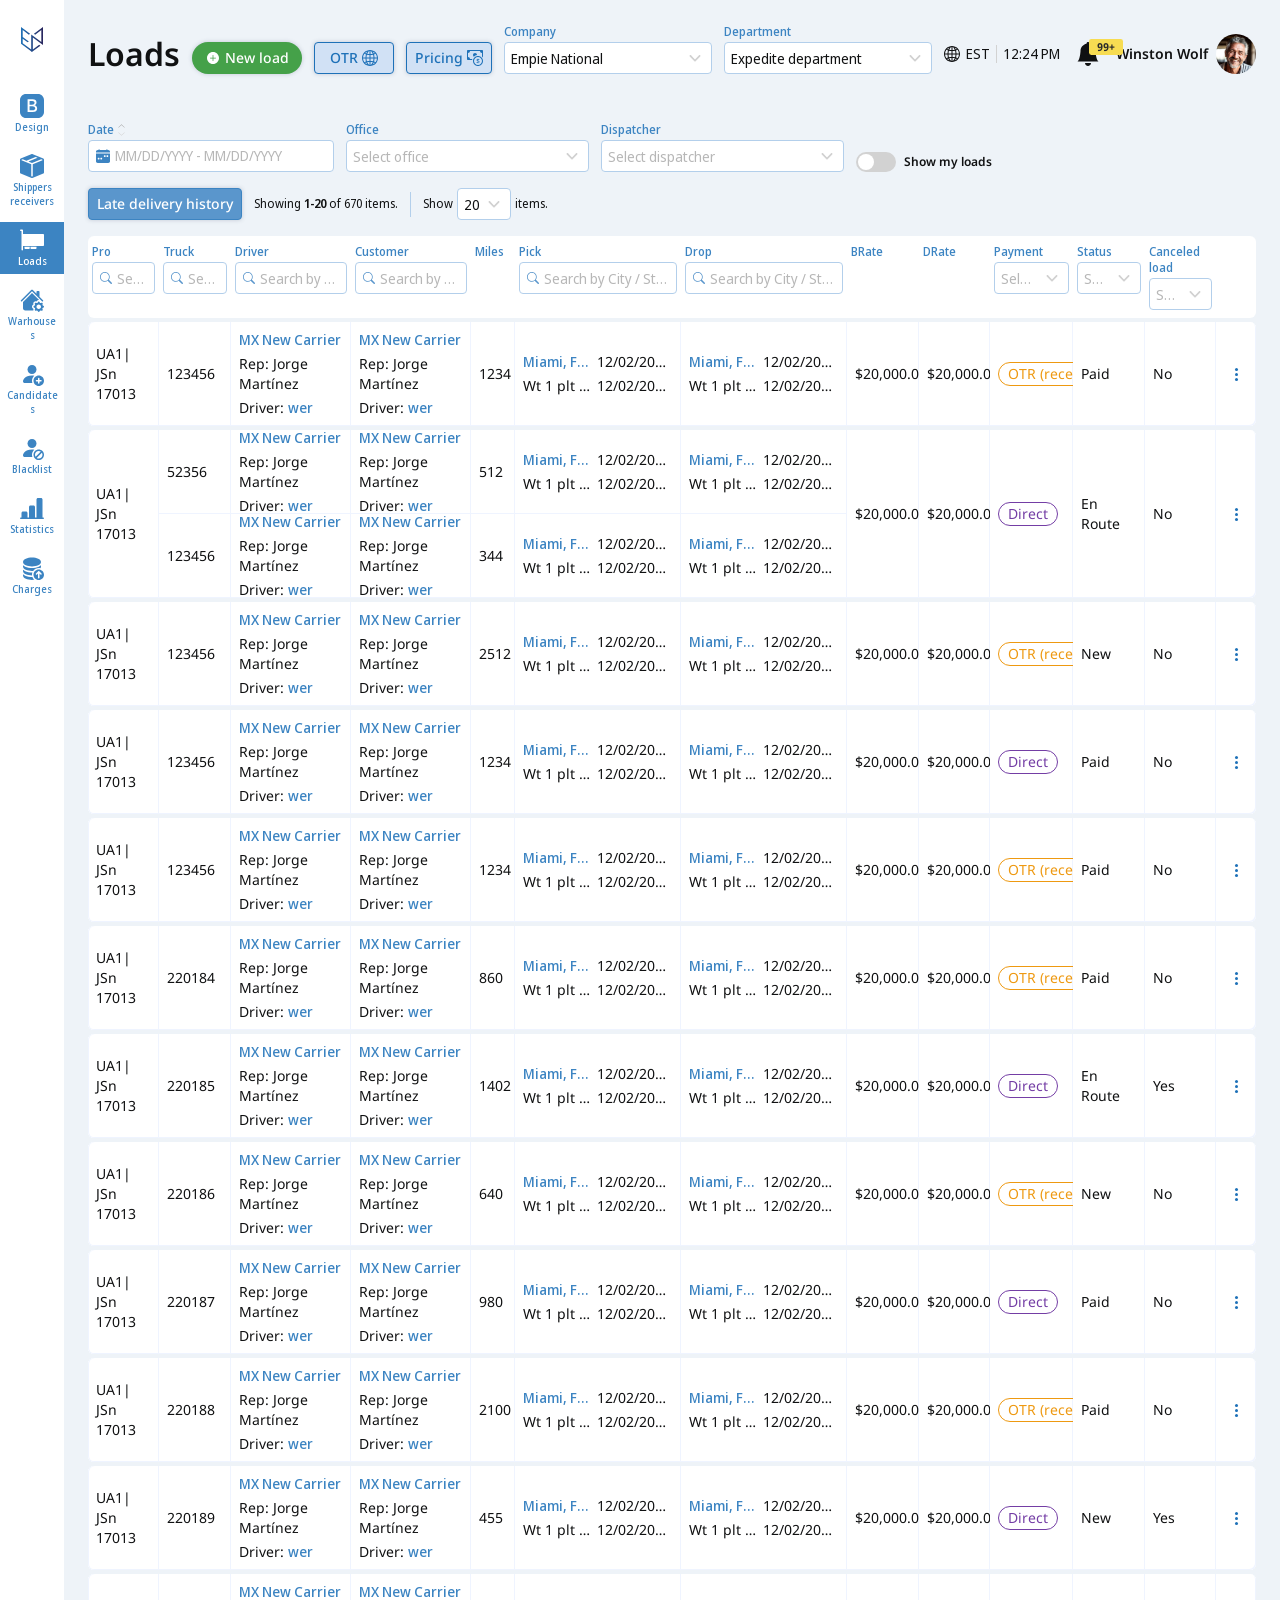
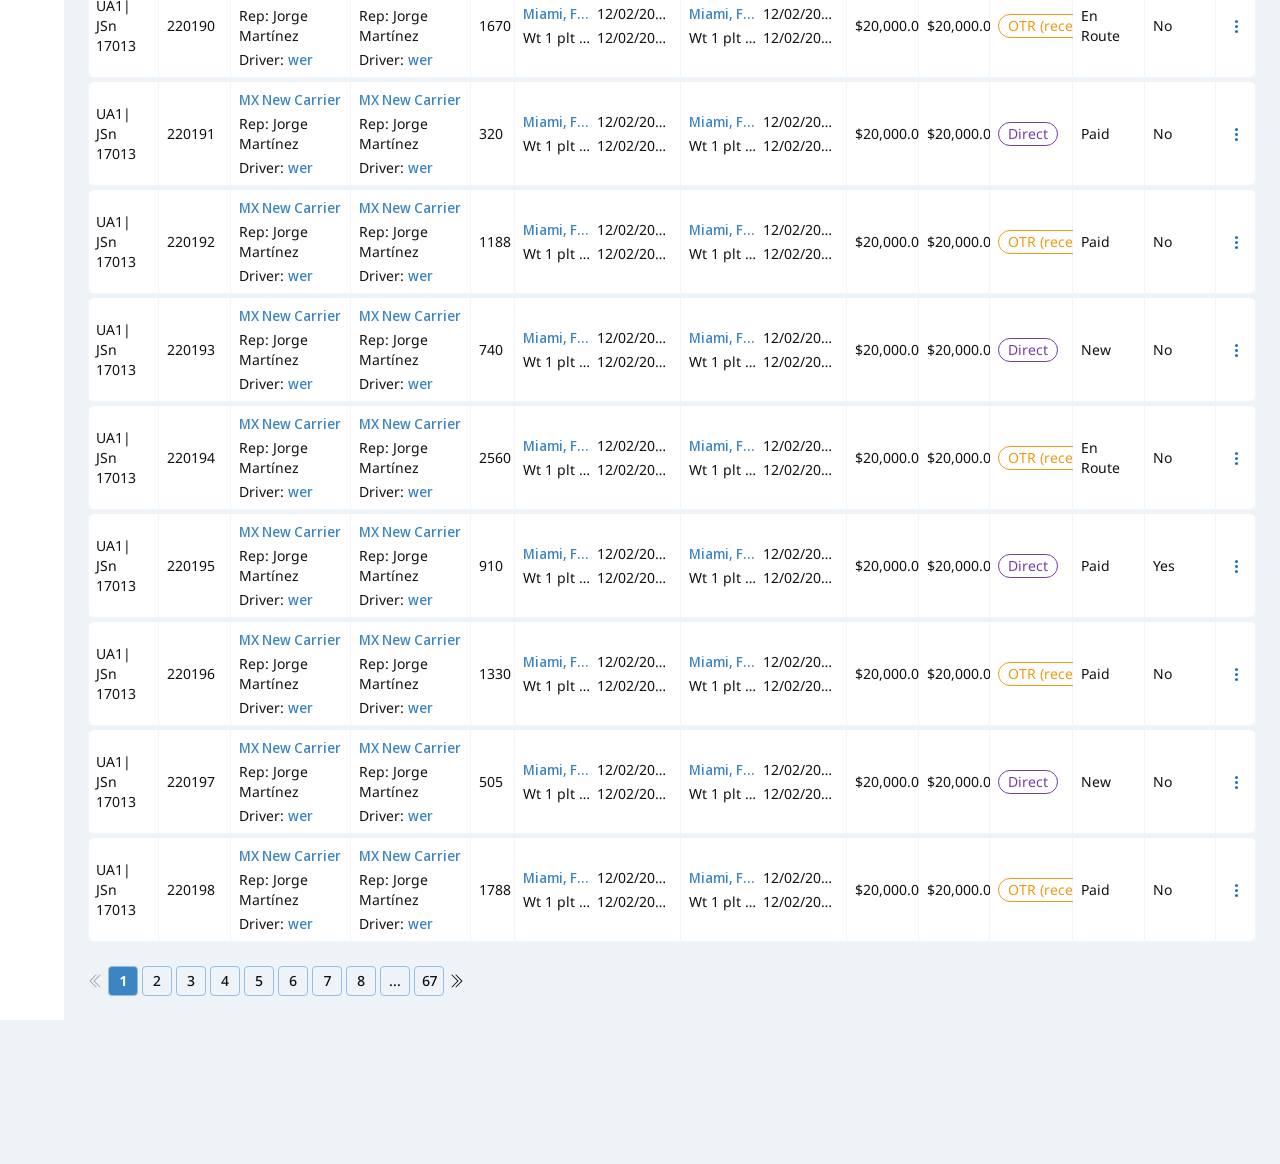
<file: loads.html>
<!DOCTYPE html>
<html lang="en">
<head>
    <meta charset="UTF-8">
    <meta name="viewport" content="width=device-width, initial-scale=1.0">
    <title>Loads — Empire</title>
    <link rel="preconnect" href="https://fonts.googleapis.com">
    <link rel="preconnect" href="https://fonts.gstatic.com" crossorigin>
    <link href="https://fonts.googleapis.com/css2?family=Noto+Sans+Display:wght@400;500;600&family=Noto+Sans:wdth,wght@87.5,700;100,400;100,500;100,600;100,700&display=swap" rel="stylesheet">
    <link rel="stylesheet" href="https://cdn.jsdelivr.net/npm/bootstrap@3.4.1/dist/css/bootstrap.min.css">
    <link rel="stylesheet" href="css/empire.css?v=ds7">
    <link rel="stylesheet" href="css/header.css?v=ds2">
    <link rel="stylesheet" href="css/loads.css?v=ld4">
    <link rel="stylesheet" href="css/toast.css?v=t2">
    <script>
        (function () {
            var theme = localStorage.getItem("emp-theme");
            if (theme === "dark" || theme === "light") {
                document.documentElement.setAttribute("data-theme", theme);
            }
        })();
    </script>
</head>
<body class="emp-app">

    <svg class="emp-sprite" aria-hidden="true">
        <symbol id="i-person" viewBox="0 0 12 12"><path fill="currentColor" d="M1 12C1 12 0 12 0 11C0 10 1 7 6 7C11 7 12 10 12 11C12 12 11 12 11 12H1Z"/><path fill="currentColor" d="M6 6C7.65685 6 9 4.65685 9 3C9 1.34315 7.65685 0 6 0C4.34315 0 3 1.34315 3 3C3 4.65685 4.34315 6 6 6Z"/></symbol>
        <symbol id="i-reply" viewBox="0 0 16 16"><path fill="currentColor" d="M5.92131 11.9003L1.35312 8.61889C0.882292 8.34142 0.882292 7.65858 1.35312 7.38111L5.92131 4.09969C6.39406 3.82109 7 4.15806 7 4.71858V6C8.5 6 13 6 14 14C11.5 9.5 7 10 7 10V11.2814C7 11.8419 6.39406 12.1789 5.92131 11.9003Z"/></symbol>
        <symbol id="i-plus" viewBox="0 0 16 16"><path d="M7 2h2v5h5v2H9v5H7V9H2V7h5V2z"/></symbol>
        <symbol id="i-x" viewBox="0 0 16 16"><path d="M3.2 2.2 8 7l4.8-4.8 1 1L9 8l4.8 4.8-1 1L8 9l-4.8 4.8-1-1L7 8 2.2 3.2l1-1z"/></symbol>
        <symbol id="i-x-lg" viewBox="0 0 24 24"><path fill="currentColor" d="M3.37658 3.37658C3.87868 2.87447 4.69275 2.87447 5.19485 3.37658L12 10.1817L18.8051 3.37658C19.3073 2.87447 20.1213 2.87447 20.6234 3.37658C21.1255 3.87868 21.1255 4.69275 20.6234 5.19485L13.8183 12L20.6234 18.8051C21.1255 19.3073 21.1255 20.1213 20.6234 20.6234C20.1213 21.1255 19.3073 21.1255 18.8051 20.6234L12 13.8183L5.19485 20.6234C4.69275 21.1255 3.87868 21.1255 3.37658 20.6234C2.87447 20.1213 2.87447 19.3073 3.37658 18.8051L10.1817 12L3.37658 5.19485C2.87447 4.69275 2.87447 3.87868 3.37658 3.37658Z"/></symbol>
        <symbol id="i-zoom-in" viewBox="0 0 24 24"><path fill="currentColor" fill-rule="evenodd" d="M9.75 18C14.3063 18 18 14.3063 18 9.75C18 5.19365 14.3063 1.5 9.75 1.5C5.19365 1.5 1.5 5.19365 1.5 9.75C1.5 14.3063 5.19365 18 9.75 18ZM19.5 9.75C19.5 15.1348 15.1348 19.5 9.75 19.5C4.36522 19.5 0 15.1348 0 9.75C0 4.36522 4.36522 0 9.75 0C15.1348 0 19.5 4.36522 19.5 9.75Z"/><path fill="currentColor" d="M15.5158 17.6132C15.5601 17.6732 15.6093 17.7307 15.6636 17.785L21.4393 23.5607C22.0251 24.1465 22.9749 24.1465 23.5607 23.5607C24.1465 22.9749 24.1465 22.0251 23.5607 21.4393L17.785 15.6636C17.7307 15.6093 17.6732 15.5601 17.6132 15.5158C17.0248 16.3169 16.3169 17.0248 15.5158 17.6132Z"/><path fill="currentColor" fill-rule="evenodd" d="M9.75 4.5C10.1642 4.5 10.5 4.83579 10.5 5.25V9H14.25C14.6642 9 15 9.33579 15 9.75C15 10.1642 14.6642 10.5 14.25 10.5H10.5V14.25C10.5 14.6642 10.1642 15 9.75 15C9.33579 15 9 14.6642 9 14.25V10.5H5.25C4.83579 10.5 4.5 10.1642 4.5 9.75C4.5 9.33579 4.83579 9 5.25 9H9V5.25C9 4.83579 9.33579 4.5 9.75 4.5Z"/></symbol>
        <symbol id="i-zoom-out" viewBox="0 0 24 24"><path fill="currentColor" fill-rule="evenodd" d="M9.75 18C14.3063 18 18 14.3063 18 9.75C18 5.19365 14.3063 1.5 9.75 1.5C5.19365 1.5 1.5 5.19365 1.5 9.75C1.5 14.3063 5.19365 18 9.75 18ZM19.5 9.75C19.5 15.1348 15.1348 19.5 9.75 19.5C4.36522 19.5 0 15.1348 0 9.75C0 4.36522 4.36522 0 9.75 0C15.1348 0 19.5 4.36522 19.5 9.75Z"/><path fill="currentColor" d="M15.5158 17.6132C15.5601 17.6732 15.6093 17.7307 15.6636 17.785L21.4393 23.5607C22.0251 24.1465 22.9749 24.1465 23.5607 23.5607C24.1465 22.9749 24.1465 22.0251 23.5607 21.4393L17.785 15.6636C17.7307 15.6093 17.6732 15.5601 17.6132 15.5158C17.0248 16.3169 16.3169 17.0248 15.5158 17.6132Z"/><path fill="currentColor" fill-rule="evenodd" d="M4.5 9.75C4.5 9.33579 4.83579 9 5.25 9H14.25C14.6642 9 15 9.33579 15 9.75C15 10.1642 14.6642 10.5 14.25 10.5H5.25C4.83579 10.5 4.5 10.1642 4.5 9.75Z"/></symbol>
        <symbol id="i-play" viewBox="0 0 24 24"><path fill="currentColor" d="M18.8946 13.0449L9.34919 18.5827C8.53875 19.0529 7.5 18.4842 7.5 17.5383V6.46269C7.5 5.51674 8.53875 4.94806 9.34919 5.41824L18.8946 10.956C19.7018 11.4243 19.7018 12.5767 18.8946 13.0449Z"/></symbol>
        <symbol id="i-play-lg" viewBox="0 0 40 40"><path fill="currentColor" d="M31.4911 21.7416L15.582 30.9712C14.2313 31.7549 12.5 30.8071 12.5 29.2305V10.7711C12.5 9.19456 14.2313 8.24677 15.582 9.0304L31.4911 18.2601C32.8363 19.0405 32.8363 20.9611 31.4911 21.7416Z"/></symbol>
        <symbol id="i-volume" viewBox="0 0 24 24"><path fill="currentColor" d="M17.3033 21.0156C19.6106 18.7083 21.0377 15.5208 21.0377 12C21.0377 8.47919 19.6106 5.29169 17.3033 2.98439L16.2426 4.04505C18.2785 6.0809 19.5377 8.8934 19.5377 12C19.5377 15.1066 18.2785 17.9191 16.2426 19.955L17.3033 21.0156Z"/><path fill="currentColor" d="M15.182 18.8943C16.9464 17.1299 18.0377 14.6924 18.0377 12C18.0377 9.30761 16.9464 6.87011 15.182 5.10571L14.1213 6.16637C15.6143 7.65933 16.5377 9.72183 16.5377 12C16.5377 14.2782 15.6143 16.3407 14.1213 17.8336L15.182 18.8943Z"/><path fill="currentColor" d="M13.0607 16.773C14.2822 15.5515 15.0377 13.864 15.0377 12C15.0377 10.136 14.2822 8.44854 13.0607 7.22703L12 8.28769C12.9501 9.23775 13.5377 10.5503 13.5377 12C13.5377 13.4497 12.9501 14.7622 12 15.7123L13.0607 16.773Z"/><path fill="currentColor" d="M10.0749 5.32403C10.3347 5.44892 10.5 5.7117 10.5 6.00001V18C10.5 18.2883 10.3347 18.5511 10.0749 18.676C9.81504 18.8009 9.50661 18.7658 9.28148 18.5857L5.73691 15.75H2.25C1.83579 15.75 1.5 15.4142 1.5 15V9.00001C1.5 8.58579 1.83579 8.25001 2.25 8.25001H5.73691L9.28148 5.41436C9.50661 5.23425 9.81504 5.19914 10.0749 5.32403Z"/></symbol>
        <symbol id="i-dots" viewBox="0 0 24 24"><path fill="currentColor" d="M14.25 19.5C14.25 20.7426 13.2426 21.75 12 21.75C10.7574 21.75 9.75 20.7426 9.75 19.5C9.75 18.2574 10.7574 17.25 12 17.25C13.2426 17.25 14.25 18.2574 14.25 19.5ZM14.25 12C14.25 13.2426 13.2426 14.25 12 14.25C10.7574 14.25 9.75 13.2426 9.75 12C9.75 10.7574 10.7574 9.75 12 9.75C13.2426 9.75 14.25 10.7574 14.25 12ZM14.25 4.5C14.25 5.74264 13.2426 6.75 12 6.75C10.7574 6.75 9.75 5.74264 9.75 4.5C9.75 3.25736 10.7574 2.25 12 2.25C13.2426 2.25 14.25 3.25736 14.25 4.5Z"/></symbol>
        <symbol id="i-expand" viewBox="0 0 24 24"><g transform="translate(0.038 15.037)"><path fill="currentColor" fill-rule="evenodd" d="M8.70495 0.21967C8.41206 -0.0732233 7.93718 -0.0732233 7.64429 0.21967L1.5 6.36396L1.5 2.2123C1.5 1.79809 1.16421 1.4623 0.750001 1.4623C0.335788 1.4623 0 1.79809 5.05762e-07 2.2123L0 8.17462C0 8.58883 0.335788 8.92462 0.750001 8.92462L6.71225 8.92462C7.12647 8.92462 7.46225 8.58883 7.46225 8.17462C7.46225 7.7604 7.12647 7.42462 6.71225 7.42462L2.56066 7.42462L8.70495 1.28033C8.99784 0.987437 8.99784 0.512563 8.70495 0.21967Z"/></g><g transform="translate(23.962 8.963) scale(-1 -1)"><path fill="currentColor" fill-rule="evenodd" d="M8.70495 0.21967C8.41206 -0.0732233 7.93718 -0.0732233 7.64429 0.21967L1.5 6.36396L1.5 2.2123C1.5 1.79809 1.16421 1.4623 0.750001 1.4623C0.335788 1.4623 0 1.79809 5.05762e-07 2.2123L0 8.17462C0 8.58883 0.335788 8.92462 0.750001 8.92462L6.71225 8.92462C7.12647 8.92462 7.46225 8.58883 7.46225 8.17462C7.46225 7.7604 7.12647 7.42462 6.71225 7.42462L2.56066 7.42462L8.70495 1.28033C8.99784 0.987437 8.99784 0.512563 8.70495 0.21967Z"/></g></symbol>
        <symbol id="i-fullscreen" viewBox="0 0 24 24"><g transform="translate(0.038 15.037)"><path fill="currentColor" fill-rule="evenodd" d="M8.70495 0.21967C8.41206 -0.0732233 7.93718 -0.0732233 7.64429 0.21967L1.5 6.36396L1.5 2.2123C1.5 1.79809 1.16421 1.4623 0.750001 1.4623C0.335788 1.4623 0 1.79809 5.05762e-07 2.2123L0 8.17462C0 8.58883 0.335788 8.92462 0.750001 8.92462L6.71225 8.92462C7.12647 8.92462 7.46225 8.58883 7.46225 8.17462C7.46225 7.7604 7.12647 7.42462 6.71225 7.42462L2.56066 7.42462L8.70495 1.28033C8.99784 0.987437 8.99784 0.512563 8.70495 0.21967Z"/></g><g transform="translate(23.962 15.037) scale(-1 1)"><path fill="currentColor" fill-rule="evenodd" d="M8.70495 0.21967C8.41206 -0.0732233 7.93718 -0.0732233 7.64429 0.21967L1.5 6.36396L1.5 2.2123C1.5 1.79809 1.16421 1.4623 0.750001 1.4623C0.335788 1.4623 0 1.79809 5.05762e-07 2.2123L0 8.17462C0 8.58883 0.335788 8.92462 0.750001 8.92462L6.71225 8.92462C7.12647 8.92462 7.46225 8.58883 7.46225 8.17462C7.46225 7.7604 7.12647 7.42462 6.71225 7.42462L2.56066 7.42462L8.70495 1.28033C8.99784 0.987437 8.99784 0.512563 8.70495 0.21967Z"/></g><g transform="translate(23.962 8.963) scale(-1 -1)"><path fill="currentColor" fill-rule="evenodd" d="M8.70495 0.21967C8.41206 -0.0732233 7.93718 -0.0732233 7.64429 0.21967L1.5 6.36396L1.5 2.2123C1.5 1.79809 1.16421 1.4623 0.750001 1.4623C0.335788 1.4623 0 1.79809 5.05762e-07 2.2123L0 8.17462C0 8.58883 0.335788 8.92462 0.750001 8.92462L6.71225 8.92462C7.12647 8.92462 7.46225 8.58883 7.46225 8.17462C7.46225 7.7604 7.12647 7.42462 6.71225 7.42462L2.56066 7.42462L8.70495 1.28033C8.99784 0.987437 8.99784 0.512563 8.70495 0.21967Z"/></g><g transform="translate(0.038 8.963) scale(1 -1)"><path fill="currentColor" fill-rule="evenodd" d="M8.70495 0.21967C8.41206 -0.0732233 7.93718 -0.0732233 7.64429 0.21967L1.5 6.36396L1.5 2.2123C1.5 1.79809 1.16421 1.4623 0.750001 1.4623C0.335788 1.4623 0 1.79809 5.05762e-07 2.2123L0 8.17462C0 8.58883 0.335788 8.92462 0.750001 8.92462L6.71225 8.92462C7.12647 8.92462 7.46225 8.58883 7.46225 8.17462C7.46225 7.7604 7.12647 7.42462 6.71225 7.42462L2.56066 7.42462L8.70495 1.28033C8.99784 0.987437 8.99784 0.512563 8.70495 0.21967Z"/></g></symbol>
        <symbol id="i-chevron" viewBox="0 0 16 16"><path d="M3.2 5.5 8 10.3l4.8-4.8 1 1L8 12.3 2.2 6.5l1-1z"/></symbol>
        <symbol id="i-chevron-sm" viewBox="0 0 16 16"><path fill="currentColor" fill-rule="evenodd" d="M4.09012 6.09298C4.21028 5.969 4.4051 5.969 4.52526 6.09298L8 9.67802L11.4747 6.09298C11.5949 5.969 11.7897 5.969 11.9099 6.09298C12.03 6.21695 12.03 6.41796 11.9099 6.54194L8.21757 10.3515C8.09741 10.4754 7.90259 10.4754 7.78243 10.3515L4.09012 6.54194C3.96996 6.41796 3.96996 6.21695 4.09012 6.09298Z"/><path fill="currentColor" fill-rule="evenodd" d="M3.80289 5.81459C4.08021 5.52847 4.53517 5.52847 4.81249 5.81459L8 9.10329L11.1875 5.81459C11.4648 5.52847 11.9198 5.52847 12.1971 5.81459C12.4676 6.0937 12.4676 6.54121 12.1971 6.82032L11.9099 6.54194L12.1971 6.82032L8.5048 10.6298C8.22748 10.916 7.77252 10.916 7.4952 10.6298L3.80289 6.82032C3.53237 6.54121 3.53237 6.0937 3.80289 5.81459"/></symbol>
        <symbol id="i-folder" viewBox="0 0 16 16"><path fill="currentColor" d="M9.82843 3H13.8099C14.986 3 15.9082 4.00984 15.8017 5.18107L15.1654 12.1811C15.0717 13.2112 14.208 14 13.1736 14H2.82643C1.79202 14 0.928294 13.2112 0.834643 12.1811L0.19828 5.18107C0.154224 4.69646 0.286278 4.23948 0.539556 3.87023L0.5 3C0.5 1.89543 1.39543 1 2.5 1H6.17157C6.70201 1 7.21071 1.21071 7.58579 1.58579L8.41421 2.41421C8.78929 2.78929 9.29799 3 9.82843 3ZM1.50647 3.11964C1.71927 3.04231 1.94935 3 2.19007 3H7.58579L6.87868 2.29289C6.69114 2.10536 6.43679 2 6.17157 2H2.5C1.95402 2 1.51024 2.43755 1.50017 2.98112L1.50647 3.11964Z"/></symbol>
        <symbol id="i-chevron-left" viewBox="0 0 16 16"><path fill="currentColor" fill-rule="evenodd" d="M8.35355 1.64645C8.54882 1.84171 8.54882 2.15829 8.35355 2.35355L2.70711 8L8.35355 13.6464C8.54882 13.8417 8.54882 14.1583 8.35355 14.3536C8.15829 14.5488 7.84171 14.5488 7.64645 14.3536L1.64645 8.35355C1.45118 8.15829 1.45118 7.84171 1.64645 7.64645L7.64645 1.64645C7.84171 1.45118 8.15829 1.45118 8.35355 1.64645Z"/><path fill="currentColor" fill-rule="evenodd" d="M12.3536 1.64645C12.5488 1.84171 12.5488 2.15829 12.3536 2.35355L6.70711 8L12.3536 13.6464C12.5488 13.8417 12.5488 14.1583 12.3536 14.3536C12.1583 14.5488 11.8417 14.5488 11.6464 14.3536L5.64645 8.35355C5.45118 8.15829 5.45118 7.84171 5.64645 7.64645L11.6464 1.64645C11.8417 1.45118 12.1583 1.45118 12.3536 1.64645Z"/></symbol>
        <symbol id="i-chevron-right" viewBox="0 0 16 16"><path fill="currentColor" fill-rule="evenodd" d="M3.64645 1.64645C3.84171 1.45118 4.15829 1.45118 4.35355 1.64645L10.3536 7.64645C10.5488 7.84171 10.5488 8.15829 10.3536 8.35355L4.35355 14.3536C4.15829 14.5488 3.84171 14.5488 3.64645 14.3536C3.45118 14.1583 3.45118 13.8417 3.64645 13.6464L9.29289 8L3.64645 2.35355C3.45118 2.15829 3.45118 1.84171 3.64645 1.64645Z"/><path fill="currentColor" fill-rule="evenodd" d="M7.64645 1.64645C7.84171 1.45118 8.15829 1.45118 8.35355 1.64645L14.3536 7.64645C14.5488 7.84171 14.5488 8.15829 14.3536 8.35355L8.35355 14.3536C8.15829 14.5488 7.84171 14.5488 7.64645 14.3536C7.45118 14.1583 7.45118 13.8417 7.64645 13.6464L13.2929 8L7.64645 2.35355C7.45118 2.15829 7.45118 1.84171 7.64645 1.64645Z"/></symbol>
        <symbol id="i-search" viewBox="0 0 16 16"><path d="M7 1.5a5.5 5.5 0 0 1 4.4 8.8l3 3-1.1 1.1-3-3A5.5 5.5 0 1 1 7 1.5zm0 2a3.5 3.5 0 1 0 0 7 3.5 3.5 0 0 0 0-7z"/></symbol>
        <symbol id="i-input-search" viewBox="0 0 14 14"><path fill="currentColor" d="M10.2744 9.0509C10.9663 8.10889 11.375 6.94592 11.375 5.6875C11.375 2.54638 8.82862 0 5.6875 0C2.54638 0 0 2.54638 0 5.6875C0 8.82862 2.54638 11.375 5.6875 11.375C6.94626 11.375 8.10951 10.9661 9.05166 10.2738L9.0509 10.2744C9.07671 10.3094 9.10545 10.3429 9.13713 10.3746L12.5063 13.7437C12.848 14.0854 13.402 14.0854 13.7437 13.7437C14.0854 13.402 14.0854 12.848 13.7437 12.5063L10.3746 9.13713C10.3429 9.10545 10.3094 9.07671 10.2744 9.0509ZM10.5 5.6875C10.5 8.34537 8.34537 10.5 5.6875 10.5C3.02963 10.5 0.875 8.34537 0.875 5.6875C0.875 3.02963 3.02963 0.875 5.6875 0.875C8.34537 0.875 10.5 3.02963 10.5 5.6875Z"/></symbol>
        <symbol id="i-input-search-sm" viewBox="0 0 12 12"><path fill="currentColor" d="M8.80662 7.75792C9.39969 6.95048 9.75 5.95365 9.75 4.875C9.75 2.18261 7.56739 0 4.875 0C2.18261 0 0 2.18261 0 4.875C0 7.56739 2.18261 9.75 4.875 9.75C5.95394 9.75 6.95101 9.3995 7.75856 8.80614L7.75792 8.80662C7.78004 8.83661 7.80467 8.86533 7.83182 8.89248L10.7197 11.7803C11.0126 12.0732 11.4874 12.0732 11.7803 11.7803C12.0732 11.4874 12.0732 11.0126 11.7803 10.7197L8.89248 7.83182C8.86533 7.80467 8.83661 7.78004 8.80662 7.75792ZM9 4.875C9 7.15317 7.15317 9 4.875 9C2.59683 9 0.75 7.15317 0.75 4.875C0.75 2.59683 2.59683 0.75 4.875 0.75C7.15317 0.75 9 2.59683 9 4.875Z"/></symbol>
        <symbol id="i-input-chevron" viewBox="0 0 20 20"><path fill="currentColor" fill-rule="evenodd" d="M5.11265 7.61622C5.26285 7.46125 5.50638 7.46125 5.65658 7.61622L10 12.0975L14.3434 7.61622C14.4936 7.46125 14.7371 7.46125 14.8873 7.61622C15.0376 7.77119 15.0376 8.02245 14.8873 8.17742L10.272 12.9393C10.1218 13.0943 9.87824 13.0943 9.72804 12.9393L5.11265 8.17742C4.96245 8.02245 4.96245 7.77119 5.11265 7.61622Z"/><path fill="currentColor" fill-rule="evenodd" d="M4.75362 7.26824C5.10027 6.91058 5.66896 6.91058 6.01561 7.26824L10 11.3791L13.9844 7.26824C14.331 6.91058 14.8997 6.91058 15.2464 7.26824C15.5845 7.61713 15.5845 8.17651 15.2464 8.52541L14.8873 8.17742M14.8873 8.17742L15.2464 8.52541L10.631 13.2873C10.2843 13.645 9.71565 13.645 9.369 13.2873L4.75362 8.52541C4.41546 8.17651 4.41546 7.61713 4.75362 7.26824"/></symbol>
        <symbol id="i-chip-x" viewBox="0 0 16 16"><path fill="currentColor" d="M2.25105 2.25105C2.58579 1.91632 3.1285 1.91632 3.46323 2.25105L8 6.78782L12.5368 2.25105C12.8715 1.91632 13.4142 1.91632 13.7489 2.25105C14.0837 2.58579 14.0837 3.1285 13.7489 3.46323L9.21218 8L13.7489 12.5368C14.0837 12.8715 14.0837 13.4142 13.7489 13.7489C13.4142 14.0837 12.8715 14.0837 12.5368 13.7489L8 9.21218L3.46323 13.7489C3.1285 14.0837 2.58579 14.0837 2.25105 13.7489C1.91632 13.4142 1.91632 12.8715 2.25105 12.5368L6.78782 8L2.25105 3.46323C1.91632 3.1285 1.91632 2.58579 2.25105 2.25105Z"/></symbol>
<symbol id="i-question" viewBox="0 0 24 24"><path fill="currentColor" d="M6.80977 0.21967C6.95042 0.0790176 7.14118 0 7.3401 0H16.6599C16.8588 0 17.0496 0.0790176 17.1902 0.21967L23.7803 6.80977C23.921 6.95042 24 7.14118 24 7.3401V16.6599C24 16.8588 23.921 17.0496 23.7803 17.1902L17.1902 23.7803C17.0496 23.921 16.8588 24 16.6599 24H7.3401C7.14118 24 6.95042 23.921 6.80977 23.7803L0.21967 17.1902C0.0790176 17.0496 0 16.8588 0 16.6599V7.3401C0 7.14118 0.0790176 6.95042 0.21967 6.80977L6.80977 0.21967ZM7.65076 1.5L1.5 7.65076V16.3492L7.65076 22.5H16.3492L22.5 16.3492V7.65076L16.3492 1.5H7.65076Z"/><path fill="currentColor" d="M7.88267 8.67922C7.87128 8.88355 8.03986 9.04907 8.2445 9.04907H9.48123C9.68834 9.04907 9.85302 8.88019 9.88084 8.67496C10.0143 7.69077 10.6898 6.97339 11.8938 6.97339C12.9221 6.97339 13.8648 7.48755 13.8648 8.72534C13.8648 9.67749 13.303 10.1155 12.4175 10.782C11.4082 11.5151 10.6084 12.3721 10.6656 13.7622L10.67 14.0874C10.6728 14.2925 10.8399 14.4573 11.045 14.4573H12.2615C12.4686 14.4573 12.6365 14.2894 12.6365 14.0823V13.9241C12.6365 12.8481 13.0459 12.5339 14.1504 11.696C15.0645 11.001 16.0166 10.2297 16.0166 8.61108C16.0166 6.34497 14.1028 5.25 12.0081 5.25C10.1075 5.25 8.02446 6.13592 7.88267 8.67922ZM10.218 17.3232C10.218 18.123 10.856 18.7134 11.732 18.7134C12.646 18.7134 13.2744 18.123 13.2744 17.3232C13.2744 16.4949 12.646 15.9141 11.732 15.9141C10.856 15.9141 10.218 16.4949 10.218 17.3232Z"/></symbol>
        <symbol id="i-info" viewBox="0 0 16 16"><path d="M8 1.5a6.5 6.5 0 1 1 0 13 6.5 6.5 0 0 1 0-13zM7.2 7h1.6v5H7.2V7zm0-2.5h1.6V6H7.2V4.5z"/></symbol>
        <symbol id="i-info-fill" viewBox="0 0 14 14"><path fill="currentColor" d="M7 0C10.866 0 14 3.13401 14 7C14 10.866 10.866 14 7 14C3.13401 14 0 10.866 0 7C0 3.13401 3.13401 0 7 0ZM6.99902 6.125C6.75066 6.125 6.54229 6.31342 6.51758 6.56055V9.62891C6.47096 10.0951 6.53054 10.5 6.99902 10.5C7.46705 10.4998 7.48406 10.0977 7.4375 9.63184V6.5625C7.4128 6.31549 7.24719 6.12518 6.99902 6.125ZM7 3.5C6.51675 3.5 6.125 3.89175 6.125 4.375C6.125 4.85825 6.51675 5.25 7 5.25C7.48325 5.25 7.875 4.85825 7.875 4.375C7.875 3.89175 7.48325 3.5 7 3.5Z"/></symbol>
        <symbol id="i-check" viewBox="0 0 20 20"><path fill="currentColor" d="M13.712 6.21209C14.0782 5.84597 14.6717 5.84597 15.0379 6.21209C15.3995 6.57371 15.4039 7.15727 15.0512 7.52434L10.0609 13.7622C10.0537 13.7712 10.046 13.7798 10.0379 13.7879C9.67175 14.154 9.07816 14.154 8.71204 13.7879L5.40398 10.4799C5.03787 10.1137 5.03787 9.52015 5.40398 9.15403C5.7701 8.78791 6.36369 8.78791 6.72981 9.15403L9.34671 11.7709L13.6872 6.24013C13.6949 6.23029 13.7032 6.22093 13.712 6.21209Z"/></symbol>
        <symbol id="i-cursor" viewBox="0 0 14 14"><path fill="currentColor" d="M13.2929 11.9683C13.6834 11.5778 13.6834 10.9446 13.2929 10.5541L11.0968 8.35801C10.7063 7.96749 10.7063 7.33432 11.0968 6.9438L12.7578 5.28284C13.2948 4.74585 13.0608 3.82982 12.3321 3.61614L1.75579 0.514852C0.996979 0.292345 0.29232 0.996988 0.514808 1.75581L3.61581 12.3321C3.82947 13.0608 4.74547 13.2948 5.28248 12.7579L6.9438 11.0967C7.33433 10.7062 7.96746 10.7063 8.35797 11.0968L10.5541 13.2929C10.9446 13.6834 11.5778 13.6834 11.9683 13.2929L13.2929 11.9683Z"/></symbol>
        <symbol id="i-info-circle" viewBox="0 0 16 16"><path fill="currentColor" d="M8 15C4.13401 15 1 11.866 1 8C1 4.13401 4.13401 1 8 1C11.866 1 15 4.13401 15 8C15 11.866 11.866 15 8 15ZM8 16C12.4183 16 16 12.4183 16 8C16 3.58172 12.4183 0 8 0C3.58172 0 0 3.58172 0 8C0 12.4183 3.58172 16 8 16Z"/><path fill="currentColor" d="M8.9307 6.58789L6.63969 6.875L6.55766 7.25586L7.00883 7.33789C7.3018 7.4082 7.36039 7.51367 7.29594 7.80664L6.55766 11.2754C6.3643 12.1719 6.66313 12.5938 7.36625 12.5938C7.91117 12.5938 8.54398 12.3418 8.83109 11.9961L8.91898 11.5801C8.71977 11.7559 8.4268 11.8262 8.23344 11.8262C7.95805 11.8262 7.85844 11.6328 7.92875 11.293L8.9307 6.58789Z"/><path fill="currentColor" d="M9 4.5C9 5.05228 8.55229 5.5 8 5.5C7.44772 5.5 7 5.05228 7 4.5C7 3.94772 7.44772 3.5 8 3.5C8.55229 3.5 9 3.94772 9 4.5Z"/></symbol>
        <symbol id="i-info-circle-fill" viewBox="0 0 16 16"><path fill="currentColor" d="M8 0C12.4183 0 16 3.58172 16 8C16 12.4183 12.4183 16 8 16C3.58172 16 0 12.4183 0 8C0 3.58172 3.58172 0 8 0ZM7.99805 7C7.71452 7.00021 7.47665 7.21497 7.44824 7.49707V11.0049C7.39498 11.5375 7.46303 11.9998 7.99805 12C8.53334 12 8.55323 11.5404 8.5 11.0078V7.5C8.47176 7.21757 8.28189 7 7.99805 7ZM8 4C7.44772 4 7 4.44772 7 5C7 5.55228 7.44772 6 8 6C8.55228 6 9 5.55228 9 5C9 4.44772 8.55228 4 8 4Z"/></symbol>
        <symbol id="i-warn-fill" viewBox="0 0 16 16"><path fill="currentColor" d="M16 8C16 12.4183 12.4183 16 8 16C3.58172 16 0 12.4183 0 8C0 3.58172 3.58172 0 8 0C12.4183 0 16 3.58172 16 8ZM8 4C7.46459 4 7.04623 4.46229 7.0995 4.99504L7.45025 8.50248C7.47849 8.78492 7.71616 9 8 9C8.28384 9 8.52151 8.78492 8.54975 8.50248L8.9005 4.99504C8.95377 4.46228 8.53541 4 8 4ZM8.00154 10C7.44926 10 7.00154 10.4477 7.00154 11C7.00154 11.5523 7.44926 12 8.00154 12C8.55383 12 9.00154 11.5523 9.00154 11C9.00154 10.4477 8.55383 10 8.00154 10Z"/></symbol>
        <symbol id="i-error-fill" viewBox="0 0 16 16"><path fill="currentColor" d="M8.98151 1.56642C8.53763 0.811193 7.46546 0.811193 7.02158 1.56642L0.164626 13.2331C-0.292407 14.0107 0.256279 15 1.14459 15H14.8585C15.7468 15 16.2955 14.0107 15.8385 13.2331L8.98151 1.56642ZM8 5C8.53541 5 8.95377 5.46228 8.9005 5.99504L8.54975 9.50248C8.52151 9.78492 8.28384 10 8 10C7.71616 10 7.47849 9.78492 7.45025 9.50248L7.0995 5.99504C7.04623 5.46229 7.46459 5 8 5ZM8.00154 11C8.55383 11 9.00154 11.4477 9.00154 12C9.00154 12.5523 8.55383 13 8.00154 13C7.44926 13 7.00154 12.5523 7.00154 12C7.00154 11.4477 7.44926 11 8.00154 11Z"/></symbol>
        <symbol id="i-success-fill" viewBox="0 0 16 16"><path fill="currentColor" d="M16 8C16 12.4183 12.4183 16 8 16C3.58172 16 0 12.4183 0 8C0 3.58172 3.58172 0 8 0C12.4183 0 16 3.58172 16 8ZM12.0303 4.96967C11.7374 4.67678 11.2626 4.67678 10.9697 4.96967C10.9626 4.97674 10.9559 4.98424 10.9498 4.9921L7.4774 9.41674L5.38388 7.32322C5.09098 7.03033 4.61611 7.03033 4.32322 7.32322C4.03032 7.61612 4.03032 8.09099 4.32322 8.38388L6.96966 11.0303C7.26256 11.3232 7.73743 11.3232 8.03032 11.0303C8.03685 11.0238 8.043 11.0169 8.04876 11.0097L12.041 6.01947C12.3232 5.72582 12.3196 5.25897 12.0303 4.96967Z"/></symbol>
        <symbol id="i-calendar" viewBox="0 0 16 16"><path d="M4 1.5h1.5V3h5V1.5H12V3h1.5A1.5 1.5 0 0 1 15 4.5v9A1.5 1.5 0 0 1 13.5 15h-11A1.5 1.5 0 0 1 1 13.5v-9A1.5 1.5 0 0 1 2.5 3H4V1.5zM2.5 6v7.5h11V6h-11z"/></symbol>
        <symbol id="i-calendar-fill" viewBox="0 0 18 18"><path fill="currentColor" d="M4.5 0.5625C4.5 0.25184 4.24816 0 3.9375 0C3.62684 0 3.375 0.25184 3.375 0.5625V1.125H2.25C1.00736 1.125 0 2.13236 0 3.375V4.5H18V3.375C18 2.13236 16.9926 1.125 15.75 1.125H14.625V0.5625C14.625 0.25184 14.3732 0 14.0625 0C13.7518 0 13.5 0.25184 13.5 0.5625V1.125H4.5V0.5625Z"/><path fill="currentColor" d="M18 15.75V5.625H0V15.75C0 16.9926 1.00736 18 2.25 18H15.75C16.9926 18 18 16.9926 18 15.75ZM10.6875 7.875H11.8125C12.1232 7.875 12.375 8.12684 12.375 8.4375V9.5625C12.375 9.87316 12.1232 10.125 11.8125 10.125H10.6875C10.3768 10.125 10.125 9.87316 10.125 9.5625V8.4375C10.125 8.12684 10.3768 7.875 10.6875 7.875ZM14.0625 7.875H15.1875C15.4982 7.875 15.75 8.12684 15.75 8.4375V9.5625C15.75 9.87316 15.4982 10.125 15.1875 10.125H14.0625C13.7518 10.125 13.5 9.87316 13.5 9.5625V8.4375C13.5 8.12684 13.7518 7.875 14.0625 7.875ZM2.25 11.8125C2.25 11.5018 2.50184 11.25 2.8125 11.25H3.9375C4.24816 11.25 4.5 11.5018 4.5 11.8125V12.9375C4.5 13.2482 4.24816 13.5 3.9375 13.5H2.8125C2.50184 13.5 2.25 13.2482 2.25 12.9375V11.8125ZM6.1875 11.25H7.3125C7.62316 11.25 7.875 11.5018 7.875 11.8125V12.9375C7.875 13.2482 7.62316 13.5 7.3125 13.5H6.1875C5.87684 13.5 5.625 13.2482 5.625 12.9375V11.8125C5.625 11.5018 5.87684 11.25 6.1875 11.25Z"/></symbol>
        <symbol id="i-date-prev" viewBox="0 0 16 16"><path fill="currentColor" fill-rule="evenodd" d="M10.8536 1.64645C11.0488 1.84171 11.0488 2.15829 10.8536 2.35355L5.20711 8L10.8536 13.6464C11.0488 13.8417 11.0488 14.1583 10.8536 14.3536C10.6583 14.5488 10.3417 14.5488 10.1464 14.3536L4.14645 8.35355C3.95118 8.15829 3.95118 7.84171 4.14645 7.64645L10.1464 1.64645C10.3417 1.45118 10.6583 1.45118 10.8536 1.64645Z"/></symbol>
        <symbol id="i-date-next" viewBox="0 0 16 16"><path fill="currentColor" fill-rule="evenodd" d="M5.14645 1.64645C5.34171 1.45118 5.65829 1.45118 5.85355 1.64645L11.8536 7.64645C12.0488 7.84171 12.0488 8.15829 11.8536 8.35355L5.85355 14.3536C5.65829 14.5488 5.34171 14.5488 5.14645 14.3536C4.95118 14.1583 4.95118 13.8417 5.14645 13.6464L10.7929 8L5.14645 2.35355C4.95118 2.15829 4.95118 1.84171 5.14645 1.64645Z"/></symbol>
        <symbol id="i-sort" viewBox="0 0 7 12"><path fill="#A5A5A5" fill-rule="evenodd" d="M6.61013 3.624C6.51455 3.71855 6.35958 3.71855 6.26399 3.624L3.5 0.88964L0.736006 3.624C0.640423 3.71855 0.485452 3.71855 0.389869 3.624C0.294286 3.52944 0.294286 3.37613 0.389869 3.28157L3.32693 0.376004C3.42252 0.281446 3.57749 0.281446 3.67307 0.376004L6.61013 3.28157C6.70571 3.37613 6.70571 3.52944 6.61013 3.624Z"/><path fill="#D2D2D2" fill-rule="evenodd" d="M0.389869 8.376C0.485452 8.28145 0.640422 8.28145 0.736005 8.376L3.5 11.1104L6.26399 8.376C6.35958 8.28145 6.51455 8.28145 6.61013 8.376C6.70571 8.47056 6.70571 8.62387 6.61013 8.71843L3.67307 11.624C3.57748 11.7186 3.42251 11.7186 3.32693 11.624L0.389869 8.71843C0.294286 8.62387 0.294286 8.47056 0.389869 8.376Z"/></symbol>
        <symbol id="nav-load-board" viewBox="0 0 24 24"><g>
        <g>
        <path d="M11.2939 3.5C11.2939 2.39543 10.3984 1.5 9.29388 1.5H3.5C2.39543 1.5 1.5 2.39543 1.5 3.5V8.93688C1.5 10.0414 2.39543 10.9369 3.5 10.9369H9.29388C10.3984 10.9369 11.2939 10.0414 11.2939 8.93688V3.5Z" fill="currentColor"/>
        <path d="M22.5 3.5C22.5 2.39543 21.6046 1.5 20.5 1.5H14.7061C13.6016 1.5 12.7061 2.39543 12.7061 3.5V8.93688C12.7061 10.0414 13.6016 10.9369 14.7061 10.9369H20.5C21.6046 10.9369 22.5 10.0414 22.5 8.93688V3.5Z" fill="currentColor"/>
        <path d="M11.2939 14.2769C11.2939 13.1724 10.3984 12.2769 9.29388 12.2769H3.5C2.39543 12.2769 1.5 13.1724 1.5 14.2769V20.5C1.5 21.6046 2.39543 22.5 3.5 22.5H9.29388C10.3984 22.5 11.2939 21.6046 11.2939 20.5V14.2769Z" fill="currentColor"/>
        <path d="M22.5 14.2769C22.5 13.1724 21.6046 12.2769 20.5 12.2769H14.7061C13.6016 12.2769 12.7061 13.1724 12.7061 14.2769V20.5C12.7061 21.6046 13.6016 22.5 14.7061 22.5H20.5C21.6046 22.5 22.5 21.6046 22.5 20.5V14.2769Z" fill="currentColor"/>
        </g>
        </g></symbol>
        <symbol id="nav-brokers" viewBox="0 0 24 24"><g>
        <path d="M18 0H6C4.34315 0 3 1.34314 3 3V21C3 22.6569 4.34315 24 6 24H18C19.6569 24 21 22.6569 21 21V3C21 1.34315 19.6569 0 18 0ZM16.5 10.5C16.5 12.9853 14.4853 15 12 15C9.51472 15 7.5 12.9853 7.5 10.5C7.5 8.01472 9.51472 6 12 6C14.4853 6 16.5 8.01472 16.5 10.5ZM12.0001 16.5C15.935 16.5 18.2184 17.7387 19.5 19.133V21C19.5 21.8284 18.8284 22.5 18 22.5H6C5.17157 22.5 4.5 21.8284 4.5 21V19.1331C5.7816 17.7388 8.06497 16.5 12.0001 16.5Z" fill="currentColor"/>
        </g></symbol>
        <symbol id="nav-broker-agents" viewBox="0 0 24 24"><g>
        <path d="M3 3C3 1.34315 4.34315 0 6 0H18C19.6569 0 21 1.34315 21 3V21C21 22.6569 19.6569 24 18 24H6C4.34315 24 3 22.6569 3 21V3ZM9.75 3C9.33579 3 9 3.33579 9 3.75C9 4.16421 9.33579 4.5 9.75 4.5H14.25C14.6642 4.5 15 4.16421 15 3.75C15 3.33579 14.6642 3 14.25 3H9.75ZM12 16.5C14.4853 16.5 16.5 14.4853 16.5 12C16.5 9.51472 14.4853 7.5 12 7.5C9.51472 7.5 7.5 9.51472 7.5 12C7.5 14.4853 9.51472 16.5 12 16.5ZM19.5 20.633C18.2184 19.2387 15.935 18 12.0001 18C8.06497 18 5.7816 19.2388 4.5 20.6331V21C4.5 21.8284 5.17157 22.5 6 22.5H18C18.8284 22.5 19.5 21.8284 19.5 21V20.633Z" fill="currentColor"/>
        </g></symbol>
        <symbol id="nav-owners" viewBox="0 0 18 18"><g>
        <g>
        <path d="M1.5 18C1.5 18 0 18 0 16.5C0 15 1.5 10.5 9 10.5C16.5 10.5 18 15 18 16.5C18 18 16.5 18 16.5 18H1.5Z" fill="currentColor"/>
        <path d="M9 9C11.4853 9 13.5 6.98528 13.5 4.5C13.5 2.01472 11.4853 0 9 0C6.51472 0 4.5 2.01472 4.5 4.5C4.5 6.98528 6.51472 9 9 9Z" fill="currentColor"/>
        </g>
        </g></symbol>
        <symbol id="nav-trucks" viewBox="0 0 24 24"><g>
        <path d="M1.5 3.75C1.5 1.67893 3.17893 0 5.25 0H18.75C20.8211 0 22.5 1.67893 22.5 3.75V17.25C22.5 18.4769 21.9108 19.5661 21 20.2503V23.25C21 23.6642 20.6642 24 20.25 24H17.25C16.8358 24 16.5 23.6642 16.5 23.25V21H7.5V23.25C7.5 23.6642 7.16421 24 6.75 24H3.75C3.33579 24 3 23.6642 3 23.25V20.2503C2.08916 19.5661 1.5 18.4769 1.5 17.25V3.75ZM4.5 4.5C4.5 3.67157 5.17157 3 6 3H18C18.8284 3 19.5 3.67157 19.5 4.5V10.3509C19.5 11.2875 18.6567 11.9876 17.7451 11.8404C16.3869 11.6211 13.8116 11.25 12 11.25C10.1884 11.25 7.61305 11.6211 6.25489 11.8404C5.34328 11.9876 4.5 11.2875 4.5 10.3509V4.5ZM6 18C6.82843 18 7.5 17.3284 7.5 16.5C7.5 15.6716 6.82843 15 6 15C5.17157 15 4.5 15.6716 4.5 16.5C4.5 17.3284 5.17157 18 6 18ZM18 18C18.8284 18 19.5 17.3284 19.5 16.5C19.5 15.6716 18.8284 15 18 15C17.1716 15 16.5 15.6716 16.5 16.5C16.5 17.3284 17.1716 18 18 18ZM10.5 15C9.67157 15 9 15.6716 9 16.5C9 17.3284 9.67157 18 10.5 18H13.5C14.3284 18 15 17.3284 15 16.5C15 15.6716 14.3284 15 13.5 15H10.5Z" fill-rule="evenodd" clip-rule="evenodd" fill="currentColor"/>
        </g></symbol>
        <symbol id="nav-offers" viewBox="0 0 24 24"><g>
        <path d="M24 12C24 17.799 18.6274 22.5 12 22.5C10.7749 22.5 9.59262 22.3394 8.47926 22.0408C7.60348 22.4846 5.59161 23.3376 2.20758 23.8916C1.90906 23.9405 1.68055 23.6282 1.79847 23.3496C2.32962 22.0949 2.80876 20.4242 2.95468 18.9001C1.11459 17.0548 0 14.6413 0 12C0 6.20101 5.37258 1.5 12 1.5C18.6274 1.5 24 6.20101 24 12ZM7.5 12C7.5 11.1716 6.82843 10.5 6 10.5C5.17157 10.5 4.5 11.1716 4.5 12C4.5 12.8284 5.17157 13.5 6 13.5C6.82843 13.5 7.5 12.8284 7.5 12ZM13.5 12C13.5 11.1716 12.8284 10.5 12 10.5C11.1716 10.5 10.5 11.1716 10.5 12C10.5 12.8284 11.1716 13.5 12 13.5C12.8284 13.5 13.5 12.8284 13.5 12ZM18 13.5C18.8284 13.5 19.5 12.8284 19.5 12C19.5 11.1716 18.8284 10.5 18 10.5C17.1716 10.5 16.5 11.1716 16.5 12C16.5 12.8284 17.1716 13.5 18 13.5Z" fill="currentColor"/>
        </g></symbol>
        <symbol id="nav-bids" viewBox="0 0 24 24"><g>
        <path d="M5.75 2C3.67893 2 2 3.67893 2 5.75V18.25C2 20.3211 3.67893 22 5.75 22H18.25C20.3211 22 22 20.3211 22 18.25V5.75C22 3.67893 20.3211 2 18.25 2H5.75ZM8.875 7C8.875 8.03553 8.03553 8.875 7 8.875C5.96447 8.875 5.125 8.03553 5.125 7C5.125 5.96447 5.96447 5.125 7 5.125C8.03553 5.125 8.875 5.96447 8.875 7ZM18.875 7C18.875 8.03553 18.0355 8.875 17 8.875C15.9645 8.875 15.125 8.03553 15.125 7C15.125 5.96447 15.9645 5.125 17 5.125C18.0355 5.125 18.875 5.96447 18.875 7ZM17 18.875C15.9645 18.875 15.125 18.0355 15.125 17C15.125 15.9645 15.9645 15.125 17 15.125C18.0355 15.125 18.875 15.9645 18.875 17C18.875 18.0355 18.0355 18.875 17 18.875ZM8.875 17C8.875 18.0355 8.03553 18.875 7 18.875C5.96447 18.875 5.125 18.0355 5.125 17C5.125 15.9645 5.96447 15.125 7 15.125C8.03553 15.125 8.875 15.9645 8.875 17ZM12 13.875C10.9645 13.875 10.125 13.0355 10.125 12C10.125 10.9645 10.9645 10.125 12 10.125C13.0355 10.125 13.875 10.9645 13.875 12C13.875 13.0355 13.0355 13.875 12 13.875Z" fill="currentColor"/>
        </g></symbol>
        <symbol id="nav-expedite-fleet" viewBox="0 0 24 24"><g>
        <path d="M12 24C12 24 21 15.4706 21 9C21 4.02944 16.9706 0 12 0C7.02944 0 3 4.02944 3 9C3 15.4706 12 24 12 24ZM12 13.5C9.51472 13.5 7.5 11.4853 7.5 9C7.5 6.51472 9.51472 4.5 12 4.5C14.4853 4.5 16.5 6.51472 16.5 9C16.5 11.4853 14.4853 13.5 12 13.5Z" fill="currentColor"/>
        </g></symbol>
        <symbol id="nav-drivers" viewBox="0 0 24 24"><g>
        <path d="M21 3C22.6569 3 24 4.34315 24 6V18C24 19.6569 22.6569 21 21 21H3C1.34315 21 0 19.6569 0 18V6C0 4.34315 1.34315 3 3 3H21ZM7.5 13.5C4.37002 13.5001 1.80064 15.5974 1.52539 18.2734C1.65395 18.9712 2.26509 19.4999 3 19.5H13.4395C13.4795 19.2551 13.5 19.0046 13.5 18.75C13.5 15.8506 10.8136 13.5001 7.5 13.5ZM15.75 15.25C15.4739 15.25 15.25 15.4739 15.25 15.75C15.25 16.0261 15.4739 16.25 15.75 16.25H20.25C20.5261 16.25 20.75 16.0261 20.75 15.75C20.75 15.4739 20.5261 15.25 20.25 15.25H15.75ZM14.25 11.5C13.9739 11.5 13.75 11.7239 13.75 12C13.75 12.2761 13.9739 12.5 14.25 12.5H20.25C20.5261 12.5 20.75 12.2761 20.75 12C20.75 11.7239 20.5261 11.5 20.25 11.5H14.25ZM7.5 6C5.84325 6.00012 4.5 7.34322 4.5 9C4.5 10.6568 5.84325 11.9999 7.5 12C9.15674 11.9999 10.5 10.6568 10.5 9C10.5 7.34323 9.15674 6.00013 7.5 6ZM14.25 7.75C13.9739 7.75 13.75 7.97386 13.75 8.25C13.75 8.52614 13.9739 8.75 14.25 8.75H20.25C20.5261 8.75 20.75 8.52614 20.75 8.25C20.75 7.97386 20.5261 7.75 20.25 7.75H14.25Z" fill="currentColor"/>
        </g></symbol>
        <symbol id="nav-document-checking" viewBox="0 0 24 24"><g>
        <g>
        <path d="M6 0H18C19.6569 0 21 1.34315 21 3V13.5H3V3C3 1.34314 4.34315 0 6 0Z" fill="currentColor"/>
        <path d="M3 18H21V21C21 22.6569 19.6569 24 18 24H6C4.34315 24 3 22.6569 3 21V18Z" fill="currentColor"/>
        <path d="M0.75 15C0.335786 15 0 15.3358 0 15.75C0 16.1642 0.335786 16.5 0.75 16.5H23.25C23.6642 16.5 24 16.1642 24 15.75C24 15.3358 23.6642 15 23.25 15H0.75Z" fill="currentColor"/>
        </g>
        </g></symbol>
        <symbol id="nav-shippers" viewBox="0 0 24 24"><g>
        <path d="M23.2928 4.45939C23.7199 4.63024 24 5.04391 24 5.50393V18.4962C24 18.9562 23.7199 19.3698 23.2928 19.5407L12.4178 23.8907C12.1496 23.998 11.8504 23.998 11.5822 23.8907L0.707186 19.5407C0.28007 19.3698 0 18.9562 0 18.4962V5.50393C0 5.04391 0.28007 4.63024 0.707186 4.45939L11.1644 0.276467C11.169 0.274619 11.1736 0.272788 11.1782 0.270972L11.5822 0.109394C11.8504 0.00210963 12.1496 0.00210923 12.4178 0.109394L12.8218 0.270988C12.8264 0.272798 12.831 0.274625 12.8356 0.276467L23.2928 4.45939ZM15.6055 3.00002L6.375 6.69223L2.76949 5.25002L1.5 5.75782V6.35777L11.25 10.2578V22.1423L12 22.4423L12.75 22.1423V10.2578L22.5 6.35778V5.75782L21.2305 5.25002L12 8.94223L8.39444 7.5L17.6249 3.8078L15.6055 3.00002Z" fill-rule="evenodd" clip-rule="evenodd" fill="currentColor"/>
        </g></symbol>
        <symbol id="nav-loads" viewBox="0 0 24 24"><g>
        <g>
        <path d="M0 2.25C0 1.83579 0.335786 1.5 0.75 1.5H2.25C2.66421 1.5 3 1.83579 3 2.25V6H23.25C23.6642 6 24 6.33579 24 6.75V17.25C24 17.6642 23.6642 18 23.25 18H3V21.75C3 22.1642 2.66421 22.5 2.25 22.5C1.83579 22.5 1.5 22.1642 1.5 21.75V3H0.75C0.335786 3 0 2.66421 0 2.25Z" fill="currentColor"/>
        <path d="M4.5 18.75H9.75V20.25C9.75 20.6642 9.41421 21 9 21H5.25C4.83579 21 4.5 20.6642 4.5 20.25V18.75Z" fill="currentColor"/>
        <path d="M10.5 18.75H16.5V20.25C16.5 20.6642 16.1642 21 15.75 21H11.25C10.8358 21 10.5 20.6642 10.5 20.25V18.75Z" fill="currentColor"/>
        </g>
        </g></symbol>
        <symbol id="nav-warehouses" viewBox="0 0 24 24.0001"><g>
        <g>
        <path d="M16.6045 13.5703C15.763 13.1334 14.7034 13.264 13.9923 13.9619L13.9619 13.9923C13.2639 14.7034 13.1334 15.763 13.5703 16.6045C12.6599 16.8927 12 17.7443 12 18.7501C12 19.7558 12.6599 20.6073 13.5703 20.8955C13.3119 21.3931 13.252 21.967 13.3905 22.5L5.25 22.5001C4.00736 22.5001 3 21.4927 3 20.2501V13.9394L12 4.93941L19.0855 12.0248C18.976 12.0085 18.864 12.0001 18.75 12.0001C17.7443 12.0001 16.8926 12.6599 16.6045 13.5703Z" fill="currentColor"/>
        <path d="M13.0607 2.25007C12.4749 1.66428 11.5251 1.66428 10.9393 2.25007L0.96967 12.2197C0.676777 12.5126 0.676777 12.9875 0.96967 13.2804C1.26256 13.5733 1.73744 13.5733 2.03033 13.2804L12 3.31073L21.9697 13.2804C22.2626 13.5733 22.7374 13.5733 23.0303 13.2804C23.3232 12.9875 23.3232 12.5126 23.0303 12.2197L19.5 8.68941V3.75007C19.5 3.33586 19.1642 3.00007 18.75 3.00007H17.25C16.8358 3.00007 16.5 3.33586 16.5 3.75007V5.68941L13.0607 2.25007Z" fill="currentColor"/>
        <path d="M19.6718 14.1894L19.7375 14.4123C19.9106 14.9995 20.5814 15.2774 21.119 14.9845L21.3231 14.8734C22.1645 14.415 23.085 15.3355 22.6267 16.177L22.5156 16.3811C22.2227 16.9187 22.5005 17.5895 23.0878 17.7626L23.3107 17.8283C24.2298 18.0992 24.2298 19.401 23.3107 19.6719L23.0878 19.7376C22.5005 19.9107 22.2227 20.5814 22.5156 21.1191L22.6267 21.3231C23.085 22.1646 22.1645 23.0851 21.3231 22.6268L21.119 22.5156C20.5814 22.2228 19.9106 22.5006 19.7375 23.0879L19.6718 23.3108C19.4009 24.2298 18.0991 24.2298 17.8282 23.3108L17.7625 23.0879C17.5894 22.5006 16.9186 22.2228 16.381 22.5156L16.1769 22.6268C15.3355 23.0851 14.415 22.1646 14.8733 21.3231L14.9844 21.1191C15.2773 20.5814 14.9995 19.9107 14.4122 19.7376L14.1893 19.6719C13.2702 19.401 13.2702 18.0992 14.1893 17.8283L14.4122 17.7626C14.9995 17.5895 15.2773 16.9187 14.9844 16.3811L14.8733 16.177C14.415 15.3356 15.3355 14.415 16.1769 14.8734L16.381 14.9845C16.9186 15.2774 17.5894 14.9995 17.7625 14.4123L17.8282 14.1894C18.0991 13.2703 19.4009 13.2703 19.6718 14.1894ZM18.75 21.0001C19.9926 21.0001 21 19.9927 21 18.7501C21 17.5074 19.9926 16.5001 18.75 16.5001C17.5074 16.5001 16.5 17.5074 16.5 18.7501C16.5 19.9927 17.5074 21.0001 18.75 21.0001Z" fill-rule="evenodd" clip-rule="evenodd" fill="currentColor"/>
        </g>
        </g></symbol>
        <symbol id="nav-payments" viewBox="0 0 24 24"><g>
        <path d="M0 7.5C0 11.1426 2.59686 14.1788 6.04026 14.858C6.13999 13.7583 6.42234 12.7113 6.85673 11.7476C5.54193 11.3046 4.69815 10.2963 4.49844 8.86628H3.75V8.22674H4.44854V7.57558C4.44854 7.50581 4.44854 7.43605 4.45478 7.37209H3.75V6.73256H4.51715C4.85395 4.86047 6.31965 3.75 8.52131 3.75C8.99532 3.75 9.40697 3.79651 9.75 3.87791V4.97674C9.41944 4.89535 9.01403 4.85465 8.52755 4.85465C7.14917 4.85465 6.21985 5.55233 5.92672 6.73256H8.80198V7.37209H5.83316C5.82692 7.44186 5.82692 7.51744 5.82692 7.59302V8.22674H8.80198V8.86628H5.89553C6.07248 9.76938 6.59772 10.4122 7.40226 10.7096C8.96527 8.12653 11.6933 6.32727 14.858 6.04026C14.1788 2.59686 11.1426 0 7.5 0C3.35786 0 0 3.35786 0 7.5ZM24 15.75C24 20.3063 20.3063 24 15.75 24C11.1937 24 7.5 20.3063 7.5 15.75C7.5 11.1937 11.1937 7.5 15.75 7.5C20.3063 7.5 24 11.1937 24 15.75ZM12.375 17.7332C12.478 18.9847 13.4943 19.9603 15.3208 20.0758V21H16.1311V20.0694C18.0195 19.941 19.125 18.959 19.125 17.5342C19.125 16.2378 18.2804 15.5703 16.7697 15.2237L16.1311 15.0761V12.5602C16.9414 12.6501 17.4564 13.0801 17.58 13.677H19.0014C18.8984 12.4704 17.8341 11.5269 16.1311 11.4242V10.5H15.3208V11.4435C13.7071 11.5975 12.6085 12.541 12.6085 13.8759C12.6085 15.0568 13.4256 15.8078 14.7852 16.1158L15.3208 16.2442V18.9141C14.49 18.7922 13.9406 18.3493 13.817 17.7332H12.375ZM15.314 14.89C14.5174 14.7103 14.0848 14.3444 14.0848 13.7925C14.0848 13.1763 14.5518 12.7142 15.3208 12.5795V14.89H15.314ZM16.2478 16.456C17.216 16.6742 17.6624 17.0272 17.6624 17.6498C17.6624 18.3622 17.1062 18.8499 16.1311 18.9398V16.4303L16.2478 16.456Z" fill="currentColor"/>
        </g></symbol>
        <symbol id="nav-document-signature" viewBox="0 0 24 24"><g>
        <g>
        <path d="M14.25 0C14.6642 0 15 0.335786 15 0.75C15 1.16421 15.3358 1.5 15.75 1.5C16.1642 1.5 16.5 1.83579 16.5 2.25V3C16.5 3.41421 16.1642 3.75 15.75 3.75H8.25C7.83579 3.75 7.5 3.41421 7.5 3V2.25C7.5 1.83579 7.83579 1.5 8.25 1.5C8.66421 1.5 9 1.16421 9 0.75C9 0.335786 9.33579 0 9.75 0H14.25Z" fill="currentColor"/>
        <path d="M5.25 1.5H6.12803C6.04512 1.73458 6 1.98702 6 2.25V3C6 4.24264 7.00736 5.25 8.25 5.25H15.75C16.9926 5.25 18 4.24264 18 3V2.25C18 1.98702 17.9549 1.73458 17.872 1.5H18.75C19.9926 1.5 21 2.50736 21 3.75V21.75C21 22.9926 19.9926 24 18.75 24H5.25C4.00736 24 3 22.9926 3 21.75V3.75C3 2.50736 4.00736 1.5 5.25 1.5ZM16.2803 11.7803C16.5732 11.4874 16.5732 11.0126 16.2803 10.7197C15.9874 10.4268 15.5126 10.4268 15.2197 10.7197L11.25 14.6893L9.53033 12.9697C9.23744 12.6768 8.76256 12.6768 8.46967 12.9697C8.17678 13.2626 8.17678 13.7374 8.46967 14.0303L10.7197 16.2803C10.8603 16.421 11.0511 16.5 11.25 16.5C11.4489 16.5 11.6397 16.421 11.7803 16.2803L16.2803 11.7803Z" fill-rule="evenodd" clip-rule="evenodd" fill="currentColor"/>
        </g>
        </g></symbol>
        <symbol id="nav-users" viewBox="0 0 24 24"><g>
        <g>
        <path d="M10.5 21C10.5 21 9 21 9 19.5C9 18 10.5 13.5 16.5 13.5C22.5 13.5 24 18 24 19.5C24 21 22.5 21 22.5 21H10.5Z" fill="currentColor"/>
        <path d="M16.5 12C18.9853 12 21 9.98528 21 7.5C21 5.01472 18.9853 3 16.5 3C14.0147 3 12 5.01472 12 7.5C12 9.98528 14.0147 12 16.5 12Z" fill="currentColor"/>
        <path d="M7.82454 21C7.61334 20.5739 7.5 20.0687 7.5 19.5C7.5 17.4668 8.51858 15.3758 10.4039 13.9199C9.57914 13.6561 8.61764 13.5 7.5 13.5C1.5 13.5 0 18 0 19.5C0 21 1.5 21 1.5 21H7.82454Z" fill="currentColor"/>
        <path d="M6.75 12C8.82107 12 10.5 10.3211 10.5 8.25C10.5 6.17893 8.82107 4.5 6.75 4.5C4.67893 4.5 3 6.17893 3 8.25C3 10.3211 4.67893 12 6.75 12Z" fill="currentColor"/>
        </g>
        </g></symbol>
        <symbol id="nav-candidates" viewBox="0 0 24 24"><g>
        <g>
        <path d="M18.75 24C21.6495 24 24 21.6495 24 18.75C24 15.8505 21.6495 13.5 18.75 13.5C15.8505 13.5 13.5 15.8505 13.5 18.75C13.5 21.6495 15.8505 24 18.75 24ZM19.5 16.5V18H21C21.4142 18 21.75 18.3358 21.75 18.75C21.75 19.1642 21.4142 19.5 21 19.5H19.5V21C19.5 21.4142 19.1642 21.75 18.75 21.75C18.3358 21.75 18 21.4142 18 21V19.5H16.5C16.0858 19.5 15.75 19.1642 15.75 18.75C15.75 18.3358 16.0858 18 16.5 18H18V16.5C18 16.0858 18.3358 15.75 18.75 15.75C19.1642 15.75 19.5 16.0858 19.5 16.5Z" fill="currentColor"/>
        <path d="M16.5 7.5C16.5 9.98528 14.4853 12 12 12C9.51472 12 7.5 9.98528 7.5 7.5C7.5 5.01472 9.51472 3 12 3C14.4853 3 16.5 5.01472 16.5 7.5Z" fill="currentColor"/>
        <path d="M3 19.5C3 21 4.5 21 4.5 21H12.3841C12.1353 20.2962 12 19.5389 12 18.75C12 16.7195 12.8965 14.8984 14.3154 13.661C13.6156 13.5573 12.846 13.5 12 13.5C4.5 13.5 3 18 3 19.5Z" fill="currentColor"/>
        </g>
        </g></symbol>
        <symbol id="nav-blacklist" viewBox="0 0 24 24"><g>
        <g>
        <path d="M22.4623 15.0377C20.4121 12.9874 17.0879 12.9874 15.0377 15.0377C12.9874 17.0879 12.9874 20.4121 15.0377 22.4623C17.0879 24.5126 20.4121 24.5126 22.4623 22.4623C24.5126 20.4121 24.5126 17.0879 22.4623 15.0377ZM20.8183 15.6211C19.3623 14.6564 17.3812 14.8155 16.0983 16.0983C14.8155 17.3812 14.6564 19.3623 15.6211 20.8183L20.8183 15.6211ZM21.8789 16.6817L16.6817 21.8789C18.1377 22.8436 20.1188 22.6845 21.4016 21.4016C22.6845 20.1188 22.8436 18.1377 21.8789 16.6817Z" fill-rule="evenodd" clip-rule="evenodd" fill="currentColor"/>
        <path d="M4.5 21C4.5 21 3 21 3 19.5C3 18 4.5 13.5 12 13.5C12.846 13.5 13.6156 13.5573 14.3154 13.661C12.8965 14.8984 12 16.7195 12 18.75C12 19.5389 12.1353 20.2962 12.3841 21H4.5Z" fill="currentColor"/>
        <path d="M12 12C14.4853 12 16.5 9.98528 16.5 7.5C16.5 5.01472 14.4853 3 12 3C9.51472 3 7.5 5.01472 7.5 7.5C7.5 9.98528 9.51472 12 12 12Z" fill="currentColor"/>
        </g>
        </g></symbol>
        <symbol id="nav-statistics" viewBox="0 0 24 21"><path d="M16.5 1.5C16.5 0.671573 17.1716 0 18 0H21C21.8284 0 22.5 0.671574 22.5 1.5V19.5H23.25C23.6642 19.5 24 19.8358 24 20.25C24 20.6642 23.6642 21 23.25 21H0.75C0.335786 21 0 20.6642 0 20.25C0 19.8358 0.335786 19.5 0.75 19.5H1.5V15C1.5 14.1716 2.17157 13.5 3 13.5H6C6.82843 13.5 7.5 14.1716 7.5 15V19.5H9V9C9 8.17157 9.67157 7.5 10.5 7.5H13.5C14.3284 7.5 15 8.17157 15 9V19.5H16.5V1.5Z" fill="currentColor"/></symbol>
        <symbol id="nav-task-manager" viewBox="0 0 24 24"><g>
        <path d="M5.25 0C5.66421 0 6 0.335786 6 0.75V1.5H18V0.75C18 0.335786 18.3358 0 18.75 0C19.1642 0 19.5 0.335786 19.5 0.75V1.5H21C22.6569 1.5 24 2.84315 24 4.5V21C24 22.6569 22.6569 24 21 24H3C1.34315 24 0 22.6569 0 21V4.5C0 2.84315 1.34315 1.5 3 1.5H4.5V0.75C4.5 0.335786 4.83579 0 5.25 0ZM20.1818 4.5H3.81818C3.36631 4.5 3 4.83579 3 5.25V6.75C3 7.16421 3.36631 7.5 3.81818 7.5H20.1818C20.6337 7.5 21 7.16421 21 6.75V5.25C21 4.83579 20.6337 4.5 20.1818 4.5ZM12.75 10.5C12.3358 10.5 12 10.8358 12 11.25V12.75C12 13.1642 12.3358 13.5 12.75 13.5H14.25C14.6642 13.5 15 13.1642 15 12.75V11.25C15 10.8358 14.6642 10.5 14.25 10.5H12.75ZM17.25 10.5C16.8358 10.5 16.5 10.8358 16.5 11.25V12.75C16.5 13.1642 16.8358 13.5 17.25 13.5H18.75C19.1642 13.5 19.5 13.1642 19.5 12.75V11.25C19.5 10.8358 19.1642 10.5 18.75 10.5H17.25ZM4.5 15.75V17.25C4.5 17.6642 4.83579 18 5.25 18H6.75C7.16421 18 7.5 17.6642 7.5 17.25V15.75C7.5 15.3358 7.16421 15 6.75 15H5.25C4.83579 15 4.5 15.3358 4.5 15.75ZM9.75 15C9.33579 15 9 15.3358 9 15.75V17.25C9 17.6642 9.33579 18 9.75 18H11.25C11.6642 18 12 17.6642 12 17.25V15.75C12 15.3358 11.6642 15 11.25 15H9.75Z" fill="currentColor"/>
        </g></symbol>
        <symbol id="nav-team-tracking" viewBox="0 0 24 24"><g>
        <path d="M9.75 0C9.33579 0 9 0.335786 9 0.75C9 1.16421 9.33579 1.5 9.75 1.5H10.5V3.10641C5.41123 3.83459 1.5 8.21021 1.5 13.5C1.5 19.299 6.20101 24 12 24C17.799 24 22.5 19.299 22.5 13.5C22.5 10.8701 21.5333 8.46623 19.9357 6.62414C19.9422 6.61808 19.9487 6.61189 19.955 6.60556L20.4853 6.07523L21.0156 6.60556C21.3085 6.89845 21.7834 6.89845 22.0763 6.60556C22.3692 6.31267 22.3692 5.83779 22.0763 5.5449L19.955 3.42358C19.6621 3.13069 19.1872 3.13069 18.8943 3.42358C18.6014 3.71647 18.6014 4.19135 18.8943 4.48424L19.4247 5.01457L18.8943 5.5449C18.888 5.55124 18.8818 5.55767 18.8757 5.56418C17.3904 4.27623 15.5398 3.3983 13.5 3.10641V1.5H14.25C14.6642 1.5 15 1.16421 15 0.75C15 0.335786 14.6642 0 14.25 0H9.75ZM12.75 8.39996L12.75 13.5C12.75 13.6989 12.671 13.8897 12.5303 14.0303C12.3897 14.171 12.1989 14.25 12 14.25H6.75C6.33579 14.25 6 13.9142 6 13.5C6 13.0858 6.33579 12.75 6.75 12.75H11.25L11.25 8.39997C11.25 7.98575 11.5858 7.64996 12 7.64996C12.4142 7.64996 12.75 7.98575 12.75 8.39996Z" fill="currentColor"/>
        </g></symbol>
        <symbol id="nav-logs" viewBox="0 0 24 24"><g>
        <path d="M6 0H13.9393C14.3372 0 14.7187 0.158035 15 0.43934L20.5607 6C20.842 6.28131 21 6.66284 21 7.06066V21C21 22.6569 19.6569 24 18 24H6C4.34315 24 3 22.6569 3 21V3C3 1.34315 4.34315 0 6 0ZM14.25 2.25V5.25C14.25 6.07843 14.9216 6.75 15.75 6.75H18.75L14.25 2.25Z" fill="currentColor"/>
        </g></symbol>
        <symbol id="nav-tracking" viewBox="0 0 24 24"><g>
        <path d="M13.9393 0H6C4.34315 0 3 1.34315 3 3V21C3 22.6569 4.34315 24 6 24H18C19.6569 24 21 22.6569 21 21V7.06066C21 6.66284 20.842 6.28131 20.5607 6L15 0.43934C14.7187 0.158035 14.3372 0 13.9393 0ZM14.25 5.25V2.25L18.75 6.75H15.75C14.9216 6.75 14.25 6.07843 14.25 5.25ZM15 20.25V11.25C15 10.8358 15.3358 10.5 15.75 10.5H17.25C17.6642 10.5 18 10.8358 18 11.25V20.25C18 20.6642 17.6642 21 17.25 21H15.75C15.3358 21 15 20.6642 15 20.25ZM11.25 21C10.8358 21 10.5 20.6642 10.5 20.25V14.25C10.5 13.8358 10.8358 13.5 11.25 13.5H12.75C13.1642 13.5 13.5 13.8358 13.5 14.25V20.25C13.5 20.6642 13.1642 21 12.75 21H11.25ZM6.75 21C6.33579 21 6 20.6642 6 20.25V17.25C6 16.8358 6.33579 16.5 6.75 16.5H8.25C8.66421 16.5 9 16.8358 9 17.25V20.25C9 20.6642 8.66421 21 8.25 21H6.75Z" fill="currentColor"/>
        </g></symbol>
        <symbol id="nav-reports" viewBox="0 0 24 24"><g>
        <path d="M18 0H6C4.34315 0 3 1.34314 3 3V21C3 22.6569 4.34315 24 6 24H18C19.6569 24 21 22.6569 21 21V3C21 1.34315 19.6569 0 18 0ZM7.5 6H16.5C16.9142 6 17.25 6.33579 17.25 6.75C17.25 7.16421 16.9142 7.5 16.5 7.5H7.5C7.08579 7.5 6.75 7.16421 6.75 6.75C6.75 6.33579 7.08579 6 7.5 6ZM6.75 9.75C6.75 9.33579 7.08579 9 7.5 9H16.5C16.9142 9 17.25 9.33579 17.25 9.75C17.25 10.1642 16.9142 10.5 16.5 10.5H7.5C7.08579 10.5 6.75 10.1642 6.75 9.75ZM7.5 12H16.5C16.9142 12 17.25 12.3358 17.25 12.75C17.25 13.1642 16.9142 13.5 16.5 13.5H7.5C7.08579 13.5 6.75 13.1642 6.75 12.75C6.75 12.3358 7.08579 12 7.5 12ZM7.5 15H12C12.4142 15 12.75 15.3358 12.75 15.75C12.75 16.1642 12.4142 16.5 12 16.5H7.5C7.08579 16.5 6.75 16.1642 6.75 15.75C6.75 15.3358 7.08579 15 7.5 15Z" fill="currentColor"/>
        </g></symbol>
        <symbol id="nav-chats" viewBox="0 0 24 24"><g>
        <path d="M24 3C24 1.34315 22.6569 0 21 0H3C1.34315 0 0 1.34315 0 3V15C0 16.6569 1.34315 18 3 18H17.3787C17.7765 18 18.158 18.158 18.4393 18.4393L22.7197 22.7197C23.1921 23.1921 24 22.8575 24 22.1893V3ZM5.25 4.5H18.75C19.1642 4.5 19.5 4.83579 19.5 5.25C19.5 5.66421 19.1642 6 18.75 6H5.25C4.83579 6 4.5 5.66421 4.5 5.25C4.5 4.83579 4.83579 4.5 5.25 4.5ZM5.25 8.25H18.75C19.1642 8.25 19.5 8.58579 19.5 9C19.5 9.41421 19.1642 9.75 18.75 9.75H5.25C4.83579 9.75 4.5 9.41421 4.5 9C4.5 8.58579 4.83579 8.25 5.25 8.25ZM5.25 12H12.75C13.1642 12 13.5 12.3358 13.5 12.75C13.5 13.1642 13.1642 13.5 12.75 13.5H5.25C4.83579 13.5 4.5 13.1642 4.5 12.75C4.5 12.3358 4.83579 12 5.25 12Z" fill="currentColor"/>
        </g></symbol>
        <symbol id="nav-options" viewBox="0 0 24 24"><g>
        <path d="M14.107 1.57558C13.4878 -0.525193 10.5122 -0.525193 9.89301 1.57558L9.74284 2.08505C9.3472 3.42735 7.81403 4.06241 6.58512 3.39302L6.11869 3.13896C4.19539 2.09133 2.09133 4.19539 3.13896 6.1187L3.39302 6.58512C4.06241 7.81403 3.42735 9.3472 2.08505 9.74284L1.57558 9.89301C-0.525193 10.5122 -0.525193 13.4878 1.57558 14.107L2.08505 14.2572C3.42735 14.6528 4.06241 16.186 3.39302 17.4149L3.13896 17.8813C2.09133 19.8046 4.19538 21.9087 6.11869 20.861L6.58512 20.607C7.81403 19.9376 9.3472 20.5727 9.74284 21.915L9.89301 22.4244C10.5122 24.5252 13.4878 24.5252 14.107 22.4244L14.2572 21.915C14.6528 20.5727 16.186 19.9376 17.4149 20.607L17.8813 20.861C19.8046 21.9087 21.9087 19.8046 20.861 17.8813L20.607 17.4149C19.9376 16.186 20.5727 14.6528 21.915 14.2572L22.4244 14.107C24.5252 13.4878 24.5252 10.5122 22.4244 9.89301L21.915 9.74284C20.5727 9.3472 19.9376 7.81403 20.607 6.58512L20.861 6.11869C21.9087 4.19538 19.8046 2.09133 17.8813 3.13896L17.4149 3.39302C16.186 4.06241 14.6528 3.42735 14.2572 2.08505L14.107 1.57558ZM12 16.3932C9.57369 16.3932 7.60678 14.4263 7.60678 12C7.60678 9.57369 9.57369 7.60678 12 7.60678C14.4263 7.60678 16.3932 9.57369 16.3932 12C16.3932 14.4263 14.4263 16.3932 12 16.3932Z" fill="currentColor"/>
        </g></symbol>
        <symbol id="nav-charges" viewBox="0 0 24 24"><g>
        <g>
        <path d="M18.75 24C21.6495 24 24 21.6495 24 18.75C24 15.8505 21.6495 13.5 18.75 13.5C15.8505 13.5 13.5 15.8505 13.5 18.75C13.5 21.6495 15.8505 24 18.75 24ZM19.2803 15.2197L21.5303 17.4697C21.8232 17.7626 21.8232 18.2374 21.5303 18.5303C21.2374 18.8232 20.7626 18.8232 20.4697 18.5303L19.5 17.5607V21.75C19.5 22.1642 19.1642 22.5 18.75 22.5C18.3358 22.5 18 22.1642 18 21.75V17.5607L17.0303 18.5303C16.7374 18.8232 16.2626 18.8232 15.9697 18.5303C15.6768 18.2374 15.6768 17.7626 15.9697 17.4697L18.2197 15.2197C18.3603 15.079 18.5511 15 18.75 15C18.9489 15 19.1397 15.079 19.2803 15.2197Z" fill="currentColor"/>
        <path d="M12 1.5C9.63997 1.5 7.46704 1.93329 5.85602 2.66557C4.3127 3.36708 3 4.48951 3 6C3 7.51049 4.3127 8.63292 5.85602 9.33442C7.46704 10.0667 9.63997 10.5 12 10.5C14.36 10.5 16.533 10.0667 18.144 9.33442C19.6873 8.63292 21 7.51049 21 6C21 4.48951 19.6873 3.36708 18.144 2.66557C16.533 1.93329 14.36 1.5 12 1.5Z" fill="currentColor"/>
        <path d="M3 10.5V9.24152C3.6859 9.88915 4.50635 10.3686 5.23531 10.7C7.08248 11.5396 9.47628 12 12 12C14.5237 12 16.9175 11.5396 18.7647 10.7C19.4937 10.3686 20.3141 9.88915 21 9.24152V10.5C21 11.1359 20.7674 11.703 20.3828 12.1988C19.86 12.0689 19.313 12 18.75 12C16.425 12 14.3745 13.1755 13.1605 14.9647C12.78 14.988 12.3926 15 12 15C9.63997 15 7.46704 14.5667 5.85602 13.8344C4.3127 13.1329 3 12.0105 3 10.5Z" fill="currentColor"/>
        <path d="M12.3854 16.4964C12.2573 16.4988 12.1288 16.5 12 16.5C9.47628 16.5 7.08248 16.0396 5.23531 15.2C4.50635 14.8686 3.6859 14.3891 3 13.7415V15C3 16.5105 4.3127 17.6329 5.85602 18.3344C7.46704 19.0667 9.63997 19.5 12 19.5C12.0137 19.5 12.0275 19.5 12.0412 19.5C12.014 19.2537 12 19.0035 12 18.75C12 17.9597 12.1358 17.2012 12.3854 16.4964Z" fill="currentColor"/>
        <path d="M12.3828 20.9965C12.2556 20.9988 12.128 21 12 21C9.47628 21 7.08248 20.5396 5.23531 19.7C4.50635 19.3686 3.6859 18.8891 3 18.2415V19.5C3 21.0105 4.3127 22.1329 5.85602 22.8344C7.46704 23.5667 9.63997 24 12 24C12.8044 24 13.587 23.9497 14.333 23.8543C13.456 23.0948 12.7768 22.1129 12.3828 20.9965Z" fill="currentColor"/>
        </g>
        </g></symbol>
        <symbol id="nav-dnu" viewBox="0 0 24 24"><g>
        <g>
        <path d="M2.82716 0.766614C3.94033 -0.346558 5.77724 -0.232196 6.74375 1.01045L9.4343 4.46974C9.92805 5.10456 10.1025 5.93113 9.90747 6.71134L9.08657 9.99494C8.99991 10.3416 9.10148 10.7083 9.35415 10.961L13.039 14.6459C13.2917 14.8985 13.6584 15.0001 14.0051 14.9134L17.2887 14.0925C18.0689 13.8975 18.8954 14.072 19.5303 14.5657L22.9895 17.2563C24.2322 18.2228 24.3466 20.0597 23.2334 21.1728L21.6825 22.7237C20.5729 23.8333 18.9133 24.3205 17.3666 23.7767C13.5263 22.4266 9.92158 20.2161 6.85273 17.1473C3.78389 14.0784 1.57342 10.4737 0.223257 6.63337C-0.320524 5.08669 0.166695 3.42708 1.27627 2.3175L2.82716 0.766614Z" fill-rule="evenodd" clip-rule="evenodd" fill="currentColor"/>
        </g>
        </g></symbol>
        <symbol id="i-cloud" viewBox="0 0 44 44"><path fill="currentColor" fill-rule="evenodd" d="M12.1158 3.69C14.6073 1.54125 18.0774 0 22 0C29.3982 0 35.5391 5.49846 36.2057 12.5922C40.5848 13.2113 44 16.8755 44 21.375C44 26.3161 39.8814 30.25 34.8906 30.25H27.5C26.7406 30.25 26.125 29.6344 26.125 28.875C26.125 28.1156 26.7406 27.5 27.5 27.5H34.8906C38.443 27.5 41.25 24.7182 41.25 21.375C41.25 18.0318 38.443 15.25 34.8906 15.25H33.5156V13.875C33.5156 7.77041 28.4001 2.75 22 2.75C18.8033 2.75 15.957 4.00875 13.9119 5.7725C11.8313 7.56682 10.7422 9.73032 10.7422 11.425V12.6571L9.51742 12.7918C5.6752 13.2141 2.75 16.3698 2.75 20.125C2.75 24.1585 6.13413 27.5 10.3984 27.5H16.5C17.2594 27.5 17.875 28.1156 17.875 28.875C17.875 29.6344 17.2594 30.25 16.5 30.25H10.3984C4.69573 30.25 0 25.7565 0 20.125C0 15.2766 3.48112 11.2616 8.09112 10.2437C8.48319 7.86968 10.0096 5.50651 12.1158 3.69Z"/><path fill="currentColor" fill-rule="evenodd" d="M21.0277 11.4027C21.5647 10.8658 22.4353 10.8658 22.9723 11.4027L31.2223 19.6527C31.7592 20.1897 31.7592 21.0603 31.2223 21.5973C30.6853 22.1342 29.8147 22.1342 29.2777 21.5973L23.375 15.6945V39.875C23.375 40.6344 22.7594 41.25 22 41.25C21.2406 41.25 20.625 40.6344 20.625 39.875V15.6945L14.7223 21.5973C14.1853 22.1342 13.3147 22.1342 12.7777 21.5973C12.2408 21.0603 12.2408 20.1897 12.7777 19.6527L21.0277 11.4027Z"/></symbol>
        <symbol id="i-progress" viewBox="0 0 40 40"><path fill="#E1E1E1" d="M40 20C40 31.0457 31.0457 40 20 40C8.9543 40 0 31.0457 0 20C0 8.9543 8.9543 0 20 0C31.0457 0 40 8.9543 40 20ZM4 20C4 28.8366 11.1634 36 20 36C28.8366 36 36 28.8366 36 20C36 11.1634 28.8366 4 20 4C11.1634 4 4 11.1634 4 20Z"/><path fill="#3C84C2" d="M20 0C23.6884 4.39843e-08 27.3051 1.01999 30.45 2.9472C33.5949 4.8744 36.1456 7.63376 37.8201 10.9202C39.4947 14.2066 40.2277 17.8921 39.9383 21.5692C39.649 25.2463 38.3484 28.7717 36.1803 31.7557L32.9443 29.4046C34.6787 27.0174 35.7192 24.197 35.9507 21.2553C36.1822 18.3137 35.5957 15.3653 34.2561 12.7362C32.9165 10.107 30.8759 7.89952 28.36 6.35776C25.844 4.81599 22.9508 4 20 4V0Z"/></symbol>
        <symbol id="i-upload-x" viewBox="0 0 24 24"><path fill="currentColor" d="M3.37658 3.37658C3.87868 2.87447 4.69275 2.87447 5.19485 3.37658L12 10.1817L18.8051 3.37658C19.3073 2.87447 20.1213 2.87447 20.6234 3.37658C21.1255 3.87868 21.1255 4.69275 20.6234 5.19485L13.8183 12L20.6234 18.8051C21.1255 19.3073 21.1255 20.1213 20.6234 20.6234C20.1213 21.1255 19.3073 21.1255 18.8051 20.6234L12 13.8183L5.19485 20.6234C4.69275 21.1255 3.87868 21.1255 3.37658 20.6234C2.87447 20.1213 2.87447 19.3073 3.37658 18.8051L10.1817 12L3.37658 5.19485C2.87447 4.69275 2.87447 3.87868 3.37658 3.37658Z"/></symbol>
        <symbol id="i-retry" viewBox="0 0 24 24"><path fill="currentColor" d="M17.3006 10.5H23.1994C23.5173 10.5 23.691 10.8708 23.4874 11.1151L20.5381 14.6543C20.3882 14.8342 20.1118 14.8342 19.9619 14.6543L17.0126 11.1151C16.809 10.8708 16.9827 10.5 17.3006 10.5Z"/><path fill="currentColor" d="M0.800641 13.5H6.69936C7.0173 13.5 7.19098 13.1292 6.98744 12.8849L4.03808 9.3457C3.88816 9.16579 3.61184 9.16579 3.46192 9.3457L0.512557 12.8849C0.309017 13.1292 0.482702 13.5 0.800641 13.5Z"/><path fill="currentColor" fill-rule="evenodd" d="M12 4.5C9.67126 4.5 7.59085 5.56045 6.21403 7.22758C5.95027 7.54696 5.47754 7.59205 5.15816 7.32829C4.83878 7.06452 4.7937 6.59179 5.05746 6.27242C6.70701 4.27504 9.20493 3 12 3C16.4126 3 20.082 6.17476 20.8516 10.3645C20.8599 10.4096 20.8678 10.4547 20.8754 10.5H19.3501C18.6556 7.07667 15.6279 4.5 12 4.5ZM4.64988 13.5C5.3444 16.9233 8.37206 19.5 12 19.5C14.3287 19.5 16.4092 18.4396 17.786 16.7724C18.0497 16.453 18.5225 16.408 18.8418 16.6717C19.1612 16.9355 19.2063 17.4082 18.9425 17.7276C17.293 19.725 14.7951 21 12 21C7.58745 21 3.91797 17.8252 3.14837 13.6355C3.1401 13.5904 3.13216 13.5453 3.12456 13.5H4.64988Z"/></symbol>
        <symbol id="i-alert" viewBox="0 0 44 44"><path fill="#E26E5D" d="M22 41.25C11.3685 41.25 2.75 32.6315 2.75 22C2.75 11.3685 11.3685 2.75 22 2.75C32.6315 2.75 41.25 11.3685 41.25 22C41.25 32.6315 32.6315 41.25 22 41.25ZM22 44C34.1503 44 44 34.1503 44 22C44 9.84974 34.1503 0 22 0C9.84974 0 0 9.84974 0 22C0 34.1503 9.84974 44 22 44Z"/><path fill="#E26E5D" d="M19.2542 30.25C19.2542 28.7312 20.4855 27.5 22.0042 27.5C23.523 27.5 24.7542 28.7312 24.7542 30.25C24.7542 31.7688 23.523 33 22.0042 33C20.4855 33 19.2542 31.7688 19.2542 30.25Z"/><path fill="#E26E5D" d="M19.5236 13.7364C19.3771 12.2713 20.5276 11 22 11C23.4724 11 24.6229 12.2713 24.4764 13.7364L23.5118 23.3818C23.4341 24.1585 22.7806 24.75 22 24.75C21.2194 24.75 20.5659 24.1585 20.4882 23.3818L19.5236 13.7364Z"/></symbol>
        <symbol id="i-trash" viewBox="0 0 20 20"><path fill="currentColor" d="M10.625 7.5C10.625 7.15482 10.3452 6.875 10 6.875C9.65482 6.875 9.375 7.15482 9.375 7.5V15C9.375 15.3452 9.65482 15.625 10 15.625C10.3452 15.625 10.625 15.3452 10.625 15V7.5Z"/><path fill="currentColor" d="M13.125 6.875C13.4702 6.875 13.75 7.15482 13.75 7.5V15C13.75 15.3452 13.4702 15.625 13.125 15.625C12.7798 15.625 12.5 15.3452 12.5 15V7.5C12.5 7.15482 12.7798 6.875 13.125 6.875Z"/><path fill="currentColor" fill-rule="evenodd" d="M16.875 5C17.5654 5 18.125 4.44036 18.125 3.75V2.5C18.125 1.80964 17.5654 1.25 16.875 1.25H12.5C12.5 0.559644 11.9404 0 11.25 0H8.75C8.05964 0 7.5 0.559644 7.5 1.25H3.125C2.43464 1.25 1.875 1.80964 1.875 2.5V3.75C1.875 4.44036 2.43464 5 3.125 5H3.75V16.25C3.75 17.6307 4.86929 18.75 6.25 18.75H13.75C15.1307 18.75 16.25 17.6307 16.25 16.25V5H16.875ZM5.14754 5L5 5.07377V16.25C5 16.9404 5.55964 17.5 6.25 17.5H13.75C14.4404 17.5 15 16.9404 15 16.25V5.07377L14.8525 5H5.14754ZM3.125 3.75V2.5H16.875V3.75H3.125Z"/><path fill="currentColor" d="M7.5 7.5C7.5 7.15482 7.22018 6.875 6.875 6.875C6.52982 6.875 6.25 7.15482 6.25 7.5V15C6.25 15.3452 6.52982 15.625 6.875 15.625C7.22018 15.625 7.5 15.3452 7.5 15V7.5Z"/></symbol>
        <symbol id="i-download" viewBox="0 0 20 20"><path fill="currentColor" d="M0.625 12.375C0.970178 12.375 1.25 12.6549 1.25 13V16.125C1.25 16.8154 1.80964 17.375 2.5 17.375H17.5C18.1904 17.375 18.75 16.8154 18.75 16.125V13C18.75 12.6549 19.0298 12.375 19.375 12.375C19.7202 12.375 20 12.6549 20 13V16.125C20 17.5057 18.8807 18.625 17.5 18.625H2.5C1.11929 18.625 0 17.5057 0 16.125V13C0 12.6549 0.279822 12.375 0.625 12.375Z"/><path fill="currentColor" d="M9.55806 14.8169C9.80214 15.061 10.1979 15.061 10.4419 14.8169L14.1919 11.0669C14.436 10.8229 14.436 10.4271 14.1919 10.1831C13.9479 9.93898 13.5521 9.93898 13.3081 10.1831L10.625 12.8661V1.875C10.625 1.52982 10.3452 1.25 10 1.25C9.65482 1.25 9.375 1.52982 9.375 1.875V12.8661L6.69194 10.1831C6.44786 9.93898 6.05214 9.93898 5.80806 10.1831C5.56398 10.4271 5.56398 10.8229 5.80806 11.0669L9.55806 14.8169Z"/></symbol>
        <symbol id="i-dots" viewBox="0 0 20 20"><path fill="currentColor" d="M11.875 16.25C11.875 17.2855 11.0355 18.125 10 18.125C8.96447 18.125 8.125 17.2855 8.125 16.25C8.125 15.2145 8.96447 14.375 10 14.375C11.0355 14.375 11.875 15.2145 11.875 16.25ZM11.875 10C11.875 11.0355 11.0355 11.875 10 11.875C8.96447 11.875 8.125 11.0355 8.125 10C8.125 8.96447 8.96447 8.125 10 8.125C11.0355 8.125 11.875 8.96447 11.875 10ZM11.875 3.75C11.875 4.78553 11.0355 5.625 10 5.625C8.96447 5.625 8.125 4.78553 8.125 3.75C8.125 2.71447 8.96447 1.875 10 1.875C11.0355 1.875 11.875 2.71447 11.875 3.75Z"/></symbol>
        <symbol id="i-file-open" viewBox="0 0 20 20"><g transform="translate(15.624 4.376) scale(-0.923 0.923)"><path fill="currentColor" fill-rule="evenodd" d="M5.45455 0.625C5.45455 0.279822 5.73437 0 6.07955 0H14.375C15.4105 0 16.25 0.839467 16.25 1.875V14.375C16.25 15.4105 15.4105 16.25 14.375 16.25H1.875C0.839466 16.25 0 15.4105 0 14.375V6.07955C0 5.73437 0.279822 5.45455 0.625 5.45455C0.970178 5.45455 1.25 5.73437 1.25 6.07955V14.375C1.25 14.7202 1.52982 15 1.875 15H14.375C14.7202 15 15 14.7202 15 14.375V1.875C15 1.52982 14.7202 1.25 14.375 1.25H6.07955C5.73437 1.25 5.45455 0.970178 5.45455 0.625Z"/></g><g transform="translate(19.374 0.626) scale(-0.89984 0.89984)"><path fill="currentColor" fill-rule="evenodd" d="M0 0.625C0 0.279822 0.279822 0 0.625 0H6.875C7.22018 0 7.5 0.279822 7.5 0.625C7.5 0.970178 7.22018 1.25 6.875 1.25H2.13388L12.3169 11.4331C12.561 11.6771 12.561 12.0729 12.3169 12.3169C12.0729 12.561 11.6771 12.561 11.4331 12.3169L1.25 2.13388V6.875C1.25 7.22018 0.970178 7.5 0.625 7.5C0.279822 7.5 0 7.22018 0 6.875V0.625Z"/></g></symbol>
        <symbol id="i-file-image" viewBox="0 0 12 12"><path fill="#743EA5" d="M3 0H6.96967C7.16858 0 7.35935 0.0790177 7.5 0.21967L10.2803 3C10.421 3.14065 10.5 3.33142 10.5 3.53033V7.71967L8.45318 5.67285C8.12547 5.34514 7.58193 5.39013 7.31255 5.76725L5.89607 7.75032L4.569 6.95408C4.2739 6.77702 3.89615 6.82352 3.6528 7.06687L1.5 9.21967V1.5C1.5 0.671573 2.17157 0 3 0ZM7.125 1.125V2.625C7.125 3.03921 7.46079 3.375 7.875 3.375H9.375L7.125 1.125ZM6.00114 4.125C6.00114 3.50368 5.49746 3 4.87614 3C4.25482 3 3.75114 3.50368 3.75114 4.125C3.75114 4.74632 4.25482 5.25 4.87614 5.25C5.49746 5.25 6.00114 4.74632 6.00114 4.125Z"/><path fill="#743EA5" d="M7.92285 6.20318L10.5 8.78033V10.5C10.5 11.3284 9.82843 12 9 12H3C2.17157 12 1.5 11.3284 1.5 10.5V10.2803L4.18313 7.5972L6.10393 8.74968L7.92285 6.20318Z"/></symbol>
        <symbol id="i-file-pdf" viewBox="0 0 12 12"><path fill="#D73925" fill-rule="evenodd" d="M3 0H6.96967C7.16858 0 7.35935 0.0790177 7.5 0.21967L10.2803 3C10.421 3.14065 10.5 3.33142 10.5 3.53033V10.5C10.5 11.3284 9.82843 12 9 12H3C2.17157 12 1.5 11.3284 1.5 10.5V1.5C1.5 0.671573 2.17157 0 3 0ZM7.125 1.125V2.625C7.125 3.03921 7.46079 3.375 7.875 3.375H9.375L7.125 1.125ZM3.12352 10.2508C3.19127 10.3863 3.29619 10.508 3.45231 10.565C3.60742 10.6216 3.76099 10.5953 3.88726 10.5433C4.12599 10.4449 4.36378 10.2158 4.5818 9.95304C4.83131 9.65226 5.09414 9.25807 5.3476 8.82068C5.58927 8.74874 5.84162 8.68589 6.09548 8.6343C6.35204 8.58215 6.60503 8.54255 6.84523 8.51645C7.07001 8.80324 7.30288 9.05074 7.52831 9.22876C7.73797 9.39434 7.98002 9.53121 8.2285 9.54119C8.36034 9.54648 8.49216 9.51566 8.61065 9.43812C8.72673 9.36217 8.81325 9.25246 8.87659 9.12578C8.94445 8.99008 8.98506 8.84792 8.97982 8.70409C8.97441 8.55535 8.92042 8.42329 8.82974 8.31512C8.66031 8.11299 8.38272 8.01564 8.10982 7.96654C7.8247 7.91524 7.47986 7.90568 7.10866 7.92917C6.9865 7.7576 6.86601 7.57214 6.75097 7.37804C6.61248 7.14435 6.48485 6.90312 6.37379 6.66479C6.56109 6.16979 6.70147 5.70126 6.76397 5.31883C6.79073 5.15513 6.80463 4.99913 6.79941 4.85871C6.79431 4.72168 6.77036 4.57829 6.7042 4.45496C6.63237 4.32108 6.51254 4.21654 6.34662 4.18106C6.19498 4.14863 6.03926 4.18144 5.89559 4.2389C5.61266 4.35207 5.46372 4.59087 5.40715 4.85622C5.35282 5.11106 5.37734 5.4082 5.44229 5.70856C5.50801 6.01249 5.62065 6.34415 5.76435 6.67973C5.6607 6.93884 5.54384 7.20646 5.41765 7.47369C5.27543 7.77487 5.12342 8.07121 4.96809 8.35C4.55422 8.48564 4.16899 8.64901 3.85617 8.83377C3.5783 8.9979 3.3324 9.19342 3.18404 9.42343C3.02609 9.6683 2.97768 9.95915 3.12352 10.2508Z"/></symbol>
        <symbol id="i-file-play" viewBox="0 0 12 12"><path fill="#743EA5" d="M6.96967 0H3C2.17157 0 1.5 0.671573 1.5 1.5V10.5C1.5 11.3284 2.17157 12 3 12H9C9.82843 12 10.5 11.3284 10.5 10.5V3.53033C10.5 3.33142 10.421 3.14065 10.2803 3L7.5 0.21967C7.35935 0.0790177 7.16858 0 6.96967 0ZM7.125 2.625V1.125L9.375 3.375H7.875C7.46079 3.375 7.125 3.03921 7.125 2.625ZM4.5 5.16232C4.5 4.87084 4.81799 4.69079 5.06794 4.84076L7.71407 6.42844C7.95682 6.57409 7.95682 6.92591 7.71407 7.07156L5.06794 8.65924C4.81799 8.80921 4.5 8.62916 4.5 8.33768V5.16232Z"/></symbol>
        <symbol id="i-file-rich" viewBox="0 0 80 80"><path fill="#B4B4B4" d="M35 21.25C35 23.3211 33.3211 25 31.25 25C29.1789 25 27.5 23.3211 27.5 21.25C27.5 19.1789 29.1789 17.5 31.25 17.5C33.3211 17.5 35 19.1789 35 21.25Z"/><path fill="#B4B4B4" d="M30.6934 28.96L37.3407 33.3915L46.6161 24.1162C46.9966 23.7357 47.5778 23.6414 48.059 23.882L57.5 28.75V37.5C57.5 38.8807 56.3807 40 55 40H25C23.6193 40 22.5 38.8807 22.5 37.5V35C22.5 35 30.1976 28.6295 30.6934 28.96Z"/><path fill="#B4B4B4" d="M25 45C23.6193 45 22.5 46.1193 22.5 47.5C22.5 48.8807 23.6193 50 25 50H55C56.3807 50 57.5 48.8807 57.5 47.5C57.5 46.1193 56.3807 45 55 45H25Z"/><path fill="#B4B4B4" d="M25 55C23.6193 55 22.5 56.1193 22.5 57.5C22.5 58.8807 23.6193 60 25 60H40C41.3807 60 42.5 58.8807 42.5 57.5C42.5 56.1193 41.3807 55 40 55H25Z"/><path fill="#B4B4B4" d="M10 10C10 4.47715 14.4772 0 20 0H60C65.5228 0 70 4.47715 70 10V70C70 75.5229 65.5228 80 60 80H20C14.4772 80 10 75.5229 10 70V10ZM60 5H20C17.2386 5 15 7.23857 15 10V70C15 72.7614 17.2386 75 20 75H60C62.7614 75 65 72.7614 65 70V10C65 7.23858 62.7614 5 60 5Z"/></symbol>
        <symbol id="nav-bootstrap-fill" viewBox="0 0 24.0023 24"><g>
        <g>
        <path d="M9.56188 10.6875V6.9873H12.2338C13.6927 6.9873 14.5453 7.67285 14.5453 8.8418C14.5453 10.0459 13.64 10.6875 11.8998 10.6875H9.56188Z" fill="currentColor"/>
        <path d="M9.56188 16.3301H12.4095C14.1849 16.3301 15.1254 15.6094 15.1254 14.2646C15.1254 12.9375 14.1498 12.2432 12.2953 12.2432H9.56188V16.3301Z" fill="currentColor"/>
        <path d="M6.00231 0C2.6886 0 0.00231171 2.68629 0.00231171 6V18C0.00231171 21.3137 2.6886 24 6.00231 24H18.0023C21.316 24 24.0023 21.3137 24.0023 18V6C24.0023 2.68629 21.316 0 18.0023 0H6.00231ZM7.59313 18V5.31738H12.6908C15.0726 5.31738 16.5052 6.53027 16.5052 8.48145C16.5052 9.80859 15.5297 10.9951 14.2816 11.2061V11.3555C15.9955 11.5312 17.1381 12.7529 17.1381 14.4053C17.1381 16.6377 15.5121 18 12.805 18H7.59313Z" fill="currentColor"/>
        </g>
        </g></symbol>
    <symbol id="i-wh-plus" viewBox="0 0 12 12">
<g id="Icon fill/plus-circle-fill">
<path id="Subtract" d="M12 6C12 9.31371 9.31371 12 6 12C2.68629 12 0 9.31371 0 6C0 2.68629 2.68629 0 6 0C9.31371 0 12 2.68629 12 6ZM6.375 3.375C6.375 3.16789 6.20711 3 6 3C5.79289 3 5.625 3.16789 5.625 3.375V5.625H3.375C3.16789 5.625 3 5.79289 3 6C3 6.20711 3.16789 6.375 3.375 6.375H5.625V8.625C5.625 8.83211 5.79289 9 6 9C6.20711 9 6.375 8.83211 6.375 8.625V6.375H8.625C8.83211 6.375 9 6.20711 9 6C9 5.79289 8.83211 5.625 8.625 5.625H6.375V3.375Z" fill="white"/>
</g>
</symbol><symbol id="i-wh-globe" viewBox="0 0 16 16">
<g id="icon outline/globe2">
<path id="Subtract" d="M0 8C0 3.58172 3.58172 0 8 0C12.4183 0 16 3.58172 16 8C16 12.4183 12.4183 16 8 16C3.58172 16 0 12.4183 0 8ZM7.5 1.07655C6.83057 1.28128 6.16462 1.89722 5.61275 2.93199C5.46962 3.20034 5.33735 3.49184 5.21771 3.80361C5.92288 3.9609 6.69049 4.06112 7.5 4.09055V1.07655ZM4.24852 3.53944C4.39143 3.15535 4.55268 2.79462 4.73039 2.4614C4.90911 2.1263 5.10862 1.81241 5.32726 1.52835C4.46954 1.88297 3.69766 2.40315 3.05145 3.04904C3.41294 3.23288 3.8141 3.39777 4.24852 3.53944ZM3.50845 7.49999C3.54474 6.42999 3.69684 5.41263 3.94483 4.49229C3.37532 4.30701 2.84978 4.08302 2.38046 3.82544C1.6064 4.86573 1.11439 6.1283 1.01758 7.49999H3.50845ZM4.90869 4.75884C4.68622 5.58644 4.54496 6.51299 4.50906 7.49999H7.5V5.09114C6.5902 5.06026 5.71707 4.94558 4.90869 4.75884ZM8.5 5.09114V7.49999H11.4909C11.455 6.51299 11.3138 5.58644 11.0913 4.75884C10.2829 4.94558 9.40979 5.06026 8.5 5.09114ZM4.50906 8.49999C4.54496 9.487 4.68622 10.4135 4.90869 11.2411C5.71707 11.0544 6.5902 10.9397 7.5 10.9088V8.49999H4.50906ZM8.5 8.49999V10.9088C9.40979 10.9397 10.2829 11.0544 11.0913 11.2411C11.3138 10.4135 11.455 9.487 11.4909 8.49999H8.5ZM5.21771 12.1964C5.33735 12.5081 5.46962 12.7996 5.61275 13.068C6.16462 14.1028 6.83057 14.7187 7.5 14.9234V11.9094C6.69049 11.9389 5.92288 12.0391 5.21771 12.1964ZM5.32726 14.4716C5.10863 14.1876 4.90911 13.8737 4.73039 13.5386C4.55268 13.2054 4.39143 12.8446 4.24852 12.4605C3.8141 12.6022 3.41294 12.7671 3.05145 12.9509C3.69766 13.5968 4.46954 14.117 5.32726 14.4716ZM3.94483 11.5077C3.69684 10.5874 3.54474 9.57 3.50845 8.49999H1.01758C1.11439 9.87169 1.6064 11.1343 2.38046 12.1745C2.84978 11.917 3.37532 11.693 3.94483 11.5077ZM10.6727 14.4716C11.5305 14.117 12.3023 13.5968 12.9485 12.9509C12.5871 12.7671 12.1859 12.6022 11.7515 12.4605C11.6086 12.8446 11.4473 13.2054 11.2696 13.5386C11.0909 13.8737 10.8914 14.1876 10.6727 14.4716ZM8.5 11.9094V14.9234C9.16942 14.7187 9.83537 14.1028 10.3872 13.068C10.5304 12.7996 10.6626 12.5081 10.7823 12.1964C10.0771 12.0391 9.3095 11.9389 8.5 11.9094ZM12.0552 11.5077C12.6247 11.693 13.1502 11.917 13.6195 12.1745C14.3936 11.1343 14.8856 9.87169 14.9824 8.49999H12.4915C12.4552 9.57 12.3032 10.5874 12.0552 11.5077ZM14.9824 7.49999C14.8856 6.1283 14.3936 4.86572 13.6195 3.82544C13.1502 4.08302 12.6247 4.30701 12.0552 4.49229C12.3032 5.41263 12.4552 6.42999 12.4915 7.49999H14.9824ZM11.2696 2.4614C11.4473 2.79462 11.6086 3.15535 11.7515 3.53944C12.1859 3.39777 12.5871 3.23288 12.9485 3.04904C12.3023 2.40315 11.5305 1.88297 10.6727 1.52835C10.8914 1.81241 11.0909 2.1263 11.2696 2.4614ZM10.7823 3.80361C10.6626 3.49184 10.5304 3.20034 10.3872 2.93199C9.83537 1.89722 9.16942 1.28128 8.5 1.07655V4.09055C9.3095 4.06112 10.0771 3.9609 10.7823 3.80361Z" fill="currentColor"/>
</g>
</symbol><symbol id="i-wh-cash" viewBox="0 0 16 16">
<g id="icon outline/cash-coin">
<g id="Vector">
<path d="M11 15C13.2091 15 15 13.2091 15 11C15 8.79086 13.2091 7 11 7C8.79086 7 7 8.79086 7 11C7 13.2091 8.79086 15 11 15ZM16 11C16 13.7614 13.7614 16 11 16C8.23858 16 6 13.7614 6 11C6 8.23858 8.23858 6 11 6C13.7614 6 16 8.23858 16 11Z" fill-rule="evenodd" clip-rule="evenodd" fill="currentColor"/>
<path d="M9.4375 11.9444C9.48519 12.5403 9.95568 13.0049 10.8013 13.0599V13.5H11.1764V13.0568C12.0507 12.9957 12.5625 12.5281 12.5625 11.8496C12.5625 11.2323 12.1715 10.9144 11.4721 10.7494L11.1764 10.6791V9.48105C11.5516 9.52384 11.79 9.72861 11.8472 10.0128H12.5053C12.4576 9.43826 11.9648 8.989 11.1764 8.9401V8.5H10.8013V8.94927C10.0542 9.02262 9.54559 9.47188 9.54559 10.1076C9.54559 10.6699 9.92389 11.0275 10.5533 11.1742L10.8013 11.2353V12.5067C10.4166 12.4487 10.1623 12.2378 10.1051 11.9444H9.4375ZM10.7981 10.5905C10.4294 10.5049 10.2291 10.3307 10.2291 10.0678C10.2291 9.77445 10.4453 9.5544 10.8013 9.49022V10.5905H10.7981ZM11.2305 11.3362C11.6787 11.4401 11.8854 11.6082 11.8854 11.9046C11.8854 12.2439 11.6279 12.4762 11.1764 12.5189V11.324L11.2305 11.3362Z" fill="currentColor"/>
<path d="M1 0C0.447715 0 0 0.447716 0 1V9C0 9.55229 0.447715 10 1 10H5.08296C5.1407 9.65585 5.22773 9.32163 5.34141 9H3C3 7.89543 2.10457 7 1 7V3C2.10457 3 3 2.10457 3 1H13C13 2.10457 13.8954 3 15 3V6.52779C15.3801 6.86799 15.7166 7.25594 16 7.68221V1C16 0.447715 15.5523 0 15 0H1Z" fill="currentColor"/>
<path d="M9.9983 5.08325C9.99943 5.05564 10 5.02789 10 5C10 3.89543 9.10457 3 8 3C6.89543 3 6 3.89543 6 5C6 5.6845 6.34387 6.28869 6.86829 6.64924C7.71486 5.84504 8.79591 5.28533 9.9983 5.08325Z" fill="currentColor"/>
</g>
</g>
</symbol><symbol id="i-wh-bell" viewBox="0 0 16 16">
<g id="Icon fill/bell-fill">
<g id="Vector">
<path d="M8 16C9.10457 16 10 15.1046 10 14H6C6 15.1046 6.89543 16 8 16Z" fill="currentColor"/>
<path d="M8.99516 1.09903C8.99836 1.06646 9 1.03342 9 1C9 0.447715 8.55228 0 8 0C7.44772 0 7 0.447715 7 1C7 1.03342 7.00164 1.06646 7.00484 1.09904C4.7202 1.56045 3.00002 3.57934 3.00002 6C3.00002 7.0976 2.5 12 1 13H15C13.5 12 13 7.0976 13 6C13 3.57932 11.2798 1.56042 8.99516 1.09903Z" fill="currentColor"/>
</g>
</g>
</symbol></svg>

    <nav class="emp-navbar" aria-label="Navbar">
        <a class="emp-navbar__logo" href="index.html">
            <img src="icons/navbar/logo.svg" alt="Empire National">
        </a>
        <div class="emp-navbar__list">
            <a class="emp-navitem" href="index.html">
                <span class="emp-navitem__icon">
                    <svg class="emp-navitem__glyph" viewBox="0 0 24.0023 24"><use href="#nav-bootstrap-fill"></use></svg>
                </span>
                <span class="emp-navitem__label">Design</span>
            </a>
            <a hidden class="emp-navitem" href="#">
                <span class="emp-navitem__icon">
                    <svg class="emp-navitem__glyph" viewBox="0 0 24 24"><use href="#nav-load-board"></use></svg>
                </span>
                <span class="emp-navitem__label">Load Board</span>
            </a>
            <a hidden class="emp-navitem" href="#">
                <span class="emp-navitem__icon">
                    <svg class="emp-navitem__glyph" viewBox="0 0 24 24"><use href="#nav-brokers"></use></svg>
                </span>
                <span class="emp-navitem__label">Brokers</span>
            </a>
            <a hidden class="emp-navitem" href="#">
                <span class="emp-navitem__icon">
                    <svg class="emp-navitem__glyph" viewBox="0 0 24 24"><use href="#nav-broker-agents"></use></svg>
                </span>
                <span class="emp-navitem__label">Broker Agents</span>
            </a>
            <a hidden class="emp-navitem" href="#">
                <span class="emp-navitem__icon">
                    <svg class="emp-navitem__glyph emp-navitem__glyph--owners" viewBox="0 0 18 18"><use href="#nav-owners"></use></svg>
                </span>
                <span class="emp-navitem__label">Owners</span>
            </a>
            <a hidden class="emp-navitem" href="#">
                <span class="emp-navitem__icon">
                    <svg class="emp-navitem__glyph" viewBox="0 0 24 24"><use href="#nav-trucks"></use></svg>
                </span>
                <span class="emp-navitem__label">Trucks</span>
            </a>
            <a hidden class="emp-navitem" href="#">
                <span class="emp-navitem__icon">
                    <svg class="emp-navitem__glyph" viewBox="0 0 24 24"><use href="#nav-offers"></use></svg>
                </span>
                <span class="emp-navitem__label">Offers</span>
            </a>
            <a hidden class="emp-navitem" href="#">
                <span class="emp-navitem__icon">
                    <svg class="emp-navitem__glyph" viewBox="0 0 24 24"><use href="#nav-bids"></use></svg>
                </span>
                <span class="emp-navitem__label">Bids</span>
            </a>
            <a hidden class="emp-navitem" href="#">
                <span class="emp-navitem__icon">
                    <svg class="emp-navitem__glyph" viewBox="0 0 24 24"><use href="#nav-expedite-fleet"></use></svg>
                </span>
                <span class="emp-navitem__label">Expedite fleet</span>
            </a>
            <a hidden class="emp-navitem" href="#">
                <span class="emp-navitem__icon">
                    <svg class="emp-navitem__glyph" viewBox="0 0 24 24"><use href="#nav-drivers"></use></svg>
                </span>
                <span class="emp-navitem__label">Drivers</span>
            </a>
            <a hidden class="emp-navitem" href="#">
                <span class="emp-navitem__icon">
                    <svg class="emp-navitem__glyph" viewBox="0 0 24 24"><use href="#nav-document-checking"></use></svg>
                </span>
                <span class="emp-navitem__label">Document cheking</span>
            </a>
            <a class="emp-navitem" href="shippers.html">
                <span class="emp-navitem__icon">
                    <svg class="emp-navitem__glyph" viewBox="0 0 24 24"><use href="#nav-shippers"></use></svg>
                </span>
                <span class="emp-navitem__label">Shippers receivers</span>
            </a>
            <a class="emp-navitem is-active" href="loads.html" aria-current="page">
                <span class="emp-navitem__icon">
                    <svg class="emp-navitem__glyph" viewBox="0 0 24 24"><use href="#nav-loads"></use></svg>
                </span>
                <span class="emp-navitem__label">Loads</span>
            </a>
            <a class="emp-navitem" href="warehouses.html">
                <span class="emp-navitem__icon">
                    <svg class="emp-navitem__glyph" viewBox="0 0 24 24"><use href="#nav-warehouses"></use></svg>
                </span>
                <span class="emp-navitem__label">Warhouses</span>
            </a>
            <a hidden class="emp-navitem" href="#">
                <span class="emp-navitem__icon">
                    <svg class="emp-navitem__glyph" viewBox="0 0 24 24"><use href="#nav-payments"></use></svg>
                </span>
                <span class="emp-navitem__label">Payments</span>
            </a>
            <a hidden class="emp-navitem" href="#">
                <span class="emp-navitem__icon">
                    <svg class="emp-navitem__glyph" viewBox="0 0 24 24"><use href="#nav-document-signature"></use></svg>
                </span>
                <span class="emp-navitem__label">Document signamute</span>
            </a>
            <a hidden class="emp-navitem" href="#">
                <span class="emp-navitem__icon">
                    <svg class="emp-navitem__glyph" viewBox="0 0 24 24"><use href="#nav-users"></use></svg>
                </span>
                <span class="emp-navitem__label">Users</span>
            </a>
            <a class="emp-navitem" href="candidates.html">
                <span class="emp-navitem__icon">
                    <svg class="emp-navitem__glyph" viewBox="0 0 24 24"><use href="#nav-candidates"></use></svg>
                </span>
                <span class="emp-navitem__label">Candidates</span>
            </a>
            <a class="emp-navitem" href="blacklist.html">
                <span class="emp-navitem__icon">
                    <svg class="emp-navitem__glyph" viewBox="0 0 24 24"><use href="#nav-blacklist"></use></svg>
                </span>
                <span class="emp-navitem__label">Blacklist</span>
            </a>
            <a class="emp-navitem" href="statistics.html">
                <span class="emp-navitem__icon">
                    <svg class="emp-navitem__glyph emp-navitem__glyph--statistics" viewBox="0 0 24 21"><use href="#nav-statistics"></use></svg>
                </span>
                <span class="emp-navitem__label">Statistics</span>
            </a>
            <a hidden class="emp-navitem" href="#">
                <span class="emp-navitem__icon">
                    <svg class="emp-navitem__glyph" viewBox="0 0 24 24"><use href="#nav-task-manager"></use></svg>
                </span>
                <span class="emp-navitem__label">Task manager</span>
            </a>
            <a hidden class="emp-navitem" href="#">
                <span class="emp-navitem__icon">
                    <svg class="emp-navitem__glyph" viewBox="0 0 24 24"><use href="#nav-team-tracking"></use></svg>
                </span>
                <span class="emp-navitem__label">Team tracking</span>
            </a>
            <a hidden class="emp-navitem" href="#">
                <span class="emp-navitem__icon">
                    <svg class="emp-navitem__glyph" viewBox="0 0 24 24"><use href="#nav-logs"></use></svg>
                </span>
                <span class="emp-navitem__label">Logs</span>
            </a>
            <a hidden class="emp-navitem" href="#">
                <span class="emp-navitem__icon">
                    <svg class="emp-navitem__glyph" viewBox="0 0 24 24"><use href="#nav-tracking"></use></svg>
                </span>
                <span class="emp-navitem__label">Tracking performance</span>
            </a>
            <a hidden class="emp-navitem" href="#">
                <span class="emp-navitem__icon">
                    <svg class="emp-navitem__glyph" viewBox="0 0 24 24"><use href="#nav-reports"></use></svg>
                </span>
                <span class="emp-navitem__label">Reports</span>
            </a>
            <a hidden class="emp-navitem" href="#">
                <span class="emp-navitem__icon">
                    <svg class="emp-navitem__glyph" viewBox="0 0 24 24"><use href="#nav-chats"></use></svg>
                </span>
                <span class="emp-navitem__label">Chats</span>
            </a>
            <a hidden class="emp-navitem" href="#">
                <span class="emp-navitem__icon">
                    <svg class="emp-navitem__glyph" viewBox="0 0 24 24"><use href="#nav-options"></use></svg>
                </span>
                <span class="emp-navitem__label">Options</span>
            </a>
            <a class="emp-navitem" href="charges.html">
                <span class="emp-navitem__icon">
                    <svg class="emp-navitem__glyph" viewBox="0 0 24 24"><use href="#nav-charges"></use></svg>
                </span>
                <span class="emp-navitem__label">Charges</span>
            </a>
            <a hidden class="emp-navitem emp-navitem--dnu" href="#">
                <span class="emp-navitem__icon">
                    <svg class="emp-navitem__glyph" viewBox="0 0 24 24"><use href="#nav-dnu"></use></svg>
                </span>
                <span class="emp-navitem__label">DNU inquiry &amp; recovery check calls</span>
            </a>
        </div>
    </nav>
        <div class="emp-app__main ld">
        <header class="emp-head">
            <div class="emp-head__start">
                <h1 class="emp-head__title">Loads</h1>
                <button class="emp-btn emp-btn--additional emp-btn--md" type="button" data-ld-open="ld-new">
                    <span class="emp-btn__glyph"><svg class="emp-icon emp-icon--person" viewBox="0 0 12 12" aria-hidden="true"><use href="#i-wh-plus"></use></svg></span>
                    <span class="emp-btn__label">New load</span>
                </button>
                <a class="emp-btn emp-btn--secondary emp-btn--md" href="brokers.html">
                    <span class="emp-btn__label">OTR</span>
                    <span class="emp-btn__glyph"><svg class="emp-icon" viewBox="0 0 16 16" aria-hidden="true"><use href="#i-wh-globe"></use></svg></span>
                </a>
                <button class="emp-btn emp-btn--secondary emp-btn--md" type="button">
                    <span class="emp-btn__label">Pricing</span>
                    <span class="emp-btn__glyph"><svg class="emp-icon" viewBox="0 0 16 16" aria-hidden="true"><use href="#i-wh-cash"></use></svg></span>
                </button>
            </div>
            <div class="emp-head__center">
                <div class="emp-head__field"><div class="emp-field emp-field--sm"><div class="emp-field__title"><span class="emp-field__label">Company</span></div><div class="emp-input"><input class="emp-input__control" type="text" value="Empie National" readonly data-emp-options="Empie National|Sierra|Big Trucks|Brokerage"><svg class="emp-input__chevron" viewBox="0 0 20 20" aria-hidden="true"><use href="#i-input-chevron"></use></svg></div></div></div>
                <div class="emp-head__field"><div class="emp-field emp-field--sm"><div class="emp-field__title"><span class="emp-field__label">Department</span></div><div class="emp-input"><input class="emp-input__control" type="text" value="Expedite department" readonly data-emp-options="Expedite department|OTR|Pricing|Accounting"><svg class="emp-input__chevron" viewBox="0 0 20 20" aria-hidden="true"><use href="#i-input-chevron"></use></svg></div></div></div>
            </div>
            <div class="emp-head__end">
                <div class="emp-head__clock">
                    <svg class="emp-head__clock-icon" viewBox="0 0 16 16" aria-hidden="true"><use href="#i-wh-globe"></use></svg>
                    <span>EST</span>
                    <span class="emp-head__rule"></span>
                    <span data-emp-clock>10:02 AM</span>
                </div>
                <span class="emp-head__bell" aria-label="Notifications">
                    <svg class="emp-head__bell-icon" viewBox="0 0 16 16" aria-hidden="true"><use href="#i-wh-bell"></use></svg>
                    <span class="emp-tab__count">99+</span>
                </span>
                <div class="emp-head__who">
                    <span class="emp-head__name">Winston Wolf</span>
                    <img class="emp-head__avatar" src="icons/warehouses/avatar.png" alt="">
                </div>
            </div>
        </header>
        <section class="emp-table ld-table" aria-label="Loads">
            <div class="emp-table__bar">
                <div class="ld-tools">
                    <div class="emp-date emp-date--sm" data-emp-date="double"><span class="emp-date__label">Date<button class="emp-sort" type="button" aria-label="Sort by date"><svg class="emp-date__sort" viewBox="0 0 7 12" aria-hidden="true"><use href="#i-sort"></use></svg></button></span><button class="emp-date__field" type="button"><svg class="emp-date__icon" viewBox="0 0 18 18" aria-hidden="true"><use href="#i-calendar-fill"></use></svg><span class="emp-date__value is-empty">MM/DD/YYYY - MM/DD/YYYY</span></button><div class="emp-date__panel"></div></div>
                    <div class="emp-field emp-field--sm emp-field--narrow"><div class="emp-field__title"><span class="emp-field__label">Office</span></div><div class="emp-input"><input class="emp-input__control" type="text" placeholder="Select office" readonly data-emp-options="MX1|UA1|FL1" data-ld-filter="office" aria-label="Office"><svg class="emp-input__chevron" viewBox="0 0 20 20" aria-hidden="true"><use href="#i-input-chevron"></use></svg></div></div>
                    <div class="emp-field emp-field--sm emp-field--narrow"><div class="emp-field__title"><span class="emp-field__label">Dispatcher</span></div><div class="emp-input"><input class="emp-input__control" type="text" placeholder="Select dispatcher" readonly data-emp-options="Jorge Martínez|Winston Wolf" data-ld-filter="dispatcher" aria-label="Dispatcher"><svg class="emp-input__chevron" viewBox="0 0 20 20" aria-hidden="true"><use href="#i-input-chevron"></use></svg></div></div>
                    <label class="emp-toggle"><input class="emp-toggle__input" id="ld-mine" type="checkbox"><span class="emp-toggle__track"></span><span>Show my loads</span></label>
                </div>
                <div class="ld-tools">
                    <button class="emp-btn emp-btn--primary emp-btn--md" type="button" data-ld-open="ld-late"><span class="emp-btn__label">Late delivery history</span></button>
                    <div class="emp-meta"><span>Showing <strong data-emp-show-range>1-20</strong> of 670 items.</span><span class="emp-meta__rule"></span><div class="emp-show"><span>Show</span><div class="emp-show__field"><div class="emp-combo" data-emp-show><div class="emp-field emp-field--sm"><div class="emp-combo__anchor"><div class="emp-input"><input class="emp-input__control" id="ld-page-size" type="text" value="20" readonly aria-label="Items per page"><button class="emp-input__chevron-btn" type="button" aria-label="Items per page" aria-expanded="false"><svg class="emp-input__chevron" viewBox="0 0 20 20" aria-hidden="true"><use href="#i-input-chevron"></use></svg></button></div><div class="emp-drop"><button class="emp-drop__item is-selected" type="button" data-size="20">20</button><button class="emp-drop__item" type="button" data-size="40">40</button><button class="emp-drop__item" type="button" data-size="60">60</button><button class="emp-drop__item" type="button" data-size="80">80</button><button class="emp-drop__item" type="button" data-size="100">100</button><button class="emp-drop__item" type="button" data-size="120">120</button></div></div></div></div></div><span>items.</span></div></div>
                </div>
            </div>
            <div class="emp-table__filters" role="search">
                <div class="emp-field emp-field--sm"><div class="emp-field__title"><span class="emp-field__label">Pro</span></div><div class="emp-input"><span class="emp-input__icon" aria-hidden="true"><svg class="emp-input__search" viewBox="0 0 12 12"><use href="#i-input-search-sm"></use></svg></span><input class="emp-input__control" type="text" placeholder="Search by Pro" data-ld-filter="pro" aria-label="Pro"></div></div><div class="emp-field emp-field--sm"><div class="emp-field__title"><span class="emp-field__label">Truck</span></div><div class="emp-input"><span class="emp-input__icon" aria-hidden="true"><svg class="emp-input__search" viewBox="0 0 12 12"><use href="#i-input-search-sm"></use></svg></span><input class="emp-input__control" type="text" placeholder="Search by Truck #" data-ld-filter="truck" aria-label="Truck"></div></div><div class="emp-field emp-field--sm"><div class="emp-field__title"><span class="emp-field__label">Driver</span></div><div class="emp-input"><span class="emp-input__icon" aria-hidden="true"><svg class="emp-input__search" viewBox="0 0 12 12"><use href="#i-input-search-sm"></use></svg></span><input class="emp-input__control" type="text" placeholder="Search by Driver" data-ld-filter="driver" aria-label="Driver"></div></div><div class="emp-field emp-field--sm"><div class="emp-field__title"><span class="emp-field__label">Customer</span></div><div class="emp-input"><span class="emp-input__icon" aria-hidden="true"><svg class="emp-input__search" viewBox="0 0 12 12"><use href="#i-input-search-sm"></use></svg></span><input class="emp-input__control" type="text" placeholder="Search by Customer" data-ld-filter="customer" aria-label="Customer"></div></div><div class="emp-field emp-field--sm emp-table__ghost"><div class="emp-field__title"><span class="emp-field__label">Miles</span></div><div class="emp-input"><input class="emp-input__control" type="text" tabindex="-1" aria-hidden="true"></div></div><div class="emp-field emp-field--sm"><div class="emp-field__title"><span class="emp-field__label">Pick</span></div><div class="emp-input"><span class="emp-input__icon" aria-hidden="true"><svg class="emp-input__search" viewBox="0 0 12 12"><use href="#i-input-search-sm"></use></svg></span><input class="emp-input__control" type="text" placeholder="Search by City / State / Day" data-ld-filter="pick" aria-label="Pick"></div></div><div class="emp-field emp-field--sm"><div class="emp-field__title"><span class="emp-field__label">Drop</span></div><div class="emp-input"><span class="emp-input__icon" aria-hidden="true"><svg class="emp-input__search" viewBox="0 0 12 12"><use href="#i-input-search-sm"></use></svg></span><input class="emp-input__control" type="text" placeholder="Search by City / State / Day" data-ld-filter="drop" aria-label="Drop"></div></div><div class="emp-field emp-field--sm emp-table__ghost"><div class="emp-field__title"><span class="emp-field__label">BRate</span></div><div class="emp-input"><input class="emp-input__control" type="text" tabindex="-1" aria-hidden="true"></div></div><div class="emp-field emp-field--sm emp-table__ghost"><div class="emp-field__title"><span class="emp-field__label">DRate</span></div><div class="emp-input"><input class="emp-input__control" type="text" tabindex="-1" aria-hidden="true"></div></div><div class="emp-field emp-field--sm"><div class="emp-field__title"><span class="emp-field__label">Payment</span></div><div class="emp-input"><input class="emp-input__control" type="text" placeholder="Select status" readonly data-emp-options="OTR (received)|Direct" data-ld-filter="payment" aria-label="Payment"><svg class="emp-input__chevron" viewBox="0 0 20 20" aria-hidden="true"><use href="#i-input-chevron"></use></svg></div></div><div class="emp-field emp-field--sm"><div class="emp-field__title"><span class="emp-field__label">Status</span></div><div class="emp-input"><input class="emp-input__control" type="text" placeholder="Select status" readonly data-emp-options="Paid|En Route|New" data-ld-filter="status" aria-label="Status"><svg class="emp-input__chevron" viewBox="0 0 20 20" aria-hidden="true"><use href="#i-input-chevron"></use></svg></div></div><div class="emp-field emp-field--sm"><div class="emp-field__title"><span class="emp-field__label">Canceled load</span></div><div class="emp-input"><input class="emp-input__control" type="text" placeholder="Select" readonly data-emp-options="Yes|No" data-ld-filter="canceled" aria-label="Canceled load"><svg class="emp-input__chevron" viewBox="0 0 20 20" aria-hidden="true"><use href="#i-input-chevron"></use></svg></div></div>
                <span></span>
            </div>
            <div class="emp-table__rows" id="ld-rows" role="table"></div>
            <nav class="emp-pagination emp-table__pages" aria-label="Pages">
                <button class="emp-page__arrow is-inactive" type="button" aria-label="Back" disabled><svg viewBox="0 0 16 16" aria-hidden="true"><use href="#i-chevron-left"></use></svg></button>
                <button class="emp-page is-active" type="button">1</button>
                <button class="emp-page" type="button">2</button>
                <button class="emp-page" type="button">3</button>
                <button class="emp-page" type="button">4</button>
                <button class="emp-page" type="button">5</button>
                <button class="emp-page" type="button">6</button>
                <button class="emp-page" type="button">7</button>
                <button class="emp-page" type="button">8</button>
                <span class="emp-page" aria-hidden="true">...</span>
                <button class="emp-page" type="button">67</button>
                <button class="emp-page__arrow" type="button" aria-label="Forward"><svg viewBox="0 0 16 16" aria-hidden="true"><use href="#i-chevron-right"></use></svg></button>
            </nav>
        </section>
    </div>
    <button id="ld-preview-open" type="button" data-preview-open="image" data-preview-panel="inputs" hidden>Documents</button>

    <div class="emp-overlay" id="ld-check">
        <form class="emp-mw emp-mw--md emp-mw--form" role="dialog" aria-modal="true" aria-labelledby="ld-check-title">
            <div class="emp-mw__head">
                <span class="ld-tag"># 11444</span>
                <span class="emp-chip"># 11444</span>
                <h2 class="emp-mw__title" id="ld-check-title">Check call</h2>
                <button class="emp-mw__close" type="button" data-overlay-close aria-label="Close"><svg viewBox="0 0 24 24" aria-hidden="true"><use href="#i-x-lg"></use></svg></button>
            </div>
            <p class="ld-sub"><span>Date: </span>11/11/2024</p>
            <div class="emp-form">
                <div class="emp-field"><div class="emp-field__title"><span class="emp-field__label">Country</span></div><div class="emp-input"><input class="emp-input__control" type="text" placeholder="Enter city"></div></div>
                <div class="emp-field"><div class="emp-field__title"><span class="emp-field__label">Location</span></div><div class="emp-input"><input class="emp-input__control" type="text" placeholder="Enter street"></div></div>
                <div class="emp-field"><div class="emp-field__title"><span class="emp-field__label">Note</span></div><div class="emp-input emp-input--extended"><textarea class="emp-input__control" placeholder="Enter note"></textarea><img class="emp-input__resize" src="icons/input/resize.svg" alt=""></div></div>
                <div class="emp-field"><div class="emp-field__title"><span class="emp-field__label">Alert</span></div><label class="emp-toggle"><input class="emp-toggle__input" type="checkbox" checked><span class="emp-toggle__track"></span></label></div>
                <div class="emp-upload" data-emp-upload>
                    <div class="emp-upload__head"><span class="emp-upload__label">Files</span></div>
                    <div class="emp-upload__content">
                        <div class="emp-upload__drop" tabindex="0">
                            <input class="emp-upload__file" type="file" multiple>
                            <span class="emp-upload__pad"></span>
                            <span class="emp-upload__status"><span class="emp-upload__mark"><svg class="emp-upload__cloud" viewBox="0 0 44 44" aria-hidden="true"><use href="#i-cloud"></use></svg></span><span class="emp-upload__name">Choose a file</span><span class="emp-upload__hint">or drag it here</span></span>
                            <span class="emp-upload__tools"></span>
                        </div>
                    </div>
                </div>
            </div>
            <div class="emp-mw__foot">
                <button class="emp-btn emp-btn--outline emp-btn--lg" type="button" data-overlay-close>Cancel</button>
                <button class="emp-btn emp-btn--primary emp-btn--lg" type="submit">Save</button>
            </div>
        </form>
    </div>

    <div class="emp-overlay" id="ld-exclude">
        <div class="emp-mw emp-mw--sm emp-mw--confirm" role="dialog" aria-modal="true" aria-labelledby="ld-exclude-title">
            <div class="emp-mw__head">
                <h2 class="emp-mw__title" id="ld-exclude-title">#48603 Exclude the profit&amp;load count</h2>
                <button class="emp-mw__close" type="button" data-overlay-close aria-label="Close"><svg viewBox="0 0 24 24" aria-hidden="true"><use href="#i-x-lg"></use></svg></button>
            </div>
            <p class="emp-mw__text">Exclude the profit&amp;load count for dispatcher?</p>
            <div class="emp-mw__foot">
                <button class="emp-btn emp-btn--outline emp-btn--lg" type="button" data-overlay-close>Cancel</button>
                <button class="emp-btn emp-btn--primary emp-btn--lg" type="button" data-overlay-close>Submit</button>
            </div>
        </div>
    </div>

    <div class="emp-overlay" id="ld-profit">
        <form class="emp-mw emp-mw--md emp-mw--form ld-mw-pin" role="dialog" aria-modal="true" aria-labelledby="ld-profit-title">
            <div class="emp-mw__head">
                <h2 class="emp-mw__title" id="ld-profit-title">Change profit</h2>
                <button class="emp-mw__close" type="button" data-overlay-close aria-label="Close"><svg viewBox="0 0 24 24" aria-hidden="true"><use href="#i-x-lg"></use></svg></button>
            </div>
            <div class="emp-form">
                <div class="emp-field"><div class="emp-field__title"><span class="emp-field__label">Profit</span></div><div class="emp-input"><input class="emp-input__control" type="text" value="$12.22"></div></div>
                <div class="emp-field"><div class="emp-field__title"><span class="emp-field__label">Changed</span></div><p class="ld-delta"><svg class="emp-icon" viewBox="0 0 16 16" aria-hidden="true"><use href="#i-chevron"></use></svg>$0.00</p></div>
            </div>
            <div class="emp-mw__foot">
                <button class="emp-btn emp-btn--outline emp-btn--lg" type="button" data-overlay-close>Cancel</button>
                <button class="emp-btn emp-btn--primary emp-btn--lg" type="submit">Save</button>
            </div>
        </form>
    </div>

    <div class="emp-overlay" id="ld-split">
        <form class="emp-mw emp-mw--md emp-mw--form" role="dialog" aria-modal="true" aria-labelledby="ld-split-title">
            <div class="emp-mw__head">
                <img class="emp-mw__icon" src="icons/modal/info.svg" width="24" height="24" alt="">
                <h2 class="emp-mw__title" id="ld-split-title">Split for Trip#48596</h2>
                <button class="emp-mw__close" type="button" data-overlay-close aria-label="Close"><svg viewBox="0 0 24 24" aria-hidden="true"><use href="#i-x-lg"></use></svg></button>
            </div>
            <div class="emp-info emp-info--error"><svg class="emp-info__icon" viewBox="0 0 16 16" aria-hidden="true"><use href="#i-error-fill"></use></svg><p>You can't add a split to the trip with negative value</p></div>
            <div class="ld-split">
                <p class="ld-split__label">Load split users</p>
                <p class="ld-split__label">Amount</p>
                <p class="ld-split__label">Percent rate</p>
                <p>Test Admin</p>
                <p>2.00</p>
                <p>2.00%</p>
            </div>
            <div class="emp-form">
                <div class="emp-form__row">
                    <div class="emp-field"><div class="emp-field__title"><span class="emp-field__label">Profit</span></div><div class="emp-input"><input class="emp-input__control" type="text" value="21.12"></div></div>
                    <div class="emp-field"><div class="emp-field__title"><span class="emp-field__label">Your profit</span></div><div class="emp-input"><input class="emp-input__control" type="text" value="21.12"></div></div>
                </div>
                <div class="emp-field"><div class="emp-field__title"><span class="emp-field__label">User</span></div><div class="emp-input"><span class="emp-input__icon" aria-hidden="true"><svg class="emp-input__search" viewBox="0 0 12 12"><use href="#i-input-search-sm"></use></svg></span><input class="emp-input__control" type="text" placeholder="Search for a dispatcher" readonly data-emp-options="Test Admin|Winston Wolf|Jorge Martínez"><svg class="emp-input__chevron" viewBox="0 0 20 20" aria-hidden="true"><use href="#i-input-chevron"></use></svg></div></div>
                <div class="emp-field"><div class="emp-field__title"><span class="emp-field__label">Amount</span></div><div class="emp-input"><input class="emp-input__control" type="text" value="$0.00"></div></div>
                <div class="emp-field"><div class="emp-field__title"><span class="emp-field__label">Percent rate</span></div><div class="emp-input"><input class="emp-input__control" type="text" value="$0.00"></div></div>
            </div>
            <div class="emp-mw__foot">
                <button class="emp-btn emp-btn--outline emp-btn--lg" type="button" data-overlay-close>Cancel</button>
                <button class="emp-btn emp-btn--primary emp-btn--lg" type="submit">Save</button>
            </div>
        </form>
    </div>

    <div class="emp-overlay" id="ld-apar">
        <form class="emp-mw emp-mw--md emp-mw--form ld-apar" role="dialog" aria-modal="true" aria-labelledby="ld-apar-title">
            <div class="emp-mw__head">
                <h2 class="emp-mw__title" id="ld-apar-title">AP / AR #45</h2>
                <button class="emp-mw__close" type="button" data-overlay-close aria-label="Close"><svg viewBox="0 0 24 24" aria-hidden="true"><use href="#i-x-lg"></use></svg></button>
            </div>
            <div data-emp-tabs>
                <div class="emp-tabs__list emp-tabs__list--boxed" role="tablist">
                    <button class="emp-tab is-active" type="button" role="tab" aria-selected="true">AP</button>
                    <button class="emp-tab" type="button" role="tab" aria-selected="false">AR</button>
                </div>
                <div class="emp-tabs__panel" role="tabpanel">
                    <div class="ld-apar__row">
                        <div>
                            <h3>Driver/Owner</h3>
                            <p class="ld-apar__name">Mutaki Kawanibu</p>
                            <p class="ld-apar__muted">Minahoshi INC</p>
                            <div class="ld-checks">
                                <label class="emp-check"><input class="emp-check__input" type="checkbox"><span class="emp-check__box"><svg class="emp-check__mark" viewBox="0 0 20 20" aria-hidden="true"><use href="#i-check"></use></svg><span class="emp-check__minus"></span></span><span>Owner paid</span></label>
                                <label class="emp-check"><input class="emp-check__input" type="checkbox"><span class="emp-check__box"><svg class="emp-check__mark" viewBox="0 0 20 20" aria-hidden="true"><use href="#i-check"></use></svg><span class="emp-check__minus"></span></span><span>Owner will not be paid</span></label>
                            </div>
                        </div>
                        <div>
                            <h3>Rate</h3>
                            <p class="ld-apar__name">$1000.00</p>
                            <p class="ld-apar__muted">at 11/10/2023 01:42</p>
                        </div>
                    </div>
                    <div class="ld-apar__rule"></div>
                    <div class="ld-apar__row">
                        <div>
                            <p class="ld-apar__name">Mutaki Kawanibu</p>
                            <p class="ld-apar__muted">Minahoshi INC</p>
                            <div class="ld-checks">
                                <label class="emp-check"><input class="emp-check__input" type="checkbox"><span class="emp-check__box"><svg class="emp-check__mark" viewBox="0 0 20 20" aria-hidden="true"><use href="#i-check"></use></svg><span class="emp-check__minus"></span></span><span>Owner paid</span></label>
                                <label class="emp-check"><input class="emp-check__input" type="checkbox"><span class="emp-check__box"><svg class="emp-check__mark" viewBox="0 0 20 20" aria-hidden="true"><use href="#i-check"></use></svg><span class="emp-check__minus"></span></span><span>Owner will not be paid</span></label>
                            </div>
                        </div>
                        <div>
                            <p class="ld-apar__name">$1000.00</p>
                            <p class="ld-apar__muted">at 11/10/2023 01:42</p>
                        </div>
                    </div>
                    <div class="ld-apar__rule"></div>
                    <p class="ld-apar__muted">Date paid owner(s): 11/10/2023 01:42</p>
                </div>
                <div class="emp-tabs__panel" role="tabpanel" hidden>
                    <div class="ld-apar__row">
                        <div>
                            <h3>Customer</h3>
                            <p class="ld-apar__name">MX New Carrier</p>
                            <p class="ld-apar__muted">Jorge Martínez</p>
                        </div>
                        <div>
                            <h3>Rate</h3>
                            <p class="ld-apar__name">$20,000.00</p>
                            <p class="ld-apar__muted">at 12/02/2025 06:16</p>
                        </div>
                    </div>
                </div>
            </div>
            <div class="emp-mw__foot">
                <button class="emp-btn emp-btn--outline emp-btn--lg" type="button" data-overlay-close>Cancel</button>
                <button class="emp-btn emp-btn--primary emp-btn--lg" type="submit">Save</button>
            </div>
        </form>
    </div>

    <div class="emp-overlay" id="ld-late">
        <form class="emp-mw emp-mw--lg" role="dialog" aria-modal="true" aria-labelledby="ld-late-title">
            <div class="emp-mw__head">
                <h2 class="emp-mw__title" id="ld-late-title">Late Delivery History</h2>
                <button class="emp-mw__close" type="button" data-overlay-close aria-label="Close"><svg viewBox="0 0 24 24" aria-hidden="true"><use href="#i-x-lg"></use></svg></button>
            </div>
            <div class="ld-late">
                <div class="ld-late__filters">
                    <div class="ld-late__group">
                        <div class="emp-date emp-date--sm" data-emp-date="double"><span class="emp-date__label">Date<button class="emp-sort" type="button" aria-label="Sort by date"><svg class="emp-date__sort" viewBox="0 0 7 12" aria-hidden="true"><use href="#i-sort"></use></svg></button></span><button class="emp-date__field" type="button"><svg class="emp-date__icon" viewBox="0 0 18 18" aria-hidden="true"><use href="#i-calendar-fill"></use></svg><span class="emp-date__value is-empty">MM/DD/YYYY - MM/DD/YYYY</span></button><div class="emp-date__panel"></div></div>
                        <div class="emp-field emp-field--sm"><div class="emp-field__title"><span class="emp-field__label">Dispatcher</span></div><div class="emp-input"><input class="emp-input__control" type="text" placeholder="Select dispatcher" readonly data-emp-options="Jorge Martínez|Winston Wolf"><svg class="emp-input__chevron" viewBox="0 0 20 20" aria-hidden="true"><use href="#i-input-chevron"></use></svg></div></div>
                        <div class="emp-field emp-field--sm"><div class="emp-field__title"><span class="emp-field__label">Customer/Broker</span></div><div class="emp-input"><input class="emp-input__control" type="text" placeholder="Select customer/broker" readonly data-emp-options="MX New Carrier|Broker company 12345test1234"><svg class="emp-input__chevron" viewBox="0 0 20 20" aria-hidden="true"><use href="#i-input-chevron"></use></svg></div></div>
                        <button class="emp-btn emp-btn--primary emp-btn--md ld-late__submit" type="button">Submit</button>
                    </div>
                    <button class="emp-btn emp-btn--outline emp-btn--md ld-late__export" type="button"><span class="emp-btn__label">Export to Excel</span><span class="emp-btn__glyph"><img src="icons/loads/file-spreadsheet.svg" alt="" width="16" height="16"></span></button>
                </div>
                <p class="ld-late__count">loads: 0</p>
                <div class="emp-table ld-late-table">
                    <div class="emp-table__rows">
                        <div class="emp-table__row" role="row"><div class="emp-table__cell"><p class="emp-table__link">Pro#</p></div><div class="emp-table__cell"><p class="emp-table__link">Dispatcher</p></div><div class="emp-table__cell"><p class="emp-table__link">Origin</p></div><div class="emp-table__cell"><p class="emp-table__link">Destination</p></div><div class="emp-table__cell"><p class="emp-table__link">Date of PU</p></div><div class="emp-table__cell"><p class="emp-table__link">Date of DEL</p></div><div class="emp-table__cell"><p class="emp-table__link">Rate</p></div></div>
                        <div class="emp-table__row" role="row"><div class="emp-table__cell"><p>23412</p></div><div class="emp-table__cell"><p>Gáspár Gréta</p></div><div class="emp-table__cell"><p>0 / 77 Purdy Crescent, West Arthur</p></div><div class="emp-table__cell"><p>3 Bauch Nook, Howefort</p></div><div class="emp-table__cell"><p>18/09/2016</p></div><div class="emp-table__cell"><p>07/05/2016</p></div><div class="emp-table__cell"><p>$ 2400</p></div></div>
                        <div class="emp-table__row" role="row"><div class="emp-table__cell"><p>23565</p></div><div class="emp-table__cell"><p>Somogyi Adél</p></div><div class="emp-table__cell"><p>3 Bauch Nook, Howefort</p></div><div class="emp-table__cell"><p>208 Olson Boulevard, Toyburgh</p></div><div class="emp-table__cell"><p>18/09/2016</p></div><div class="emp-table__cell"><p>16/08/2013</p></div><div class="emp-table__cell"><p>$ 3800</p></div></div>
                        <div class="emp-table__row" role="row"><div class="emp-table__cell"><p>34532</p></div><div class="emp-table__cell"><p>Virág Mercédesz</p></div><div class="emp-table__cell"><p>74C Aaliyah River, Bayerhaven</p></div><div class="emp-table__cell"><p>3 / 621 Juvenal Ridge, Port Vestachester</p></div><div class="emp-table__cell"><p>12/06/2020</p></div><div class="emp-table__cell"><p>28/10/2012</p></div><div class="emp-table__cell"><p>$ 1800</p></div></div>
                        <div class="emp-table__row" role="row"><div class="emp-table__cell"><p>12345</p></div><div class="emp-table__cell"><p>Molnár Fruzsina</p></div><div class="emp-table__cell"><p>Level 5 05 Favian Parkway, East Macie</p></div><div class="emp-table__cell"><p>Suite 756 031 Ines Riverway, Rhiannonchester</p></div><div class="emp-table__cell"><p>07/05/2016</p></div><div class="emp-table__cell"><p>07/05/2016</p></div><div class="emp-table__cell"><p>$ 2400</p></div></div>
                        <div class="emp-table__row" role="row"><div class="emp-table__cell"><p>12245</p></div><div class="emp-table__cell"><p>Szekeres Dalma</p></div><div class="emp-table__cell"><p>4 Novella Block, Eichmannview</p></div><div class="emp-table__cell"><p>Level 5 05 Favian Parkway, East Macie</p></div><div class="emp-table__cell"><p>28/10/2012</p></div><div class="emp-table__cell"><p>28/10/2012</p></div><div class="emp-table__cell"><p>$ 3800</p></div></div>
                        <div class="emp-table__row" role="row"><div class="emp-table__cell"><p>53212</p></div><div class="emp-table__cell"><p>Balázs Annamária</p></div><div class="emp-table__cell"><p>09 Arnulfo Crossing, Botsfordborough</p></div><div class="emp-table__cell"><p>67B Gregorio Grove, Jaskolskiville</p></div><div class="emp-table__cell"><p>15/08/2017</p></div><div class="emp-table__cell"><p>07/05/2016</p></div><div class="emp-table__cell"><p>$ 2400</p></div></div>
                        <div class="emp-table__row" role="row"><div class="emp-table__cell"><p>12442</p></div><div class="emp-table__cell"><p>Pintér Beatrix</p></div><div class="emp-table__cell"><p>4 Novella Block, Eichmannview</p></div><div class="emp-table__cell"><p>3 / 621 Juvenal Ridge, Port Vestachester</p></div><div class="emp-table__cell"><p>12/06/2020</p></div><div class="emp-table__cell"><p>18/09/2016</p></div><div class="emp-table__cell"><p>$ 1800</p></div></div>
                    </div>
                </div>
            </div>
            <div class="emp-mw__foot">
                <button class="emp-btn emp-btn--outline emp-btn--lg" type="button" data-overlay-close>Cancel</button>
                <button class="emp-btn emp-btn--primary emp-btn--lg" type="submit">Submit</button>
            </div>
        </form>
    </div>

    <div class="emp-overlay" id="ld-load">
        <form class="emp-mw emp-mw--lg is-scroll" role="dialog" aria-modal="true" aria-labelledby="ld-load-title">
            <div class="emp-mw__head">
                <h2 class="emp-mw__title" id="ld-load-title">Update load</h2>
                <button class="emp-mw__close" type="button" data-overlay-close aria-label="Close"><svg viewBox="0 0 24 24" aria-hidden="true"><use href="#i-x-lg"></use></svg></button>
            </div>
            <div class="emp-mw__body"><div class="emp-mw__slot">
                <div class="ld-edit__pick">
                    <div>
                        <h3>Info</h3>
                        <div class="ld-edit__line">
                            <div class="emp-field emp-field--sm"><div class="emp-field__title"><span class="emp-field__label">Broker</span></div><div class="emp-input"><span class="emp-input__icon" aria-hidden="true"><svg class="emp-input__search" viewBox="0 0 12 12"><use href="#i-input-search-sm"></use></svg></span><input class="emp-input__control" type="text" placeholder="Select broker" readonly data-emp-options="Broker company 12345test1234"><svg class="emp-input__chevron" viewBox="0 0 20 20" aria-hidden="true"><use href="#i-input-chevron"></use></svg></div></div>
                            <button class="emp-btn emp-btn--additional emp-btn--md" type="button"><span class="emp-btn__label">Create broker</span><span class="emp-btn__glyph"><svg class="emp-icon emp-icon--person" viewBox="0 0 12 12" aria-hidden="true"><use href="#i-wh-plus"></use></svg></span></button>
                        </div>
                    </div>
                    <div>
                        <h3>Origin</h3>
                        <div class="ld-edit__line">
                            <div class="emp-field emp-field--sm"><div class="emp-field__title"><span class="emp-field__label">Shipper</span></div><div class="emp-input"><span class="emp-input__icon" aria-hidden="true"><svg class="emp-input__search" viewBox="0 0 12 12"><use href="#i-input-search-sm"></use></svg></span><input class="emp-input__control" type="text" placeholder="Select shipper" readonly data-emp-options="Name Test"><svg class="emp-input__chevron" viewBox="0 0 20 20" aria-hidden="true"><use href="#i-input-chevron"></use></svg></div></div>
                            <button class="emp-btn emp-btn--additional emp-btn--md" type="button"><span class="emp-btn__label">Create shipper</span><span class="emp-btn__glyph"><svg class="emp-icon emp-icon--person" viewBox="0 0 12 12" aria-hidden="true"><use href="#i-wh-plus"></use></svg></span></button>
                        </div>
                    </div>
                    <div>
                        <h3>Destination</h3>
                        <div class="ld-edit__line">
                            <div class="emp-field emp-field--sm"><div class="emp-field__title"><span class="emp-field__label">Receiver</span></div><div class="emp-input"><span class="emp-input__icon" aria-hidden="true"><svg class="emp-input__search" viewBox="0 0 12 12"><use href="#i-input-search-sm"></use></svg></span><input class="emp-input__control" type="text" placeholder="Select receiver" readonly data-emp-options="Name Test"><svg class="emp-input__chevron" viewBox="0 0 20 20" aria-hidden="true"><use href="#i-input-chevron"></use></svg></div></div>
                            <button class="emp-btn emp-btn--additional emp-btn--md" type="button"><span class="emp-btn__label">Create receiver</span><span class="emp-btn__glyph"><svg class="emp-icon emp-icon--person" viewBox="0 0 12 12" aria-hidden="true"><use href="#i-wh-plus"></use></svg></span></button>
                        </div>
                    </div>
                </div>
                <div class="ld-edit__cols">
                    <div class="ld-card">
                        <div class="ld-card__title"><span>Broker company 12345test1234</span></div>
                        <address>123 Main st<br>Portland<br>(828) 555-2222</address>
                        <div class="emp-field emp-field--sm"><div class="emp-field__title"><span class="emp-field__label">Agent</span></div><div class="emp-input"><input class="emp-input__control" type="text" placeholder="Select agent" readonly data-emp-options="Jorge Martínez|Winston Wolf"><svg class="emp-input__chevron" viewBox="0 0 20 20" aria-hidden="true"><use href="#i-input-chevron"></use></svg></div></div>
                        <div class="emp-field emp-field--sm"><div class="emp-field__title"><span class="emp-field__label">Reference number</span></div><div class="emp-input"><input class="emp-input__control" type="text" placeholder="Enter reference number"></div></div>
                        <div class="ld-pair">
                            <div class="emp-field emp-field--sm"><div class="emp-field__title"><span class="emp-field__label">Customer rate</span></div><div class="emp-input"><input class="emp-input__control" type="text" value="$ 0.00"></div></div>
                            <div class="emp-field emp-field--sm"><div class="emp-field__title"><span class="emp-field__label">Carrier/Driver rate</span></div><div class="emp-input"><input class="emp-input__control" type="text" value="$ 0.00"></div></div>
                        </div>
                        <div class="ld-inline">
                            <div class="emp-field emp-field--sm"><div class="emp-field__title"><span class="emp-field__label">Fake rate</span></div><div class="emp-input"><input class="emp-input__control" type="text" value="$ 0.00"></div></div>
                            <label class="emp-toggle"><input class="emp-toggle__input" type="checkbox"><span class="emp-toggle__track"></span><span>Show for the driver</span></label>
                        </div>
                        <div class="ld-pair">
                            <div class="emp-field emp-field--sm"><div class="emp-field__title"><span class="emp-field__label">Truck type</span></div><div class="emp-input"><input class="emp-input__control" type="text" placeholder="Select truck type" readonly data-emp-options="Van|Reefer|Flatbed"><svg class="emp-input__chevron" viewBox="0 0 20 20" aria-hidden="true"><use href="#i-input-chevron"></use></svg></div></div>
                            <div class="emp-field emp-field--sm"><div class="emp-field__title"><span class="emp-field__label">Load type</span></div><div class="ld-radios"><label class="emp-radio"><input class="emp-radio__input" type="radio" name="ld-load-type" checked><span class="emp-radio__box"></span><span>Full load</span></label><label class="emp-radio"><input class="emp-radio__input" type="radio" name="ld-load-type"><span class="emp-radio__box"></span><span>LTL</span></label></div></div>
                        </div>
                        <div class="emp-field emp-field--sm"><div class="emp-field__title"><span class="emp-field__label">Commodity</span></div><div class="emp-input"><input class="emp-input__control" type="text" placeholder="Enter commodity"></div></div>
                        <div class="ld-pair">
                            <div class="emp-field emp-field--sm"><div class="emp-field__title"><span class="emp-field__label">Pallets</span></div><div class="emp-input"><input class="emp-input__control" type="text" value="0"></div></div>
                            <div class="emp-field emp-field--sm"><div class="emp-field__title"><span class="emp-field__label">Weight</span></div><div class="emp-input"><input class="emp-input__control" type="text" value="0"></div></div>
                        </div>
                        <label class="emp-toggle"><input class="emp-toggle__input" type="checkbox"><span class="emp-toggle__track"></span><span>Direct shipment</span></label>
                    </div>
                    <div class="ld-card">
                        <div class="ld-card__title"><span>PU</span></div>
                        <address><strong>Name Test</strong><br>Address test some addresss<br>Address 2 test some addresss street 123455</address>
                        <div class="emp-field emp-field--sm"><div class="emp-field__title"><span class="emp-field__label">PU#</span></div><div class="emp-input"><input class="emp-input__control" type="text" placeholder="Enter PU#"></div></div>
                        <div class="emp-field emp-field--sm"><div class="emp-field__title"><span class="emp-field__label">Note</span></div><div class="emp-input"><input class="emp-input__control" type="text" placeholder="Enter note"></div></div>
                        <div class="ld-pair">
                            <div class="emp-date emp-date--sm" data-emp-date><span class="emp-date__label">Date from</span><button class="emp-date__field" type="button"><svg class="emp-date__icon" viewBox="0 0 18 18" aria-hidden="true"><use href="#i-calendar-fill"></use></svg><span class="emp-date__value is-empty">MM/DD/YYYY</span></button><div class="emp-date__panel"></div></div>
                            <div class="emp-date emp-date--sm" data-emp-date><span class="emp-date__label">Date to</span><button class="emp-date__field" type="button"><svg class="emp-date__icon" viewBox="0 0 18 18" aria-hidden="true"><use href="#i-calendar-fill"></use></svg><span class="emp-date__value is-empty">MM/DD/YYYY</span></button><div class="emp-date__panel"></div></div>
                        </div>
                        <div class="ld-trio">
                            <div class="emp-field emp-field--sm"><div class="emp-field__title"><span class="emp-field__label">Pallets</span></div><div class="emp-input"><input class="emp-input__control" type="text" placeholder="Enter pallets"></div></div>
                            <div class="emp-field emp-field--sm"><div class="emp-field__title"><span class="emp-field__label">Weight</span></div><div class="emp-input"><input class="emp-input__control" type="text" placeholder="Enter weight"></div></div>
                            <div class="emp-field emp-field--sm"><div class="emp-field__title"><span class="emp-field__label">Pcs</span></div><div class="emp-input"><input class="emp-input__control" type="text" placeholder="Enter pcs"></div></div>
                        </div>
                    </div>
                    <div class="ld-card">
                        <div class="ld-card__title"><span>DEL</span></div>
                        <address><strong>Name Test</strong><br>Address test some addresss<br>Address 2 test some addresss street 123455</address>
                        <div class="emp-field emp-field--sm"><div class="emp-field__title"><span class="emp-field__label">PU#</span></div><div class="emp-input"><input class="emp-input__control" type="text" placeholder="Enter PU#"></div></div>
                        <div class="emp-field emp-field--sm"><div class="emp-field__title"><span class="emp-field__label">Note</span></div><div class="emp-input"><input class="emp-input__control" type="text" placeholder="Enter note"></div></div>
                        <div class="ld-pair">
                            <div class="emp-date emp-date--sm" data-emp-date><span class="emp-date__label">Date from</span><button class="emp-date__field" type="button"><svg class="emp-date__icon" viewBox="0 0 18 18" aria-hidden="true"><use href="#i-calendar-fill"></use></svg><span class="emp-date__value is-empty">MM/DD/YYYY</span></button><div class="emp-date__panel"></div></div>
                            <div class="emp-date emp-date--sm" data-emp-date><span class="emp-date__label">Date to</span><button class="emp-date__field" type="button"><svg class="emp-date__icon" viewBox="0 0 18 18" aria-hidden="true"><use href="#i-calendar-fill"></use></svg><span class="emp-date__value is-empty">MM/DD/YYYY</span></button><div class="emp-date__panel"></div></div>
                        </div>
                        <div class="ld-trio">
                            <div class="emp-field emp-field--sm"><div class="emp-field__title"><span class="emp-field__label">Pallets</span></div><div class="emp-input"><input class="emp-input__control" type="text" placeholder="Enter pallets"></div></div>
                            <div class="emp-field emp-field--sm"><div class="emp-field__title"><span class="emp-field__label">Weight</span></div><div class="emp-input"><input class="emp-input__control" type="text" placeholder="Enter weight"></div></div>
                            <div class="emp-field emp-field--sm"><div class="emp-field__title"><span class="emp-field__label">Pcs</span></div><div class="emp-input"><input class="emp-input__control" type="text" placeholder="Enter pcs"></div></div>
                        </div>
                    </div>
                </div>
                <div id="ld-load-extra" hidden>
                    <div class="emp-field"><div class="emp-field__title"><span class="emp-field__label">Note (or team only)</span></div><div class="emp-input emp-input--extended"><textarea class="emp-input__control" placeholder="Enter note"></textarea><img class="emp-input__resize" src="icons/input/resize.svg" alt=""></div></div>
                    <p class="ld-sub">Broker chain</p>
                    <label class="emp-toggle"><input class="emp-toggle__input" type="checkbox"><span class="emp-toggle__track"></span><span>Do not automatically create a chain</span></label>
                    <label class="emp-toggle"><input class="emp-toggle__input" type="checkbox"><span class="emp-toggle__track"></span><span>Auto sending</span></label>
                    <div class="emp-field"><div class="emp-field__title"><span class="emp-field__label">Additional emails for the broker (automatic chains)</span></div><div class="emp-input"><input class="emp-input__control" type="text" placeholder="Enter @emails"></div></div>
                    <div class="emp-info emp-info--info"><svg class="emp-info__icon" viewBox="0 0 16 16" aria-hidden="true"><use href="#i-info-circle-fill"></use></svg><p>Multiple entry allowed in format: test@gmail.com, test2@gmail.com, test3@gmail.com</p></div>
                </div>
            </div></div>
            <div class="emp-mw__foot">
                <button class="emp-btn emp-btn--outline emp-btn--lg" type="button" data-ld-open="preview">Load documents</button>
                <button class="emp-btn emp-btn--outline emp-btn--lg" type="button" data-overlay-close>Cancel</button>
                <button class="emp-btn emp-btn--primary emp-btn--lg" id="ld-load-submit" type="submit">Submit</button>
            </div>
        </form>
    </div>

    <div class="emp-overlay" id="preview-overlay">
        <div class="emp-preview" role="dialog" aria-modal="true" aria-labelledby="preview-title" data-media="image" data-panel="inputs">
            <div class="emp-mw__head"><h2 class="emp-mw__title" id="preview-title">Attached document</h2><button class="emp-mw__close" type="button" data-overlay-close aria-label="Close"><svg viewBox="0 0 24 24" aria-hidden="true"><use href="#i-x-lg"></use></svg></button></div>
            <div class="emp-preview__body">
                <div class="emp-preview__list" data-preview-list></div>
                <div class="emp-preview__stage" data-for="doc"><div class="emp-preview__view" data-preview-view><div class="emp-preview__page"><img alt="" data-preview-sheet><iframe data-preview-pdf title="PDF" hidden></iframe></div></div><div class="emp-preview__zoom"><button type="button" data-zoom="in" aria-label="Zoom in"><svg viewBox="0 0 24 24"><use href="#i-zoom-in"></use></svg></button><span data-zoom-label>100%</span><button type="button" data-zoom="out" aria-label="Zoom out"><svg viewBox="0 0 24 24"><use href="#i-zoom-out"></use></svg></button><button type="button" data-zoom="full" aria-label="Fullscreen"><svg viewBox="0 0 24 24"><use href="#i-fullscreen"></use></svg></button></div></div>
                <div class="emp-preview__stage emp-preview__stage--video" data-for="video"><div class="emp-preview__screen"><video data-preview-video playsinline preload="metadata" poster="icons/upload/video.png" src="media/preview.mp4"></video><button class="emp-preview__play" type="button" data-play aria-label="Play"><svg viewBox="0 0 40 40" aria-hidden="true"><use href="#i-play-lg"></use></svg></button><div class="emp-preview__player"><div class="emp-preview__player-row"><button type="button" data-play aria-label="Play"><svg viewBox="0 0 24 24" aria-hidden="true"><use href="#i-play"></use></svg></button><span data-time>0:00 / 0:00</span><span class="emp-preview__player-space"></span><button type="button" data-mute aria-label="Volume"><svg viewBox="0 0 24 24" aria-hidden="true"><use href="#i-volume"></use></svg></button><button type="button" data-full aria-label="Fullscreen"><svg viewBox="0 0 24 24" aria-hidden="true"><use href="#i-expand"></use></svg></button><button type="button" data-more aria-label="More"><svg viewBox="0 0 24 24" aria-hidden="true"><use href="#i-dots"></use></svg></button></div><div class="emp-preview__bar" data-seek><span class="emp-preview__bar-done" data-seek-done></span><span class="emp-preview__bar-rest"></span><span class="emp-preview__knob" data-knob></span></div></div></div></div>
                <div class="emp-preview__stage emp-preview__stage--audio" data-for="audio"><img class="emp-preview__wave" src="icons/preview/soundwave.svg" width="187" height="187" alt=""><audio data-preview-audio preload="metadata" src="media/tone.wav"></audio><div class="emp-preview__player"><div class="emp-preview__player-row"><button type="button" data-play aria-label="Play"><svg viewBox="0 0 24 24" aria-hidden="true"><use href="#i-play"></use></svg></button><span data-time>0:00 / 0:00</span><span class="emp-preview__player-space"></span><button type="button" data-mute aria-label="Volume"><svg viewBox="0 0 24 24" aria-hidden="true"><use href="#i-volume"></use></svg></button><button type="button" data-full aria-label="Fullscreen"><svg viewBox="0 0 24 24" aria-hidden="true"><use href="#i-expand"></use></svg></button><button type="button" data-more aria-label="More"><svg viewBox="0 0 24 24" aria-hidden="true"><use href="#i-dots"></use></svg></button></div><div class="emp-preview__bar" data-seek><span class="emp-preview__bar-done" data-seek-done></span><span class="emp-preview__bar-rest"></span><span class="emp-preview__knob" data-knob></span></div></div></div>
                <div class="emp-preview__stage emp-preview__stage--empty" data-for="empty"><svg class="emp-preview__ask" viewBox="0 0 24 24" aria-hidden="true"><use href="#i-question"></use></svg><p>No files found</p></div>
                <aside class="emp-preview__side"><div class="emp-preview__inputs"><label class="emp-preview__field">Attachment type<span class="emp-preview__box" data-preview-type>BOL</span></label><label class="emp-preview__field">Description<textarea data-preview-note rows="4"></textarea></label></div><dl class="emp-preview__info"><dt>File name:</dt><dd data-meta="name"></dd><dt>Attachment type:</dt><dd data-meta="type"></dd><dt>Upload date:</dt><dd data-meta="date"></dd><dt>Author:</dt><dd data-meta="author"></dd><dt>Description:</dt><dd data-meta="note"></dd></dl><div class="emp-preview__meta"><p>Upload date:</p><strong data-meta="date2"></strong><p>Author:</p><strong data-meta="author2"></strong></div></aside>
            </div>
            <div class="emp-mw__foot"><button class="emp-btn emp-btn--outline emp-btn--lg" type="button" data-overlay-close>Cancel</button><button class="emp-btn emp-btn--primary emp-btn--lg emp-mw__submit" type="button" data-overlay-close>Submit</button></div>
        </div>
    </div>

    <script src="js/toast.js?v=t2"></script>
    <script src="js/empire.js?v=ds4"></script>
    <script src="js/loads.js?v=ld2"></script>
</body>
</html>
</file>
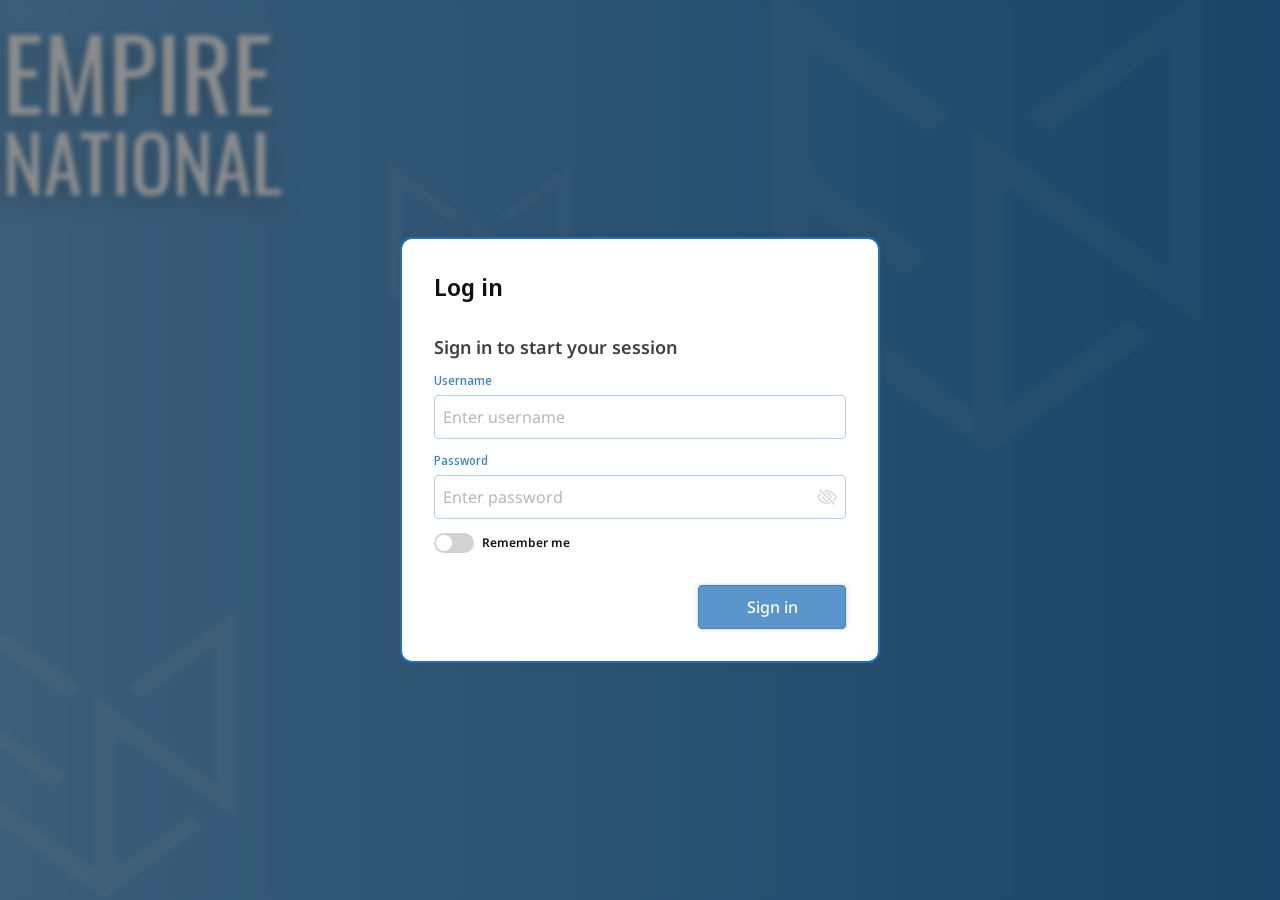
<file: login.html>
<!DOCTYPE html>
<html lang="en">
<head>
    <meta charset="UTF-8">
    <meta name="viewport" content="width=device-width, initial-scale=1.0">
    <title>Log in — Empire</title>
    <link rel="preconnect" href="https://fonts.googleapis.com">
    <link rel="preconnect" href="https://fonts.gstatic.com" crossorigin>
    <link href="https://fonts.googleapis.com/css2?family=Noto+Sans+Display:wght@400;500;600&family=Noto+Sans:wdth,wght@87.5,700;100,400;100,500;100,600;100,700&display=swap" rel="stylesheet">
    <link rel="stylesheet" href="https://cdn.jsdelivr.net/npm/bootstrap@3.4.1/dist/css/bootstrap.min.css">
    <link rel="stylesheet" href="css/empire.css?v=ds7">
    <link rel="stylesheet" href="css/login.css?v=lg1">
</head>
<body>
    <div class="login-bg" aria-hidden="true">
        <div class="login-bg__art">
            <img class="login-bg__mark login-bg__mark--word" src="icons/login/wordmark.svg" width="561.333" height="291.373" alt="">
            <img class="login-bg__mark login-bg__mark--a" src="icons/login/mark-a.svg" width="263.128" height="287.226" alt="">
            <img class="login-bg__mark login-bg__mark--b" src="icons/login/mark-b.svg" width="181.805" height="198.456" alt="">
            <img class="login-bg__mark login-bg__mark--c" src="icons/login/mark-c.svg" width="426.466" height="465.524" alt="">
        </div>
        <div class="login-bg__veil"></div>
    </div>
    <main class="login-stage">
        <form class="emp-mw emp-mw--sm login-card" id="login-form" autocomplete="on">
            <div class="emp-mw__head">
                <h1 class="emp-mw__title">Log in</h1>
            </div>
            <div class="emp-mw__body">
                <div class="login-form">
                    <p class="login-lead">Sign in to start your session</p>
                    <div class="emp-field">
                        <div class="emp-field__title"><span class="emp-field__label">Username</span></div>
                        <div class="emp-input">
                            <input class="emp-input__control" type="text" name="username" placeholder="Enter username" autocomplete="username">
                        </div>
                    </div>
                    <div class="emp-field">
                        <div class="emp-field__title"><span class="emp-field__label">Password</span></div>
                        <div class="emp-input">
                            <input class="emp-input__control" id="login-password" type="password" name="password" placeholder="Enter password" autocomplete="current-password">
                            <button class="emp-input__chevron-btn" id="login-eye" type="button" aria-label="Show password" aria-pressed="false">
                                <img src="icons/login/eye.svg" width="20" height="20" alt="">
                            </button>
                        </div>
                    </div>
                    <label class="emp-toggle">
                        <input class="emp-toggle__input" type="checkbox" name="remember">
                        <span class="emp-toggle__track"></span>
                        <span>Remember me</span>
                    </label>
                </div>
            </div>
            <div class="emp-mw__foot">
                <button class="emp-btn emp-btn--primary emp-btn--lg emp-mw__submit" type="submit">
                    <span class="emp-btn__label">Sign in</span>
                </button>
            </div>
        </form>
    </main>
    <script src="js/login.js?v=lg1"></script>
</body>
</html>
</file>
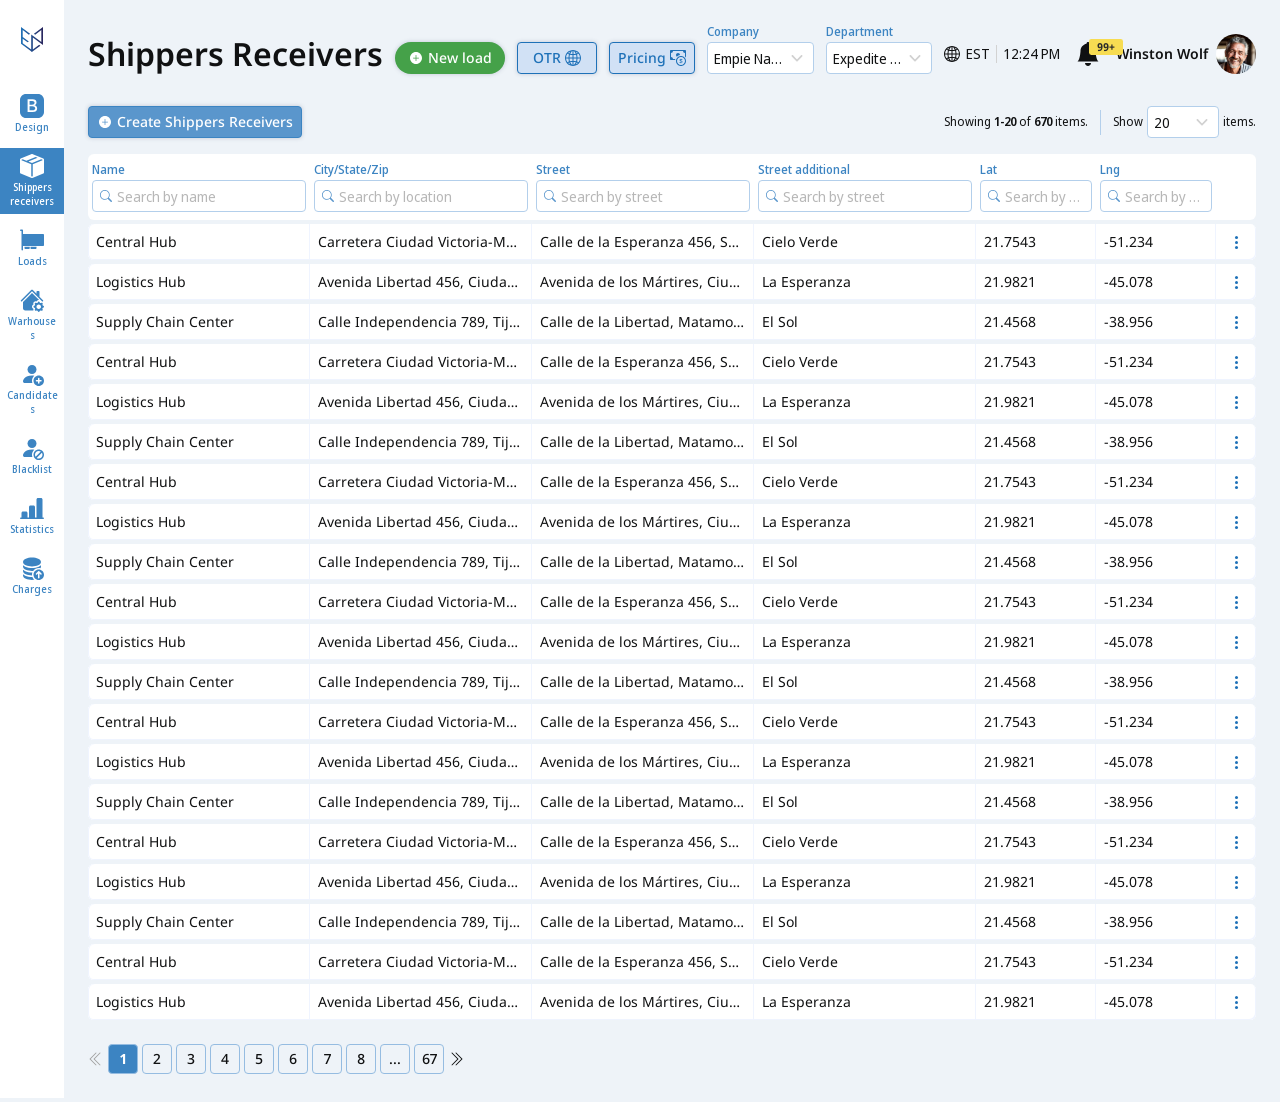
<file: shippers.html>
<!DOCTYPE html>
<html lang="en">
<head>
    <meta charset="UTF-8">
    <meta name="viewport" content="width=device-width, initial-scale=1.0">
    <title>Shippers Receivers — Empire</title>
    <link rel="preconnect" href="https://fonts.googleapis.com">
    <link rel="preconnect" href="https://fonts.gstatic.com" crossorigin>
    <link href="https://fonts.googleapis.com/css2?family=Noto+Sans+Display:wght@400;500;600&family=Noto+Sans:wdth,wght@87.5,700;100,400;100,500;100,600;100,700&display=swap" rel="stylesheet">
    <link rel="stylesheet" href="https://cdn.jsdelivr.net/npm/bootstrap@3.4.1/dist/css/bootstrap.min.css">
    <link rel="stylesheet" href="css/empire.css?v=ds7">
    <link rel="stylesheet" href="css/header.css?v=ds2">
    <link rel="stylesheet" href="css/shippers.css?v=ds1">
    <link rel="stylesheet" href="css/toast.css?v=t2">
    <script>
        (function () {
            var theme = localStorage.getItem("emp-theme");
            if (theme === "dark" || theme === "light") {
                document.documentElement.setAttribute("data-theme", theme);
            }
        })();
    </script>
</head>
<body class="emp-app">

    <svg class="emp-sprite" aria-hidden="true">
        <symbol id="i-person" viewBox="0 0 12 12"><path fill="currentColor" d="M1 12C1 12 0 12 0 11C0 10 1 7 6 7C11 7 12 10 12 11C12 12 11 12 11 12H1Z"/><path fill="currentColor" d="M6 6C7.65685 6 9 4.65685 9 3C9 1.34315 7.65685 0 6 0C4.34315 0 3 1.34315 3 3C3 4.65685 4.34315 6 6 6Z"/></symbol>
        <symbol id="i-reply" viewBox="0 0 16 16"><path fill="currentColor" d="M5.92131 11.9003L1.35312 8.61889C0.882292 8.34142 0.882292 7.65858 1.35312 7.38111L5.92131 4.09969C6.39406 3.82109 7 4.15806 7 4.71858V6C8.5 6 13 6 14 14C11.5 9.5 7 10 7 10V11.2814C7 11.8419 6.39406 12.1789 5.92131 11.9003Z"/></symbol>
        <symbol id="i-plus" viewBox="0 0 16 16"><path d="M7 2h2v5h5v2H9v5H7V9H2V7h5V2z"/></symbol>
        <symbol id="i-x" viewBox="0 0 16 16"><path d="M3.2 2.2 8 7l4.8-4.8 1 1L9 8l4.8 4.8-1 1L8 9l-4.8 4.8-1-1L7 8 2.2 3.2l1-1z"/></symbol>
        <symbol id="i-x-lg" viewBox="0 0 24 24"><path fill="currentColor" d="M3.37658 3.37658C3.87868 2.87447 4.69275 2.87447 5.19485 3.37658L12 10.1817L18.8051 3.37658C19.3073 2.87447 20.1213 2.87447 20.6234 3.37658C21.1255 3.87868 21.1255 4.69275 20.6234 5.19485L13.8183 12L20.6234 18.8051C21.1255 19.3073 21.1255 20.1213 20.6234 20.6234C20.1213 21.1255 19.3073 21.1255 18.8051 20.6234L12 13.8183L5.19485 20.6234C4.69275 21.1255 3.87868 21.1255 3.37658 20.6234C2.87447 20.1213 2.87447 19.3073 3.37658 18.8051L10.1817 12L3.37658 5.19485C2.87447 4.69275 2.87447 3.87868 3.37658 3.37658Z"/></symbol>
        <symbol id="i-zoom-in" viewBox="0 0 24 24"><path fill="currentColor" fill-rule="evenodd" d="M9.75 18C14.3063 18 18 14.3063 18 9.75C18 5.19365 14.3063 1.5 9.75 1.5C5.19365 1.5 1.5 5.19365 1.5 9.75C1.5 14.3063 5.19365 18 9.75 18ZM19.5 9.75C19.5 15.1348 15.1348 19.5 9.75 19.5C4.36522 19.5 0 15.1348 0 9.75C0 4.36522 4.36522 0 9.75 0C15.1348 0 19.5 4.36522 19.5 9.75Z"/><path fill="currentColor" d="M15.5158 17.6132C15.5601 17.6732 15.6093 17.7307 15.6636 17.785L21.4393 23.5607C22.0251 24.1465 22.9749 24.1465 23.5607 23.5607C24.1465 22.9749 24.1465 22.0251 23.5607 21.4393L17.785 15.6636C17.7307 15.6093 17.6732 15.5601 17.6132 15.5158C17.0248 16.3169 16.3169 17.0248 15.5158 17.6132Z"/><path fill="currentColor" fill-rule="evenodd" d="M9.75 4.5C10.1642 4.5 10.5 4.83579 10.5 5.25V9H14.25C14.6642 9 15 9.33579 15 9.75C15 10.1642 14.6642 10.5 14.25 10.5H10.5V14.25C10.5 14.6642 10.1642 15 9.75 15C9.33579 15 9 14.6642 9 14.25V10.5H5.25C4.83579 10.5 4.5 10.1642 4.5 9.75C4.5 9.33579 4.83579 9 5.25 9H9V5.25C9 4.83579 9.33579 4.5 9.75 4.5Z"/></symbol>
        <symbol id="i-zoom-out" viewBox="0 0 24 24"><path fill="currentColor" fill-rule="evenodd" d="M9.75 18C14.3063 18 18 14.3063 18 9.75C18 5.19365 14.3063 1.5 9.75 1.5C5.19365 1.5 1.5 5.19365 1.5 9.75C1.5 14.3063 5.19365 18 9.75 18ZM19.5 9.75C19.5 15.1348 15.1348 19.5 9.75 19.5C4.36522 19.5 0 15.1348 0 9.75C0 4.36522 4.36522 0 9.75 0C15.1348 0 19.5 4.36522 19.5 9.75Z"/><path fill="currentColor" d="M15.5158 17.6132C15.5601 17.6732 15.6093 17.7307 15.6636 17.785L21.4393 23.5607C22.0251 24.1465 22.9749 24.1465 23.5607 23.5607C24.1465 22.9749 24.1465 22.0251 23.5607 21.4393L17.785 15.6636C17.7307 15.6093 17.6732 15.5601 17.6132 15.5158C17.0248 16.3169 16.3169 17.0248 15.5158 17.6132Z"/><path fill="currentColor" fill-rule="evenodd" d="M4.5 9.75C4.5 9.33579 4.83579 9 5.25 9H14.25C14.6642 9 15 9.33579 15 9.75C15 10.1642 14.6642 10.5 14.25 10.5H5.25C4.83579 10.5 4.5 10.1642 4.5 9.75Z"/></symbol>
        <symbol id="i-play" viewBox="0 0 24 24"><path fill="currentColor" d="M18.8946 13.0449L9.34919 18.5827C8.53875 19.0529 7.5 18.4842 7.5 17.5383V6.46269C7.5 5.51674 8.53875 4.94806 9.34919 5.41824L18.8946 10.956C19.7018 11.4243 19.7018 12.5767 18.8946 13.0449Z"/></symbol>
        <symbol id="i-play-lg" viewBox="0 0 40 40"><path fill="currentColor" d="M31.4911 21.7416L15.582 30.9712C14.2313 31.7549 12.5 30.8071 12.5 29.2305V10.7711C12.5 9.19456 14.2313 8.24677 15.582 9.0304L31.4911 18.2601C32.8363 19.0405 32.8363 20.9611 31.4911 21.7416Z"/></symbol>
        <symbol id="i-volume" viewBox="0 0 24 24"><path fill="currentColor" d="M17.3033 21.0156C19.6106 18.7083 21.0377 15.5208 21.0377 12C21.0377 8.47919 19.6106 5.29169 17.3033 2.98439L16.2426 4.04505C18.2785 6.0809 19.5377 8.8934 19.5377 12C19.5377 15.1066 18.2785 17.9191 16.2426 19.955L17.3033 21.0156Z"/><path fill="currentColor" d="M15.182 18.8943C16.9464 17.1299 18.0377 14.6924 18.0377 12C18.0377 9.30761 16.9464 6.87011 15.182 5.10571L14.1213 6.16637C15.6143 7.65933 16.5377 9.72183 16.5377 12C16.5377 14.2782 15.6143 16.3407 14.1213 17.8336L15.182 18.8943Z"/><path fill="currentColor" d="M13.0607 16.773C14.2822 15.5515 15.0377 13.864 15.0377 12C15.0377 10.136 14.2822 8.44854 13.0607 7.22703L12 8.28769C12.9501 9.23775 13.5377 10.5503 13.5377 12C13.5377 13.4497 12.9501 14.7622 12 15.7123L13.0607 16.773Z"/><path fill="currentColor" d="M10.0749 5.32403C10.3347 5.44892 10.5 5.7117 10.5 6.00001V18C10.5 18.2883 10.3347 18.5511 10.0749 18.676C9.81504 18.8009 9.50661 18.7658 9.28148 18.5857L5.73691 15.75H2.25C1.83579 15.75 1.5 15.4142 1.5 15V9.00001C1.5 8.58579 1.83579 8.25001 2.25 8.25001H5.73691L9.28148 5.41436C9.50661 5.23425 9.81504 5.19914 10.0749 5.32403Z"/></symbol>
        <symbol id="i-dots" viewBox="0 0 24 24"><path fill="currentColor" d="M14.25 19.5C14.25 20.7426 13.2426 21.75 12 21.75C10.7574 21.75 9.75 20.7426 9.75 19.5C9.75 18.2574 10.7574 17.25 12 17.25C13.2426 17.25 14.25 18.2574 14.25 19.5ZM14.25 12C14.25 13.2426 13.2426 14.25 12 14.25C10.7574 14.25 9.75 13.2426 9.75 12C9.75 10.7574 10.7574 9.75 12 9.75C13.2426 9.75 14.25 10.7574 14.25 12ZM14.25 4.5C14.25 5.74264 13.2426 6.75 12 6.75C10.7574 6.75 9.75 5.74264 9.75 4.5C9.75 3.25736 10.7574 2.25 12 2.25C13.2426 2.25 14.25 3.25736 14.25 4.5Z"/></symbol>
        <symbol id="i-expand" viewBox="0 0 24 24"><g transform="translate(0.038 15.037)"><path fill="currentColor" fill-rule="evenodd" d="M8.70495 0.21967C8.41206 -0.0732233 7.93718 -0.0732233 7.64429 0.21967L1.5 6.36396L1.5 2.2123C1.5 1.79809 1.16421 1.4623 0.750001 1.4623C0.335788 1.4623 0 1.79809 5.05762e-07 2.2123L0 8.17462C0 8.58883 0.335788 8.92462 0.750001 8.92462L6.71225 8.92462C7.12647 8.92462 7.46225 8.58883 7.46225 8.17462C7.46225 7.7604 7.12647 7.42462 6.71225 7.42462L2.56066 7.42462L8.70495 1.28033C8.99784 0.987437 8.99784 0.512563 8.70495 0.21967Z"/></g><g transform="translate(23.962 8.963) scale(-1 -1)"><path fill="currentColor" fill-rule="evenodd" d="M8.70495 0.21967C8.41206 -0.0732233 7.93718 -0.0732233 7.64429 0.21967L1.5 6.36396L1.5 2.2123C1.5 1.79809 1.16421 1.4623 0.750001 1.4623C0.335788 1.4623 0 1.79809 5.05762e-07 2.2123L0 8.17462C0 8.58883 0.335788 8.92462 0.750001 8.92462L6.71225 8.92462C7.12647 8.92462 7.46225 8.58883 7.46225 8.17462C7.46225 7.7604 7.12647 7.42462 6.71225 7.42462L2.56066 7.42462L8.70495 1.28033C8.99784 0.987437 8.99784 0.512563 8.70495 0.21967Z"/></g></symbol>
        <symbol id="i-fullscreen" viewBox="0 0 24 24"><g transform="translate(0.038 15.037)"><path fill="currentColor" fill-rule="evenodd" d="M8.70495 0.21967C8.41206 -0.0732233 7.93718 -0.0732233 7.64429 0.21967L1.5 6.36396L1.5 2.2123C1.5 1.79809 1.16421 1.4623 0.750001 1.4623C0.335788 1.4623 0 1.79809 5.05762e-07 2.2123L0 8.17462C0 8.58883 0.335788 8.92462 0.750001 8.92462L6.71225 8.92462C7.12647 8.92462 7.46225 8.58883 7.46225 8.17462C7.46225 7.7604 7.12647 7.42462 6.71225 7.42462L2.56066 7.42462L8.70495 1.28033C8.99784 0.987437 8.99784 0.512563 8.70495 0.21967Z"/></g><g transform="translate(23.962 15.037) scale(-1 1)"><path fill="currentColor" fill-rule="evenodd" d="M8.70495 0.21967C8.41206 -0.0732233 7.93718 -0.0732233 7.64429 0.21967L1.5 6.36396L1.5 2.2123C1.5 1.79809 1.16421 1.4623 0.750001 1.4623C0.335788 1.4623 0 1.79809 5.05762e-07 2.2123L0 8.17462C0 8.58883 0.335788 8.92462 0.750001 8.92462L6.71225 8.92462C7.12647 8.92462 7.46225 8.58883 7.46225 8.17462C7.46225 7.7604 7.12647 7.42462 6.71225 7.42462L2.56066 7.42462L8.70495 1.28033C8.99784 0.987437 8.99784 0.512563 8.70495 0.21967Z"/></g><g transform="translate(23.962 8.963) scale(-1 -1)"><path fill="currentColor" fill-rule="evenodd" d="M8.70495 0.21967C8.41206 -0.0732233 7.93718 -0.0732233 7.64429 0.21967L1.5 6.36396L1.5 2.2123C1.5 1.79809 1.16421 1.4623 0.750001 1.4623C0.335788 1.4623 0 1.79809 5.05762e-07 2.2123L0 8.17462C0 8.58883 0.335788 8.92462 0.750001 8.92462L6.71225 8.92462C7.12647 8.92462 7.46225 8.58883 7.46225 8.17462C7.46225 7.7604 7.12647 7.42462 6.71225 7.42462L2.56066 7.42462L8.70495 1.28033C8.99784 0.987437 8.99784 0.512563 8.70495 0.21967Z"/></g><g transform="translate(0.038 8.963) scale(1 -1)"><path fill="currentColor" fill-rule="evenodd" d="M8.70495 0.21967C8.41206 -0.0732233 7.93718 -0.0732233 7.64429 0.21967L1.5 6.36396L1.5 2.2123C1.5 1.79809 1.16421 1.4623 0.750001 1.4623C0.335788 1.4623 0 1.79809 5.05762e-07 2.2123L0 8.17462C0 8.58883 0.335788 8.92462 0.750001 8.92462L6.71225 8.92462C7.12647 8.92462 7.46225 8.58883 7.46225 8.17462C7.46225 7.7604 7.12647 7.42462 6.71225 7.42462L2.56066 7.42462L8.70495 1.28033C8.99784 0.987437 8.99784 0.512563 8.70495 0.21967Z"/></g></symbol>
        <symbol id="i-chevron" viewBox="0 0 16 16"><path d="M3.2 5.5 8 10.3l4.8-4.8 1 1L8 12.3 2.2 6.5l1-1z"/></symbol>
        <symbol id="i-chevron-sm" viewBox="0 0 16 16"><path fill="currentColor" fill-rule="evenodd" d="M4.09012 6.09298C4.21028 5.969 4.4051 5.969 4.52526 6.09298L8 9.67802L11.4747 6.09298C11.5949 5.969 11.7897 5.969 11.9099 6.09298C12.03 6.21695 12.03 6.41796 11.9099 6.54194L8.21757 10.3515C8.09741 10.4754 7.90259 10.4754 7.78243 10.3515L4.09012 6.54194C3.96996 6.41796 3.96996 6.21695 4.09012 6.09298Z"/><path fill="currentColor" fill-rule="evenodd" d="M3.80289 5.81459C4.08021 5.52847 4.53517 5.52847 4.81249 5.81459L8 9.10329L11.1875 5.81459C11.4648 5.52847 11.9198 5.52847 12.1971 5.81459C12.4676 6.0937 12.4676 6.54121 12.1971 6.82032L11.9099 6.54194L12.1971 6.82032L8.5048 10.6298C8.22748 10.916 7.77252 10.916 7.4952 10.6298L3.80289 6.82032C3.53237 6.54121 3.53237 6.0937 3.80289 5.81459"/></symbol>
        <symbol id="i-folder" viewBox="0 0 16 16"><path fill="currentColor" d="M9.82843 3H13.8099C14.986 3 15.9082 4.00984 15.8017 5.18107L15.1654 12.1811C15.0717 13.2112 14.208 14 13.1736 14H2.82643C1.79202 14 0.928294 13.2112 0.834643 12.1811L0.19828 5.18107C0.154224 4.69646 0.286278 4.23948 0.539556 3.87023L0.5 3C0.5 1.89543 1.39543 1 2.5 1H6.17157C6.70201 1 7.21071 1.21071 7.58579 1.58579L8.41421 2.41421C8.78929 2.78929 9.29799 3 9.82843 3ZM1.50647 3.11964C1.71927 3.04231 1.94935 3 2.19007 3H7.58579L6.87868 2.29289C6.69114 2.10536 6.43679 2 6.17157 2H2.5C1.95402 2 1.51024 2.43755 1.50017 2.98112L1.50647 3.11964Z"/></symbol>
        <symbol id="i-chevron-left" viewBox="0 0 16 16"><path fill="currentColor" fill-rule="evenodd" d="M8.35355 1.64645C8.54882 1.84171 8.54882 2.15829 8.35355 2.35355L2.70711 8L8.35355 13.6464C8.54882 13.8417 8.54882 14.1583 8.35355 14.3536C8.15829 14.5488 7.84171 14.5488 7.64645 14.3536L1.64645 8.35355C1.45118 8.15829 1.45118 7.84171 1.64645 7.64645L7.64645 1.64645C7.84171 1.45118 8.15829 1.45118 8.35355 1.64645Z"/><path fill="currentColor" fill-rule="evenodd" d="M12.3536 1.64645C12.5488 1.84171 12.5488 2.15829 12.3536 2.35355L6.70711 8L12.3536 13.6464C12.5488 13.8417 12.5488 14.1583 12.3536 14.3536C12.1583 14.5488 11.8417 14.5488 11.6464 14.3536L5.64645 8.35355C5.45118 8.15829 5.45118 7.84171 5.64645 7.64645L11.6464 1.64645C11.8417 1.45118 12.1583 1.45118 12.3536 1.64645Z"/></symbol>
        <symbol id="i-chevron-right" viewBox="0 0 16 16"><path fill="currentColor" fill-rule="evenodd" d="M3.64645 1.64645C3.84171 1.45118 4.15829 1.45118 4.35355 1.64645L10.3536 7.64645C10.5488 7.84171 10.5488 8.15829 10.3536 8.35355L4.35355 14.3536C4.15829 14.5488 3.84171 14.5488 3.64645 14.3536C3.45118 14.1583 3.45118 13.8417 3.64645 13.6464L9.29289 8L3.64645 2.35355C3.45118 2.15829 3.45118 1.84171 3.64645 1.64645Z"/><path fill="currentColor" fill-rule="evenodd" d="M7.64645 1.64645C7.84171 1.45118 8.15829 1.45118 8.35355 1.64645L14.3536 7.64645C14.5488 7.84171 14.5488 8.15829 14.3536 8.35355L8.35355 14.3536C8.15829 14.5488 7.84171 14.5488 7.64645 14.3536C7.45118 14.1583 7.45118 13.8417 7.64645 13.6464L13.2929 8L7.64645 2.35355C7.45118 2.15829 7.45118 1.84171 7.64645 1.64645Z"/></symbol>
        <symbol id="i-search" viewBox="0 0 16 16"><path d="M7 1.5a5.5 5.5 0 0 1 4.4 8.8l3 3-1.1 1.1-3-3A5.5 5.5 0 1 1 7 1.5zm0 2a3.5 3.5 0 1 0 0 7 3.5 3.5 0 0 0 0-7z"/></symbol>
        <symbol id="i-input-search" viewBox="0 0 14 14"><path fill="currentColor" d="M10.2744 9.0509C10.9663 8.10889 11.375 6.94592 11.375 5.6875C11.375 2.54638 8.82862 0 5.6875 0C2.54638 0 0 2.54638 0 5.6875C0 8.82862 2.54638 11.375 5.6875 11.375C6.94626 11.375 8.10951 10.9661 9.05166 10.2738L9.0509 10.2744C9.07671 10.3094 9.10545 10.3429 9.13713 10.3746L12.5063 13.7437C12.848 14.0854 13.402 14.0854 13.7437 13.7437C14.0854 13.402 14.0854 12.848 13.7437 12.5063L10.3746 9.13713C10.3429 9.10545 10.3094 9.07671 10.2744 9.0509ZM10.5 5.6875C10.5 8.34537 8.34537 10.5 5.6875 10.5C3.02963 10.5 0.875 8.34537 0.875 5.6875C0.875 3.02963 3.02963 0.875 5.6875 0.875C8.34537 0.875 10.5 3.02963 10.5 5.6875Z"/></symbol>
        <symbol id="i-input-search-sm" viewBox="0 0 12 12"><path fill="currentColor" d="M8.80662 7.75792C9.39969 6.95048 9.75 5.95365 9.75 4.875C9.75 2.18261 7.56739 0 4.875 0C2.18261 0 0 2.18261 0 4.875C0 7.56739 2.18261 9.75 4.875 9.75C5.95394 9.75 6.95101 9.3995 7.75856 8.80614L7.75792 8.80662C7.78004 8.83661 7.80467 8.86533 7.83182 8.89248L10.7197 11.7803C11.0126 12.0732 11.4874 12.0732 11.7803 11.7803C12.0732 11.4874 12.0732 11.0126 11.7803 10.7197L8.89248 7.83182C8.86533 7.80467 8.83661 7.78004 8.80662 7.75792ZM9 4.875C9 7.15317 7.15317 9 4.875 9C2.59683 9 0.75 7.15317 0.75 4.875C0.75 2.59683 2.59683 0.75 4.875 0.75C7.15317 0.75 9 2.59683 9 4.875Z"/></symbol>
        <symbol id="i-input-chevron" viewBox="0 0 20 20"><path fill="currentColor" fill-rule="evenodd" d="M5.11265 7.61622C5.26285 7.46125 5.50638 7.46125 5.65658 7.61622L10 12.0975L14.3434 7.61622C14.4936 7.46125 14.7371 7.46125 14.8873 7.61622C15.0376 7.77119 15.0376 8.02245 14.8873 8.17742L10.272 12.9393C10.1218 13.0943 9.87824 13.0943 9.72804 12.9393L5.11265 8.17742C4.96245 8.02245 4.96245 7.77119 5.11265 7.61622Z"/><path fill="currentColor" fill-rule="evenodd" d="M4.75362 7.26824C5.10027 6.91058 5.66896 6.91058 6.01561 7.26824L10 11.3791L13.9844 7.26824C14.331 6.91058 14.8997 6.91058 15.2464 7.26824C15.5845 7.61713 15.5845 8.17651 15.2464 8.52541L14.8873 8.17742M14.8873 8.17742L15.2464 8.52541L10.631 13.2873C10.2843 13.645 9.71565 13.645 9.369 13.2873L4.75362 8.52541C4.41546 8.17651 4.41546 7.61713 4.75362 7.26824"/></symbol>
        <symbol id="i-chip-x" viewBox="0 0 16 16"><path fill="currentColor" d="M2.25105 2.25105C2.58579 1.91632 3.1285 1.91632 3.46323 2.25105L8 6.78782L12.5368 2.25105C12.8715 1.91632 13.4142 1.91632 13.7489 2.25105C14.0837 2.58579 14.0837 3.1285 13.7489 3.46323L9.21218 8L13.7489 12.5368C14.0837 12.8715 14.0837 13.4142 13.7489 13.7489C13.4142 14.0837 12.8715 14.0837 12.5368 13.7489L8 9.21218L3.46323 13.7489C3.1285 14.0837 2.58579 14.0837 2.25105 13.7489C1.91632 13.4142 1.91632 12.8715 2.25105 12.5368L6.78782 8L2.25105 3.46323C1.91632 3.1285 1.91632 2.58579 2.25105 2.25105Z"/></symbol>
<symbol id="i-question" viewBox="0 0 24 24"><path fill="currentColor" d="M6.80977 0.21967C6.95042 0.0790176 7.14118 0 7.3401 0H16.6599C16.8588 0 17.0496 0.0790176 17.1902 0.21967L23.7803 6.80977C23.921 6.95042 24 7.14118 24 7.3401V16.6599C24 16.8588 23.921 17.0496 23.7803 17.1902L17.1902 23.7803C17.0496 23.921 16.8588 24 16.6599 24H7.3401C7.14118 24 6.95042 23.921 6.80977 23.7803L0.21967 17.1902C0.0790176 17.0496 0 16.8588 0 16.6599V7.3401C0 7.14118 0.0790176 6.95042 0.21967 6.80977L6.80977 0.21967ZM7.65076 1.5L1.5 7.65076V16.3492L7.65076 22.5H16.3492L22.5 16.3492V7.65076L16.3492 1.5H7.65076Z"/><path fill="currentColor" d="M7.88267 8.67922C7.87128 8.88355 8.03986 9.04907 8.2445 9.04907H9.48123C9.68834 9.04907 9.85302 8.88019 9.88084 8.67496C10.0143 7.69077 10.6898 6.97339 11.8938 6.97339C12.9221 6.97339 13.8648 7.48755 13.8648 8.72534C13.8648 9.67749 13.303 10.1155 12.4175 10.782C11.4082 11.5151 10.6084 12.3721 10.6656 13.7622L10.67 14.0874C10.6728 14.2925 10.8399 14.4573 11.045 14.4573H12.2615C12.4686 14.4573 12.6365 14.2894 12.6365 14.0823V13.9241C12.6365 12.8481 13.0459 12.5339 14.1504 11.696C15.0645 11.001 16.0166 10.2297 16.0166 8.61108C16.0166 6.34497 14.1028 5.25 12.0081 5.25C10.1075 5.25 8.02446 6.13592 7.88267 8.67922ZM10.218 17.3232C10.218 18.123 10.856 18.7134 11.732 18.7134C12.646 18.7134 13.2744 18.123 13.2744 17.3232C13.2744 16.4949 12.646 15.9141 11.732 15.9141C10.856 15.9141 10.218 16.4949 10.218 17.3232Z"/></symbol>
        <symbol id="i-info" viewBox="0 0 16 16"><path d="M8 1.5a6.5 6.5 0 1 1 0 13 6.5 6.5 0 0 1 0-13zM7.2 7h1.6v5H7.2V7zm0-2.5h1.6V6H7.2V4.5z"/></symbol>
        <symbol id="i-info-fill" viewBox="0 0 14 14"><path fill="currentColor" d="M7 0C10.866 0 14 3.13401 14 7C14 10.866 10.866 14 7 14C3.13401 14 0 10.866 0 7C0 3.13401 3.13401 0 7 0ZM6.99902 6.125C6.75066 6.125 6.54229 6.31342 6.51758 6.56055V9.62891C6.47096 10.0951 6.53054 10.5 6.99902 10.5C7.46705 10.4998 7.48406 10.0977 7.4375 9.63184V6.5625C7.4128 6.31549 7.24719 6.12518 6.99902 6.125ZM7 3.5C6.51675 3.5 6.125 3.89175 6.125 4.375C6.125 4.85825 6.51675 5.25 7 5.25C7.48325 5.25 7.875 4.85825 7.875 4.375C7.875 3.89175 7.48325 3.5 7 3.5Z"/></symbol>
        <symbol id="i-check" viewBox="0 0 20 20"><path fill="currentColor" d="M13.712 6.21209C14.0782 5.84597 14.6717 5.84597 15.0379 6.21209C15.3995 6.57371 15.4039 7.15727 15.0512 7.52434L10.0609 13.7622C10.0537 13.7712 10.046 13.7798 10.0379 13.7879C9.67175 14.154 9.07816 14.154 8.71204 13.7879L5.40398 10.4799C5.03787 10.1137 5.03787 9.52015 5.40398 9.15403C5.7701 8.78791 6.36369 8.78791 6.72981 9.15403L9.34671 11.7709L13.6872 6.24013C13.6949 6.23029 13.7032 6.22093 13.712 6.21209Z"/></symbol>
        <symbol id="i-cursor" viewBox="0 0 14 14"><path fill="currentColor" d="M13.2929 11.9683C13.6834 11.5778 13.6834 10.9446 13.2929 10.5541L11.0968 8.35801C10.7063 7.96749 10.7063 7.33432 11.0968 6.9438L12.7578 5.28284C13.2948 4.74585 13.0608 3.82982 12.3321 3.61614L1.75579 0.514852C0.996979 0.292345 0.29232 0.996988 0.514808 1.75581L3.61581 12.3321C3.82947 13.0608 4.74547 13.2948 5.28248 12.7579L6.9438 11.0967C7.33433 10.7062 7.96746 10.7063 8.35797 11.0968L10.5541 13.2929C10.9446 13.6834 11.5778 13.6834 11.9683 13.2929L13.2929 11.9683Z"/></symbol>
        <symbol id="i-info-circle" viewBox="0 0 16 16"><path fill="currentColor" d="M8 15C4.13401 15 1 11.866 1 8C1 4.13401 4.13401 1 8 1C11.866 1 15 4.13401 15 8C15 11.866 11.866 15 8 15ZM8 16C12.4183 16 16 12.4183 16 8C16 3.58172 12.4183 0 8 0C3.58172 0 0 3.58172 0 8C0 12.4183 3.58172 16 8 16Z"/><path fill="currentColor" d="M8.9307 6.58789L6.63969 6.875L6.55766 7.25586L7.00883 7.33789C7.3018 7.4082 7.36039 7.51367 7.29594 7.80664L6.55766 11.2754C6.3643 12.1719 6.66313 12.5938 7.36625 12.5938C7.91117 12.5938 8.54398 12.3418 8.83109 11.9961L8.91898 11.5801C8.71977 11.7559 8.4268 11.8262 8.23344 11.8262C7.95805 11.8262 7.85844 11.6328 7.92875 11.293L8.9307 6.58789Z"/><path fill="currentColor" d="M9 4.5C9 5.05228 8.55229 5.5 8 5.5C7.44772 5.5 7 5.05228 7 4.5C7 3.94772 7.44772 3.5 8 3.5C8.55229 3.5 9 3.94772 9 4.5Z"/></symbol>
        <symbol id="i-info-circle-fill" viewBox="0 0 16 16"><path fill="currentColor" d="M8 0C12.4183 0 16 3.58172 16 8C16 12.4183 12.4183 16 8 16C3.58172 16 0 12.4183 0 8C0 3.58172 3.58172 0 8 0ZM7.99805 7C7.71452 7.00021 7.47665 7.21497 7.44824 7.49707V11.0049C7.39498 11.5375 7.46303 11.9998 7.99805 12C8.53334 12 8.55323 11.5404 8.5 11.0078V7.5C8.47176 7.21757 8.28189 7 7.99805 7ZM8 4C7.44772 4 7 4.44772 7 5C7 5.55228 7.44772 6 8 6C8.55228 6 9 5.55228 9 5C9 4.44772 8.55228 4 8 4Z"/></symbol>
        <symbol id="i-warn-fill" viewBox="0 0 16 16"><path fill="currentColor" d="M16 8C16 12.4183 12.4183 16 8 16C3.58172 16 0 12.4183 0 8C0 3.58172 3.58172 0 8 0C12.4183 0 16 3.58172 16 8ZM8 4C7.46459 4 7.04623 4.46229 7.0995 4.99504L7.45025 8.50248C7.47849 8.78492 7.71616 9 8 9C8.28384 9 8.52151 8.78492 8.54975 8.50248L8.9005 4.99504C8.95377 4.46228 8.53541 4 8 4ZM8.00154 10C7.44926 10 7.00154 10.4477 7.00154 11C7.00154 11.5523 7.44926 12 8.00154 12C8.55383 12 9.00154 11.5523 9.00154 11C9.00154 10.4477 8.55383 10 8.00154 10Z"/></symbol>
        <symbol id="i-error-fill" viewBox="0 0 16 16"><path fill="currentColor" d="M8.98151 1.56642C8.53763 0.811193 7.46546 0.811193 7.02158 1.56642L0.164626 13.2331C-0.292407 14.0107 0.256279 15 1.14459 15H14.8585C15.7468 15 16.2955 14.0107 15.8385 13.2331L8.98151 1.56642ZM8 5C8.53541 5 8.95377 5.46228 8.9005 5.99504L8.54975 9.50248C8.52151 9.78492 8.28384 10 8 10C7.71616 10 7.47849 9.78492 7.45025 9.50248L7.0995 5.99504C7.04623 5.46229 7.46459 5 8 5ZM8.00154 11C8.55383 11 9.00154 11.4477 9.00154 12C9.00154 12.5523 8.55383 13 8.00154 13C7.44926 13 7.00154 12.5523 7.00154 12C7.00154 11.4477 7.44926 11 8.00154 11Z"/></symbol>
        <symbol id="i-success-fill" viewBox="0 0 16 16"><path fill="currentColor" d="M16 8C16 12.4183 12.4183 16 8 16C3.58172 16 0 12.4183 0 8C0 3.58172 3.58172 0 8 0C12.4183 0 16 3.58172 16 8ZM12.0303 4.96967C11.7374 4.67678 11.2626 4.67678 10.9697 4.96967C10.9626 4.97674 10.9559 4.98424 10.9498 4.9921L7.4774 9.41674L5.38388 7.32322C5.09098 7.03033 4.61611 7.03033 4.32322 7.32322C4.03032 7.61612 4.03032 8.09099 4.32322 8.38388L6.96966 11.0303C7.26256 11.3232 7.73743 11.3232 8.03032 11.0303C8.03685 11.0238 8.043 11.0169 8.04876 11.0097L12.041 6.01947C12.3232 5.72582 12.3196 5.25897 12.0303 4.96967Z"/></symbol>
        <symbol id="i-calendar" viewBox="0 0 16 16"><path d="M4 1.5h1.5V3h5V1.5H12V3h1.5A1.5 1.5 0 0 1 15 4.5v9A1.5 1.5 0 0 1 13.5 15h-11A1.5 1.5 0 0 1 1 13.5v-9A1.5 1.5 0 0 1 2.5 3H4V1.5zM2.5 6v7.5h11V6h-11z"/></symbol>
        <symbol id="i-calendar-fill" viewBox="0 0 18 18"><path fill="currentColor" d="M4.5 0.5625C4.5 0.25184 4.24816 0 3.9375 0C3.62684 0 3.375 0.25184 3.375 0.5625V1.125H2.25C1.00736 1.125 0 2.13236 0 3.375V4.5H18V3.375C18 2.13236 16.9926 1.125 15.75 1.125H14.625V0.5625C14.625 0.25184 14.3732 0 14.0625 0C13.7518 0 13.5 0.25184 13.5 0.5625V1.125H4.5V0.5625Z"/><path fill="currentColor" d="M18 15.75V5.625H0V15.75C0 16.9926 1.00736 18 2.25 18H15.75C16.9926 18 18 16.9926 18 15.75ZM10.6875 7.875H11.8125C12.1232 7.875 12.375 8.12684 12.375 8.4375V9.5625C12.375 9.87316 12.1232 10.125 11.8125 10.125H10.6875C10.3768 10.125 10.125 9.87316 10.125 9.5625V8.4375C10.125 8.12684 10.3768 7.875 10.6875 7.875ZM14.0625 7.875H15.1875C15.4982 7.875 15.75 8.12684 15.75 8.4375V9.5625C15.75 9.87316 15.4982 10.125 15.1875 10.125H14.0625C13.7518 10.125 13.5 9.87316 13.5 9.5625V8.4375C13.5 8.12684 13.7518 7.875 14.0625 7.875ZM2.25 11.8125C2.25 11.5018 2.50184 11.25 2.8125 11.25H3.9375C4.24816 11.25 4.5 11.5018 4.5 11.8125V12.9375C4.5 13.2482 4.24816 13.5 3.9375 13.5H2.8125C2.50184 13.5 2.25 13.2482 2.25 12.9375V11.8125ZM6.1875 11.25H7.3125C7.62316 11.25 7.875 11.5018 7.875 11.8125V12.9375C7.875 13.2482 7.62316 13.5 7.3125 13.5H6.1875C5.87684 13.5 5.625 13.2482 5.625 12.9375V11.8125C5.625 11.5018 5.87684 11.25 6.1875 11.25Z"/></symbol>
        <symbol id="i-date-prev" viewBox="0 0 16 16"><path fill="currentColor" fill-rule="evenodd" d="M10.8536 1.64645C11.0488 1.84171 11.0488 2.15829 10.8536 2.35355L5.20711 8L10.8536 13.6464C11.0488 13.8417 11.0488 14.1583 10.8536 14.3536C10.6583 14.5488 10.3417 14.5488 10.1464 14.3536L4.14645 8.35355C3.95118 8.15829 3.95118 7.84171 4.14645 7.64645L10.1464 1.64645C10.3417 1.45118 10.6583 1.45118 10.8536 1.64645Z"/></symbol>
        <symbol id="i-date-next" viewBox="0 0 16 16"><path fill="currentColor" fill-rule="evenodd" d="M5.14645 1.64645C5.34171 1.45118 5.65829 1.45118 5.85355 1.64645L11.8536 7.64645C12.0488 7.84171 12.0488 8.15829 11.8536 8.35355L5.85355 14.3536C5.65829 14.5488 5.34171 14.5488 5.14645 14.3536C4.95118 14.1583 4.95118 13.8417 5.14645 13.6464L10.7929 8L5.14645 2.35355C4.95118 2.15829 4.95118 1.84171 5.14645 1.64645Z"/></symbol>
        <symbol id="i-sort" viewBox="0 0 7 12"><path fill="#A5A5A5" fill-rule="evenodd" d="M6.61013 3.624C6.51455 3.71855 6.35958 3.71855 6.26399 3.624L3.5 0.88964L0.736006 3.624C0.640423 3.71855 0.485452 3.71855 0.389869 3.624C0.294286 3.52944 0.294286 3.37613 0.389869 3.28157L3.32693 0.376004C3.42252 0.281446 3.57749 0.281446 3.67307 0.376004L6.61013 3.28157C6.70571 3.37613 6.70571 3.52944 6.61013 3.624Z"/><path fill="#D2D2D2" fill-rule="evenodd" d="M0.389869 8.376C0.485452 8.28145 0.640422 8.28145 0.736005 8.376L3.5 11.1104L6.26399 8.376C6.35958 8.28145 6.51455 8.28145 6.61013 8.376C6.70571 8.47056 6.70571 8.62387 6.61013 8.71843L3.67307 11.624C3.57748 11.7186 3.42251 11.7186 3.32693 11.624L0.389869 8.71843C0.294286 8.62387 0.294286 8.47056 0.389869 8.376Z"/></symbol>
        <symbol id="nav-load-board" viewBox="0 0 24 24"><g>
        <g>
        <path d="M11.2939 3.5C11.2939 2.39543 10.3984 1.5 9.29388 1.5H3.5C2.39543 1.5 1.5 2.39543 1.5 3.5V8.93688C1.5 10.0414 2.39543 10.9369 3.5 10.9369H9.29388C10.3984 10.9369 11.2939 10.0414 11.2939 8.93688V3.5Z" fill="currentColor"/>
        <path d="M22.5 3.5C22.5 2.39543 21.6046 1.5 20.5 1.5H14.7061C13.6016 1.5 12.7061 2.39543 12.7061 3.5V8.93688C12.7061 10.0414 13.6016 10.9369 14.7061 10.9369H20.5C21.6046 10.9369 22.5 10.0414 22.5 8.93688V3.5Z" fill="currentColor"/>
        <path d="M11.2939 14.2769C11.2939 13.1724 10.3984 12.2769 9.29388 12.2769H3.5C2.39543 12.2769 1.5 13.1724 1.5 14.2769V20.5C1.5 21.6046 2.39543 22.5 3.5 22.5H9.29388C10.3984 22.5 11.2939 21.6046 11.2939 20.5V14.2769Z" fill="currentColor"/>
        <path d="M22.5 14.2769C22.5 13.1724 21.6046 12.2769 20.5 12.2769H14.7061C13.6016 12.2769 12.7061 13.1724 12.7061 14.2769V20.5C12.7061 21.6046 13.6016 22.5 14.7061 22.5H20.5C21.6046 22.5 22.5 21.6046 22.5 20.5V14.2769Z" fill="currentColor"/>
        </g>
        </g></symbol>
        <symbol id="nav-brokers" viewBox="0 0 24 24"><g>
        <path d="M18 0H6C4.34315 0 3 1.34314 3 3V21C3 22.6569 4.34315 24 6 24H18C19.6569 24 21 22.6569 21 21V3C21 1.34315 19.6569 0 18 0ZM16.5 10.5C16.5 12.9853 14.4853 15 12 15C9.51472 15 7.5 12.9853 7.5 10.5C7.5 8.01472 9.51472 6 12 6C14.4853 6 16.5 8.01472 16.5 10.5ZM12.0001 16.5C15.935 16.5 18.2184 17.7387 19.5 19.133V21C19.5 21.8284 18.8284 22.5 18 22.5H6C5.17157 22.5 4.5 21.8284 4.5 21V19.1331C5.7816 17.7388 8.06497 16.5 12.0001 16.5Z" fill="currentColor"/>
        </g></symbol>
        <symbol id="nav-broker-agents" viewBox="0 0 24 24"><g>
        <path d="M3 3C3 1.34315 4.34315 0 6 0H18C19.6569 0 21 1.34315 21 3V21C21 22.6569 19.6569 24 18 24H6C4.34315 24 3 22.6569 3 21V3ZM9.75 3C9.33579 3 9 3.33579 9 3.75C9 4.16421 9.33579 4.5 9.75 4.5H14.25C14.6642 4.5 15 4.16421 15 3.75C15 3.33579 14.6642 3 14.25 3H9.75ZM12 16.5C14.4853 16.5 16.5 14.4853 16.5 12C16.5 9.51472 14.4853 7.5 12 7.5C9.51472 7.5 7.5 9.51472 7.5 12C7.5 14.4853 9.51472 16.5 12 16.5ZM19.5 20.633C18.2184 19.2387 15.935 18 12.0001 18C8.06497 18 5.7816 19.2388 4.5 20.6331V21C4.5 21.8284 5.17157 22.5 6 22.5H18C18.8284 22.5 19.5 21.8284 19.5 21V20.633Z" fill="currentColor"/>
        </g></symbol>
        <symbol id="nav-owners" viewBox="0 0 18 18"><g>
        <g>
        <path d="M1.5 18C1.5 18 0 18 0 16.5C0 15 1.5 10.5 9 10.5C16.5 10.5 18 15 18 16.5C18 18 16.5 18 16.5 18H1.5Z" fill="currentColor"/>
        <path d="M9 9C11.4853 9 13.5 6.98528 13.5 4.5C13.5 2.01472 11.4853 0 9 0C6.51472 0 4.5 2.01472 4.5 4.5C4.5 6.98528 6.51472 9 9 9Z" fill="currentColor"/>
        </g>
        </g></symbol>
        <symbol id="nav-trucks" viewBox="0 0 24 24"><g>
        <path d="M1.5 3.75C1.5 1.67893 3.17893 0 5.25 0H18.75C20.8211 0 22.5 1.67893 22.5 3.75V17.25C22.5 18.4769 21.9108 19.5661 21 20.2503V23.25C21 23.6642 20.6642 24 20.25 24H17.25C16.8358 24 16.5 23.6642 16.5 23.25V21H7.5V23.25C7.5 23.6642 7.16421 24 6.75 24H3.75C3.33579 24 3 23.6642 3 23.25V20.2503C2.08916 19.5661 1.5 18.4769 1.5 17.25V3.75ZM4.5 4.5C4.5 3.67157 5.17157 3 6 3H18C18.8284 3 19.5 3.67157 19.5 4.5V10.3509C19.5 11.2875 18.6567 11.9876 17.7451 11.8404C16.3869 11.6211 13.8116 11.25 12 11.25C10.1884 11.25 7.61305 11.6211 6.25489 11.8404C5.34328 11.9876 4.5 11.2875 4.5 10.3509V4.5ZM6 18C6.82843 18 7.5 17.3284 7.5 16.5C7.5 15.6716 6.82843 15 6 15C5.17157 15 4.5 15.6716 4.5 16.5C4.5 17.3284 5.17157 18 6 18ZM18 18C18.8284 18 19.5 17.3284 19.5 16.5C19.5 15.6716 18.8284 15 18 15C17.1716 15 16.5 15.6716 16.5 16.5C16.5 17.3284 17.1716 18 18 18ZM10.5 15C9.67157 15 9 15.6716 9 16.5C9 17.3284 9.67157 18 10.5 18H13.5C14.3284 18 15 17.3284 15 16.5C15 15.6716 14.3284 15 13.5 15H10.5Z" fill-rule="evenodd" clip-rule="evenodd" fill="currentColor"/>
        </g></symbol>
        <symbol id="nav-offers" viewBox="0 0 24 24"><g>
        <path d="M24 12C24 17.799 18.6274 22.5 12 22.5C10.7749 22.5 9.59262 22.3394 8.47926 22.0408C7.60348 22.4846 5.59161 23.3376 2.20758 23.8916C1.90906 23.9405 1.68055 23.6282 1.79847 23.3496C2.32962 22.0949 2.80876 20.4242 2.95468 18.9001C1.11459 17.0548 0 14.6413 0 12C0 6.20101 5.37258 1.5 12 1.5C18.6274 1.5 24 6.20101 24 12ZM7.5 12C7.5 11.1716 6.82843 10.5 6 10.5C5.17157 10.5 4.5 11.1716 4.5 12C4.5 12.8284 5.17157 13.5 6 13.5C6.82843 13.5 7.5 12.8284 7.5 12ZM13.5 12C13.5 11.1716 12.8284 10.5 12 10.5C11.1716 10.5 10.5 11.1716 10.5 12C10.5 12.8284 11.1716 13.5 12 13.5C12.8284 13.5 13.5 12.8284 13.5 12ZM18 13.5C18.8284 13.5 19.5 12.8284 19.5 12C19.5 11.1716 18.8284 10.5 18 10.5C17.1716 10.5 16.5 11.1716 16.5 12C16.5 12.8284 17.1716 13.5 18 13.5Z" fill="currentColor"/>
        </g></symbol>
        <symbol id="nav-bids" viewBox="0 0 24 24"><g>
        <path d="M5.75 2C3.67893 2 2 3.67893 2 5.75V18.25C2 20.3211 3.67893 22 5.75 22H18.25C20.3211 22 22 20.3211 22 18.25V5.75C22 3.67893 20.3211 2 18.25 2H5.75ZM8.875 7C8.875 8.03553 8.03553 8.875 7 8.875C5.96447 8.875 5.125 8.03553 5.125 7C5.125 5.96447 5.96447 5.125 7 5.125C8.03553 5.125 8.875 5.96447 8.875 7ZM18.875 7C18.875 8.03553 18.0355 8.875 17 8.875C15.9645 8.875 15.125 8.03553 15.125 7C15.125 5.96447 15.9645 5.125 17 5.125C18.0355 5.125 18.875 5.96447 18.875 7ZM17 18.875C15.9645 18.875 15.125 18.0355 15.125 17C15.125 15.9645 15.9645 15.125 17 15.125C18.0355 15.125 18.875 15.9645 18.875 17C18.875 18.0355 18.0355 18.875 17 18.875ZM8.875 17C8.875 18.0355 8.03553 18.875 7 18.875C5.96447 18.875 5.125 18.0355 5.125 17C5.125 15.9645 5.96447 15.125 7 15.125C8.03553 15.125 8.875 15.9645 8.875 17ZM12 13.875C10.9645 13.875 10.125 13.0355 10.125 12C10.125 10.9645 10.9645 10.125 12 10.125C13.0355 10.125 13.875 10.9645 13.875 12C13.875 13.0355 13.0355 13.875 12 13.875Z" fill="currentColor"/>
        </g></symbol>
        <symbol id="nav-expedite-fleet" viewBox="0 0 24 24"><g>
        <path d="M12 24C12 24 21 15.4706 21 9C21 4.02944 16.9706 0 12 0C7.02944 0 3 4.02944 3 9C3 15.4706 12 24 12 24ZM12 13.5C9.51472 13.5 7.5 11.4853 7.5 9C7.5 6.51472 9.51472 4.5 12 4.5C14.4853 4.5 16.5 6.51472 16.5 9C16.5 11.4853 14.4853 13.5 12 13.5Z" fill="currentColor"/>
        </g></symbol>
        <symbol id="nav-drivers" viewBox="0 0 24 24"><g>
        <path d="M21 3C22.6569 3 24 4.34315 24 6V18C24 19.6569 22.6569 21 21 21H3C1.34315 21 0 19.6569 0 18V6C0 4.34315 1.34315 3 3 3H21ZM7.5 13.5C4.37002 13.5001 1.80064 15.5974 1.52539 18.2734C1.65395 18.9712 2.26509 19.4999 3 19.5H13.4395C13.4795 19.2551 13.5 19.0046 13.5 18.75C13.5 15.8506 10.8136 13.5001 7.5 13.5ZM15.75 15.25C15.4739 15.25 15.25 15.4739 15.25 15.75C15.25 16.0261 15.4739 16.25 15.75 16.25H20.25C20.5261 16.25 20.75 16.0261 20.75 15.75C20.75 15.4739 20.5261 15.25 20.25 15.25H15.75ZM14.25 11.5C13.9739 11.5 13.75 11.7239 13.75 12C13.75 12.2761 13.9739 12.5 14.25 12.5H20.25C20.5261 12.5 20.75 12.2761 20.75 12C20.75 11.7239 20.5261 11.5 20.25 11.5H14.25ZM7.5 6C5.84325 6.00012 4.5 7.34322 4.5 9C4.5 10.6568 5.84325 11.9999 7.5 12C9.15674 11.9999 10.5 10.6568 10.5 9C10.5 7.34323 9.15674 6.00013 7.5 6ZM14.25 7.75C13.9739 7.75 13.75 7.97386 13.75 8.25C13.75 8.52614 13.9739 8.75 14.25 8.75H20.25C20.5261 8.75 20.75 8.52614 20.75 8.25C20.75 7.97386 20.5261 7.75 20.25 7.75H14.25Z" fill="currentColor"/>
        </g></symbol>
        <symbol id="nav-document-checking" viewBox="0 0 24 24"><g>
        <g>
        <path d="M6 0H18C19.6569 0 21 1.34315 21 3V13.5H3V3C3 1.34314 4.34315 0 6 0Z" fill="currentColor"/>
        <path d="M3 18H21V21C21 22.6569 19.6569 24 18 24H6C4.34315 24 3 22.6569 3 21V18Z" fill="currentColor"/>
        <path d="M0.75 15C0.335786 15 0 15.3358 0 15.75C0 16.1642 0.335786 16.5 0.75 16.5H23.25C23.6642 16.5 24 16.1642 24 15.75C24 15.3358 23.6642 15 23.25 15H0.75Z" fill="currentColor"/>
        </g>
        </g></symbol>
        <symbol id="nav-shippers" viewBox="0 0 24 24"><g>
        <path d="M23.2928 4.45939C23.7199 4.63024 24 5.04391 24 5.50393V18.4962C24 18.9562 23.7199 19.3698 23.2928 19.5407L12.4178 23.8907C12.1496 23.998 11.8504 23.998 11.5822 23.8907L0.707186 19.5407C0.28007 19.3698 0 18.9562 0 18.4962V5.50393C0 5.04391 0.28007 4.63024 0.707186 4.45939L11.1644 0.276467C11.169 0.274619 11.1736 0.272788 11.1782 0.270972L11.5822 0.109394C11.8504 0.00210963 12.1496 0.00210923 12.4178 0.109394L12.8218 0.270988C12.8264 0.272798 12.831 0.274625 12.8356 0.276467L23.2928 4.45939ZM15.6055 3.00002L6.375 6.69223L2.76949 5.25002L1.5 5.75782V6.35777L11.25 10.2578V22.1423L12 22.4423L12.75 22.1423V10.2578L22.5 6.35778V5.75782L21.2305 5.25002L12 8.94223L8.39444 7.5L17.6249 3.8078L15.6055 3.00002Z" fill-rule="evenodd" clip-rule="evenodd" fill="currentColor"/>
        </g></symbol>
        <symbol id="nav-loads" viewBox="0 0 24 24"><g>
        <g>
        <path d="M0 2.25C0 1.83579 0.335786 1.5 0.75 1.5H2.25C2.66421 1.5 3 1.83579 3 2.25V6H23.25C23.6642 6 24 6.33579 24 6.75V17.25C24 17.6642 23.6642 18 23.25 18H3V21.75C3 22.1642 2.66421 22.5 2.25 22.5C1.83579 22.5 1.5 22.1642 1.5 21.75V3H0.75C0.335786 3 0 2.66421 0 2.25Z" fill="currentColor"/>
        <path d="M4.5 18.75H9.75V20.25C9.75 20.6642 9.41421 21 9 21H5.25C4.83579 21 4.5 20.6642 4.5 20.25V18.75Z" fill="currentColor"/>
        <path d="M10.5 18.75H16.5V20.25C16.5 20.6642 16.1642 21 15.75 21H11.25C10.8358 21 10.5 20.6642 10.5 20.25V18.75Z" fill="currentColor"/>
        </g>
        </g></symbol>
        <symbol id="nav-warehouses" viewBox="0 0 24 24.0001"><g>
        <g>
        <path d="M16.6045 13.5703C15.763 13.1334 14.7034 13.264 13.9923 13.9619L13.9619 13.9923C13.2639 14.7034 13.1334 15.763 13.5703 16.6045C12.6599 16.8927 12 17.7443 12 18.7501C12 19.7558 12.6599 20.6073 13.5703 20.8955C13.3119 21.3931 13.252 21.967 13.3905 22.5L5.25 22.5001C4.00736 22.5001 3 21.4927 3 20.2501V13.9394L12 4.93941L19.0855 12.0248C18.976 12.0085 18.864 12.0001 18.75 12.0001C17.7443 12.0001 16.8926 12.6599 16.6045 13.5703Z" fill="currentColor"/>
        <path d="M13.0607 2.25007C12.4749 1.66428 11.5251 1.66428 10.9393 2.25007L0.96967 12.2197C0.676777 12.5126 0.676777 12.9875 0.96967 13.2804C1.26256 13.5733 1.73744 13.5733 2.03033 13.2804L12 3.31073L21.9697 13.2804C22.2626 13.5733 22.7374 13.5733 23.0303 13.2804C23.3232 12.9875 23.3232 12.5126 23.0303 12.2197L19.5 8.68941V3.75007C19.5 3.33586 19.1642 3.00007 18.75 3.00007H17.25C16.8358 3.00007 16.5 3.33586 16.5 3.75007V5.68941L13.0607 2.25007Z" fill="currentColor"/>
        <path d="M19.6718 14.1894L19.7375 14.4123C19.9106 14.9995 20.5814 15.2774 21.119 14.9845L21.3231 14.8734C22.1645 14.415 23.085 15.3355 22.6267 16.177L22.5156 16.3811C22.2227 16.9187 22.5005 17.5895 23.0878 17.7626L23.3107 17.8283C24.2298 18.0992 24.2298 19.401 23.3107 19.6719L23.0878 19.7376C22.5005 19.9107 22.2227 20.5814 22.5156 21.1191L22.6267 21.3231C23.085 22.1646 22.1645 23.0851 21.3231 22.6268L21.119 22.5156C20.5814 22.2228 19.9106 22.5006 19.7375 23.0879L19.6718 23.3108C19.4009 24.2298 18.0991 24.2298 17.8282 23.3108L17.7625 23.0879C17.5894 22.5006 16.9186 22.2228 16.381 22.5156L16.1769 22.6268C15.3355 23.0851 14.415 22.1646 14.8733 21.3231L14.9844 21.1191C15.2773 20.5814 14.9995 19.9107 14.4122 19.7376L14.1893 19.6719C13.2702 19.401 13.2702 18.0992 14.1893 17.8283L14.4122 17.7626C14.9995 17.5895 15.2773 16.9187 14.9844 16.3811L14.8733 16.177C14.415 15.3356 15.3355 14.415 16.1769 14.8734L16.381 14.9845C16.9186 15.2774 17.5894 14.9995 17.7625 14.4123L17.8282 14.1894C18.0991 13.2703 19.4009 13.2703 19.6718 14.1894ZM18.75 21.0001C19.9926 21.0001 21 19.9927 21 18.7501C21 17.5074 19.9926 16.5001 18.75 16.5001C17.5074 16.5001 16.5 17.5074 16.5 18.7501C16.5 19.9927 17.5074 21.0001 18.75 21.0001Z" fill-rule="evenodd" clip-rule="evenodd" fill="currentColor"/>
        </g>
        </g></symbol>
        <symbol id="nav-payments" viewBox="0 0 24 24"><g>
        <path d="M0 7.5C0 11.1426 2.59686 14.1788 6.04026 14.858C6.13999 13.7583 6.42234 12.7113 6.85673 11.7476C5.54193 11.3046 4.69815 10.2963 4.49844 8.86628H3.75V8.22674H4.44854V7.57558C4.44854 7.50581 4.44854 7.43605 4.45478 7.37209H3.75V6.73256H4.51715C4.85395 4.86047 6.31965 3.75 8.52131 3.75C8.99532 3.75 9.40697 3.79651 9.75 3.87791V4.97674C9.41944 4.89535 9.01403 4.85465 8.52755 4.85465C7.14917 4.85465 6.21985 5.55233 5.92672 6.73256H8.80198V7.37209H5.83316C5.82692 7.44186 5.82692 7.51744 5.82692 7.59302V8.22674H8.80198V8.86628H5.89553C6.07248 9.76938 6.59772 10.4122 7.40226 10.7096C8.96527 8.12653 11.6933 6.32727 14.858 6.04026C14.1788 2.59686 11.1426 0 7.5 0C3.35786 0 0 3.35786 0 7.5ZM24 15.75C24 20.3063 20.3063 24 15.75 24C11.1937 24 7.5 20.3063 7.5 15.75C7.5 11.1937 11.1937 7.5 15.75 7.5C20.3063 7.5 24 11.1937 24 15.75ZM12.375 17.7332C12.478 18.9847 13.4943 19.9603 15.3208 20.0758V21H16.1311V20.0694C18.0195 19.941 19.125 18.959 19.125 17.5342C19.125 16.2378 18.2804 15.5703 16.7697 15.2237L16.1311 15.0761V12.5602C16.9414 12.6501 17.4564 13.0801 17.58 13.677H19.0014C18.8984 12.4704 17.8341 11.5269 16.1311 11.4242V10.5H15.3208V11.4435C13.7071 11.5975 12.6085 12.541 12.6085 13.8759C12.6085 15.0568 13.4256 15.8078 14.7852 16.1158L15.3208 16.2442V18.9141C14.49 18.7922 13.9406 18.3493 13.817 17.7332H12.375ZM15.314 14.89C14.5174 14.7103 14.0848 14.3444 14.0848 13.7925C14.0848 13.1763 14.5518 12.7142 15.3208 12.5795V14.89H15.314ZM16.2478 16.456C17.216 16.6742 17.6624 17.0272 17.6624 17.6498C17.6624 18.3622 17.1062 18.8499 16.1311 18.9398V16.4303L16.2478 16.456Z" fill="currentColor"/>
        </g></symbol>
        <symbol id="nav-document-signature" viewBox="0 0 24 24"><g>
        <g>
        <path d="M14.25 0C14.6642 0 15 0.335786 15 0.75C15 1.16421 15.3358 1.5 15.75 1.5C16.1642 1.5 16.5 1.83579 16.5 2.25V3C16.5 3.41421 16.1642 3.75 15.75 3.75H8.25C7.83579 3.75 7.5 3.41421 7.5 3V2.25C7.5 1.83579 7.83579 1.5 8.25 1.5C8.66421 1.5 9 1.16421 9 0.75C9 0.335786 9.33579 0 9.75 0H14.25Z" fill="currentColor"/>
        <path d="M5.25 1.5H6.12803C6.04512 1.73458 6 1.98702 6 2.25V3C6 4.24264 7.00736 5.25 8.25 5.25H15.75C16.9926 5.25 18 4.24264 18 3V2.25C18 1.98702 17.9549 1.73458 17.872 1.5H18.75C19.9926 1.5 21 2.50736 21 3.75V21.75C21 22.9926 19.9926 24 18.75 24H5.25C4.00736 24 3 22.9926 3 21.75V3.75C3 2.50736 4.00736 1.5 5.25 1.5ZM16.2803 11.7803C16.5732 11.4874 16.5732 11.0126 16.2803 10.7197C15.9874 10.4268 15.5126 10.4268 15.2197 10.7197L11.25 14.6893L9.53033 12.9697C9.23744 12.6768 8.76256 12.6768 8.46967 12.9697C8.17678 13.2626 8.17678 13.7374 8.46967 14.0303L10.7197 16.2803C10.8603 16.421 11.0511 16.5 11.25 16.5C11.4489 16.5 11.6397 16.421 11.7803 16.2803L16.2803 11.7803Z" fill-rule="evenodd" clip-rule="evenodd" fill="currentColor"/>
        </g>
        </g></symbol>
        <symbol id="nav-users" viewBox="0 0 24 24"><g>
        <g>
        <path d="M10.5 21C10.5 21 9 21 9 19.5C9 18 10.5 13.5 16.5 13.5C22.5 13.5 24 18 24 19.5C24 21 22.5 21 22.5 21H10.5Z" fill="currentColor"/>
        <path d="M16.5 12C18.9853 12 21 9.98528 21 7.5C21 5.01472 18.9853 3 16.5 3C14.0147 3 12 5.01472 12 7.5C12 9.98528 14.0147 12 16.5 12Z" fill="currentColor"/>
        <path d="M7.82454 21C7.61334 20.5739 7.5 20.0687 7.5 19.5C7.5 17.4668 8.51858 15.3758 10.4039 13.9199C9.57914 13.6561 8.61764 13.5 7.5 13.5C1.5 13.5 0 18 0 19.5C0 21 1.5 21 1.5 21H7.82454Z" fill="currentColor"/>
        <path d="M6.75 12C8.82107 12 10.5 10.3211 10.5 8.25C10.5 6.17893 8.82107 4.5 6.75 4.5C4.67893 4.5 3 6.17893 3 8.25C3 10.3211 4.67893 12 6.75 12Z" fill="currentColor"/>
        </g>
        </g></symbol>
        <symbol id="nav-candidates" viewBox="0 0 24 24"><g>
        <g>
        <path d="M18.75 24C21.6495 24 24 21.6495 24 18.75C24 15.8505 21.6495 13.5 18.75 13.5C15.8505 13.5 13.5 15.8505 13.5 18.75C13.5 21.6495 15.8505 24 18.75 24ZM19.5 16.5V18H21C21.4142 18 21.75 18.3358 21.75 18.75C21.75 19.1642 21.4142 19.5 21 19.5H19.5V21C19.5 21.4142 19.1642 21.75 18.75 21.75C18.3358 21.75 18 21.4142 18 21V19.5H16.5C16.0858 19.5 15.75 19.1642 15.75 18.75C15.75 18.3358 16.0858 18 16.5 18H18V16.5C18 16.0858 18.3358 15.75 18.75 15.75C19.1642 15.75 19.5 16.0858 19.5 16.5Z" fill="currentColor"/>
        <path d="M16.5 7.5C16.5 9.98528 14.4853 12 12 12C9.51472 12 7.5 9.98528 7.5 7.5C7.5 5.01472 9.51472 3 12 3C14.4853 3 16.5 5.01472 16.5 7.5Z" fill="currentColor"/>
        <path d="M3 19.5C3 21 4.5 21 4.5 21H12.3841C12.1353 20.2962 12 19.5389 12 18.75C12 16.7195 12.8965 14.8984 14.3154 13.661C13.6156 13.5573 12.846 13.5 12 13.5C4.5 13.5 3 18 3 19.5Z" fill="currentColor"/>
        </g>
        </g></symbol>
        <symbol id="nav-blacklist" viewBox="0 0 24 24"><g>
        <g>
        <path d="M22.4623 15.0377C20.4121 12.9874 17.0879 12.9874 15.0377 15.0377C12.9874 17.0879 12.9874 20.4121 15.0377 22.4623C17.0879 24.5126 20.4121 24.5126 22.4623 22.4623C24.5126 20.4121 24.5126 17.0879 22.4623 15.0377ZM20.8183 15.6211C19.3623 14.6564 17.3812 14.8155 16.0983 16.0983C14.8155 17.3812 14.6564 19.3623 15.6211 20.8183L20.8183 15.6211ZM21.8789 16.6817L16.6817 21.8789C18.1377 22.8436 20.1188 22.6845 21.4016 21.4016C22.6845 20.1188 22.8436 18.1377 21.8789 16.6817Z" fill-rule="evenodd" clip-rule="evenodd" fill="currentColor"/>
        <path d="M4.5 21C4.5 21 3 21 3 19.5C3 18 4.5 13.5 12 13.5C12.846 13.5 13.6156 13.5573 14.3154 13.661C12.8965 14.8984 12 16.7195 12 18.75C12 19.5389 12.1353 20.2962 12.3841 21H4.5Z" fill="currentColor"/>
        <path d="M12 12C14.4853 12 16.5 9.98528 16.5 7.5C16.5 5.01472 14.4853 3 12 3C9.51472 3 7.5 5.01472 7.5 7.5C7.5 9.98528 9.51472 12 12 12Z" fill="currentColor"/>
        </g>
        </g></symbol>
        <symbol id="nav-statistics" viewBox="0 0 24 21"><path d="M16.5 1.5C16.5 0.671573 17.1716 0 18 0H21C21.8284 0 22.5 0.671574 22.5 1.5V19.5H23.25C23.6642 19.5 24 19.8358 24 20.25C24 20.6642 23.6642 21 23.25 21H0.75C0.335786 21 0 20.6642 0 20.25C0 19.8358 0.335786 19.5 0.75 19.5H1.5V15C1.5 14.1716 2.17157 13.5 3 13.5H6C6.82843 13.5 7.5 14.1716 7.5 15V19.5H9V9C9 8.17157 9.67157 7.5 10.5 7.5H13.5C14.3284 7.5 15 8.17157 15 9V19.5H16.5V1.5Z" fill="currentColor"/></symbol>
        <symbol id="nav-task-manager" viewBox="0 0 24 24"><g>
        <path d="M5.25 0C5.66421 0 6 0.335786 6 0.75V1.5H18V0.75C18 0.335786 18.3358 0 18.75 0C19.1642 0 19.5 0.335786 19.5 0.75V1.5H21C22.6569 1.5 24 2.84315 24 4.5V21C24 22.6569 22.6569 24 21 24H3C1.34315 24 0 22.6569 0 21V4.5C0 2.84315 1.34315 1.5 3 1.5H4.5V0.75C4.5 0.335786 4.83579 0 5.25 0ZM20.1818 4.5H3.81818C3.36631 4.5 3 4.83579 3 5.25V6.75C3 7.16421 3.36631 7.5 3.81818 7.5H20.1818C20.6337 7.5 21 7.16421 21 6.75V5.25C21 4.83579 20.6337 4.5 20.1818 4.5ZM12.75 10.5C12.3358 10.5 12 10.8358 12 11.25V12.75C12 13.1642 12.3358 13.5 12.75 13.5H14.25C14.6642 13.5 15 13.1642 15 12.75V11.25C15 10.8358 14.6642 10.5 14.25 10.5H12.75ZM17.25 10.5C16.8358 10.5 16.5 10.8358 16.5 11.25V12.75C16.5 13.1642 16.8358 13.5 17.25 13.5H18.75C19.1642 13.5 19.5 13.1642 19.5 12.75V11.25C19.5 10.8358 19.1642 10.5 18.75 10.5H17.25ZM4.5 15.75V17.25C4.5 17.6642 4.83579 18 5.25 18H6.75C7.16421 18 7.5 17.6642 7.5 17.25V15.75C7.5 15.3358 7.16421 15 6.75 15H5.25C4.83579 15 4.5 15.3358 4.5 15.75ZM9.75 15C9.33579 15 9 15.3358 9 15.75V17.25C9 17.6642 9.33579 18 9.75 18H11.25C11.6642 18 12 17.6642 12 17.25V15.75C12 15.3358 11.6642 15 11.25 15H9.75Z" fill="currentColor"/>
        </g></symbol>
        <symbol id="nav-team-tracking" viewBox="0 0 24 24"><g>
        <path d="M9.75 0C9.33579 0 9 0.335786 9 0.75C9 1.16421 9.33579 1.5 9.75 1.5H10.5V3.10641C5.41123 3.83459 1.5 8.21021 1.5 13.5C1.5 19.299 6.20101 24 12 24C17.799 24 22.5 19.299 22.5 13.5C22.5 10.8701 21.5333 8.46623 19.9357 6.62414C19.9422 6.61808 19.9487 6.61189 19.955 6.60556L20.4853 6.07523L21.0156 6.60556C21.3085 6.89845 21.7834 6.89845 22.0763 6.60556C22.3692 6.31267 22.3692 5.83779 22.0763 5.5449L19.955 3.42358C19.6621 3.13069 19.1872 3.13069 18.8943 3.42358C18.6014 3.71647 18.6014 4.19135 18.8943 4.48424L19.4247 5.01457L18.8943 5.5449C18.888 5.55124 18.8818 5.55767 18.8757 5.56418C17.3904 4.27623 15.5398 3.3983 13.5 3.10641V1.5H14.25C14.6642 1.5 15 1.16421 15 0.75C15 0.335786 14.6642 0 14.25 0H9.75ZM12.75 8.39996L12.75 13.5C12.75 13.6989 12.671 13.8897 12.5303 14.0303C12.3897 14.171 12.1989 14.25 12 14.25H6.75C6.33579 14.25 6 13.9142 6 13.5C6 13.0858 6.33579 12.75 6.75 12.75H11.25L11.25 8.39997C11.25 7.98575 11.5858 7.64996 12 7.64996C12.4142 7.64996 12.75 7.98575 12.75 8.39996Z" fill="currentColor"/>
        </g></symbol>
        <symbol id="nav-logs" viewBox="0 0 24 24"><g>
        <path d="M6 0H13.9393C14.3372 0 14.7187 0.158035 15 0.43934L20.5607 6C20.842 6.28131 21 6.66284 21 7.06066V21C21 22.6569 19.6569 24 18 24H6C4.34315 24 3 22.6569 3 21V3C3 1.34315 4.34315 0 6 0ZM14.25 2.25V5.25C14.25 6.07843 14.9216 6.75 15.75 6.75H18.75L14.25 2.25Z" fill="currentColor"/>
        </g></symbol>
        <symbol id="nav-tracking" viewBox="0 0 24 24"><g>
        <path d="M13.9393 0H6C4.34315 0 3 1.34315 3 3V21C3 22.6569 4.34315 24 6 24H18C19.6569 24 21 22.6569 21 21V7.06066C21 6.66284 20.842 6.28131 20.5607 6L15 0.43934C14.7187 0.158035 14.3372 0 13.9393 0ZM14.25 5.25V2.25L18.75 6.75H15.75C14.9216 6.75 14.25 6.07843 14.25 5.25ZM15 20.25V11.25C15 10.8358 15.3358 10.5 15.75 10.5H17.25C17.6642 10.5 18 10.8358 18 11.25V20.25C18 20.6642 17.6642 21 17.25 21H15.75C15.3358 21 15 20.6642 15 20.25ZM11.25 21C10.8358 21 10.5 20.6642 10.5 20.25V14.25C10.5 13.8358 10.8358 13.5 11.25 13.5H12.75C13.1642 13.5 13.5 13.8358 13.5 14.25V20.25C13.5 20.6642 13.1642 21 12.75 21H11.25ZM6.75 21C6.33579 21 6 20.6642 6 20.25V17.25C6 16.8358 6.33579 16.5 6.75 16.5H8.25C8.66421 16.5 9 16.8358 9 17.25V20.25C9 20.6642 8.66421 21 8.25 21H6.75Z" fill="currentColor"/>
        </g></symbol>
        <symbol id="nav-reports" viewBox="0 0 24 24"><g>
        <path d="M18 0H6C4.34315 0 3 1.34314 3 3V21C3 22.6569 4.34315 24 6 24H18C19.6569 24 21 22.6569 21 21V3C21 1.34315 19.6569 0 18 0ZM7.5 6H16.5C16.9142 6 17.25 6.33579 17.25 6.75C17.25 7.16421 16.9142 7.5 16.5 7.5H7.5C7.08579 7.5 6.75 7.16421 6.75 6.75C6.75 6.33579 7.08579 6 7.5 6ZM6.75 9.75C6.75 9.33579 7.08579 9 7.5 9H16.5C16.9142 9 17.25 9.33579 17.25 9.75C17.25 10.1642 16.9142 10.5 16.5 10.5H7.5C7.08579 10.5 6.75 10.1642 6.75 9.75ZM7.5 12H16.5C16.9142 12 17.25 12.3358 17.25 12.75C17.25 13.1642 16.9142 13.5 16.5 13.5H7.5C7.08579 13.5 6.75 13.1642 6.75 12.75C6.75 12.3358 7.08579 12 7.5 12ZM7.5 15H12C12.4142 15 12.75 15.3358 12.75 15.75C12.75 16.1642 12.4142 16.5 12 16.5H7.5C7.08579 16.5 6.75 16.1642 6.75 15.75C6.75 15.3358 7.08579 15 7.5 15Z" fill="currentColor"/>
        </g></symbol>
        <symbol id="nav-chats" viewBox="0 0 24 24"><g>
        <path d="M24 3C24 1.34315 22.6569 0 21 0H3C1.34315 0 0 1.34315 0 3V15C0 16.6569 1.34315 18 3 18H17.3787C17.7765 18 18.158 18.158 18.4393 18.4393L22.7197 22.7197C23.1921 23.1921 24 22.8575 24 22.1893V3ZM5.25 4.5H18.75C19.1642 4.5 19.5 4.83579 19.5 5.25C19.5 5.66421 19.1642 6 18.75 6H5.25C4.83579 6 4.5 5.66421 4.5 5.25C4.5 4.83579 4.83579 4.5 5.25 4.5ZM5.25 8.25H18.75C19.1642 8.25 19.5 8.58579 19.5 9C19.5 9.41421 19.1642 9.75 18.75 9.75H5.25C4.83579 9.75 4.5 9.41421 4.5 9C4.5 8.58579 4.83579 8.25 5.25 8.25ZM5.25 12H12.75C13.1642 12 13.5 12.3358 13.5 12.75C13.5 13.1642 13.1642 13.5 12.75 13.5H5.25C4.83579 13.5 4.5 13.1642 4.5 12.75C4.5 12.3358 4.83579 12 5.25 12Z" fill="currentColor"/>
        </g></symbol>
        <symbol id="nav-options" viewBox="0 0 24 24"><g>
        <path d="M14.107 1.57558C13.4878 -0.525193 10.5122 -0.525193 9.89301 1.57558L9.74284 2.08505C9.3472 3.42735 7.81403 4.06241 6.58512 3.39302L6.11869 3.13896C4.19539 2.09133 2.09133 4.19539 3.13896 6.1187L3.39302 6.58512C4.06241 7.81403 3.42735 9.3472 2.08505 9.74284L1.57558 9.89301C-0.525193 10.5122 -0.525193 13.4878 1.57558 14.107L2.08505 14.2572C3.42735 14.6528 4.06241 16.186 3.39302 17.4149L3.13896 17.8813C2.09133 19.8046 4.19538 21.9087 6.11869 20.861L6.58512 20.607C7.81403 19.9376 9.3472 20.5727 9.74284 21.915L9.89301 22.4244C10.5122 24.5252 13.4878 24.5252 14.107 22.4244L14.2572 21.915C14.6528 20.5727 16.186 19.9376 17.4149 20.607L17.8813 20.861C19.8046 21.9087 21.9087 19.8046 20.861 17.8813L20.607 17.4149C19.9376 16.186 20.5727 14.6528 21.915 14.2572L22.4244 14.107C24.5252 13.4878 24.5252 10.5122 22.4244 9.89301L21.915 9.74284C20.5727 9.3472 19.9376 7.81403 20.607 6.58512L20.861 6.11869C21.9087 4.19538 19.8046 2.09133 17.8813 3.13896L17.4149 3.39302C16.186 4.06241 14.6528 3.42735 14.2572 2.08505L14.107 1.57558ZM12 16.3932C9.57369 16.3932 7.60678 14.4263 7.60678 12C7.60678 9.57369 9.57369 7.60678 12 7.60678C14.4263 7.60678 16.3932 9.57369 16.3932 12C16.3932 14.4263 14.4263 16.3932 12 16.3932Z" fill="currentColor"/>
        </g></symbol>
        <symbol id="nav-charges" viewBox="0 0 24 24"><g>
        <g>
        <path d="M18.75 24C21.6495 24 24 21.6495 24 18.75C24 15.8505 21.6495 13.5 18.75 13.5C15.8505 13.5 13.5 15.8505 13.5 18.75C13.5 21.6495 15.8505 24 18.75 24ZM19.2803 15.2197L21.5303 17.4697C21.8232 17.7626 21.8232 18.2374 21.5303 18.5303C21.2374 18.8232 20.7626 18.8232 20.4697 18.5303L19.5 17.5607V21.75C19.5 22.1642 19.1642 22.5 18.75 22.5C18.3358 22.5 18 22.1642 18 21.75V17.5607L17.0303 18.5303C16.7374 18.8232 16.2626 18.8232 15.9697 18.5303C15.6768 18.2374 15.6768 17.7626 15.9697 17.4697L18.2197 15.2197C18.3603 15.079 18.5511 15 18.75 15C18.9489 15 19.1397 15.079 19.2803 15.2197Z" fill="currentColor"/>
        <path d="M12 1.5C9.63997 1.5 7.46704 1.93329 5.85602 2.66557C4.3127 3.36708 3 4.48951 3 6C3 7.51049 4.3127 8.63292 5.85602 9.33442C7.46704 10.0667 9.63997 10.5 12 10.5C14.36 10.5 16.533 10.0667 18.144 9.33442C19.6873 8.63292 21 7.51049 21 6C21 4.48951 19.6873 3.36708 18.144 2.66557C16.533 1.93329 14.36 1.5 12 1.5Z" fill="currentColor"/>
        <path d="M3 10.5V9.24152C3.6859 9.88915 4.50635 10.3686 5.23531 10.7C7.08248 11.5396 9.47628 12 12 12C14.5237 12 16.9175 11.5396 18.7647 10.7C19.4937 10.3686 20.3141 9.88915 21 9.24152V10.5C21 11.1359 20.7674 11.703 20.3828 12.1988C19.86 12.0689 19.313 12 18.75 12C16.425 12 14.3745 13.1755 13.1605 14.9647C12.78 14.988 12.3926 15 12 15C9.63997 15 7.46704 14.5667 5.85602 13.8344C4.3127 13.1329 3 12.0105 3 10.5Z" fill="currentColor"/>
        <path d="M12.3854 16.4964C12.2573 16.4988 12.1288 16.5 12 16.5C9.47628 16.5 7.08248 16.0396 5.23531 15.2C4.50635 14.8686 3.6859 14.3891 3 13.7415V15C3 16.5105 4.3127 17.6329 5.85602 18.3344C7.46704 19.0667 9.63997 19.5 12 19.5C12.0137 19.5 12.0275 19.5 12.0412 19.5C12.014 19.2537 12 19.0035 12 18.75C12 17.9597 12.1358 17.2012 12.3854 16.4964Z" fill="currentColor"/>
        <path d="M12.3828 20.9965C12.2556 20.9988 12.128 21 12 21C9.47628 21 7.08248 20.5396 5.23531 19.7C4.50635 19.3686 3.6859 18.8891 3 18.2415V19.5C3 21.0105 4.3127 22.1329 5.85602 22.8344C7.46704 23.5667 9.63997 24 12 24C12.8044 24 13.587 23.9497 14.333 23.8543C13.456 23.0948 12.7768 22.1129 12.3828 20.9965Z" fill="currentColor"/>
        </g>
        </g></symbol>
        <symbol id="nav-dnu" viewBox="0 0 24 24"><g>
        <g>
        <path d="M2.82716 0.766614C3.94033 -0.346558 5.77724 -0.232196 6.74375 1.01045L9.4343 4.46974C9.92805 5.10456 10.1025 5.93113 9.90747 6.71134L9.08657 9.99494C8.99991 10.3416 9.10148 10.7083 9.35415 10.961L13.039 14.6459C13.2917 14.8985 13.6584 15.0001 14.0051 14.9134L17.2887 14.0925C18.0689 13.8975 18.8954 14.072 19.5303 14.5657L22.9895 17.2563C24.2322 18.2228 24.3466 20.0597 23.2334 21.1728L21.6825 22.7237C20.5729 23.8333 18.9133 24.3205 17.3666 23.7767C13.5263 22.4266 9.92158 20.2161 6.85273 17.1473C3.78389 14.0784 1.57342 10.4737 0.223257 6.63337C-0.320524 5.08669 0.166695 3.42708 1.27627 2.3175L2.82716 0.766614Z" fill-rule="evenodd" clip-rule="evenodd" fill="currentColor"/>
        </g>
        </g></symbol>
        <symbol id="i-cloud" viewBox="0 0 44 44"><path fill="currentColor" fill-rule="evenodd" d="M12.1158 3.69C14.6073 1.54125 18.0774 0 22 0C29.3982 0 35.5391 5.49846 36.2057 12.5922C40.5848 13.2113 44 16.8755 44 21.375C44 26.3161 39.8814 30.25 34.8906 30.25H27.5C26.7406 30.25 26.125 29.6344 26.125 28.875C26.125 28.1156 26.7406 27.5 27.5 27.5H34.8906C38.443 27.5 41.25 24.7182 41.25 21.375C41.25 18.0318 38.443 15.25 34.8906 15.25H33.5156V13.875C33.5156 7.77041 28.4001 2.75 22 2.75C18.8033 2.75 15.957 4.00875 13.9119 5.7725C11.8313 7.56682 10.7422 9.73032 10.7422 11.425V12.6571L9.51742 12.7918C5.6752 13.2141 2.75 16.3698 2.75 20.125C2.75 24.1585 6.13413 27.5 10.3984 27.5H16.5C17.2594 27.5 17.875 28.1156 17.875 28.875C17.875 29.6344 17.2594 30.25 16.5 30.25H10.3984C4.69573 30.25 0 25.7565 0 20.125C0 15.2766 3.48112 11.2616 8.09112 10.2437C8.48319 7.86968 10.0096 5.50651 12.1158 3.69Z"/><path fill="currentColor" fill-rule="evenodd" d="M21.0277 11.4027C21.5647 10.8658 22.4353 10.8658 22.9723 11.4027L31.2223 19.6527C31.7592 20.1897 31.7592 21.0603 31.2223 21.5973C30.6853 22.1342 29.8147 22.1342 29.2777 21.5973L23.375 15.6945V39.875C23.375 40.6344 22.7594 41.25 22 41.25C21.2406 41.25 20.625 40.6344 20.625 39.875V15.6945L14.7223 21.5973C14.1853 22.1342 13.3147 22.1342 12.7777 21.5973C12.2408 21.0603 12.2408 20.1897 12.7777 19.6527L21.0277 11.4027Z"/></symbol>
        <symbol id="i-progress" viewBox="0 0 40 40"><path fill="#E1E1E1" d="M40 20C40 31.0457 31.0457 40 20 40C8.9543 40 0 31.0457 0 20C0 8.9543 8.9543 0 20 0C31.0457 0 40 8.9543 40 20ZM4 20C4 28.8366 11.1634 36 20 36C28.8366 36 36 28.8366 36 20C36 11.1634 28.8366 4 20 4C11.1634 4 4 11.1634 4 20Z"/><path fill="#3C84C2" d="M20 0C23.6884 4.39843e-08 27.3051 1.01999 30.45 2.9472C33.5949 4.8744 36.1456 7.63376 37.8201 10.9202C39.4947 14.2066 40.2277 17.8921 39.9383 21.5692C39.649 25.2463 38.3484 28.7717 36.1803 31.7557L32.9443 29.4046C34.6787 27.0174 35.7192 24.197 35.9507 21.2553C36.1822 18.3137 35.5957 15.3653 34.2561 12.7362C32.9165 10.107 30.8759 7.89952 28.36 6.35776C25.844 4.81599 22.9508 4 20 4V0Z"/></symbol>
        <symbol id="i-upload-x" viewBox="0 0 24 24"><path fill="currentColor" d="M3.37658 3.37658C3.87868 2.87447 4.69275 2.87447 5.19485 3.37658L12 10.1817L18.8051 3.37658C19.3073 2.87447 20.1213 2.87447 20.6234 3.37658C21.1255 3.87868 21.1255 4.69275 20.6234 5.19485L13.8183 12L20.6234 18.8051C21.1255 19.3073 21.1255 20.1213 20.6234 20.6234C20.1213 21.1255 19.3073 21.1255 18.8051 20.6234L12 13.8183L5.19485 20.6234C4.69275 21.1255 3.87868 21.1255 3.37658 20.6234C2.87447 20.1213 2.87447 19.3073 3.37658 18.8051L10.1817 12L3.37658 5.19485C2.87447 4.69275 2.87447 3.87868 3.37658 3.37658Z"/></symbol>
        <symbol id="i-retry" viewBox="0 0 24 24"><path fill="currentColor" d="M17.3006 10.5H23.1994C23.5173 10.5 23.691 10.8708 23.4874 11.1151L20.5381 14.6543C20.3882 14.8342 20.1118 14.8342 19.9619 14.6543L17.0126 11.1151C16.809 10.8708 16.9827 10.5 17.3006 10.5Z"/><path fill="currentColor" d="M0.800641 13.5H6.69936C7.0173 13.5 7.19098 13.1292 6.98744 12.8849L4.03808 9.3457C3.88816 9.16579 3.61184 9.16579 3.46192 9.3457L0.512557 12.8849C0.309017 13.1292 0.482702 13.5 0.800641 13.5Z"/><path fill="currentColor" fill-rule="evenodd" d="M12 4.5C9.67126 4.5 7.59085 5.56045 6.21403 7.22758C5.95027 7.54696 5.47754 7.59205 5.15816 7.32829C4.83878 7.06452 4.7937 6.59179 5.05746 6.27242C6.70701 4.27504 9.20493 3 12 3C16.4126 3 20.082 6.17476 20.8516 10.3645C20.8599 10.4096 20.8678 10.4547 20.8754 10.5H19.3501C18.6556 7.07667 15.6279 4.5 12 4.5ZM4.64988 13.5C5.3444 16.9233 8.37206 19.5 12 19.5C14.3287 19.5 16.4092 18.4396 17.786 16.7724C18.0497 16.453 18.5225 16.408 18.8418 16.6717C19.1612 16.9355 19.2063 17.4082 18.9425 17.7276C17.293 19.725 14.7951 21 12 21C7.58745 21 3.91797 17.8252 3.14837 13.6355C3.1401 13.5904 3.13216 13.5453 3.12456 13.5H4.64988Z"/></symbol>
        <symbol id="i-alert" viewBox="0 0 44 44"><path fill="#E26E5D" d="M22 41.25C11.3685 41.25 2.75 32.6315 2.75 22C2.75 11.3685 11.3685 2.75 22 2.75C32.6315 2.75 41.25 11.3685 41.25 22C41.25 32.6315 32.6315 41.25 22 41.25ZM22 44C34.1503 44 44 34.1503 44 22C44 9.84974 34.1503 0 22 0C9.84974 0 0 9.84974 0 22C0 34.1503 9.84974 44 22 44Z"/><path fill="#E26E5D" d="M19.2542 30.25C19.2542 28.7312 20.4855 27.5 22.0042 27.5C23.523 27.5 24.7542 28.7312 24.7542 30.25C24.7542 31.7688 23.523 33 22.0042 33C20.4855 33 19.2542 31.7688 19.2542 30.25Z"/><path fill="#E26E5D" d="M19.5236 13.7364C19.3771 12.2713 20.5276 11 22 11C23.4724 11 24.6229 12.2713 24.4764 13.7364L23.5118 23.3818C23.4341 24.1585 22.7806 24.75 22 24.75C21.2194 24.75 20.5659 24.1585 20.4882 23.3818L19.5236 13.7364Z"/></symbol>
        <symbol id="i-trash" viewBox="0 0 20 20"><path fill="currentColor" d="M10.625 7.5C10.625 7.15482 10.3452 6.875 10 6.875C9.65482 6.875 9.375 7.15482 9.375 7.5V15C9.375 15.3452 9.65482 15.625 10 15.625C10.3452 15.625 10.625 15.3452 10.625 15V7.5Z"/><path fill="currentColor" d="M13.125 6.875C13.4702 6.875 13.75 7.15482 13.75 7.5V15C13.75 15.3452 13.4702 15.625 13.125 15.625C12.7798 15.625 12.5 15.3452 12.5 15V7.5C12.5 7.15482 12.7798 6.875 13.125 6.875Z"/><path fill="currentColor" fill-rule="evenodd" d="M16.875 5C17.5654 5 18.125 4.44036 18.125 3.75V2.5C18.125 1.80964 17.5654 1.25 16.875 1.25H12.5C12.5 0.559644 11.9404 0 11.25 0H8.75C8.05964 0 7.5 0.559644 7.5 1.25H3.125C2.43464 1.25 1.875 1.80964 1.875 2.5V3.75C1.875 4.44036 2.43464 5 3.125 5H3.75V16.25C3.75 17.6307 4.86929 18.75 6.25 18.75H13.75C15.1307 18.75 16.25 17.6307 16.25 16.25V5H16.875ZM5.14754 5L5 5.07377V16.25C5 16.9404 5.55964 17.5 6.25 17.5H13.75C14.4404 17.5 15 16.9404 15 16.25V5.07377L14.8525 5H5.14754ZM3.125 3.75V2.5H16.875V3.75H3.125Z"/><path fill="currentColor" d="M7.5 7.5C7.5 7.15482 7.22018 6.875 6.875 6.875C6.52982 6.875 6.25 7.15482 6.25 7.5V15C6.25 15.3452 6.52982 15.625 6.875 15.625C7.22018 15.625 7.5 15.3452 7.5 15V7.5Z"/></symbol>
        <symbol id="i-download" viewBox="0 0 20 20"><path fill="currentColor" d="M0.625 12.375C0.970178 12.375 1.25 12.6549 1.25 13V16.125C1.25 16.8154 1.80964 17.375 2.5 17.375H17.5C18.1904 17.375 18.75 16.8154 18.75 16.125V13C18.75 12.6549 19.0298 12.375 19.375 12.375C19.7202 12.375 20 12.6549 20 13V16.125C20 17.5057 18.8807 18.625 17.5 18.625H2.5C1.11929 18.625 0 17.5057 0 16.125V13C0 12.6549 0.279822 12.375 0.625 12.375Z"/><path fill="currentColor" d="M9.55806 14.8169C9.80214 15.061 10.1979 15.061 10.4419 14.8169L14.1919 11.0669C14.436 10.8229 14.436 10.4271 14.1919 10.1831C13.9479 9.93898 13.5521 9.93898 13.3081 10.1831L10.625 12.8661V1.875C10.625 1.52982 10.3452 1.25 10 1.25C9.65482 1.25 9.375 1.52982 9.375 1.875V12.8661L6.69194 10.1831C6.44786 9.93898 6.05214 9.93898 5.80806 10.1831C5.56398 10.4271 5.56398 10.8229 5.80806 11.0669L9.55806 14.8169Z"/></symbol>
        <symbol id="i-dots" viewBox="0 0 20 20"><path fill="currentColor" d="M11.875 16.25C11.875 17.2855 11.0355 18.125 10 18.125C8.96447 18.125 8.125 17.2855 8.125 16.25C8.125 15.2145 8.96447 14.375 10 14.375C11.0355 14.375 11.875 15.2145 11.875 16.25ZM11.875 10C11.875 11.0355 11.0355 11.875 10 11.875C8.96447 11.875 8.125 11.0355 8.125 10C8.125 8.96447 8.96447 8.125 10 8.125C11.0355 8.125 11.875 8.96447 11.875 10ZM11.875 3.75C11.875 4.78553 11.0355 5.625 10 5.625C8.96447 5.625 8.125 4.78553 8.125 3.75C8.125 2.71447 8.96447 1.875 10 1.875C11.0355 1.875 11.875 2.71447 11.875 3.75Z"/></symbol>
        <symbol id="i-file-open" viewBox="0 0 20 20"><g transform="translate(15.624 4.376) scale(-0.923 0.923)"><path fill="currentColor" fill-rule="evenodd" d="M5.45455 0.625C5.45455 0.279822 5.73437 0 6.07955 0H14.375C15.4105 0 16.25 0.839467 16.25 1.875V14.375C16.25 15.4105 15.4105 16.25 14.375 16.25H1.875C0.839466 16.25 0 15.4105 0 14.375V6.07955C0 5.73437 0.279822 5.45455 0.625 5.45455C0.970178 5.45455 1.25 5.73437 1.25 6.07955V14.375C1.25 14.7202 1.52982 15 1.875 15H14.375C14.7202 15 15 14.7202 15 14.375V1.875C15 1.52982 14.7202 1.25 14.375 1.25H6.07955C5.73437 1.25 5.45455 0.970178 5.45455 0.625Z"/></g><g transform="translate(19.374 0.626) scale(-0.89984 0.89984)"><path fill="currentColor" fill-rule="evenodd" d="M0 0.625C0 0.279822 0.279822 0 0.625 0H6.875C7.22018 0 7.5 0.279822 7.5 0.625C7.5 0.970178 7.22018 1.25 6.875 1.25H2.13388L12.3169 11.4331C12.561 11.6771 12.561 12.0729 12.3169 12.3169C12.0729 12.561 11.6771 12.561 11.4331 12.3169L1.25 2.13388V6.875C1.25 7.22018 0.970178 7.5 0.625 7.5C0.279822 7.5 0 7.22018 0 6.875V0.625Z"/></g></symbol>
        <symbol id="i-file-image" viewBox="0 0 12 12"><path fill="#743EA5" d="M3 0H6.96967C7.16858 0 7.35935 0.0790177 7.5 0.21967L10.2803 3C10.421 3.14065 10.5 3.33142 10.5 3.53033V7.71967L8.45318 5.67285C8.12547 5.34514 7.58193 5.39013 7.31255 5.76725L5.89607 7.75032L4.569 6.95408C4.2739 6.77702 3.89615 6.82352 3.6528 7.06687L1.5 9.21967V1.5C1.5 0.671573 2.17157 0 3 0ZM7.125 1.125V2.625C7.125 3.03921 7.46079 3.375 7.875 3.375H9.375L7.125 1.125ZM6.00114 4.125C6.00114 3.50368 5.49746 3 4.87614 3C4.25482 3 3.75114 3.50368 3.75114 4.125C3.75114 4.74632 4.25482 5.25 4.87614 5.25C5.49746 5.25 6.00114 4.74632 6.00114 4.125Z"/><path fill="#743EA5" d="M7.92285 6.20318L10.5 8.78033V10.5C10.5 11.3284 9.82843 12 9 12H3C2.17157 12 1.5 11.3284 1.5 10.5V10.2803L4.18313 7.5972L6.10393 8.74968L7.92285 6.20318Z"/></symbol>
        <symbol id="i-file-pdf" viewBox="0 0 12 12"><path fill="#D73925" fill-rule="evenodd" d="M3 0H6.96967C7.16858 0 7.35935 0.0790177 7.5 0.21967L10.2803 3C10.421 3.14065 10.5 3.33142 10.5 3.53033V10.5C10.5 11.3284 9.82843 12 9 12H3C2.17157 12 1.5 11.3284 1.5 10.5V1.5C1.5 0.671573 2.17157 0 3 0ZM7.125 1.125V2.625C7.125 3.03921 7.46079 3.375 7.875 3.375H9.375L7.125 1.125ZM3.12352 10.2508C3.19127 10.3863 3.29619 10.508 3.45231 10.565C3.60742 10.6216 3.76099 10.5953 3.88726 10.5433C4.12599 10.4449 4.36378 10.2158 4.5818 9.95304C4.83131 9.65226 5.09414 9.25807 5.3476 8.82068C5.58927 8.74874 5.84162 8.68589 6.09548 8.6343C6.35204 8.58215 6.60503 8.54255 6.84523 8.51645C7.07001 8.80324 7.30288 9.05074 7.52831 9.22876C7.73797 9.39434 7.98002 9.53121 8.2285 9.54119C8.36034 9.54648 8.49216 9.51566 8.61065 9.43812C8.72673 9.36217 8.81325 9.25246 8.87659 9.12578C8.94445 8.99008 8.98506 8.84792 8.97982 8.70409C8.97441 8.55535 8.92042 8.42329 8.82974 8.31512C8.66031 8.11299 8.38272 8.01564 8.10982 7.96654C7.8247 7.91524 7.47986 7.90568 7.10866 7.92917C6.9865 7.7576 6.86601 7.57214 6.75097 7.37804C6.61248 7.14435 6.48485 6.90312 6.37379 6.66479C6.56109 6.16979 6.70147 5.70126 6.76397 5.31883C6.79073 5.15513 6.80463 4.99913 6.79941 4.85871C6.79431 4.72168 6.77036 4.57829 6.7042 4.45496C6.63237 4.32108 6.51254 4.21654 6.34662 4.18106C6.19498 4.14863 6.03926 4.18144 5.89559 4.2389C5.61266 4.35207 5.46372 4.59087 5.40715 4.85622C5.35282 5.11106 5.37734 5.4082 5.44229 5.70856C5.50801 6.01249 5.62065 6.34415 5.76435 6.67973C5.6607 6.93884 5.54384 7.20646 5.41765 7.47369C5.27543 7.77487 5.12342 8.07121 4.96809 8.35C4.55422 8.48564 4.16899 8.64901 3.85617 8.83377C3.5783 8.9979 3.3324 9.19342 3.18404 9.42343C3.02609 9.6683 2.97768 9.95915 3.12352 10.2508Z"/></symbol>
        <symbol id="i-file-play" viewBox="0 0 12 12"><path fill="#743EA5" d="M6.96967 0H3C2.17157 0 1.5 0.671573 1.5 1.5V10.5C1.5 11.3284 2.17157 12 3 12H9C9.82843 12 10.5 11.3284 10.5 10.5V3.53033C10.5 3.33142 10.421 3.14065 10.2803 3L7.5 0.21967C7.35935 0.0790177 7.16858 0 6.96967 0ZM7.125 2.625V1.125L9.375 3.375H7.875C7.46079 3.375 7.125 3.03921 7.125 2.625ZM4.5 5.16232C4.5 4.87084 4.81799 4.69079 5.06794 4.84076L7.71407 6.42844C7.95682 6.57409 7.95682 6.92591 7.71407 7.07156L5.06794 8.65924C4.81799 8.80921 4.5 8.62916 4.5 8.33768V5.16232Z"/></symbol>
        <symbol id="i-file-rich" viewBox="0 0 80 80"><path fill="#B4B4B4" d="M35 21.25C35 23.3211 33.3211 25 31.25 25C29.1789 25 27.5 23.3211 27.5 21.25C27.5 19.1789 29.1789 17.5 31.25 17.5C33.3211 17.5 35 19.1789 35 21.25Z"/><path fill="#B4B4B4" d="M30.6934 28.96L37.3407 33.3915L46.6161 24.1162C46.9966 23.7357 47.5778 23.6414 48.059 23.882L57.5 28.75V37.5C57.5 38.8807 56.3807 40 55 40H25C23.6193 40 22.5 38.8807 22.5 37.5V35C22.5 35 30.1976 28.6295 30.6934 28.96Z"/><path fill="#B4B4B4" d="M25 45C23.6193 45 22.5 46.1193 22.5 47.5C22.5 48.8807 23.6193 50 25 50H55C56.3807 50 57.5 48.8807 57.5 47.5C57.5 46.1193 56.3807 45 55 45H25Z"/><path fill="#B4B4B4" d="M25 55C23.6193 55 22.5 56.1193 22.5 57.5C22.5 58.8807 23.6193 60 25 60H40C41.3807 60 42.5 58.8807 42.5 57.5C42.5 56.1193 41.3807 55 40 55H25Z"/><path fill="#B4B4B4" d="M10 10C10 4.47715 14.4772 0 20 0H60C65.5228 0 70 4.47715 70 10V70C70 75.5229 65.5228 80 60 80H20C14.4772 80 10 75.5229 10 70V10ZM60 5H20C17.2386 5 15 7.23857 15 10V70C15 72.7614 17.2386 75 20 75H60C62.7614 75 65 72.7614 65 70V10C65 7.23858 62.7614 5 60 5Z"/></symbol>
        <symbol id="nav-bootstrap-fill" viewBox="0 0 24.0023 24"><g>
        <g>
        <path d="M9.56188 10.6875V6.9873H12.2338C13.6927 6.9873 14.5453 7.67285 14.5453 8.8418C14.5453 10.0459 13.64 10.6875 11.8998 10.6875H9.56188Z" fill="currentColor"/>
        <path d="M9.56188 16.3301H12.4095C14.1849 16.3301 15.1254 15.6094 15.1254 14.2646C15.1254 12.9375 14.1498 12.2432 12.2953 12.2432H9.56188V16.3301Z" fill="currentColor"/>
        <path d="M6.00231 0C2.6886 0 0.00231171 2.68629 0.00231171 6V18C0.00231171 21.3137 2.6886 24 6.00231 24H18.0023C21.316 24 24.0023 21.3137 24.0023 18V6C24.0023 2.68629 21.316 0 18.0023 0H6.00231ZM7.59313 18V5.31738H12.6908C15.0726 5.31738 16.5052 6.53027 16.5052 8.48145C16.5052 9.80859 15.5297 10.9951 14.2816 11.2061V11.3555C15.9955 11.5312 17.1381 12.7529 17.1381 14.4053C17.1381 16.6377 15.5121 18 12.805 18H7.59313Z" fill="currentColor"/>
        </g>
        </g></symbol>
    <symbol id="i-wh-plus" viewBox="0 0 12 12">
<g id="Icon fill/plus-circle-fill">
<path id="Subtract" d="M12 6C12 9.31371 9.31371 12 6 12C2.68629 12 0 9.31371 0 6C0 2.68629 2.68629 0 6 0C9.31371 0 12 2.68629 12 6ZM6.375 3.375C6.375 3.16789 6.20711 3 6 3C5.79289 3 5.625 3.16789 5.625 3.375V5.625H3.375C3.16789 5.625 3 5.79289 3 6C3 6.20711 3.16789 6.375 3.375 6.375H5.625V8.625C5.625 8.83211 5.79289 9 6 9C6.20711 9 6.375 8.83211 6.375 8.625V6.375H8.625C8.83211 6.375 9 6.20711 9 6C9 5.79289 8.83211 5.625 8.625 5.625H6.375V3.375Z" fill="white"/>
</g>
</symbol><symbol id="i-wh-globe" viewBox="0 0 16 16">
<g id="icon outline/globe2">
<path id="Subtract" d="M0 8C0 3.58172 3.58172 0 8 0C12.4183 0 16 3.58172 16 8C16 12.4183 12.4183 16 8 16C3.58172 16 0 12.4183 0 8ZM7.5 1.07655C6.83057 1.28128 6.16462 1.89722 5.61275 2.93199C5.46962 3.20034 5.33735 3.49184 5.21771 3.80361C5.92288 3.9609 6.69049 4.06112 7.5 4.09055V1.07655ZM4.24852 3.53944C4.39143 3.15535 4.55268 2.79462 4.73039 2.4614C4.90911 2.1263 5.10862 1.81241 5.32726 1.52835C4.46954 1.88297 3.69766 2.40315 3.05145 3.04904C3.41294 3.23288 3.8141 3.39777 4.24852 3.53944ZM3.50845 7.49999C3.54474 6.42999 3.69684 5.41263 3.94483 4.49229C3.37532 4.30701 2.84978 4.08302 2.38046 3.82544C1.6064 4.86573 1.11439 6.1283 1.01758 7.49999H3.50845ZM4.90869 4.75884C4.68622 5.58644 4.54496 6.51299 4.50906 7.49999H7.5V5.09114C6.5902 5.06026 5.71707 4.94558 4.90869 4.75884ZM8.5 5.09114V7.49999H11.4909C11.455 6.51299 11.3138 5.58644 11.0913 4.75884C10.2829 4.94558 9.40979 5.06026 8.5 5.09114ZM4.50906 8.49999C4.54496 9.487 4.68622 10.4135 4.90869 11.2411C5.71707 11.0544 6.5902 10.9397 7.5 10.9088V8.49999H4.50906ZM8.5 8.49999V10.9088C9.40979 10.9397 10.2829 11.0544 11.0913 11.2411C11.3138 10.4135 11.455 9.487 11.4909 8.49999H8.5ZM5.21771 12.1964C5.33735 12.5081 5.46962 12.7996 5.61275 13.068C6.16462 14.1028 6.83057 14.7187 7.5 14.9234V11.9094C6.69049 11.9389 5.92288 12.0391 5.21771 12.1964ZM5.32726 14.4716C5.10863 14.1876 4.90911 13.8737 4.73039 13.5386C4.55268 13.2054 4.39143 12.8446 4.24852 12.4605C3.8141 12.6022 3.41294 12.7671 3.05145 12.9509C3.69766 13.5968 4.46954 14.117 5.32726 14.4716ZM3.94483 11.5077C3.69684 10.5874 3.54474 9.57 3.50845 8.49999H1.01758C1.11439 9.87169 1.6064 11.1343 2.38046 12.1745C2.84978 11.917 3.37532 11.693 3.94483 11.5077ZM10.6727 14.4716C11.5305 14.117 12.3023 13.5968 12.9485 12.9509C12.5871 12.7671 12.1859 12.6022 11.7515 12.4605C11.6086 12.8446 11.4473 13.2054 11.2696 13.5386C11.0909 13.8737 10.8914 14.1876 10.6727 14.4716ZM8.5 11.9094V14.9234C9.16942 14.7187 9.83537 14.1028 10.3872 13.068C10.5304 12.7996 10.6626 12.5081 10.7823 12.1964C10.0771 12.0391 9.3095 11.9389 8.5 11.9094ZM12.0552 11.5077C12.6247 11.693 13.1502 11.917 13.6195 12.1745C14.3936 11.1343 14.8856 9.87169 14.9824 8.49999H12.4915C12.4552 9.57 12.3032 10.5874 12.0552 11.5077ZM14.9824 7.49999C14.8856 6.1283 14.3936 4.86572 13.6195 3.82544C13.1502 4.08302 12.6247 4.30701 12.0552 4.49229C12.3032 5.41263 12.4552 6.42999 12.4915 7.49999H14.9824ZM11.2696 2.4614C11.4473 2.79462 11.6086 3.15535 11.7515 3.53944C12.1859 3.39777 12.5871 3.23288 12.9485 3.04904C12.3023 2.40315 11.5305 1.88297 10.6727 1.52835C10.8914 1.81241 11.0909 2.1263 11.2696 2.4614ZM10.7823 3.80361C10.6626 3.49184 10.5304 3.20034 10.3872 2.93199C9.83537 1.89722 9.16942 1.28128 8.5 1.07655V4.09055C9.3095 4.06112 10.0771 3.9609 10.7823 3.80361Z" fill="currentColor"/>
</g>
</symbol><symbol id="i-wh-cash" viewBox="0 0 16 16">
<g id="icon outline/cash-coin">
<g id="Vector">
<path d="M11 15C13.2091 15 15 13.2091 15 11C15 8.79086 13.2091 7 11 7C8.79086 7 7 8.79086 7 11C7 13.2091 8.79086 15 11 15ZM16 11C16 13.7614 13.7614 16 11 16C8.23858 16 6 13.7614 6 11C6 8.23858 8.23858 6 11 6C13.7614 6 16 8.23858 16 11Z" fill-rule="evenodd" clip-rule="evenodd" fill="currentColor"/>
<path d="M9.4375 11.9444C9.48519 12.5403 9.95568 13.0049 10.8013 13.0599V13.5H11.1764V13.0568C12.0507 12.9957 12.5625 12.5281 12.5625 11.8496C12.5625 11.2323 12.1715 10.9144 11.4721 10.7494L11.1764 10.6791V9.48105C11.5516 9.52384 11.79 9.72861 11.8472 10.0128H12.5053C12.4576 9.43826 11.9648 8.989 11.1764 8.9401V8.5H10.8013V8.94927C10.0542 9.02262 9.54559 9.47188 9.54559 10.1076C9.54559 10.6699 9.92389 11.0275 10.5533 11.1742L10.8013 11.2353V12.5067C10.4166 12.4487 10.1623 12.2378 10.1051 11.9444H9.4375ZM10.7981 10.5905C10.4294 10.5049 10.2291 10.3307 10.2291 10.0678C10.2291 9.77445 10.4453 9.5544 10.8013 9.49022V10.5905H10.7981ZM11.2305 11.3362C11.6787 11.4401 11.8854 11.6082 11.8854 11.9046C11.8854 12.2439 11.6279 12.4762 11.1764 12.5189V11.324L11.2305 11.3362Z" fill="currentColor"/>
<path d="M1 0C0.447715 0 0 0.447716 0 1V9C0 9.55229 0.447715 10 1 10H5.08296C5.1407 9.65585 5.22773 9.32163 5.34141 9H3C3 7.89543 2.10457 7 1 7V3C2.10457 3 3 2.10457 3 1H13C13 2.10457 13.8954 3 15 3V6.52779C15.3801 6.86799 15.7166 7.25594 16 7.68221V1C16 0.447715 15.5523 0 15 0H1Z" fill="currentColor"/>
<path d="M9.9983 5.08325C9.99943 5.05564 10 5.02789 10 5C10 3.89543 9.10457 3 8 3C6.89543 3 6 3.89543 6 5C6 5.6845 6.34387 6.28869 6.86829 6.64924C7.71486 5.84504 8.79591 5.28533 9.9983 5.08325Z" fill="currentColor"/>
</g>
</g>
</symbol><symbol id="i-wh-bell" viewBox="0 0 16 16">
<g id="Icon fill/bell-fill">
<g id="Vector">
<path d="M8 16C9.10457 16 10 15.1046 10 14H6C6 15.1046 6.89543 16 8 16Z" fill="currentColor"/>
<path d="M8.99516 1.09903C8.99836 1.06646 9 1.03342 9 1C9 0.447715 8.55228 0 8 0C7.44772 0 7 0.447715 7 1C7 1.03342 7.00164 1.06646 7.00484 1.09904C4.7202 1.56045 3.00002 3.57934 3.00002 6C3.00002 7.0976 2.5 12 1 13H15C13.5 12 13 7.0976 13 6C13 3.57932 11.2798 1.56042 8.99516 1.09903Z" fill="currentColor"/>
</g>
</g>
</symbol></svg>

    <nav class="emp-navbar" aria-label="Navbar">
        <a class="emp-navbar__logo" href="index.html">
            <img src="icons/navbar/logo.svg" alt="Empire National">
        </a>
        <div class="emp-navbar__list">
            <a class="emp-navitem" href="index.html">
                <span class="emp-navitem__icon">
                    <svg class="emp-navitem__glyph" viewBox="0 0 24.0023 24"><use href="#nav-bootstrap-fill"></use></svg>
                </span>
                <span class="emp-navitem__label">Design</span>
            </a>
            <a hidden class="emp-navitem" href="#">
                <span class="emp-navitem__icon">
                    <svg class="emp-navitem__glyph" viewBox="0 0 24 24"><use href="#nav-load-board"></use></svg>
                </span>
                <span class="emp-navitem__label">Load Board</span>
            </a>
            <a hidden class="emp-navitem" href="#">
                <span class="emp-navitem__icon">
                    <svg class="emp-navitem__glyph" viewBox="0 0 24 24"><use href="#nav-brokers"></use></svg>
                </span>
                <span class="emp-navitem__label">Brokers</span>
            </a>
            <a hidden class="emp-navitem" href="#">
                <span class="emp-navitem__icon">
                    <svg class="emp-navitem__glyph" viewBox="0 0 24 24"><use href="#nav-broker-agents"></use></svg>
                </span>
                <span class="emp-navitem__label">Broker Agents</span>
            </a>
            <a hidden class="emp-navitem" href="#">
                <span class="emp-navitem__icon">
                    <svg class="emp-navitem__glyph emp-navitem__glyph--owners" viewBox="0 0 18 18"><use href="#nav-owners"></use></svg>
                </span>
                <span class="emp-navitem__label">Owners</span>
            </a>
            <a hidden class="emp-navitem" href="#">
                <span class="emp-navitem__icon">
                    <svg class="emp-navitem__glyph" viewBox="0 0 24 24"><use href="#nav-trucks"></use></svg>
                </span>
                <span class="emp-navitem__label">Trucks</span>
            </a>
            <a hidden class="emp-navitem" href="#">
                <span class="emp-navitem__icon">
                    <svg class="emp-navitem__glyph" viewBox="0 0 24 24"><use href="#nav-offers"></use></svg>
                </span>
                <span class="emp-navitem__label">Offers</span>
            </a>
            <a hidden class="emp-navitem" href="#">
                <span class="emp-navitem__icon">
                    <svg class="emp-navitem__glyph" viewBox="0 0 24 24"><use href="#nav-bids"></use></svg>
                </span>
                <span class="emp-navitem__label">Bids</span>
            </a>
            <a hidden class="emp-navitem" href="#">
                <span class="emp-navitem__icon">
                    <svg class="emp-navitem__glyph" viewBox="0 0 24 24"><use href="#nav-expedite-fleet"></use></svg>
                </span>
                <span class="emp-navitem__label">Expedite fleet</span>
            </a>
            <a hidden class="emp-navitem" href="#">
                <span class="emp-navitem__icon">
                    <svg class="emp-navitem__glyph" viewBox="0 0 24 24"><use href="#nav-drivers"></use></svg>
                </span>
                <span class="emp-navitem__label">Drivers</span>
            </a>
            <a hidden class="emp-navitem" href="#">
                <span class="emp-navitem__icon">
                    <svg class="emp-navitem__glyph" viewBox="0 0 24 24"><use href="#nav-document-checking"></use></svg>
                </span>
                <span class="emp-navitem__label">Document cheking</span>
            </a>
            <a class="emp-navitem is-active" href="shippers.html" aria-current="page">
                <span class="emp-navitem__icon">
                    <svg class="emp-navitem__glyph" viewBox="0 0 24 24"><use href="#nav-shippers"></use></svg>
                </span>
                <span class="emp-navitem__label">Shippers receivers</span>
            </a>
            <a class="emp-navitem" href="loads.html">
                <span class="emp-navitem__icon">
                    <svg class="emp-navitem__glyph" viewBox="0 0 24 24"><use href="#nav-loads"></use></svg>
                </span>
                <span class="emp-navitem__label">Loads</span>
            </a>
            <a class="emp-navitem" href="warehouses.html">
                <span class="emp-navitem__icon">
                    <svg class="emp-navitem__glyph" viewBox="0 0 24 24"><use href="#nav-warehouses"></use></svg>
                </span>
                <span class="emp-navitem__label">Warhouses</span>
            </a>
            <a hidden class="emp-navitem" href="#">
                <span class="emp-navitem__icon">
                    <svg class="emp-navitem__glyph" viewBox="0 0 24 24"><use href="#nav-payments"></use></svg>
                </span>
                <span class="emp-navitem__label">Payments</span>
            </a>
            <a hidden class="emp-navitem" href="#">
                <span class="emp-navitem__icon">
                    <svg class="emp-navitem__glyph" viewBox="0 0 24 24"><use href="#nav-document-signature"></use></svg>
                </span>
                <span class="emp-navitem__label">Document signamute</span>
            </a>
            <a hidden class="emp-navitem" href="#">
                <span class="emp-navitem__icon">
                    <svg class="emp-navitem__glyph" viewBox="0 0 24 24"><use href="#nav-users"></use></svg>
                </span>
                <span class="emp-navitem__label">Users</span>
            </a>
            <a class="emp-navitem" href="candidates.html">
                <span class="emp-navitem__icon">
                    <svg class="emp-navitem__glyph" viewBox="0 0 24 24"><use href="#nav-candidates"></use></svg>
                </span>
                <span class="emp-navitem__label">Candidates</span>
            </a>
            <a class="emp-navitem" href="blacklist.html">
                <span class="emp-navitem__icon">
                    <svg class="emp-navitem__glyph" viewBox="0 0 24 24"><use href="#nav-blacklist"></use></svg>
                </span>
                <span class="emp-navitem__label">Blacklist</span>
            </a>
            <a class="emp-navitem" href="statistics.html">
                <span class="emp-navitem__icon">
                    <svg class="emp-navitem__glyph emp-navitem__glyph--statistics" viewBox="0 0 24 21"><use href="#nav-statistics"></use></svg>
                </span>
                <span class="emp-navitem__label">Statistics</span>
            </a>
            <a hidden class="emp-navitem" href="#">
                <span class="emp-navitem__icon">
                    <svg class="emp-navitem__glyph" viewBox="0 0 24 24"><use href="#nav-task-manager"></use></svg>
                </span>
                <span class="emp-navitem__label">Task manager</span>
            </a>
            <a hidden class="emp-navitem" href="#">
                <span class="emp-navitem__icon">
                    <svg class="emp-navitem__glyph" viewBox="0 0 24 24"><use href="#nav-team-tracking"></use></svg>
                </span>
                <span class="emp-navitem__label">Team tracking</span>
            </a>
            <a hidden class="emp-navitem" href="#">
                <span class="emp-navitem__icon">
                    <svg class="emp-navitem__glyph" viewBox="0 0 24 24"><use href="#nav-logs"></use></svg>
                </span>
                <span class="emp-navitem__label">Logs</span>
            </a>
            <a hidden class="emp-navitem" href="#">
                <span class="emp-navitem__icon">
                    <svg class="emp-navitem__glyph" viewBox="0 0 24 24"><use href="#nav-tracking"></use></svg>
                </span>
                <span class="emp-navitem__label">Tracking performance</span>
            </a>
            <a hidden class="emp-navitem" href="#">
                <span class="emp-navitem__icon">
                    <svg class="emp-navitem__glyph" viewBox="0 0 24 24"><use href="#nav-reports"></use></svg>
                </span>
                <span class="emp-navitem__label">Reports</span>
            </a>
            <a hidden class="emp-navitem" href="#">
                <span class="emp-navitem__icon">
                    <svg class="emp-navitem__glyph" viewBox="0 0 24 24"><use href="#nav-chats"></use></svg>
                </span>
                <span class="emp-navitem__label">Chats</span>
            </a>
            <a hidden class="emp-navitem" href="#">
                <span class="emp-navitem__icon">
                    <svg class="emp-navitem__glyph" viewBox="0 0 24 24"><use href="#nav-options"></use></svg>
                </span>
                <span class="emp-navitem__label">Options</span>
            </a>
            <a class="emp-navitem" href="charges.html">
                <span class="emp-navitem__icon">
                    <svg class="emp-navitem__glyph" viewBox="0 0 24 24"><use href="#nav-charges"></use></svg>
                </span>
                <span class="emp-navitem__label">Charges</span>
            </a>
            <a hidden class="emp-navitem emp-navitem--dnu" href="#">
                <span class="emp-navitem__icon">
                    <svg class="emp-navitem__glyph" viewBox="0 0 24 24"><use href="#nav-dnu"></use></svg>
                </span>
                <span class="emp-navitem__label">DNU inquiry &amp; recovery check calls</span>
            </a>
        </div>
    </nav>
    <div class="emp-app__main sr">
        <header class="emp-head">
            <div class="emp-head__start">
                <h1 class="emp-head__title">Shippers Receivers</h1>
                <button class="emp-btn emp-btn--additional emp-btn--md" type="button">
                    <span class="emp-btn__glyph"><svg class="emp-icon emp-icon--person" viewBox="0 0 12 12" aria-hidden="true"><use href="#i-wh-plus"></use></svg></span>
                    <span class="emp-btn__label">New load</span>
                </button>
                <a class="emp-btn emp-btn--secondary emp-btn--md" href="brokers.html">
                    <span class="emp-btn__label">OTR</span>
                    <span class="emp-btn__glyph"><svg class="emp-icon" viewBox="0 0 16 16" aria-hidden="true"><use href="#i-wh-globe"></use></svg></span>
                </a>
                <button class="emp-btn emp-btn--secondary emp-btn--md" type="button">
                    <span class="emp-btn__label">Pricing</span>
                    <span class="emp-btn__glyph"><svg class="emp-icon" viewBox="0 0 16 16" aria-hidden="true"><use href="#i-wh-cash"></use></svg></span>
                </button>
            </div>
            <div class="emp-head__center">
                <div class="emp-head__field"><div class="emp-field emp-field--sm"><div class="emp-field__title"><span class="emp-field__label">Company</span></div><div class="emp-input"><input class="emp-input__control" type="text" value="Empie National" readonly data-emp-options="Empie National|Sierra|Big Trucks|Brokerage"><svg class="emp-input__chevron" viewBox="0 0 20 20" aria-hidden="true"><use href="#i-input-chevron"></use></svg></div></div></div>
                <div class="emp-head__field"><div class="emp-field emp-field--sm"><div class="emp-field__title"><span class="emp-field__label">Department</span></div><div class="emp-input"><input class="emp-input__control" type="text" value="Expedite department" readonly data-emp-options="Expedite department|OTR|Pricing|Accounting"><svg class="emp-input__chevron" viewBox="0 0 20 20" aria-hidden="true"><use href="#i-input-chevron"></use></svg></div></div></div>
            </div>
            <div class="emp-head__end">
                <div class="emp-head__clock">
                    <svg class="emp-head__clock-icon" viewBox="0 0 16 16" aria-hidden="true"><use href="#i-wh-globe"></use></svg>
                    <span>EST</span>
                    <span class="emp-head__rule"></span>
                    <span id="sr-clock" data-emp-clock>10:02 AM</span>
                </div>
                <span class="emp-head__bell" aria-label="Notifications">
                    <svg class="emp-head__bell-icon" viewBox="0 0 16 16" aria-hidden="true"><use href="#i-wh-bell"></use></svg>
                    <span class="emp-tab__count">99+</span>
                </span>
                <div class="emp-head__who">
                    <span class="emp-head__name">Winston Wolf</span>
                    <img class="emp-head__avatar" src="icons/warehouses/avatar.png" alt="">
                </div>
            </div>
        </header>
        <section class="emp-table sr-table" aria-label="Shippers Receivers">
            <div class="emp-table__bar">
                <button class="emp-btn emp-btn--primary emp-btn--md" id="sr-create" type="button">
                    <span class="emp-btn__glyph"><svg class="emp-icon emp-icon--person" viewBox="0 0 12 12" aria-hidden="true"><use href="#i-wh-plus"></use></svg></span>
                    <span class="emp-btn__label">Create Shippers Receivers</span>
                </button>
                <div class="emp-meta"><span>Showing <strong id="sr-range" data-emp-show-range>1-20</strong> of <strong id="sr-total">670</strong> items.</span><span class="emp-meta__rule"></span><div class="emp-show"><span>Show</span><div class="emp-show__field"><div class="emp-combo" id="sr-page-size" data-emp-show><div class="emp-field emp-field--sm"><div class="emp-combo__anchor"><div class="emp-input"><input class="emp-input__control" id="sr-page-size-value" type="text" value="20" readonly aria-label="Items per page"><button class="emp-input__chevron-btn" type="button" aria-label="Items per page" aria-expanded="false"><svg class="emp-input__chevron" viewBox="0 0 20 20" aria-hidden="true"><use href="#i-input-chevron"></use></svg></button></div><div class="emp-drop"><button class="emp-drop__item is-selected" type="button" data-size="20">20</button><button class="emp-drop__item" type="button" data-size="40">40</button><button class="emp-drop__item" type="button" data-size="60">60</button><button class="emp-drop__item" type="button" data-size="80">80</button><button class="emp-drop__item" type="button" data-size="100">100</button><button class="emp-drop__item" type="button" data-size="120">120</button></div></div></div></div></div><span>items.</span></div></div>
            </div>
            <div class="emp-table__filters" role="search">
                <div class="emp-field emp-field--sm"><div class="emp-field__title"><span class="emp-field__label">Name</span></div><div class="emp-input"><span class="emp-input__icon" aria-hidden="true"><svg class="emp-input__search" viewBox="0 0 12 12"><use href="#i-input-search-sm"></use></svg></span><input class="emp-input__control" type="text" placeholder="Search by name" data-sr-filter="name" aria-label="Name"></div></div>
                <div class="emp-field emp-field--sm"><div class="emp-field__title"><span class="emp-field__label">City/State/Zip</span></div><div class="emp-input"><span class="emp-input__icon" aria-hidden="true"><svg class="emp-input__search" viewBox="0 0 12 12"><use href="#i-input-search-sm"></use></svg></span><input class="emp-input__control" type="text" placeholder="Search by location" data-sr-filter="location" aria-label="City/State/Zip"></div></div>
                <div class="emp-field emp-field--sm"><div class="emp-field__title"><span class="emp-field__label">Street</span></div><div class="emp-input"><span class="emp-input__icon" aria-hidden="true"><svg class="emp-input__search" viewBox="0 0 12 12"><use href="#i-input-search-sm"></use></svg></span><input class="emp-input__control" type="text" placeholder="Search by street" data-sr-filter="street" aria-label="Street"></div></div>
                <div class="emp-field emp-field--sm"><div class="emp-field__title"><span class="emp-field__label">Street additional</span></div><div class="emp-input"><span class="emp-input__icon" aria-hidden="true"><svg class="emp-input__search" viewBox="0 0 12 12"><use href="#i-input-search-sm"></use></svg></span><input class="emp-input__control" type="text" placeholder="Search by street" data-sr-filter="extra" aria-label="Street additional"></div></div>
                <div class="emp-field emp-field--sm"><div class="emp-field__title"><span class="emp-field__label">Lat</span></div><div class="emp-input"><span class="emp-input__icon" aria-hidden="true"><svg class="emp-input__search" viewBox="0 0 12 12"><use href="#i-input-search-sm"></use></svg></span><input class="emp-input__control" type="text" placeholder="Search by Lat" data-sr-filter="lat" aria-label="Lat"></div></div>
                <div class="emp-field emp-field--sm"><div class="emp-field__title"><span class="emp-field__label">Lng</span></div><div class="emp-input"><span class="emp-input__icon" aria-hidden="true"><svg class="emp-input__search" viewBox="0 0 12 12"><use href="#i-input-search-sm"></use></svg></span><input class="emp-input__control" type="text" placeholder="Search by Lng" data-sr-filter="lng" aria-label="Lng"></div></div>
                <span></span>
            </div>
            <div class="emp-table__rows" id="sr-rows" role="table"></div>
            <nav class="emp-pagination emp-table__pages" aria-label="Pages">
                <button class="emp-page__arrow is-inactive" type="button" aria-label="Back" disabled><svg viewBox="0 0 16 16" aria-hidden="true"><use href="#i-chevron-left"></use></svg></button>
                <button class="emp-page is-active" type="button">1</button>
                <button class="emp-page" type="button">2</button>
                <button class="emp-page" type="button">3</button>
                <button class="emp-page" type="button">4</button>
                <button class="emp-page" type="button">5</button>
                <button class="emp-page" type="button">6</button>
                <button class="emp-page" type="button">7</button>
                <button class="emp-page" type="button">8</button>
                <span class="emp-page" aria-hidden="true">...</span>
                <button class="emp-page" type="button">67</button>
                <button class="emp-page__arrow" type="button" aria-label="Forward"><svg viewBox="0 0 16 16" aria-hidden="true"><use href="#i-chevron-right"></use></svg></button>
            </nav>
        </section>
    </div>

    <div class="emp-overlay" id="sr-form-overlay">
        <form class="emp-mw emp-mw--md emp-mw--form" id="sr-form" role="dialog" aria-modal="true" aria-labelledby="sr-form-title">
            <div class="emp-mw__head">
                <h2 class="emp-mw__title" id="sr-form-title">Create Shipper/Receiver</h2>
                <button class="emp-mw__close" type="button" data-sr-close aria-label="Close"><svg viewBox="0 0 24 24" aria-hidden="true"><use href="#i-x-lg"></use></svg></button>
            </div>
            <div class="emp-mw__body">
                <div class="emp-mw__slot">
                    <div class="emp-form sr-form">
                        <div class="emp-field" id="sr-name-field">
                            <div class="emp-field__title"><span class="emp-field__label">Company name</span><span class="emp-field__help"></span></div>
                            <div class="emp-input"><input class="emp-input__control" type="text" name="name" placeholder="Enter company name" readonly data-emp-options="Central Hub|Logistics Hub|Supply Chain Center|Grupo Logístico Norte"><svg class="emp-input__chevron" viewBox="0 0 20 20" aria-hidden="true"><use href="#i-input-chevron"></use></svg></div>
                        </div>
                        <div class="emp-form__row">
                            <div class="emp-field"><div class="emp-field__title"><span class="emp-field__label">Street</span></div><div class="emp-input"><input class="emp-input__control" type="text" name="street" placeholder="Select street"></div></div>
                            <div class="emp-field"><div class="emp-field__title"><span class="emp-field__label">Street additional</span></div><div class="emp-input"><input class="emp-input__control" type="text" name="extra" placeholder="Select additional street"></div></div>
                        </div>
                        <div class="emp-field"><div class="emp-field__title"><span class="emp-field__label">Country</span></div><div class="emp-input"><input class="emp-input__control" type="text" name="country" placeholder="Enter country"></div></div>
                        <div class="emp-form__row">
                            <div class="emp-field"><div class="emp-field__title"><span class="emp-field__label">City</span></div><div class="emp-input"><input class="emp-input__control" type="text" name="city" placeholder="Enter city"></div></div>
                            <div class="emp-field"><div class="emp-field__title"><span class="emp-field__label">State</span></div><div class="emp-input"><input class="emp-input__control" type="text" name="state" placeholder="Enter state"></div></div>
                            <div class="emp-field"><div class="emp-field__title"><span class="emp-field__label">Zip</span></div><div class="emp-input"><input class="emp-input__control" type="text" name="zip" placeholder="Enter zip"></div></div>
                        </div>
                        <div class="emp-field"><div class="emp-field__title"><span class="emp-field__label">Email</span></div><div class="emp-input"><input class="emp-input__control" type="text" name="email" placeholder="Enter email"></div></div>
                        <div class="emp-form__row">
                            <div class="emp-field"><div class="emp-field__title"><span class="emp-field__label">Contact person name</span></div><div class="emp-input"><input class="emp-input__control" type="text" name="contact" placeholder="Enter email"></div></div>
                            <div class="emp-field"><div class="emp-field__title"><span class="emp-field__label">Contact person phone number</span></div><div class="emp-input"><input class="emp-input__control" type="text" name="phone" placeholder="Enter contact phone"></div></div>
                        </div>
                    </div>
                </div>
            </div>
            <div class="emp-mw__foot">
                <button class="emp-btn emp-btn--outline emp-btn--lg" type="button" data-sr-close>Cancel</button>
                <button class="emp-btn emp-btn--primary emp-btn--lg" type="submit">Save</button>
            </div>
        </form>
    </div>

    <div class="emp-overlay" id="sr-view-overlay">
        <div class="emp-mw emp-mw--md emp-mw--form" role="dialog" aria-modal="true" aria-labelledby="sr-view-title">
            <div class="emp-mw__head">
                <img class="emp-mw__icon" src="icons/modal/info.svg" width="24" height="24" alt="">
                <h2 class="emp-mw__title" id="sr-view-title">Info</h2>
                <button class="emp-mw__close" type="button" data-sr-close aria-label="Close"><svg viewBox="0 0 24 24" aria-hidden="true"><use href="#i-x-lg"></use></svg></button>
            </div>
            <div class="emp-mw__body">
                <div class="emp-mw__slot">
                    <div class="emp-kv">
                        <div class="emp-kv__row"><strong class="emp-kv__label">ID:</strong><span class="emp-kv__value" id="sr-view-id"></span><button class="emp-copy" type="button" aria-label="Copy ID"><img src="icons/action-menu/copy.svg" width="24" height="24" alt=""></button></div>
                        <div class="emp-kv__row"><strong class="emp-kv__label">Name:</strong><span class="emp-kv__value" id="sr-view-name"></span><button class="emp-copy" type="button" aria-label="Copy name"><img src="icons/action-menu/copy.svg" width="24" height="24" alt=""></button></div>
                        <div class="emp-kv__row"><strong class="emp-kv__label">Street:</strong><span class="emp-kv__value" id="sr-view-street"></span><button class="emp-copy" type="button" aria-label="Copy street"><img src="icons/action-menu/copy.svg" width="24" height="24" alt=""></button></div>
                        <div class="emp-kv__row"><strong class="emp-kv__label">Street additional:</strong><span class="emp-kv__value" id="sr-view-extra"></span><button class="emp-copy" type="button" aria-label="Copy street additional"><img src="icons/action-menu/copy.svg" width="24" height="24" alt=""></button></div>
                        <div class="emp-kv__row"><strong class="emp-kv__label">City:</strong><span class="emp-kv__value" id="sr-view-city"></span><button class="emp-copy" type="button" aria-label="Copy city"><img src="icons/action-menu/copy.svg" width="24" height="24" alt=""></button></div>
                        <div class="emp-kv__row"><strong class="emp-kv__label">State:</strong><span class="emp-kv__value" id="sr-view-state"></span><button class="emp-copy" type="button" aria-label="Copy state"><img src="icons/action-menu/copy.svg" width="24" height="24" alt=""></button></div>
                        <div class="emp-kv__row"><strong class="emp-kv__label">Zip:</strong><span class="emp-kv__value" id="sr-view-zip"></span><button class="emp-copy" type="button" aria-label="Copy zip"><img src="icons/action-menu/copy.svg" width="24" height="24" alt=""></button></div>
                        <div class="emp-kv__row"><strong class="emp-kv__label">Lat:</strong><span class="emp-kv__value" id="sr-view-lat"></span><button class="emp-copy" type="button" aria-label="Copy lat"><img src="icons/action-menu/copy.svg" width="24" height="24" alt=""></button></div>
                        <div class="emp-kv__row"><strong class="emp-kv__label">Lng:</strong><span class="emp-kv__value" id="sr-view-lng"></span><button class="emp-copy" type="button" aria-label="Copy lng"><img src="icons/action-menu/copy.svg" width="24" height="24" alt=""></button></div>
                        <div class="emp-kv__row"><strong class="emp-kv__label">Contact person name:</strong><span class="emp-kv__value" id="sr-view-contact"></span><button class="emp-copy" type="button" aria-label="Copy contact name"><img src="icons/action-menu/copy.svg" width="24" height="24" alt=""></button></div>
                        <div class="emp-kv__row"><strong class="emp-kv__label">Contact person phone number:</strong><span class="emp-kv__value" id="sr-view-phone"></span><button class="emp-copy" type="button" aria-label="Copy phone"><img src="icons/action-menu/copy.svg" width="24" height="24" alt=""></button></div>
                    </div>
                </div>
            </div>
        </div>
    </div>

    <div class="emp-overlay" id="sr-delete-overlay">
        <div class="emp-mw emp-mw--sm emp-mw--confirm" role="dialog" aria-modal="true" aria-labelledby="sr-delete-title">
            <div class="emp-mw__head">
                <h2 class="emp-mw__title" id="sr-delete-title">Delete</h2>
                <button class="emp-mw__close" type="button" data-sr-close aria-label="Close"><svg viewBox="0 0 24 24" aria-hidden="true"><use href="#i-x-lg"></use></svg></button>
            </div>
            <p class="emp-mw__text">Are you sure you want to delete “<span id="sr-delete-name"></span>”?</p>
            <div class="emp-mw__foot">
                <button class="emp-btn emp-btn--outline emp-btn--lg" type="button" data-sr-close>Cancel</button>
                <button class="emp-btn emp-btn--alarm emp-btn--lg" id="sr-delete-confirm" type="button">Delete</button>
            </div>
        </div>
    </div>

    <script src="js/toast.js?v=t2"></script>
    <script src="js/empire.js?v=ds4"></script>
    <script src="js/shippers.js?v=ds1"></script>
</body>
</html>
</file>
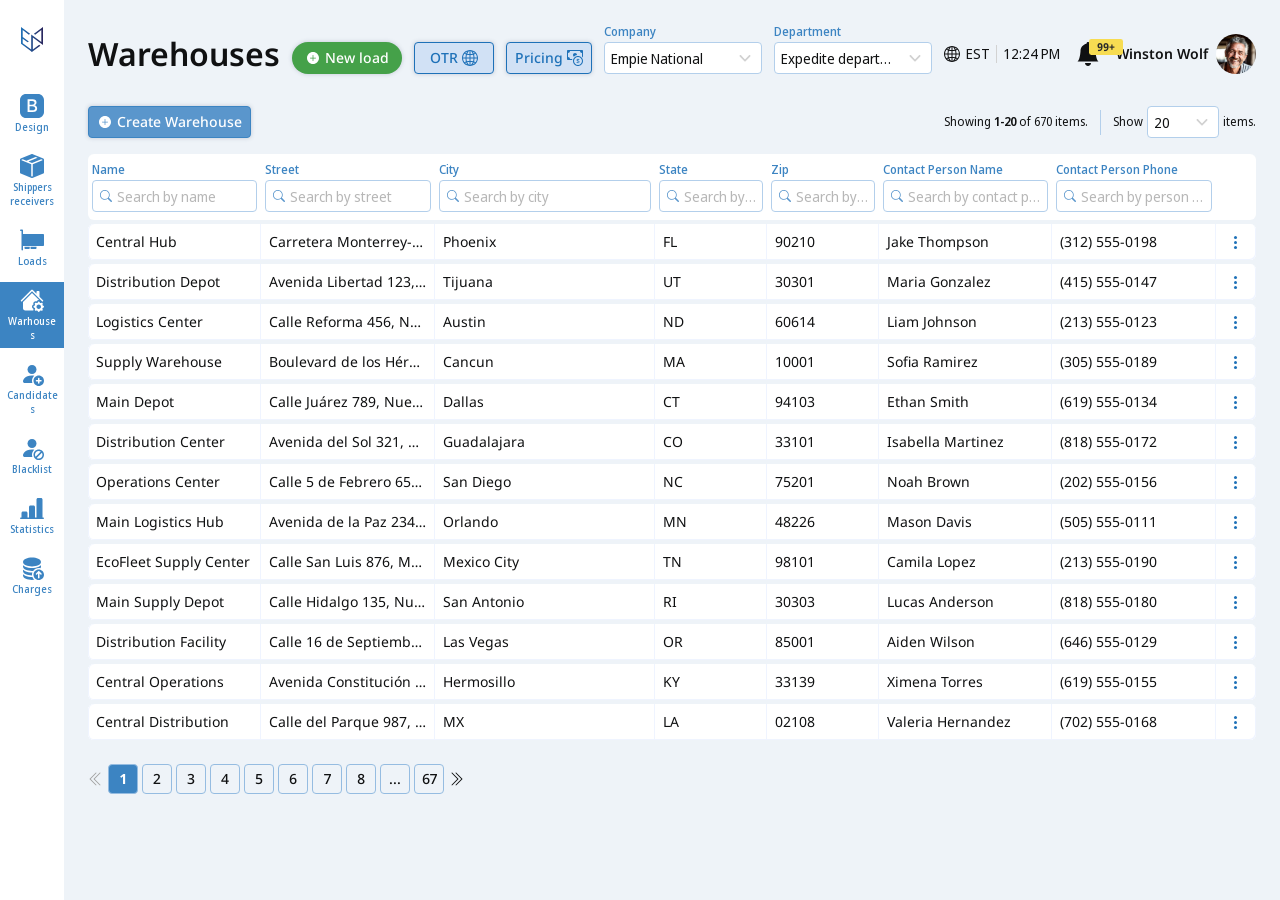
<file: warehouses.html>
<!DOCTYPE html>
<html lang="en">
<head>
    <meta charset="UTF-8">
    <meta name="viewport" content="width=device-width, initial-scale=1.0">
    <title>Warehouses — Empire</title>
    <link rel="preconnect" href="https://fonts.googleapis.com">
    <link rel="preconnect" href="https://fonts.gstatic.com" crossorigin>
    <link href="https://fonts.googleapis.com/css2?family=Noto+Sans+Display:wght@400;500;600&family=Noto+Sans:wdth,wght@87.5,700;100,400;100,500;100,600;100,700&display=swap" rel="stylesheet">
    <link rel="stylesheet" href="https://cdn.jsdelivr.net/npm/bootstrap@3.4.1/dist/css/bootstrap.min.css">
    <link rel="stylesheet" href="css/empire.css?v=ds7">
    <link rel="stylesheet" href="css/header.css?v=ds2">
    <link rel="stylesheet" href="css/warehouses.css?v=ds1">
    <link rel="stylesheet" href="css/toast.css?v=t2">
    <script>
        (function () {
            var theme = localStorage.getItem("emp-theme");
            if (theme === "dark" || theme === "light") {
                document.documentElement.setAttribute("data-theme", theme);
            }
        })();
    </script>
</head>
<body class="emp-app">

    <svg class="emp-sprite" aria-hidden="true">
        <symbol id="i-person" viewBox="0 0 12 12"><path fill="currentColor" d="M1 12C1 12 0 12 0 11C0 10 1 7 6 7C11 7 12 10 12 11C12 12 11 12 11 12H1Z"/><path fill="currentColor" d="M6 6C7.65685 6 9 4.65685 9 3C9 1.34315 7.65685 0 6 0C4.34315 0 3 1.34315 3 3C3 4.65685 4.34315 6 6 6Z"/></symbol>
        <symbol id="i-reply" viewBox="0 0 16 16"><path fill="currentColor" d="M5.92131 11.9003L1.35312 8.61889C0.882292 8.34142 0.882292 7.65858 1.35312 7.38111L5.92131 4.09969C6.39406 3.82109 7 4.15806 7 4.71858V6C8.5 6 13 6 14 14C11.5 9.5 7 10 7 10V11.2814C7 11.8419 6.39406 12.1789 5.92131 11.9003Z"/></symbol>
        <symbol id="i-plus" viewBox="0 0 16 16"><path d="M7 2h2v5h5v2H9v5H7V9H2V7h5V2z"/></symbol>
        <symbol id="i-x" viewBox="0 0 16 16"><path d="M3.2 2.2 8 7l4.8-4.8 1 1L9 8l4.8 4.8-1 1L8 9l-4.8 4.8-1-1L7 8 2.2 3.2l1-1z"/></symbol>
        <symbol id="i-x-lg" viewBox="0 0 24 24"><path fill="currentColor" d="M3.37658 3.37658C3.87868 2.87447 4.69275 2.87447 5.19485 3.37658L12 10.1817L18.8051 3.37658C19.3073 2.87447 20.1213 2.87447 20.6234 3.37658C21.1255 3.87868 21.1255 4.69275 20.6234 5.19485L13.8183 12L20.6234 18.8051C21.1255 19.3073 21.1255 20.1213 20.6234 20.6234C20.1213 21.1255 19.3073 21.1255 18.8051 20.6234L12 13.8183L5.19485 20.6234C4.69275 21.1255 3.87868 21.1255 3.37658 20.6234C2.87447 20.1213 2.87447 19.3073 3.37658 18.8051L10.1817 12L3.37658 5.19485C2.87447 4.69275 2.87447 3.87868 3.37658 3.37658Z"/></symbol>
        <symbol id="i-zoom-in" viewBox="0 0 24 24"><path fill="currentColor" fill-rule="evenodd" d="M9.75 18C14.3063 18 18 14.3063 18 9.75C18 5.19365 14.3063 1.5 9.75 1.5C5.19365 1.5 1.5 5.19365 1.5 9.75C1.5 14.3063 5.19365 18 9.75 18ZM19.5 9.75C19.5 15.1348 15.1348 19.5 9.75 19.5C4.36522 19.5 0 15.1348 0 9.75C0 4.36522 4.36522 0 9.75 0C15.1348 0 19.5 4.36522 19.5 9.75Z"/><path fill="currentColor" d="M15.5158 17.6132C15.5601 17.6732 15.6093 17.7307 15.6636 17.785L21.4393 23.5607C22.0251 24.1465 22.9749 24.1465 23.5607 23.5607C24.1465 22.9749 24.1465 22.0251 23.5607 21.4393L17.785 15.6636C17.7307 15.6093 17.6732 15.5601 17.6132 15.5158C17.0248 16.3169 16.3169 17.0248 15.5158 17.6132Z"/><path fill="currentColor" fill-rule="evenodd" d="M9.75 4.5C10.1642 4.5 10.5 4.83579 10.5 5.25V9H14.25C14.6642 9 15 9.33579 15 9.75C15 10.1642 14.6642 10.5 14.25 10.5H10.5V14.25C10.5 14.6642 10.1642 15 9.75 15C9.33579 15 9 14.6642 9 14.25V10.5H5.25C4.83579 10.5 4.5 10.1642 4.5 9.75C4.5 9.33579 4.83579 9 5.25 9H9V5.25C9 4.83579 9.33579 4.5 9.75 4.5Z"/></symbol>
        <symbol id="i-zoom-out" viewBox="0 0 24 24"><path fill="currentColor" fill-rule="evenodd" d="M9.75 18C14.3063 18 18 14.3063 18 9.75C18 5.19365 14.3063 1.5 9.75 1.5C5.19365 1.5 1.5 5.19365 1.5 9.75C1.5 14.3063 5.19365 18 9.75 18ZM19.5 9.75C19.5 15.1348 15.1348 19.5 9.75 19.5C4.36522 19.5 0 15.1348 0 9.75C0 4.36522 4.36522 0 9.75 0C15.1348 0 19.5 4.36522 19.5 9.75Z"/><path fill="currentColor" d="M15.5158 17.6132C15.5601 17.6732 15.6093 17.7307 15.6636 17.785L21.4393 23.5607C22.0251 24.1465 22.9749 24.1465 23.5607 23.5607C24.1465 22.9749 24.1465 22.0251 23.5607 21.4393L17.785 15.6636C17.7307 15.6093 17.6732 15.5601 17.6132 15.5158C17.0248 16.3169 16.3169 17.0248 15.5158 17.6132Z"/><path fill="currentColor" fill-rule="evenodd" d="M4.5 9.75C4.5 9.33579 4.83579 9 5.25 9H14.25C14.6642 9 15 9.33579 15 9.75C15 10.1642 14.6642 10.5 14.25 10.5H5.25C4.83579 10.5 4.5 10.1642 4.5 9.75Z"/></symbol>
        <symbol id="i-play" viewBox="0 0 24 24"><path fill="currentColor" d="M18.8946 13.0449L9.34919 18.5827C8.53875 19.0529 7.5 18.4842 7.5 17.5383V6.46269C7.5 5.51674 8.53875 4.94806 9.34919 5.41824L18.8946 10.956C19.7018 11.4243 19.7018 12.5767 18.8946 13.0449Z"/></symbol>
        <symbol id="i-play-lg" viewBox="0 0 40 40"><path fill="currentColor" d="M31.4911 21.7416L15.582 30.9712C14.2313 31.7549 12.5 30.8071 12.5 29.2305V10.7711C12.5 9.19456 14.2313 8.24677 15.582 9.0304L31.4911 18.2601C32.8363 19.0405 32.8363 20.9611 31.4911 21.7416Z"/></symbol>
        <symbol id="i-volume" viewBox="0 0 24 24"><path fill="currentColor" d="M17.3033 21.0156C19.6106 18.7083 21.0377 15.5208 21.0377 12C21.0377 8.47919 19.6106 5.29169 17.3033 2.98439L16.2426 4.04505C18.2785 6.0809 19.5377 8.8934 19.5377 12C19.5377 15.1066 18.2785 17.9191 16.2426 19.955L17.3033 21.0156Z"/><path fill="currentColor" d="M15.182 18.8943C16.9464 17.1299 18.0377 14.6924 18.0377 12C18.0377 9.30761 16.9464 6.87011 15.182 5.10571L14.1213 6.16637C15.6143 7.65933 16.5377 9.72183 16.5377 12C16.5377 14.2782 15.6143 16.3407 14.1213 17.8336L15.182 18.8943Z"/><path fill="currentColor" d="M13.0607 16.773C14.2822 15.5515 15.0377 13.864 15.0377 12C15.0377 10.136 14.2822 8.44854 13.0607 7.22703L12 8.28769C12.9501 9.23775 13.5377 10.5503 13.5377 12C13.5377 13.4497 12.9501 14.7622 12 15.7123L13.0607 16.773Z"/><path fill="currentColor" d="M10.0749 5.32403C10.3347 5.44892 10.5 5.7117 10.5 6.00001V18C10.5 18.2883 10.3347 18.5511 10.0749 18.676C9.81504 18.8009 9.50661 18.7658 9.28148 18.5857L5.73691 15.75H2.25C1.83579 15.75 1.5 15.4142 1.5 15V9.00001C1.5 8.58579 1.83579 8.25001 2.25 8.25001H5.73691L9.28148 5.41436C9.50661 5.23425 9.81504 5.19914 10.0749 5.32403Z"/></symbol>
        <symbol id="i-dots" viewBox="0 0 24 24"><path fill="currentColor" d="M14.25 19.5C14.25 20.7426 13.2426 21.75 12 21.75C10.7574 21.75 9.75 20.7426 9.75 19.5C9.75 18.2574 10.7574 17.25 12 17.25C13.2426 17.25 14.25 18.2574 14.25 19.5ZM14.25 12C14.25 13.2426 13.2426 14.25 12 14.25C10.7574 14.25 9.75 13.2426 9.75 12C9.75 10.7574 10.7574 9.75 12 9.75C13.2426 9.75 14.25 10.7574 14.25 12ZM14.25 4.5C14.25 5.74264 13.2426 6.75 12 6.75C10.7574 6.75 9.75 5.74264 9.75 4.5C9.75 3.25736 10.7574 2.25 12 2.25C13.2426 2.25 14.25 3.25736 14.25 4.5Z"/></symbol>
        <symbol id="i-expand" viewBox="0 0 24 24"><g transform="translate(0.038 15.037)"><path fill="currentColor" fill-rule="evenodd" d="M8.70495 0.21967C8.41206 -0.0732233 7.93718 -0.0732233 7.64429 0.21967L1.5 6.36396L1.5 2.2123C1.5 1.79809 1.16421 1.4623 0.750001 1.4623C0.335788 1.4623 0 1.79809 5.05762e-07 2.2123L0 8.17462C0 8.58883 0.335788 8.92462 0.750001 8.92462L6.71225 8.92462C7.12647 8.92462 7.46225 8.58883 7.46225 8.17462C7.46225 7.7604 7.12647 7.42462 6.71225 7.42462L2.56066 7.42462L8.70495 1.28033C8.99784 0.987437 8.99784 0.512563 8.70495 0.21967Z"/></g><g transform="translate(23.962 8.963) scale(-1 -1)"><path fill="currentColor" fill-rule="evenodd" d="M8.70495 0.21967C8.41206 -0.0732233 7.93718 -0.0732233 7.64429 0.21967L1.5 6.36396L1.5 2.2123C1.5 1.79809 1.16421 1.4623 0.750001 1.4623C0.335788 1.4623 0 1.79809 5.05762e-07 2.2123L0 8.17462C0 8.58883 0.335788 8.92462 0.750001 8.92462L6.71225 8.92462C7.12647 8.92462 7.46225 8.58883 7.46225 8.17462C7.46225 7.7604 7.12647 7.42462 6.71225 7.42462L2.56066 7.42462L8.70495 1.28033C8.99784 0.987437 8.99784 0.512563 8.70495 0.21967Z"/></g></symbol>
        <symbol id="i-fullscreen" viewBox="0 0 24 24"><g transform="translate(0.038 15.037)"><path fill="currentColor" fill-rule="evenodd" d="M8.70495 0.21967C8.41206 -0.0732233 7.93718 -0.0732233 7.64429 0.21967L1.5 6.36396L1.5 2.2123C1.5 1.79809 1.16421 1.4623 0.750001 1.4623C0.335788 1.4623 0 1.79809 5.05762e-07 2.2123L0 8.17462C0 8.58883 0.335788 8.92462 0.750001 8.92462L6.71225 8.92462C7.12647 8.92462 7.46225 8.58883 7.46225 8.17462C7.46225 7.7604 7.12647 7.42462 6.71225 7.42462L2.56066 7.42462L8.70495 1.28033C8.99784 0.987437 8.99784 0.512563 8.70495 0.21967Z"/></g><g transform="translate(23.962 15.037) scale(-1 1)"><path fill="currentColor" fill-rule="evenodd" d="M8.70495 0.21967C8.41206 -0.0732233 7.93718 -0.0732233 7.64429 0.21967L1.5 6.36396L1.5 2.2123C1.5 1.79809 1.16421 1.4623 0.750001 1.4623C0.335788 1.4623 0 1.79809 5.05762e-07 2.2123L0 8.17462C0 8.58883 0.335788 8.92462 0.750001 8.92462L6.71225 8.92462C7.12647 8.92462 7.46225 8.58883 7.46225 8.17462C7.46225 7.7604 7.12647 7.42462 6.71225 7.42462L2.56066 7.42462L8.70495 1.28033C8.99784 0.987437 8.99784 0.512563 8.70495 0.21967Z"/></g><g transform="translate(23.962 8.963) scale(-1 -1)"><path fill="currentColor" fill-rule="evenodd" d="M8.70495 0.21967C8.41206 -0.0732233 7.93718 -0.0732233 7.64429 0.21967L1.5 6.36396L1.5 2.2123C1.5 1.79809 1.16421 1.4623 0.750001 1.4623C0.335788 1.4623 0 1.79809 5.05762e-07 2.2123L0 8.17462C0 8.58883 0.335788 8.92462 0.750001 8.92462L6.71225 8.92462C7.12647 8.92462 7.46225 8.58883 7.46225 8.17462C7.46225 7.7604 7.12647 7.42462 6.71225 7.42462L2.56066 7.42462L8.70495 1.28033C8.99784 0.987437 8.99784 0.512563 8.70495 0.21967Z"/></g><g transform="translate(0.038 8.963) scale(1 -1)"><path fill="currentColor" fill-rule="evenodd" d="M8.70495 0.21967C8.41206 -0.0732233 7.93718 -0.0732233 7.64429 0.21967L1.5 6.36396L1.5 2.2123C1.5 1.79809 1.16421 1.4623 0.750001 1.4623C0.335788 1.4623 0 1.79809 5.05762e-07 2.2123L0 8.17462C0 8.58883 0.335788 8.92462 0.750001 8.92462L6.71225 8.92462C7.12647 8.92462 7.46225 8.58883 7.46225 8.17462C7.46225 7.7604 7.12647 7.42462 6.71225 7.42462L2.56066 7.42462L8.70495 1.28033C8.99784 0.987437 8.99784 0.512563 8.70495 0.21967Z"/></g></symbol>
        <symbol id="i-chevron" viewBox="0 0 16 16"><path d="M3.2 5.5 8 10.3l4.8-4.8 1 1L8 12.3 2.2 6.5l1-1z"/></symbol>
        <symbol id="i-chevron-sm" viewBox="0 0 16 16"><path fill="currentColor" fill-rule="evenodd" d="M4.09012 6.09298C4.21028 5.969 4.4051 5.969 4.52526 6.09298L8 9.67802L11.4747 6.09298C11.5949 5.969 11.7897 5.969 11.9099 6.09298C12.03 6.21695 12.03 6.41796 11.9099 6.54194L8.21757 10.3515C8.09741 10.4754 7.90259 10.4754 7.78243 10.3515L4.09012 6.54194C3.96996 6.41796 3.96996 6.21695 4.09012 6.09298Z"/><path fill="currentColor" fill-rule="evenodd" d="M3.80289 5.81459C4.08021 5.52847 4.53517 5.52847 4.81249 5.81459L8 9.10329L11.1875 5.81459C11.4648 5.52847 11.9198 5.52847 12.1971 5.81459C12.4676 6.0937 12.4676 6.54121 12.1971 6.82032L11.9099 6.54194L12.1971 6.82032L8.5048 10.6298C8.22748 10.916 7.77252 10.916 7.4952 10.6298L3.80289 6.82032C3.53237 6.54121 3.53237 6.0937 3.80289 5.81459"/></symbol>
        <symbol id="i-folder" viewBox="0 0 16 16"><path fill="currentColor" d="M9.82843 3H13.8099C14.986 3 15.9082 4.00984 15.8017 5.18107L15.1654 12.1811C15.0717 13.2112 14.208 14 13.1736 14H2.82643C1.79202 14 0.928294 13.2112 0.834643 12.1811L0.19828 5.18107C0.154224 4.69646 0.286278 4.23948 0.539556 3.87023L0.5 3C0.5 1.89543 1.39543 1 2.5 1H6.17157C6.70201 1 7.21071 1.21071 7.58579 1.58579L8.41421 2.41421C8.78929 2.78929 9.29799 3 9.82843 3ZM1.50647 3.11964C1.71927 3.04231 1.94935 3 2.19007 3H7.58579L6.87868 2.29289C6.69114 2.10536 6.43679 2 6.17157 2H2.5C1.95402 2 1.51024 2.43755 1.50017 2.98112L1.50647 3.11964Z"/></symbol>
        <symbol id="i-chevron-left" viewBox="0 0 16 16"><path fill="currentColor" fill-rule="evenodd" d="M8.35355 1.64645C8.54882 1.84171 8.54882 2.15829 8.35355 2.35355L2.70711 8L8.35355 13.6464C8.54882 13.8417 8.54882 14.1583 8.35355 14.3536C8.15829 14.5488 7.84171 14.5488 7.64645 14.3536L1.64645 8.35355C1.45118 8.15829 1.45118 7.84171 1.64645 7.64645L7.64645 1.64645C7.84171 1.45118 8.15829 1.45118 8.35355 1.64645Z"/><path fill="currentColor" fill-rule="evenodd" d="M12.3536 1.64645C12.5488 1.84171 12.5488 2.15829 12.3536 2.35355L6.70711 8L12.3536 13.6464C12.5488 13.8417 12.5488 14.1583 12.3536 14.3536C12.1583 14.5488 11.8417 14.5488 11.6464 14.3536L5.64645 8.35355C5.45118 8.15829 5.45118 7.84171 5.64645 7.64645L11.6464 1.64645C11.8417 1.45118 12.1583 1.45118 12.3536 1.64645Z"/></symbol>
        <symbol id="i-chevron-right" viewBox="0 0 16 16"><path fill="currentColor" fill-rule="evenodd" d="M3.64645 1.64645C3.84171 1.45118 4.15829 1.45118 4.35355 1.64645L10.3536 7.64645C10.5488 7.84171 10.5488 8.15829 10.3536 8.35355L4.35355 14.3536C4.15829 14.5488 3.84171 14.5488 3.64645 14.3536C3.45118 14.1583 3.45118 13.8417 3.64645 13.6464L9.29289 8L3.64645 2.35355C3.45118 2.15829 3.45118 1.84171 3.64645 1.64645Z"/><path fill="currentColor" fill-rule="evenodd" d="M7.64645 1.64645C7.84171 1.45118 8.15829 1.45118 8.35355 1.64645L14.3536 7.64645C14.5488 7.84171 14.5488 8.15829 14.3536 8.35355L8.35355 14.3536C8.15829 14.5488 7.84171 14.5488 7.64645 14.3536C7.45118 14.1583 7.45118 13.8417 7.64645 13.6464L13.2929 8L7.64645 2.35355C7.45118 2.15829 7.45118 1.84171 7.64645 1.64645Z"/></symbol>
        <symbol id="i-search" viewBox="0 0 16 16"><path d="M7 1.5a5.5 5.5 0 0 1 4.4 8.8l3 3-1.1 1.1-3-3A5.5 5.5 0 1 1 7 1.5zm0 2a3.5 3.5 0 1 0 0 7 3.5 3.5 0 0 0 0-7z"/></symbol>
        <symbol id="i-input-search" viewBox="0 0 14 14"><path fill="currentColor" d="M10.2744 9.0509C10.9663 8.10889 11.375 6.94592 11.375 5.6875C11.375 2.54638 8.82862 0 5.6875 0C2.54638 0 0 2.54638 0 5.6875C0 8.82862 2.54638 11.375 5.6875 11.375C6.94626 11.375 8.10951 10.9661 9.05166 10.2738L9.0509 10.2744C9.07671 10.3094 9.10545 10.3429 9.13713 10.3746L12.5063 13.7437C12.848 14.0854 13.402 14.0854 13.7437 13.7437C14.0854 13.402 14.0854 12.848 13.7437 12.5063L10.3746 9.13713C10.3429 9.10545 10.3094 9.07671 10.2744 9.0509ZM10.5 5.6875C10.5 8.34537 8.34537 10.5 5.6875 10.5C3.02963 10.5 0.875 8.34537 0.875 5.6875C0.875 3.02963 3.02963 0.875 5.6875 0.875C8.34537 0.875 10.5 3.02963 10.5 5.6875Z"/></symbol>
        <symbol id="i-input-search-sm" viewBox="0 0 12 12"><path fill="currentColor" d="M8.80662 7.75792C9.39969 6.95048 9.75 5.95365 9.75 4.875C9.75 2.18261 7.56739 0 4.875 0C2.18261 0 0 2.18261 0 4.875C0 7.56739 2.18261 9.75 4.875 9.75C5.95394 9.75 6.95101 9.3995 7.75856 8.80614L7.75792 8.80662C7.78004 8.83661 7.80467 8.86533 7.83182 8.89248L10.7197 11.7803C11.0126 12.0732 11.4874 12.0732 11.7803 11.7803C12.0732 11.4874 12.0732 11.0126 11.7803 10.7197L8.89248 7.83182C8.86533 7.80467 8.83661 7.78004 8.80662 7.75792ZM9 4.875C9 7.15317 7.15317 9 4.875 9C2.59683 9 0.75 7.15317 0.75 4.875C0.75 2.59683 2.59683 0.75 4.875 0.75C7.15317 0.75 9 2.59683 9 4.875Z"/></symbol>
        <symbol id="i-input-chevron" viewBox="0 0 20 20"><path fill="currentColor" fill-rule="evenodd" d="M5.11265 7.61622C5.26285 7.46125 5.50638 7.46125 5.65658 7.61622L10 12.0975L14.3434 7.61622C14.4936 7.46125 14.7371 7.46125 14.8873 7.61622C15.0376 7.77119 15.0376 8.02245 14.8873 8.17742L10.272 12.9393C10.1218 13.0943 9.87824 13.0943 9.72804 12.9393L5.11265 8.17742C4.96245 8.02245 4.96245 7.77119 5.11265 7.61622Z"/><path fill="currentColor" fill-rule="evenodd" d="M4.75362 7.26824C5.10027 6.91058 5.66896 6.91058 6.01561 7.26824L10 11.3791L13.9844 7.26824C14.331 6.91058 14.8997 6.91058 15.2464 7.26824C15.5845 7.61713 15.5845 8.17651 15.2464 8.52541L14.8873 8.17742M14.8873 8.17742L15.2464 8.52541L10.631 13.2873C10.2843 13.645 9.71565 13.645 9.369 13.2873L4.75362 8.52541C4.41546 8.17651 4.41546 7.61713 4.75362 7.26824"/></symbol>
        <symbol id="i-chip-x" viewBox="0 0 16 16"><path fill="currentColor" d="M2.25105 2.25105C2.58579 1.91632 3.1285 1.91632 3.46323 2.25105L8 6.78782L12.5368 2.25105C12.8715 1.91632 13.4142 1.91632 13.7489 2.25105C14.0837 2.58579 14.0837 3.1285 13.7489 3.46323L9.21218 8L13.7489 12.5368C14.0837 12.8715 14.0837 13.4142 13.7489 13.7489C13.4142 14.0837 12.8715 14.0837 12.5368 13.7489L8 9.21218L3.46323 13.7489C3.1285 14.0837 2.58579 14.0837 2.25105 13.7489C1.91632 13.4142 1.91632 12.8715 2.25105 12.5368L6.78782 8L2.25105 3.46323C1.91632 3.1285 1.91632 2.58579 2.25105 2.25105Z"/></symbol>
<symbol id="i-question" viewBox="0 0 24 24"><path fill="currentColor" d="M6.80977 0.21967C6.95042 0.0790176 7.14118 0 7.3401 0H16.6599C16.8588 0 17.0496 0.0790176 17.1902 0.21967L23.7803 6.80977C23.921 6.95042 24 7.14118 24 7.3401V16.6599C24 16.8588 23.921 17.0496 23.7803 17.1902L17.1902 23.7803C17.0496 23.921 16.8588 24 16.6599 24H7.3401C7.14118 24 6.95042 23.921 6.80977 23.7803L0.21967 17.1902C0.0790176 17.0496 0 16.8588 0 16.6599V7.3401C0 7.14118 0.0790176 6.95042 0.21967 6.80977L6.80977 0.21967ZM7.65076 1.5L1.5 7.65076V16.3492L7.65076 22.5H16.3492L22.5 16.3492V7.65076L16.3492 1.5H7.65076Z"/><path fill="currentColor" d="M7.88267 8.67922C7.87128 8.88355 8.03986 9.04907 8.2445 9.04907H9.48123C9.68834 9.04907 9.85302 8.88019 9.88084 8.67496C10.0143 7.69077 10.6898 6.97339 11.8938 6.97339C12.9221 6.97339 13.8648 7.48755 13.8648 8.72534C13.8648 9.67749 13.303 10.1155 12.4175 10.782C11.4082 11.5151 10.6084 12.3721 10.6656 13.7622L10.67 14.0874C10.6728 14.2925 10.8399 14.4573 11.045 14.4573H12.2615C12.4686 14.4573 12.6365 14.2894 12.6365 14.0823V13.9241C12.6365 12.8481 13.0459 12.5339 14.1504 11.696C15.0645 11.001 16.0166 10.2297 16.0166 8.61108C16.0166 6.34497 14.1028 5.25 12.0081 5.25C10.1075 5.25 8.02446 6.13592 7.88267 8.67922ZM10.218 17.3232C10.218 18.123 10.856 18.7134 11.732 18.7134C12.646 18.7134 13.2744 18.123 13.2744 17.3232C13.2744 16.4949 12.646 15.9141 11.732 15.9141C10.856 15.9141 10.218 16.4949 10.218 17.3232Z"/></symbol>
        <symbol id="i-info" viewBox="0 0 16 16"><path d="M8 1.5a6.5 6.5 0 1 1 0 13 6.5 6.5 0 0 1 0-13zM7.2 7h1.6v5H7.2V7zm0-2.5h1.6V6H7.2V4.5z"/></symbol>
        <symbol id="i-info-fill" viewBox="0 0 14 14"><path fill="currentColor" d="M7 0C10.866 0 14 3.13401 14 7C14 10.866 10.866 14 7 14C3.13401 14 0 10.866 0 7C0 3.13401 3.13401 0 7 0ZM6.99902 6.125C6.75066 6.125 6.54229 6.31342 6.51758 6.56055V9.62891C6.47096 10.0951 6.53054 10.5 6.99902 10.5C7.46705 10.4998 7.48406 10.0977 7.4375 9.63184V6.5625C7.4128 6.31549 7.24719 6.12518 6.99902 6.125ZM7 3.5C6.51675 3.5 6.125 3.89175 6.125 4.375C6.125 4.85825 6.51675 5.25 7 5.25C7.48325 5.25 7.875 4.85825 7.875 4.375C7.875 3.89175 7.48325 3.5 7 3.5Z"/></symbol>
        <symbol id="i-check" viewBox="0 0 20 20"><path fill="currentColor" d="M13.712 6.21209C14.0782 5.84597 14.6717 5.84597 15.0379 6.21209C15.3995 6.57371 15.4039 7.15727 15.0512 7.52434L10.0609 13.7622C10.0537 13.7712 10.046 13.7798 10.0379 13.7879C9.67175 14.154 9.07816 14.154 8.71204 13.7879L5.40398 10.4799C5.03787 10.1137 5.03787 9.52015 5.40398 9.15403C5.7701 8.78791 6.36369 8.78791 6.72981 9.15403L9.34671 11.7709L13.6872 6.24013C13.6949 6.23029 13.7032 6.22093 13.712 6.21209Z"/></symbol>
        <symbol id="i-cursor" viewBox="0 0 14 14"><path fill="currentColor" d="M13.2929 11.9683C13.6834 11.5778 13.6834 10.9446 13.2929 10.5541L11.0968 8.35801C10.7063 7.96749 10.7063 7.33432 11.0968 6.9438L12.7578 5.28284C13.2948 4.74585 13.0608 3.82982 12.3321 3.61614L1.75579 0.514852C0.996979 0.292345 0.29232 0.996988 0.514808 1.75581L3.61581 12.3321C3.82947 13.0608 4.74547 13.2948 5.28248 12.7579L6.9438 11.0967C7.33433 10.7062 7.96746 10.7063 8.35797 11.0968L10.5541 13.2929C10.9446 13.6834 11.5778 13.6834 11.9683 13.2929L13.2929 11.9683Z"/></symbol>
        <symbol id="i-info-circle" viewBox="0 0 16 16"><path fill="currentColor" d="M8 15C4.13401 15 1 11.866 1 8C1 4.13401 4.13401 1 8 1C11.866 1 15 4.13401 15 8C15 11.866 11.866 15 8 15ZM8 16C12.4183 16 16 12.4183 16 8C16 3.58172 12.4183 0 8 0C3.58172 0 0 3.58172 0 8C0 12.4183 3.58172 16 8 16Z"/><path fill="currentColor" d="M8.9307 6.58789L6.63969 6.875L6.55766 7.25586L7.00883 7.33789C7.3018 7.4082 7.36039 7.51367 7.29594 7.80664L6.55766 11.2754C6.3643 12.1719 6.66313 12.5938 7.36625 12.5938C7.91117 12.5938 8.54398 12.3418 8.83109 11.9961L8.91898 11.5801C8.71977 11.7559 8.4268 11.8262 8.23344 11.8262C7.95805 11.8262 7.85844 11.6328 7.92875 11.293L8.9307 6.58789Z"/><path fill="currentColor" d="M9 4.5C9 5.05228 8.55229 5.5 8 5.5C7.44772 5.5 7 5.05228 7 4.5C7 3.94772 7.44772 3.5 8 3.5C8.55229 3.5 9 3.94772 9 4.5Z"/></symbol>
        <symbol id="i-info-circle-fill" viewBox="0 0 16 16"><path fill="currentColor" d="M8 0C12.4183 0 16 3.58172 16 8C16 12.4183 12.4183 16 8 16C3.58172 16 0 12.4183 0 8C0 3.58172 3.58172 0 8 0ZM7.99805 7C7.71452 7.00021 7.47665 7.21497 7.44824 7.49707V11.0049C7.39498 11.5375 7.46303 11.9998 7.99805 12C8.53334 12 8.55323 11.5404 8.5 11.0078V7.5C8.47176 7.21757 8.28189 7 7.99805 7ZM8 4C7.44772 4 7 4.44772 7 5C7 5.55228 7.44772 6 8 6C8.55228 6 9 5.55228 9 5C9 4.44772 8.55228 4 8 4Z"/></symbol>
        <symbol id="i-warn-fill" viewBox="0 0 16 16"><path fill="currentColor" d="M16 8C16 12.4183 12.4183 16 8 16C3.58172 16 0 12.4183 0 8C0 3.58172 3.58172 0 8 0C12.4183 0 16 3.58172 16 8ZM8 4C7.46459 4 7.04623 4.46229 7.0995 4.99504L7.45025 8.50248C7.47849 8.78492 7.71616 9 8 9C8.28384 9 8.52151 8.78492 8.54975 8.50248L8.9005 4.99504C8.95377 4.46228 8.53541 4 8 4ZM8.00154 10C7.44926 10 7.00154 10.4477 7.00154 11C7.00154 11.5523 7.44926 12 8.00154 12C8.55383 12 9.00154 11.5523 9.00154 11C9.00154 10.4477 8.55383 10 8.00154 10Z"/></symbol>
        <symbol id="i-error-fill" viewBox="0 0 16 16"><path fill="currentColor" d="M8.98151 1.56642C8.53763 0.811193 7.46546 0.811193 7.02158 1.56642L0.164626 13.2331C-0.292407 14.0107 0.256279 15 1.14459 15H14.8585C15.7468 15 16.2955 14.0107 15.8385 13.2331L8.98151 1.56642ZM8 5C8.53541 5 8.95377 5.46228 8.9005 5.99504L8.54975 9.50248C8.52151 9.78492 8.28384 10 8 10C7.71616 10 7.47849 9.78492 7.45025 9.50248L7.0995 5.99504C7.04623 5.46229 7.46459 5 8 5ZM8.00154 11C8.55383 11 9.00154 11.4477 9.00154 12C9.00154 12.5523 8.55383 13 8.00154 13C7.44926 13 7.00154 12.5523 7.00154 12C7.00154 11.4477 7.44926 11 8.00154 11Z"/></symbol>
        <symbol id="i-success-fill" viewBox="0 0 16 16"><path fill="currentColor" d="M16 8C16 12.4183 12.4183 16 8 16C3.58172 16 0 12.4183 0 8C0 3.58172 3.58172 0 8 0C12.4183 0 16 3.58172 16 8ZM12.0303 4.96967C11.7374 4.67678 11.2626 4.67678 10.9697 4.96967C10.9626 4.97674 10.9559 4.98424 10.9498 4.9921L7.4774 9.41674L5.38388 7.32322C5.09098 7.03033 4.61611 7.03033 4.32322 7.32322C4.03032 7.61612 4.03032 8.09099 4.32322 8.38388L6.96966 11.0303C7.26256 11.3232 7.73743 11.3232 8.03032 11.0303C8.03685 11.0238 8.043 11.0169 8.04876 11.0097L12.041 6.01947C12.3232 5.72582 12.3196 5.25897 12.0303 4.96967Z"/></symbol>
        <symbol id="i-calendar" viewBox="0 0 16 16"><path d="M4 1.5h1.5V3h5V1.5H12V3h1.5A1.5 1.5 0 0 1 15 4.5v9A1.5 1.5 0 0 1 13.5 15h-11A1.5 1.5 0 0 1 1 13.5v-9A1.5 1.5 0 0 1 2.5 3H4V1.5zM2.5 6v7.5h11V6h-11z"/></symbol>
        <symbol id="i-calendar-fill" viewBox="0 0 18 18"><path fill="currentColor" d="M4.5 0.5625C4.5 0.25184 4.24816 0 3.9375 0C3.62684 0 3.375 0.25184 3.375 0.5625V1.125H2.25C1.00736 1.125 0 2.13236 0 3.375V4.5H18V3.375C18 2.13236 16.9926 1.125 15.75 1.125H14.625V0.5625C14.625 0.25184 14.3732 0 14.0625 0C13.7518 0 13.5 0.25184 13.5 0.5625V1.125H4.5V0.5625Z"/><path fill="currentColor" d="M18 15.75V5.625H0V15.75C0 16.9926 1.00736 18 2.25 18H15.75C16.9926 18 18 16.9926 18 15.75ZM10.6875 7.875H11.8125C12.1232 7.875 12.375 8.12684 12.375 8.4375V9.5625C12.375 9.87316 12.1232 10.125 11.8125 10.125H10.6875C10.3768 10.125 10.125 9.87316 10.125 9.5625V8.4375C10.125 8.12684 10.3768 7.875 10.6875 7.875ZM14.0625 7.875H15.1875C15.4982 7.875 15.75 8.12684 15.75 8.4375V9.5625C15.75 9.87316 15.4982 10.125 15.1875 10.125H14.0625C13.7518 10.125 13.5 9.87316 13.5 9.5625V8.4375C13.5 8.12684 13.7518 7.875 14.0625 7.875ZM2.25 11.8125C2.25 11.5018 2.50184 11.25 2.8125 11.25H3.9375C4.24816 11.25 4.5 11.5018 4.5 11.8125V12.9375C4.5 13.2482 4.24816 13.5 3.9375 13.5H2.8125C2.50184 13.5 2.25 13.2482 2.25 12.9375V11.8125ZM6.1875 11.25H7.3125C7.62316 11.25 7.875 11.5018 7.875 11.8125V12.9375C7.875 13.2482 7.62316 13.5 7.3125 13.5H6.1875C5.87684 13.5 5.625 13.2482 5.625 12.9375V11.8125C5.625 11.5018 5.87684 11.25 6.1875 11.25Z"/></symbol>
        <symbol id="i-date-prev" viewBox="0 0 16 16"><path fill="currentColor" fill-rule="evenodd" d="M10.8536 1.64645C11.0488 1.84171 11.0488 2.15829 10.8536 2.35355L5.20711 8L10.8536 13.6464C11.0488 13.8417 11.0488 14.1583 10.8536 14.3536C10.6583 14.5488 10.3417 14.5488 10.1464 14.3536L4.14645 8.35355C3.95118 8.15829 3.95118 7.84171 4.14645 7.64645L10.1464 1.64645C10.3417 1.45118 10.6583 1.45118 10.8536 1.64645Z"/></symbol>
        <symbol id="i-date-next" viewBox="0 0 16 16"><path fill="currentColor" fill-rule="evenodd" d="M5.14645 1.64645C5.34171 1.45118 5.65829 1.45118 5.85355 1.64645L11.8536 7.64645C12.0488 7.84171 12.0488 8.15829 11.8536 8.35355L5.85355 14.3536C5.65829 14.5488 5.34171 14.5488 5.14645 14.3536C4.95118 14.1583 4.95118 13.8417 5.14645 13.6464L10.7929 8L5.14645 2.35355C4.95118 2.15829 4.95118 1.84171 5.14645 1.64645Z"/></symbol>
        <symbol id="i-sort" viewBox="0 0 7 12"><path fill="#A5A5A5" fill-rule="evenodd" d="M6.61013 3.624C6.51455 3.71855 6.35958 3.71855 6.26399 3.624L3.5 0.88964L0.736006 3.624C0.640423 3.71855 0.485452 3.71855 0.389869 3.624C0.294286 3.52944 0.294286 3.37613 0.389869 3.28157L3.32693 0.376004C3.42252 0.281446 3.57749 0.281446 3.67307 0.376004L6.61013 3.28157C6.70571 3.37613 6.70571 3.52944 6.61013 3.624Z"/><path fill="#D2D2D2" fill-rule="evenodd" d="M0.389869 8.376C0.485452 8.28145 0.640422 8.28145 0.736005 8.376L3.5 11.1104L6.26399 8.376C6.35958 8.28145 6.51455 8.28145 6.61013 8.376C6.70571 8.47056 6.70571 8.62387 6.61013 8.71843L3.67307 11.624C3.57748 11.7186 3.42251 11.7186 3.32693 11.624L0.389869 8.71843C0.294286 8.62387 0.294286 8.47056 0.389869 8.376Z"/></symbol>
        <symbol id="nav-load-board" viewBox="0 0 24 24"><g>
        <g>
        <path d="M11.2939 3.5C11.2939 2.39543 10.3984 1.5 9.29388 1.5H3.5C2.39543 1.5 1.5 2.39543 1.5 3.5V8.93688C1.5 10.0414 2.39543 10.9369 3.5 10.9369H9.29388C10.3984 10.9369 11.2939 10.0414 11.2939 8.93688V3.5Z" fill="currentColor"/>
        <path d="M22.5 3.5C22.5 2.39543 21.6046 1.5 20.5 1.5H14.7061C13.6016 1.5 12.7061 2.39543 12.7061 3.5V8.93688C12.7061 10.0414 13.6016 10.9369 14.7061 10.9369H20.5C21.6046 10.9369 22.5 10.0414 22.5 8.93688V3.5Z" fill="currentColor"/>
        <path d="M11.2939 14.2769C11.2939 13.1724 10.3984 12.2769 9.29388 12.2769H3.5C2.39543 12.2769 1.5 13.1724 1.5 14.2769V20.5C1.5 21.6046 2.39543 22.5 3.5 22.5H9.29388C10.3984 22.5 11.2939 21.6046 11.2939 20.5V14.2769Z" fill="currentColor"/>
        <path d="M22.5 14.2769C22.5 13.1724 21.6046 12.2769 20.5 12.2769H14.7061C13.6016 12.2769 12.7061 13.1724 12.7061 14.2769V20.5C12.7061 21.6046 13.6016 22.5 14.7061 22.5H20.5C21.6046 22.5 22.5 21.6046 22.5 20.5V14.2769Z" fill="currentColor"/>
        </g>
        </g></symbol>
        <symbol id="nav-brokers" viewBox="0 0 24 24"><g>
        <path d="M18 0H6C4.34315 0 3 1.34314 3 3V21C3 22.6569 4.34315 24 6 24H18C19.6569 24 21 22.6569 21 21V3C21 1.34315 19.6569 0 18 0ZM16.5 10.5C16.5 12.9853 14.4853 15 12 15C9.51472 15 7.5 12.9853 7.5 10.5C7.5 8.01472 9.51472 6 12 6C14.4853 6 16.5 8.01472 16.5 10.5ZM12.0001 16.5C15.935 16.5 18.2184 17.7387 19.5 19.133V21C19.5 21.8284 18.8284 22.5 18 22.5H6C5.17157 22.5 4.5 21.8284 4.5 21V19.1331C5.7816 17.7388 8.06497 16.5 12.0001 16.5Z" fill="currentColor"/>
        </g></symbol>
        <symbol id="nav-broker-agents" viewBox="0 0 24 24"><g>
        <path d="M3 3C3 1.34315 4.34315 0 6 0H18C19.6569 0 21 1.34315 21 3V21C21 22.6569 19.6569 24 18 24H6C4.34315 24 3 22.6569 3 21V3ZM9.75 3C9.33579 3 9 3.33579 9 3.75C9 4.16421 9.33579 4.5 9.75 4.5H14.25C14.6642 4.5 15 4.16421 15 3.75C15 3.33579 14.6642 3 14.25 3H9.75ZM12 16.5C14.4853 16.5 16.5 14.4853 16.5 12C16.5 9.51472 14.4853 7.5 12 7.5C9.51472 7.5 7.5 9.51472 7.5 12C7.5 14.4853 9.51472 16.5 12 16.5ZM19.5 20.633C18.2184 19.2387 15.935 18 12.0001 18C8.06497 18 5.7816 19.2388 4.5 20.6331V21C4.5 21.8284 5.17157 22.5 6 22.5H18C18.8284 22.5 19.5 21.8284 19.5 21V20.633Z" fill="currentColor"/>
        </g></symbol>
        <symbol id="nav-owners" viewBox="0 0 18 18"><g>
        <g>
        <path d="M1.5 18C1.5 18 0 18 0 16.5C0 15 1.5 10.5 9 10.5C16.5 10.5 18 15 18 16.5C18 18 16.5 18 16.5 18H1.5Z" fill="currentColor"/>
        <path d="M9 9C11.4853 9 13.5 6.98528 13.5 4.5C13.5 2.01472 11.4853 0 9 0C6.51472 0 4.5 2.01472 4.5 4.5C4.5 6.98528 6.51472 9 9 9Z" fill="currentColor"/>
        </g>
        </g></symbol>
        <symbol id="nav-trucks" viewBox="0 0 24 24"><g>
        <path d="M1.5 3.75C1.5 1.67893 3.17893 0 5.25 0H18.75C20.8211 0 22.5 1.67893 22.5 3.75V17.25C22.5 18.4769 21.9108 19.5661 21 20.2503V23.25C21 23.6642 20.6642 24 20.25 24H17.25C16.8358 24 16.5 23.6642 16.5 23.25V21H7.5V23.25C7.5 23.6642 7.16421 24 6.75 24H3.75C3.33579 24 3 23.6642 3 23.25V20.2503C2.08916 19.5661 1.5 18.4769 1.5 17.25V3.75ZM4.5 4.5C4.5 3.67157 5.17157 3 6 3H18C18.8284 3 19.5 3.67157 19.5 4.5V10.3509C19.5 11.2875 18.6567 11.9876 17.7451 11.8404C16.3869 11.6211 13.8116 11.25 12 11.25C10.1884 11.25 7.61305 11.6211 6.25489 11.8404C5.34328 11.9876 4.5 11.2875 4.5 10.3509V4.5ZM6 18C6.82843 18 7.5 17.3284 7.5 16.5C7.5 15.6716 6.82843 15 6 15C5.17157 15 4.5 15.6716 4.5 16.5C4.5 17.3284 5.17157 18 6 18ZM18 18C18.8284 18 19.5 17.3284 19.5 16.5C19.5 15.6716 18.8284 15 18 15C17.1716 15 16.5 15.6716 16.5 16.5C16.5 17.3284 17.1716 18 18 18ZM10.5 15C9.67157 15 9 15.6716 9 16.5C9 17.3284 9.67157 18 10.5 18H13.5C14.3284 18 15 17.3284 15 16.5C15 15.6716 14.3284 15 13.5 15H10.5Z" fill-rule="evenodd" clip-rule="evenodd" fill="currentColor"/>
        </g></symbol>
        <symbol id="nav-offers" viewBox="0 0 24 24"><g>
        <path d="M24 12C24 17.799 18.6274 22.5 12 22.5C10.7749 22.5 9.59262 22.3394 8.47926 22.0408C7.60348 22.4846 5.59161 23.3376 2.20758 23.8916C1.90906 23.9405 1.68055 23.6282 1.79847 23.3496C2.32962 22.0949 2.80876 20.4242 2.95468 18.9001C1.11459 17.0548 0 14.6413 0 12C0 6.20101 5.37258 1.5 12 1.5C18.6274 1.5 24 6.20101 24 12ZM7.5 12C7.5 11.1716 6.82843 10.5 6 10.5C5.17157 10.5 4.5 11.1716 4.5 12C4.5 12.8284 5.17157 13.5 6 13.5C6.82843 13.5 7.5 12.8284 7.5 12ZM13.5 12C13.5 11.1716 12.8284 10.5 12 10.5C11.1716 10.5 10.5 11.1716 10.5 12C10.5 12.8284 11.1716 13.5 12 13.5C12.8284 13.5 13.5 12.8284 13.5 12ZM18 13.5C18.8284 13.5 19.5 12.8284 19.5 12C19.5 11.1716 18.8284 10.5 18 10.5C17.1716 10.5 16.5 11.1716 16.5 12C16.5 12.8284 17.1716 13.5 18 13.5Z" fill="currentColor"/>
        </g></symbol>
        <symbol id="nav-bids" viewBox="0 0 24 24"><g>
        <path d="M5.75 2C3.67893 2 2 3.67893 2 5.75V18.25C2 20.3211 3.67893 22 5.75 22H18.25C20.3211 22 22 20.3211 22 18.25V5.75C22 3.67893 20.3211 2 18.25 2H5.75ZM8.875 7C8.875 8.03553 8.03553 8.875 7 8.875C5.96447 8.875 5.125 8.03553 5.125 7C5.125 5.96447 5.96447 5.125 7 5.125C8.03553 5.125 8.875 5.96447 8.875 7ZM18.875 7C18.875 8.03553 18.0355 8.875 17 8.875C15.9645 8.875 15.125 8.03553 15.125 7C15.125 5.96447 15.9645 5.125 17 5.125C18.0355 5.125 18.875 5.96447 18.875 7ZM17 18.875C15.9645 18.875 15.125 18.0355 15.125 17C15.125 15.9645 15.9645 15.125 17 15.125C18.0355 15.125 18.875 15.9645 18.875 17C18.875 18.0355 18.0355 18.875 17 18.875ZM8.875 17C8.875 18.0355 8.03553 18.875 7 18.875C5.96447 18.875 5.125 18.0355 5.125 17C5.125 15.9645 5.96447 15.125 7 15.125C8.03553 15.125 8.875 15.9645 8.875 17ZM12 13.875C10.9645 13.875 10.125 13.0355 10.125 12C10.125 10.9645 10.9645 10.125 12 10.125C13.0355 10.125 13.875 10.9645 13.875 12C13.875 13.0355 13.0355 13.875 12 13.875Z" fill="currentColor"/>
        </g></symbol>
        <symbol id="nav-expedite-fleet" viewBox="0 0 24 24"><g>
        <path d="M12 24C12 24 21 15.4706 21 9C21 4.02944 16.9706 0 12 0C7.02944 0 3 4.02944 3 9C3 15.4706 12 24 12 24ZM12 13.5C9.51472 13.5 7.5 11.4853 7.5 9C7.5 6.51472 9.51472 4.5 12 4.5C14.4853 4.5 16.5 6.51472 16.5 9C16.5 11.4853 14.4853 13.5 12 13.5Z" fill="currentColor"/>
        </g></symbol>
        <symbol id="nav-drivers" viewBox="0 0 24 24"><g>
        <path d="M21 3C22.6569 3 24 4.34315 24 6V18C24 19.6569 22.6569 21 21 21H3C1.34315 21 0 19.6569 0 18V6C0 4.34315 1.34315 3 3 3H21ZM7.5 13.5C4.37002 13.5001 1.80064 15.5974 1.52539 18.2734C1.65395 18.9712 2.26509 19.4999 3 19.5H13.4395C13.4795 19.2551 13.5 19.0046 13.5 18.75C13.5 15.8506 10.8136 13.5001 7.5 13.5ZM15.75 15.25C15.4739 15.25 15.25 15.4739 15.25 15.75C15.25 16.0261 15.4739 16.25 15.75 16.25H20.25C20.5261 16.25 20.75 16.0261 20.75 15.75C20.75 15.4739 20.5261 15.25 20.25 15.25H15.75ZM14.25 11.5C13.9739 11.5 13.75 11.7239 13.75 12C13.75 12.2761 13.9739 12.5 14.25 12.5H20.25C20.5261 12.5 20.75 12.2761 20.75 12C20.75 11.7239 20.5261 11.5 20.25 11.5H14.25ZM7.5 6C5.84325 6.00012 4.5 7.34322 4.5 9C4.5 10.6568 5.84325 11.9999 7.5 12C9.15674 11.9999 10.5 10.6568 10.5 9C10.5 7.34323 9.15674 6.00013 7.5 6ZM14.25 7.75C13.9739 7.75 13.75 7.97386 13.75 8.25C13.75 8.52614 13.9739 8.75 14.25 8.75H20.25C20.5261 8.75 20.75 8.52614 20.75 8.25C20.75 7.97386 20.5261 7.75 20.25 7.75H14.25Z" fill="currentColor"/>
        </g></symbol>
        <symbol id="nav-document-checking" viewBox="0 0 24 24"><g>
        <g>
        <path d="M6 0H18C19.6569 0 21 1.34315 21 3V13.5H3V3C3 1.34314 4.34315 0 6 0Z" fill="currentColor"/>
        <path d="M3 18H21V21C21 22.6569 19.6569 24 18 24H6C4.34315 24 3 22.6569 3 21V18Z" fill="currentColor"/>
        <path d="M0.75 15C0.335786 15 0 15.3358 0 15.75C0 16.1642 0.335786 16.5 0.75 16.5H23.25C23.6642 16.5 24 16.1642 24 15.75C24 15.3358 23.6642 15 23.25 15H0.75Z" fill="currentColor"/>
        </g>
        </g></symbol>
        <symbol id="nav-shippers" viewBox="0 0 24 24"><g>
        <path d="M23.2928 4.45939C23.7199 4.63024 24 5.04391 24 5.50393V18.4962C24 18.9562 23.7199 19.3698 23.2928 19.5407L12.4178 23.8907C12.1496 23.998 11.8504 23.998 11.5822 23.8907L0.707186 19.5407C0.28007 19.3698 0 18.9562 0 18.4962V5.50393C0 5.04391 0.28007 4.63024 0.707186 4.45939L11.1644 0.276467C11.169 0.274619 11.1736 0.272788 11.1782 0.270972L11.5822 0.109394C11.8504 0.00210963 12.1496 0.00210923 12.4178 0.109394L12.8218 0.270988C12.8264 0.272798 12.831 0.274625 12.8356 0.276467L23.2928 4.45939ZM15.6055 3.00002L6.375 6.69223L2.76949 5.25002L1.5 5.75782V6.35777L11.25 10.2578V22.1423L12 22.4423L12.75 22.1423V10.2578L22.5 6.35778V5.75782L21.2305 5.25002L12 8.94223L8.39444 7.5L17.6249 3.8078L15.6055 3.00002Z" fill-rule="evenodd" clip-rule="evenodd" fill="currentColor"/>
        </g></symbol>
        <symbol id="nav-loads" viewBox="0 0 24 24"><g>
        <g>
        <path d="M0 2.25C0 1.83579 0.335786 1.5 0.75 1.5H2.25C2.66421 1.5 3 1.83579 3 2.25V6H23.25C23.6642 6 24 6.33579 24 6.75V17.25C24 17.6642 23.6642 18 23.25 18H3V21.75C3 22.1642 2.66421 22.5 2.25 22.5C1.83579 22.5 1.5 22.1642 1.5 21.75V3H0.75C0.335786 3 0 2.66421 0 2.25Z" fill="currentColor"/>
        <path d="M4.5 18.75H9.75V20.25C9.75 20.6642 9.41421 21 9 21H5.25C4.83579 21 4.5 20.6642 4.5 20.25V18.75Z" fill="currentColor"/>
        <path d="M10.5 18.75H16.5V20.25C16.5 20.6642 16.1642 21 15.75 21H11.25C10.8358 21 10.5 20.6642 10.5 20.25V18.75Z" fill="currentColor"/>
        </g>
        </g></symbol>
        <symbol id="nav-warehouses" viewBox="0 0 24 24.0001"><g>
        <g>
        <path d="M16.6045 13.5703C15.763 13.1334 14.7034 13.264 13.9923 13.9619L13.9619 13.9923C13.2639 14.7034 13.1334 15.763 13.5703 16.6045C12.6599 16.8927 12 17.7443 12 18.7501C12 19.7558 12.6599 20.6073 13.5703 20.8955C13.3119 21.3931 13.252 21.967 13.3905 22.5L5.25 22.5001C4.00736 22.5001 3 21.4927 3 20.2501V13.9394L12 4.93941L19.0855 12.0248C18.976 12.0085 18.864 12.0001 18.75 12.0001C17.7443 12.0001 16.8926 12.6599 16.6045 13.5703Z" fill="currentColor"/>
        <path d="M13.0607 2.25007C12.4749 1.66428 11.5251 1.66428 10.9393 2.25007L0.96967 12.2197C0.676777 12.5126 0.676777 12.9875 0.96967 13.2804C1.26256 13.5733 1.73744 13.5733 2.03033 13.2804L12 3.31073L21.9697 13.2804C22.2626 13.5733 22.7374 13.5733 23.0303 13.2804C23.3232 12.9875 23.3232 12.5126 23.0303 12.2197L19.5 8.68941V3.75007C19.5 3.33586 19.1642 3.00007 18.75 3.00007H17.25C16.8358 3.00007 16.5 3.33586 16.5 3.75007V5.68941L13.0607 2.25007Z" fill="currentColor"/>
        <path d="M19.6718 14.1894L19.7375 14.4123C19.9106 14.9995 20.5814 15.2774 21.119 14.9845L21.3231 14.8734C22.1645 14.415 23.085 15.3355 22.6267 16.177L22.5156 16.3811C22.2227 16.9187 22.5005 17.5895 23.0878 17.7626L23.3107 17.8283C24.2298 18.0992 24.2298 19.401 23.3107 19.6719L23.0878 19.7376C22.5005 19.9107 22.2227 20.5814 22.5156 21.1191L22.6267 21.3231C23.085 22.1646 22.1645 23.0851 21.3231 22.6268L21.119 22.5156C20.5814 22.2228 19.9106 22.5006 19.7375 23.0879L19.6718 23.3108C19.4009 24.2298 18.0991 24.2298 17.8282 23.3108L17.7625 23.0879C17.5894 22.5006 16.9186 22.2228 16.381 22.5156L16.1769 22.6268C15.3355 23.0851 14.415 22.1646 14.8733 21.3231L14.9844 21.1191C15.2773 20.5814 14.9995 19.9107 14.4122 19.7376L14.1893 19.6719C13.2702 19.401 13.2702 18.0992 14.1893 17.8283L14.4122 17.7626C14.9995 17.5895 15.2773 16.9187 14.9844 16.3811L14.8733 16.177C14.415 15.3356 15.3355 14.415 16.1769 14.8734L16.381 14.9845C16.9186 15.2774 17.5894 14.9995 17.7625 14.4123L17.8282 14.1894C18.0991 13.2703 19.4009 13.2703 19.6718 14.1894ZM18.75 21.0001C19.9926 21.0001 21 19.9927 21 18.7501C21 17.5074 19.9926 16.5001 18.75 16.5001C17.5074 16.5001 16.5 17.5074 16.5 18.7501C16.5 19.9927 17.5074 21.0001 18.75 21.0001Z" fill-rule="evenodd" clip-rule="evenodd" fill="currentColor"/>
        </g>
        </g></symbol>
        <symbol id="nav-payments" viewBox="0 0 24 24"><g>
        <path d="M0 7.5C0 11.1426 2.59686 14.1788 6.04026 14.858C6.13999 13.7583 6.42234 12.7113 6.85673 11.7476C5.54193 11.3046 4.69815 10.2963 4.49844 8.86628H3.75V8.22674H4.44854V7.57558C4.44854 7.50581 4.44854 7.43605 4.45478 7.37209H3.75V6.73256H4.51715C4.85395 4.86047 6.31965 3.75 8.52131 3.75C8.99532 3.75 9.40697 3.79651 9.75 3.87791V4.97674C9.41944 4.89535 9.01403 4.85465 8.52755 4.85465C7.14917 4.85465 6.21985 5.55233 5.92672 6.73256H8.80198V7.37209H5.83316C5.82692 7.44186 5.82692 7.51744 5.82692 7.59302V8.22674H8.80198V8.86628H5.89553C6.07248 9.76938 6.59772 10.4122 7.40226 10.7096C8.96527 8.12653 11.6933 6.32727 14.858 6.04026C14.1788 2.59686 11.1426 0 7.5 0C3.35786 0 0 3.35786 0 7.5ZM24 15.75C24 20.3063 20.3063 24 15.75 24C11.1937 24 7.5 20.3063 7.5 15.75C7.5 11.1937 11.1937 7.5 15.75 7.5C20.3063 7.5 24 11.1937 24 15.75ZM12.375 17.7332C12.478 18.9847 13.4943 19.9603 15.3208 20.0758V21H16.1311V20.0694C18.0195 19.941 19.125 18.959 19.125 17.5342C19.125 16.2378 18.2804 15.5703 16.7697 15.2237L16.1311 15.0761V12.5602C16.9414 12.6501 17.4564 13.0801 17.58 13.677H19.0014C18.8984 12.4704 17.8341 11.5269 16.1311 11.4242V10.5H15.3208V11.4435C13.7071 11.5975 12.6085 12.541 12.6085 13.8759C12.6085 15.0568 13.4256 15.8078 14.7852 16.1158L15.3208 16.2442V18.9141C14.49 18.7922 13.9406 18.3493 13.817 17.7332H12.375ZM15.314 14.89C14.5174 14.7103 14.0848 14.3444 14.0848 13.7925C14.0848 13.1763 14.5518 12.7142 15.3208 12.5795V14.89H15.314ZM16.2478 16.456C17.216 16.6742 17.6624 17.0272 17.6624 17.6498C17.6624 18.3622 17.1062 18.8499 16.1311 18.9398V16.4303L16.2478 16.456Z" fill="currentColor"/>
        </g></symbol>
        <symbol id="nav-document-signature" viewBox="0 0 24 24"><g>
        <g>
        <path d="M14.25 0C14.6642 0 15 0.335786 15 0.75C15 1.16421 15.3358 1.5 15.75 1.5C16.1642 1.5 16.5 1.83579 16.5 2.25V3C16.5 3.41421 16.1642 3.75 15.75 3.75H8.25C7.83579 3.75 7.5 3.41421 7.5 3V2.25C7.5 1.83579 7.83579 1.5 8.25 1.5C8.66421 1.5 9 1.16421 9 0.75C9 0.335786 9.33579 0 9.75 0H14.25Z" fill="currentColor"/>
        <path d="M5.25 1.5H6.12803C6.04512 1.73458 6 1.98702 6 2.25V3C6 4.24264 7.00736 5.25 8.25 5.25H15.75C16.9926 5.25 18 4.24264 18 3V2.25C18 1.98702 17.9549 1.73458 17.872 1.5H18.75C19.9926 1.5 21 2.50736 21 3.75V21.75C21 22.9926 19.9926 24 18.75 24H5.25C4.00736 24 3 22.9926 3 21.75V3.75C3 2.50736 4.00736 1.5 5.25 1.5ZM16.2803 11.7803C16.5732 11.4874 16.5732 11.0126 16.2803 10.7197C15.9874 10.4268 15.5126 10.4268 15.2197 10.7197L11.25 14.6893L9.53033 12.9697C9.23744 12.6768 8.76256 12.6768 8.46967 12.9697C8.17678 13.2626 8.17678 13.7374 8.46967 14.0303L10.7197 16.2803C10.8603 16.421 11.0511 16.5 11.25 16.5C11.4489 16.5 11.6397 16.421 11.7803 16.2803L16.2803 11.7803Z" fill-rule="evenodd" clip-rule="evenodd" fill="currentColor"/>
        </g>
        </g></symbol>
        <symbol id="nav-users" viewBox="0 0 24 24"><g>
        <g>
        <path d="M10.5 21C10.5 21 9 21 9 19.5C9 18 10.5 13.5 16.5 13.5C22.5 13.5 24 18 24 19.5C24 21 22.5 21 22.5 21H10.5Z" fill="currentColor"/>
        <path d="M16.5 12C18.9853 12 21 9.98528 21 7.5C21 5.01472 18.9853 3 16.5 3C14.0147 3 12 5.01472 12 7.5C12 9.98528 14.0147 12 16.5 12Z" fill="currentColor"/>
        <path d="M7.82454 21C7.61334 20.5739 7.5 20.0687 7.5 19.5C7.5 17.4668 8.51858 15.3758 10.4039 13.9199C9.57914 13.6561 8.61764 13.5 7.5 13.5C1.5 13.5 0 18 0 19.5C0 21 1.5 21 1.5 21H7.82454Z" fill="currentColor"/>
        <path d="M6.75 12C8.82107 12 10.5 10.3211 10.5 8.25C10.5 6.17893 8.82107 4.5 6.75 4.5C4.67893 4.5 3 6.17893 3 8.25C3 10.3211 4.67893 12 6.75 12Z" fill="currentColor"/>
        </g>
        </g></symbol>
        <symbol id="nav-candidates" viewBox="0 0 24 24"><g>
        <g>
        <path d="M18.75 24C21.6495 24 24 21.6495 24 18.75C24 15.8505 21.6495 13.5 18.75 13.5C15.8505 13.5 13.5 15.8505 13.5 18.75C13.5 21.6495 15.8505 24 18.75 24ZM19.5 16.5V18H21C21.4142 18 21.75 18.3358 21.75 18.75C21.75 19.1642 21.4142 19.5 21 19.5H19.5V21C19.5 21.4142 19.1642 21.75 18.75 21.75C18.3358 21.75 18 21.4142 18 21V19.5H16.5C16.0858 19.5 15.75 19.1642 15.75 18.75C15.75 18.3358 16.0858 18 16.5 18H18V16.5C18 16.0858 18.3358 15.75 18.75 15.75C19.1642 15.75 19.5 16.0858 19.5 16.5Z" fill="currentColor"/>
        <path d="M16.5 7.5C16.5 9.98528 14.4853 12 12 12C9.51472 12 7.5 9.98528 7.5 7.5C7.5 5.01472 9.51472 3 12 3C14.4853 3 16.5 5.01472 16.5 7.5Z" fill="currentColor"/>
        <path d="M3 19.5C3 21 4.5 21 4.5 21H12.3841C12.1353 20.2962 12 19.5389 12 18.75C12 16.7195 12.8965 14.8984 14.3154 13.661C13.6156 13.5573 12.846 13.5 12 13.5C4.5 13.5 3 18 3 19.5Z" fill="currentColor"/>
        </g>
        </g></symbol>
        <symbol id="nav-blacklist" viewBox="0 0 24 24"><g>
        <g>
        <path d="M22.4623 15.0377C20.4121 12.9874 17.0879 12.9874 15.0377 15.0377C12.9874 17.0879 12.9874 20.4121 15.0377 22.4623C17.0879 24.5126 20.4121 24.5126 22.4623 22.4623C24.5126 20.4121 24.5126 17.0879 22.4623 15.0377ZM20.8183 15.6211C19.3623 14.6564 17.3812 14.8155 16.0983 16.0983C14.8155 17.3812 14.6564 19.3623 15.6211 20.8183L20.8183 15.6211ZM21.8789 16.6817L16.6817 21.8789C18.1377 22.8436 20.1188 22.6845 21.4016 21.4016C22.6845 20.1188 22.8436 18.1377 21.8789 16.6817Z" fill-rule="evenodd" clip-rule="evenodd" fill="currentColor"/>
        <path d="M4.5 21C4.5 21 3 21 3 19.5C3 18 4.5 13.5 12 13.5C12.846 13.5 13.6156 13.5573 14.3154 13.661C12.8965 14.8984 12 16.7195 12 18.75C12 19.5389 12.1353 20.2962 12.3841 21H4.5Z" fill="currentColor"/>
        <path d="M12 12C14.4853 12 16.5 9.98528 16.5 7.5C16.5 5.01472 14.4853 3 12 3C9.51472 3 7.5 5.01472 7.5 7.5C7.5 9.98528 9.51472 12 12 12Z" fill="currentColor"/>
        </g>
        </g></symbol>
        <symbol id="nav-statistics" viewBox="0 0 24 21"><path d="M16.5 1.5C16.5 0.671573 17.1716 0 18 0H21C21.8284 0 22.5 0.671574 22.5 1.5V19.5H23.25C23.6642 19.5 24 19.8358 24 20.25C24 20.6642 23.6642 21 23.25 21H0.75C0.335786 21 0 20.6642 0 20.25C0 19.8358 0.335786 19.5 0.75 19.5H1.5V15C1.5 14.1716 2.17157 13.5 3 13.5H6C6.82843 13.5 7.5 14.1716 7.5 15V19.5H9V9C9 8.17157 9.67157 7.5 10.5 7.5H13.5C14.3284 7.5 15 8.17157 15 9V19.5H16.5V1.5Z" fill="currentColor"/></symbol>
        <symbol id="nav-task-manager" viewBox="0 0 24 24"><g>
        <path d="M5.25 0C5.66421 0 6 0.335786 6 0.75V1.5H18V0.75C18 0.335786 18.3358 0 18.75 0C19.1642 0 19.5 0.335786 19.5 0.75V1.5H21C22.6569 1.5 24 2.84315 24 4.5V21C24 22.6569 22.6569 24 21 24H3C1.34315 24 0 22.6569 0 21V4.5C0 2.84315 1.34315 1.5 3 1.5H4.5V0.75C4.5 0.335786 4.83579 0 5.25 0ZM20.1818 4.5H3.81818C3.36631 4.5 3 4.83579 3 5.25V6.75C3 7.16421 3.36631 7.5 3.81818 7.5H20.1818C20.6337 7.5 21 7.16421 21 6.75V5.25C21 4.83579 20.6337 4.5 20.1818 4.5ZM12.75 10.5C12.3358 10.5 12 10.8358 12 11.25V12.75C12 13.1642 12.3358 13.5 12.75 13.5H14.25C14.6642 13.5 15 13.1642 15 12.75V11.25C15 10.8358 14.6642 10.5 14.25 10.5H12.75ZM17.25 10.5C16.8358 10.5 16.5 10.8358 16.5 11.25V12.75C16.5 13.1642 16.8358 13.5 17.25 13.5H18.75C19.1642 13.5 19.5 13.1642 19.5 12.75V11.25C19.5 10.8358 19.1642 10.5 18.75 10.5H17.25ZM4.5 15.75V17.25C4.5 17.6642 4.83579 18 5.25 18H6.75C7.16421 18 7.5 17.6642 7.5 17.25V15.75C7.5 15.3358 7.16421 15 6.75 15H5.25C4.83579 15 4.5 15.3358 4.5 15.75ZM9.75 15C9.33579 15 9 15.3358 9 15.75V17.25C9 17.6642 9.33579 18 9.75 18H11.25C11.6642 18 12 17.6642 12 17.25V15.75C12 15.3358 11.6642 15 11.25 15H9.75Z" fill="currentColor"/>
        </g></symbol>
        <symbol id="nav-team-tracking" viewBox="0 0 24 24"><g>
        <path d="M9.75 0C9.33579 0 9 0.335786 9 0.75C9 1.16421 9.33579 1.5 9.75 1.5H10.5V3.10641C5.41123 3.83459 1.5 8.21021 1.5 13.5C1.5 19.299 6.20101 24 12 24C17.799 24 22.5 19.299 22.5 13.5C22.5 10.8701 21.5333 8.46623 19.9357 6.62414C19.9422 6.61808 19.9487 6.61189 19.955 6.60556L20.4853 6.07523L21.0156 6.60556C21.3085 6.89845 21.7834 6.89845 22.0763 6.60556C22.3692 6.31267 22.3692 5.83779 22.0763 5.5449L19.955 3.42358C19.6621 3.13069 19.1872 3.13069 18.8943 3.42358C18.6014 3.71647 18.6014 4.19135 18.8943 4.48424L19.4247 5.01457L18.8943 5.5449C18.888 5.55124 18.8818 5.55767 18.8757 5.56418C17.3904 4.27623 15.5398 3.3983 13.5 3.10641V1.5H14.25C14.6642 1.5 15 1.16421 15 0.75C15 0.335786 14.6642 0 14.25 0H9.75ZM12.75 8.39996L12.75 13.5C12.75 13.6989 12.671 13.8897 12.5303 14.0303C12.3897 14.171 12.1989 14.25 12 14.25H6.75C6.33579 14.25 6 13.9142 6 13.5C6 13.0858 6.33579 12.75 6.75 12.75H11.25L11.25 8.39997C11.25 7.98575 11.5858 7.64996 12 7.64996C12.4142 7.64996 12.75 7.98575 12.75 8.39996Z" fill="currentColor"/>
        </g></symbol>
        <symbol id="nav-logs" viewBox="0 0 24 24"><g>
        <path d="M6 0H13.9393C14.3372 0 14.7187 0.158035 15 0.43934L20.5607 6C20.842 6.28131 21 6.66284 21 7.06066V21C21 22.6569 19.6569 24 18 24H6C4.34315 24 3 22.6569 3 21V3C3 1.34315 4.34315 0 6 0ZM14.25 2.25V5.25C14.25 6.07843 14.9216 6.75 15.75 6.75H18.75L14.25 2.25Z" fill="currentColor"/>
        </g></symbol>
        <symbol id="nav-tracking" viewBox="0 0 24 24"><g>
        <path d="M13.9393 0H6C4.34315 0 3 1.34315 3 3V21C3 22.6569 4.34315 24 6 24H18C19.6569 24 21 22.6569 21 21V7.06066C21 6.66284 20.842 6.28131 20.5607 6L15 0.43934C14.7187 0.158035 14.3372 0 13.9393 0ZM14.25 5.25V2.25L18.75 6.75H15.75C14.9216 6.75 14.25 6.07843 14.25 5.25ZM15 20.25V11.25C15 10.8358 15.3358 10.5 15.75 10.5H17.25C17.6642 10.5 18 10.8358 18 11.25V20.25C18 20.6642 17.6642 21 17.25 21H15.75C15.3358 21 15 20.6642 15 20.25ZM11.25 21C10.8358 21 10.5 20.6642 10.5 20.25V14.25C10.5 13.8358 10.8358 13.5 11.25 13.5H12.75C13.1642 13.5 13.5 13.8358 13.5 14.25V20.25C13.5 20.6642 13.1642 21 12.75 21H11.25ZM6.75 21C6.33579 21 6 20.6642 6 20.25V17.25C6 16.8358 6.33579 16.5 6.75 16.5H8.25C8.66421 16.5 9 16.8358 9 17.25V20.25C9 20.6642 8.66421 21 8.25 21H6.75Z" fill="currentColor"/>
        </g></symbol>
        <symbol id="nav-reports" viewBox="0 0 24 24"><g>
        <path d="M18 0H6C4.34315 0 3 1.34314 3 3V21C3 22.6569 4.34315 24 6 24H18C19.6569 24 21 22.6569 21 21V3C21 1.34315 19.6569 0 18 0ZM7.5 6H16.5C16.9142 6 17.25 6.33579 17.25 6.75C17.25 7.16421 16.9142 7.5 16.5 7.5H7.5C7.08579 7.5 6.75 7.16421 6.75 6.75C6.75 6.33579 7.08579 6 7.5 6ZM6.75 9.75C6.75 9.33579 7.08579 9 7.5 9H16.5C16.9142 9 17.25 9.33579 17.25 9.75C17.25 10.1642 16.9142 10.5 16.5 10.5H7.5C7.08579 10.5 6.75 10.1642 6.75 9.75ZM7.5 12H16.5C16.9142 12 17.25 12.3358 17.25 12.75C17.25 13.1642 16.9142 13.5 16.5 13.5H7.5C7.08579 13.5 6.75 13.1642 6.75 12.75C6.75 12.3358 7.08579 12 7.5 12ZM7.5 15H12C12.4142 15 12.75 15.3358 12.75 15.75C12.75 16.1642 12.4142 16.5 12 16.5H7.5C7.08579 16.5 6.75 16.1642 6.75 15.75C6.75 15.3358 7.08579 15 7.5 15Z" fill="currentColor"/>
        </g></symbol>
        <symbol id="nav-chats" viewBox="0 0 24 24"><g>
        <path d="M24 3C24 1.34315 22.6569 0 21 0H3C1.34315 0 0 1.34315 0 3V15C0 16.6569 1.34315 18 3 18H17.3787C17.7765 18 18.158 18.158 18.4393 18.4393L22.7197 22.7197C23.1921 23.1921 24 22.8575 24 22.1893V3ZM5.25 4.5H18.75C19.1642 4.5 19.5 4.83579 19.5 5.25C19.5 5.66421 19.1642 6 18.75 6H5.25C4.83579 6 4.5 5.66421 4.5 5.25C4.5 4.83579 4.83579 4.5 5.25 4.5ZM5.25 8.25H18.75C19.1642 8.25 19.5 8.58579 19.5 9C19.5 9.41421 19.1642 9.75 18.75 9.75H5.25C4.83579 9.75 4.5 9.41421 4.5 9C4.5 8.58579 4.83579 8.25 5.25 8.25ZM5.25 12H12.75C13.1642 12 13.5 12.3358 13.5 12.75C13.5 13.1642 13.1642 13.5 12.75 13.5H5.25C4.83579 13.5 4.5 13.1642 4.5 12.75C4.5 12.3358 4.83579 12 5.25 12Z" fill="currentColor"/>
        </g></symbol>
        <symbol id="nav-options" viewBox="0 0 24 24"><g>
        <path d="M14.107 1.57558C13.4878 -0.525193 10.5122 -0.525193 9.89301 1.57558L9.74284 2.08505C9.3472 3.42735 7.81403 4.06241 6.58512 3.39302L6.11869 3.13896C4.19539 2.09133 2.09133 4.19539 3.13896 6.1187L3.39302 6.58512C4.06241 7.81403 3.42735 9.3472 2.08505 9.74284L1.57558 9.89301C-0.525193 10.5122 -0.525193 13.4878 1.57558 14.107L2.08505 14.2572C3.42735 14.6528 4.06241 16.186 3.39302 17.4149L3.13896 17.8813C2.09133 19.8046 4.19538 21.9087 6.11869 20.861L6.58512 20.607C7.81403 19.9376 9.3472 20.5727 9.74284 21.915L9.89301 22.4244C10.5122 24.5252 13.4878 24.5252 14.107 22.4244L14.2572 21.915C14.6528 20.5727 16.186 19.9376 17.4149 20.607L17.8813 20.861C19.8046 21.9087 21.9087 19.8046 20.861 17.8813L20.607 17.4149C19.9376 16.186 20.5727 14.6528 21.915 14.2572L22.4244 14.107C24.5252 13.4878 24.5252 10.5122 22.4244 9.89301L21.915 9.74284C20.5727 9.3472 19.9376 7.81403 20.607 6.58512L20.861 6.11869C21.9087 4.19538 19.8046 2.09133 17.8813 3.13896L17.4149 3.39302C16.186 4.06241 14.6528 3.42735 14.2572 2.08505L14.107 1.57558ZM12 16.3932C9.57369 16.3932 7.60678 14.4263 7.60678 12C7.60678 9.57369 9.57369 7.60678 12 7.60678C14.4263 7.60678 16.3932 9.57369 16.3932 12C16.3932 14.4263 14.4263 16.3932 12 16.3932Z" fill="currentColor"/>
        </g></symbol>
        <symbol id="nav-charges" viewBox="0 0 24 24"><g>
        <g>
        <path d="M18.75 24C21.6495 24 24 21.6495 24 18.75C24 15.8505 21.6495 13.5 18.75 13.5C15.8505 13.5 13.5 15.8505 13.5 18.75C13.5 21.6495 15.8505 24 18.75 24ZM19.2803 15.2197L21.5303 17.4697C21.8232 17.7626 21.8232 18.2374 21.5303 18.5303C21.2374 18.8232 20.7626 18.8232 20.4697 18.5303L19.5 17.5607V21.75C19.5 22.1642 19.1642 22.5 18.75 22.5C18.3358 22.5 18 22.1642 18 21.75V17.5607L17.0303 18.5303C16.7374 18.8232 16.2626 18.8232 15.9697 18.5303C15.6768 18.2374 15.6768 17.7626 15.9697 17.4697L18.2197 15.2197C18.3603 15.079 18.5511 15 18.75 15C18.9489 15 19.1397 15.079 19.2803 15.2197Z" fill="currentColor"/>
        <path d="M12 1.5C9.63997 1.5 7.46704 1.93329 5.85602 2.66557C4.3127 3.36708 3 4.48951 3 6C3 7.51049 4.3127 8.63292 5.85602 9.33442C7.46704 10.0667 9.63997 10.5 12 10.5C14.36 10.5 16.533 10.0667 18.144 9.33442C19.6873 8.63292 21 7.51049 21 6C21 4.48951 19.6873 3.36708 18.144 2.66557C16.533 1.93329 14.36 1.5 12 1.5Z" fill="currentColor"/>
        <path d="M3 10.5V9.24152C3.6859 9.88915 4.50635 10.3686 5.23531 10.7C7.08248 11.5396 9.47628 12 12 12C14.5237 12 16.9175 11.5396 18.7647 10.7C19.4937 10.3686 20.3141 9.88915 21 9.24152V10.5C21 11.1359 20.7674 11.703 20.3828 12.1988C19.86 12.0689 19.313 12 18.75 12C16.425 12 14.3745 13.1755 13.1605 14.9647C12.78 14.988 12.3926 15 12 15C9.63997 15 7.46704 14.5667 5.85602 13.8344C4.3127 13.1329 3 12.0105 3 10.5Z" fill="currentColor"/>
        <path d="M12.3854 16.4964C12.2573 16.4988 12.1288 16.5 12 16.5C9.47628 16.5 7.08248 16.0396 5.23531 15.2C4.50635 14.8686 3.6859 14.3891 3 13.7415V15C3 16.5105 4.3127 17.6329 5.85602 18.3344C7.46704 19.0667 9.63997 19.5 12 19.5C12.0137 19.5 12.0275 19.5 12.0412 19.5C12.014 19.2537 12 19.0035 12 18.75C12 17.9597 12.1358 17.2012 12.3854 16.4964Z" fill="currentColor"/>
        <path d="M12.3828 20.9965C12.2556 20.9988 12.128 21 12 21C9.47628 21 7.08248 20.5396 5.23531 19.7C4.50635 19.3686 3.6859 18.8891 3 18.2415V19.5C3 21.0105 4.3127 22.1329 5.85602 22.8344C7.46704 23.5667 9.63997 24 12 24C12.8044 24 13.587 23.9497 14.333 23.8543C13.456 23.0948 12.7768 22.1129 12.3828 20.9965Z" fill="currentColor"/>
        </g>
        </g></symbol>
        <symbol id="nav-dnu" viewBox="0 0 24 24"><g>
        <g>
        <path d="M2.82716 0.766614C3.94033 -0.346558 5.77724 -0.232196 6.74375 1.01045L9.4343 4.46974C9.92805 5.10456 10.1025 5.93113 9.90747 6.71134L9.08657 9.99494C8.99991 10.3416 9.10148 10.7083 9.35415 10.961L13.039 14.6459C13.2917 14.8985 13.6584 15.0001 14.0051 14.9134L17.2887 14.0925C18.0689 13.8975 18.8954 14.072 19.5303 14.5657L22.9895 17.2563C24.2322 18.2228 24.3466 20.0597 23.2334 21.1728L21.6825 22.7237C20.5729 23.8333 18.9133 24.3205 17.3666 23.7767C13.5263 22.4266 9.92158 20.2161 6.85273 17.1473C3.78389 14.0784 1.57342 10.4737 0.223257 6.63337C-0.320524 5.08669 0.166695 3.42708 1.27627 2.3175L2.82716 0.766614Z" fill-rule="evenodd" clip-rule="evenodd" fill="currentColor"/>
        </g>
        </g></symbol>
        <symbol id="i-cloud" viewBox="0 0 44 44"><path fill="currentColor" fill-rule="evenodd" d="M12.1158 3.69C14.6073 1.54125 18.0774 0 22 0C29.3982 0 35.5391 5.49846 36.2057 12.5922C40.5848 13.2113 44 16.8755 44 21.375C44 26.3161 39.8814 30.25 34.8906 30.25H27.5C26.7406 30.25 26.125 29.6344 26.125 28.875C26.125 28.1156 26.7406 27.5 27.5 27.5H34.8906C38.443 27.5 41.25 24.7182 41.25 21.375C41.25 18.0318 38.443 15.25 34.8906 15.25H33.5156V13.875C33.5156 7.77041 28.4001 2.75 22 2.75C18.8033 2.75 15.957 4.00875 13.9119 5.7725C11.8313 7.56682 10.7422 9.73032 10.7422 11.425V12.6571L9.51742 12.7918C5.6752 13.2141 2.75 16.3698 2.75 20.125C2.75 24.1585 6.13413 27.5 10.3984 27.5H16.5C17.2594 27.5 17.875 28.1156 17.875 28.875C17.875 29.6344 17.2594 30.25 16.5 30.25H10.3984C4.69573 30.25 0 25.7565 0 20.125C0 15.2766 3.48112 11.2616 8.09112 10.2437C8.48319 7.86968 10.0096 5.50651 12.1158 3.69Z"/><path fill="currentColor" fill-rule="evenodd" d="M21.0277 11.4027C21.5647 10.8658 22.4353 10.8658 22.9723 11.4027L31.2223 19.6527C31.7592 20.1897 31.7592 21.0603 31.2223 21.5973C30.6853 22.1342 29.8147 22.1342 29.2777 21.5973L23.375 15.6945V39.875C23.375 40.6344 22.7594 41.25 22 41.25C21.2406 41.25 20.625 40.6344 20.625 39.875V15.6945L14.7223 21.5973C14.1853 22.1342 13.3147 22.1342 12.7777 21.5973C12.2408 21.0603 12.2408 20.1897 12.7777 19.6527L21.0277 11.4027Z"/></symbol>
        <symbol id="i-progress" viewBox="0 0 40 40"><path fill="#E1E1E1" d="M40 20C40 31.0457 31.0457 40 20 40C8.9543 40 0 31.0457 0 20C0 8.9543 8.9543 0 20 0C31.0457 0 40 8.9543 40 20ZM4 20C4 28.8366 11.1634 36 20 36C28.8366 36 36 28.8366 36 20C36 11.1634 28.8366 4 20 4C11.1634 4 4 11.1634 4 20Z"/><path fill="#3C84C2" d="M20 0C23.6884 4.39843e-08 27.3051 1.01999 30.45 2.9472C33.5949 4.8744 36.1456 7.63376 37.8201 10.9202C39.4947 14.2066 40.2277 17.8921 39.9383 21.5692C39.649 25.2463 38.3484 28.7717 36.1803 31.7557L32.9443 29.4046C34.6787 27.0174 35.7192 24.197 35.9507 21.2553C36.1822 18.3137 35.5957 15.3653 34.2561 12.7362C32.9165 10.107 30.8759 7.89952 28.36 6.35776C25.844 4.81599 22.9508 4 20 4V0Z"/></symbol>
        <symbol id="i-upload-x" viewBox="0 0 24 24"><path fill="currentColor" d="M3.37658 3.37658C3.87868 2.87447 4.69275 2.87447 5.19485 3.37658L12 10.1817L18.8051 3.37658C19.3073 2.87447 20.1213 2.87447 20.6234 3.37658C21.1255 3.87868 21.1255 4.69275 20.6234 5.19485L13.8183 12L20.6234 18.8051C21.1255 19.3073 21.1255 20.1213 20.6234 20.6234C20.1213 21.1255 19.3073 21.1255 18.8051 20.6234L12 13.8183L5.19485 20.6234C4.69275 21.1255 3.87868 21.1255 3.37658 20.6234C2.87447 20.1213 2.87447 19.3073 3.37658 18.8051L10.1817 12L3.37658 5.19485C2.87447 4.69275 2.87447 3.87868 3.37658 3.37658Z"/></symbol>
        <symbol id="i-retry" viewBox="0 0 24 24"><path fill="currentColor" d="M17.3006 10.5H23.1994C23.5173 10.5 23.691 10.8708 23.4874 11.1151L20.5381 14.6543C20.3882 14.8342 20.1118 14.8342 19.9619 14.6543L17.0126 11.1151C16.809 10.8708 16.9827 10.5 17.3006 10.5Z"/><path fill="currentColor" d="M0.800641 13.5H6.69936C7.0173 13.5 7.19098 13.1292 6.98744 12.8849L4.03808 9.3457C3.88816 9.16579 3.61184 9.16579 3.46192 9.3457L0.512557 12.8849C0.309017 13.1292 0.482702 13.5 0.800641 13.5Z"/><path fill="currentColor" fill-rule="evenodd" d="M12 4.5C9.67126 4.5 7.59085 5.56045 6.21403 7.22758C5.95027 7.54696 5.47754 7.59205 5.15816 7.32829C4.83878 7.06452 4.7937 6.59179 5.05746 6.27242C6.70701 4.27504 9.20493 3 12 3C16.4126 3 20.082 6.17476 20.8516 10.3645C20.8599 10.4096 20.8678 10.4547 20.8754 10.5H19.3501C18.6556 7.07667 15.6279 4.5 12 4.5ZM4.64988 13.5C5.3444 16.9233 8.37206 19.5 12 19.5C14.3287 19.5 16.4092 18.4396 17.786 16.7724C18.0497 16.453 18.5225 16.408 18.8418 16.6717C19.1612 16.9355 19.2063 17.4082 18.9425 17.7276C17.293 19.725 14.7951 21 12 21C7.58745 21 3.91797 17.8252 3.14837 13.6355C3.1401 13.5904 3.13216 13.5453 3.12456 13.5H4.64988Z"/></symbol>
        <symbol id="i-alert" viewBox="0 0 44 44"><path fill="#E26E5D" d="M22 41.25C11.3685 41.25 2.75 32.6315 2.75 22C2.75 11.3685 11.3685 2.75 22 2.75C32.6315 2.75 41.25 11.3685 41.25 22C41.25 32.6315 32.6315 41.25 22 41.25ZM22 44C34.1503 44 44 34.1503 44 22C44 9.84974 34.1503 0 22 0C9.84974 0 0 9.84974 0 22C0 34.1503 9.84974 44 22 44Z"/><path fill="#E26E5D" d="M19.2542 30.25C19.2542 28.7312 20.4855 27.5 22.0042 27.5C23.523 27.5 24.7542 28.7312 24.7542 30.25C24.7542 31.7688 23.523 33 22.0042 33C20.4855 33 19.2542 31.7688 19.2542 30.25Z"/><path fill="#E26E5D" d="M19.5236 13.7364C19.3771 12.2713 20.5276 11 22 11C23.4724 11 24.6229 12.2713 24.4764 13.7364L23.5118 23.3818C23.4341 24.1585 22.7806 24.75 22 24.75C21.2194 24.75 20.5659 24.1585 20.4882 23.3818L19.5236 13.7364Z"/></symbol>
        <symbol id="i-trash" viewBox="0 0 20 20"><path fill="currentColor" d="M10.625 7.5C10.625 7.15482 10.3452 6.875 10 6.875C9.65482 6.875 9.375 7.15482 9.375 7.5V15C9.375 15.3452 9.65482 15.625 10 15.625C10.3452 15.625 10.625 15.3452 10.625 15V7.5Z"/><path fill="currentColor" d="M13.125 6.875C13.4702 6.875 13.75 7.15482 13.75 7.5V15C13.75 15.3452 13.4702 15.625 13.125 15.625C12.7798 15.625 12.5 15.3452 12.5 15V7.5C12.5 7.15482 12.7798 6.875 13.125 6.875Z"/><path fill="currentColor" fill-rule="evenodd" d="M16.875 5C17.5654 5 18.125 4.44036 18.125 3.75V2.5C18.125 1.80964 17.5654 1.25 16.875 1.25H12.5C12.5 0.559644 11.9404 0 11.25 0H8.75C8.05964 0 7.5 0.559644 7.5 1.25H3.125C2.43464 1.25 1.875 1.80964 1.875 2.5V3.75C1.875 4.44036 2.43464 5 3.125 5H3.75V16.25C3.75 17.6307 4.86929 18.75 6.25 18.75H13.75C15.1307 18.75 16.25 17.6307 16.25 16.25V5H16.875ZM5.14754 5L5 5.07377V16.25C5 16.9404 5.55964 17.5 6.25 17.5H13.75C14.4404 17.5 15 16.9404 15 16.25V5.07377L14.8525 5H5.14754ZM3.125 3.75V2.5H16.875V3.75H3.125Z"/><path fill="currentColor" d="M7.5 7.5C7.5 7.15482 7.22018 6.875 6.875 6.875C6.52982 6.875 6.25 7.15482 6.25 7.5V15C6.25 15.3452 6.52982 15.625 6.875 15.625C7.22018 15.625 7.5 15.3452 7.5 15V7.5Z"/></symbol>
        <symbol id="i-download" viewBox="0 0 20 20"><path fill="currentColor" d="M0.625 12.375C0.970178 12.375 1.25 12.6549 1.25 13V16.125C1.25 16.8154 1.80964 17.375 2.5 17.375H17.5C18.1904 17.375 18.75 16.8154 18.75 16.125V13C18.75 12.6549 19.0298 12.375 19.375 12.375C19.7202 12.375 20 12.6549 20 13V16.125C20 17.5057 18.8807 18.625 17.5 18.625H2.5C1.11929 18.625 0 17.5057 0 16.125V13C0 12.6549 0.279822 12.375 0.625 12.375Z"/><path fill="currentColor" d="M9.55806 14.8169C9.80214 15.061 10.1979 15.061 10.4419 14.8169L14.1919 11.0669C14.436 10.8229 14.436 10.4271 14.1919 10.1831C13.9479 9.93898 13.5521 9.93898 13.3081 10.1831L10.625 12.8661V1.875C10.625 1.52982 10.3452 1.25 10 1.25C9.65482 1.25 9.375 1.52982 9.375 1.875V12.8661L6.69194 10.1831C6.44786 9.93898 6.05214 9.93898 5.80806 10.1831C5.56398 10.4271 5.56398 10.8229 5.80806 11.0669L9.55806 14.8169Z"/></symbol>
        <symbol id="i-dots" viewBox="0 0 20 20"><path fill="currentColor" d="M11.875 16.25C11.875 17.2855 11.0355 18.125 10 18.125C8.96447 18.125 8.125 17.2855 8.125 16.25C8.125 15.2145 8.96447 14.375 10 14.375C11.0355 14.375 11.875 15.2145 11.875 16.25ZM11.875 10C11.875 11.0355 11.0355 11.875 10 11.875C8.96447 11.875 8.125 11.0355 8.125 10C8.125 8.96447 8.96447 8.125 10 8.125C11.0355 8.125 11.875 8.96447 11.875 10ZM11.875 3.75C11.875 4.78553 11.0355 5.625 10 5.625C8.96447 5.625 8.125 4.78553 8.125 3.75C8.125 2.71447 8.96447 1.875 10 1.875C11.0355 1.875 11.875 2.71447 11.875 3.75Z"/></symbol>
        <symbol id="i-file-open" viewBox="0 0 20 20"><g transform="translate(15.624 4.376) scale(-0.923 0.923)"><path fill="currentColor" fill-rule="evenodd" d="M5.45455 0.625C5.45455 0.279822 5.73437 0 6.07955 0H14.375C15.4105 0 16.25 0.839467 16.25 1.875V14.375C16.25 15.4105 15.4105 16.25 14.375 16.25H1.875C0.839466 16.25 0 15.4105 0 14.375V6.07955C0 5.73437 0.279822 5.45455 0.625 5.45455C0.970178 5.45455 1.25 5.73437 1.25 6.07955V14.375C1.25 14.7202 1.52982 15 1.875 15H14.375C14.7202 15 15 14.7202 15 14.375V1.875C15 1.52982 14.7202 1.25 14.375 1.25H6.07955C5.73437 1.25 5.45455 0.970178 5.45455 0.625Z"/></g><g transform="translate(19.374 0.626) scale(-0.89984 0.89984)"><path fill="currentColor" fill-rule="evenodd" d="M0 0.625C0 0.279822 0.279822 0 0.625 0H6.875C7.22018 0 7.5 0.279822 7.5 0.625C7.5 0.970178 7.22018 1.25 6.875 1.25H2.13388L12.3169 11.4331C12.561 11.6771 12.561 12.0729 12.3169 12.3169C12.0729 12.561 11.6771 12.561 11.4331 12.3169L1.25 2.13388V6.875C1.25 7.22018 0.970178 7.5 0.625 7.5C0.279822 7.5 0 7.22018 0 6.875V0.625Z"/></g></symbol>
        <symbol id="i-file-image" viewBox="0 0 12 12"><path fill="#743EA5" d="M3 0H6.96967C7.16858 0 7.35935 0.0790177 7.5 0.21967L10.2803 3C10.421 3.14065 10.5 3.33142 10.5 3.53033V7.71967L8.45318 5.67285C8.12547 5.34514 7.58193 5.39013 7.31255 5.76725L5.89607 7.75032L4.569 6.95408C4.2739 6.77702 3.89615 6.82352 3.6528 7.06687L1.5 9.21967V1.5C1.5 0.671573 2.17157 0 3 0ZM7.125 1.125V2.625C7.125 3.03921 7.46079 3.375 7.875 3.375H9.375L7.125 1.125ZM6.00114 4.125C6.00114 3.50368 5.49746 3 4.87614 3C4.25482 3 3.75114 3.50368 3.75114 4.125C3.75114 4.74632 4.25482 5.25 4.87614 5.25C5.49746 5.25 6.00114 4.74632 6.00114 4.125Z"/><path fill="#743EA5" d="M7.92285 6.20318L10.5 8.78033V10.5C10.5 11.3284 9.82843 12 9 12H3C2.17157 12 1.5 11.3284 1.5 10.5V10.2803L4.18313 7.5972L6.10393 8.74968L7.92285 6.20318Z"/></symbol>
        <symbol id="i-file-pdf" viewBox="0 0 12 12"><path fill="#D73925" fill-rule="evenodd" d="M3 0H6.96967C7.16858 0 7.35935 0.0790177 7.5 0.21967L10.2803 3C10.421 3.14065 10.5 3.33142 10.5 3.53033V10.5C10.5 11.3284 9.82843 12 9 12H3C2.17157 12 1.5 11.3284 1.5 10.5V1.5C1.5 0.671573 2.17157 0 3 0ZM7.125 1.125V2.625C7.125 3.03921 7.46079 3.375 7.875 3.375H9.375L7.125 1.125ZM3.12352 10.2508C3.19127 10.3863 3.29619 10.508 3.45231 10.565C3.60742 10.6216 3.76099 10.5953 3.88726 10.5433C4.12599 10.4449 4.36378 10.2158 4.5818 9.95304C4.83131 9.65226 5.09414 9.25807 5.3476 8.82068C5.58927 8.74874 5.84162 8.68589 6.09548 8.6343C6.35204 8.58215 6.60503 8.54255 6.84523 8.51645C7.07001 8.80324 7.30288 9.05074 7.52831 9.22876C7.73797 9.39434 7.98002 9.53121 8.2285 9.54119C8.36034 9.54648 8.49216 9.51566 8.61065 9.43812C8.72673 9.36217 8.81325 9.25246 8.87659 9.12578C8.94445 8.99008 8.98506 8.84792 8.97982 8.70409C8.97441 8.55535 8.92042 8.42329 8.82974 8.31512C8.66031 8.11299 8.38272 8.01564 8.10982 7.96654C7.8247 7.91524 7.47986 7.90568 7.10866 7.92917C6.9865 7.7576 6.86601 7.57214 6.75097 7.37804C6.61248 7.14435 6.48485 6.90312 6.37379 6.66479C6.56109 6.16979 6.70147 5.70126 6.76397 5.31883C6.79073 5.15513 6.80463 4.99913 6.79941 4.85871C6.79431 4.72168 6.77036 4.57829 6.7042 4.45496C6.63237 4.32108 6.51254 4.21654 6.34662 4.18106C6.19498 4.14863 6.03926 4.18144 5.89559 4.2389C5.61266 4.35207 5.46372 4.59087 5.40715 4.85622C5.35282 5.11106 5.37734 5.4082 5.44229 5.70856C5.50801 6.01249 5.62065 6.34415 5.76435 6.67973C5.6607 6.93884 5.54384 7.20646 5.41765 7.47369C5.27543 7.77487 5.12342 8.07121 4.96809 8.35C4.55422 8.48564 4.16899 8.64901 3.85617 8.83377C3.5783 8.9979 3.3324 9.19342 3.18404 9.42343C3.02609 9.6683 2.97768 9.95915 3.12352 10.2508Z"/></symbol>
        <symbol id="i-file-play" viewBox="0 0 12 12"><path fill="#743EA5" d="M6.96967 0H3C2.17157 0 1.5 0.671573 1.5 1.5V10.5C1.5 11.3284 2.17157 12 3 12H9C9.82843 12 10.5 11.3284 10.5 10.5V3.53033C10.5 3.33142 10.421 3.14065 10.2803 3L7.5 0.21967C7.35935 0.0790177 7.16858 0 6.96967 0ZM7.125 2.625V1.125L9.375 3.375H7.875C7.46079 3.375 7.125 3.03921 7.125 2.625ZM4.5 5.16232C4.5 4.87084 4.81799 4.69079 5.06794 4.84076L7.71407 6.42844C7.95682 6.57409 7.95682 6.92591 7.71407 7.07156L5.06794 8.65924C4.81799 8.80921 4.5 8.62916 4.5 8.33768V5.16232Z"/></symbol>
        <symbol id="i-file-rich" viewBox="0 0 80 80"><path fill="#B4B4B4" d="M35 21.25C35 23.3211 33.3211 25 31.25 25C29.1789 25 27.5 23.3211 27.5 21.25C27.5 19.1789 29.1789 17.5 31.25 17.5C33.3211 17.5 35 19.1789 35 21.25Z"/><path fill="#B4B4B4" d="M30.6934 28.96L37.3407 33.3915L46.6161 24.1162C46.9966 23.7357 47.5778 23.6414 48.059 23.882L57.5 28.75V37.5C57.5 38.8807 56.3807 40 55 40H25C23.6193 40 22.5 38.8807 22.5 37.5V35C22.5 35 30.1976 28.6295 30.6934 28.96Z"/><path fill="#B4B4B4" d="M25 45C23.6193 45 22.5 46.1193 22.5 47.5C22.5 48.8807 23.6193 50 25 50H55C56.3807 50 57.5 48.8807 57.5 47.5C57.5 46.1193 56.3807 45 55 45H25Z"/><path fill="#B4B4B4" d="M25 55C23.6193 55 22.5 56.1193 22.5 57.5C22.5 58.8807 23.6193 60 25 60H40C41.3807 60 42.5 58.8807 42.5 57.5C42.5 56.1193 41.3807 55 40 55H25Z"/><path fill="#B4B4B4" d="M10 10C10 4.47715 14.4772 0 20 0H60C65.5228 0 70 4.47715 70 10V70C70 75.5229 65.5228 80 60 80H20C14.4772 80 10 75.5229 10 70V10ZM60 5H20C17.2386 5 15 7.23857 15 10V70C15 72.7614 17.2386 75 20 75H60C62.7614 75 65 72.7614 65 70V10C65 7.23858 62.7614 5 60 5Z"/></symbol>
        <symbol id="nav-bootstrap-fill" viewBox="0 0 24.0023 24"><g>
        <g>
        <path d="M9.56188 10.6875V6.9873H12.2338C13.6927 6.9873 14.5453 7.67285 14.5453 8.8418C14.5453 10.0459 13.64 10.6875 11.8998 10.6875H9.56188Z" fill="currentColor"/>
        <path d="M9.56188 16.3301H12.4095C14.1849 16.3301 15.1254 15.6094 15.1254 14.2646C15.1254 12.9375 14.1498 12.2432 12.2953 12.2432H9.56188V16.3301Z" fill="currentColor"/>
        <path d="M6.00231 0C2.6886 0 0.00231171 2.68629 0.00231171 6V18C0.00231171 21.3137 2.6886 24 6.00231 24H18.0023C21.316 24 24.0023 21.3137 24.0023 18V6C24.0023 2.68629 21.316 0 18.0023 0H6.00231ZM7.59313 18V5.31738H12.6908C15.0726 5.31738 16.5052 6.53027 16.5052 8.48145C16.5052 9.80859 15.5297 10.9951 14.2816 11.2061V11.3555C15.9955 11.5312 17.1381 12.7529 17.1381 14.4053C17.1381 16.6377 15.5121 18 12.805 18H7.59313Z" fill="currentColor"/>
        </g>
        </g></symbol>
    <symbol id="i-wh-plus" viewBox="0 0 12 12">
<g id="Icon fill/plus-circle-fill">
<path id="Subtract" d="M12 6C12 9.31371 9.31371 12 6 12C2.68629 12 0 9.31371 0 6C0 2.68629 2.68629 0 6 0C9.31371 0 12 2.68629 12 6ZM6.375 3.375C6.375 3.16789 6.20711 3 6 3C5.79289 3 5.625 3.16789 5.625 3.375V5.625H3.375C3.16789 5.625 3 5.79289 3 6C3 6.20711 3.16789 6.375 3.375 6.375H5.625V8.625C5.625 8.83211 5.79289 9 6 9C6.20711 9 6.375 8.83211 6.375 8.625V6.375H8.625C8.83211 6.375 9 6.20711 9 6C9 5.79289 8.83211 5.625 8.625 5.625H6.375V3.375Z" fill="white"/>
</g>
</symbol><symbol id="i-wh-globe" viewBox="0 0 16 16">
<g id="icon outline/globe2">
<path id="Subtract" d="M0 8C0 3.58172 3.58172 0 8 0C12.4183 0 16 3.58172 16 8C16 12.4183 12.4183 16 8 16C3.58172 16 0 12.4183 0 8ZM7.5 1.07655C6.83057 1.28128 6.16462 1.89722 5.61275 2.93199C5.46962 3.20034 5.33735 3.49184 5.21771 3.80361C5.92288 3.9609 6.69049 4.06112 7.5 4.09055V1.07655ZM4.24852 3.53944C4.39143 3.15535 4.55268 2.79462 4.73039 2.4614C4.90911 2.1263 5.10862 1.81241 5.32726 1.52835C4.46954 1.88297 3.69766 2.40315 3.05145 3.04904C3.41294 3.23288 3.8141 3.39777 4.24852 3.53944ZM3.50845 7.49999C3.54474 6.42999 3.69684 5.41263 3.94483 4.49229C3.37532 4.30701 2.84978 4.08302 2.38046 3.82544C1.6064 4.86573 1.11439 6.1283 1.01758 7.49999H3.50845ZM4.90869 4.75884C4.68622 5.58644 4.54496 6.51299 4.50906 7.49999H7.5V5.09114C6.5902 5.06026 5.71707 4.94558 4.90869 4.75884ZM8.5 5.09114V7.49999H11.4909C11.455 6.51299 11.3138 5.58644 11.0913 4.75884C10.2829 4.94558 9.40979 5.06026 8.5 5.09114ZM4.50906 8.49999C4.54496 9.487 4.68622 10.4135 4.90869 11.2411C5.71707 11.0544 6.5902 10.9397 7.5 10.9088V8.49999H4.50906ZM8.5 8.49999V10.9088C9.40979 10.9397 10.2829 11.0544 11.0913 11.2411C11.3138 10.4135 11.455 9.487 11.4909 8.49999H8.5ZM5.21771 12.1964C5.33735 12.5081 5.46962 12.7996 5.61275 13.068C6.16462 14.1028 6.83057 14.7187 7.5 14.9234V11.9094C6.69049 11.9389 5.92288 12.0391 5.21771 12.1964ZM5.32726 14.4716C5.10863 14.1876 4.90911 13.8737 4.73039 13.5386C4.55268 13.2054 4.39143 12.8446 4.24852 12.4605C3.8141 12.6022 3.41294 12.7671 3.05145 12.9509C3.69766 13.5968 4.46954 14.117 5.32726 14.4716ZM3.94483 11.5077C3.69684 10.5874 3.54474 9.57 3.50845 8.49999H1.01758C1.11439 9.87169 1.6064 11.1343 2.38046 12.1745C2.84978 11.917 3.37532 11.693 3.94483 11.5077ZM10.6727 14.4716C11.5305 14.117 12.3023 13.5968 12.9485 12.9509C12.5871 12.7671 12.1859 12.6022 11.7515 12.4605C11.6086 12.8446 11.4473 13.2054 11.2696 13.5386C11.0909 13.8737 10.8914 14.1876 10.6727 14.4716ZM8.5 11.9094V14.9234C9.16942 14.7187 9.83537 14.1028 10.3872 13.068C10.5304 12.7996 10.6626 12.5081 10.7823 12.1964C10.0771 12.0391 9.3095 11.9389 8.5 11.9094ZM12.0552 11.5077C12.6247 11.693 13.1502 11.917 13.6195 12.1745C14.3936 11.1343 14.8856 9.87169 14.9824 8.49999H12.4915C12.4552 9.57 12.3032 10.5874 12.0552 11.5077ZM14.9824 7.49999C14.8856 6.1283 14.3936 4.86572 13.6195 3.82544C13.1502 4.08302 12.6247 4.30701 12.0552 4.49229C12.3032 5.41263 12.4552 6.42999 12.4915 7.49999H14.9824ZM11.2696 2.4614C11.4473 2.79462 11.6086 3.15535 11.7515 3.53944C12.1859 3.39777 12.5871 3.23288 12.9485 3.04904C12.3023 2.40315 11.5305 1.88297 10.6727 1.52835C10.8914 1.81241 11.0909 2.1263 11.2696 2.4614ZM10.7823 3.80361C10.6626 3.49184 10.5304 3.20034 10.3872 2.93199C9.83537 1.89722 9.16942 1.28128 8.5 1.07655V4.09055C9.3095 4.06112 10.0771 3.9609 10.7823 3.80361Z" fill="currentColor"/>
</g>
</symbol><symbol id="i-wh-cash" viewBox="0 0 16 16">
<g id="icon outline/cash-coin">
<g id="Vector">
<path d="M11 15C13.2091 15 15 13.2091 15 11C15 8.79086 13.2091 7 11 7C8.79086 7 7 8.79086 7 11C7 13.2091 8.79086 15 11 15ZM16 11C16 13.7614 13.7614 16 11 16C8.23858 16 6 13.7614 6 11C6 8.23858 8.23858 6 11 6C13.7614 6 16 8.23858 16 11Z" fill-rule="evenodd" clip-rule="evenodd" fill="currentColor"/>
<path d="M9.4375 11.9444C9.48519 12.5403 9.95568 13.0049 10.8013 13.0599V13.5H11.1764V13.0568C12.0507 12.9957 12.5625 12.5281 12.5625 11.8496C12.5625 11.2323 12.1715 10.9144 11.4721 10.7494L11.1764 10.6791V9.48105C11.5516 9.52384 11.79 9.72861 11.8472 10.0128H12.5053C12.4576 9.43826 11.9648 8.989 11.1764 8.9401V8.5H10.8013V8.94927C10.0542 9.02262 9.54559 9.47188 9.54559 10.1076C9.54559 10.6699 9.92389 11.0275 10.5533 11.1742L10.8013 11.2353V12.5067C10.4166 12.4487 10.1623 12.2378 10.1051 11.9444H9.4375ZM10.7981 10.5905C10.4294 10.5049 10.2291 10.3307 10.2291 10.0678C10.2291 9.77445 10.4453 9.5544 10.8013 9.49022V10.5905H10.7981ZM11.2305 11.3362C11.6787 11.4401 11.8854 11.6082 11.8854 11.9046C11.8854 12.2439 11.6279 12.4762 11.1764 12.5189V11.324L11.2305 11.3362Z" fill="currentColor"/>
<path d="M1 0C0.447715 0 0 0.447716 0 1V9C0 9.55229 0.447715 10 1 10H5.08296C5.1407 9.65585 5.22773 9.32163 5.34141 9H3C3 7.89543 2.10457 7 1 7V3C2.10457 3 3 2.10457 3 1H13C13 2.10457 13.8954 3 15 3V6.52779C15.3801 6.86799 15.7166 7.25594 16 7.68221V1C16 0.447715 15.5523 0 15 0H1Z" fill="currentColor"/>
<path d="M9.9983 5.08325C9.99943 5.05564 10 5.02789 10 5C10 3.89543 9.10457 3 8 3C6.89543 3 6 3.89543 6 5C6 5.6845 6.34387 6.28869 6.86829 6.64924C7.71486 5.84504 8.79591 5.28533 9.9983 5.08325Z" fill="currentColor"/>
</g>
</g>
</symbol><symbol id="i-wh-bell" viewBox="0 0 16 16">
<g id="Icon fill/bell-fill">
<g id="Vector">
<path d="M8 16C9.10457 16 10 15.1046 10 14H6C6 15.1046 6.89543 16 8 16Z" fill="currentColor"/>
<path d="M8.99516 1.09903C8.99836 1.06646 9 1.03342 9 1C9 0.447715 8.55228 0 8 0C7.44772 0 7 0.447715 7 1C7 1.03342 7.00164 1.06646 7.00484 1.09904C4.7202 1.56045 3.00002 3.57934 3.00002 6C3.00002 7.0976 2.5 12 1 13H15C13.5 12 13 7.0976 13 6C13 3.57932 11.2798 1.56042 8.99516 1.09903Z" fill="currentColor"/>
</g>
</g>
</symbol></svg>

    <nav class="emp-navbar" aria-label="Navbar">
        <a class="emp-navbar__logo" href="index.html">
            <img src="icons/navbar/logo.svg" alt="Empire National">
        </a>
        <div class="emp-navbar__list">
            <a class="emp-navitem" href="index.html">
                <span class="emp-navitem__icon">
                    <svg class="emp-navitem__glyph" viewBox="0 0 24.0023 24"><use href="#nav-bootstrap-fill"></use></svg>
                </span>
                <span class="emp-navitem__label">Design</span>
            </a>
            <a hidden class="emp-navitem" href="#">
                <span class="emp-navitem__icon">
                    <svg class="emp-navitem__glyph" viewBox="0 0 24 24"><use href="#nav-load-board"></use></svg>
                </span>
                <span class="emp-navitem__label">Load Board</span>
            </a>
            <a hidden class="emp-navitem" href="#">
                <span class="emp-navitem__icon">
                    <svg class="emp-navitem__glyph" viewBox="0 0 24 24"><use href="#nav-brokers"></use></svg>
                </span>
                <span class="emp-navitem__label">Brokers</span>
            </a>
            <a hidden class="emp-navitem" href="#">
                <span class="emp-navitem__icon">
                    <svg class="emp-navitem__glyph" viewBox="0 0 24 24"><use href="#nav-broker-agents"></use></svg>
                </span>
                <span class="emp-navitem__label">Broker Agents</span>
            </a>
            <a hidden class="emp-navitem" href="#">
                <span class="emp-navitem__icon">
                    <svg class="emp-navitem__glyph emp-navitem__glyph--owners" viewBox="0 0 18 18"><use href="#nav-owners"></use></svg>
                </span>
                <span class="emp-navitem__label">Owners</span>
            </a>
            <a hidden class="emp-navitem" href="#">
                <span class="emp-navitem__icon">
                    <svg class="emp-navitem__glyph" viewBox="0 0 24 24"><use href="#nav-trucks"></use></svg>
                </span>
                <span class="emp-navitem__label">Trucks</span>
            </a>
            <a hidden class="emp-navitem" href="#">
                <span class="emp-navitem__icon">
                    <svg class="emp-navitem__glyph" viewBox="0 0 24 24"><use href="#nav-offers"></use></svg>
                </span>
                <span class="emp-navitem__label">Offers</span>
            </a>
            <a hidden class="emp-navitem" href="#">
                <span class="emp-navitem__icon">
                    <svg class="emp-navitem__glyph" viewBox="0 0 24 24"><use href="#nav-bids"></use></svg>
                </span>
                <span class="emp-navitem__label">Bids</span>
            </a>
            <a hidden class="emp-navitem" href="#">
                <span class="emp-navitem__icon">
                    <svg class="emp-navitem__glyph" viewBox="0 0 24 24"><use href="#nav-expedite-fleet"></use></svg>
                </span>
                <span class="emp-navitem__label">Expedite fleet</span>
            </a>
            <a hidden class="emp-navitem" href="#">
                <span class="emp-navitem__icon">
                    <svg class="emp-navitem__glyph" viewBox="0 0 24 24"><use href="#nav-drivers"></use></svg>
                </span>
                <span class="emp-navitem__label">Drivers</span>
            </a>
            <a hidden class="emp-navitem" href="#">
                <span class="emp-navitem__icon">
                    <svg class="emp-navitem__glyph" viewBox="0 0 24 24"><use href="#nav-document-checking"></use></svg>
                </span>
                <span class="emp-navitem__label">Document cheking</span>
            </a>
            <a class="emp-navitem" href="shippers.html">
                <span class="emp-navitem__icon">
                    <svg class="emp-navitem__glyph" viewBox="0 0 24 24"><use href="#nav-shippers"></use></svg>
                </span>
                <span class="emp-navitem__label">Shippers receivers</span>
            </a>
            <a class="emp-navitem" href="loads.html">
                <span class="emp-navitem__icon">
                    <svg class="emp-navitem__glyph" viewBox="0 0 24 24"><use href="#nav-loads"></use></svg>
                </span>
                <span class="emp-navitem__label">Loads</span>
            </a>
            <a class="emp-navitem is-active" href="warehouses.html" aria-current="page">
                <span class="emp-navitem__icon">
                    <svg class="emp-navitem__glyph" viewBox="0 0 24 24"><use href="#nav-warehouses"></use></svg>
                </span>
                <span class="emp-navitem__label">Warhouses</span>
            </a>
            <a hidden class="emp-navitem" href="#">
                <span class="emp-navitem__icon">
                    <svg class="emp-navitem__glyph" viewBox="0 0 24 24"><use href="#nav-payments"></use></svg>
                </span>
                <span class="emp-navitem__label">Payments</span>
            </a>
            <a hidden class="emp-navitem" href="#">
                <span class="emp-navitem__icon">
                    <svg class="emp-navitem__glyph" viewBox="0 0 24 24"><use href="#nav-document-signature"></use></svg>
                </span>
                <span class="emp-navitem__label">Document signamute</span>
            </a>
            <a hidden class="emp-navitem" href="#">
                <span class="emp-navitem__icon">
                    <svg class="emp-navitem__glyph" viewBox="0 0 24 24"><use href="#nav-users"></use></svg>
                </span>
                <span class="emp-navitem__label">Users</span>
            </a>
            <a class="emp-navitem" href="candidates.html">
                <span class="emp-navitem__icon">
                    <svg class="emp-navitem__glyph" viewBox="0 0 24 24"><use href="#nav-candidates"></use></svg>
                </span>
                <span class="emp-navitem__label">Candidates</span>
            </a>
            <a class="emp-navitem" href="blacklist.html">
                <span class="emp-navitem__icon">
                    <svg class="emp-navitem__glyph" viewBox="0 0 24 24"><use href="#nav-blacklist"></use></svg>
                </span>
                <span class="emp-navitem__label">Blacklist</span>
            </a>
            <a class="emp-navitem" href="statistics.html">
                <span class="emp-navitem__icon">
                    <svg class="emp-navitem__glyph emp-navitem__glyph--statistics" viewBox="0 0 24 21"><use href="#nav-statistics"></use></svg>
                </span>
                <span class="emp-navitem__label">Statistics</span>
            </a>
            <a hidden class="emp-navitem" href="#">
                <span class="emp-navitem__icon">
                    <svg class="emp-navitem__glyph" viewBox="0 0 24 24"><use href="#nav-task-manager"></use></svg>
                </span>
                <span class="emp-navitem__label">Task manager</span>
            </a>
            <a hidden class="emp-navitem" href="#">
                <span class="emp-navitem__icon">
                    <svg class="emp-navitem__glyph" viewBox="0 0 24 24"><use href="#nav-team-tracking"></use></svg>
                </span>
                <span class="emp-navitem__label">Team tracking</span>
            </a>
            <a hidden class="emp-navitem" href="#">
                <span class="emp-navitem__icon">
                    <svg class="emp-navitem__glyph" viewBox="0 0 24 24"><use href="#nav-logs"></use></svg>
                </span>
                <span class="emp-navitem__label">Logs</span>
            </a>
            <a hidden class="emp-navitem" href="#">
                <span class="emp-navitem__icon">
                    <svg class="emp-navitem__glyph" viewBox="0 0 24 24"><use href="#nav-tracking"></use></svg>
                </span>
                <span class="emp-navitem__label">Tracking performance</span>
            </a>
            <a hidden class="emp-navitem" href="#">
                <span class="emp-navitem__icon">
                    <svg class="emp-navitem__glyph" viewBox="0 0 24 24"><use href="#nav-reports"></use></svg>
                </span>
                <span class="emp-navitem__label">Reports</span>
            </a>
            <a hidden class="emp-navitem" href="#">
                <span class="emp-navitem__icon">
                    <svg class="emp-navitem__glyph" viewBox="0 0 24 24"><use href="#nav-chats"></use></svg>
                </span>
                <span class="emp-navitem__label">Chats</span>
            </a>
            <a hidden class="emp-navitem" href="#">
                <span class="emp-navitem__icon">
                    <svg class="emp-navitem__glyph" viewBox="0 0 24 24"><use href="#nav-options"></use></svg>
                </span>
                <span class="emp-navitem__label">Options</span>
            </a>
            <a class="emp-navitem" href="charges.html">
                <span class="emp-navitem__icon">
                    <svg class="emp-navitem__glyph" viewBox="0 0 24 24"><use href="#nav-charges"></use></svg>
                </span>
                <span class="emp-navitem__label">Charges</span>
            </a>
            <a hidden class="emp-navitem emp-navitem--dnu" href="#">
                <span class="emp-navitem__icon">
                    <svg class="emp-navitem__glyph" viewBox="0 0 24 24"><use href="#nav-dnu"></use></svg>
                </span>
                <span class="emp-navitem__label">DNU inquiry &amp; recovery check calls</span>
            </a>
        </div>
    </nav>
    <div class="emp-app__main wh">
        <header class="emp-head">
            <div class="emp-head__start">
                <h1 class="emp-head__title">Warehouses</h1>
                <button class="emp-btn emp-btn--additional emp-btn--md" type="button">
                    <span class="emp-btn__glyph"><svg class="emp-icon emp-icon--person" viewBox="0 0 12 12" aria-hidden="true"><use href="#i-wh-plus"></use></svg></span>
                    <span class="emp-btn__label">New load</span>
                </button>
                <a class="emp-btn emp-btn--secondary emp-btn--md" href="brokers.html">
                    <span class="emp-btn__label">OTR</span>
                    <span class="emp-btn__glyph"><svg class="emp-icon" viewBox="0 0 16 16" aria-hidden="true"><use href="#i-wh-globe"></use></svg></span>
                </a>
                <button class="emp-btn emp-btn--secondary emp-btn--md" type="button">
                    <span class="emp-btn__label">Pricing</span>
                    <span class="emp-btn__glyph"><svg class="emp-icon" viewBox="0 0 16 16" aria-hidden="true"><use href="#i-wh-cash"></use></svg></span>
                </button>
            </div>
            <div class="emp-head__center">
                <div class="emp-head__field"><div class="emp-field emp-field--sm"><div class="emp-field__title"><span class="emp-field__label">Company</span></div><div class="emp-input"><input class="emp-input__control" type="text" value="Empie National" readonly data-emp-options="Empie National|Sierra|Big Trucks|Brokerage"><svg class="emp-input__chevron" viewBox="0 0 20 20" aria-hidden="true"><use href="#i-input-chevron"></use></svg></div></div></div>
                <div class="emp-head__field"><div class="emp-field emp-field--sm"><div class="emp-field__title"><span class="emp-field__label">Department</span></div><div class="emp-input"><input class="emp-input__control" type="text" value="Expedite department" readonly data-emp-options="Expedite department|OTR|Pricing|Accounting"><svg class="emp-input__chevron" viewBox="0 0 20 20" aria-hidden="true"><use href="#i-input-chevron"></use></svg></div></div></div>
            </div>
            <div class="emp-head__end">
                <div class="emp-head__clock">
                    <svg class="emp-head__clock-icon" viewBox="0 0 16 16" aria-hidden="true"><use href="#i-wh-globe"></use></svg>
                    <span>EST</span>
                    <span class="emp-head__rule"></span>
                    <span id="wh-clock" data-emp-clock>10:02 AM</span>
                </div>
                <span class="emp-head__bell" aria-label="Notifications">
                    <svg class="emp-head__bell-icon" viewBox="0 0 16 16" aria-hidden="true"><use href="#i-wh-bell"></use></svg>
                    <span class="emp-tab__count">99+</span>
                </span>
                <div class="emp-head__who">
                    <span class="emp-head__name">Winston Wolf</span>
                    <img class="emp-head__avatar" src="icons/warehouses/avatar.png" alt="">
                </div>
            </div>
        </header>
        <section class="emp-table wh-table" aria-label="Warehouses">
            <div class="emp-table__bar">
                <button class="emp-btn emp-btn--primary emp-btn--md" id="wh-create" type="button">
                    <span class="emp-btn__glyph"><svg class="emp-icon emp-icon--person" viewBox="0 0 12 12" aria-hidden="true"><use href="#i-wh-plus"></use></svg></span>
                    <span class="emp-btn__label">Create Warehouse</span>
                </button>
                <div class="emp-meta"><span>Showing <strong id="wh-range" data-emp-show-range>1-20</strong> of 670 items.</span><span class="emp-meta__rule"></span><div class="emp-show"><span>Show</span><div class="emp-show__field"><div class="emp-combo" id="wh-page-size" data-emp-show><div class="emp-field emp-field--sm"><div class="emp-combo__anchor"><div class="emp-input"><input class="emp-input__control" id="wh-page-size-value" type="text" value="20" readonly aria-label="Items per page"><button class="emp-input__chevron-btn" type="button" aria-label="Items per page" aria-expanded="false"><svg class="emp-input__chevron" viewBox="0 0 20 20" aria-hidden="true"><use href="#i-input-chevron"></use></svg></button></div><div class="emp-drop"><button class="emp-drop__item is-selected" type="button" data-size="20">20</button><button class="emp-drop__item" type="button" data-size="40">40</button><button class="emp-drop__item" type="button" data-size="60">60</button><button class="emp-drop__item" type="button" data-size="80">80</button><button class="emp-drop__item" type="button" data-size="100">100</button><button class="emp-drop__item" type="button" data-size="120">120</button></div></div></div></div></div><span>items.</span></div></div>
            </div>
            <div class="emp-table__filters" role="search"><div class="emp-field emp-field--sm"><div class="emp-field__title"><span class="emp-field__label">Name</span></div><div class="emp-input"><span class="emp-input__icon" aria-hidden="true"><svg class="emp-input__search" viewBox="0 0 12 12"><use href="#i-input-search-sm"></use></svg></span><input class="emp-input__control" type="text" placeholder="Search by name" data-wh-filter="name" aria-label="Name"></div></div><div class="emp-field emp-field--sm"><div class="emp-field__title"><span class="emp-field__label">Street</span></div><div class="emp-input"><span class="emp-input__icon" aria-hidden="true"><svg class="emp-input__search" viewBox="0 0 12 12"><use href="#i-input-search-sm"></use></svg></span><input class="emp-input__control" type="text" placeholder="Search by street" data-wh-filter="street" aria-label="Street"></div></div><div class="emp-field emp-field--sm"><div class="emp-field__title"><span class="emp-field__label">City</span></div><div class="emp-input"><span class="emp-input__icon" aria-hidden="true"><svg class="emp-input__search" viewBox="0 0 12 12"><use href="#i-input-search-sm"></use></svg></span><input class="emp-input__control" type="text" placeholder="Search by city" data-wh-filter="city" aria-label="City"></div></div><div class="emp-field emp-field--sm"><div class="emp-field__title"><span class="emp-field__label">State</span></div><div class="emp-input"><span class="emp-input__icon" aria-hidden="true"><svg class="emp-input__search" viewBox="0 0 12 12"><use href="#i-input-search-sm"></use></svg></span><input class="emp-input__control" type="text" placeholder="Search by state" data-wh-filter="state" aria-label="State"></div></div><div class="emp-field emp-field--sm"><div class="emp-field__title"><span class="emp-field__label">Zip</span></div><div class="emp-input"><span class="emp-input__icon" aria-hidden="true"><svg class="emp-input__search" viewBox="0 0 12 12"><use href="#i-input-search-sm"></use></svg></span><input class="emp-input__control" type="text" placeholder="Search by zip" data-wh-filter="zip" aria-label="Zip"></div></div><div class="emp-field emp-field--sm"><div class="emp-field__title"><span class="emp-field__label">Contact Person Name</span></div><div class="emp-input"><span class="emp-input__icon" aria-hidden="true"><svg class="emp-input__search" viewBox="0 0 12 12"><use href="#i-input-search-sm"></use></svg></span><input class="emp-input__control" type="text" placeholder="Search by contact person name" data-wh-filter="contact" aria-label="Contact Person Name"></div></div><div class="emp-field emp-field--sm"><div class="emp-field__title"><span class="emp-field__label">Contact Person Phone</span></div><div class="emp-input"><span class="emp-input__icon" aria-hidden="true"><svg class="emp-input__search" viewBox="0 0 12 12"><use href="#i-input-search-sm"></use></svg></span><input class="emp-input__control" type="text" placeholder="Search by person phone" data-wh-filter="phone" aria-label="Contact Person Phone"></div></div><span></span></div>
            <div class="emp-table__rows" role="table"><div class="emp-table__row" role="row" data-email="" data-extra="" data-cell="" data-note="" data-empire="0"><span data-col="name">Central Hub</span><span data-col="street">Carretera Monterrey-Nuevo Laredo Km 18</span><span data-col="city">Phoenix</span><span data-col="state">FL</span><span data-col="zip">90210</span><span data-col="contact">Jake Thompson</span><span data-col="phone">(312) 555-0198</span><div class="emp-amenu"><button class="emp-amenu__hit" type="button" aria-label="Actions" aria-expanded="false"><span class="emp-amenu__dots"></span></button><span class="emp-amenu__list"><button class="emp-amenu__item" type="button" data-act="view"><img src="icons/action-menu/view.svg" alt="" width="16" height="16">View</button><button class="emp-amenu__item" type="button" data-act="update"><img src="icons/action-menu/edit.svg" alt="" width="16" height="16">Update</button><button class="emp-amenu__item emp-amenu__item--red" type="button" data-act="delete"><img src="icons/action-menu/delete.svg" alt="" width="16" height="16">Delete</button></span></div></div><div class="emp-table__row" role="row" data-email="" data-extra="" data-cell="" data-note="" data-empire="0"><span data-col="name">Distribution Depot</span><span data-col="street">Avenida Libertad 123, Monterrey</span><span data-col="city">Tijuana</span><span data-col="state">UT</span><span data-col="zip">30301</span><span data-col="contact">Maria Gonzalez</span><span data-col="phone">(415) 555-0147</span><div class="emp-amenu"><button class="emp-amenu__hit" type="button" aria-label="Actions" aria-expanded="false"><span class="emp-amenu__dots"></span></button><span class="emp-amenu__list"><button class="emp-amenu__item" type="button" data-act="view"><img src="icons/action-menu/view.svg" alt="" width="16" height="16">View</button><button class="emp-amenu__item" type="button" data-act="update"><img src="icons/action-menu/edit.svg" alt="" width="16" height="16">Update</button><button class="emp-amenu__item emp-amenu__item--red" type="button" data-act="delete"><img src="icons/action-menu/delete.svg" alt="" width="16" height="16">Delete</button></span></div></div><div class="emp-table__row" role="row" data-email="" data-extra="" data-cell="" data-note="" data-empire="0"><span data-col="name">Logistics Center</span><span data-col="street">Calle Reforma 456, Nuevo Laredo</span><span data-col="city">Austin</span><span data-col="state">ND</span><span data-col="zip">60614</span><span data-col="contact">Liam Johnson</span><span data-col="phone">(213) 555-0123</span><div class="emp-amenu"><button class="emp-amenu__hit" type="button" aria-label="Actions" aria-expanded="false"><span class="emp-amenu__dots"></span></button><span class="emp-amenu__list"><button class="emp-amenu__item" type="button" data-act="view"><img src="icons/action-menu/view.svg" alt="" width="16" height="16">View</button><button class="emp-amenu__item" type="button" data-act="update"><img src="icons/action-menu/edit.svg" alt="" width="16" height="16">Update</button><button class="emp-amenu__item emp-amenu__item--red" type="button" data-act="delete"><img src="icons/action-menu/delete.svg" alt="" width="16" height="16">Delete</button></span></div></div><div class="emp-table__row" role="row" data-email="" data-extra="" data-cell="" data-note="" data-empire="0"><span data-col="name">Supply Warehouse</span><span data-col="street">Boulevard de los Héroes, Monterrey</span><span data-col="city">Cancun</span><span data-col="state">MA</span><span data-col="zip">10001</span><span data-col="contact">Sofia Ramirez</span><span data-col="phone">(305) 555-0189</span><div class="emp-amenu"><button class="emp-amenu__hit" type="button" aria-label="Actions" aria-expanded="false"><span class="emp-amenu__dots"></span></button><span class="emp-amenu__list"><button class="emp-amenu__item" type="button" data-act="view"><img src="icons/action-menu/view.svg" alt="" width="16" height="16">View</button><button class="emp-amenu__item" type="button" data-act="update"><img src="icons/action-menu/edit.svg" alt="" width="16" height="16">Update</button><button class="emp-amenu__item emp-amenu__item--red" type="button" data-act="delete"><img src="icons/action-menu/delete.svg" alt="" width="16" height="16">Delete</button></span></div></div><div class="emp-table__row" role="row" data-email="" data-extra="" data-cell="" data-note="" data-empire="0"><span data-col="name">Main Depot</span><span data-col="street">Calle Juárez 789, Nuevo Laredo</span><span data-col="city">Dallas</span><span data-col="state">CT</span><span data-col="zip">94103</span><span data-col="contact">Ethan Smith</span><span data-col="phone">(619) 555-0134</span><div class="emp-amenu"><button class="emp-amenu__hit" type="button" aria-label="Actions" aria-expanded="false"><span class="emp-amenu__dots"></span></button><span class="emp-amenu__list"><button class="emp-amenu__item" type="button" data-act="view"><img src="icons/action-menu/view.svg" alt="" width="16" height="16">View</button><button class="emp-amenu__item" type="button" data-act="update"><img src="icons/action-menu/edit.svg" alt="" width="16" height="16">Update</button><button class="emp-amenu__item emp-amenu__item--red" type="button" data-act="delete"><img src="icons/action-menu/delete.svg" alt="" width="16" height="16">Delete</button></span></div></div><div class="emp-table__row" role="row" data-email="" data-extra="" data-cell="" data-note="" data-empire="0"><span data-col="name">Distribution Center</span><span data-col="street">Avenida del Sol 321, Monterrey</span><span data-col="city">Guadalajara</span><span data-col="state">CO</span><span data-col="zip">33101</span><span data-col="contact">Isabella Martinez</span><span data-col="phone">(818) 555-0172</span><div class="emp-amenu"><button class="emp-amenu__hit" type="button" aria-label="Actions" aria-expanded="false"><span class="emp-amenu__dots"></span></button><span class="emp-amenu__list"><button class="emp-amenu__item" type="button" data-act="view"><img src="icons/action-menu/view.svg" alt="" width="16" height="16">View</button><button class="emp-amenu__item" type="button" data-act="update"><img src="icons/action-menu/edit.svg" alt="" width="16" height="16">Update</button><button class="emp-amenu__item emp-amenu__item--red" type="button" data-act="delete"><img src="icons/action-menu/delete.svg" alt="" width="16" height="16">Delete</button></span></div></div><div class="emp-table__row" role="row" data-email="" data-extra="" data-cell="" data-note="" data-empire="0"><span data-col="name">Operations Center</span><span data-col="street">Calle 5 de Febrero 654, Nuevo Laredo</span><span data-col="city">San Diego</span><span data-col="state">NC</span><span data-col="zip">75201</span><span data-col="contact">Noah Brown</span><span data-col="phone">(202) 555-0156</span><div class="emp-amenu"><button class="emp-amenu__hit" type="button" aria-label="Actions" aria-expanded="false"><span class="emp-amenu__dots"></span></button><span class="emp-amenu__list"><button class="emp-amenu__item" type="button" data-act="view"><img src="icons/action-menu/view.svg" alt="" width="16" height="16">View</button><button class="emp-amenu__item" type="button" data-act="update"><img src="icons/action-menu/edit.svg" alt="" width="16" height="16">Update</button><button class="emp-amenu__item emp-amenu__item--red" type="button" data-act="delete"><img src="icons/action-menu/delete.svg" alt="" width="16" height="16">Delete</button></span></div></div><div class="emp-table__row" role="row" data-email="" data-extra="" data-cell="" data-note="" data-empire="0"><span data-col="name">Main Logistics Hub</span><span data-col="street">Avenida de la Paz 234, Nuevo Laredo</span><span data-col="city">Orlando</span><span data-col="state">MN</span><span data-col="zip">48226</span><span data-col="contact">Mason Davis</span><span data-col="phone">(505) 555-0111</span><div class="emp-amenu"><button class="emp-amenu__hit" type="button" aria-label="Actions" aria-expanded="false"><span class="emp-amenu__dots"></span></button><span class="emp-amenu__list"><button class="emp-amenu__item" type="button" data-act="view"><img src="icons/action-menu/view.svg" alt="" width="16" height="16">View</button><button class="emp-amenu__item" type="button" data-act="update"><img src="icons/action-menu/edit.svg" alt="" width="16" height="16">Update</button><button class="emp-amenu__item emp-amenu__item--red" type="button" data-act="delete"><img src="icons/action-menu/delete.svg" alt="" width="16" height="16">Delete</button></span></div></div><div class="emp-table__row" role="row" data-email="" data-extra="" data-cell="" data-note="" data-empire="0"><span data-col="name">EcoFleet Supply Center</span><span data-col="street">Calle San Luis 876, Monterrey</span><span data-col="city">Mexico City</span><span data-col="state">TN</span><span data-col="zip">98101</span><span data-col="contact">Camila Lopez</span><span data-col="phone">(213) 555-0190</span><div class="emp-amenu"><button class="emp-amenu__hit" type="button" aria-label="Actions" aria-expanded="false"><span class="emp-amenu__dots"></span></button><span class="emp-amenu__list"><button class="emp-amenu__item" type="button" data-act="view"><img src="icons/action-menu/view.svg" alt="" width="16" height="16">View</button><button class="emp-amenu__item" type="button" data-act="update"><img src="icons/action-menu/edit.svg" alt="" width="16" height="16">Update</button><button class="emp-amenu__item emp-amenu__item--red" type="button" data-act="delete"><img src="icons/action-menu/delete.svg" alt="" width="16" height="16">Delete</button></span></div></div><div class="emp-table__row" role="row" data-email="" data-extra="" data-cell="" data-note="" data-empire="0"><span data-col="name">Main Supply Depot</span><span data-col="street">Calle Hidalgo 135, Nuevo Laredo</span><span data-col="city">San Antonio</span><span data-col="state">RI</span><span data-col="zip">30303</span><span data-col="contact">Lucas Anderson</span><span data-col="phone">(818) 555-0180</span><div class="emp-amenu"><button class="emp-amenu__hit" type="button" aria-label="Actions" aria-expanded="false"><span class="emp-amenu__dots"></span></button><span class="emp-amenu__list"><button class="emp-amenu__item" type="button" data-act="view"><img src="icons/action-menu/view.svg" alt="" width="16" height="16">View</button><button class="emp-amenu__item" type="button" data-act="update"><img src="icons/action-menu/edit.svg" alt="" width="16" height="16">Update</button><button class="emp-amenu__item emp-amenu__item--red" type="button" data-act="delete"><img src="icons/action-menu/delete.svg" alt="" width="16" height="16">Delete</button></span></div></div><div class="emp-table__row" role="row" data-email="" data-extra="" data-cell="" data-note="" data-empire="0"><span data-col="name">Distribution Facility</span><span data-col="street">Calle 16 de Septiembre 543, Nuevo Laredo</span><span data-col="city">Las Vegas</span><span data-col="state">OR</span><span data-col="zip">85001</span><span data-col="contact">Aiden Wilson</span><span data-col="phone">(646) 555-0129</span><div class="emp-amenu"><button class="emp-amenu__hit" type="button" aria-label="Actions" aria-expanded="false"><span class="emp-amenu__dots"></span></button><span class="emp-amenu__list"><button class="emp-amenu__item" type="button" data-act="view"><img src="icons/action-menu/view.svg" alt="" width="16" height="16">View</button><button class="emp-amenu__item" type="button" data-act="update"><img src="icons/action-menu/edit.svg" alt="" width="16" height="16">Update</button><button class="emp-amenu__item emp-amenu__item--red" type="button" data-act="delete"><img src="icons/action-menu/delete.svg" alt="" width="16" height="16">Delete</button></span></div></div><div class="emp-table__row" role="row" data-email="" data-extra="" data-cell="" data-note="" data-empire="0"><span data-col="name">Central Operations</span><span data-col="street">Avenida Constitución 210, Monterrey</span><span data-col="city">Hermosillo</span><span data-col="state">KY</span><span data-col="zip">33139</span><span data-col="contact">Ximena Torres</span><span data-col="phone">(619) 555-0155</span><div class="emp-amenu"><button class="emp-amenu__hit" type="button" aria-label="Actions" aria-expanded="false"><span class="emp-amenu__dots"></span></button><span class="emp-amenu__list"><button class="emp-amenu__item" type="button" data-act="view"><img src="icons/action-menu/view.svg" alt="" width="16" height="16">View</button><button class="emp-amenu__item" type="button" data-act="update"><img src="icons/action-menu/edit.svg" alt="" width="16" height="16">Update</button><button class="emp-amenu__item emp-amenu__item--red" type="button" data-act="delete"><img src="icons/action-menu/delete.svg" alt="" width="16" height="16">Delete</button></span></div></div><div class="emp-table__row" role="row" data-email="" data-extra="" data-cell="" data-note="" data-empire="0"><span data-col="name">Central Distribution</span><span data-col="street">Calle del Parque 987, Monterrey</span><span data-col="city">MX</span><span data-col="state">LA</span><span data-col="zip">02108</span><span data-col="contact">Valeria Hernandez</span><span data-col="phone">(702) 555-0168</span><div class="emp-amenu"><button class="emp-amenu__hit" type="button" aria-label="Actions" aria-expanded="false"><span class="emp-amenu__dots"></span></button><span class="emp-amenu__list"><button class="emp-amenu__item" type="button" data-act="view"><img src="icons/action-menu/view.svg" alt="" width="16" height="16">View</button><button class="emp-amenu__item" type="button" data-act="update"><img src="icons/action-menu/edit.svg" alt="" width="16" height="16">Update</button><button class="emp-amenu__item emp-amenu__item--red" type="button" data-act="delete"><img src="icons/action-menu/delete.svg" alt="" width="16" height="16">Delete</button></span></div></div></div>
            <nav class="emp-pagination emp-table__pages" aria-label="Pages">
                <button class="emp-page__arrow is-inactive" type="button" aria-label="Back" disabled><svg viewBox="0 0 16 16" aria-hidden="true"><use href="#i-chevron-left"></use></svg></button>
                <button class="emp-page is-active" type="button">1</button>
                <button class="emp-page" type="button">2</button>
                <button class="emp-page" type="button">3</button>
                <button class="emp-page" type="button">4</button>
                <button class="emp-page" type="button">5</button>
                <button class="emp-page" type="button">6</button>
                <button class="emp-page" type="button">7</button>
                <button class="emp-page" type="button">8</button>
                <span class="emp-page" aria-hidden="true">...</span>
                <button class="emp-page" type="button">67</button>
                <button class="emp-page__arrow" type="button" aria-label="Forward"><svg viewBox="0 0 16 16" aria-hidden="true"><use href="#i-chevron-right"></use></svg></button>
            </nav>
        </section>
    </div>

    <div class="emp-overlay" id="wh-form-overlay">
        <form class="emp-mw emp-mw--md emp-mw--form" id="wh-form" role="dialog" aria-modal="true" aria-labelledby="wh-form-title">
            <div class="emp-mw__head">
                <h2 class="emp-mw__title" id="wh-form-title">Add warehouse</h2>
                <button class="emp-mw__close" type="button" data-wh-close aria-label="Close"><svg viewBox="0 0 24 24" aria-hidden="true"><use href="#i-x-lg"></use></svg></button>
            </div>
            <div class="emp-mw__body">
                <div class="emp-mw__slot">
                    <div class="emp-form wh-form">
                        <div class="emp-field" id="wh-name-field">
                            <div class="emp-field__title"><span class="emp-field__label">Label</span><span class="emp-field__help"></span></div>
                            <div class="emp-input"><input class="emp-input__control" type="text" name="name" placeholder="Enter name"></div>
                        </div>
                        <div class="emp-field "><div class="emp-field__title"><span class="emp-field__label">Email</span></div><div class="emp-input"><input class="emp-input__control" type="text" name="email" placeholder="Enter email"></div></div>
                        <div class="emp-form__row">
                            <div class="emp-field "><div class="emp-field__title"><span class="emp-field__label">City</span></div><div class="emp-input"><input class="emp-input__control" type="text" name="city" placeholder="Enter city"></div></div>
                            <div class="emp-field wh-form__fixed"><div class="emp-field__title"><span class="emp-field__label">State</span></div><div class="emp-input"><input class="emp-input__control" type="text" name="state" placeholder="Ender state"></div></div>
                            <div class="wh-form__toggle">
                                <span class="emp-field__label">Is Empire National terminal</span>
                                <label class="emp-toggle"><input class="emp-toggle__input" type="checkbox" name="empire"><span class="emp-toggle__track"></span></label>
                            </div>
                        </div>
                        <div class="emp-form__row">
                            <div class="emp-field "><div class="emp-field__title"><span class="emp-field__label">Street</span></div><div class="emp-input"><input class="emp-input__control" type="text" name="street" placeholder="Enter street"></div></div>
                            <div class="wh-form__zip">
                                <div class="emp-field wh-form__fixed"><div class="emp-field__title"><span class="emp-field__label">Zip</span></div><div class="emp-input"><input class="emp-input__control" type="text" name="zip" placeholder="Enter Zip"></div></div>
                                <button class="emp-btn emp-btn--secondary emp-btn--lg" type="button">Fill Out</button>
                            </div>
                        </div>
                        <div class="emp-field "><div class="emp-field__title"><span class="emp-field__label">Additional street</span></div><div class="emp-input"><input class="emp-input__control" type="text" name="extra" placeholder="Enter street"></div></div>
                        <div class="emp-field "><div class="emp-field__title"><span class="emp-field__label">Contact person name</span></div><div class="emp-input"><input class="emp-input__control" type="text" name="contact" placeholder="Enter contact person name"></div></div>
                        <div class="emp-form__row">
                            <div class="emp-field "><div class="emp-field__title"><span class="emp-field__label">Contact person phone#</span></div><div class="emp-input"><input class="emp-input__control" type="text" name="phone" placeholder="Enter contact person phone#"></div></div>
                            <div class="emp-field "><div class="emp-field__title"><span class="emp-field__label">Contact person cell#</span></div><div class="emp-input"><input class="emp-input__control" type="text" name="cell" placeholder="Enter contact person cell#"></div></div>
                        </div>
                        <div class="emp-field wh-form__note">
                            <div class="emp-field__title"><span class="emp-field__label">Note</span></div>
                            <div class="emp-input emp-input--extended"><textarea class="emp-input__control" name="note" placeholder="Enter note"></textarea><img class="emp-input__resize" src="icons/input/resize.svg" alt=""></div>
                        </div>
                    </div>
                </div>
            </div>
            <div class="emp-mw__foot">
                <button class="emp-btn emp-btn--outline emp-btn--lg" type="button" data-wh-close>Cancel</button>
                <button class="emp-btn emp-btn--primary emp-btn--lg" type="submit">Save</button>
            </div>
        </form>
    </div>
    <div class="emp-overlay" id="wh-view-overlay">
        <div class="emp-mw emp-mw--md emp-mw--form" role="dialog" aria-modal="true" aria-labelledby="wh-view-title">
            <div class="emp-mw__head">
                <img class="emp-mw__icon" src="icons/modal/info.svg" width="24" height="24" alt="">
                <h2 class="emp-mw__title" id="wh-view-title">View warehouse</h2>
                <button class="emp-mw__close" type="button" data-wh-close aria-label="Close"><svg viewBox="0 0 24 24" aria-hidden="true"><use href="#i-x-lg"></use></svg></button>
            </div>
            <div class="emp-mw__body">
                <div class="emp-mw__slot">
                    <div class="emp-kv">
                        <div class="emp-kv__row"><strong class="emp-kv__label">Name:</strong><span class="emp-kv__value" id="wh-view-name"></span><button class="emp-copy" type="button" aria-label="Copy name"><img src="icons/action-menu/copy.svg" width="24" height="24" alt=""></button></div>
                        <div class="emp-kv__row"><strong class="emp-kv__label">Street:</strong><span class="emp-kv__value" id="wh-view-street"></span><button class="emp-copy" type="button" aria-label="Copy street"><img src="icons/action-menu/copy.svg" width="24" height="24" alt=""></button></div>
                        <div class="emp-kv__row"><strong class="emp-kv__label">Additional street:</strong><span class="emp-kv__value" id="wh-view-extra"></span><button class="emp-copy" type="button" aria-label="Copy additional street"><img src="icons/action-menu/copy.svg" width="24" height="24" alt=""></button></div>
                        <div class="emp-kv__row"><strong class="emp-kv__label">City:</strong><span class="emp-kv__value" id="wh-view-city"></span><button class="emp-copy" type="button" aria-label="Copy city"><img src="icons/action-menu/copy.svg" width="24" height="24" alt=""></button></div>
                        <div class="emp-kv__row"><strong class="emp-kv__label">State:</strong><span class="emp-kv__value" id="wh-view-state"></span><button class="emp-copy" type="button" aria-label="Copy state"><img src="icons/action-menu/copy.svg" width="24" height="24" alt=""></button></div>
                        <div class="emp-kv__row"><strong class="emp-kv__label">Zip:</strong><span class="emp-kv__value" id="wh-view-zip"></span><button class="emp-copy" type="button" aria-label="Copy zip"><img src="icons/action-menu/copy.svg" width="24" height="24" alt=""></button></div>
                        <div class="emp-kv__row"><strong class="emp-kv__label">Contact Person Name:</strong><span class="emp-kv__value" id="wh-view-contact"></span><button class="emp-copy" type="button" aria-label="Copy contact name"><img src="icons/action-menu/copy.svg" width="24" height="24" alt=""></button></div>
                        <div class="emp-kv__row"><strong class="emp-kv__label">Contact Person Phone umber:</strong><span class="emp-kv__value" id="wh-view-phone"></span><button class="emp-copy" type="button" aria-label="Copy phone"><img src="icons/action-menu/copy.svg" width="24" height="24" alt=""></button></div>
                        <div class="emp-kv__row"><strong class="emp-kv__label">Is Empire National:</strong><span class="emp-kv__value" id="wh-view-empire"></span><button class="emp-copy" type="button" aria-label="Copy empire flag"><img src="icons/action-menu/copy.svg" width="24" height="24" alt=""></button></div>
                    </div>
                </div>
            </div>
        </div>
    </div>
    <div class="emp-overlay" id="wh-delete-overlay">
        <div class="emp-mw emp-mw--sm emp-mw--confirm" role="dialog" aria-modal="true" aria-labelledby="wh-delete-title">
            <div class="emp-mw__head">
                <h2 class="emp-mw__title" id="wh-delete-title">Delete</h2>
                <button class="emp-mw__close" type="button" data-wh-close aria-label="Close"><svg viewBox="0 0 24 24" aria-hidden="true"><use href="#i-x-lg"></use></svg></button>
            </div>
            <p class="emp-mw__text">Are you sure you want to delete “<span id="wh-delete-name"></span>”</p>
            <div class="emp-mw__foot">
                <button class="emp-btn emp-btn--outline emp-btn--lg" type="button" data-wh-close>Cancel</button>
                <button class="emp-btn emp-btn--alarm emp-btn--lg" id="wh-delete-confirm" type="button">Delete</button>
            </div>
        </div>
    </div>
    <script src="js/toast.js?v=t2"></script>
    <script src="js/empire.js?v=ds4"></script>
    <script src="js/warehouses.js?v=ds1"></script>
</body>
</html>
</file>
<file: css/empire.css>
/* Empire Design System 2.0 — parent components.
   Visual values are a working pass. Semantic names stay stable. */

:root,
[data-theme="light"] {
    --x: 2px;
    --x2: 4px;
    --x3: 6px;
    --x4: 8px;
    --x5: 10px;
    --x6: 12px;
    --x7: 14px;
    --x8: 16px;
    --x10: 20px;
    --x12: 24px;
    --x16: 32px;
    --x20: 40px;
    --x22: 44px;
    --x24: 48px;
    --x32: 64px;

    --bg: #eef3f8;
    --surface: #ffffff;
    --surface-muted: #f6f6f6;
    --text: #101112;
    --text-secondary: #535353;
    --text-disabled: #b4b4b4;
    --border: #d2d2d2;
    --border-strong: #b3cfeb;
    --shadow: 0 0 4.5px rgba(62, 77, 112, 0.25);
    --focus: #5a96cc;

    --primary: #5a96cc;
    --primary-border: #3c84c2;
    --primary-hover: #3c84c2;
    --primary-hover-border: #3c84c2;
    --primary-pressed: #1b68a9;
    --primary-pressed-border: #18609a;
    --primary-soft: #d1e1f5;
    --primary-text: #ffffff;

    --alarm: #e26e5d;
    --alarm-border: #dd5341;
    --alarm-hover: #dd5341;
    --alarm-pressed: #c73322;
    --alarm-pressed-border: #b72e1f;
    --alarm-soft: #f4bcb2;
    --alarm-text: #ffffff;

    --additional: #45a149;
    --additional-hover: #38863a;
    --additional-pressed: #327933;
    --additional-text: #ffffff;

    --success: #45a149;
    --success-soft: #e5f5e6;
    --warning: #e26e5d;
    --warning-soft: #fde8e4;
    --info: #3c84c2;
    --info-soft: #d1e1f5;

    --button-secondary-fill: #d1e1f5;
    --button-secondary-border: #1e71b8;
    --button-secondary-text: #1e71b8;
    --button-secondary-text-hover: #1e71b8;
    --button-secondary-text-pressed: #1e71b8;
    --button-secondary-fill-hover: #b3cfeb;
    --button-secondary-fill-pressed: #78a9d6;
    --button-disabled-fill: #e1e1e1;
    --button-disabled-border: #e1e1e1;
    --button-disabled-text: #b4b4b4;
    --outline-border: #78a9d6;
    --outline-text: #3c84c2;
    --outline-text-hover: #3c84c2;
    --outline-text-pressed: #3c84c2;
    --outline-hover-fill: #d1e1f5;
    --outline-pressed-fill: #95bce1;
    --outline-pressed-border: #5a96cc;
    --outline-disabled-border: #c3c3c3;
    --link: #1e71b8;
    --link-text-hover: #1e71b8;
    --link-icon-hover: #1e71b8;
    --link-text-pressed: #1e71b8;
    --link-hover-fill: #d1e1f5;
    --link-pressed-fill: #b3cfeb;
    --nav-panel: #ffffff;
    --nav-item: #3c84c2;
    --nav-hover: #d1e1f5;
    --nav-hover-text: #3c84c2;
    --nav-pressed: #95bce1;
    --nav-pressed-text: #3c84c2;
    --nav-active: #3c84c2;
    --nav-active-text: #ffffff;
    --menu-hover: #d1e1f5;
    --input-fill: #ffffff;
    --input-border: #b3cfeb;
    --input-active-border: #5a96cc;
    --input-shadow: #d1e1f5;
    --input-label: #3c84c2;
    --input-placeholder: #b7b7b7;
    --input-text: #101112;
    --input-icon: #5a96cc;
    --input-chevron: #d2d2d2;
    --input-disabled-fill: #f0f0f0;
    --input-disabled-border: #d2d2d2;
    --input-disabled-text: #d2d2d2;
    --input-error-border: #f4bcb2;
    --input-error-text: #c73322;
    --drop-bg: #ffffff;
    --drop-hover: #f3f3f5;
    --drop-text: #101112;
    --drop-shadow: 0 0 6.8px rgba(51, 88, 144, 0.31);
    --drop-empty: #3c84c2;
    --chip-fill: #d1e1f5;
    --chip-border: #b3cfeb;
    --chip-text: #3c84c2;
    --chip-icon: #3c84c2;
    --ava-purple: #ae8bcc;
    --ava-green: #62bc67;
    --check-border: #95bce1;
    --check-fill: #1b68a9;
    --check-text: #101112;
    --check-label: #3c84c2;
    --check-label-disabled: #d2d2d2;
    --check-text-disabled: #b7b7b7;
    --check-disabled-fill: #f0f0f0;
    --check-disabled-border: #d2d2d2;
    --check-disabled-checked: #b7b7b7;
    --check-icon: #ffffff;
    --check-icon-disabled: #ffffff;
    --check-error-border: #e26e5d;
    --check-error-text: #c73322;
    --check-ring: #2c2c2c;
    --track-off: #d2d2d2;
    --track-on: #1e71b8;
    --track-knob-off: #ffffff;
    --track-knob-on: #ffffff;
    --track-off-disabled: #cacaca;
    --track-on-disabled: #cacaca;
    --track-knob-disabled: #dedede;
    --tab-hover: #e1e1e1;
    --tab-active: #3c84c2;
    --tab-text: #535353;
    --tab-active-text: #ffffff;
    --tab-disabled: #b7b7b7;
    --counter: #f7dc52;
    --counter-text: #2c2c2c;
    --selchip-fill: #5a96cc;
    --selchip-border: #1b68a9;
    --selchip-hover: #1b68a9;
    --selchip-hover-border: #5a96cc;
    --selchip-pressed: #15578b;
    --selchip-pressed-border: #5a96cc;
    --selchip-disabled: #a3a3a3;
    --selchip-disabled-border: #ffffff;
    --selchip-text: #ffffff;
    --tip-fill: #f0f0f0;
    --tip-border: #95bce1;
    --tip-text: #404040;
    --tip-cursor: #000000;
    --ibox-note: #2c2c2c;
    --ibox-info: #3c84c2;
    --ibox-warning: #de8e10;
    --ibox-error: #d73925;
    --ibox-success: #3f9441;
    --ibox-note-bg: #ffffff;
    --ibox-note-border: #d2d2d2;
    --ibox-info-bg: #ffffff;
    --ibox-info-border: #b3cfeb;
    --ibox-warning-bg: #ffffff;
    --ibox-warning-border: #f1ab34;
    --ibox-error-bg: #ffffff;
    --ibox-error-border: #dd5341;
    --ibox-success-bg: #ffffff;
    --ibox-success-border: #8fd794;
    --page-fill: transparent;
    --page-border: #95bce1;
    --page-text: #101112;
    --page-hover: #d1e1f5;
    --page-active: #3c84c2;
    --page-active-text: #ffffff;
    --page-arrow: #101112;
    --page-arrow-off: #a3a3a3;
    --acc-fill: #f8f8f8;
    --acc-border: #dedede;
    --acc-fill-hover: #e5ecf3;
    --acc-border-hover: #b3cfeb;
    --acc-label: #3c84c2;
    --acc-icon: #3c84c2;
    --acc-chevron: #c3c3c3;
    --acc-panel: #ffffff;
    --upload-title: #3c84c2;
    --upload-star: #c73322;
    --upload-border: #b3cfeb;
    --upload-bg: #ffffff;
    --upload-bg-hover: #eff4ff;
    --upload-text: #b4b4b4;
    --upload-text-hot: #535353;
    --upload-text-off: #d2d2d2;
    --upload-icon: #b3cfeb;
    --upload-icon-off: #d2d2d2;
    --upload-btn: #b4b4b4;
    --upload-btn-hot: #535353;
    --upload-retry-hot: #3c84c2;
    --file-border: #d1e1f5;
    --file-text: #101112;
    --file-bar: rgba(209, 225, 245, 0.7);
    --file-bg: #ffffff;
    --file-icon: #535353;
    --file-icon-hot: #3c84c2;
    --file-icon-hot-bg: #d1e1f5;
    --file-delete-hot: #dd5341;
    --file-delete-hot-bg: #f9d7ce;
    --date-label: #3c84c2;
    --date-icon: #3c84c2;
    --date-input-fill: #ffffff;
    --date-input-border: #b3cfeb;
    --date-placeholder: #b7b7b7;
    --date-input-text: #101112;
    --date-bg: #ffffff;
    --date-shadow: 0 0 4.5px rgba(62, 77, 112, 0.25);
    --date-title: #101112;
    --date-chevron: #78a9d6;
    --date-line: #dedede;
    --date-week: #b7b7b7;
    --date-day: #101112;
    --date-out: #b7b7b7;
    --date-today: #78a9d6;
    --date-hover: #d1e1f5;
    --date-pressed: #95bce1;
    --date-selected: #3c84c2;
    --date-selected-text: #ffffff;
    --date-period: #e5ecf3;
    --date-summary-border: #b3cfeb;
    --date-summary: #101112;
    --date-summary-empty: #b7b7b7;
    --date-ampm-on: #3c84c2;
    --date-ampm-on-text: #ffffff;
    --date-ampm-off: #f0f0f0;
    --date-ampm-off-text: #8f8f8f;
    --date-ampm-hover: #d2d2d2;
    --scroll-track: #ffffff;
    --scroll-thumb: #b4b4b4;
    --scroll-border: #b3cfeb;
    --table-line: #eff4ff;
    --table-text: #101112;
    --table-muted: #7b7b7b;
    --table-link: #3c84c2;
    --table-alarm: #d73925;
    --amenu-fill: #ffffff;
    --amenu-fill-hover: #eff4ff;
    --amenu-fill-pressed: #1b68a9;
    --amenu-fill-active: #3c84c2;
    --amenu-border: #eff4ff;
    --amenu-icon: #1e71b8;
    --amenu-icon-on: #ffffff;
    --amenu-icon-disabled: #d2d2d2;
    --amenu-panel-border: #78a9d6;
    --amenu-item-fill: #ffffff;
    --amenu-item-hover: #eff4ff;
    --amenu-item-pressed: #d1e1f5;
    --amenu-item-text: #101112;
    --amenu-item-green: #45a149;
    --amenu-item-red: #d73925;
    --amenu-item-disabled: #d2d2d2;
    --kv-line: #eff4ff;
    --kv-label: #101112;
    --kv-value: #7b7b7b;
    --pill-success: #45a149;
    --pill-alarm: #d73925;
    --pill-warning: #ce820e;
    --pill-otr: #ee9911;
    --pill-direct: #743ea5;
    --pill-fill-success: #45a149;
    --pill-fill-success-border: #327933;
    --pill-fill-text: #ffffff;
}

[data-theme="dark"] {
    --bg: #101112;
    --surface: #1a1a1a;
    --surface-muted: #2a2a2a;
    --text: #ffffff;
    --text-secondary: #b7b7b7;
    --text-disabled: #7b7b7b;
    --border: #404040;
    --border-strong: #5a96cc;
    --shadow: 0 0 4.5px rgba(139, 159, 178, 0.62);
    --focus: #5a96cc;

    --primary: #3c84c2;
    --primary-border: #5a96cc;
    --primary-hover: #3c84c2;
    --primary-hover-border: #5a96cc;
    --primary-pressed: #1b68a9;
    --primary-pressed-border: #18609a;
    --primary-soft: #d1e1f5;
    --primary-text: #ffffff;

    --alarm: #e26e5d;
    --alarm-border: #e26e5d;
    --alarm-hover: #dd5341;
    --alarm-pressed: #c73322;
    --alarm-pressed-border: #b72e1f;
    --alarm-soft: #f4bcb2;
    --alarm-text: #ffffff;

    --additional: #45a149;
    --additional-hover: #38863a;
    --additional-pressed: #327933;
    --additional-text: #ffffff;

    --success: #45a149;
    --success-soft: #1d3a1e;
    --warning: #e26e5d;
    --warning-soft: #3d221e;
    --info: #3c84c2;
    --info-soft: #1a3348;

    --button-secondary-fill: #d1e1f5;
    --button-secondary-border: #3c84c2;
    --button-secondary-text: #3c84c2;
    --button-secondary-text-hover: #3c84c2;
    --button-secondary-text-pressed: #1b68a9;
    --button-secondary-fill-hover: #b3cfeb;
    --button-secondary-fill-pressed: #78a9d6;
    --button-disabled-fill: #404040;
    --button-disabled-border: #404040;
    --button-disabled-text: #7b7b7b;
    --outline-border: #95bce1;
    --outline-text: #95bce1;
    --outline-text-hover: #95bce1;
    --outline-text-pressed: #95bce1;
    --outline-hover-fill: #2c2c2c;
    --outline-pressed-fill: #0f466d;
    --outline-pressed-border: #95bce1;
    --outline-disabled-border: #404040;
    --link: #3c84c2;
    --link-text-hover: #5a96cc;
    --link-icon-hover: #3c84c2;
    --link-text-pressed: #78a9d6;
    --link-hover-fill: transparent;
    --link-pressed-fill: #0f466d;
    --nav-panel: #2c2c2c;
    --nav-item: #ffffff;
    --nav-hover: #535353;
    --nav-hover-text: #ffffff;
    --nav-pressed: #0f466d;
    --nav-pressed-text: #ffffff;
    --nav-active: #3c84c2;
    --nav-active-text: #ffffff;
    --menu-hover: #2a2a2a;
    --input-fill: #2c2c2c;
    --input-border: #0f466d;
    --input-active-border: #3c84c2;
    --input-shadow: #124e7c;
    --input-label: #78a9d6;
    --input-placeholder: #878787;
    --input-text: #f0f0f0;
    --input-icon: #c3c3c3;
    --input-chevron: #969696;
    --input-disabled-fill: #404040;
    --input-disabled-border: #676767;
    --input-disabled-text: #676767;
    --input-error-border: #871c15;
    --input-error-text: #e26e5d;
    --drop-bg: #2c2c2c;
    --drop-hover: #181818;
    --drop-text: #f0f0f0;
    --drop-shadow: 0 0 6.8px rgba(51, 88, 144, 0.31);
    --drop-empty: #3c84c2;
    --chip-fill: #1e71b8;
    --chip-border: #78a9d6;
    --chip-text: #d1e1f5;
    --chip-icon: #b3cfeb;
    --ava-purple: #ae8bcc;
    --ava-green: #62bc67;
    --check-border: #b3cfeb;
    --check-fill: #3c84c2;
    --check-text: #f0f0f0;
    --check-label: #78a9d6;
    --check-label-disabled: #676767;
    --check-text-disabled: #676767;
    --check-disabled-fill: #404040;
    --check-disabled-border: #676767;
    --check-disabled-checked: #404040;
    --check-icon: #ffffff;
    --check-icon-disabled: #676767;
    --check-error-border: #dd5341;
    --check-error-text: #e26e5d;
    --check-ring: #f0f0f0;
    --track-off: #969696;
    --track-on: #5a96cc;
    --track-knob-off: #e1e1e1;
    --track-knob-on: #ffffff;
    --track-off-disabled: #404040;
    --track-on-disabled: #404040;
    --track-knob-disabled: #676767;
    --tab-hover: #676767;
    --tab-active: #1e71b8;
    --tab-text: #f0f0f0;
    --tab-active-text: #ffffff;
    --tab-disabled: #676767;
    --counter: #f3cf34;
    --counter-text: #181818;
    --selchip-fill: #5a96cc;
    --selchip-border: #1b68a9;
    --selchip-hover: #1b68a9;
    --selchip-hover-border: #5a96cc;
    --selchip-pressed: #15578b;
    --selchip-pressed-border: #5a96cc;
    --selchip-disabled: #a3a3a3;
    --selchip-disabled-border: #ffffff;
    --selchip-text: #ffffff;
    --tip-fill: #2c2c2c;
    --tip-border: #95bce1;
    --tip-text: #e1e1e1;
    --tip-cursor: #f0f0f0;
    --ibox-note: #f0f0f0;
    --ibox-info: #78a9d6;
    --ibox-warning: #f1ab34;
    --ibox-error: #e26e5d;
    --ibox-success: #62bc67;
    --ibox-note-bg: #2c2c2c;
    --ibox-note-border: #676767;
    --ibox-info-bg: #2c2c2c;
    --ibox-info-border: #0f466d;
    --ibox-warning-bg: #2c2c2c;
    --ibox-warning-border: #de8e10;
    --ibox-error-bg: #2c2c2c;
    --ibox-error-border: #b72e1f;
    --ibox-success-bg: #2c2c2c;
    --ibox-success-border: #38863a;
    --page-fill: #2c2c2c;
    --page-border: #95bce1;
    --page-text: #f0f0f0;
    --page-hover: #535353;
    --page-active: #3c84c2;
    --page-active-text: #ffffff;
    --page-arrow: #f0f0f0;
    --page-arrow-off: #787878;
    --acc-fill: #404040;
    --acc-border: #676767;
    --acc-fill-hover: #535353;
    --acc-border-hover: #535353;
    --acc-label: #78a9d6;
    --acc-icon: #5a96cc;
    --acc-chevron: #cacaca;
    --acc-panel: #1a1a1a;
    --date-label: #78a9d6;
    --date-icon: #3c84c2;
    --date-input-fill: #2c2c2c;
    --date-input-border: #0f466d;
    --date-placeholder: #535353;
    --date-input-text: #f0f0f0;
    --date-bg: #2c2c2c;
    --date-shadow: 0 0 4.5px rgba(139, 159, 178, 0.62);
    --date-title: #f0f0f0;
    --date-chevron: #95bce1;
    --date-line: #404040;
    --date-week: #a5a5a5;
    --date-day: #f0f0f0;
    --date-out: #a5a5a5;
    --date-today: #78a9d6;
    --date-hover: #2c2c2c;
    --date-pressed: #0f466d;
    --date-selected: #3c84c2;
    --date-selected-text: #ffffff;
    --date-period: #0f466d;
    --date-summary-border: #404040;
    --date-summary: #f0f0f0;
    --date-summary-empty: #878787;
    --date-ampm-on: #3c84c2;
    --date-ampm-on-text: #ffffff;
    --date-ampm-off: #535353;
    --date-ampm-off-text: #b4b4b4;
    --date-ampm-hover: #535353;
    --scroll-track: #2c2c2c;
    --scroll-thumb: #3c84c2;
    --scroll-border: #0f466d;
    --table-line: #2c2c2c;
    --table-text: #f0f0f0;
    --table-muted: #b4b4b4;
    --table-link: #78a9d6;
    --table-alarm: #e26e5d;
    --amenu-fill: #1a1a1a;
    --amenu-fill-hover: #2c2c2c;
    --amenu-fill-pressed: #1b68a9;
    --amenu-fill-active: #3c84c2;
    --amenu-border: #2c2c2c;
    --amenu-icon: #78a9d6;
    --amenu-icon-on: #ffffff;
    --amenu-icon-disabled: #676767;
    --amenu-panel-border: #5a96cc;
    --amenu-item-fill: #2c2c2c;
    --amenu-item-hover: #404040;
    --amenu-item-pressed: #0f466d;
    --amenu-item-text: #f0f0f0;
    --amenu-item-green: #62bc67;
    --amenu-item-red: #e26e5d;
    --amenu-item-disabled: #676767;
    --kv-line: #2c2c2c;
    --kv-label: #f0f0f0;
    --kv-value: #b4b4b4;
    --pill-success: #62bc67;
    --pill-alarm: #e26e5d;
    --pill-warning: #f1ab34;
    --pill-otr: #f1ab34;
    --pill-direct: #ae8bcc;
    --pill-fill-success: #45a149;
    --pill-fill-success-border: #327933;
    --pill-fill-text: #ffffff;
}

*,
*::before,
*::after { box-sizing: border-box; }

html { scroll-behavior: smooth; color-scheme: light; }
[data-theme="dark"] { color-scheme: dark; }

body {
    margin: 0;
    font-family: "Noto Sans", sans-serif;
    font-size: var(--x7);
    line-height: var(--x10);
    color: var(--text);
    background: var(--bg);
    -webkit-font-smoothing: antialiased;
}

button,
input,
select,
textarea { font-family: inherit; }

.emp-sprite { position: absolute; width: 0; height: 0; overflow: hidden; }

.emp-icon {
    width: var(--x8);
    height: var(--x8);
    display: block;
    flex: 0 0 auto;
    fill: currentColor;
}

.emp-icon--sm { width: var(--x6); height: var(--x6); }

/* Navbar — Primitives, Property 1=Default, 64px rail */

.emp-navbar {
    position: fixed;
    top: 0;
    left: 0;
    z-index: 1000;
    width: var(--x32, 64px);
    height: 100vh;
    display: flex;
    flex-direction: column;
    align-items: center;
    gap: var(--x16);
    padding: var(--x12) 0;
    background: var(--nav-panel);
    overflow-x: hidden;
    overflow-y: auto;
}

.emp-navbar__logo {
    position: relative;
    width: var(--x16);
    height: var(--x16);
    flex: 0 0 var(--x16);
    display: block;
}

.emp-navbar__logo img {
    position: absolute;
    top: 8%;
    right: 15%;
    bottom: 12%;
    left: 15%;
    width: 70%;
    height: 80%;
}

.emp-navbar__list {
    display: flex;
    flex-direction: column;
    align-items: center;
    gap: var(--x4);
    width: var(--x32);
}

.emp-navitem {
    display: flex;
    flex-direction: column;
    align-items: center;
    gap: var(--x);
    width: var(--x32);
    margin: 0;
    padding: var(--x3);
    border: 0;
    background: transparent;
    color: var(--nav-item);
    text-decoration: none;
    overflow: hidden;
    cursor: pointer;
}

.emp-navitem[hidden] {
    display: none;
}

.emp-navitem:hover,
.emp-navitem:focus,
.emp-navitem.is-hover {
    background: var(--nav-hover);
    color: var(--nav-hover-text);
    text-decoration: none;
}

.emp-navitem:active,
.emp-navitem.is-pressed {
    background: var(--nav-pressed);
    color: var(--nav-pressed-text);
}

.emp-navitem.is-active,
.emp-navitem.is-active:hover,
.emp-navitem.is-active:active {
    background: var(--nav-active);
    color: var(--nav-active-text);
}

.emp-navitem__icon {
    width: 24px;
    height: 24px;
    display: flex;
    align-items: center;
    justify-content: center;
    flex: 0 0 24px;
}

.emp-navitem__glyph {
    display: block;
    width: 24px;
    height: 24px;
    fill: currentColor;
    color: inherit;
}

.emp-navitem__glyph--owners { width: 18px; height: 18px; }
.emp-navitem__glyph--statistics { width: 24px; height: 21px; }

.emp-navitem__label {
    width: 100%;
    max-height: 30px;
    overflow: hidden;
    font-family: "Noto Sans Display", "Noto Sans", sans-serif;
    font-size: 10px;
    font-weight: 500;
    line-height: normal;
    letter-spacing: 0;
    text-align: center;
    text-overflow: ellipsis;
    word-break: break-word;
    font-feature-settings: "lnum" 1, "pnum" 1;
    color: inherit;
}

.emp-navitem--dnu .emp-navitem__label { letter-spacing: -0.4px; }

/* Buttons */

.emp-btn {
    display: inline-flex;
    align-items: center;
    justify-content: center;
    gap: var(--x2);
    min-width: 0;
    border: 1px solid transparent;
    border-radius: var(--x2);
    background: transparent;
    color: var(--text);
    font-weight: 500;
    line-height: var(--x12);
    letter-spacing: 0;
    cursor: pointer;
    text-decoration: none;
    white-space: nowrap;
    box-shadow: none;
}

.emp-btn:hover,
.emp-btn:focus,
.emp-btn:active { text-decoration: none; }
.emp-btn:focus { outline: none; }
.emp-btn:focus-visible { box-shadow: 0 0 0 2px var(--primary-soft); }

.emp-btn--md { height: var(--x16); min-width: 80px; padding: 0 var(--x4); font-size: var(--x7); }
.emp-btn--lg { height: var(--x22); min-width: 128px; padding: 0 var(--x4); font-size: var(--x8); }
.emp-btn__label { flex: 1 0 auto; text-align: center; color: inherit; }
.emp-btn__glyph {
    width: var(--x8);
    height: var(--x8);
    display: inline-flex;
    align-items: center;
    justify-content: center;
    flex: 0 0 var(--x8);
}
.emp-btn .emp-icon--person { width: var(--x6); height: var(--x6); flex: 0 0 var(--x6); }
.emp-btn .emp-icon--reply { width: var(--x8); height: var(--x8); flex: 0 0 var(--x8); transform: scaleX(-1); }
.emp-btn__loader {
    width: var(--x12);
    height: var(--x12);
    flex: 0 0 var(--x12);
    background: currentColor;
    -webkit-mask-image: url("../icons/preloader-sprite.png");
    mask-image: url("../icons/preloader-sprite.png");
    -webkit-mask-repeat: no-repeat;
    mask-repeat: no-repeat;
    -webkit-mask-size: 1920px 24px;
    mask-size: 1920px 24px;
    -webkit-mask-position: 0 0;
    mask-position: 0 0;
    animation: emp-loader 1.6s steps(80) infinite;
}
@keyframes emp-loader {
    to {
        -webkit-mask-position: -1920px 0;
        mask-position: -1920px 0;
    }
}

.emp-btn--primary {
    background: var(--primary);
    border-color: var(--primary-border);
    color: var(--primary-text);
    box-shadow: var(--shadow);
}
.emp-btn--primary:hover,
.emp-btn--primary.is-hover { background: var(--primary-hover); border-color: var(--primary-hover-border); }
.emp-btn--primary:active,
.emp-btn--primary.is-pressed,
.emp-btn--primary.is-loading { background: var(--primary-pressed); border-color: var(--primary-pressed-border); }

.emp-btn--secondary {
    background: var(--button-secondary-fill);
    border-color: var(--button-secondary-border);
    color: var(--button-secondary-text);
    box-shadow: var(--shadow);
}
.emp-btn--secondary:hover,
.emp-btn--secondary.is-hover {
    background: var(--button-secondary-fill-hover);
    color: var(--button-secondary-text-hover);
}
.emp-btn--secondary:active,
.emp-btn--secondary.is-pressed,
.emp-btn--secondary.is-loading {
    background: var(--button-secondary-fill-pressed);
    color: var(--button-secondary-text-pressed);
}

.emp-btn--outline {
    background: transparent;
    border-color: var(--outline-border);
    color: var(--outline-text);
}
.emp-btn--outline:hover,
.emp-btn--outline.is-hover { background: var(--outline-hover-fill); color: var(--outline-text-hover); }
.emp-btn--outline:active,
.emp-btn--outline.is-pressed,
.emp-btn--outline.is-loading {
    background: var(--outline-pressed-fill);
    border-color: var(--outline-pressed-border);
    color: var(--outline-text-pressed);
}

.emp-btn--link {
    background: transparent;
    color: var(--link);
    box-shadow: var(--shadow);
}
.emp-btn--link:hover,
.emp-btn--link.is-hover {
    background: var(--link-hover-fill);
    color: var(--link-text-hover);
    box-shadow: none;
}
.emp-btn--link:hover .emp-icon,
.emp-btn--link.is-hover .emp-icon { color: var(--link-icon-hover); }
.emp-btn--link:active,
.emp-btn--link.is-pressed,
.emp-btn--link.is-loading {
    background: var(--link-pressed-fill);
    color: var(--link-text-pressed);
    box-shadow: none;
}

.emp-btn--additional {
    background: var(--additional);
    color: var(--additional-text);
    border-radius: var(--x16);
    padding-left: var(--x6);
    padding-right: var(--x6);
    box-shadow: var(--shadow);
}
.emp-btn--additional:hover,
.emp-btn--additional.is-hover { background: var(--additional-hover); }
.emp-btn--additional:active,
.emp-btn--additional.is-pressed,
.emp-btn--additional.is-loading { background: var(--additional-pressed); }

.emp-btn--alarm {
    background: var(--alarm);
    border-color: var(--alarm-border);
    color: var(--alarm-text);
}
.emp-btn--alarm:hover,
.emp-btn--alarm.is-hover { background: var(--alarm-hover); border-color: var(--alarm-hover); }
.emp-btn--alarm:active,
.emp-btn--alarm.is-pressed,
.emp-btn--alarm.is-loading { background: var(--alarm-pressed); border-color: var(--alarm-pressed-border); }

.emp-btn:disabled,
.emp-btn.is-disabled {
    cursor: not-allowed;
    background: var(--button-disabled-fill);
    color: var(--button-disabled-text);
    border-color: var(--button-disabled-border);
    box-shadow: none;
}
.emp-btn--outline:disabled,
.emp-btn--outline.is-disabled { border-color: var(--outline-disabled-border); }

/* Fields. Single row and extended, from the Input component. */

.emp-field {
    display: flex;
    flex-direction: column;
    gap: var(--x3);
    width: 360px;
    max-width: 100%;
    min-width: 112px;
    margin: 0;
    font-weight: 400;
}
.emp-field--sm { gap: var(--x); }
.emp-field--narrow { width: 243px; }

.emp-field__title {
    display: flex;
    align-items: center;
    gap: var(--x3);
    width: 100%;
    min-width: 0;
}
.emp-field__name { display: flex; align-items: center; gap: var(--x); flex: 0 0 auto; }
.emp-field__label {
    font-family: "Noto Sans Display", "Noto Sans", sans-serif;
    font-size: var(--x6);
    line-height: var(--x8);
    font-weight: 500;
    color: var(--input-label);
}
.emp-field__mark {
    font-family: "Noto Sans Display", "Noto Sans", sans-serif;
    font-size: var(--x6);
    line-height: var(--x8);
    font-weight: 500;
    color: var(--input-error-text);
}
.emp-field__help {
    font-size: var(--x5);
    line-height: var(--x7);
    font-weight: 400;
    color: var(--input-error-text);
    white-space: nowrap;
}
.emp-field__help:empty { display: none; }
.emp-field.is-required .emp-field__mark { display: none; }
.emp-field.is-disabled .emp-field__label { color: var(--input-disabled-text); }

.emp-input {
    display: flex;
    align-items: center;
    gap: var(--x3);
    height: var(--x22);
    width: 100%;
    min-width: 0;
    padding: var(--x5) var(--x4);
    border: 1px solid var(--input-border);
    border-radius: var(--x2);
    background: var(--input-fill);
    overflow: hidden;
}
.emp-field--sm .emp-input {
    height: var(--x16);
    gap: var(--x2);
    padding: var(--x2) var(--x3);
}
.emp-input--extended {
    align-items: flex-start;
    height: 124px;
    border-radius: var(--x2) var(--x2) var(--x8) var(--x2);
    position: relative;
}
.emp-field--sm .emp-input--extended { height: 124px; }

.emp-input.is-active,
.emp-input:focus-within {
    border-color: var(--input-active-border);
    box-shadow: 0 0 0 2px var(--input-shadow);
}
.emp-field.is-required .emp-input,
.emp-field.is-error .emp-input {
    border-color: var(--input-error-border);
    box-shadow: none;
}
.emp-field.is-disabled .emp-input {
    background: var(--input-disabled-fill);
    border-color: var(--input-disabled-border);
    box-shadow: none;
}

.emp-input__icon {
    display: flex;
    align-items: center;
    justify-content: center;
    width: var(--x8);
    height: var(--x8);
    flex: 0 0 auto;
    color: var(--input-icon);
}
.emp-field--sm .emp-input__icon { width: var(--x7); height: var(--x7); }
.emp-input__search { display: block; width: var(--x7); height: var(--x7); }
.emp-field--sm .emp-input__search { width: var(--x6); height: var(--x6); }
.emp-input__chevron { display: block; width: var(--x10); height: var(--x10); flex: 0 0 auto; color: var(--input-chevron); }
.emp-input__caret { width: 1px; height: 18px; flex: 0 0 auto; background: var(--input-text); }
.emp-field.is-disabled .emp-input__icon,
.emp-field.is-disabled .emp-input__chevron { color: var(--input-disabled-text); }

.emp-input .emp-input__control {
    flex: 1 1 auto;
    min-width: 0;
    width: 100%;
    height: 100%;
    margin: 0;
    padding: 0;
    border: 0;
    border-radius: 0;
    background: transparent;
    box-shadow: none;
    color: var(--input-text);
    font-family: "Noto Sans", sans-serif;
    font-size: var(--x8);
    line-height: var(--x10);
    font-weight: 500;
    caret-color: var(--input-text);
    overflow: hidden;
    text-overflow: ellipsis;
    white-space: nowrap;
}
.emp-input .emp-input__control::placeholder {
    color: var(--input-placeholder);
    font-weight: 400;
    line-height: var(--x12);
    opacity: 1;
}
.emp-input .emp-input__control:placeholder-shown {
    font-weight: 400;
    line-height: var(--x12);
    color: var(--input-placeholder);
}
.emp-field--sm .emp-input .emp-input__control,
.emp-field--sm .emp-input .emp-input__control::placeholder,
.emp-field--sm .emp-input .emp-input__control:placeholder-shown {
    font-family: "Noto Sans Display", "Noto Sans", sans-serif;
    font-size: var(--x7);
    line-height: var(--x8);
    font-weight: 400;
}
.emp-field--sm .emp-input .emp-input__control:not(:placeholder-shown) { color: var(--input-text); }
.emp-input .emp-input__control:focus { outline: none; box-shadow: none; }
.emp-field.is-error .emp-input .emp-input__control,
.emp-field.is-error .emp-input .emp-input__control:not(:placeholder-shown) {
    color: var(--input-error-text);
    font-weight: 400;
}
.emp-field.is-error:not(.emp-field--sm) .emp-input .emp-input__control {
    line-height: var(--x12);
}
.emp-field.is-disabled .emp-input .emp-input__control,
.emp-field.is-disabled .emp-input .emp-input__control::placeholder,
.emp-field.is-disabled .emp-input .emp-input__control:placeholder-shown {
    color: var(--input-disabled-text);
    cursor: not-allowed;
}
.emp-input--extended .emp-input__control {
    height: 100%;
    line-height: var(--x12);
    font-weight: 400;
    white-space: normal;
    resize: none;
}
.emp-input__resize {
    position: absolute;
    right: 0;
    bottom: 0;
    width: 11px;
    height: 11px;
    pointer-events: none;
}

input.emp-input,
select.emp-input,
textarea.emp-input {
    display: block;
    color: var(--input-text);
    font-family: "Noto Sans", sans-serif;
    font-size: var(--x8);
    line-height: var(--x12);
    font-weight: 400;
}
input.emp-input::placeholder { color: var(--input-placeholder); font-weight: 400; opacity: 1; }
input.emp-input:focus,
select.emp-input:focus,
textarea.emp-input:focus {
    outline: none;
    border-color: var(--input-active-border);
    box-shadow: 0 0 0 2px var(--input-shadow);
}
input.emp-input:disabled {
    background: var(--input-disabled-fill);
    border-color: var(--input-disabled-border);
    color: var(--input-disabled-text);
    cursor: not-allowed;
}

.emp-combo { position: relative; width: max-content; max-width: 100%; }
.emp-combo.is-open { z-index: 30; }
.emp-combo.is-open .emp-input__caret { visibility: hidden; }
.emp-combo__anchor { position: relative; }
.emp-combo.is-open .emp-input {
    border-color: var(--input-active-border);
    box-shadow: 0 0 0 2px var(--input-shadow);
}
.emp-input__chevron-btn {
    display: flex;
    align-items: center;
    justify-content: center;
    width: var(--x10);
    height: var(--x10);
    margin: 0;
    padding: 0;
    border: 0;
    background: transparent;
    color: var(--input-chevron);
    cursor: pointer;
    flex: 0 0 auto;
}
.emp-combo.is-open .emp-input__chevron { transform: rotate(180deg); }
.emp-input--multi {
    height: auto;
    min-height: var(--x22);
    align-items: flex-start;
}
.emp-input__body {
    display: flex;
    flex: 1 1 auto;
    flex-wrap: wrap;
    align-items: flex-start;
    align-content: flex-start;
    gap: var(--x4);
    min-width: 0;
}
.emp-input__picks { display: contents; }
.emp-input--multi .emp-input__control {
    flex: 1 1 80px;
    width: auto;
    min-width: 80px;
    max-width: 100%;
    height: var(--x12);
}

.emp-select-chip {
    display: inline-flex;
    align-items: center;
    flex: 0 0 auto;
    max-width: 100%;
    gap: var(--x2);
    height: var(--x12);
    padding: 0 var(--x4);
    border: 1px solid var(--chip-border);
    border-radius: var(--x2);
    background: var(--chip-fill);
    color: var(--chip-text);
    font-size: var(--x7);
    line-height: var(--x10);
    font-weight: 400;
}
.emp-select-chip__x {
    display: flex;
    width: var(--x8);
    height: var(--x8);
    margin: 0;
    padding: 0;
    border: 0;
    background: transparent;
    color: var(--chip-icon);
    cursor: pointer;
}
.emp-select-chip__x svg { display: block; width: var(--x8); height: var(--x8); }

.emp-drop {
    position: absolute;
    left: 0;
    right: 0;
    top: 100%;
    z-index: 6;
    display: none;
    flex-direction: column;
    padding: var(--x2);
    background: var(--drop-bg);
    border-radius: 0 0 var(--x2) var(--x2);
    box-shadow: var(--drop-shadow);
}
.emp-combo.is-open .emp-drop { display: flex; }
.emp-drop__item {
    display: flex;
    align-items: center;
    gap: var(--x4);
    width: 100%;
    height: var(--x20);
    min-height: var(--x16);
    margin: 0;
    padding: var(--x2) var(--x4);
    border: 0;
    border-radius: var(--x3);
    background: transparent;
    color: var(--drop-text);
    text-align: left;
    cursor: pointer;
}
.emp-drop__item:hover { background: var(--drop-hover); }
.emp-drop__item[hidden] { display: none; }
.emp-drop__box {
    width: var(--x10);
    height: var(--x10);
    border: 1px solid var(--check-border);
    border-radius: 5px;
    background: var(--input-fill);
    display: inline-flex;
    align-items: center;
    justify-content: center;
    flex: 0 0 auto;
}
.emp-drop__item.is-selected .emp-drop__box {
    background: var(--check-fill);
    border-color: var(--check-fill);
}
.emp-drop__item.is-selected .emp-drop__box::after {
    content: "";
    width: 8px;
    height: 4px;
    border-left: 2px solid var(--primary-text);
    border-bottom: 2px solid var(--primary-text);
    transform: rotate(-45deg) translateY(-1px);
}
.emp-drop__ava {
    width: var(--x16);
    height: var(--x16);
    border-radius: var(--x2);
    display: inline-flex;
    align-items: center;
    justify-content: center;
    flex: 0 0 auto;
    color: #ffffff;
    font-size: var(--x6);
    line-height: var(--x10);
    font-weight: 700;
}
.emp-drop__ava--purple { background: var(--ava-purple); }
.emp-drop__ava--green { background: var(--ava-green); }
.emp-drop__code,
.emp-drop__name {
    font-size: var(--x7);
    line-height: var(--x10);
    color: var(--drop-text);
}
.emp-drop__code { font-weight: 600; }
.emp-drop__name { flex: 1 1 auto; min-width: 0; font-weight: 500; }
.emp-drop__empty {
    display: flex;
    flex-direction: column;
    align-items: center;
    justify-content: center;
    gap: var(--x4);
    padding: var(--x12) 0;
    color: var(--drop-empty);
}
.emp-drop__empty[hidden] { display: none; }
.emp-drop__empty p {
    margin: 0;
    font-size: var(--x7);
    line-height: var(--x10);
    font-weight: 600;
}
.emp-drop__question { width: var(--x12); height: var(--x12); }

.emp-input-wrap { position: relative; }
.emp-input-wrap .emp-icon {
    position: absolute;
    left: var(--x6);
    top: 50%;
    transform: translateY(-50%);
    color: var(--text-secondary);
    pointer-events: none;
}
.emp-input-wrap .emp-input { padding-left: var(--x16); }

/* Checks, radios, toggles */

.emp-check,
.emp-radio,
.emp-toggle {
    position: relative;
    display: inline-flex;
    align-items: center;
    gap: var(--x4);
    margin: 0;
    cursor: pointer;
    color: var(--check-text);
    font-family: "Noto Sans", sans-serif;
    font-size: var(--x6);
    line-height: var(--x8);
    font-weight: 600;
    user-select: none;
}
.emp-check.is-error,
.emp-radio.is-error {
    flex-direction: column;
    align-items: flex-start;
    gap: var(--x2);
}
.emp-check__line {
    display: inline-flex;
    align-items: center;
    gap: var(--x4);
}
.emp-check__error {
    display: flex;
    align-items: center;
    gap: 11px;
    padding-left: 3px;
    color: var(--check-error-text);
    font-family: "Noto Sans Display", "Noto Sans", sans-serif;
    font-size: var(--x6);
    line-height: var(--x6);
    font-weight: 400;
}
.emp-check__info { width: 14px; height: 14px; flex: 0 0 auto; color: var(--check-error-text); }

.emp-check__input,
.emp-radio__input,
.emp-toggle__input {
    position: absolute;
    opacity: 0;
    width: 1px;
    height: 1px;
}

.emp-check__box,
.emp-radio__box {
    position: relative;
    width: var(--x10);
    height: var(--x10);
    border: 1px solid var(--check-border);
    background: transparent;
    display: inline-flex;
    align-items: center;
    justify-content: center;
    flex: 0 0 auto;
}

.emp-check__box { border-radius: 5px; }
.emp-radio__box { border-radius: 50%; }

.emp-check__input:checked + .emp-check__box,
.emp-check.is-checked .emp-check__box,
.emp-check__input:indeterminate + .emp-check__box {
    background: var(--check-fill);
    border-color: var(--check-fill);
}

.emp-check__mark,
.emp-check__minus { display: none; pointer-events: none; }
.emp-check__mark {
    position: absolute;
    left: -1px;
    top: -1px;
    width: 20px;
    height: 20px;
    color: var(--check-icon);
}
.emp-check__minus {
    position: absolute;
    left: 4px;
    top: 8px;
    width: 10px;
    height: 2px;
    border-radius: 1px;
    background: var(--check-icon);
}
.emp-check__input:checked + .emp-check__box .emp-check__mark,
.emp-check.is-checked .emp-check__box .emp-check__mark { display: block; }
.emp-check__input:indeterminate + .emp-check__box .emp-check__mark { display: none; }
.emp-check__input:indeterminate + .emp-check__box .emp-check__minus { display: block; }
.emp-check__input:disabled:checked + .emp-check__box .emp-check__mark,
.emp-check.is-disabled.is-checked .emp-check__box .emp-check__mark { color: var(--check-icon-disabled); }

.emp-radio__input:checked + .emp-radio__box,
.emp-radio.is-checked .emp-radio__box { border-color: var(--check-ring); }
.emp-radio__input:checked + .emp-radio__box::after,
.emp-radio.is-checked .emp-radio__box::after {
    content: "";
    width: 10px;
    height: 10px;
    border-radius: 50%;
    background: var(--check-fill);
}

.emp-check.is-error .emp-check__box,
.emp-radio.is-error .emp-radio__box { border: 1.5px solid var(--check-error-border); background: transparent; }

.emp-check.is-disabled,
.emp-radio.is-disabled,
.emp-toggle.is-disabled { color: var(--check-text-disabled); cursor: not-allowed; }
.emp-check.is-disabled .emp-check__box,
.emp-radio.is-disabled .emp-radio__box,
.emp-check__input:disabled + .emp-check__box,
.emp-radio__input:disabled + .emp-radio__box {
    background: var(--check-disabled-fill);
    border-color: var(--check-disabled-border);
}
.emp-check.is-disabled.is-checked .emp-check__box,
.emp-check.is-disabled .emp-check__input:checked + .emp-check__box,
.emp-check__input:disabled:checked + .emp-check__box {
    background: var(--check-disabled-checked);
    border-color: var(--check-disabled-checked);
}
.emp-check__input:focus-visible + .emp-check__box,
.emp-radio__input:focus-visible + .emp-radio__box,
.emp-toggle__input:focus-visible + .emp-toggle__track {
    box-shadow: 0 0 0 2px var(--input-shadow);
}

.emp-toggle__track {
    width: var(--x20);
    height: var(--x10);
    padding: var(--x);
    border-radius: 10px;
    background: var(--track-off);
    position: relative;
    flex: 0 0 auto;
    overflow: hidden;
}

.emp-toggle__track::after {
    content: "";
    display: block;
    width: var(--x8);
    height: var(--x8);
    border-radius: 50%;
    background: var(--track-knob-off);
}

.emp-toggle:hover:not(.is-disabled) .emp-toggle__track,
.emp-toggle.is-hover .emp-toggle__track { box-shadow: 0 0 0 2px var(--input-shadow); }

.emp-toggle__input:checked + .emp-toggle__track,
.emp-toggle.is-checked .emp-toggle__track { background: var(--track-on); }
.emp-toggle__input:checked + .emp-toggle__track::after,
.emp-toggle.is-checked .emp-toggle__track::after {
    background: var(--track-knob-on);
    transform: translateX(20px);
}
.emp-toggle.is-disabled .emp-toggle__track,
.emp-toggle__input:disabled + .emp-toggle__track { background: var(--track-off-disabled); box-shadow: none; }
.emp-toggle.is-disabled.is-checked .emp-toggle__track,
.emp-toggle.is-checked .emp-toggle__input:disabled + .emp-toggle__track,
.emp-toggle__input:disabled:checked + .emp-toggle__track { background: var(--track-on-disabled); }
.emp-toggle.is-disabled .emp-toggle__track::after,
.emp-toggle__input:disabled + .emp-toggle__track::after { background: var(--track-knob-disabled); }

/* Tabs */

.emp-tabs__list {
    display: inline-flex;
    gap: var(--x2);
    flex-wrap: wrap;
    align-items: center;
}
.emp-tabs__list--boxed {
    flex-wrap: nowrap;
    gap: 10px;
    padding: var(--x2);
    border-radius: var(--x2);
    background: var(--surface-muted);
}
.emp-tab {
    display: inline-flex;
    align-items: center;
    justify-content: center;
    gap: var(--x2);
    min-width: 80px;
    height: var(--x16);
    padding: var(--x2) var(--x8);
    border: 0;
    border-radius: var(--x2);
    background: transparent;
    color: var(--tab-text);
    font-family: "Noto Sans", sans-serif;
    font-weight: 400;
    font-size: var(--x8);
    line-height: var(--x12);
    cursor: pointer;
}
.emp-tab:hover,
.emp-tab.is-hover { background: var(--tab-hover); color: var(--tab-text); }
.emp-tab.is-active { background: var(--tab-active); color: var(--tab-active-text); font-weight: 500; }
.emp-tab:disabled,
.emp-tab.is-disabled { color: var(--tab-disabled); cursor: not-allowed; background: transparent; }
.emp-tab__count {
    display: inline-flex;
    align-items: center;
    justify-content: center;
    height: var(--x8);
    padding: 0 var(--x4);
    border-radius: 2.4px;
    background: var(--counter);
    color: var(--counter-text);
    font-family: "Noto Sans", sans-serif;
    font-stretch: 87.5%;
    font-size: 11px;
    font-weight: 700;
    line-height: 8px;
    font-feature-settings: "lnum" 1, "pnum" 1;
}
.emp-tabs__panel {
    margin-top: var(--x6);
    padding: var(--x8);
    border: 1px solid var(--border);
    border-radius: var(--x3);
    background: var(--surface-muted);
}

/* Chips */

.emp-chip {
    display: inline-flex;
    align-items: center;
    justify-content: center;
    gap: var(--x2);
    height: var(--x12);
    padding: 0 var(--x4);
    border: 1px solid var(--selchip-border);
    border-radius: 160px;
    background: var(--selchip-fill);
    color: var(--selchip-text);
    font-family: "Noto Sans", sans-serif;
    font-size: var(--x7);
    line-height: var(--x10);
    font-weight: 400;
    cursor: pointer;
}
.emp-chip .emp-icon { width: var(--x8); height: var(--x8); }
.emp-chip:hover,
.emp-chip.is-hover { background: var(--selchip-hover); border-color: var(--selchip-hover-border); color: var(--selchip-text); }
.emp-chip.is-active,
.emp-chip.is-active:hover { background: var(--selchip-pressed); border-color: var(--selchip-pressed-border); color: var(--selchip-text); }
.emp-chip:disabled,
.emp-chip.is-disabled { background: var(--selchip-disabled); border-color: var(--selchip-disabled-border); color: var(--selchip-text); cursor: not-allowed; }
.emp-chip__x {
    width: var(--x8);
    height: var(--x8);
    border: 0;
    border-radius: 50%;
    background: transparent;
    color: inherit;
    cursor: pointer;
    display: inline-flex;
    align-items: center;
    justify-content: center;
    padding: 0;
}

/* Status, avatar, info */

.emp-status {
    display: inline-flex;
    align-items: center;
    gap: var(--x3);
    height: var(--x12);
    padding: 0 var(--x4);
    border-radius: 999px;
    font-size: var(--x6);
    font-weight: 600;
    background: var(--surface-muted);
    color: var(--text-secondary);
}
.emp-status::before {
    content: "";
    width: var(--x3);
    height: var(--x3);
    border-radius: 50%;
    background: currentColor;
}
.emp-status--success { background: var(--success-soft); color: var(--success); }
.emp-status--warning { background: var(--warning-soft); color: var(--warning); }
.emp-status--alarm { background: var(--alarm-soft); color: var(--alarm); }
.emp-status--info { background: var(--info-soft); color: var(--info); }

.emp-avatar {
    width: var(--x16);
    height: var(--x16);
    border-radius: 50%;
    background: var(--primary-soft);
    color: var(--primary);
    display: inline-flex;
    align-items: center;
    justify-content: center;
    font-size: var(--x6);
    font-weight: 700;
    position: relative;
}
.emp-avatar--lg { width: var(--x20); height: var(--x20); font-size: var(--x7); }
.emp-avatar__dot {
    position: absolute;
    right: -1px;
    bottom: -1px;
    width: var(--x5);
    height: var(--x5);
    border-radius: 50%;
    background: var(--success);
    border: 2px solid var(--surface);
}
.emp-avatar__dot.is-offline { background: var(--text-disabled); }

.emp-info {
    display: flex;
    flex-direction: row;
    align-items: center;
    gap: var(--x4);
    width: 100%;
    padding: var(--x4);
    border: 0;
    border-radius: var(--x2);
    background: transparent;
    color: var(--ibox-note);
    font-family: "Noto Sans", sans-serif;
    font-weight: 500;
    font-size: var(--x6);
    line-height: var(--x8);
}
.emp-info p { margin: 0; flex: 1 1 auto; min-width: 0; }
.emp-info__icon { width: 16px; height: 16px; flex: 0 0 auto; }
.emp-info__head {
    display: flex;
    align-items: center;
    gap: var(--x4);
    width: 100%;
}
.emp-info__head strong {
    font-weight: 600;
    font-size: var(--x7);
    line-height: var(--x10);
}
.emp-info--info { color: var(--ibox-info); }
.emp-info--warning { color: var(--ibox-warning); }
.emp-info--error { color: var(--ibox-error); }
.emp-info--success { color: var(--ibox-success); }
.emp-info--title,
.emp-info--frame {
    flex-direction: column;
    align-items: flex-start;
    gap: var(--x2);
}
.emp-info--note.emp-info--frame { background: var(--ibox-note-bg); box-shadow: inset 0 0 0 1px var(--ibox-note-border); }
.emp-info--info.emp-info--frame { background: var(--ibox-info-bg); box-shadow: inset 0 0 0 1px var(--ibox-info-border); }
.emp-info--warning.emp-info--frame { background: var(--ibox-warning-bg); box-shadow: inset 0 0 0 1px var(--ibox-warning-border); }
.emp-info--error.emp-info--frame { background: var(--ibox-error-bg); box-shadow: inset 0 0 0 1px var(--ibox-error-border); }
.emp-info--success.emp-info--frame { background: var(--ibox-success-bg); box-shadow: inset 0 0 0 1px var(--ibox-success-border); }

/* Tooltip */

.emp-tip { position: relative; display: inline-flex; }
.emp-tip__bubble {
    position: absolute;
    z-index: 5;
    display: flex;
    flex-direction: column;
    align-items: center;
    width: max-content;
    padding: var(--x3);
    border: 1px solid var(--tip-border);
    border-radius: var(--x2);
    background: var(--tip-fill);
    color: var(--tip-text);
    font-family: "Noto Sans Display", "Noto Sans", sans-serif;
    font-weight: 500;
    font-size: var(--x6);
    line-height: var(--x8);
    opacity: 0;
    pointer-events: none;
}
.emp-tip__line { white-space: nowrap; }
.emp-tip__cursor {
    position: absolute;
    width: 14px;
    height: 14px;
    color: var(--tip-cursor);
}
.emp-tip[data-placed="bottom"] .emp-tip__bubble { left: var(--tip-shift, 15px); top: calc(100% + 8px); }
.emp-tip[data-placed="bottom"] .emp-tip__cursor { left: -15px; top: -15px; }
.emp-tip[data-placed="top"] .emp-tip__bubble { left: var(--tip-shift, 15px); bottom: calc(100% + 8px); }
.emp-tip[data-placed="top"] .emp-tip__cursor { left: -15px; bottom: -15px; transform: scaleY(-1); }
.emp-tip[data-placed="right"] .emp-tip__bubble { left: calc(100% + 8px); top: var(--tip-shift, 0px); }
.emp-tip[data-placed="right"] .emp-tip__cursor { left: -15px; top: 8px; transform: rotate(-90deg); }
.emp-tip[data-placed="left"] .emp-tip__bubble { right: calc(100% + 8px); top: var(--tip-shift, 0px); }
.emp-tip[data-placed="left"] .emp-tip__cursor { right: -15px; top: 8px; transform: rotate(90deg); }
.emp-tip:hover .emp-tip__bubble,
.emp-tip.is-open .emp-tip__bubble,
.emp-tip:focus-within .emp-tip__bubble { opacity: 1; }

/* Pagination */

.emp-pagination { display: flex; gap: var(--x2); align-items: center; }
.emp-page {
    box-sizing: border-box;
    width: 30px;
    height: 30px;
    margin: 0;
    padding: 0;
    border: 1px solid var(--page-border);
    border-radius: var(--x2);
    background: var(--page-fill);
    color: var(--page-text);
    font-family: "Noto Sans", sans-serif;
    font-size: 14px;
    font-weight: 500;
    line-height: 30px;
    font-variant-numeric: lining-nums proportional-nums;
    display: inline-flex;
    align-items: center;
    justify-content: center;
    cursor: pointer;
}
button.emp-page:hover,
.emp-page.is-hover { background: var(--page-hover); color: var(--page-text); }
.emp-page.is-active,
.emp-page.is-active:hover {
    background: var(--page-active);
    border-color: var(--page-border);
    color: var(--page-active-text);
    font-weight: 700;
}
.emp-page__arrow {
    width: 16px;
    height: 16px;
    margin: 0;
    padding: 0;
    border: 0;
    background: transparent;
    color: var(--page-arrow);
    display: inline-flex;
    align-items: center;
    justify-content: center;
    cursor: pointer;
}
.emp-page__arrow svg { display: block; width: 16px; height: 16px; }
.emp-page__arrow.is-inactive,
.emp-page__arrow:disabled { color: var(--page-arrow-off); cursor: default; }

/* Accordion */

.emp-accordion {
    width: 360px;
    max-width: 100%;
    display: flex;
    flex-direction: column;
    border-radius: var(--x2);
    overflow: hidden;
}
.emp-accordion__item { margin-bottom: -1px; }
.emp-accordion__item:last-child { margin-bottom: 0; }
.emp-accordion__trigger {
    width: 100%;
    height: 44px;
    display: flex;
    align-items: center;
    gap: 10px;
    margin: 0;
    padding: var(--x5) var(--x4);
    border: 1px solid var(--acc-border);
    background: var(--acc-fill);
    color: var(--acc-label);
    text-align: left;
    cursor: pointer;
}
.emp-accordion__trigger:hover,
.emp-accordion__item.is-hover .emp-accordion__trigger {
    background: var(--acc-fill-hover);
    border-color: var(--acc-border-hover);
}
.emp-accordion__icon { width: 16px; height: 16px; flex: 0 0 16px; color: var(--acc-icon); }
.emp-accordion__label {
    display: inline-flex;
    align-items: center;
    gap: var(--x2);
    flex: 1 1 auto;
    min-width: 0;
}
.emp-accordion__title {
    font-family: "Noto Sans Display", "Noto Sans", sans-serif;
    font-weight: 600;
    font-size: var(--x7);
    line-height: var(--x8);
    color: var(--acc-label);
}
.emp-accordion__chevron { width: 16px; height: 16px; flex: 0 0 16px; color: var(--acc-chevron); }
.emp-accordion__item.is-open .emp-accordion__chevron { transform: scaleY(-1); }
.emp-accordion__panel { display: none; height: 48px; background: var(--acc-panel); }
.emp-accordion__item.is-open .emp-accordion__panel { display: block; }

/* Menu */

.emp-menu.dropdown-menu {
    min-width: 180px;
    padding: var(--x2);
    margin-top: var(--x2);
    border: 1px solid var(--border);
    border-radius: var(--x3);
    background: var(--surface);
    box-shadow: var(--shadow);
}
.emp-menu > li > a.emp-menu__item {
    display: flex;
    align-items: center;
    gap: var(--x4);
    padding: var(--x4) var(--x5);
    border-radius: var(--x2);
    color: var(--text);
    font-weight: 500;
    white-space: nowrap;
}
.emp-menu > li > a.emp-menu__item:hover,
.emp-menu > li > a.emp-menu__item:focus,
.emp-menu > li > a.emp-menu__item.is-hover { background: var(--menu-hover); color: var(--text); }
.emp-menu > li > a.emp-menu__item.is-disabled { color: var(--text-disabled); pointer-events: none; background: transparent; }

/* App screen. Navbar rail beside the page content. */

body.emp-app {
    display: flex;
    align-items: stretch;
    min-height: 100vh;
}
.emp-app > .emp-navbar {
    position: relative;
    top: auto;
    left: auto;
    z-index: 1;
    height: auto;
    min-height: 100vh;
    align-self: stretch;
    overflow: visible;
    flex: 0 0 var(--x32);
}
.emp-app__main {
    flex: 1 1 auto;
    min-width: 0;
    min-height: 100vh;
    padding: var(--x12);
    display: flex;
    flex-direction: column;
    gap: var(--x16);
}
.emp-app .emp-btn {
    transition: background-color 0.15s ease, border-color 0.15s ease, color 0.15s ease, box-shadow 0.15s ease;
}
.emp-btn__glyph svg { display: block; width: var(--x8); height: var(--x8); }
.emp-btn__glyph svg.emp-icon--person { width: var(--x6); height: var(--x6); }

/* CRM table. Page sets --emp-cols, optional --emp-table-min and --emp-row-h. */

.emp-table { width: 100%; min-width: 0; }
.emp-table__bar {
    position: relative;
    z-index: 8;
    display: flex;
    justify-content: space-between;
    align-items: flex-end;
    flex-wrap: wrap;
    gap: var(--x8);
    padding-bottom: var(--x8);
}
.emp-table__bar .emp-btn__label { flex: 0 0 auto; }
.emp-meta {
    display: flex;
    align-items: center;
    gap: var(--x6);
    margin: 0;
    color: var(--text);
    font-family: "Noto Sans Display", "Noto Sans", sans-serif;
    font-size: var(--x6);
    line-height: var(--x8);
    font-weight: 400;
    white-space: nowrap;
}
.emp-meta strong { font-weight: 600; }
.emp-meta__rule { width: 1px; height: 25px; background: var(--border-strong); }
.emp-show { display: flex; align-items: center; gap: var(--x2); position: relative; z-index: 4; }
.emp-show__field { width: 72px; flex: 0 0 72px; }
.emp-show .emp-combo,
.emp-show .emp-field,
.emp-show .emp-combo__anchor { width: 100%; min-width: 0; }
.emp-show .emp-drop__item { justify-content: center; }
.emp-show .emp-drop__item.is-selected { background: var(--drop-hover); }

.emp-table__filters,
.emp-table__row {
    display: grid;
    grid-template-columns: var(--emp-cols);
    align-items: stretch;
    width: 100%;
    min-width: var(--emp-table-min, 0);
}
.emp-table__filters {
    position: relative;
    z-index: 5;
    align-items: start;
    padding: var(--x4) 0;
    background: var(--surface);
    border-radius: var(--x3);
}
.emp-table__filters:has(.is-open) { z-index: 9; }
.emp-table__filters > .emp-field,
.emp-table__filters > .emp-combo,
.emp-table__filters > .emp-date { min-width: 0; padding: 0 var(--x2); }
.emp-table__filters .emp-field,
.emp-table__filters .emp-combo,
.emp-table__filters .emp-combo__anchor,
.emp-table__filters .emp-date,
.emp-table__filters .emp-date__field { width: 100%; min-width: 0; max-width: none; }
.emp-table__filters .emp-date { position: relative; }
.emp-table__filters .emp-date__label { white-space: nowrap; width: auto; max-width: none; gap: var(--x); }
.emp-table__ghost .emp-input { visibility: hidden; }

.emp-table__rows { display: flex; flex-direction: column; gap: var(--x2); margin-top: var(--x2); }
.emp-table__row {
    position: relative;
    border-radius: var(--x3);
    background: var(--surface);
}
.emp-table__row[hidden] { display: none; }
.emp-table__row:has(.emp-amenu.is-open) { z-index: 12; }
.emp-table__row > :where(:not(.emp-amenu)) {
    min-width: 0;
    min-height: var(--emp-row-h, 36px);
    margin: 0;
    padding: var(--x4);
    border: 0;
    box-shadow: inset -1px -1px 0 var(--table-line);
    color: var(--table-text);
    font-size: var(--x7);
    line-height: var(--x10);
    font-weight: 400;
    background: var(--surface);
    overflow: hidden;
    text-overflow: ellipsis;
    white-space: nowrap;
    transition: background-color 0.15s ease;
}
.emp-table__row > :where(:first-child) {
    box-shadow: inset 1px 0 0 var(--table-line), inset -1px -1px 0 var(--table-line);
    border-top-left-radius: var(--x3);
    border-bottom-left-radius: var(--x3);
}
.emp-table__row:hover:not(:has(.emp-amenu:hover)) > :where(:not(.emp-amenu)) { background: var(--surface-muted); }
.emp-table__row > .emp-table__cell {
    display: flex;
    flex-direction: column;
    justify-content: center;
    align-items: flex-start;
    gap: var(--x2);
    white-space: normal;
}
.emp-table__row > .emp-table__cell--center { align-items: center; text-align: center; }
.emp-table__row > .emp-table__wrap { white-space: normal; }
.emp-table__cell p { margin: 0; }
.emp-table__muted { color: var(--table-muted); }
.emp-table__link { color: var(--table-link); font-family: "Noto Sans Display", "Noto Sans", sans-serif; font-weight: 500; }
.emp-table__money { color: var(--table-alarm); font-family: "Noto Sans Display", "Noto Sans", sans-serif; font-weight: 700; }
.emp-table__unset { color: var(--table-alarm); font-style: italic; font-size: var(--x6); line-height: var(--x8); }
.emp-hint { color: var(--table-muted); font-family: "Noto Sans Display", "Noto Sans", sans-serif; font-size: var(--x6); line-height: var(--x8); font-weight: 400; }
.emp-table__pages { margin-top: var(--x12); }

/* Action menu. Button Mode=More / One icon, panel, items. */

.emp-amenu {
    position: relative;
    display: flex;
    align-items: stretch;
    width: 40px;
    min-height: 40px;
}
.emp-table__row > .emp-amenu { min-height: var(--emp-row-h, 36px); }
.emp-amenu__hit {
    flex: 1 1 auto;
    display: flex;
    align-items: center;
    justify-content: center;
    width: 40px;
    margin: 0;
    padding: 0;
    border: 0;
    box-shadow: inset -1px -1px 0 var(--amenu-border);
    border-radius: 0 var(--x3) var(--x3) 0;
    background: var(--amenu-fill);
    color: var(--amenu-icon);
    cursor: pointer;
    transition: background-color 0.15s ease, color 0.15s ease;
}
.emp-amenu__hit img { display: block; max-width: none; }
.emp-amenu__hit:hover,
.emp-amenu__hit.is-hover { background: var(--amenu-fill-hover); }
.emp-amenu__hit:active,
.emp-amenu__hit.is-pressed { background: var(--amenu-fill-pressed); color: var(--amenu-icon-on); }
.emp-amenu.is-open .emp-amenu__hit,
.emp-amenu__hit:active,
.emp-amenu__hit.is-pressed { box-shadow: none; }
.emp-amenu.is-open .emp-amenu__hit {
    border-radius: 0;
    background: var(--amenu-fill-active);
    color: var(--amenu-icon-on);
}
.emp-amenu__hit:disabled { background: var(--amenu-fill); color: var(--amenu-icon-disabled); cursor: default; }
.emp-amenu__dots {
    width: 3px;
    height: 3px;
    border-radius: 50%;
    background: currentColor;
    box-shadow: 0 -5px 0 currentColor, 0 5px 0 currentColor;
}
.emp-amenu__list {
    position: absolute;
    z-index: 20;
    top: 100%;
    right: 0;
    display: flex;
    flex-direction: column;
    align-items: stretch;
    width: max-content;
    border: 1px solid var(--amenu-panel-border);
    border-radius: var(--x2) 0 var(--x2) var(--x2);
    background: var(--amenu-item-fill);
    box-shadow: var(--shadow);
    overflow: hidden;
    opacity: 0;
    visibility: hidden;
    transform: translateY(-4px);
    pointer-events: none;
    transition: opacity 0.16s ease, transform 0.16s ease, visibility 0.16s ease;
}
.emp-amenu.is-open .emp-amenu__list,
.emp-amenu__list.is-static {
    opacity: 1;
    visibility: visible;
    transform: none;
    pointer-events: auto;
}
.emp-amenu__list.is-static { position: static; }
.emp-amenu__item {
    display: flex;
    align-items: center;
    gap: var(--x2);
    width: 100%;
    margin: 0;
    padding: var(--x3) var(--x4);
    border: 0;
    background: var(--amenu-item-fill);
    color: var(--amenu-item-text);
    font-family: "Noto Sans Display", "Noto Sans", sans-serif;
    font-size: var(--x6);
    line-height: var(--x8);
    font-weight: 500;
    text-align: left;
    white-space: nowrap;
    cursor: pointer;
}
.emp-amenu__item img { display: block; flex: 0 0 16px; max-width: none; }
.emp-amenu__item:hover,
.emp-amenu__item.is-hover { background: var(--amenu-item-hover); }
.emp-amenu__item:active,
.emp-amenu__item.is-pressed { background: var(--amenu-item-pressed); }
.emp-amenu__item--green { color: var(--amenu-item-green); }
.emp-amenu__item--red { color: var(--amenu-item-red); }
.emp-amenu__item:disabled { background: var(--amenu-item-fill); color: var(--amenu-item-disabled); cursor: default; }

/* Pill status, plus button, sort */

.emp-pill {
    display: inline-flex;
    align-items: center;
    justify-content: center;
    height: var(--x12);
    padding: 0 9px;
    border: 1px solid currentColor;
    border-radius: 160px;
    background: transparent;
    font-size: var(--x7);
    line-height: var(--x10);
    font-weight: 400;
    white-space: nowrap;
}
.emp-pill--success { color: var(--pill-success); }
.emp-pill--alarm { color: var(--pill-alarm); }
.emp-pill--warning { color: var(--pill-warning); }
.emp-pill--otr { color: var(--pill-otr); }
.emp-pill--direct { color: var(--pill-direct); }
.emp-pill--fill { border-color: var(--pill-fill-success-border); background: var(--pill-fill-success); color: var(--pill-fill-text); }

.emp-plus {
    display: inline-flex;
    align-items: center;
    justify-content: center;
    width: var(--x16);
    height: var(--x16);
    margin: 0;
    padding: 0;
    border: 1px solid var(--outline-border);
    border-radius: var(--x2);
    background: var(--surface);
    color: var(--outline-text);
    cursor: pointer;
    transition: background-color 0.15s ease;
}
.emp-plus:hover { background: var(--outline-hover-fill); }
.emp-plus:active { background: var(--outline-pressed-fill); }
.emp-plus .emp-icon,
.emp-plus img { width: var(--x8); height: var(--x8); display: block; }
.emp-plus.is-hidden { visibility: hidden; }

.emp-sort {
    display: inline-flex;
    align-items: center;
    justify-content: center;
    margin: 0;
    padding: 0;
    border: 0;
    background: transparent;
    color: var(--date-icon);
    cursor: pointer;
}
.emp-sort svg { display: block; flex: 0 0 auto; width: 7px; height: 12px; }
.emp-sort--cell { width: var(--x20); height: 50px; align-self: start; }
.emp-sort.is-asc svg { transform: scaleY(-1); }

/* View rows with copy. Default for every View modal. */

.emp-kv { display: flex; flex-direction: column; gap: var(--x7); margin: 0; }
.emp-kv__row {
    display: flex;
    align-items: center;
    gap: var(--x7);
    padding-bottom: var(--x3);
    border-bottom: 1px solid var(--kv-line);
}
.emp-kv__label {
    flex: 0 0 240px;
    width: 240px;
    margin: 0;
    color: var(--kv-label);
    font-size: var(--x8);
    line-height: var(--x12);
    font-weight: 600;
}
.emp-kv__value {
    flex: 1 1 auto;
    min-width: 0;
    margin: 0;
    color: var(--kv-value);
    font-family: "Noto Sans Display", "Noto Sans", sans-serif;
    font-size: var(--x8);
    line-height: var(--x10);
    font-weight: 500;
}
.emp-copy {
    display: inline-flex;
    align-items: center;
    justify-content: center;
    flex: 0 0 24px;
    width: 24px;
    height: 24px;
    margin: 0;
    padding: 0;
    border: 0;
    background: transparent;
    opacity: 0;
    visibility: hidden;
    cursor: pointer;
}
.emp-copy img { display: block; width: 24px; height: 24px; max-width: none; }
.emp-kv__row:hover .emp-copy,
.emp-kv__row:focus-within .emp-copy,
[data-copy-row]:hover .emp-copy,
[data-copy-row]:focus-within .emp-copy,
.emp-copy.is-shown,
.emp-copy--title { opacity: 1; visibility: visible; }
.emp-copy--title { flex-basis: 20px; width: 20px; height: 20px; }
.emp-copy--title img { width: 20px; height: 20px; }

/* Form layout inside modal windows */

.emp-form { display: flex; flex-direction: column; gap: var(--x7); }
.emp-form .emp-field,
.emp-form .emp-combo,
.emp-form .emp-combo__anchor { width: 100%; min-width: 0; max-width: none; }
.emp-form__row { display: flex; align-items: flex-end; gap: var(--x7); }
.emp-form__row > .emp-field,
.emp-form__row > .emp-combo { flex: 1 1 0; }

@media (prefers-reduced-motion: reduce) {
    .emp-app .emp-btn,
    .emp-table__row > *,
    .emp-amenu__hit,
    .emp-amenu__list,
    .emp-plus { transition: none; }
}

/* Modal windows and file preview */

.emp-overlay {
    display: none;
    position: fixed;
    inset: 0;
    z-index: 1100;
    align-items: center;
    justify-content: center;
    padding: 16px;
    background: rgba(16, 17, 18, 0.45);
}
.emp-overlay.is-open {
    display: flex;
    animation: emp-overlay-in 0.2s ease;
}
.emp-overlay.is-open .emp-mw,
.emp-overlay.is-open .emp-preview {
    animation: emp-mw-in 0.28s cubic-bezier(0.2, 0.8, 0.2, 1);
}
@keyframes emp-overlay-in {
    from { background-color: rgba(16, 17, 18, 0); }
    to { background-color: rgba(16, 17, 18, 0.45); }
}
@keyframes emp-mw-in {
    from { opacity: 0; transform: translateY(10px); }
    to { opacity: 1; transform: translateY(0); }
}
@media (prefers-reduced-motion: reduce) {
    .emp-overlay.is-open,
    .emp-overlay.is-open .emp-mw,
    .emp-overlay.is-open .emp-preview { animation: none; }
}
.emp-mw,
.emp-preview {
    display: flex;
    flex-direction: column;
    gap: 32px;
    box-sizing: border-box;
    width: 480px;
    max-width: calc(100vw - 32px);
    min-height: 244px;
    max-height: calc(100vh - 32px);
    padding: 32px;
    border: 2px solid #1e71b8;
    border-radius: 12px;
    background: #ffffff;
    color: #101112;
    box-shadow: 0 1px 4px rgba(62, 77, 112, 0.35), 0 1px 6px rgba(62, 77, 112, 0.35);
}
.emp-mw--sm { width: 480px; min-height: 244px; max-height: min(640px, calc(100vh - 32px)); }
.emp-mw--md { width: 720px; min-height: 360px; max-height: min(940px, calc(100vh - 32px)); }
.emp-mw--lg { width: 1280px; min-height: 480px; max-height: min(940px, calc(100vh - 32px)); }
.emp-mw--sm.is-scroll { height: min(640px, calc(100vh - 32px)); }
.emp-mw--md.is-scroll { height: min(940px, calc(100vh - 32px)); }
.emp-mw--lg.is-scroll { height: min(940px, calc(100vh - 32px)); }
#preview-overlay { z-index: 1200; }
.emp-mw--fit { min-height: 0; }
.emp-mw--form { gap: var(--x12); min-height: 0; }
.emp-mw--confirm { gap: var(--x10); min-height: 0; padding: var(--x8); }
.emp-mw__text { margin: 0; color: #101112; font-size: 16px; line-height: 24px; font-weight: 600; }
.emp-mw__head { display: flex; align-items: center; gap: 8px; min-height: 32px; }
.emp-mw__icon { display: block; flex: 0 0 24px; width: 24px; height: 24px; }
.emp-mw__title {
    flex: 1 1 auto;
    margin: 0;
    font-family: "Noto Sans Display", "Noto Sans", sans-serif;
    font-size: 24px;
    line-height: 32px;
    font-weight: 600;
    color: #101112;
}
.emp-mw__close {
    display: flex;
    align-items: center;
    justify-content: center;
    width: 32px;
    height: 32px;
    padding: 4px;
    border: 0;
    background: transparent;
    color: #7b7b7b;
    cursor: pointer;
}
.emp-mw__close svg { width: 24px; height: 24px; display: block; }
.emp-mw__body.is-overflow { overflow: visible; }
.emp-mw__body > .emp-field,
.emp-mw__body > .emp-combo,
.emp-mw__body > .emp-combo .emp-field,
.emp-mw__body > .emp-combo .emp-combo__anchor { width: 100%; max-width: none; min-width: 0; }
.emp-mw__body {
    position: relative;
    display: flex;
    flex: 1 1 auto;
    flex-direction: column;
    min-height: 0;
    overflow: hidden;
}
.emp-mw__slot {
    flex: 1 1 auto;
    min-width: 0;
    min-height: 0;
    overflow: auto;
    scrollbar-width: thin;
    scrollbar-color: #b4b4b4 #ffffff;
}
.emp-mw__slot::-webkit-scrollbar { width: 8px; background: #ffffff; }
.emp-mw__slot::-webkit-scrollbar-thumb { background: #b4b4b4; border: 2px solid #ffffff; border-radius: 4px; }
.emp-mw__copy { margin: 0; font-size: 14px; line-height: 20px; color: #101112; }
.emp-mw__copy + .emp-mw__copy { margin-top: 12px; }
.emp-mw__fade {
    display: none;
    position: absolute;
    left: 0;
    right: 8px;
    height: 17px;
    pointer-events: none;
}
.emp-mw__fade--top { top: 0; background: linear-gradient(#ffffff, rgba(255, 255, 255, 0)); }
.emp-mw__fade--bottom { bottom: 0; background: linear-gradient(rgba(255, 255, 255, 0), #ffffff); }
.emp-mw.is-scrolled .emp-mw__fade--top,
.emp-mw.is-more .emp-mw__fade--bottom { display: block; }
.emp-mw__foot { display: flex; justify-content: flex-end; gap: 16px; }
.emp-mw__foot[hidden] { display: none; }
.emp-mw__submit { width: 148px; min-width: 148px; }

.emp-preview { width: 1280px; height: 840px; min-height: 0; max-height: calc(100vh - 32px); }
.emp-preview__body {
    display: flex;
    flex: 1 1 auto;
    gap: 16px;
    min-height: 0;
}
.emp-preview__list {
    flex: 0 0 180px;
    display: flex;
    flex-direction: column;
    gap: 20px;
    min-height: 0;
    overflow: auto;
    padding-right: 8px;
}
.emp-preview[data-media="empty"] .emp-preview__list { overflow: hidden; }
button.emp-file,
.emp-preview .emp-file { padding: 0; font: inherit; color: inherit; text-align: left; cursor: pointer; }
.emp-preview .emp-file.is-selected { border-color: #1e71b8; box-shadow: 0 0 0 1px #1e71b8; }
.emp-preview__empty {
    display: flex;
    flex-direction: column;
    align-items: center;
    justify-content: center;
    gap: 8px;
    color: #8f8f8f;
    font-size: 12px;
    line-height: 16px;
}
.emp-preview__empty svg { width: 40px; height: 32px; }
.emp-preview__stage {
    display: none;
    position: relative;
    flex: 1 1 auto;
    min-width: 0;
    padding: 12px;
    border-radius: 4px;
    background: #eef3f8;
}
.emp-preview[data-media="image"] .emp-preview__stage[data-for="doc"],
.emp-preview[data-media="pdf"] .emp-preview__stage[data-for="doc"],
.emp-preview[data-media="doc"] .emp-preview__stage[data-for="doc"],
.emp-preview[data-media="video"] .emp-preview__stage[data-for="video"],
.emp-preview[data-media="audio"] .emp-preview__stage[data-for="audio"],
.emp-preview[data-media="empty"] .emp-preview__stage[data-for="empty"] { display: flex; }
.emp-preview__stage[data-for="doc"] { flex-direction: column; gap: 12px; overflow: hidden; }
.emp-preview__view { flex: 1 1 auto; min-height: 0; overflow: auto; }
.emp-preview__page {
    display: flex;
    align-items: center;
    justify-content: center;
    box-sizing: border-box;
    min-width: 100%;
    min-height: 100%;
}
.emp-preview__page img,
.emp-preview__page iframe {
    flex: 0 0 auto;
    display: block;
    max-width: none;
    max-height: none;
    border: 0;
    background: #ffffff;
    box-shadow: 0 1px 4px rgba(62, 77, 112, 0.25);
}
.emp-preview__page [hidden] { display: none !important; }
.emp-preview__zoom {
    position: relative;
    flex: 0 0 auto;
    align-self: flex-start;
    display: flex;
    align-items: stretch;
    overflow: hidden;
    border-radius: 4px;
    background: #ffffff;
    box-shadow: 0 1px 2px rgba(62, 77, 112, 0.35), 0 1px 4px rgba(62, 77, 112, 0.35);
}
.emp-preview__zoom button {
    display: flex;
    align-items: center;
    justify-content: center;
    width: 40px;
    height: 40px;
    padding: 8px;
    border: 0;
    background: #ffffff;
    color: #101112;
    cursor: pointer;
}
.emp-preview__zoom button + button,
.emp-preview__zoom span + button { border-left: 1px solid #c3c3c3; }
.emp-preview__zoom svg { width: 24px; height: 24px; display: block; }
.emp-preview__zoom span {
    display: flex;
    align-items: center;
    justify-content: center;
    width: 56px;
    font-family: "Noto Sans Display", "Noto Sans", sans-serif;
    font-size: 14px;
    font-weight: 500;
    font-variant-numeric: lining-nums proportional-nums;
}
.emp-preview__stage--video { padding: 12px; align-items: stretch; }
.emp-preview__screen {
    position: relative;
    flex: 1 1 auto;
    min-height: 0;
    overflow: hidden;
    border-radius: 4px;
    background: #111111;
}
.emp-preview__screen video {
    display: block;
    width: 100%;
    height: 100%;
    object-fit: contain;
    background: #111111;
}
.emp-preview__play {
    position: absolute;
    left: 50%;
    top: 50%;
    display: flex;
    align-items: center;
    justify-content: center;
    width: 64px;
    height: 64px;
    padding: 12px;
    border: 0;
    border-radius: 32px;
    background: #5a96cc;
    color: #ffffff;
    transform: translate(-50%, -50%);
    cursor: pointer;
}
.emp-preview__play svg { width: 40px; height: 40px; display: block; }
.emp-preview__play[hidden] { display: none; }
.emp-preview__player {
    position: absolute;
    left: 8px;
    right: 8px;
    bottom: 8px;
    padding: 8px 8px 4px;
    border-radius: 4px;
    background: linear-gradient(180deg, rgba(255, 255, 255, 0.08), rgba(0, 0, 0, 0.72));
    box-shadow: 0 1px 2px rgba(62, 77, 112, 0.35), 0 1px 4px rgba(62, 77, 112, 0.35);
}
.emp-preview__player-row {
    display: flex;
    align-items: center;
    gap: 8px;
    min-height: 24px;
    color: #ffffff;
}
.emp-preview__player-row button {
    display: flex;
    align-items: center;
    justify-content: center;
    width: 24px;
    height: 24px;
    padding: 0;
    border: 0;
    background: transparent;
    color: #ffffff;
    cursor: pointer;
}
.emp-preview__player-row svg { width: 24px; height: 24px; display: block; }
.emp-preview__player-row [data-time] {
    font-family: "Noto Sans Display", "Noto Sans", sans-serif;
    font-size: 14px;
    line-height: 16px;
    font-weight: 500;
    white-space: nowrap;
}
.emp-preview__player-space { flex: 1 1 auto; }
.emp-preview__player-row button.is-muted { opacity: 0.45; }
.emp-preview__bar {
    position: relative;
    display: flex;
    align-items: center;
    height: 24px;
    margin: 0 4px;
    cursor: pointer;
}
.emp-preview__bar-done { flex: 0 0 0%; height: 3px; background: #95bce1; }
.emp-preview__bar-rest { flex: 1 1 auto; height: 3px; background: rgba(209, 225, 245, 0.5); }
.emp-preview__knob {
    position: absolute;
    top: 4px;
    left: 0;
    width: 16px;
    height: 16px;
    margin-left: -8px;
    border-radius: 50%;
    background: #ffffff;
    pointer-events: none;
}
.emp-preview__stage--audio {
    align-items: center;
    justify-content: center;
    padding: 0;
    overflow: hidden;
    background: #2a2a2a;
}
.emp-preview__wave { display: block; width: 187px; height: 187px; }
.emp-preview__stage:fullscreen { background: #eef3f8; }
.emp-preview__screen:fullscreen { background: #111111; }
.emp-preview__stage--empty {
    align-items: center;
    justify-content: center;
    flex-direction: column;
    gap: 16px;
    color: #3c84c2;
}
.emp-preview__ask { width: 48px; height: 48px; }
.emp-preview__stage--empty p {
    margin: 0;
    font-family: "Noto Sans Display", "Noto Sans", sans-serif;
    font-size: 24px;
    line-height: 32px;
    font-weight: 600;
}
.emp-preview__side {
    flex: 0 0 220px;
    display: flex;
    flex-direction: column;
    min-height: 0;
}
.emp-preview[data-panel="hidden"] .emp-preview__side { display: none; }
.emp-preview__field {
    display: flex;
    flex-direction: column;
    gap: 6px;
    margin-bottom: 16px;
    color: #3c84c2;
    font-family: "Noto Sans Display", "Noto Sans", sans-serif;
    font-size: 12px;
    line-height: 16px;
    font-weight: 500;
}
.emp-preview__box,
.emp-preview__field textarea {
    box-sizing: border-box;
    width: 100%;
    border: 1px solid #b3cfeb;
    border-radius: 4px;
    background: #ffffff;
    color: #101112;
    font-family: "Noto Sans", sans-serif;
    font-size: 16px;
    line-height: 24px;
    font-weight: 400;
}
.emp-preview__box { display: flex; align-items: center; height: 44px; padding: 0 12px; }
.emp-preview__box::after { content: ""; margin-left: auto; border-left: 5px solid transparent; border-right: 5px solid transparent; border-top: 6px solid #78a9d6; }
.emp-preview__field textarea { height: 124px; padding: 8px 12px; resize: none; }
.emp-preview__field textarea::placeholder { color: #b7b7b7; }
.emp-preview__meta { margin-top: auto; }
.emp-preview__meta p { margin: 12px 0 0; font-size: 16px; line-height: 24px; font-weight: 600; }
.emp-preview__meta strong { display: block; margin-top: 4px; font-size: 14px; line-height: 20px; font-weight: 400; }
.emp-preview__info { display: none; margin: 0; }
.emp-preview[data-panel="info"] .emp-preview__inputs { display: none; }
.emp-preview[data-panel="info"] .emp-preview__meta { display: none; }
.emp-preview[data-panel="info"] .emp-preview__info { display: block; }
.emp-preview__info dt { margin-top: 16px; font-size: 16px; line-height: 24px; font-weight: 600; }
.emp-preview__info dt:first-child { margin-top: 0; }
.emp-preview__info dd { margin: 4px 0 0; font-size: 14px; line-height: 20px; }

/* Upload, scroll, breadcrumb */

.emp-upload {
    display: flex;
    flex-direction: column;
    gap: var(--x3);
    width: 100%;
    max-width: 672px;
}
.emp-upload__head {
    display: flex;
    align-items: center;
    gap: var(--x);
    min-height: var(--x8);
}
.emp-upload__label {
    font-family: "Noto Sans Display", "Noto Sans", sans-serif;
    font-weight: 500;
    font-size: var(--x6);
    line-height: var(--x8);
    color: var(--upload-title);
}
.emp-upload__star {
    font-family: "Noto Sans Display", "Noto Sans", sans-serif;
    font-weight: 500;
    font-size: var(--x6);
    line-height: var(--x8);
    color: var(--upload-star);
}
.emp-upload__content {
    display: flex;
    flex-wrap: wrap;
    align-items: flex-start;
    align-content: flex-start;
    gap: var(--x4);
    width: 100%;
}
.emp-upload__drop {
    display: flex;
    align-items: center;
    justify-content: space-between;
    flex: 1 0 280px;
    min-width: 280px;
    height: 128px;
    padding: var(--x8);
    border: 2px dashed var(--upload-border);
    border-radius: var(--x2);
    background: var(--upload-bg);
    box-sizing: border-box;
}
.emp-upload__pad,
.emp-upload__tools {
    flex: 0 0 var(--x32);
    width: var(--x32);
    height: 100%;
}
.emp-upload__tools {
    display: flex;
    flex-direction: column;
    align-items: flex-end;
    justify-content: space-between;
}
.emp-upload__status {
    display: flex;
    flex-direction: column;
    align-items: center;
    gap: var(--x3);
    text-align: center;
}
.emp-upload__mark {
    display: flex;
    align-items: center;
    justify-content: center;
    width: var(--x22);
    height: var(--x22);
}
.emp-upload__cloud,
.emp-upload__alert { width: var(--x22); height: var(--x22); }
.emp-upload__progress { width: var(--x20); height: var(--x20); }
.emp-upload__cloud { color: var(--upload-icon); }
.emp-upload__name {
    font-family: "Noto Sans", sans-serif;
    font-weight: 500;
    font-size: var(--x8);
    line-height: var(--x10);
    color: var(--upload-text);
    white-space: nowrap;
}
.emp-upload__hint {
    font-family: "Noto Sans", sans-serif;
    font-weight: 400;
    font-size: var(--x5);
    line-height: var(--x7);
    color: var(--upload-text);
    white-space: nowrap;
}
.emp-upload__status:hover .emp-upload__name,
.emp-upload__status:hover .emp-upload__hint,
.emp-upload.is-hot .emp-upload__name,
.emp-upload.is-hot .emp-upload__hint { color: var(--upload-text-hot); }
.emp-upload.is-drag .emp-upload__drop { background: var(--upload-bg-hover); }
.emp-upload.is-drag .emp-upload__name,
.emp-upload.is-drag .emp-upload__hint { color: var(--upload-text); }
.emp-upload.is-disabled { pointer-events: none; }
.emp-upload.is-disabled .emp-upload__cloud { color: var(--upload-icon-off); }
.emp-upload.is-disabled .emp-upload__name,
.emp-upload.is-disabled .emp-upload__hint { color: var(--upload-text-off); }
.emp-upload.is-view .emp-upload__drop {
    border-width: 1px;
    border-style: solid;
    justify-content: center;
}
.emp-upload.is-view .emp-upload__name { color: var(--upload-text-off); }
.emp-upload.is-uploading .emp-upload__name,
.emp-upload.is-uploading .emp-upload__hint,
.emp-upload.is-failed .emp-upload__name,
.emp-upload.is-failed .emp-upload__hint { color: var(--upload-text-hot); }
.emp-upload.is-vertical { width: 160px; }
.emp-upload.is-vertical .emp-upload__content { flex-direction: column; width: 160px; }
.emp-upload.is-vertical .emp-upload__drop {
    flex: none;
    width: 160px;
    min-width: 0;
    justify-content: center;
}
.emp-upload__file {
    position: absolute;
    width: 1px;
    height: 1px;
    opacity: 0;
    pointer-events: none;
}
.emp-upload__tool {
    display: flex;
    align-items: center;
    justify-content: flex-end;
    gap: var(--x2);
    width: var(--x32);
    height: var(--x12);
    margin: 0;
    padding: 0;
    border: 0;
    background: transparent;
    color: var(--upload-btn);
    font-family: "Noto Sans", sans-serif;
    font-weight: 500;
    font-size: var(--x5);
    line-height: var(--x7);
    cursor: pointer;
}
.emp-upload__tool svg { width: var(--x12); height: var(--x12); flex: 0 0 var(--x12); }
.emp-upload__tool span { display: none; }
.emp-upload__tool:hover span,
.emp-upload__tool.is-hover span { display: inline; }
.emp-upload__tool:hover,
.emp-upload__tool.is-hover { color: var(--upload-btn-hot); }
.emp-upload__tool--retry:hover,
.emp-upload__tool--retry.is-hover { color: var(--upload-retry-hot); }
.emp-upload__tool--retry:hover span,
.emp-upload__tool--retry.is-hover span { color: var(--upload-btn-hot); }

.emp-file {
    position: relative;
    display: flex;
    flex: 0 0 auto;
    width: 160px;
    height: 128px;
    overflow: hidden;
    border: 1px solid var(--file-border);
    border-radius: var(--x3);
    background: var(--file-bg);
    box-sizing: border-box;
}
.emp-file__img {
    position: absolute;
    inset: 0;
    width: 100%;
    height: 100%;
    object-fit: cover;
}
.emp-file--pdf .emp-file__img {
    height: 159.68%;
    top: 0.12%;
    object-fit: fill;
}
.emp-file--empty { background: var(--file-bg); }
.emp-file__ghost {
    position: absolute;
    left: 50%;
    top: calc(50% + 16px);
    width: 80px;
    height: 80px;
    transform: translate(-50%, -50%);
}
.emp-file__shade {
    position: absolute;
    inset: 0;
    display: flex;
    flex-direction: column;
    justify-content: flex-start;
}
.emp-file__top {
    display: flex;
    flex-direction: column;
    padding: var(--x2) var(--x4) var(--x);
    background: var(--file-bar);
    backdrop-filter: blur(5px);
}
.emp-file__line {
    display: flex;
    align-items: center;
    gap: var(--x);
    min-width: 0;
}
.emp-file__type { width: var(--x6); height: var(--x6); flex: 0 0 var(--x6); }
.emp-file__name,
.emp-file__kind {
    font-family: "Noto Sans", sans-serif;
    font-size: var(--x5);
    line-height: var(--x7);
    color: var(--file-text);
    overflow: hidden;
    text-overflow: ellipsis;
    white-space: nowrap;
}
.emp-file__name {
    flex: 1 1 auto;
    min-width: 0;
    font-weight: 600;
    font-variant-numeric: lining-nums proportional-nums;
}
.emp-file__kind { font-weight: 400; }
.emp-file__mid,
.emp-file__bot { display: none; }
.emp-file:hover .emp-file__shade,
.emp-file.is-hover .emp-file__shade {
    justify-content: space-between;
    background: var(--file-bar);
    backdrop-filter: blur(5px);
}
.emp-file:hover .emp-file__top,
.emp-file.is-hover .emp-file__top { background: transparent; }
.emp-file:hover .emp-file__mid,
.emp-file:hover .emp-file__bot,
.emp-file.is-hover .emp-file__mid,
.emp-file.is-hover .emp-file__bot { display: flex; }
.emp-file__mid {
    flex: 1 1 auto;
    align-items: center;
    justify-content: center;
    padding: var(--x4);
}
.emp-file__bot {
    align-items: flex-end;
    justify-content: space-between;
    padding: var(--x) var(--x4) var(--x2);
}
.emp-file__act {
    display: flex;
    align-items: center;
    justify-content: center;
    width: var(--x12);
    height: var(--x12);
    margin: 0;
    padding: 0;
    border: 0;
    border-radius: var(--x2);
    background: transparent;
    color: var(--file-icon);
    cursor: pointer;
}
.emp-file__act svg { width: var(--x10); height: var(--x10); }
.emp-file__act--open { width: var(--x16); height: var(--x16); }
.emp-file__act:hover,
.emp-file__act.is-hover { background: var(--file-icon-hot-bg); color: var(--file-icon-hot); }
.emp-file__act--delete:hover,
.emp-file__act--delete.is-hover { background: var(--file-delete-hot-bg); color: var(--file-delete-hot); }

.emp-scroll {
    scrollbar-width: thin;
    scrollbar-color: var(--scroll-thumb) var(--scroll-track);
}
.emp-scroll::-webkit-scrollbar { width: 8px; height: 8px; }
.emp-scroll::-webkit-scrollbar-track {
    background: var(--scroll-track);
    border: 1px solid var(--scroll-border);
    border-radius: 12px;
}
.emp-scroll::-webkit-scrollbar-thumb {
    background-color: var(--scroll-thumb);
    border: 2px solid var(--scroll-track);
    border-radius: 12px;
    background-clip: padding-box;
}
.emp-scroll-bar {
    box-sizing: border-box;
    display: flex;
    justify-content: center;
    width: 8px;
    height: 340px;
    padding: 2px 0 160px;
    border: 1px solid var(--scroll-border);
    border-radius: 12px;
    background: var(--scroll-track);
}
.emp-scroll-bar span {
    display: block;
    box-sizing: border-box;
    width: 4px;
    min-height: 56px;
    border: 1px solid var(--scroll-border);
    border-radius: 12px;
    background: var(--scroll-thumb);
}
.emp-scroll {
    width: 280px;
    max-width: 100%;
    height: 340px;
    overflow: auto;
    margin: 0;
    padding: 8px 16px 8px 8px;
    border: 0;
    background: transparent;
    color: var(--text);
    font-size: 14px;
    line-height: 20px;
}
.emp-scroll p { margin: 0 0 12px; }

.emp-breadcrumb {
    display: flex;
    flex-wrap: wrap;
    gap: var(--x2);
    margin: 0;
    padding: 0;
    list-style: none;
    font-size: var(--x6);
}
.emp-breadcrumb a { color: var(--primary); text-decoration: none; }
.emp-breadcrumb a:hover { text-decoration: underline; }
.emp-breadcrumb li:not(:last-child)::after { content: "/"; margin-left: var(--x2); color: var(--text-disabled); }
.emp-breadcrumb .is-active { color: var(--text-secondary); }

/* Date picker */

.emp-date {
    position: relative;
    display: flex;
    flex-direction: column;
    align-items: flex-start;
    gap: 6px;
    width: 360px;
    max-width: 100%;
}
.emp-date.is-open { z-index: 30; }
.emp-date__label {
    display: inline-flex;
    align-items: center;
    gap: 4px;
    font-family: "Noto Sans Display", "Noto Sans", sans-serif;
    font-weight: 500;
    font-size: 12px;
    line-height: 16px;
    color: var(--date-label);
}
.emp-date__sort { width: 7px; height: 12px; display: block; flex: 0 0 auto; }
.emp-date--sm { gap: 2px; }
.emp-date--sm .emp-date__field { height: 32px; gap: 4px; padding: 4px 6px; }
.emp-date--sm .emp-date__icon { width: 14px; height: 14px; margin: 1px; }
.emp-date--sm .emp-date__value,
.emp-date--sm .emp-date__time {
    font-family: "Noto Sans Display", "Noto Sans", sans-serif;
    font-size: 14px;
    line-height: 16px;
}
.emp-date--sm .emp-date__time { width: 48px; }
.emp-date--sm .emp-ampm { width: 48px; height: 20px; }
.emp-date--sm .emp-ampm__half { font-size: 12px; line-height: 14px; }
.emp-date__field {
    display: flex;
    align-items: center;
    gap: 10px;
    width: 100%;
    height: 44px;
    margin: 0;
    padding: 4px;
    border: 1px solid var(--date-input-border);
    border-radius: 4px;
    background: var(--date-input-fill);
    color: var(--date-placeholder);
    text-align: left;
    cursor: pointer;
}
button.emp-date__field { font: inherit; }
.emp-date__icon {
    width: 18px;
    height: 18px;
    margin: 3px;
    display: block;
    flex: 0 0 auto;
    color: var(--date-icon);
}
.emp-date__text {
    display: flex;
    align-items: center;
    gap: 8px;
    flex: 1 1 auto;
    min-width: 0;
}
.emp-date__open {
    border: 0;
    padding: 0;
    background: transparent;
    cursor: pointer;
}
.emp-date__value {
    font-size: 16px;
    line-height: 24px;
    font-weight: 400;
    color: var(--date-input-text);
    white-space: nowrap;
}
.emp-date__value.is-empty { color: var(--date-placeholder); }
.emp-date__time {
    width: 58px;
    margin: 0;
    padding: 0;
    border: 0;
    background: transparent;
    color: var(--date-input-text);
    font: inherit;
    font-size: 16px;
    line-height: 24px;
    font-weight: 400;
}
.emp-date__time::placeholder { color: var(--date-placeholder); }
.emp-date__time:focus { outline: none; }
.emp-ampm {
    display: flex;
    flex: 0 0 auto;
    width: 64px;
    height: 32px;
    overflow: hidden;
    border-radius: 3.692px;
}
.emp-ampm__half {
    flex: 1 1 0;
    margin: 0;
    padding: 0;
    border: 0;
    background: var(--date-ampm-off);
    color: var(--date-ampm-off-text);
    font: inherit;
    font-size: 14px;
    line-height: 20px;
    font-weight: 400;
    font-variant-numeric: lining-nums proportional-nums;
    cursor: pointer;
}
.emp-ampm__half:hover { background: var(--date-ampm-hover); }
.emp-ampm__half.is-on,
.emp-ampm__half.is-on:hover {
    background: var(--date-ampm-on);
    color: var(--date-ampm-on-text);
    font-weight: 500;
}
.emp-date__panel {
    display: none;
    position: absolute;
    z-index: 5;
    top: calc(100% + 4px);
    left: 0;
    width: 264px;
    flex-direction: column;
    gap: 8px;
    padding: 8px 0;
    border-radius: 4px;
    background: var(--date-bg);
    box-shadow: var(--date-shadow);
}
.emp-date__panel::before {
    content: "";
    position: absolute;
    left: 16px;
    top: -8px;
    border-right: 10px solid transparent;
    border-bottom: 8px solid var(--date-bg);
    border-left: 10px solid transparent;
}
.emp-date.is-open .emp-date__panel { display: flex; }
.emp-date[data-emp-date="double"] .emp-date__panel { width: 528px; }
.emp-date__months { display: flex; align-items: flex-start; }
.emp-date__month { display: flex; flex-direction: column; gap: 8px; width: 264px; }
.emp-date__head {
    display: flex;
    align-items: center;
    gap: 8px;
    padding: 0 8px;
}
.emp-date[data-emp-date="double"] .emp-date__month:first-child .emp-date__head { padding-right: 40px; }
.emp-date[data-emp-date="double"] .emp-date__month:last-child .emp-date__head { padding-left: 40px; }
.emp-date__nav {
    display: flex;
    align-items: center;
    justify-content: center;
    width: 24px;
    height: 24px;
    padding: 1px;
    border: 1px solid var(--date-chevron);
    border-radius: 4px;
    background: transparent;
    color: var(--date-chevron);
    cursor: pointer;
}
.emp-date__nav svg { width: 16px; height: 16px; display: block; }
.emp-date__title {
    display: flex;
    flex: 1 1 auto;
    min-width: 0;
    padding: 0 8px;
}
.emp-date[data-emp-date="double"] .emp-date__title { padding: 0; }
.emp-date__pick {
    flex: 1 1 0;
    margin: 0;
    padding: 0;
    border: 0;
    background: transparent;
    color: var(--date-title);
    font: inherit;
    font-weight: 600;
    font-size: 14px;
    line-height: normal;
    text-align: center;
    cursor: pointer;
}
.emp-date__week {
    display: flex;
    justify-content: center;
    gap: 4px;
    margin: 0 8px;
    border-bottom: 1px solid var(--date-line);
}
.emp-date__week span {
    width: 32px;
    height: 32px;
    display: flex;
    align-items: center;
    justify-content: center;
    color: var(--date-week);
    font-size: 14px;
    font-weight: 400;
    line-height: normal;
}
.emp-date__grid,
.emp-date__choices {
    display: grid;
    justify-content: center;
    gap: 4px;
    margin: 0;
    padding: 6px 8px 4px;
    border-bottom: 1px solid var(--date-line);
}
.emp-date__grid { grid-template-columns: repeat(7, 32px); }
.emp-date__choices { grid-template-columns: repeat(3, 1fr); }
.emp-date__day,
.emp-date__choice {
    position: relative;
    display: flex;
    align-items: center;
    justify-content: center;
    margin: 0;
    padding: 0;
    border: 0;
    background: transparent;
    color: var(--date-day);
    font: inherit;
    font-weight: 500;
    font-size: 14px;
    line-height: normal;
    cursor: pointer;
}
.emp-date__day { width: 32px; height: 32px; }
.emp-date__choice { height: 32px; border-radius: 4px; font-weight: 600; font-size: 12px; line-height: 16px; }
.emp-date__fill {
    position: relative;
    z-index: 1;
    display: flex;
    align-items: center;
    justify-content: center;
    width: 28px;
    height: 28px;
    border-radius: 4px;
}
.emp-date__day.is-out { color: var(--date-out); }
.emp-date__day.is-range::before,
.emp-date__day.is-start::before,
.emp-date__day.is-end::before {
    content: "";
    position: absolute;
    top: 2px;
    left: 0;
    right: 0;
    height: 28px;
    background: var(--date-period);
}
.emp-date__day.is-start::before { left: 16px; }
.emp-date__day.is-end::before { right: 16px; }
.emp-date__day.is-start.is-end::before { content: none; }
.emp-date__day:hover .emp-date__fill,
.emp-date__choice:hover { background: var(--date-hover); }
.emp-date__day:active .emp-date__fill,
.emp-date__choice:active { background: var(--date-pressed); }
.emp-date__day.is-selected .emp-date__fill,
.emp-date__day.is-selected:hover .emp-date__fill,
.emp-date__choice.is-selected,
.emp-date__choice.is-selected:hover {
    background: var(--date-selected);
    color: var(--date-selected-text);
    font-weight: 400;
}
.emp-date__day.is-selected:active .emp-date__fill,
.emp-date__choice.is-selected:active {
    background: var(--date-pressed);
    color: var(--date-day);
}
.emp-date__dot {
    position: absolute;
    top: 4px;
    right: 4px;
    width: 4px;
    height: 4px;
    border-radius: 50%;
    background: var(--date-today);
}
.emp-date__day.is-selected .emp-date__dot { background: var(--date-selected-text); }
.emp-date__foot {
    display: flex;
    flex-direction: column;
    gap: 10px;
    padding: 0 8px;
}
.emp-date[data-emp-date="double"] .emp-date__foot {
    flex-direction: row;
    align-items: center;
    justify-content: space-between;
}
.emp-date__summary {
    display: flex;
    align-items: center;
    justify-content: center;
    gap: 4px;
    height: 32px;
    padding: 0 4px;
    overflow: hidden;
    border: 1px solid var(--date-summary-border);
    border-radius: 4px;
    color: var(--date-summary);
    font-size: 14px;
    font-weight: 400;
    line-height: 24px;
    white-space: nowrap;
}
.emp-date[data-emp-date="double"] .emp-date__summary { width: 205px; padding: 0 8px; }
.emp-date__summary .is-empty { color: var(--date-summary-empty); }
.emp-date__actions { display: flex; gap: 10px; }
.emp-date__actions .emp-btn { flex: 1 1 0; min-width: 0; padding-left: 4px; padding-right: 4px; }
.emp-date[data-emp-date="double"] .emp-date__actions .emp-btn { flex: 0 0 76px; width: 76px; }
</file>
<file: css/header.css>
/* Expedite page header. Shared across product screens. */

.emp-head {
    display: grid;
    position: relative;
    z-index: 20;
    grid-template-columns: 1fr auto 1fr;
    align-items: end;
    column-gap: var(--x6);
    min-height: 50px;
    container-type: inline-size;
    container-name: emp-head;
}

.emp-head__start,
.emp-head__center,
.emp-head__end,
.emp-head__clock,
.emp-head__who {
    display: flex;
    align-items: center;
}

.emp-head__start {
    justify-self: start;
    align-items: flex-end;
    gap: var(--x6);
}

.emp-head__center {
    justify-self: center;
    align-items: flex-end;
    gap: var(--x6);
}

.emp-head__end {
    justify-self: end;
    gap: var(--x16);
}

.emp-head__title {
    margin: 0;
    font-family: "Noto Sans", sans-serif;
    font-size: var(--x16);
    line-height: var(--x20);
    font-weight: 600;
    color: var(--text);
    white-space: nowrap;
}

.emp-head__field { width: 240px; flex: 0 0 240px; }
.emp-head__field .emp-field,
.emp-head__field > .emp-combo { width: 100%; min-width: 0; max-width: 100%; }

.emp-head .emp-btn__label { flex: 0 0 auto; }

.emp-head__clock {
    gap: var(--x3);
    color: var(--text);
    font-family: "Noto Sans Display", "Noto Sans", sans-serif;
    font-size: var(--x7);
    line-height: var(--x10);
    font-weight: 400;
    white-space: nowrap;
}

.emp-head__clock-icon { width: 16px; height: 16px; display: block; flex: 0 0 16px; }
.emp-head__rule { width: 1px; height: 18px; background: var(--border); flex: 0 0 1px; }

.emp-head__bell { position: relative; width: 24px; height: 24px; color: var(--text); flex: 0 0 24px; }
.emp-head__bell-icon { width: 24px; height: 24px; display: block; }
.emp-head__bell .emp-tab__count { position: absolute; left: 13px; top: -3px; }

.emp-head__who { gap: var(--x4); }
.emp-head__name {
    font-size: var(--x7);
    line-height: var(--x12);
    font-weight: 600;
    color: var(--text);
    white-space: nowrap;
}
.emp-head__avatar {
    width: 40px;
    height: 40px;
    border-radius: 60px;
    object-fit: cover;
    display: block;
}

@container emp-head (max-width: 1500px) {
    .emp-head { grid-template-columns: auto minmax(0, 1fr) auto; }
    .emp-head__center { width: 100%; min-width: 0; justify-content: center; }
    .emp-head__field { width: auto; flex: 1 1 0; max-width: 240px; min-width: 0; }
    .emp-head__end { gap: var(--x8); }
}
</file>
<file: css/toast.css>
/* Toast stack. The card itself is emp-info. Timing follows the CodePen prototype. */

.emp-toasts {
    position: fixed;
    top: 40px;
    right: 40px;
    z-index: 1300;
    display: flex;
    flex-direction: column;
    align-items: flex-end;
    gap: var(--x8);
    width: max-content;
    max-width: calc(100vw - 80px);
    pointer-events: none;
}

.emp-toast {
    width: max-content;
    max-width: 100%;
    opacity: 0;
    transform: translateX(20px) scale(0.98);
    transition: opacity 0.25s ease, transform 0.25s ease;
}

.emp-toast.is-show {
    opacity: 1;
    transform: none;
    transition: transform 0.4s cubic-bezier(0.175, 0.885, 0.32, 1.1), opacity 0.4s ease;
}

.emp-toast .emp-info__icon { display: block; max-width: none; }
.emp-toast p { white-space: pre-line; }
.emp-copy-sink { position: fixed; left: -999px; top: 0; }

@media (prefers-reduced-motion: reduce) {
    .emp-toast,
    .emp-toast.is-show { transition: none; transform: none; }
}
</file>
<file: css/design.css>
/* Catalog chrome for the Design page. Parent components live in empire.css. */

.ds-shell { margin-left: var(--x32); padding: var(--x12) var(--x8) var(--x20); }

.ds-index {
    position: sticky;
    top: 0;
    z-index: 20;
    display: flex;
    flex-direction: column;
    gap: var(--x4);
    margin: 0 0 var(--x12);
    padding: var(--x4);
    background: var(--surface);
    border: 1px solid var(--border);
    border-radius: var(--x4);
}
.ds-index__group {
    display: flex;
    flex-wrap: wrap;
    align-items: center;
    gap: var(--x2);
}
.ds-index__label {
    margin: 0 var(--x2) 0 0;
    font-size: 11px;
    line-height: 14px;
    font-weight: 600;
    letter-spacing: 0.04em;
    text-transform: uppercase;
    color: var(--text-disabled);
}
.ds-index__links { display: flex; flex-wrap: wrap; gap: var(--x); }
.ds-index a {
    display: block;
    padding: var(--x2) var(--x4);
    border-radius: var(--x3);
    color: var(--text-secondary);
    text-decoration: none;
    font-size: var(--x6);
    font-weight: 500;
}
.ds-index a:hover { background: var(--bg); color: var(--text); }
.ds-index a.is-current {
    background: var(--bg);
    color: var(--text);
    box-shadow: inset 0 -2px 0 var(--primary);
}

.ds-intro {
    display: flex;
    justify-content: space-between;
    align-items: flex-start;
    gap: var(--x8);
    margin-bottom: var(--x12);
}
.ds-intro__copy { max-width: 760px; }
.ds-intro h1 { margin: 0 0 var(--x4); font-size: 28px; line-height: 36px; font-weight: 600; letter-spacing: 0; }
.ds-intro p { margin: 0; color: var(--text-secondary); }
.ds-intro__theme {
    display: flex;
    align-items: center;
    gap: var(--x4);
    flex: 0 0 auto;
    color: var(--text-secondary);
    font-size: var(--x6);
    line-height: var(--x8);
}

.ds-section {
    background: var(--surface);
    border: 1px solid var(--border);
    border-radius: var(--x4);
    padding: var(--x12);
    margin-bottom: var(--x8);
}

.ds-section h2 { margin: 0; font-size: var(--x10); line-height: 28px; font-weight: 600; }
.ds-section__head { display: flex; justify-content: space-between; gap: var(--x8); align-items: baseline; margin-bottom: var(--x8); flex-wrap: wrap; }
.ds-section__head p { margin: 0; color: var(--text-secondary); font-size: var(--x6); }
.ds-section code {
    font-family: ui-monospace, SFMono-Regular, Menlo, monospace;
    font-size: 12px;
    color: var(--primary);
    background: var(--primary-soft);
    border-radius: var(--x2);
    padding: 0 var(--x2);
}

.ds-block { margin-top: var(--x10); }
.ds-block h3 { margin: 0 0 var(--x6); font-size: var(--x7); line-height: var(--x10); font-weight: 600; color: var(--text-secondary); }

.ds-row { display: flex; flex-wrap: wrap; gap: var(--x6); align-items: flex-end; }
.ds-stack { display: flex; flex-direction: column; gap: var(--x6); }
#field-check { align-items: flex-start; }
.ds-fields { display: flex; flex-wrap: wrap; gap: var(--x12); align-items: flex-start; }

.ds-specimen { display: flex; flex-direction: column; gap: var(--x3); min-width: 120px; }
.ds-specimen > span,
.ds-caption {
    font-size: 11px;
    line-height: 14px;
    color: var(--text-disabled);
    font-weight: 600;
    letter-spacing: 0.02em;
    text-transform: uppercase;
}

.ds-live {
    padding: var(--x8);
    border-radius: var(--x3);
    background: var(--surface-muted);
    border: 1px dashed var(--border);
}

.ds-cards {
    display: grid;
    grid-template-columns: repeat(2, minmax(0, 1fr));
    gap: var(--x6);
}

.ds-tabs-frozen { margin-bottom: var(--x8); }
.ds-tips {
    display: grid;
    grid-template-columns: repeat(2, max-content);
    gap: 120px 160px;
    justify-content: center;
    padding: 100px 24px;
}
#info .ds-stack { max-width: 608px; }
#accordion .ds-row { margin-top: var(--x8); }
#upload .ds-specimen { width: 100%; min-width: 0; }
#date .ds-specimen { width: 100%; min-width: 0; }
#info .ds-specimen { width: 100%; min-width: 0; }
#checks .col-md-6 + .col-md-6 .emp-check,
#checks .col-md-6 + .col-md-6 .emp-radio { pointer-events: none; }

@media (max-width: 767px) {
    .ds-cards { grid-template-columns: 1fr; }
}

@media (max-width: 991px) {
    .ds-index { position: static; }
}

.ds-table {
    --emp-cols: minmax(0, 1fr) 260px 140px 140px 160px 40px;
    --emp-row-h: 60px;
}
.ds-kv { max-width: 656px; }
#page-header .emp-head { margin-top: var(--x8); }
</file>
<file: css/blacklist.css>
/* Blacklist screen layout. Components live in empire.css. */

.bl-bar { align-items: center; min-height: 56px; padding-bottom: 0; }
.bl-panel[hidden] { display: none; }
.bl-panel[data-tab="drivers"] {
    --emp-cols: 140px 140px minmax(160px, 1fr) minmax(160px, 1fr) 250px 120px 120px minmax(160px, 1fr) 380px 40px;
    --emp-row-h: 84px;
}
.bl-panel[data-tab="owners"] {
    --emp-cols: 140px minmax(160px, 1fr) 140px minmax(160px, 1fr) minmax(180px, 1.2fr) 140px 300px 380px 40px;
    --emp-row-h: 60px;
}
.bl-score { display: flex; align-items: center; gap: var(--x2); }
.bl-hit {
    display: inline-flex;
    align-items: center;
    justify-content: center;
    margin: 0;
    padding: 0;
    border: 0;
    background: transparent;
    cursor: pointer;
}
.bl-hit img,
.bl-name img { display: block; max-width: none; }
.bl-assign__line { display: flex; align-items: center; gap: var(--x4); flex-wrap: wrap; }
.bl-assign__unit { display: inline-flex; align-items: center; gap: var(--x); }
.bl-muted { color: #101112; font-family: "Noto Sans Display", "Noto Sans", sans-serif; font-size: 12px; line-height: 16px; font-weight: 400; }
.bl-name {
    margin: 0;
    padding: 0;
    border: 0;
    background: transparent;
    color: #3c84c2;
    font: inherit;
    cursor: pointer;
}
.bl-chip {
    display: inline-flex;
    align-items: center;
    justify-content: center;
    height: 16px;
    padding: 3px 5px;
    border: 1px solid #2c2c2c;
    border-radius: 160px;
    background: #404040;
    color: #fff;
    font-size: 10px;
    line-height: 14px;
    font-weight: 400;
    white-space: nowrap;
}
.bl-chip--quit { background: #ee9911; border-color: #bd770d; }

.bl-view { width: 1144px; max-width: calc(100vw - 32px); min-height: 0; }
.bl-rating { width: 1280px; }

.bl-view__body { display: flex; gap: 20px; align-items: stretch; }
.bl-driver {
    flex: 0 0 224px;
    display: flex;
    flex-direction: column;
    gap: 14px;
    padding-right: 6px;
    border-right: 1px solid #e1e1e1;
}
.bl-driver__top { display: flex; align-items: flex-start; justify-content: space-between; gap: 16px; }
.bl-driver__avatar { width: 80px; height: 80px; border-radius: 40px; object-fit: cover; }
.bl-driver__who { display: flex; align-items: center; gap: 8px; }
.bl-driver__who strong { font-size: 16px; line-height: 24px; font-weight: 600; }
.bl-dot { width: 12px; height: 12px; border-radius: 160px; background: #78ca7d; flex: 0 0 12px; }
.bl-badges { display: flex; gap: 4px; }
.bl-loads, .bl-rate {
    display: inline-flex;
    align-items: center;
    justify-content: center;
    height: 20px;
    padding: 0 6px;
    border-radius: 5px;
    font-family: "Noto Sans Display", "Noto Sans", sans-serif;
    font-size: 14px;
    line-height: 20px;
    font-weight: 500;
}
.bl-loads { width: 32px; background: #f2f2f2; color: #404040; }
.bl-rate { width: 56px; gap: 1px; background: #d1e1f5; color: #3c84c2; }
.bl-owner-link { margin: 0; color: #3c84c2; font-family: "Noto Sans Display", "Noto Sans", sans-serif; font-size: 14px; line-height: 20px; font-weight: 500; }
.bl-contact { display: flex; align-items: center; gap: 4px; margin: 0; color: #7b7b7b; font-family: "Noto Sans Display", "Noto Sans", sans-serif; font-size: 14px; line-height: 20px; font-weight: 500; }
.bl-note { margin: 0; color: #7b7b7b; font-family: "Noto Sans Display", "Noto Sans", sans-serif; font-size: 14px; line-height: 20px; font-weight: 500; }
.bl-main { flex: 1 1 auto; min-width: 0; display: flex; flex-direction: column; gap: 14px; }
.bl-main > .emp-tabs__list { align-self: flex-start; }
.bl-tab-icon { display: block; flex: 0 0 16px; }
.bl-fields { display: grid; grid-template-columns: 1fr 1fr; gap: var(--x6) var(--x20); }
.bl-fields .emp-kv__row { gap: var(--x12); }
.bl-fields .emp-kv__label { flex-basis: 170px; width: 170px; }
.bl-main__foot { display: flex; justify-content: flex-end; margin-top: auto; }
.bl-contact .emp-copy { margin-left: auto; }
.bl-rate-table { width: 100%; min-width: 1216px; border-collapse: separate; border-spacing: 0; }
.bl-rate-table th, .bl-rate-table td {
    padding: 8px;
    border-bottom: 1px solid #eff4ff;
    border-left: 1px solid #eff4ff;
    color: #101112;
    font-size: 14px;
    line-height: 20px;
    font-weight: 400;
    vertical-align: middle;
    text-align: left;
}
.bl-rate-table th {
    height: 36px;
    color: #3c84c2;
    font-family: "Noto Sans Display", "Noto Sans", sans-serif;
    font-size: 12px;
    line-height: 16px;
    font-weight: 500;
    white-space: nowrap;
}
.bl-rate-table td:last-child, .bl-rate-table th:last-child { border-right: 1px solid #eff4ff; }
.bl-time { display: block; color: #7b7b7b; }
.bl-rating .emp-mw__slot { overflow: auto; }
.bl-rating__head { margin-bottom: 12px; }
.bl-rating__head .emp-combo { width: 240px; max-width: 100%; }
.bl-rating__tabs { margin-bottom: 12px; }

.bl-report__form { display: flex; flex-direction: column; align-items: flex-start; gap: var(--x10); }
.bl-report__usage,
.bl-report__form > .emp-kv,
.bl-upload { align-self: stretch; }
.bl-report__usage {
    display: flex;
    align-items: center;
    gap: 10px;
    padding-bottom: var(--x6);
    border-bottom: 1px solid #eff4ff;
}
.bl-report__usage b { font-size: 20px; line-height: 24px; font-weight: 600; }
.bl-upload { display: flex; flex-direction: column; gap: 6px; }
.bl-upload__label {
    display: flex;
    gap: 2px;
    margin: 0;
    color: #3c84c2;
    font-family: "Noto Sans Display", "Noto Sans", sans-serif;
    font-size: 12px;
    line-height: 16px;
    font-weight: 500;
}
.bl-upload__label i { color: #c73322; font-style: normal; }
.bl-files { display: flex; flex-wrap: wrap; gap: 8px; }
.bl-status { font-weight: 400; }
.bl-status--new { color: #d73925; }
.bl-status--resolved { color: #45a149; }
.bl-status--progress { color: #ce820e; }
</file>
<file: css/brokers.css>
/* OTR Brokers — layout of the searched board. Shared controls stay emp-*. */

.br-bar {
    display: flex;
    justify-content: space-between;
    align-items: flex-end;
    gap: var(--x16);
    flex-wrap: wrap;
}

.br-search {
    display: flex;
    align-items: flex-end;
    gap: var(--x8);
    min-width: 0;
}

.br-aside {
    font-family: "Noto Sans Display", "Noto Sans", sans-serif;
    font-size: var(--x6);
    line-height: var(--x8);
    font-weight: 400;
    color: var(--selchip-disabled);
    white-space: nowrap;
}

.br-aside--error {
    color: var(--input-error-text);
    font-weight: 500;
}

.br-stats {
    display: flex;
    align-items: flex-end;
    gap: var(--x16);
    flex-wrap: wrap;
}

.br-stat {
    display: flex;
    align-items: center;
    gap: var(--x7);
    padding-bottom: var(--x3);
    border-bottom: 1px solid var(--kv-line);
    color: var(--kv-label);
    font-size: var(--x8);
    line-height: var(--x12);
    font-weight: 600;
    white-space: nowrap;
}

.br-stat span {
    font-family: "Noto Sans Display", "Noto Sans", sans-serif;
    font-size: var(--x8);
    line-height: var(--x10);
    font-weight: 500;
    color: var(--kv-value);
}

.br-result {
    display: flex;
    flex-direction: column;
    gap: var(--x16);
    min-width: 0;
}

.br-result[hidden] { display: none; }

.br-top {
    display: flex;
    flex-direction: column;
    align-items: flex-start;
    gap: var(--x7);
    min-width: 0;
}

.br-facts {
    display: flex;
    justify-content: space-between;
    align-items: flex-start;
    gap: var(--x16);
    width: 100%;
}

.br-facts .emp-kv { width: 270px; max-width: 100%; }
.br-facts .emp-kv__label { flex-basis: 140px; width: 140px; }
.br-facts .emp-kv__value { white-space: nowrap; }

.br-sources {
    display: flex;
    flex-direction: column;
    gap: var(--x7);
    width: 155px;
    flex: 0 0 auto;
}

.br-source {
    display: flex;
    align-items: center;
    gap: var(--x7);
    height: 30px;
    padding-bottom: var(--x3);
    border-bottom: 1px solid var(--kv-line);
    color: var(--kv-value);
    font-family: "Noto Sans Display", "Noto Sans", sans-serif;
    font-size: var(--x8);
    line-height: var(--x10);
    font-weight: 500;
    white-space: nowrap;
}

.br-source img { display: block; width: 24px; height: 24px; flex: 0 0 24px; }

.br-pills {
    display: flex;
    flex-wrap: wrap;
    gap: var(--x7);
}

.br-pills .br-pill--info { color: var(--info); }
.br-pills .br-pill--year { color: #f3cf34; }

.br-block {
    display: flex;
    flex-direction: column;
    gap: var(--x7);
    min-width: 0;
}

.br-title {
    margin: 0;
    color: var(--kv-label);
    font-size: var(--x8);
    line-height: var(--x12);
    font-weight: 600;
}

.br-loads { width: 360px; max-width: 100%; }

.br-split {
    display: grid;
    grid-template-columns: repeat(3, minmax(0, 1fr));
    gap: var(--x7);
    align-items: start;
    min-width: 0;
}

.br-sheet {
    background: var(--surface);
    border: 1px solid var(--table-line);
    border-radius: var(--x4);
    overflow: auto;
    min-width: 0;
}

.br-grid {
    width: 100%;
    border-collapse: separate;
    border-spacing: 0;
    table-layout: fixed;
    background: var(--surface);
}

.br-grid--general,
.br-grid--related { min-width: 1792px; }

.br-grid th,
.br-grid td {
    height: 40px;
    padding: 0 var(--x5);
    border-right: 1px solid var(--table-line);
    border-bottom: 1px solid var(--table-line);
    background: var(--surface);
    color: var(--text);
    font-size: var(--x7);
    line-height: var(--x10);
    font-weight: 400;
    text-align: left;
    vertical-align: middle;
    overflow: hidden;
    white-space: nowrap;
    text-overflow: ellipsis;
}

.br-grid tr:last-child th,
.br-grid tr:last-child td { border-bottom: 0; }

.br-grid th:last-child,
.br-grid td:last-child { border-right: 0; }

.br-grid th {
    height: 36px;
    font-family: "Noto Sans Display", "Noto Sans", sans-serif;
    font-size: var(--x6);
    line-height: var(--x8);
    font-weight: 500;
    color: var(--input-label);
}

.br-grid--general .br-col--side { width: 8.9286%; }
.br-grid--general .br-col--wide { width: 36.6071%; }
.br-grid--related .br-col--status,
.br-grid--related .br-col--company,
.br-grid--related .br-col--contact { width: 13.3929%; }
.br-grid--related .br-col--short { width: 7.8125%; }
.br-grid--related .br-col--address { width: 36.3839%; }
.br-grid--pair .br-col--label { width: 160px; }

.br-pair {
    display: inline-flex;
    align-items: center;
    gap: var(--x2);
    max-width: 100%;
    min-width: 0;
    vertical-align: middle;
}

.br-pair span {
    min-width: 0;
    overflow: hidden;
    text-overflow: ellipsis;
}

.br-glyph { width: 16px; height: 16px; flex: 0 0 16px; }

.br-grid .br-link,
.br-grid .br-quiet,
.br-grid .br-status {
    font-family: "Noto Sans Display", "Noto Sans", sans-serif;
    font-weight: 500;
}

.br-grid .br-link { color: var(--input-label); }
.br-grid .br-quiet,
.br-grid .br-muted { color: var(--kv-value); }
.br-grid .br-ok { color: var(--pill-success); }
.br-grid .br-bad { color: var(--pill-alarm); }

.br-grid td[data-copy-row] {
    position: relative;
    padding-right: 44px;
}

.br-grid td[data-copy-row] .emp-copy {
    position: absolute;
    top: 8px;
    right: 10px;
}

.br-grid td[data-copy-row]:hover,
.br-grid td[data-copy-row]:focus-within { background: var(--surface-muted); }
</file>
<file: css/candidates.css>
/* Candidates. Layout only: column tracks and the local status, phone and reason cells. */

.cd { gap: var(--x24); }

.cd-table {
    --emp-cols: minmax(0, 80fr) minmax(0, 159fr) minmax(0, 164fr) minmax(0, 259fr) minmax(0, 259fr) minmax(0, 180fr) minmax(0, 259fr) minmax(0, 112fr) 40px 40px minmax(0, 216fr) 40px;
    --emp-row-h: 48px;
    --emp-table-min: 0;
}

.cd-tools {
    display: flex;
    align-items: flex-end;
    gap: var(--x8);
    flex-wrap: wrap;
}

.cd-tools .emp-btn__glyph img { width: 16px; height: 16px; display: block; }
.cd-create .emp-btn__glyph img { width: 12px; height: 12px; }

.cd-table .emp-show__field { width: 54px; flex-basis: 54px; }

.cd-table .emp-table__row > .cd-when,
.cd-table .emp-table__row > .cd-phone {
    flex-direction: row;
    align-items: center;
}

.cd-table .emp-table__row > .cd-when { gap: 10px; white-space: nowrap; }
.cd-table .emp-table__row > .cd-phone { gap: var(--x2); }
.cd-table .emp-table__row > .cd-mid { align-items: center; justify-content: center; }
.cd-table .emp-table__row > .cd-place { white-space: normal; }

.cd-name {
    margin: 0;
    padding: 0;
    border: 0;
    background: none;
    color: inherit;
    font: inherit;
    text-align: left;
    cursor: pointer;
}

.cd-phone__main {
    display: inline-flex;
    align-items: center;
    gap: 2px;
    min-width: 0;
}

.cd-phone__mark { width: 12px; height: 12px; flex: 0 0 12px; display: block; }

.cd-ico,
.cd-hit {
    display: inline-flex;
    align-items: center;
    justify-content: center;
    width: 24px;
    height: 24px;
    margin: 0;
    padding: 0;
    border: 0;
    border-radius: var(--x2);
    background: transparent;
    cursor: pointer;
}

.cd-ico { background: #e5ecf3; }
.cd-ico:hover,
.cd-hit:hover { background: #b3cfeb; }
.cd-ico img,
.cd-hit img { width: 16px; height: 16px; display: block; }
.cd-phone__act { display: none; margin-left: auto; }
.cd-phone:hover .cd-phone__act { display: inline-flex; }

.cd-table .cd-last .emp-combo,
.cd-table .cd-last .emp-field,
.cd-table .cd-last .emp-combo__anchor { width: 100%; min-width: 0; max-width: none; }

.cd-status__icon { width: 12px; height: 12px; flex: 0 0 12px; display: block; }

.cd-status--new .emp-input .emp-input__control:not(:placeholder-shown),
.cd-tone--new { color: #d73925; }
.cd-status--waiting .emp-input .emp-input__control:not(:placeholder-shown),
.cd-status--called .emp-input .emp-input__control:not(:placeholder-shown),
.cd-tone--waiting,
.cd-tone--called { color: #3c84c2; }
.cd-status--not .emp-input .emp-input__control:not(:placeholder-shown),
.cd-tone--not { color: #ce820e; }
.cd-status--sent .emp-input .emp-input__control:not(:placeholder-shown),
.cd-status--interview .emp-input .emp-input__control:not(:placeholder-shown),
.cd-tone--sent,
.cd-tone--interview { color: #743ea5; }
.cd-status--process .emp-input .emp-input__control:not(:placeholder-shown),
.cd-status--hired .emp-input .emp-input__control:not(:placeholder-shown),
.cd-status--declined .emp-input .emp-input__control:not(:placeholder-shown),
.cd-tone--process,
.cd-tone--hired,
.cd-tone--declined { color: #45a149; }
.cd-status--declined .emp-input .emp-input__control:not(:placeholder-shown),
.cd-tone--declined { color: #d73925; }
.cd-status--hired .emp-input { background: #d1ffd8; }

.cd-status .emp-input .emp-input__control:not(:placeholder-shown) {
    font-family: "Noto Sans Display", "Noto Sans", sans-serif;
    font-weight: 500;
}

.cd-reason { gap: 0; }
.cd-reason p { display: flex; gap: 2px; margin: 0; white-space: nowrap; }
.cd-reason__k { font-family: "Noto Sans Display", "Noto Sans", sans-serif; font-weight: 500; }

.cd-table.is-declined .cd-last .emp-combo,
.cd-table.is-declined .cd-last .cd-status,
.cd-table.is-declined [data-cd-edit] { display: none; }
.cd-table:not(.is-declined) .cd-reason { display: none; }

.cd-who {
    display: flex;
    align-items: center;
    justify-content: space-between;
    gap: var(--x6);
    padding-bottom: var(--x6);
    border-bottom: 1px solid var(--table-line);
}

.cd-who__id { display: flex; align-items: center; gap: 10px; min-width: 0; }
.cd-who__name { margin: 0; font-size: var(--x10); line-height: var(--x12); font-weight: 600; }
.cd-who__phone {
    margin: 0;
    color: var(--kv-value);
    font-family: "Noto Sans Display", "Noto Sans", sans-serif;
    font-size: var(--x8);
    line-height: var(--x10);
    font-weight: 500;
    white-space: nowrap;
}

.cd-pill { gap: var(--x2); padding: 0 var(--x4); }
.cd-pill img { width: 12px; height: 12px; display: block; }

.cd-checks { display: flex; align-items: center; gap: var(--x8); min-height: var(--x22); }
#cd-export .emp-date,
#cd-settings .cd-agent { width: 180px; }
#cd-export .emp-date { width: 100%; }

.cd-log {
    width: 100%;
    max-height: 360px;
    border: 1px solid var(--table-line);
    border-radius: var(--x4);
    overflow: auto;
}

.cd-log__row { display: grid; grid-template-columns: 141px minmax(0, 1fr) 108px; }
.cd-log__row > * {
    margin: 0;
    padding: var(--x5);
    border-bottom: 1px solid var(--table-line);
    border-left: 1px solid var(--table-line);
}
.cd-log__row > :first-child { border-left: 0; }
.cd-log__head > * {
    color: #3c84c2;
    font-family: "Noto Sans Display", "Noto Sans", sans-serif;
    font-size: var(--x6);
    line-height: var(--x8);
    font-weight: 500;
}
.cd-log__time { color: var(--table-muted); }
</file>
<file: css/charges.css>
/* Charges screen layout. Components live in empire.css. */

.ch-table {
    --emp-cols: 80px 260px 100px 100px 125px minmax(160px, 1fr) 200px 112px 200px 40px;
    --emp-table-min: 1377px;
    --emp-row-h: 60px;
}
.ch-table .emp-table__filters { margin-top: var(--x10); }
.ch-table .emp-table__rows { margin-top: var(--x4); }

.ch-offices { display: flex; align-items: flex-end; gap: var(--x8); }
.ch-offices .emp-field,
.ch-offices .emp-combo,
.ch-offices .emp-combo__anchor { width: 243px; max-width: none; min-width: 0; }

.ch-report__top { display: flex; align-items: center; gap: var(--x4); }
.ch-report__name { font-size: var(--x8); line-height: var(--x12); font-weight: 700; }
.ch-report .emp-kv { margin-top: var(--x6); }
.ch-report .emp-accordion { width: 100%; margin-top: var(--x8); gap: 0; }
.ch-report .emp-accordion__item {
    margin: 0;
    border: 1px solid var(--acc-border);
    border-bottom: 0;
    background: var(--acc-fill);
}
.ch-report .emp-accordion__item:last-child { border-bottom: 1px solid var(--acc-border); }
.ch-report .emp-accordion__trigger { border: 0; background: transparent; }
.ch-report .emp-accordion__panel { height: auto; padding: 0; background: var(--surface); }
.ch-report .emp-accordion__item.is-open .emp-accordion__panel {
    display: flex;
    flex-direction: column;
    gap: var(--x6);
    min-height: 48px;
    border-top: 1px solid var(--acc-border);
    background: var(--surface);
}
.ch-report .emp-accordion__item.is-open .emp-accordion__panel:not(:empty) { padding: var(--x8); }
.ch-report .emp-upload { max-width: none; }
.ch-report .emp-accordion .emp-field { width: 100%; max-width: none; min-width: 0; }
.ch-note.emp-input {
    width: 100%;
    height: 146px;
    min-height: 146px;
    resize: none;
    padding: var(--x4) var(--x6);
}
</file>
<file: css/loads.css>
/* Loads. Layout only: column tracks and the two-trip row. */

.ld { gap: var(--x24); }

.ld-table {
    --emp-cols: minmax(0, 112fr) minmax(0, 112fr) minmax(0, 188fr) minmax(0, 188fr) minmax(0, 70fr) minmax(0, 260fr) minmax(0, 260fr) minmax(0, 112fr) minmax(0, 112fr) minmax(0, 130fr) minmax(0, 112fr) minmax(0, 112fr) 40px;
    --emp-row-h: 84px;
    --emp-table-min: 0;
}

.ld-tools {
    display: flex;
    align-items: flex-end;
    gap: var(--x6);
    flex-wrap: wrap;
}

.ld-tools .emp-date { width: 246px; }
.ld-table .emp-show__field { width: 54px; flex-basis: 54px; }

.ld-table .ld-stop {
    flex-direction: row;
    align-items: center;
    justify-content: space-between;
    width: 100%;
}

.ld-table .ld-stop > span {
    display: flex;
    flex-direction: column;
    align-items: flex-start;
    gap: var(--x2);
    min-width: 0;
    overflow: hidden;
}

.ld-table .ld-stop > span p {
    max-width: 100%;
    overflow: hidden;
    text-overflow: ellipsis;
    white-space: nowrap;
}

.ld-table .is-group { grid-template-rows: 84px 84px; }

.ld-table .is-group > .ld-span,
.ld-table .is-group > .emp-amenu { grid-row: 1 / span 2; }

.ld-table .is-group > :nth-child(1) { grid-column: 1; }
.ld-table .is-group > :nth-child(2) { grid-column: 2; grid-row: 1; }
.ld-table .is-group > :nth-child(3) { grid-column: 3; grid-row: 1; }
.ld-table .is-group > :nth-child(4) { grid-column: 4; grid-row: 1; }
.ld-table .is-group > :nth-child(5) { grid-column: 5; grid-row: 1; }
.ld-table .is-group > :nth-child(6) { grid-column: 6; grid-row: 1; }
.ld-table .is-group > :nth-child(7) { grid-column: 7; grid-row: 1; }
.ld-table .is-group > :nth-child(8) { grid-column: 2; grid-row: 2; }
.ld-table .is-group > :nth-child(9) { grid-column: 3; grid-row: 2; }
.ld-table .is-group > :nth-child(10) { grid-column: 4; grid-row: 2; }
.ld-table .is-group > :nth-child(11) { grid-column: 5; grid-row: 2; }
.ld-table .is-group > :nth-child(12) { grid-column: 6; grid-row: 2; }
.ld-table .is-group > :nth-child(13) { grid-column: 7; grid-row: 2; }
.ld-table .is-group > :nth-child(14) { grid-column: 8; }
.ld-table .is-group > :nth-child(15) { grid-column: 9; }
.ld-table .is-group > :nth-child(16) { grid-column: 10; }
.ld-table .is-group > :nth-child(17) { grid-column: 11; }
.ld-table .is-group > :nth-child(18) { grid-column: 12; }
.ld-table .is-group > :nth-child(19) { grid-column: 13; }

.ld-tag {
    display: inline-flex;
    align-items: center;
    height: var(--x12);
    padding: 0 var(--x4);
    border-radius: var(--x3);
    background: var(--surface-muted);
    color: var(--table-muted);
    font-family: "Noto Sans Display", "Noto Sans", sans-serif;
    font-size: var(--x7);
    line-height: var(--x8);
    font-weight: 500;
    white-space: nowrap;
}

.ld-sub {
    margin: 0;
    font-size: var(--x8);
    line-height: var(--x12);
    font-weight: 500;
}

.ld-sub span { color: var(--table-muted); font-weight: 500; }

.ld-delta {
    display: flex;
    align-items: center;
    gap: var(--x3);
    margin: 0;
    color: var(--table-alarm);
    font-size: var(--x8);
    line-height: var(--x10);
    font-weight: 500;
}

.ld-delta .emp-icon { width: var(--x8); height: var(--x8); }

.ld-mw-pin { min-height: 360px; }
.ld-mw-pin .emp-mw__foot { margin-top: auto; }

.ld-split {
    display: grid;
    grid-template-columns: repeat(3, minmax(0, 1fr));
    border: 1px solid var(--table-line);
    border-radius: var(--x3);
    overflow: hidden;
}

.ld-split p {
    margin: 0;
    padding: var(--x5);
    border-right: 1px solid var(--table-line);
    border-bottom: 1px solid var(--table-line);
    font-size: var(--x7);
    line-height: var(--x10);
}

.ld-split p:nth-child(3n) { border-right: 0; }
.ld-split p:nth-child(n + 4) { border-bottom: 0; }
.ld-split__label {
    color: var(--table-link);
    font-family: "Noto Sans Display", "Noto Sans", sans-serif;
    font-size: var(--x6);
    line-height: var(--x8);
    font-weight: 500;
}

.ld-apar .emp-tabs__panel {
    margin: 0;
    padding: 0;
    border: 0;
    background: transparent;
}

.ld-apar__row {
    display: grid;
    grid-template-columns: minmax(0, 1fr) minmax(0, 1fr);
    gap: var(--x4);
    padding-bottom: var(--x8);
}

.ld-apar__rule { height: 1px; margin: 0 0 var(--x4); background: var(--table-line); }
.ld-apar h3,
.ld-card__title,
.ld-edit__pick h3 {
    margin: 0;
    font-family: "Noto Sans Display", "Noto Sans", sans-serif;
    font-size: var(--x10);
    line-height: var(--x12);
    font-weight: 600;
}

.ld-apar__name { margin: 0; color: var(--table-link); font-size: var(--x8); line-height: var(--x12); font-weight: 600; }
.ld-apar__muted { margin: 0; color: var(--table-muted); font-size: var(--x8); line-height: var(--x12); font-weight: 600; }
.ld-checks { display: flex; flex-direction: column; gap: var(--x4); }

.ld-edit__pick,
.ld-card {
    display: flex;
    flex-direction: column;
    gap: var(--x4);
    min-width: 0;
    padding: var(--x6);
    border-radius: var(--x3);
    background: var(--surface-muted);
}

.ld-edit__pick { display: grid; grid-template-columns: repeat(3, minmax(0, 1fr)); gap: var(--x6); }
.ld-edit__line { display: flex; align-items: flex-end; gap: var(--x3); }
.ld-edit__line .emp-field { flex: 1 1 auto; width: auto; }
.ld-edit__cols { display: grid; grid-template-columns: repeat(3, minmax(0, 1fr)); gap: var(--x4); align-items: start; }
.ld-card__title { display: flex; align-items: center; justify-content: space-between; font-size: var(--x8); }
.ld-card__tools { display: flex; gap: var(--x3); }
.ld-card address { margin: 0; font-style: normal; }
.ld-pair, .ld-trio { display: grid; gap: var(--x4); }
.ld-pair { grid-template-columns: minmax(0, 1fr) minmax(0, 1fr); align-items: end; }
.ld-trio { grid-template-columns: repeat(3, minmax(0, 1fr)); }
.ld-inline { display: flex; align-items: center; gap: var(--x4); flex-wrap: wrap; }
.ld-radios { display: flex; align-items: center; gap: var(--x4); }

.ld-late { display: flex; flex-direction: column; gap: var(--x6); }
.ld-late__filters { display: flex; align-items: flex-end; justify-content: space-between; gap: var(--x6); }
.ld-late__group { display: flex; align-items: flex-end; gap: var(--x6); }
.ld-late__group .emp-date,
.ld-late__group .emp-field { width: 220px; flex: 0 0 220px; min-width: 0; }
.ld-late__submit { width: 80px; min-width: 80px; }
.ld-late__export { width: 137px; min-width: 137px; }
.ld-late__export .emp-btn__glyph img { display: block; width: 16px; height: 16px; }
.ld-late__count { margin: 0; font-size: var(--x8); line-height: var(--x12); font-weight: 600; }
.ld-late-table {
    --emp-cols: minmax(0, 70fr) minmax(0, 180fr) minmax(0, 338fr) minmax(0, 338fr) minmax(0, 110fr) minmax(0, 110fr) minmax(0, 70fr);
    --emp-row-h: 40px;
    --emp-table-min: 0;
}
.ld-late-table .emp-table__rows { gap: 0; margin-top: 0; }
.ld-late-table .emp-table__row { border-radius: 0; }
.ld-late-table .emp-table__row > :where(:not(.emp-amenu)),
.ld-late-table .emp-table__row > :where(:first-child) {
    padding: var(--x5);
    border-radius: 0;
    white-space: nowrap;
}
.ld-late-table .emp-table__row:first-child { --emp-row-h: 36px; }
.ld-late-table .emp-table__row:first-child > :where(:not(:first-child)) {
    box-shadow: inset 0 1px 0 var(--table-line), inset -1px -1px 0 var(--table-line);
}
.ld-late-table .emp-table__row:first-child > :first-child {
    box-shadow: inset 1px 1px 0 var(--table-line), inset -1px -1px 0 var(--table-line);
}
.ld-late-table .emp-table__row:hover > :where(:not(.emp-amenu)) { background: var(--surface); }
.ld-late-table .emp-table__cell,
.ld-late-table .emp-table__cell p { white-space: nowrap; }
.ld-late-table .emp-table__row:first-child .emp-table__link {
    font-size: var(--x6);
    line-height: var(--x8);
    font-weight: 500;
}
</file>
<file: css/login.css>
/* Login screen layout. Component chrome stays in empire.css. */

.login-bg {
    position: fixed;
    inset: 0;
    z-index: 0;
    overflow: hidden;
    background: linear-gradient(90deg, #5da3da 0%, #1c73b7 99.926%);
}

.login-bg__art {
    position: absolute;
    left: 50%;
    top: 50%;
    width: 1920px;
    height: 1080px;
    transform: translate(-50%, -50%);
}

.login-bg__mark {
    position: absolute;
    display: block;
    max-width: none;
}

.login-bg__mark--word {
    left: 59.98px;
    top: 68.01px;
    width: 561.333px;
    height: 291.373px;
}

.login-bg__mark--a {
    left: 293.33px;
    top: 700.32px;
    width: 263.128px;
    height: 287.226px;
}

.login-bg__mark--b {
    left: 708.84px;
    top: 252.8px;
    width: 181.805px;
    height: 198.456px;
}

.login-bg__mark--c {
    left: 1095.63px;
    top: 78.95px;
    width: 426.466px;
    height: 465.524px;
}

.login-bg__veil {
    position: absolute;
    inset: 0;
    background: rgba(24, 24, 24, 0.5);
    backdrop-filter: blur(2.5px);
}

.login-stage {
    position: relative;
    z-index: 1;
    min-height: 100vh;
    display: flex;
    align-items: center;
    justify-content: center;
    padding: var(--x8);
}

.login-card .emp-mw__body { overflow: visible; }

.login-form {
    display: flex;
    flex-direction: column;
    gap: var(--x7);
    width: 100%;
}

.login-lead {
    margin: 0;
    color: #404040;
    font-family: "Noto Sans", sans-serif;
    font-size: 18px;
    line-height: var(--x12);
    font-weight: 600;
}

.login-card .emp-field { width: 100%; }

.login-card .emp-input__chevron-btn img {
    display: block;
    width: 20px;
    height: 20px;
    max-width: none;
}
</file>
<file: css/shippers.css>
/* Shippers Receivers screen layout. Components live in empire.css. */

.sr-table {
    --emp-cols: minmax(0, 1fr) minmax(0, 1fr) minmax(0, 1fr) minmax(0, 1fr) 120px 120px 40px;
}
</file>
<file: css/warehouses.css>
/* Warehouses screen layout. Components live in empire.css. */

.wh-table {
    --emp-cols: minmax(0, 1fr) minmax(0, 1fr) 220px 112px 112px minmax(0, 1fr) 164px 40px;
}

.wh-form__fixed { flex: 0 0 220px; width: 220px; }
.wh-form__toggle { display: flex; flex-direction: column; gap: var(--x2); flex: 0 0 auto; }
.wh-form__zip { display: flex; align-items: flex-end; gap: var(--x7); flex: 0 0 auto; }
.wh-form__note { height: 146px; }
.wh-form__note .emp-input { flex: 1 1 auto; height: auto; min-height: 0; }
</file>
